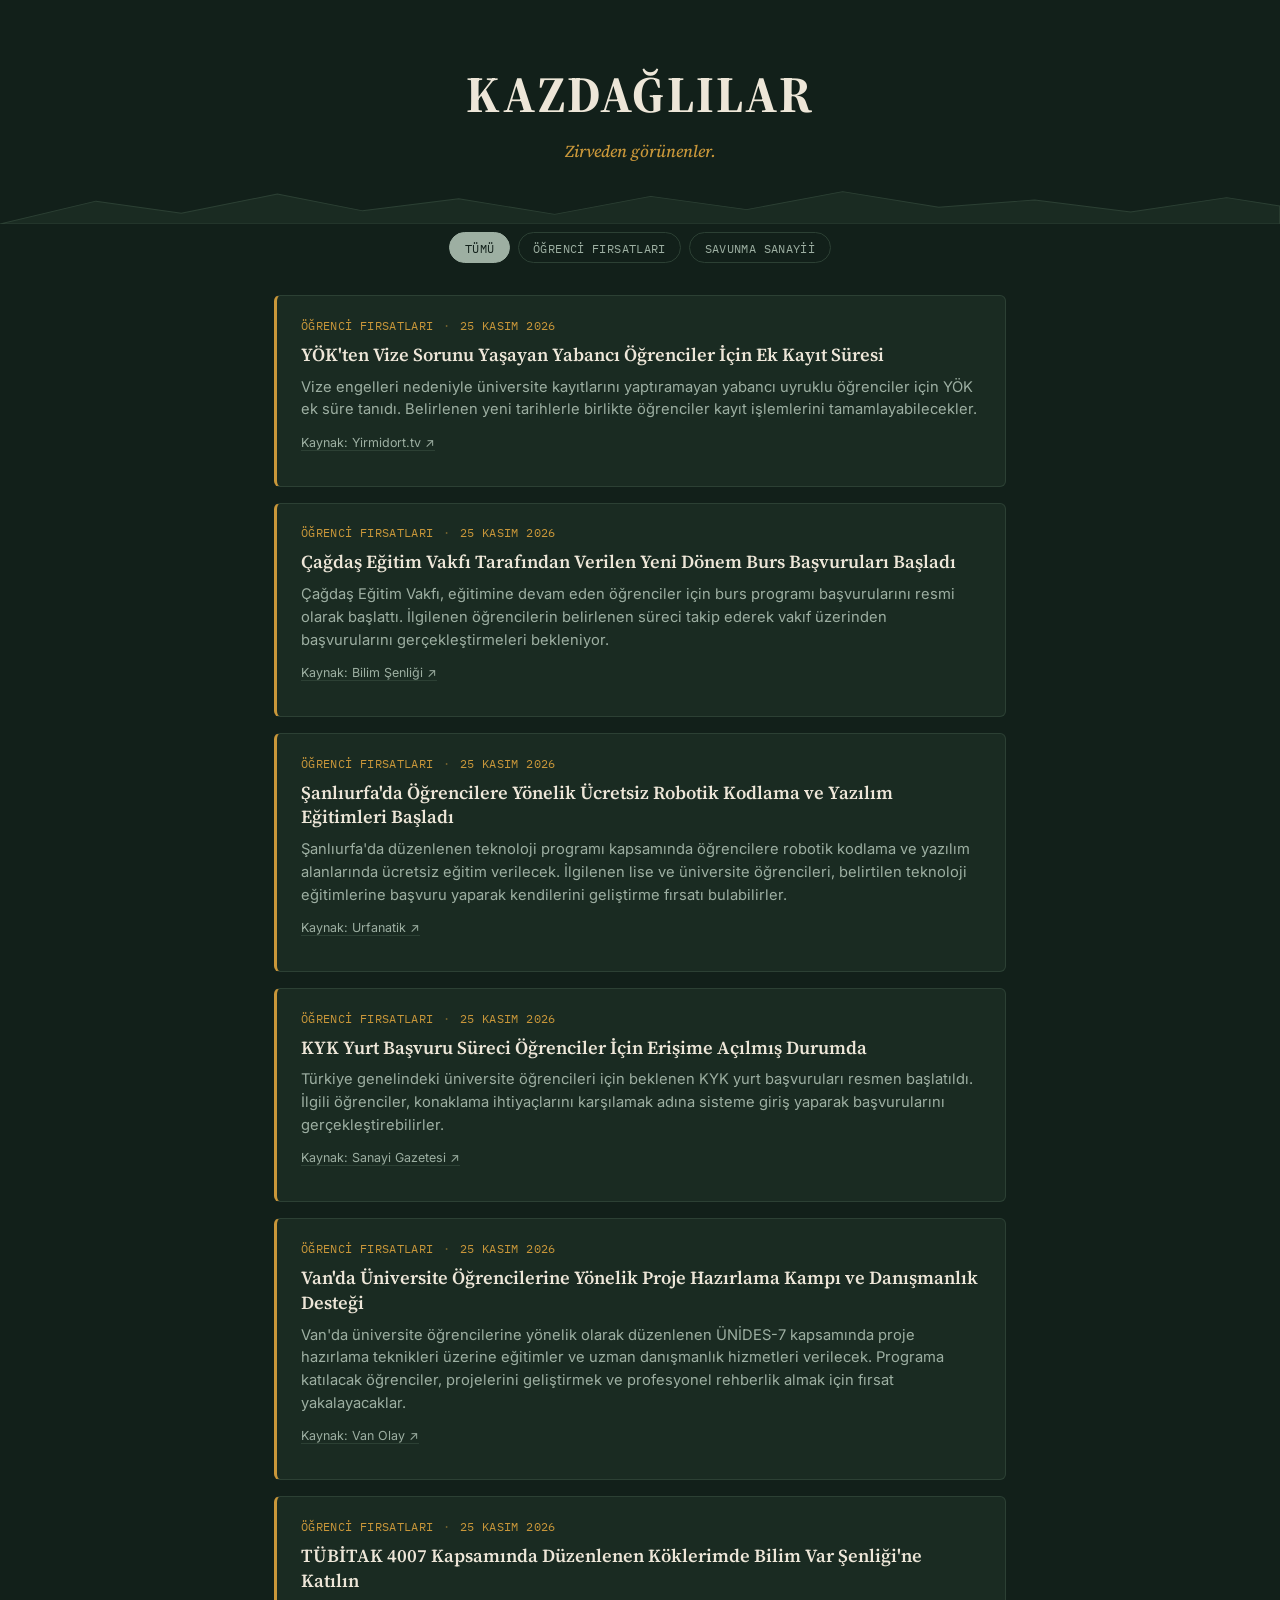
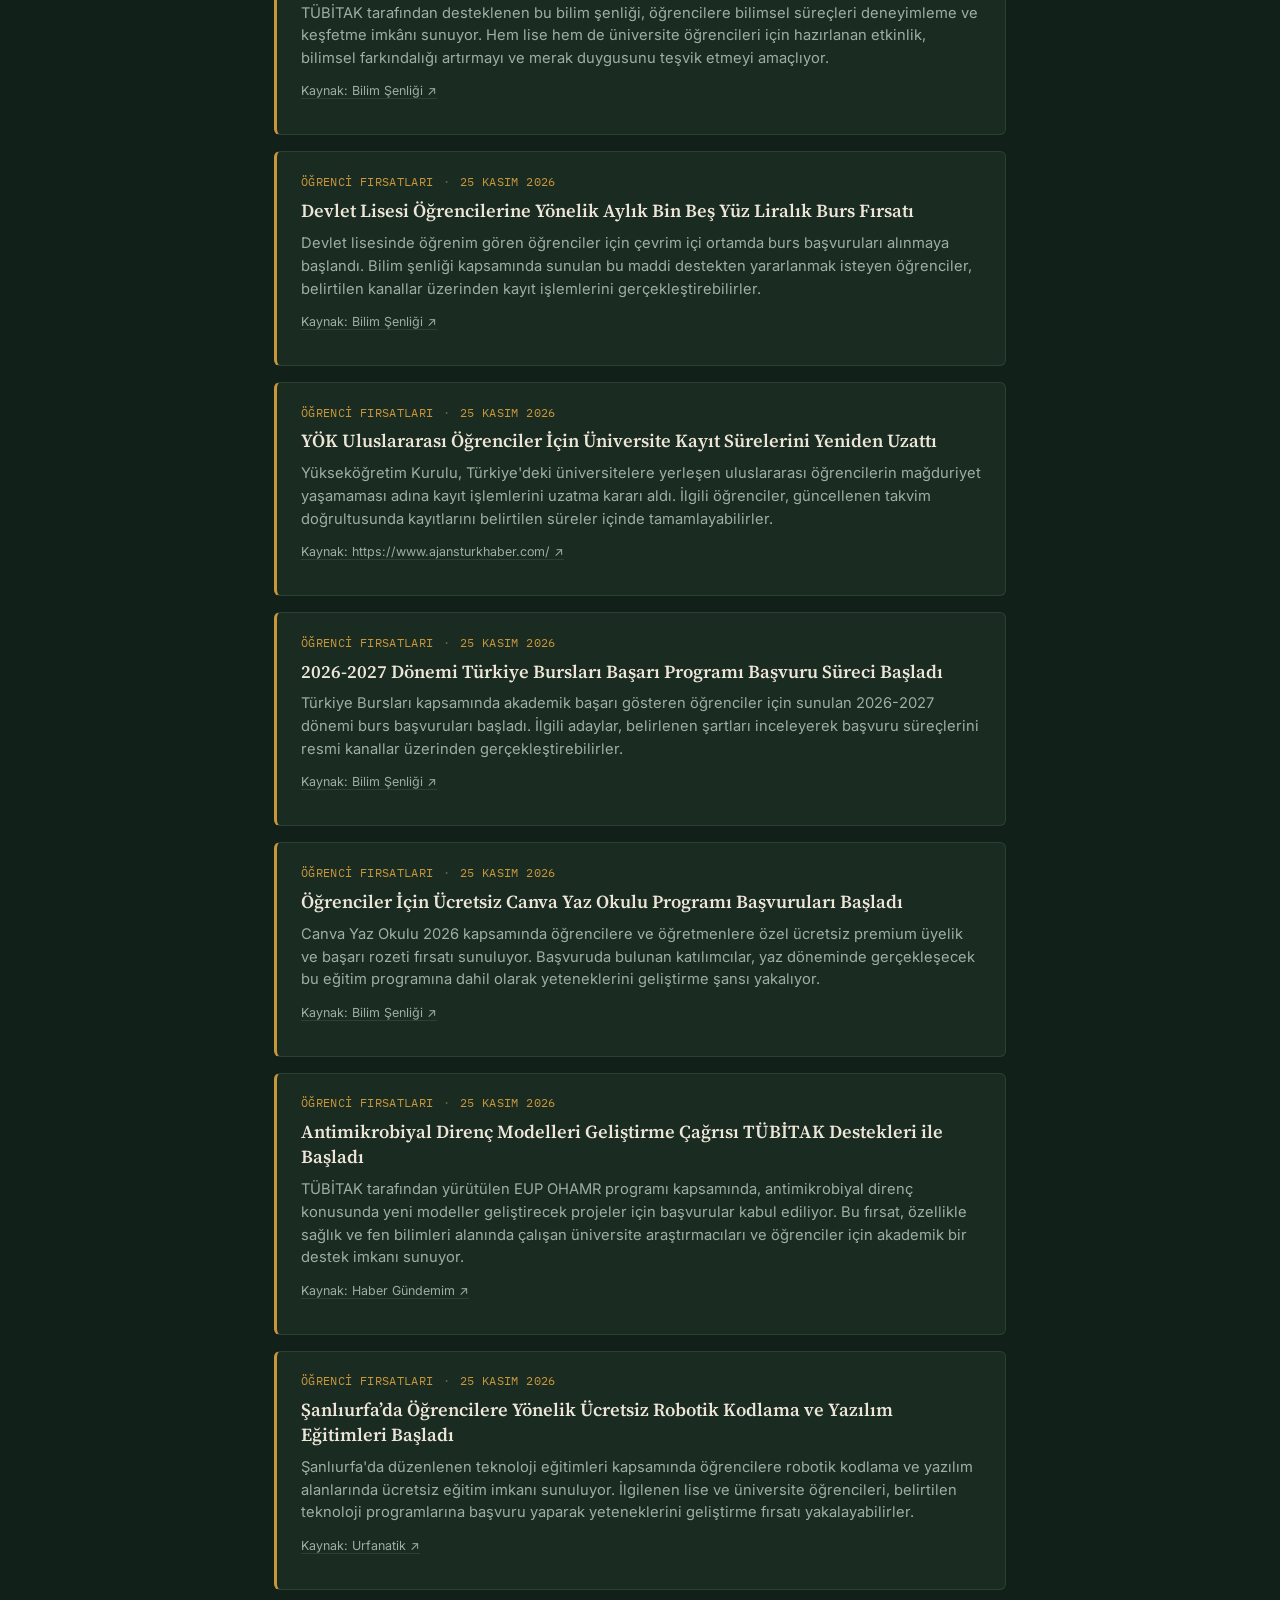
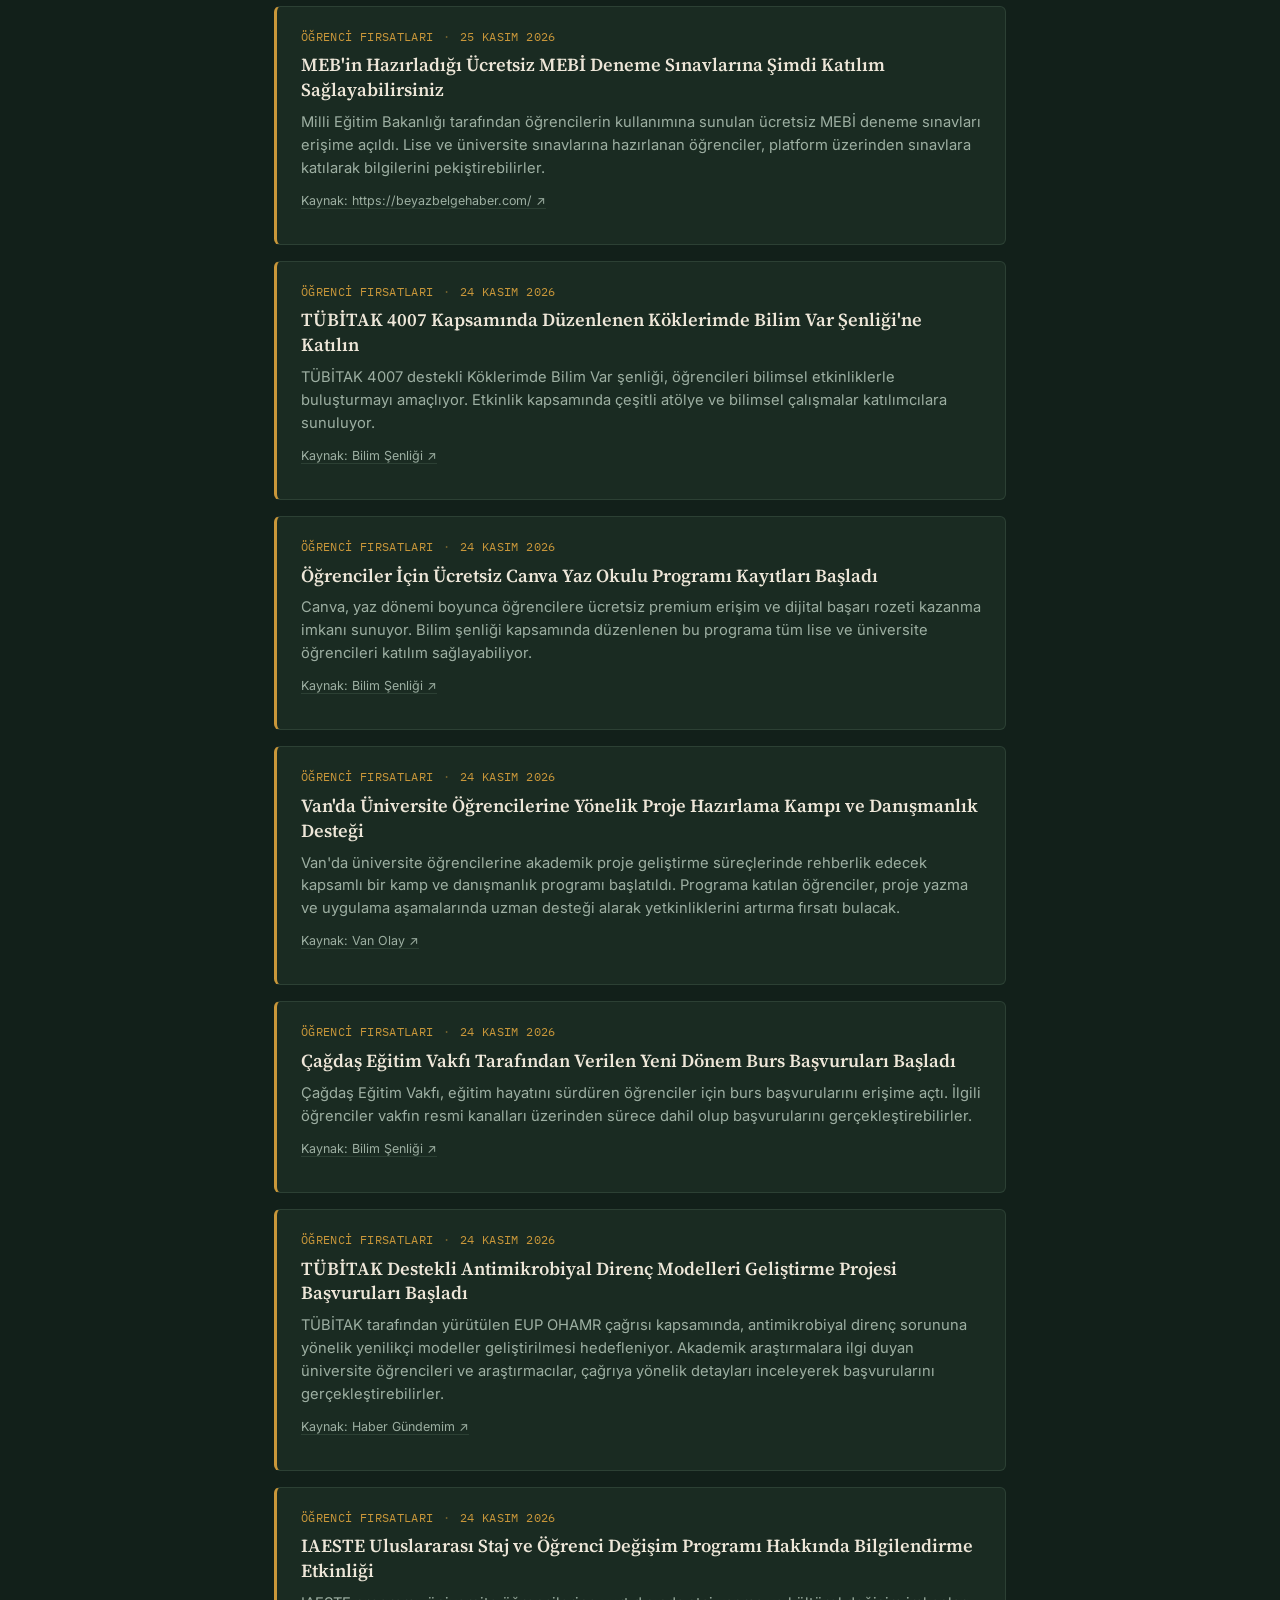
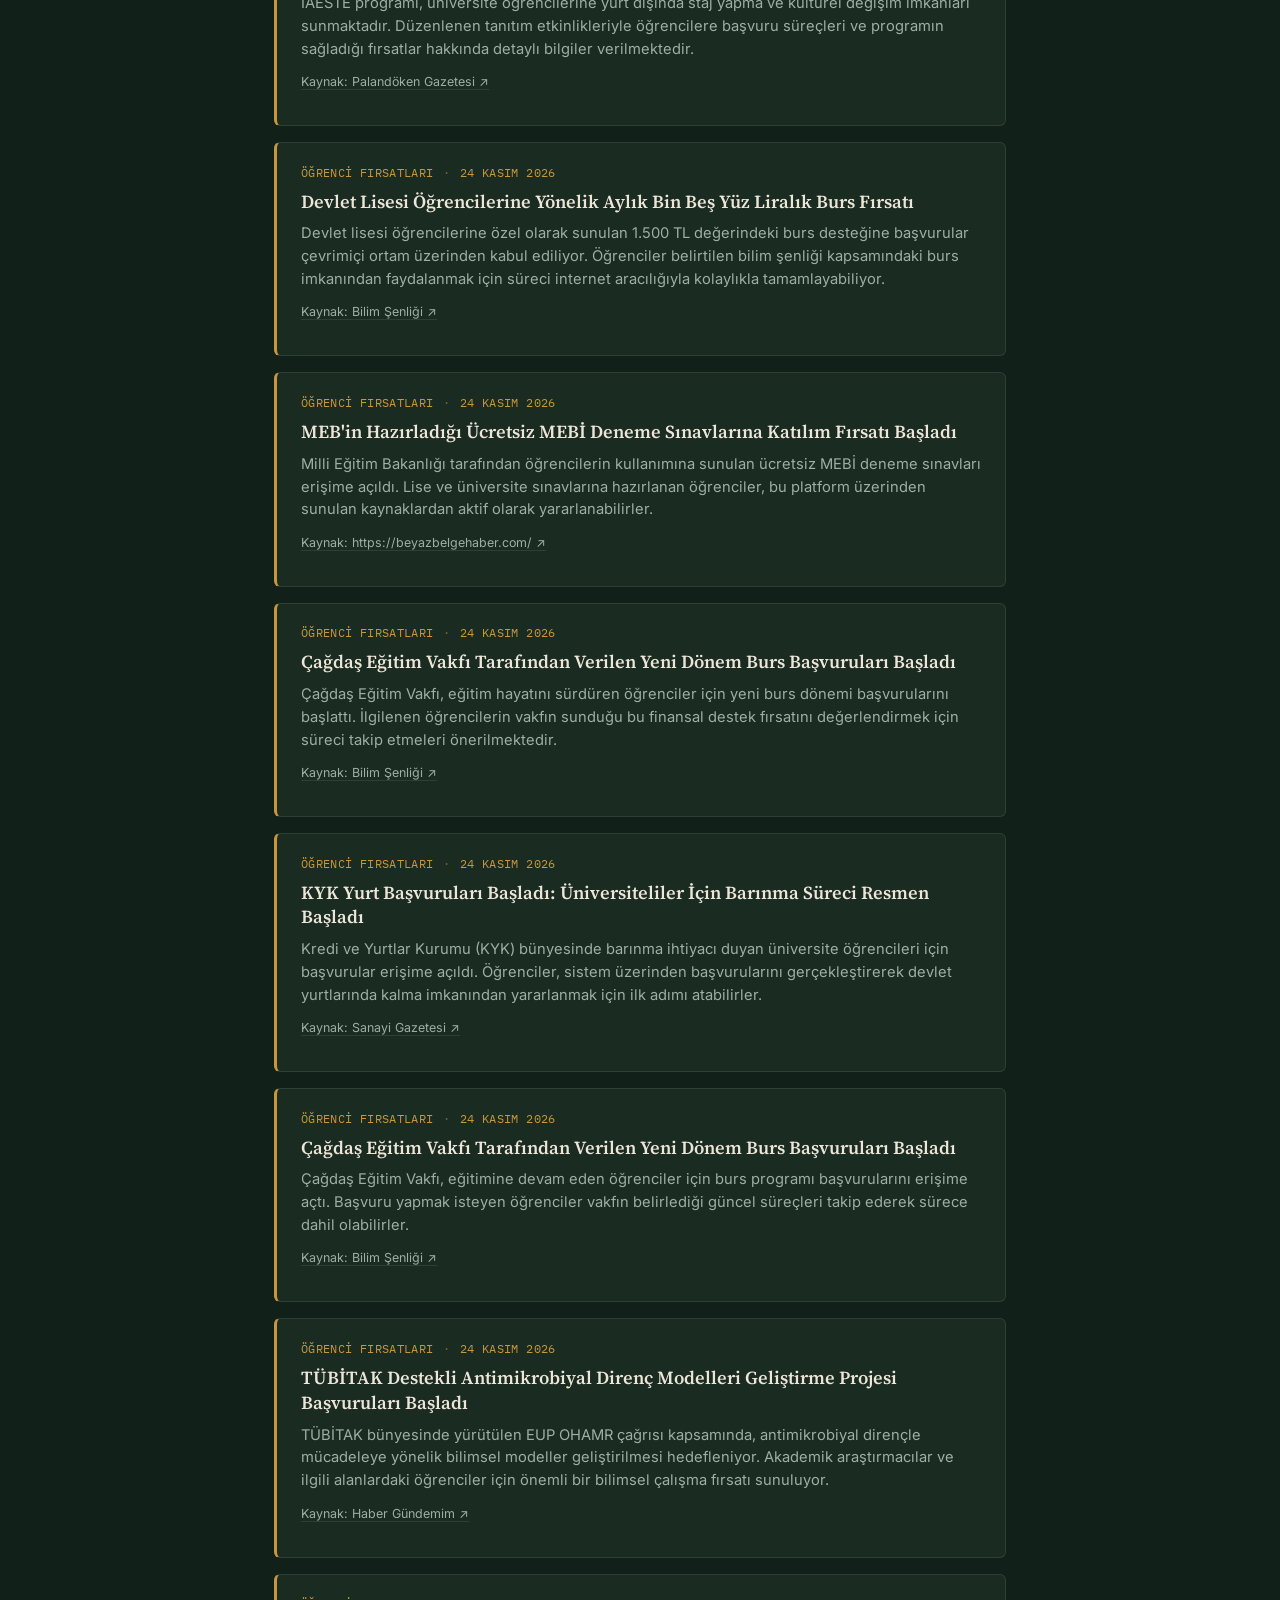
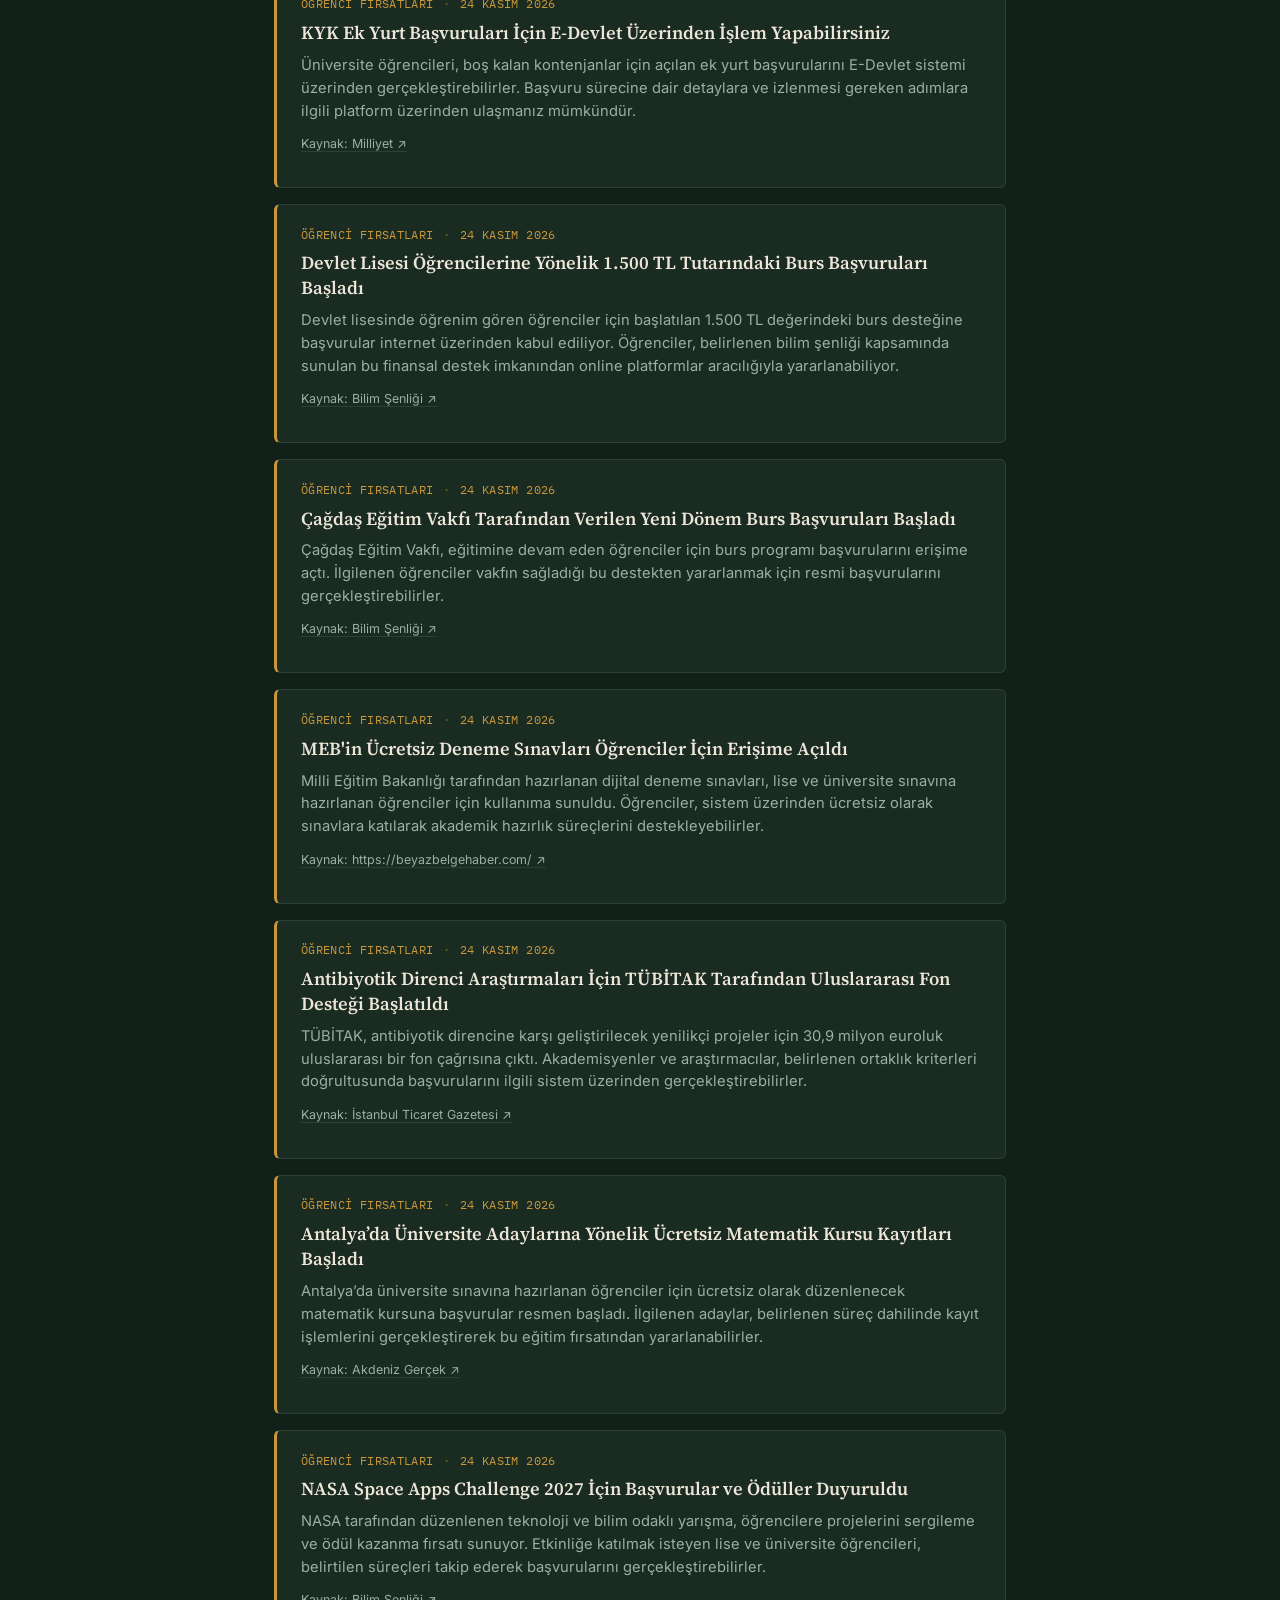
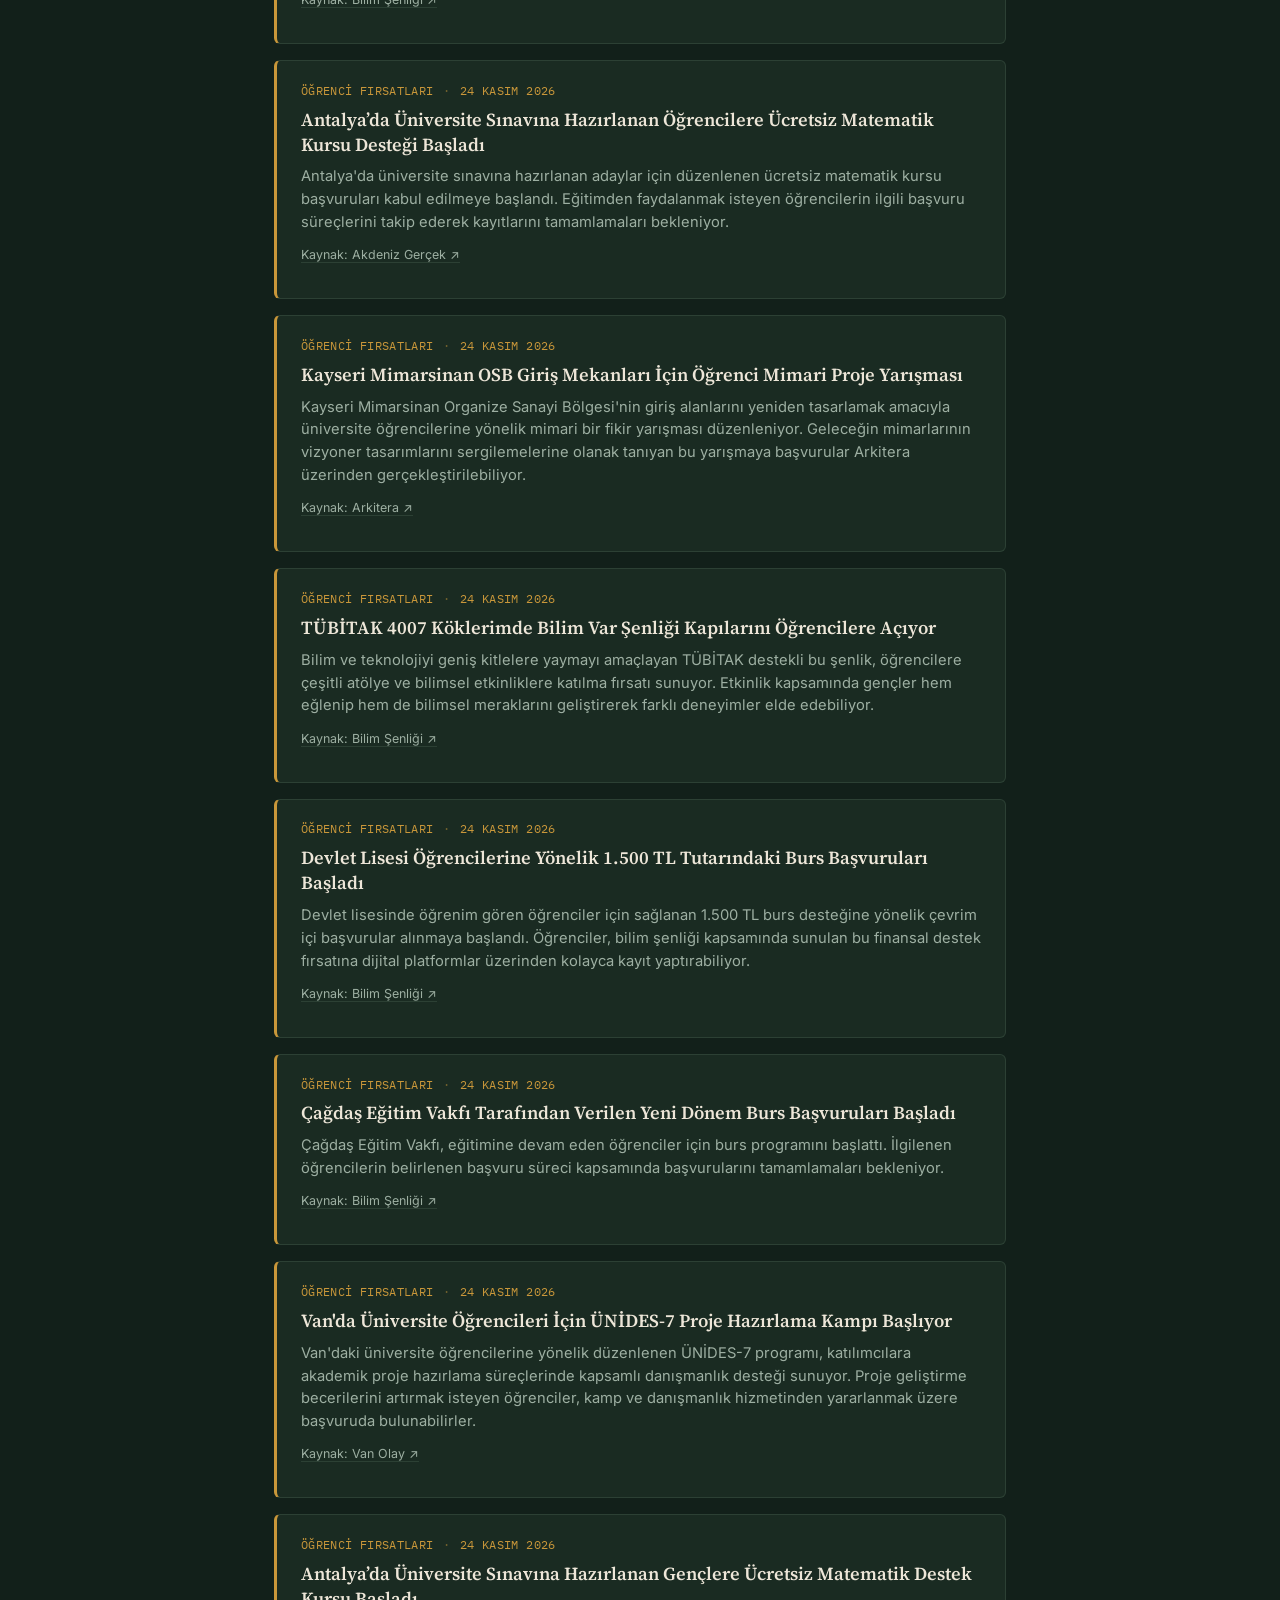
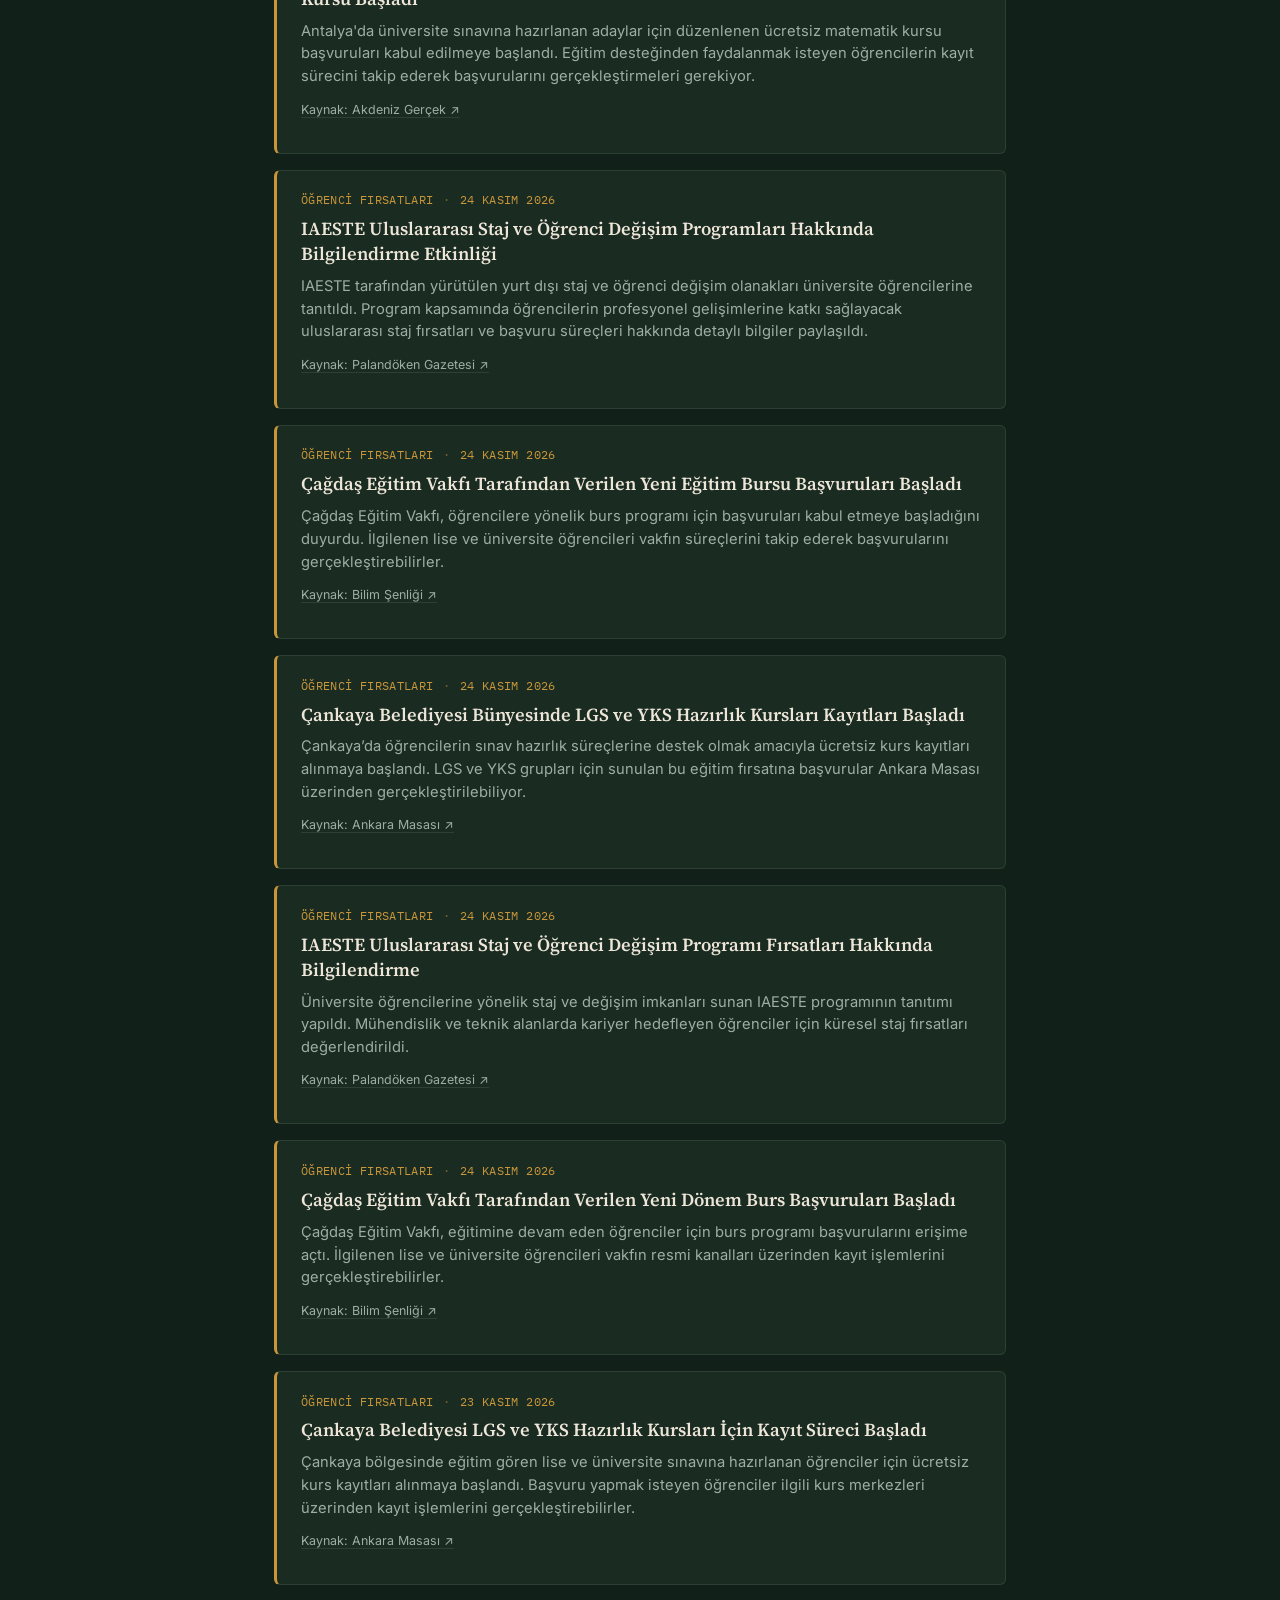
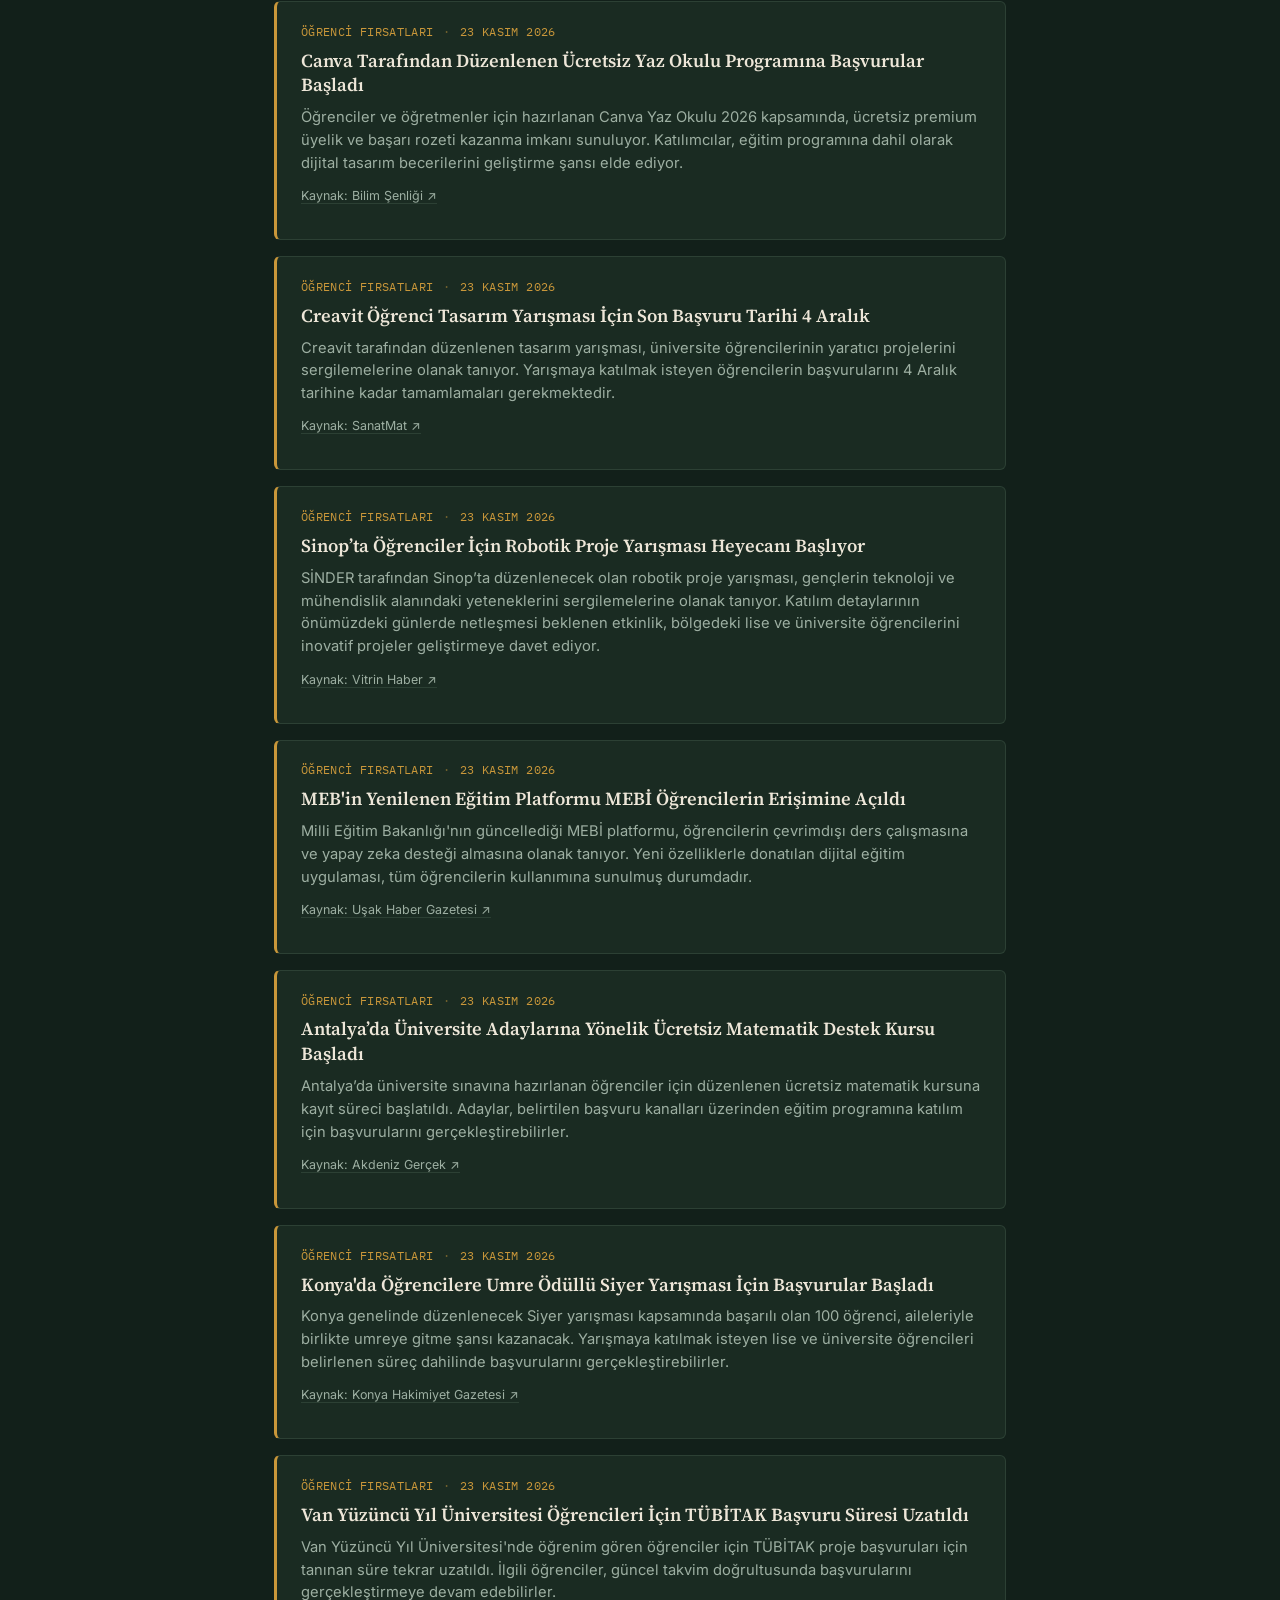
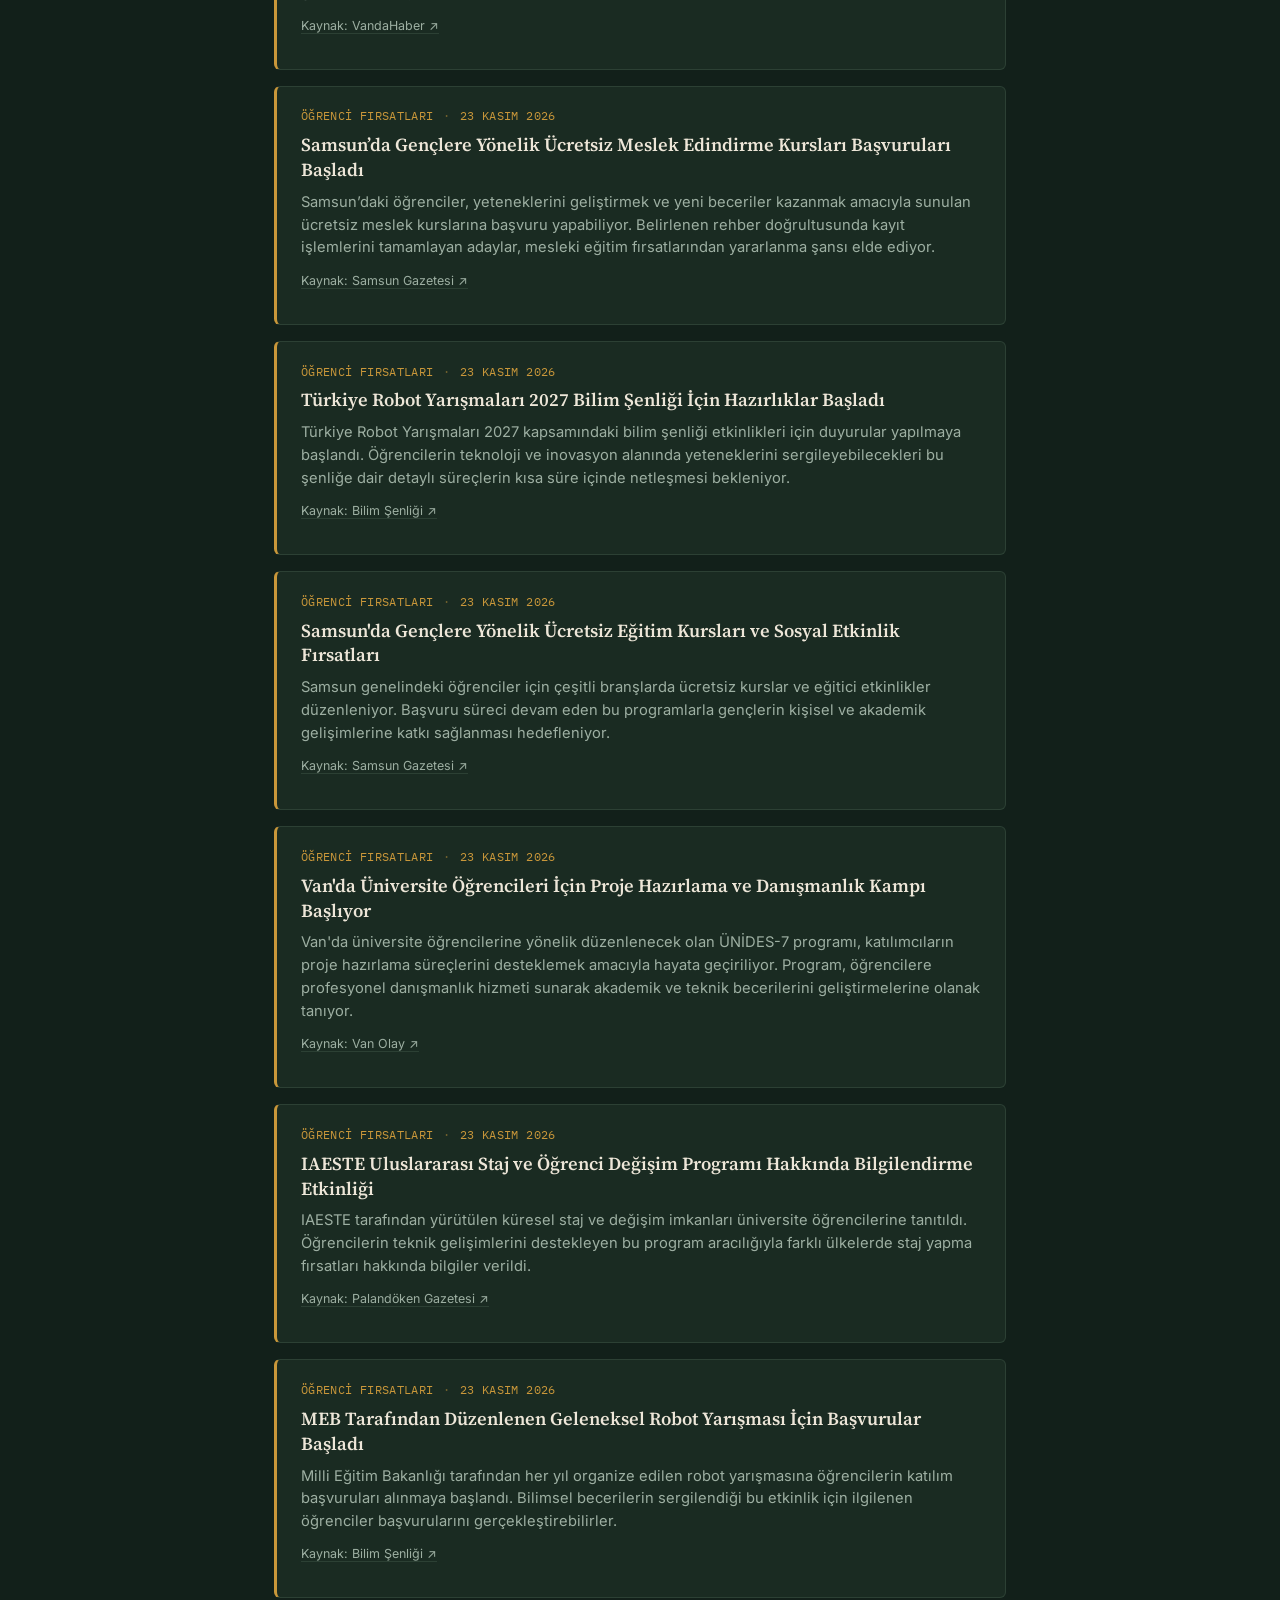
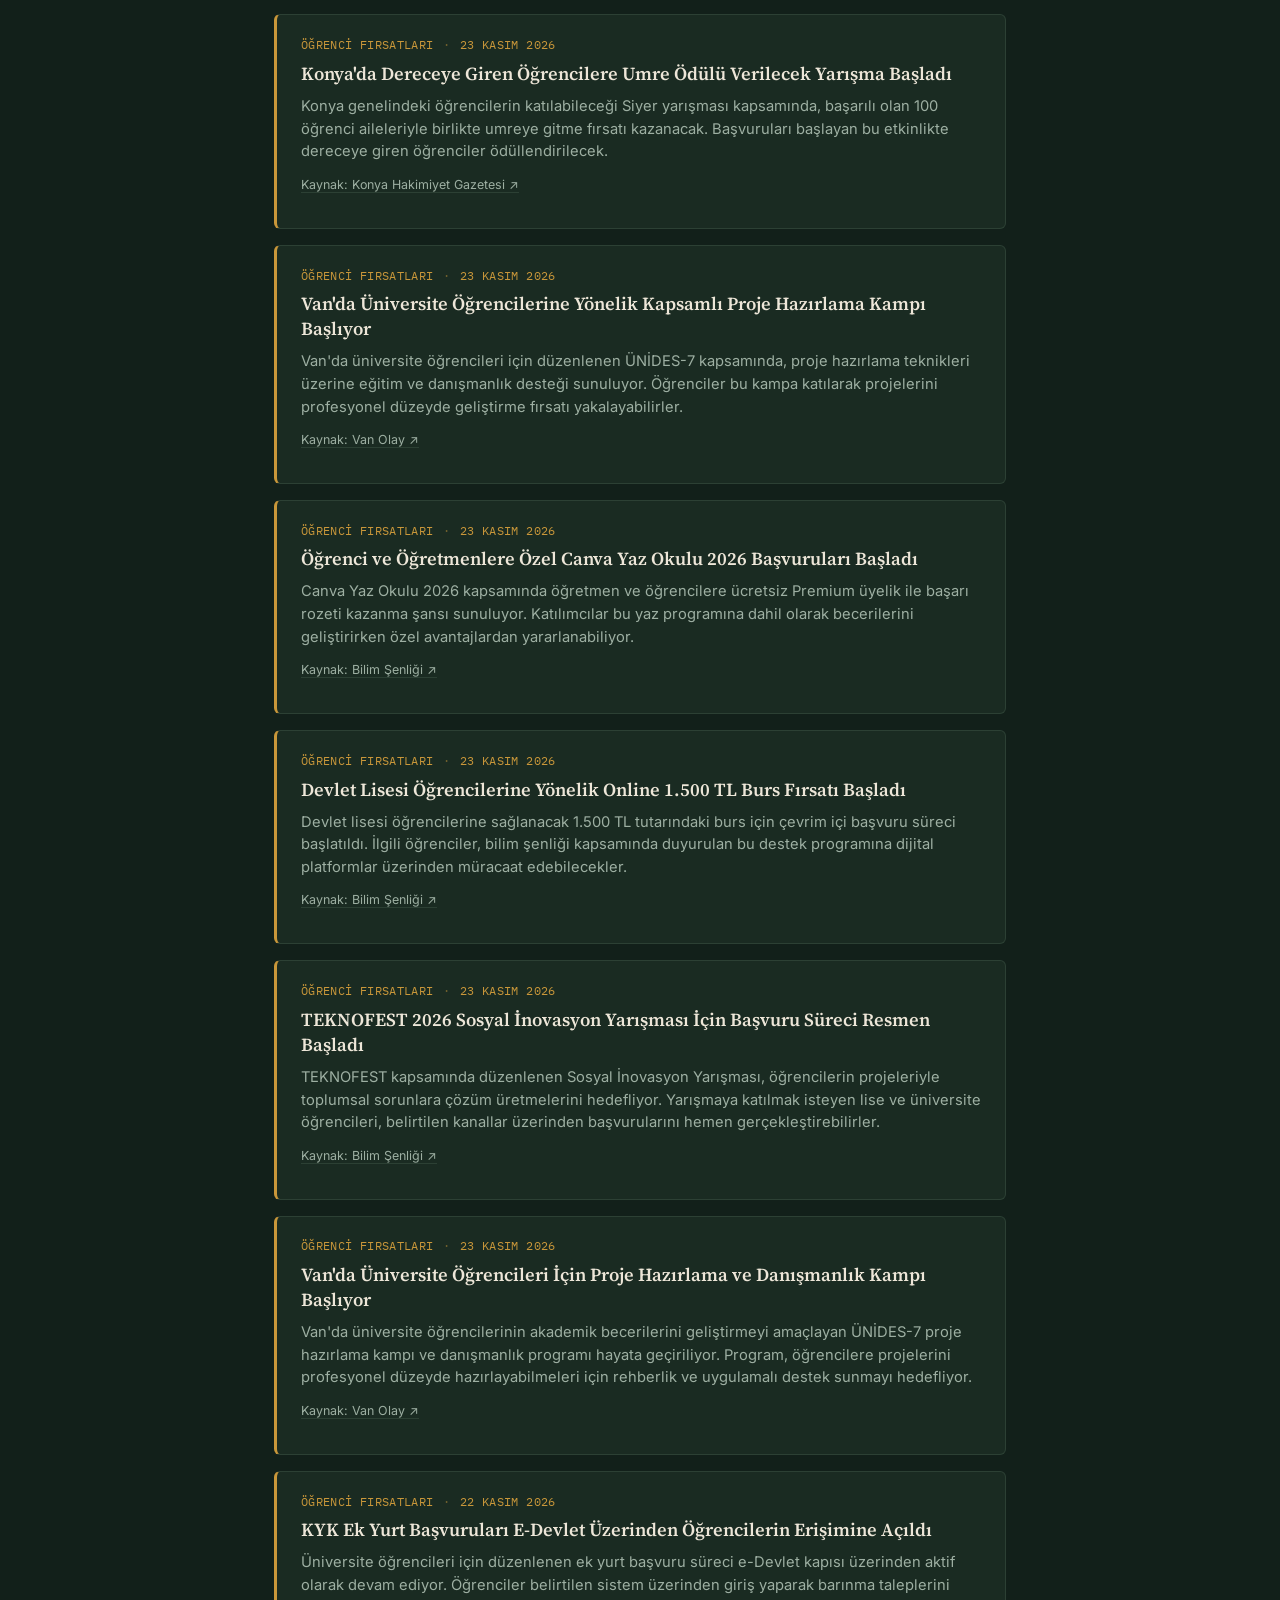
<file: index.html>
<!DOCTYPE html>
<html lang="tr">
<head>
<meta charset="UTF-8">
<meta name="viewport" content="width=device-width, initial-scale=1.0">
<title>Kazdağlılar</title>
<meta name="description" content="Öğrenci fırsatları, savunma sanayii ve daha fazlası — zirveden görünenler.">
<link rel="preconnect" href="https://fonts.googleapis.com">
<link rel="preconnect" href="https://fonts.gstatic.com" crossorigin>
<link href="https://fonts.googleapis.com/css2?family=Source+Serif+4:ital,opsz,wght@0,8..60,400;0,8..60,600;0,8..60,700;1,8..60,500&family=Inter:wght@400;500;600&family=IBM+Plex+Mono:wght@400;500&display=swap" rel="stylesheet">
<link rel="stylesheet" href="style.css">
</head>
<body>

<header class="masthead">
  <div class="masthead-inner">
    <h1 class="wordmark">KAZDAĞLILAR</h1>
    <p class="tagline">Zirveden görünenler.</p>
  </div>
</header>

<svg class="ridge" viewBox="0 0 1200 60" preserveAspectRatio="none" aria-hidden="true">
  <polyline points="0,60 90,22 170,42 260,10 340,38 430,18 520,44 610,14 700,36 790,6 880,32 970,20 1060,40 1150,16 1200,30 1200,60 0,60" />
</svg>

<nav class="filters" id="filters" aria-label="Kategori filtreleri">
  <!-- JS ile doldurulacak -->
</nav>

<main id="feed" class="feed" aria-live="polite">
  <!-- JS ile doldurulacak -->
</main>

<footer class="site-footer">
  <p>Kazdağlılar &middot; içerikler otomatik olarak derlenir ve yayınlanır.</p>
</footer>

<script src="script.js"></script>
</body>
</html>
</file>
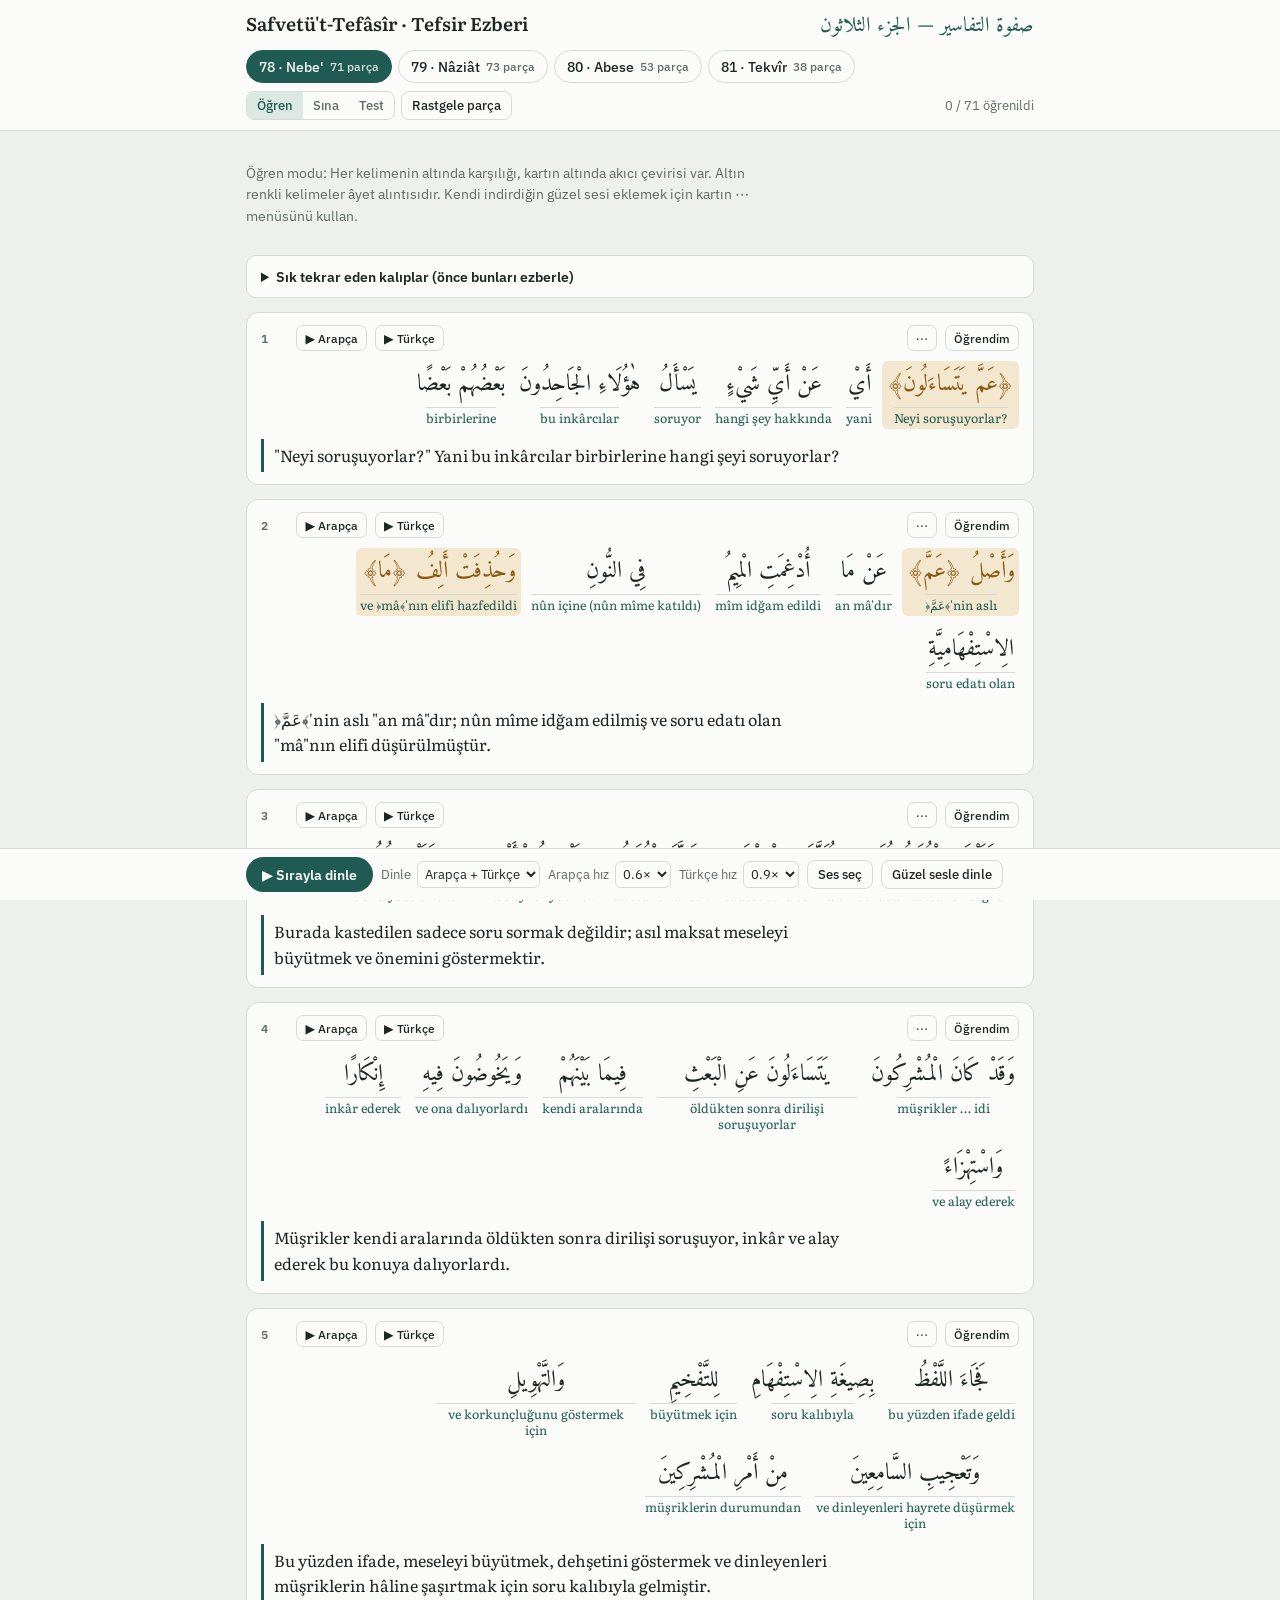
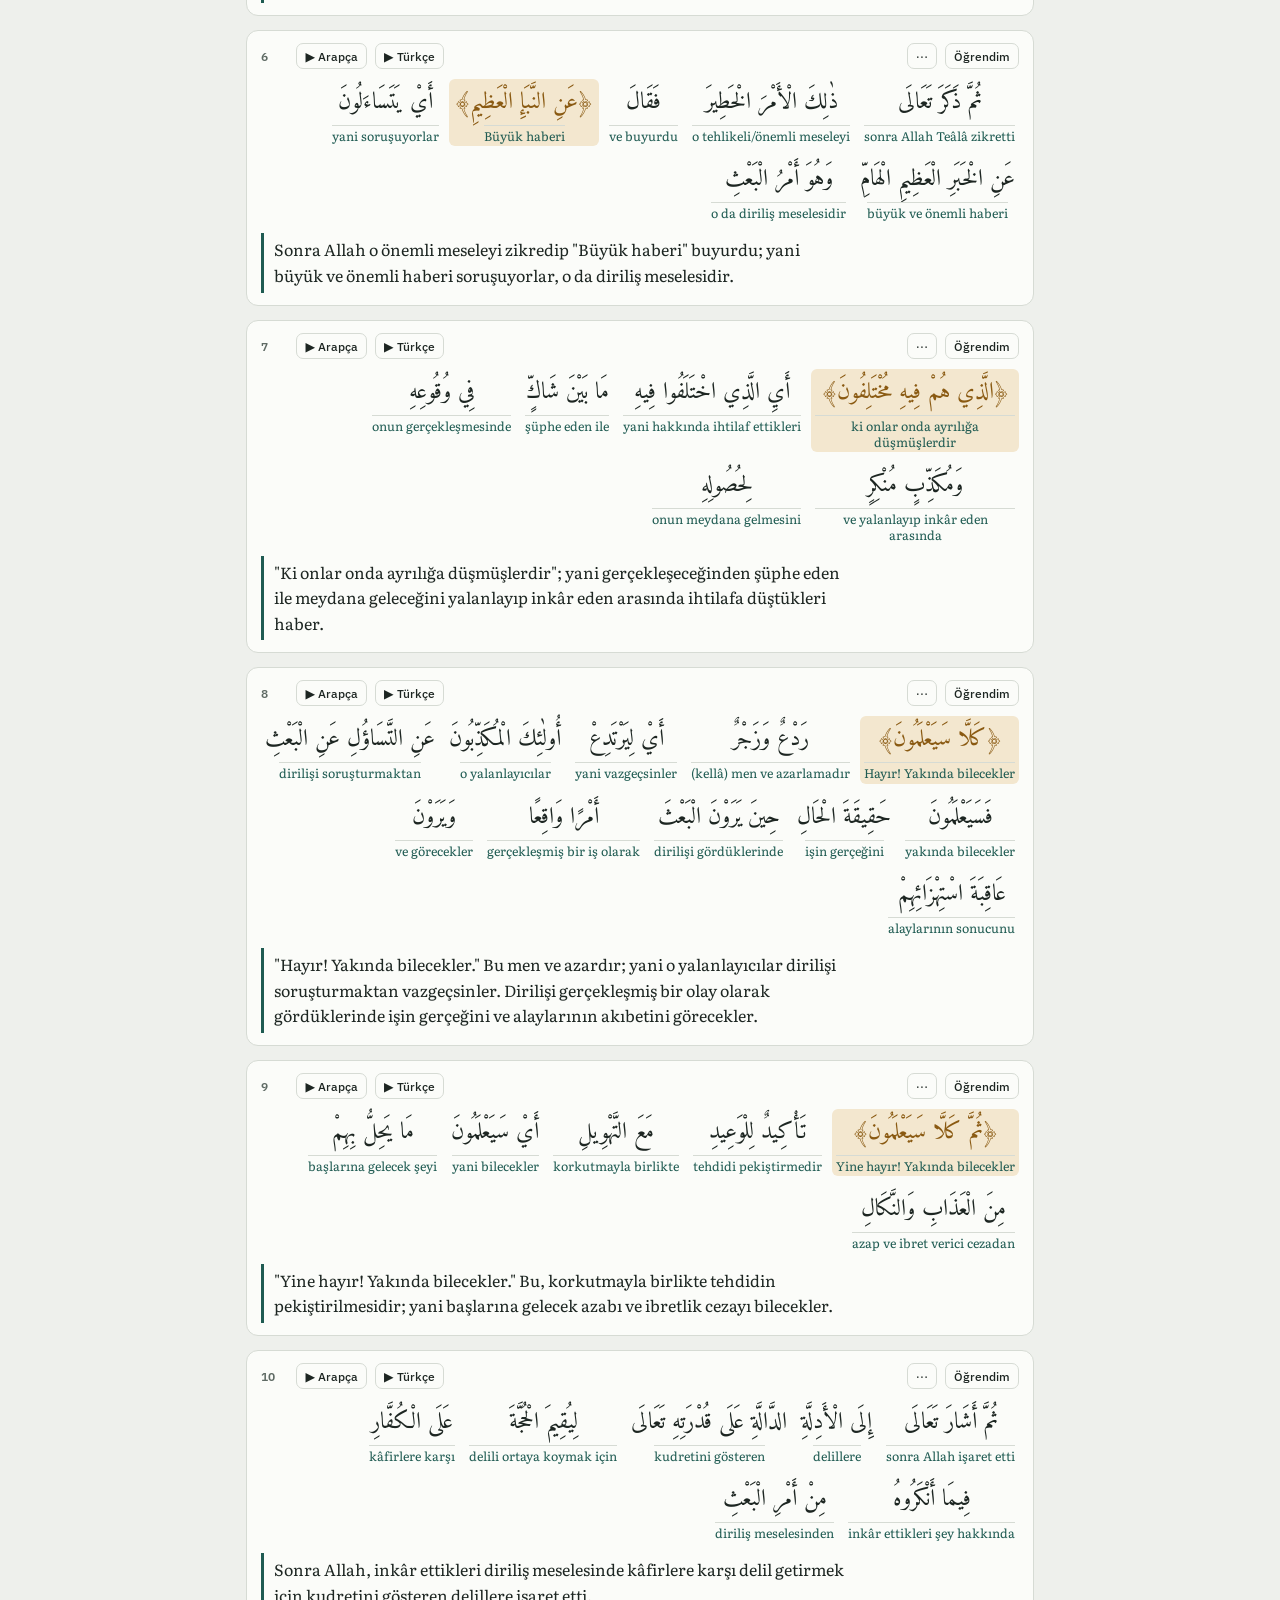
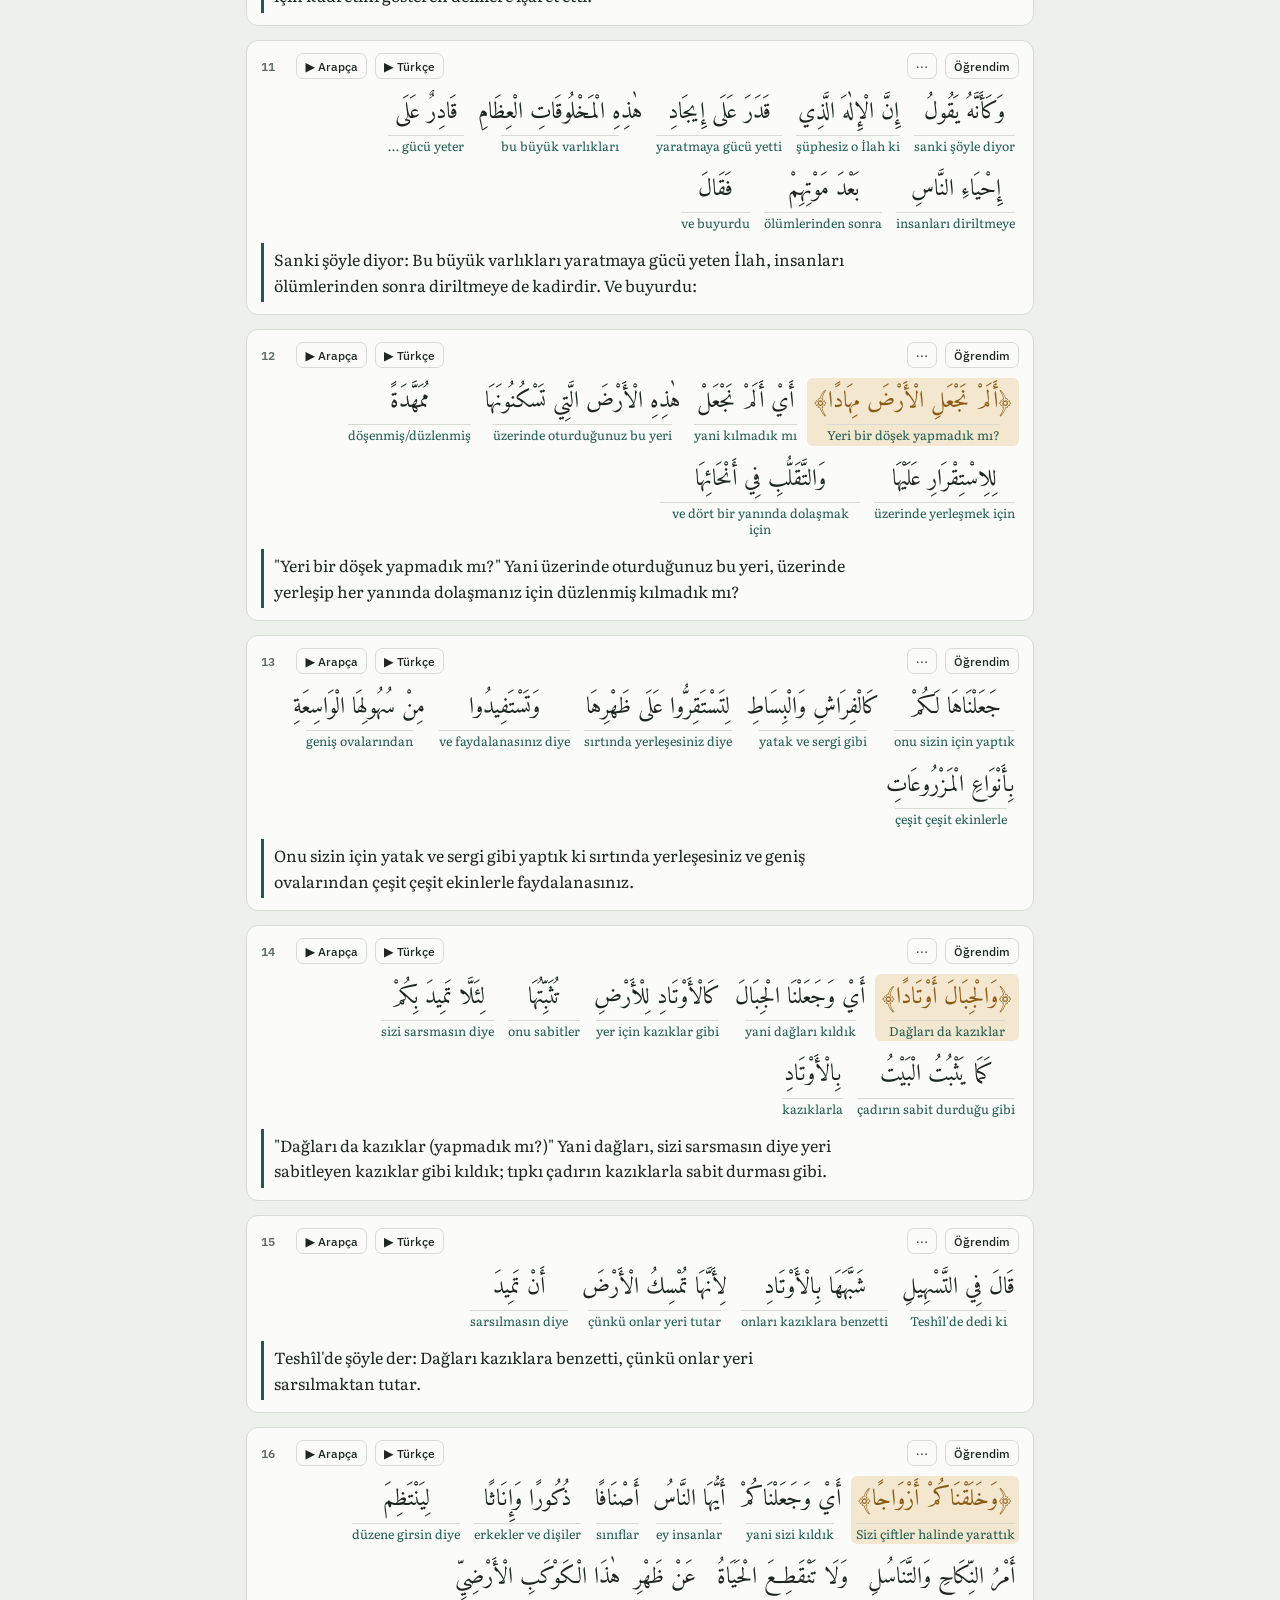
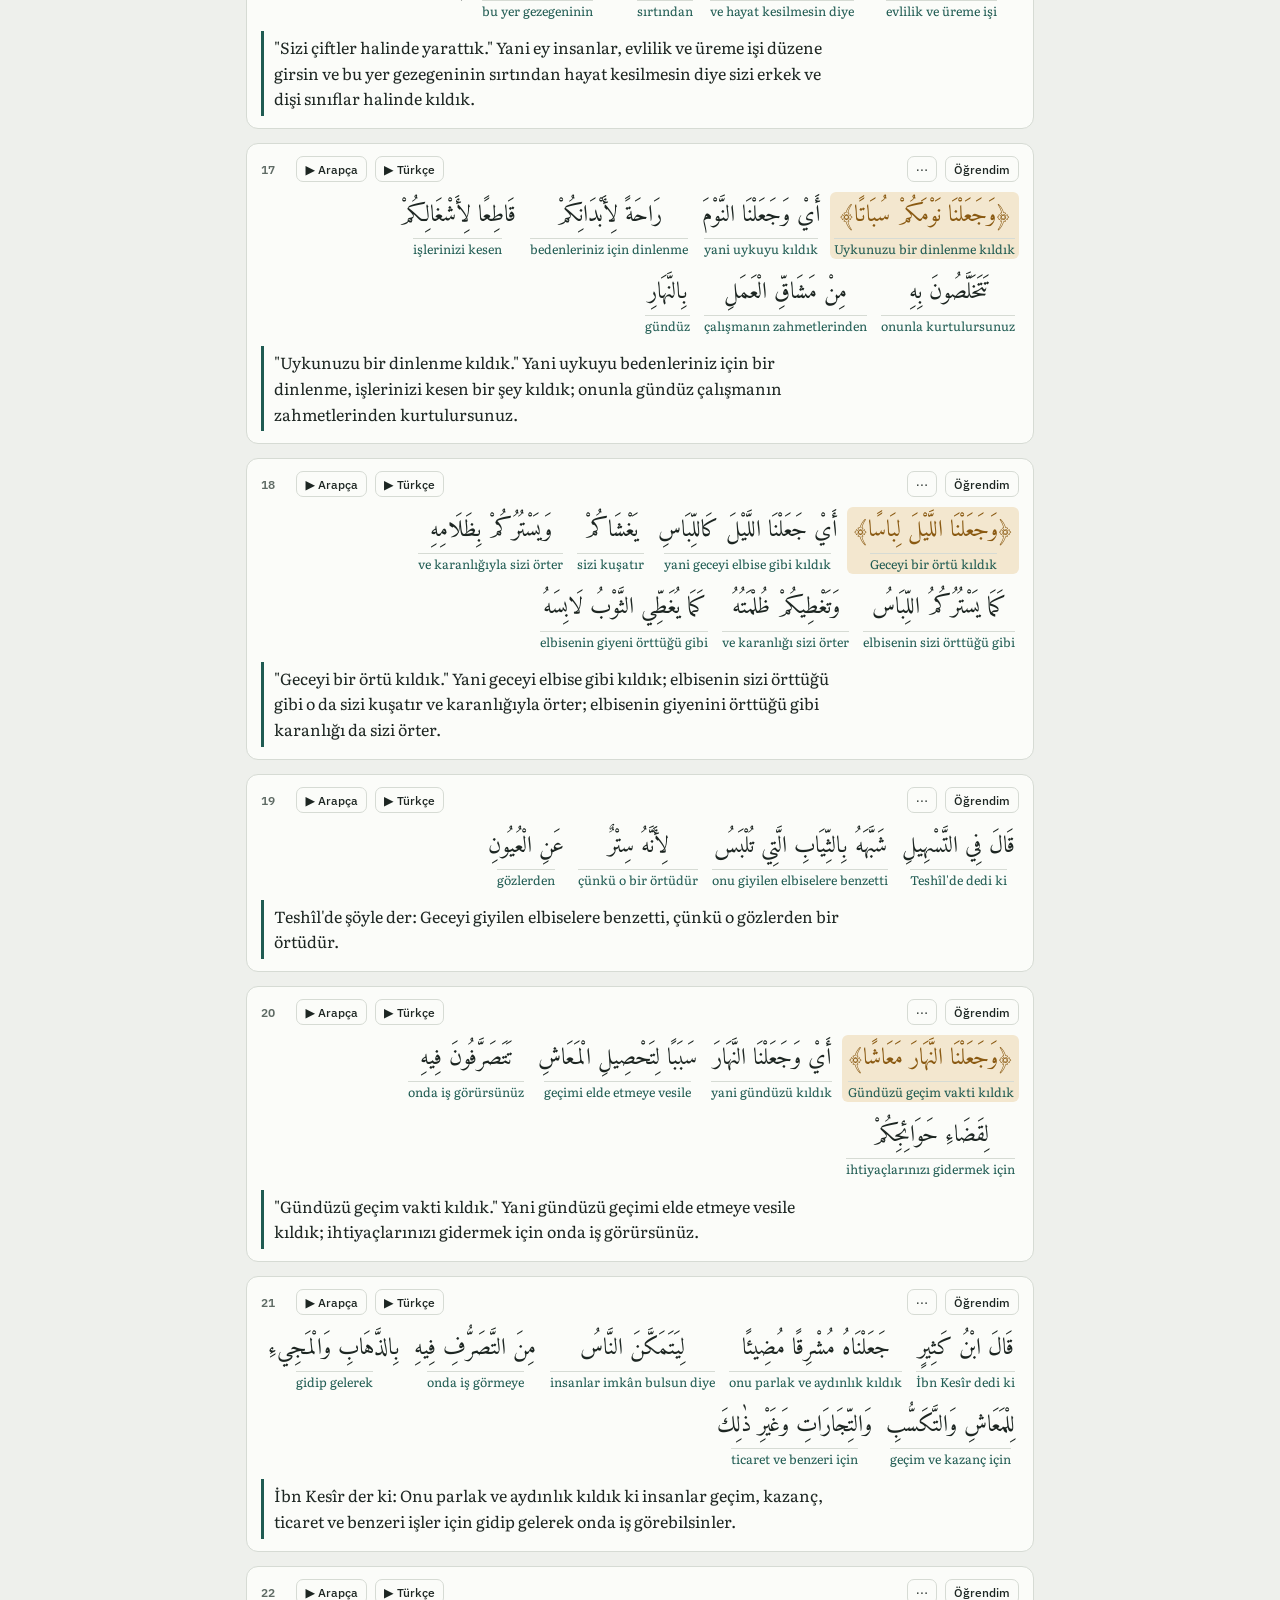
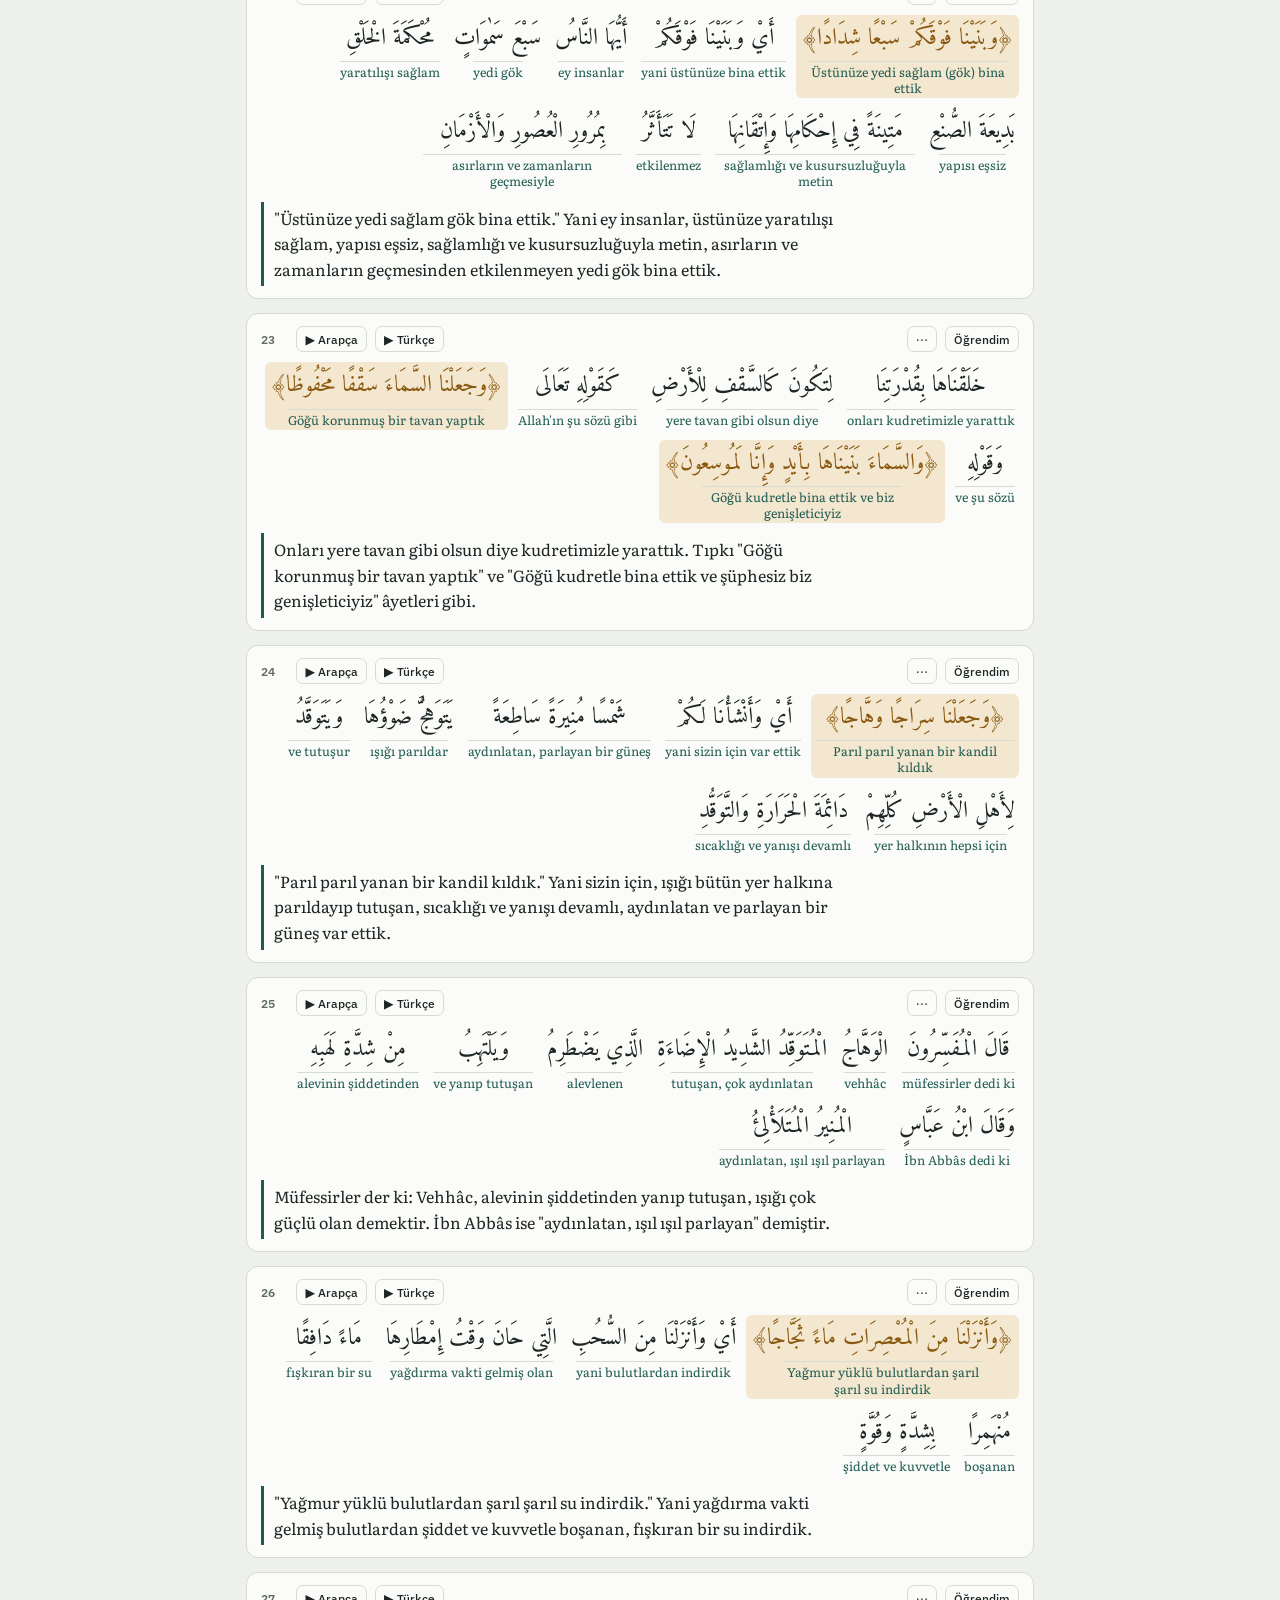
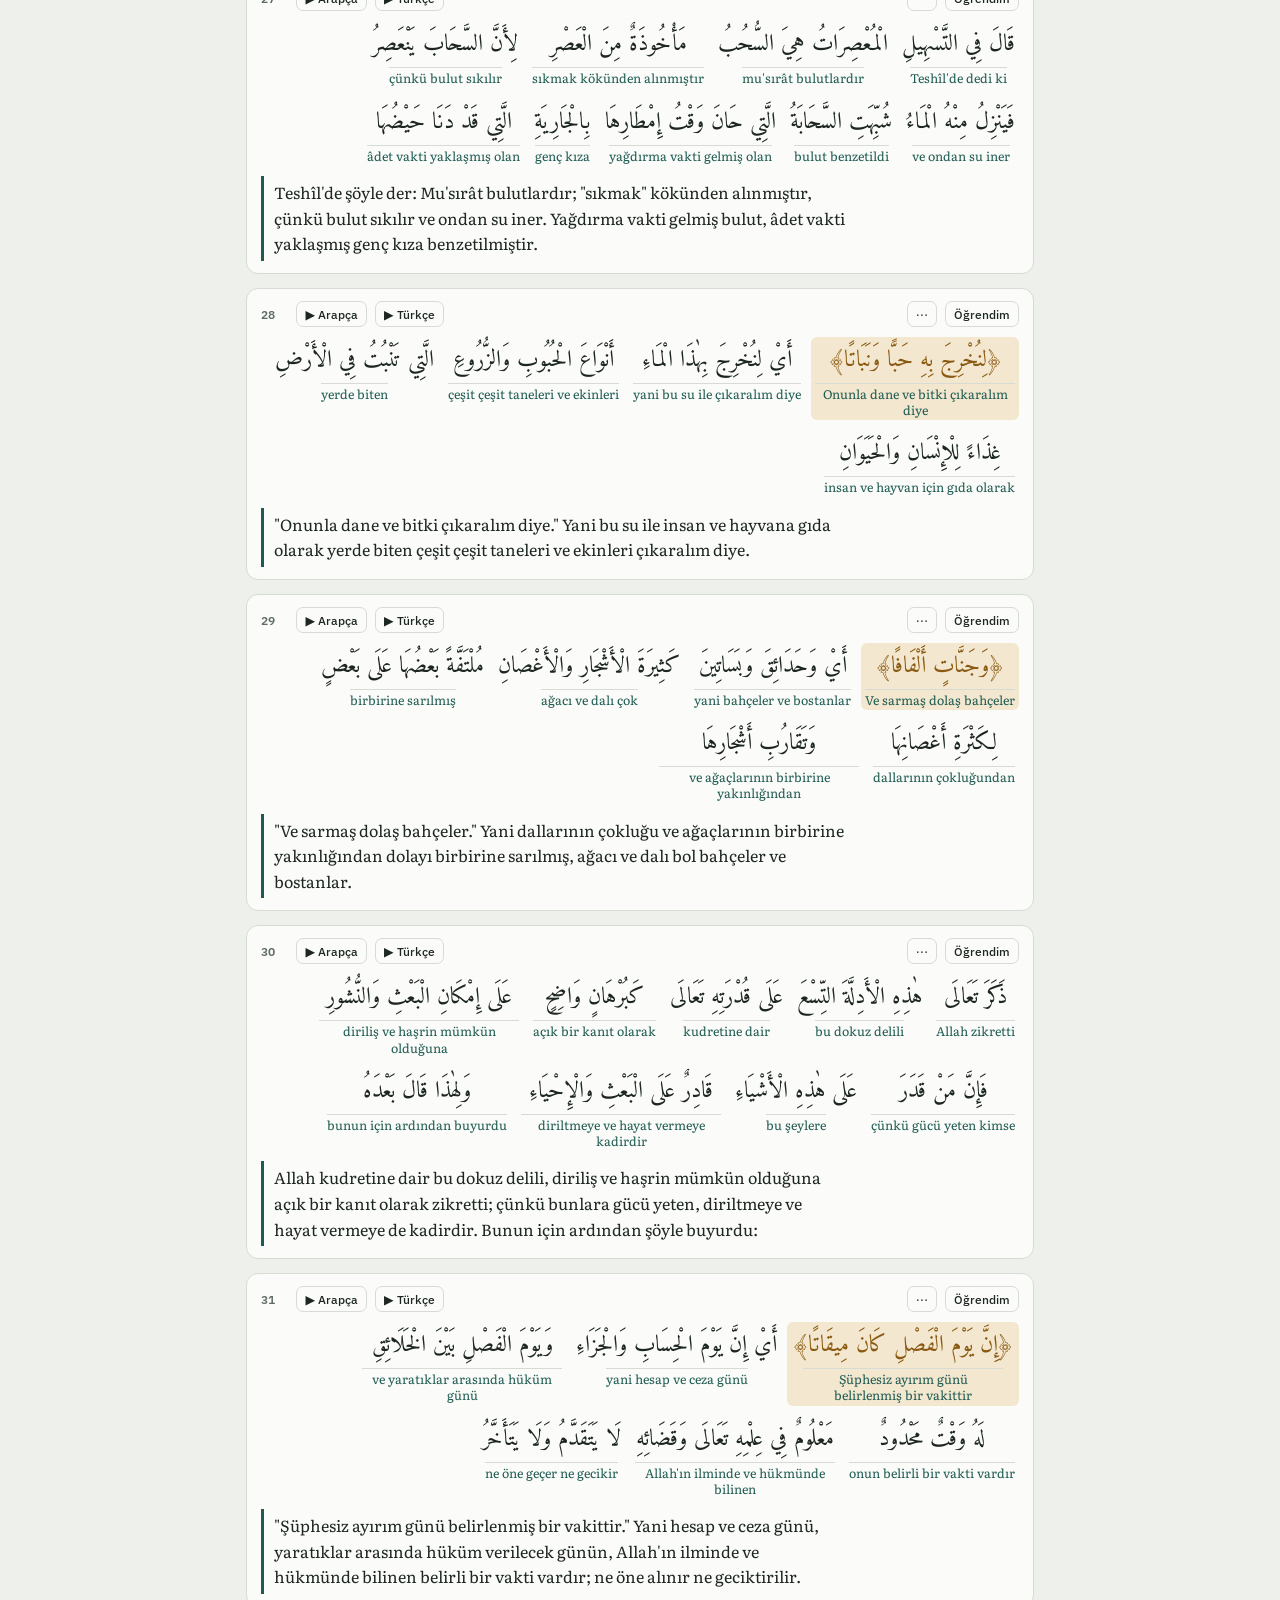
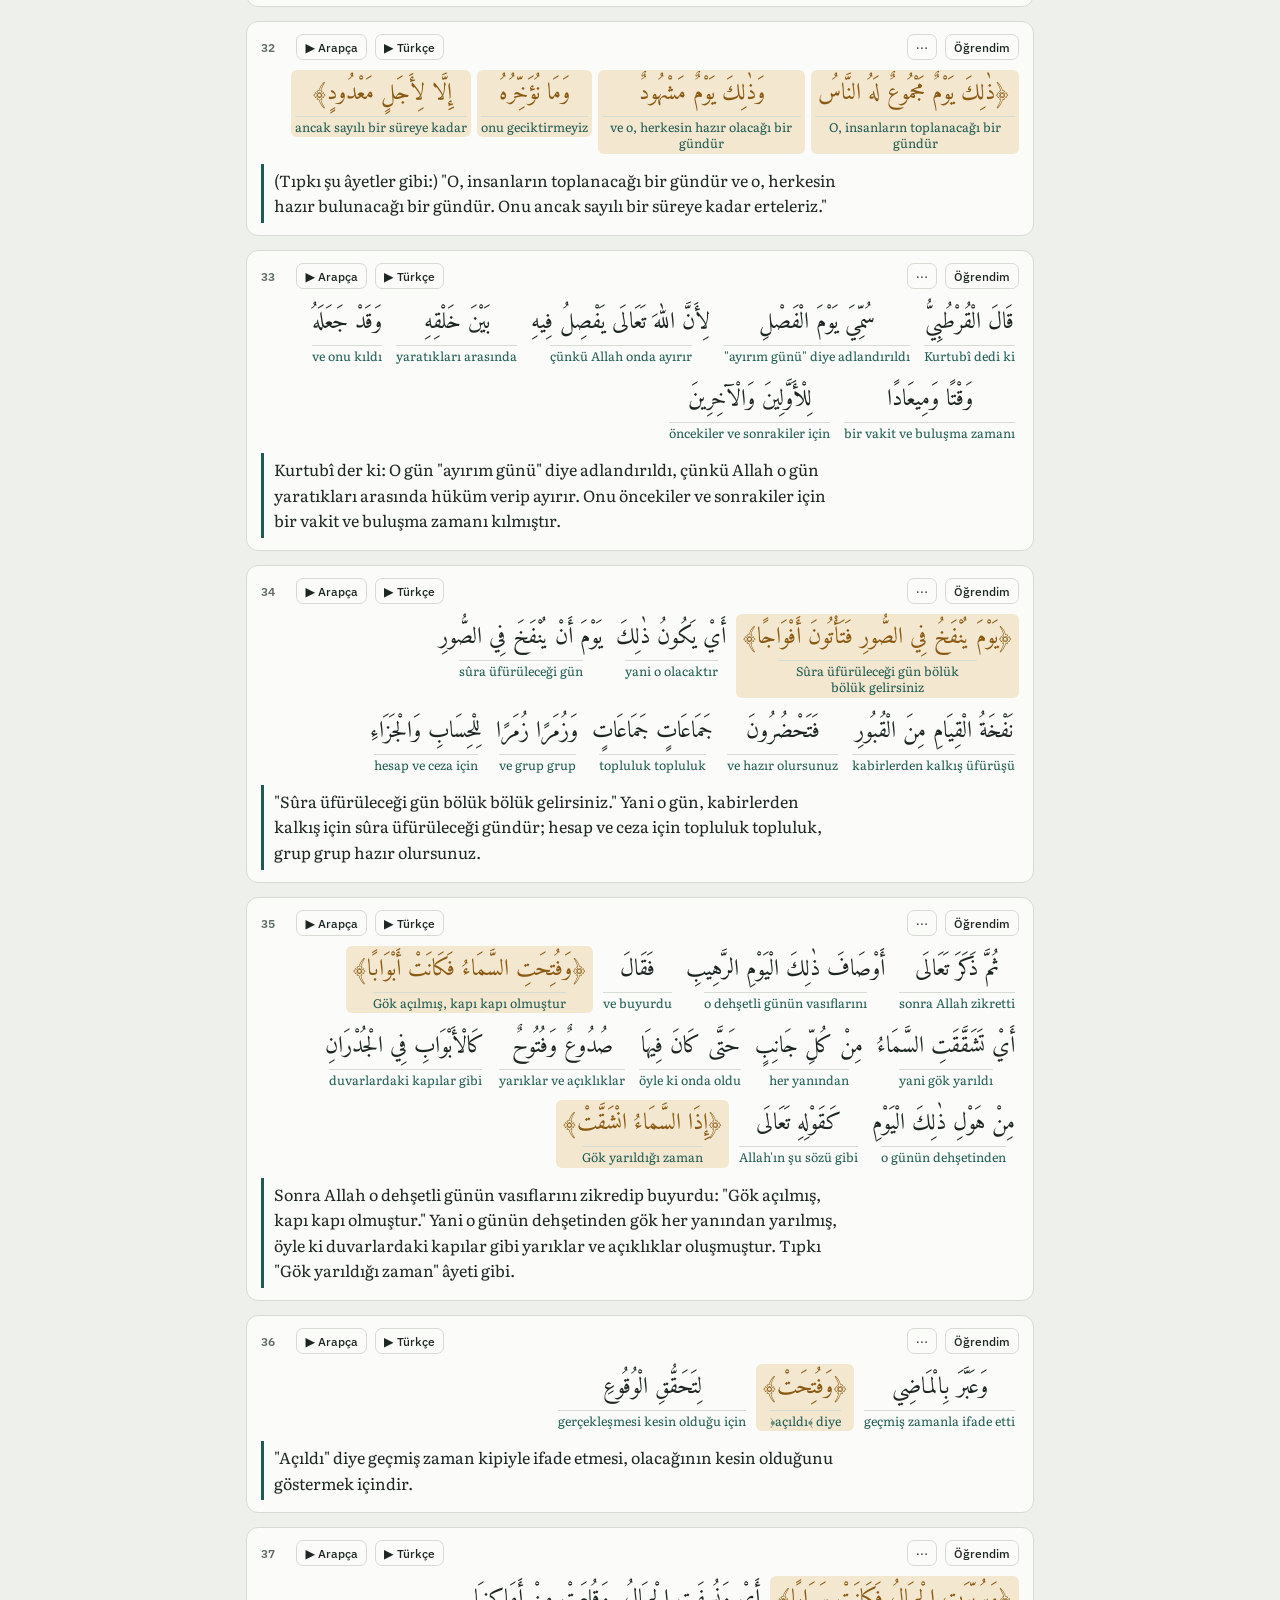
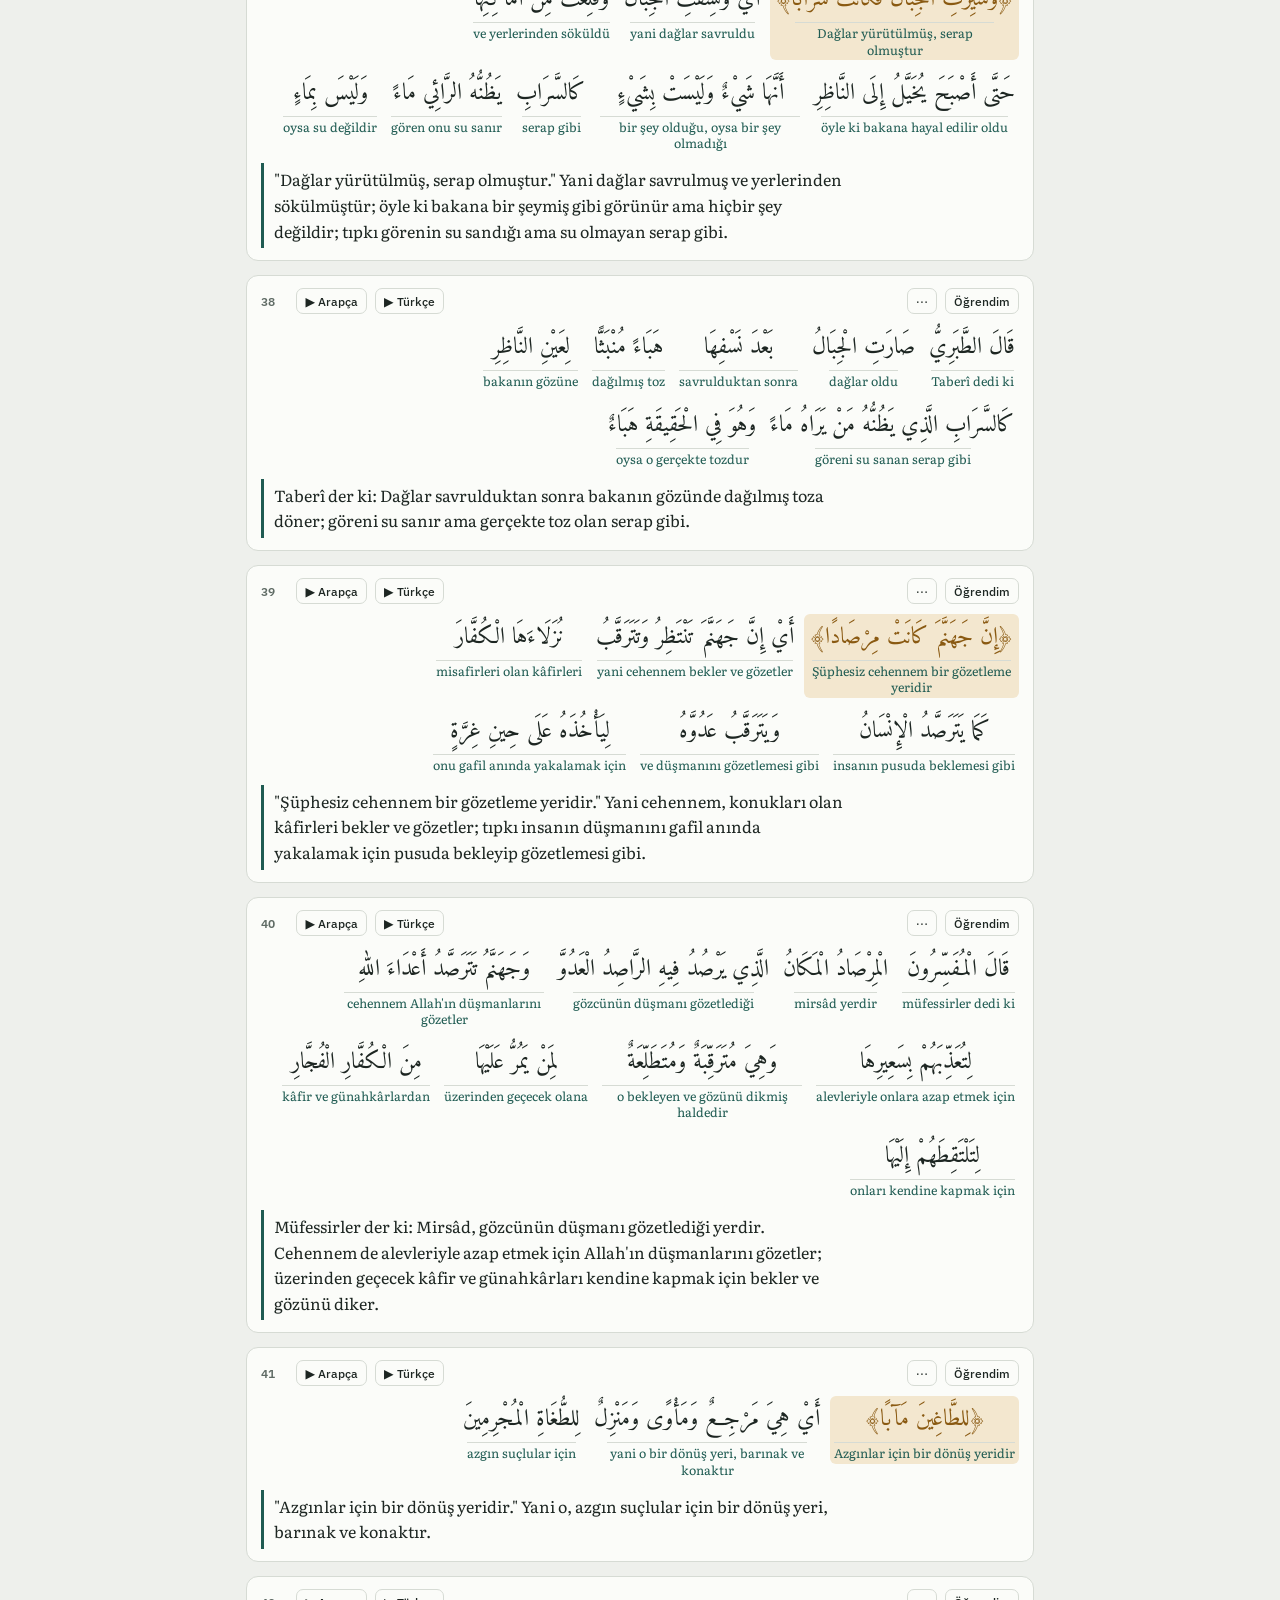
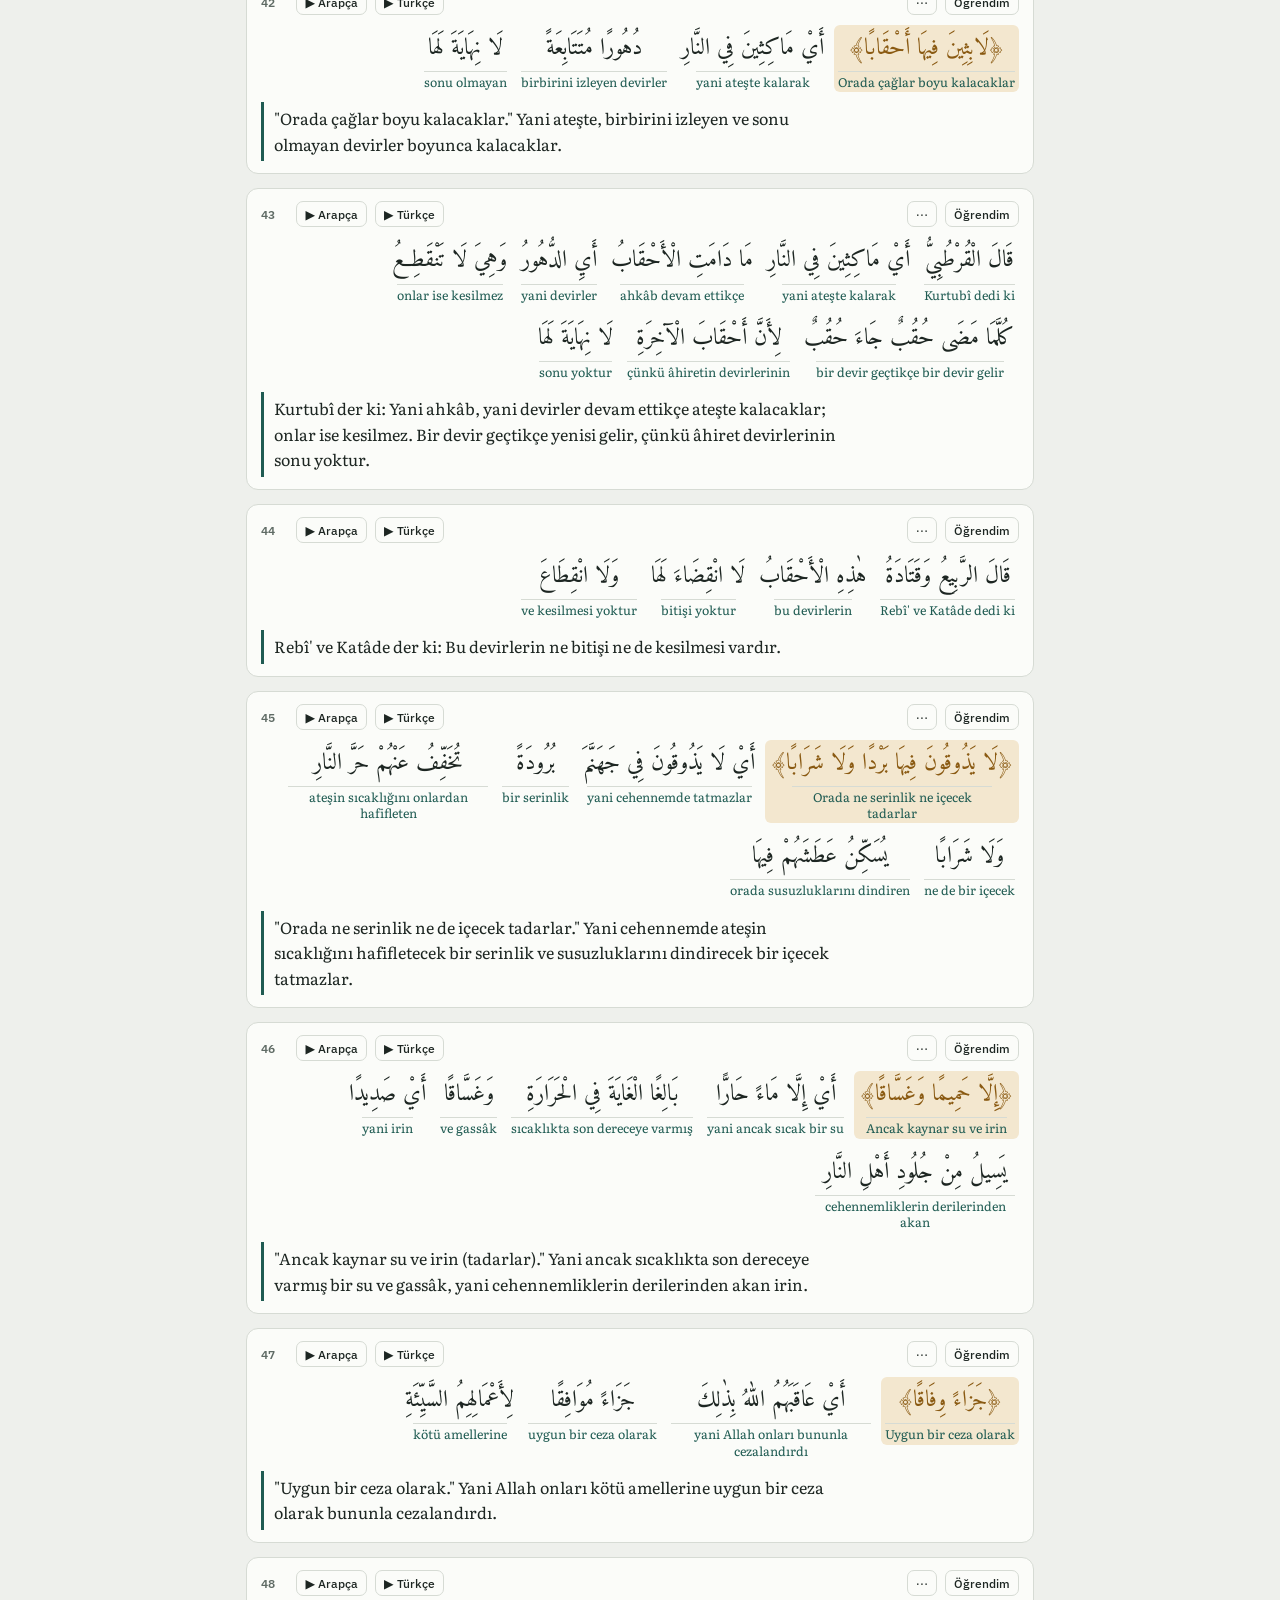
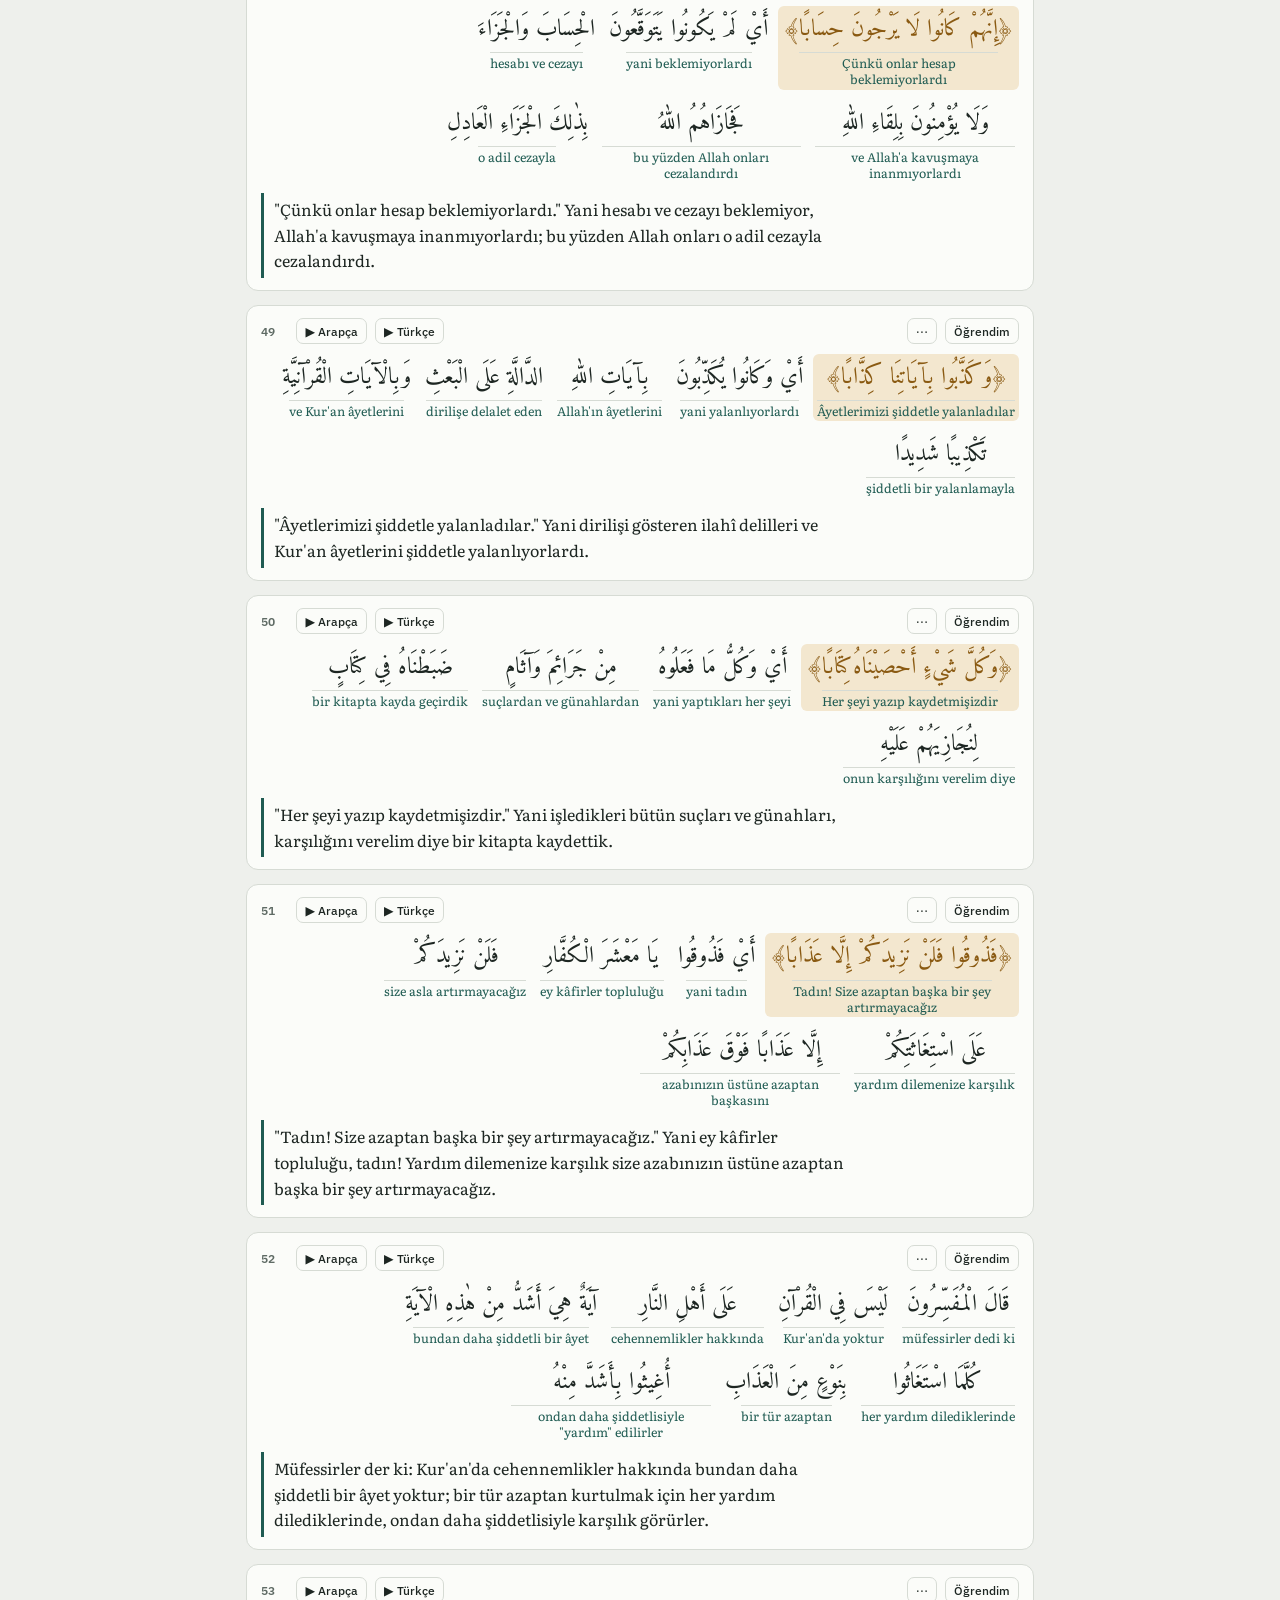
<file: tefsir/index.html>
<!doctype html>
<html lang="tr">
<head>
<meta charset="utf-8">
<meta name="viewport" content="width=device-width, initial-scale=1, viewport-fit=cover">
<title>Safvetü't-Tefâsîr Ezber</title>
<meta name="claude:viewport-fit-sides" content="cover">
<link rel="preconnect" href="https://fonts.googleapis.com">
<link rel="preconnect" href="https://fonts.gstatic.com" crossorigin>
<link rel="stylesheet" href="https://fonts.googleapis.com/css2?family=Amiri:wght@400;700&family=Literata:opsz,wght@7..72,400;7..72,600&family=IBM+Plex+Sans:wght@400;500;600&display=swap">
<style>
/* Layout: a single reading column of numbered passage cards; sticky surah bar on top, audio dock at the bottom. */
:root{
  --bg:#eef0ec; --surface:#fbfcf9; --ink:#1d2622; --muted:#5f6b65; --line:#d6dbd4;
  --accent:#1f5b52; --accent-soft:#dbe8e3; --ayah:#8a5a12; --ayah-soft:#f3e7cf; --ok:#2f7a3d; --ok-soft:#dcefdc;
  --f-ar:"Amiri","Noto Naskh Arabic","Traditional Arabic",serif;
  --f-tr:"Literata",Georgia,"Times New Roman",serif;
  --f-ui:"IBM Plex Sans",system-ui,-apple-system,"Segoe UI",sans-serif;
}
@media (prefers-color-scheme: dark){:root:not([data-theme="light"]){
  --bg:#121815; --surface:#1a221e; --ink:#e4ebe6; --muted:#9aa8a1; --line:#2c3833;
  --accent:#7cc2b3; --accent-soft:#1f3530; --ayah:#e3b766; --ayah-soft:#3a2f1b; --ok:#7fcf8c; --ok-soft:#1d3322; color-scheme:dark}}
:root[data-theme="dark"]{
  --bg:#121815; --surface:#1a221e; --ink:#e4ebe6; --muted:#9aa8a1; --line:#2c3833;
  --accent:#7cc2b3; --accent-soft:#1f3530; --ayah:#e3b766; --ayah-soft:#3a2f1b; --ok:#7fcf8c; --ok-soft:#1d3322; color-scheme:dark}
*{box-sizing:border-box}
[hidden]{display:none!important}
html,body{margin:0}
body{background:var(--bg);color:var(--ink);font-family:var(--f-ui);font-size:15px;line-height:1.5;padding-bottom:170px}
body::before{content:"";position:fixed;inset:0 0 auto;height:env(safe-area-inset-top,0px);z-index:10;background:var(--surface)}
.wrap{max-width:820px;margin:0 auto;padding-left:max(16px,env(safe-area-inset-left,0px));padding-right:max(16px,env(safe-area-inset-right,0px))}
header.top{position:sticky;top:env(safe-area-inset-top,0px);z-index:5;background:var(--surface);border-bottom:1px solid var(--line)}
header.top .wrap{padding-block:10px;display:flex;flex-direction:column;gap:8px}
.brand{display:flex;align-items:baseline;justify-content:space-between;gap:12px;flex-wrap:wrap}
.brand h1{font-family:var(--f-tr);font-size:1.15rem;font-weight:600;margin:0;text-wrap:balance}
.brand .ar{font-family:var(--f-ar);font-size:1.3rem;color:var(--accent)}
.tabs{display:flex;gap:6px;overflow-x:auto;scrollbar-width:none}
.tabs button{flex:0 0 auto;font:500 .9rem var(--f-ui);border:1px solid var(--line);background:transparent;color:var(--ink);padding:6px 12px;border-radius:999px;cursor:pointer;display:flex;gap:6px;align-items:center}
.tabs button .n{font-size:.75rem;color:var(--muted);font-variant-numeric:tabular-nums}
.tabs button[aria-selected="true"]{background:var(--accent);border-color:var(--accent);color:var(--surface)}
.tabs button[aria-selected="true"] .n{color:var(--surface);opacity:.85}
.tabs button:disabled{opacity:.45;cursor:default}
.tools{display:flex;gap:6px;flex-wrap:wrap;align-items:center}
.seg{display:inline-flex;border:1px solid var(--line);border-radius:8px;overflow:hidden}
.seg button{font:500 .82rem var(--f-ui);border:0;background:transparent;color:var(--muted);padding:5px 10px;cursor:pointer}
.seg button[aria-pressed="true"]{background:var(--accent-soft);color:var(--accent)}
.btn{font:500 .82rem var(--f-ui);border:1px solid var(--line);background:var(--surface);color:var(--ink);padding:5px 10px;border-radius:8px;cursor:pointer}
.btn:hover{border-color:var(--accent)}
button:focus-visible,summary:focus-visible{outline:2px solid var(--accent);outline-offset:2px}
.progress{margin-left:auto;font-size:.8rem;color:var(--muted);font-variant-numeric:tabular-nums}
main .wrap{padding-block:16px;display:flex;flex-direction:column;gap:14px}
.intro{font-size:.9rem;color:var(--muted);max-width:65ch}
details.kalip{background:var(--surface);border:1px solid var(--line);border-radius:10px}
details.kalip summary{cursor:pointer;padding:10px 14px;font-weight:600;font-size:.9rem}
.kgrid{display:grid;grid-template-columns:repeat(auto-fill,minmax(220px,1fr));gap:6px 16px;padding:0 14px 14px}
.kgrid div{display:flex;justify-content:space-between;gap:10px;align-items:baseline;border-bottom:1px dashed var(--line);padding-block:4px}
.kgrid .a{font-family:var(--f-ar);font-size:1.15rem;direction:rtl}
.kgrid .t{font-size:.82rem;color:var(--muted);text-align:left}
article.card{background:var(--surface);border:1px solid var(--line);border-radius:12px;padding:12px 14px;display:flex;flex-direction:column;gap:10px;scroll-margin-top:150px}
article.card.playing{border-color:var(--accent);box-shadow:0 0 0 2px var(--accent-soft)}
article.card.done{border-color:color-mix(in srgb,var(--ok) 45%,var(--line))}
.chead{display:flex;align-items:center;gap:8px}
.num{font:600 .78rem var(--f-ui);color:var(--muted);font-variant-numeric:tabular-nums;min-width:2.2em}
.chead .sp{flex:1}
.ic{font:500 .78rem var(--f-ui);border:1px solid var(--line);background:transparent;color:var(--ink);border-radius:7px;padding:4px 8px;cursor:pointer;white-space:nowrap}
.ic.on{background:var(--ok-soft);color:var(--ok);border-color:var(--ok)}
.words{direction:rtl;display:flex;flex-wrap:wrap;gap:10px 6px;align-items:flex-start}
.w{display:inline-flex;flex-direction:column;align-items:center;text-align:center;max-width:100%;padding:2px 4px;border-radius:6px;cursor:pointer;min-width:0}
.w .a{font-family:var(--f-ar);font-size:1.45rem;line-height:1.9;direction:rtl}
.w .t{direction:ltr;font-family:var(--f-tr);font-size:.78rem;line-height:1.3;color:var(--accent);max-width:16em;border-top:1px solid var(--line);padding-top:2px}
.w.q{background:var(--ayah-soft)}
.w.q .a{color:var(--ayah)}
.quiz .w .t{visibility:hidden}
.quiz .w.show .t{visibility:visible}
.w:hover{background:var(--accent-soft)}
.w.q:hover{background:var(--ayah-soft);outline:1px solid var(--ayah)}
.tr{font-family:var(--f-tr);font-size:1rem;line-height:1.6;border-left:3px solid var(--accent);padding:4px 0 4px 10px;max-width:65ch}
.quiz .tr.hide{filter:blur(6px);cursor:pointer;user-select:none}
.dock{position:fixed;left:0;right:0;bottom:0;z-index:6;background:var(--surface);border-top:1px solid var(--line);padding-bottom:env(safe-area-inset-bottom,0px)}
.dock .wrap{padding-block:8px;display:flex;gap:8px;align-items:center;flex-wrap:wrap}
.dock .play{font:600 .9rem var(--f-ui);background:var(--accent);color:var(--surface);border:0;border-radius:999px;padding:8px 16px;cursor:pointer}
.dock label{font-size:.8rem;color:var(--muted);display:flex;gap:6px;align-items:center}
.dock select{max-width:40vw;font:.82rem var(--f-ui);background:var(--surface);color:var(--ink);border:1px solid var(--line);border-radius:6px;padding:3px}
.status{font-size:.78rem;color:var(--muted);flex:1 1 100%}
.empty{padding:28px;text-align:center;color:var(--muted);background:var(--surface);border:1px dashed var(--line);border-radius:12px}
@media (min-width:640px){.status{flex:1 1 auto;text-align:right}}
.sheet{position:fixed;inset:0;z-index:20;background:color-mix(in srgb,var(--ink) 40%,transparent);display:flex;align-items:flex-end;justify-content:center}
.sheet-in{background:var(--surface);color:var(--ink);width:100%;max-width:640px;max-height:85vh;overflow-y:auto;border-radius:16px 16px 0 0;padding:16px max(16px,env(safe-area-inset-right,0px)) calc(16px + env(safe-area-inset-bottom,0px)) max(16px,env(safe-area-inset-left,0px));display:flex;flex-direction:column;gap:10px}
.sh-head{display:flex;justify-content:space-between;align-items:center}
.sh-note{margin:0;font-size:.82rem;color:var(--muted)}
.sheet h3{margin:6px 0 0;font:600 .85rem var(--f-ui);color:var(--accent);letter-spacing:.04em;text-transform:uppercase}
.sh-pitch{display:flex;gap:8px;align-items:center;font-size:.85rem}
.vlist{display:flex;flex-direction:column;gap:6px}
.vrow{display:flex;align-items:center;gap:8px;border:1px solid var(--line);border-radius:10px;padding:8px 10px}
.vrow.sel{border-color:var(--accent);background:var(--accent-soft)}
.vrow .nm{flex:1;min-width:0;font-size:.88rem;overflow-wrap:anywhere}
.vrow .nm small{display:block;color:var(--muted);font-size:.74rem}
.more{position:relative}
.more summary{list-style:none}.more summary::-webkit-details-marker{display:none}
.more .menu{position:absolute;right:0;top:calc(100% + 4px);z-index:4;background:var(--surface);border:1px solid var(--line);border-radius:10px;padding:6px;display:flex;flex-direction:column;min-width:210px;box-shadow:0 6px 20px color-mix(in srgb,var(--ink) 18%,transparent)}
.more .menu button,.more .menu label{font:.85rem var(--f-ui);text-align:left;background:transparent;border:0;color:var(--ink);padding:8px 10px;border-radius:6px;cursor:pointer}
.more .menu button:hover,.more .menu label:hover{background:var(--accent-soft)}
.has{font-size:.85rem;color:var(--accent)}
.toast{position:fixed;left:50%;transform:translateX(-50%);bottom:calc(90px + env(safe-area-inset-bottom,0px));background:var(--ink);color:var(--surface);padding:8px 14px;border-radius:999px;font-size:.85rem;z-index:30}
.steps{margin:0;padding-left:1.2em;display:flex;flex-direction:column;gap:4px;font-size:.86rem}
.blk{border:1px solid var(--line);border-radius:10px;padding:10px;display:flex;flex-direction:column;gap:8px}
.blk.has-a{border-color:var(--accent)}
.blk .bt{display:flex;justify-content:space-between;gap:8px;align-items:baseline;flex-wrap:wrap}
.blk .bt strong{font-size:.9rem}.blk .bt span{font-size:.78rem;color:var(--muted);font-variant-numeric:tabular-nums}
.blk .row{display:flex;gap:6px;flex-wrap:wrap}
.blk label.btn{display:inline-flex;align-items:center}
.tst{background:var(--surface);border:1px solid var(--line);border-radius:12px;padding:14px;display:flex;flex-direction:column;gap:14px}
.tst-top{display:flex;align-items:center;gap:8px;flex-wrap:wrap}
.tst-top .ttl{font-weight:600;font-variant-numeric:tabular-nums}
.tst-top .sc{margin-left:auto;font-size:.82rem;color:var(--muted);font-variant-numeric:tabular-nums}
.tst-top .sc b{color:var(--ok)} .tst-top .sc i{font-style:normal;color:#b3402f}
.bar{height:6px;border-radius:999px;background:var(--line);overflow:hidden}
.bar span{display:block;height:100%;background:var(--accent);transition:width .25s}
.tw{direction:rtl;display:flex;flex-wrap:wrap;gap:8px 6px}
.tw .w{cursor:default}
.tw .w .a{font-size:1.25rem;line-height:1.7}
body.testing .dock{display:none}
body.testing{padding-bottom:24px}
.tw .w .t{display:none}
.tw .w.rev .t{display:block}
.tw .w.cur{background:var(--accent-soft);outline:2px solid var(--accent)}
.tw .w.bad .t{color:#b3402f}
.qbox{display:flex;flex-direction:column;gap:10px}
.qhead{display:flex;align-items:center;gap:10px;flex-wrap:wrap}
.qhead .qa{font-family:var(--f-ar);font-size:1.9rem;direction:rtl;line-height:1.6}
.qhead .qs{color:var(--muted);font-size:.9rem}
.opts{display:grid;grid-template-columns:repeat(2,minmax(0,1fr));gap:8px}
.opts.long{grid-template-columns:1fr}
.opt{font:1rem var(--f-tr);text-align:left;background:var(--bg);color:var(--ink);border:1px solid var(--line);border-radius:10px;padding:12px;cursor:pointer;display:flex;gap:10px;align-items:flex-start;min-width:0;overflow-wrap:anywhere}
.opt .k{font:600 .75rem var(--f-ui);color:var(--muted);border:1px solid var(--line);border-radius:6px;padding:1px 6px;flex:0 0 auto;margin-top:2px}
.opt:hover:not(:disabled){border-color:var(--accent)}
.opt:disabled{cursor:default}
.opt.ok{background:var(--ok-soft);border-color:var(--ok);color:var(--ink)}
.opt.no{background:color-mix(in srgb,#b3402f 14%,var(--surface));border-color:#b3402f}
.fb{font-size:.92rem;min-height:1.4em}
.fb.ok{color:var(--ok)} .fb.no{color:#b3402f}
.next{align-self:flex-start;font:600 .92rem var(--f-ui);background:var(--accent);color:var(--surface);border:0;border-radius:999px;padding:9px 18px;cursor:pointer}
.done-box{display:flex;flex-direction:column;gap:10px}
@media (max-width:520px){.opts{grid-template-columns:1fr}}
@media (prefers-reduced-motion:reduce){*{scroll-behavior:auto!important}}
</style>
</head>
<body>

<header class="top"><div class="wrap">
  <div class="brand"><h1>Safvetü't-Tefâsîr · Tefsir Ezberi</h1><span class="ar">صفوة التفاسير — الجزء الثلاثون</span></div>
  <div class="tabs" role="tablist" id="tabs"></div>
  <div class="tools">
    <div class="seg" role="group" aria-label="Mod">
      <button id="mLearn" aria-pressed="true">Öğren</button>
      <button id="mQuiz" aria-pressed="false">Sına</button>
      <button id="mTest" aria-pressed="false">Test</button>
    </div>
    <button class="btn" id="rand">Rastgele parça</button>
    <span class="progress" id="prog"></span>
  </div>
</div></header>

<main><div class="wrap" id="main"></div></main>

<div class="dock"><div class="wrap">
  <button class="play" id="playAll">▶ Sırayla dinle</button>
  <label for="what">Dinle <select id="what"><option value="both">Arapça + Türkçe</option><option value="ar">Sadece Arapça</option><option value="tr">Sadece Türkçe</option></select></label>
  <label for="rateAr">Arapça hız <select id="rateAr"><option value="0.3">0.3×</option><option value="0.4">0.4×</option><option value="0.5">0.5×</option><option value="0.6" selected>0.6×</option><option value="0.7">0.7×</option><option value="0.8">0.8×</option><option value="0.9">0.9×</option><option value="1">1×</option><option value="1.1">1.1×</option><option value="1.2">1.2×</option></select></label>
  <label for="rateTr">Türkçe hız <select id="rateTr"><option value="0.3">0.3×</option><option value="0.4">0.4×</option><option value="0.5">0.5×</option><option value="0.6">0.6×</option><option value="0.7">0.7×</option><option value="0.8">0.8×</option><option value="0.9" selected>0.9×</option><option value="1">1×</option><option value="1.1">1.1×</option><option value="1.2">1.2×</option></select></label>
  <button class="btn" id="vOpen">Ses seç</button>
  <button class="btn" id="bOpen">Güzel sesle dinle</button>
  <select id="vAr" hidden></select><select id="vTr" hidden></select>
  <span class="status" id="status"></span>
</div></div>

<div class="toast" id="toast" hidden></div>
<div class="sheet" id="bsheet" hidden><div class="sheet-in" role="dialog" aria-label="Güzel sesle dinle">
  <div class="sh-head"><strong>Güzel sesle dinle</strong><button class="btn" id="bClose">Kapat</button></div>
  <ol class="steps">
    <li>Bir bloğun "Metni kopyala" düğmesine bas. Metin her parça için önce Arapça, sonra Türkçe çeviri sırasıyla hazır gelir.</li>
    <li>Metni Speechma gibi bir siteye yapıştır. Hem Arapça hem Türkçe okuyabilen bir ses seç (adında genelde "Multilingual" geçer) ve MP3 olarak indir.</li>
    <li>Aynı bloğun "Ses dosyası ekle" düğmesiyle MP3'ü seç. Sonra "▶ Çal" ile ya da alttaki "Sırayla dinle" ile dinle.</li>
  </ol>
  <p class="sh-note">Sitede iki dili birden okuyan ses yoksa her kartın ⋯ menüsünden Arapça ve Türkçe sesi ayrı ayrı ekleyebilirsin; uygulama yine önce Arapçayı sonra Türkçeyi çalar.</p>
  <div class="vlist" id="blist"></div>
</div></div>
<div class="sheet" id="sheet" hidden><div class="sheet-in" role="dialog" aria-label="Ses seç">
  <div class="sh-head"><strong>Okuyucu sesini seç</strong><button class="btn" id="vClose">Kapat</button></div>
  <p class="sh-note">Her sesi "Dinle" ile dene, hoşuna gideni "Seç" ile işaretle. Seçimin bu cihazda hatırlanır.</p>
  <label class="sh-pitch" for="pitch">Ses tonu <input type="range" id="pitch" min="0.7" max="1.3" step="0.05" value="1"> <span id="pitchV">1.00</span></label>
  <h3>Arapça sesler</h3><div class="vlist" id="listAr"></div>
  <h3>Türkçe sesler</h3><div class="vlist" id="listTr"></div>
  <p class="sh-note" id="fewNote"></p>
</div></div>

<script>
const SURAHS = [{"id": "nebe", "name": "78 · Nebe'", "segs": [{"w": [["﴿عَمَّ يَتَسَاءَلُونَ﴾", "Neyi soruşuyorlar?"], ["أَيْ", "yani"], ["عَنْ أَيِّ شَيْءٍ", "hangi şey hakkında"], ["يَسْأَلُ", "soruyor"], ["هٰؤُلَاءِ الْجَاحِدُونَ", "bu inkârcılar"], ["بَعْضُهُمْ بَعْضًا", "birbirlerine"]], "t": "\"Neyi soruşuyorlar?\" Yani bu inkârcılar birbirlerine hangi şeyi soruyorlar?"}, {"w": [["وَأَصْلُ ﴿عَمَّ﴾", "﴿عَمَّ﴾'nin aslı"], ["عَنْ مَا", "an mâ'dır"], ["أُدْغِمَتِ الْمِيمُ", "mîm idğam edildi"], ["فِي النُّونِ", "nûn içine (nûn mîme katıldı)"], ["وَحُذِفَتْ أَلِفُ ﴿مَا﴾", "ve ﴿mâ﴾'nın elifi hazfedildi"], ["الِاسْتِفْهَامِيَّةِ", "soru edatı olan"]], "t": "﴿عَمَّ﴾'nin aslı \"an mâ\"dır; nûn mîme idğam edilmiş ve soru edatı olan \"mâ\"nın elifi düşürülmüştür."}, {"w": [["وَلَيْسَ الْمُرَادُ هُنَا", "burada kastedilen değildir"], ["مُجَرَّدَ الِاسْتِفْهَامِ", "sadece soru sormak"], ["وَإِنَّمَا الْمُرَادُ", "kastedilen ancak"], ["تَفْخِيمُ الْأَمْرِ", "meseleyi büyütmek"], ["وَتَعْظِيمُهُ", "ve onu yüceltmektir"]], "t": "Burada kastedilen sadece soru sormak değildir; asıl maksat meseleyi büyütmek ve önemini göstermektir."}, {"w": [["وَقَدْ كَانَ الْمُشْرِكُونَ", "müşrikler … idi"], ["يَتَسَاءَلُونَ عَنِ الْبَعْثِ", "öldükten sonra dirilişi soruşuyorlar"], ["فِيمَا بَيْنَهُمْ", "kendi aralarında"], ["وَيَخُوضُونَ فِيهِ", "ve ona dalıyorlardı"], ["إِنْكَارًا", "inkâr ederek"], ["وَاسْتِهْزَاءً", "ve alay ederek"]], "t": "Müşrikler kendi aralarında öldükten sonra dirilişi soruşuyor, inkâr ve alay ederek bu konuya dalıyorlardı."}, {"w": [["فَجَاءَ اللَّفْظُ", "bu yüzden ifade geldi"], ["بِصِيغَةِ الِاسْتِفْهَامِ", "soru kalıbıyla"], ["لِلتَّفْخِيمِ", "büyütmek için"], ["وَالتَّهْوِيلِ", "ve korkunçluğunu göstermek için"], ["وَتَعْجِيبِ السَّامِعِينَ", "ve dinleyenleri hayrete düşürmek için"], ["مِنْ أَمْرِ الْمُشْرِكِينَ", "müşriklerin durumundan"]], "t": "Bu yüzden ifade, meseleyi büyütmek, dehşetini göstermek ve dinleyenleri müşriklerin hâline şaşırtmak için soru kalıbıyla gelmiştir."}, {"w": [["ثُمَّ ذَكَرَ تَعَالَى", "sonra Allah Teâlâ zikretti"], ["ذٰلِكَ الْأَمْرَ الْخَطِيرَ", "o tehlikeli/önemli meseleyi"], ["فَقَالَ", "ve buyurdu"], ["﴿عَنِ النَّبَإِ الْعَظِيمِ﴾", "Büyük haberi"], ["أَيْ يَتَسَاءَلُونَ", "yani soruşuyorlar"], ["عَنِ الْخَبَرِ الْعَظِيمِ الْهَامِّ", "büyük ve önemli haberi"], ["وَهُوَ أَمْرُ الْبَعْثِ", "o da diriliş meselesidir"]], "t": "Sonra Allah o önemli meseleyi zikredip \"Büyük haberi\" buyurdu; yani büyük ve önemli haberi soruşuyorlar, o da diriliş meselesidir."}, {"w": [["﴿الَّذِي هُمْ فِيهِ مُخْتَلِفُونَ﴾", "ki onlar onda ayrılığa düşmüşlerdir"], ["أَيِ الَّذِي اخْتَلَفُوا فِيهِ", "yani hakkında ihtilaf ettikleri"], ["مَا بَيْنَ شَاكٍّ", "şüphe eden ile"], ["فِي وُقُوعِهِ", "onun gerçekleşmesinde"], ["وَمُكَذِّبٍ مُنْكِرٍ", "ve yalanlayıp inkâr eden arasında"], ["لِحُصُولِهِ", "onun meydana gelmesini"]], "t": "\"Ki onlar onda ayrılığa düşmüşlerdir\"; yani gerçekleşeceğinden şüphe eden ile meydana geleceğini yalanlayıp inkâr eden arasında ihtilafa düştükleri haber."}, {"w": [["﴿كَلَّا سَيَعْلَمُونَ﴾", "Hayır! Yakında bilecekler"], ["رَدْعٌ وَزَجْرٌ", "(kellâ) men ve azarlamadır"], ["أَيْ لِيَرْتَدِعْ", "yani vazgeçsinler"], ["أُولٰئِكَ الْمُكَذِّبُونَ", "o yalanlayıcılar"], ["عَنِ التَّسَاؤُلِ عَنِ الْبَعْثِ", "dirilişi soruşturmaktan"], ["فَسَيَعْلَمُونَ", "yakında bilecekler"], ["حَقِيقَةَ الْحَالِ", "işin gerçeğini"], ["حِينَ يَرَوْنَ الْبَعْثَ", "dirilişi gördüklerinde"], ["أَمْرًا وَاقِعًا", "gerçekleşmiş bir iş olarak"], ["وَيَرَوْنَ", "ve görecekler"], ["عَاقِبَةَ اسْتِهْزَائِهِمْ", "alaylarının sonucunu"]], "t": "\"Hayır! Yakında bilecekler.\" Bu men ve azardır; yani o yalanlayıcılar dirilişi soruşturmaktan vazgeçsinler. Dirilişi gerçekleşmiş bir olay olarak gördüklerinde işin gerçeğini ve alaylarının akıbetini görecekler."}, {"w": [["﴿ثُمَّ كَلَّا سَيَعْلَمُونَ﴾", "Yine hayır! Yakında bilecekler"], ["تَأْكِيدٌ لِلْوَعِيدِ", "tehdidi pekiştirmedir"], ["مَعَ التَّهْوِيلِ", "korkutmayla birlikte"], ["أَيْ سَيَعْلَمُونَ", "yani bilecekler"], ["مَا يَحِلُّ بِهِمْ", "başlarına gelecek şeyi"], ["مِنَ الْعَذَابِ وَالنَّكَالِ", "azap ve ibret verici cezadan"]], "t": "\"Yine hayır! Yakında bilecekler.\" Bu, korkutmayla birlikte tehdidin pekiştirilmesidir; yani başlarına gelecek azabı ve ibretlik cezayı bilecekler."}, {"w": [["ثُمَّ أَشَارَ تَعَالَى", "sonra Allah işaret etti"], ["إِلَى الْأَدِلَّةِ", "delillere"], ["الدَّالَّةِ عَلَى قُدْرَتِهِ تَعَالَى", "kudretini gösteren"], ["لِيُقِيمَ الْحُجَّةَ", "delili ortaya koymak için"], ["عَلَى الْكُفَّارِ", "kâfirlere karşı"], ["فِيمَا أَنْكَرُوهُ", "inkâr ettikleri şey hakkında"], ["مِنْ أَمْرِ الْبَعْثِ", "diriliş meselesinden"]], "t": "Sonra Allah, inkâr ettikleri diriliş meselesinde kâfirlere karşı delil getirmek için kudretini gösteren delillere işaret etti."}, {"w": [["وَكَأَنَّهُ يَقُولُ", "sanki şöyle diyor"], ["إِنَّ الْإِلٰهَ الَّذِي", "şüphesiz o İlah ki"], ["قَدَرَ عَلَى إِيجَادِ", "yaratmaya gücü yetti"], ["هٰذِهِ الْمَخْلُوقَاتِ الْعِظَامِ", "bu büyük varlıkları"], ["قَادِرٌ عَلَى", "… gücü yeter"], ["إِحْيَاءِ النَّاسِ", "insanları diriltmeye"], ["بَعْدَ مَوْتِهِمْ", "ölümlerinden sonra"], ["فَقَالَ", "ve buyurdu"]], "t": "Sanki şöyle diyor: Bu büyük varlıkları yaratmaya gücü yeten İlah, insanları ölümlerinden sonra diriltmeye de kadirdir. Ve buyurdu:"}, {"w": [["﴿أَلَمْ نَجْعَلِ الْأَرْضَ مِهَادًا﴾", "Yeri bir döşek yapmadık mı?"], ["أَيْ أَلَمْ نَجْعَلْ", "yani kılmadık mı"], ["هٰذِهِ الْأَرْضَ الَّتِي تَسْكُنُونَهَا", "üzerinde oturduğunuz bu yeri"], ["مُمَهَّدَةً", "döşenmiş/düzlenmiş"], ["لِلِاسْتِقْرَارِ عَلَيْهَا", "üzerinde yerleşmek için"], ["وَالتَّقَلُّبِ فِي أَنْحَائِهَا", "ve dört bir yanında dolaşmak için"]], "t": "\"Yeri bir döşek yapmadık mı?\" Yani üzerinde oturduğunuz bu yeri, üzerinde yerleşip her yanında dolaşmanız için düzlenmiş kılmadık mı?"}, {"w": [["جَعَلْنَاهَا لَكُمْ", "onu sizin için yaptık"], ["كَالْفِرَاشِ وَالْبِسَاطِ", "yatak ve sergi gibi"], ["لِتَسْتَقِرُّوا عَلَى ظَهْرِهَا", "sırtında yerleşesiniz diye"], ["وَتَسْتَفِيدُوا", "ve faydalanasınız diye"], ["مِنْ سُهُولِهَا الْوَاسِعَةِ", "geniş ovalarından"], ["بِأَنْوَاعِ الْمَزْرُوعَاتِ", "çeşit çeşit ekinlerle"]], "t": "Onu sizin için yatak ve sergi gibi yaptık ki sırtında yerleşesiniz ve geniş ovalarından çeşit çeşit ekinlerle faydalanasınız."}, {"w": [["﴿وَالْجِبَالَ أَوْتَادًا﴾", "Dağları da kazıklar"], ["أَيْ وَجَعَلْنَا الْجِبَالَ", "yani dağları kıldık"], ["كَالْأَوْتَادِ لِلْأَرْضِ", "yer için kazıklar gibi"], ["تُثَبِّتُهَا", "onu sabitler"], ["لِئَلَّا تَمِيدَ بِكُمْ", "sizi sarsmasın diye"], ["كَمَا يَثْبُتُ الْبَيْتُ", "çadırın sabit durduğu gibi"], ["بِالْأَوْتَادِ", "kazıklarla"]], "t": "\"Dağları da kazıklar (yapmadık mı?)\" Yani dağları, sizi sarsmasın diye yeri sabitleyen kazıklar gibi kıldık; tıpkı çadırın kazıklarla sabit durması gibi."}, {"w": [["قَالَ فِي التَّسْهِيلِ", "Teshîl'de dedi ki"], ["شَبَّهَهَا بِالْأَوْتَادِ", "onları kazıklara benzetti"], ["لِأَنَّهَا تُمْسِكُ الْأَرْضَ", "çünkü onlar yeri tutar"], ["أَنْ تَمِيدَ", "sarsılmasın diye"]], "t": "Teshîl'de şöyle der: Dağları kazıklara benzetti, çünkü onlar yeri sarsılmaktan tutar."}, {"w": [["﴿وَخَلَقْنَاكُمْ أَزْوَاجًا﴾", "Sizi çiftler halinde yarattık"], ["أَيْ وَجَعَلْنَاكُمْ", "yani sizi kıldık"], ["أَيُّهَا النَّاسُ", "ey insanlar"], ["أَصْنَافًا", "sınıflar"], ["ذُكُورًا وَإِنَاثًا", "erkekler ve dişiler"], ["لِيَنْتَظِمَ", "düzene girsin diye"], ["أَمْرُ النِّكَاحِ وَالتَّنَاسُلِ", "evlilik ve üreme işi"], ["وَلَا تَنْقَطِعَ الْحَيَاةُ", "ve hayat kesilmesin diye"], ["عَنْ ظَهْرِ", "sırtından"], ["هٰذَا الْكَوْكَبِ الْأَرْضِيِّ", "bu yer gezegeninin"]], "t": "\"Sizi çiftler halinde yarattık.\" Yani ey insanlar, evlilik ve üreme işi düzene girsin ve bu yer gezegeninin sırtından hayat kesilmesin diye sizi erkek ve dişi sınıflar halinde kıldık."}, {"w": [["﴿وَجَعَلْنَا نَوْمَكُمْ سُبَاتًا﴾", "Uykunuzu bir dinlenme kıldık"], ["أَيْ وَجَعَلْنَا النَّوْمَ", "yani uykuyu kıldık"], ["رَاحَةً لِأَبْدَانِكُمْ", "bedenleriniz için dinlenme"], ["قَاطِعًا لِأَشْغَالِكُمْ", "işlerinizi kesen"], ["تَتَخَلَّصُونَ بِهِ", "onunla kurtulursunuz"], ["مِنْ مَشَاقِّ الْعَمَلِ", "çalışmanın zahmetlerinden"], ["بِالنَّهَارِ", "gündüz"]], "t": "\"Uykunuzu bir dinlenme kıldık.\" Yani uykuyu bedenleriniz için bir dinlenme, işlerinizi kesen bir şey kıldık; onunla gündüz çalışmanın zahmetlerinden kurtulursunuz."}, {"w": [["﴿وَجَعَلْنَا اللَّيْلَ لِبَاسًا﴾", "Geceyi bir örtü kıldık"], ["أَيْ جَعَلْنَا اللَّيْلَ كَاللِّبَاسِ", "yani geceyi elbise gibi kıldık"], ["يَغْشَاكُمْ", "sizi kuşatır"], ["وَيَسْتُرُكُمْ بِظَلَامِهِ", "ve karanlığıyla sizi örter"], ["كَمَا يَسْتُرُكُمُ اللِّبَاسُ", "elbisenin sizi örttüğü gibi"], ["وَتَغْطِيكُمْ ظُلْمَتُهُ", "ve karanlığı sizi örter"], ["كَمَا يُغَطِّي الثَّوْبُ لَابِسَهُ", "elbisenin giyeni örttüğü gibi"]], "t": "\"Geceyi bir örtü kıldık.\" Yani geceyi elbise gibi kıldık; elbisenin sizi örttüğü gibi o da sizi kuşatır ve karanlığıyla örter; elbisenin giyenini örttüğü gibi karanlığı da sizi örter."}, {"w": [["قَالَ فِي التَّسْهِيلِ", "Teshîl'de dedi ki"], ["شَبَّهَهُ بِالثِّيَابِ الَّتِي تُلْبَسُ", "onu giyilen elbiselere benzetti"], ["لِأَنَّهُ سِتْرٌ", "çünkü o bir örtüdür"], ["عَنِ الْعُيُونِ", "gözlerden"]], "t": "Teshîl'de şöyle der: Geceyi giyilen elbiselere benzetti, çünkü o gözlerden bir örtüdür."}, {"w": [["﴿وَجَعَلْنَا النَّهَارَ مَعَاشًا﴾", "Gündüzü geçim vakti kıldık"], ["أَيْ وَجَعَلْنَا النَّهَارَ", "yani gündüzü kıldık"], ["سَبَبًا لِتَحْصِيلِ الْمَعَاشِ", "geçimi elde etmeye vesile"], ["تَتَصَرَّفُونَ فِيهِ", "onda iş görürsünüz"], ["لِقَضَاءِ حَوَائِجِكُمْ", "ihtiyaçlarınızı gidermek için"]], "t": "\"Gündüzü geçim vakti kıldık.\" Yani gündüzü geçimi elde etmeye vesile kıldık; ihtiyaçlarınızı gidermek için onda iş görürsünüz."}, {"w": [["قَالَ ابْنُ كَثِيرٍ", "İbn Kesîr dedi ki"], ["جَعَلْنَاهُ مُشْرِقًا مُضِيئًا", "onu parlak ve aydınlık kıldık"], ["لِيَتَمَكَّنَ النَّاسُ", "insanlar imkân bulsun diye"], ["مِنَ التَّصَرُّفِ فِيهِ", "onda iş görmeye"], ["بِالذَّهَابِ وَالْمَجِيءِ", "gidip gelerek"], ["لِلْمَعَاشِ وَالتَّكَسُّبِ", "geçim ve kazanç için"], ["وَالتِّجَارَاتِ وَغَيْرِ ذٰلِكَ", "ticaret ve benzeri için"]], "t": "İbn Kesîr der ki: Onu parlak ve aydınlık kıldık ki insanlar geçim, kazanç, ticaret ve benzeri işler için gidip gelerek onda iş görebilsinler."}, {"w": [["﴿وَبَنَيْنَا فَوْقَكُمْ سَبْعًا شِدَادًا﴾", "Üstünüze yedi sağlam (gök) bina ettik"], ["أَيْ وَبَنَيْنَا فَوْقَكُمْ", "yani üstünüze bina ettik"], ["أَيُّهَا النَّاسُ", "ey insanlar"], ["سَبْعَ سَمٰوَاتٍ", "yedi gök"], ["مُحْكَمَةَ الْخَلْقِ", "yaratılışı sağlam"], ["بَدِيعَةَ الصُّنْعِ", "yapısı eşsiz"], ["مَتِينَةً فِي إِحْكَامِهَا وَإِتْقَانِهَا", "sağlamlığı ve kusursuzluğuyla metin"], ["لَا تَتَأَثَّرُ", "etkilenmez"], ["بِمُرُورِ الْعُصُورِ وَالْأَزْمَانِ", "asırların ve zamanların geçmesiyle"]], "t": "\"Üstünüze yedi sağlam gök bina ettik.\" Yani ey insanlar, üstünüze yaratılışı sağlam, yapısı eşsiz, sağlamlığı ve kusursuzluğuyla metin, asırların ve zamanların geçmesinden etkilenmeyen yedi gök bina ettik."}, {"w": [["خَلَقْنَاهَا بِقُدْرَتِنَا", "onları kudretimizle yarattık"], ["لِتَكُونَ كَالسَّقْفِ لِلْأَرْضِ", "yere tavan gibi olsun diye"], ["كَقَوْلِهِ تَعَالَى", "Allah'ın şu sözü gibi"], ["﴿وَجَعَلْنَا السَّمَاءَ سَقْفًا مَحْفُوظًا﴾", "Göğü korunmuş bir tavan yaptık"], ["وَقَوْلِهِ", "ve şu sözü"], ["﴿وَالسَّمَاءَ بَنَيْنَاهَا بِأَيْدٍ وَإِنَّا لَمُوسِعُونَ﴾", "Göğü kudretle bina ettik ve biz genişleticiyiz"]], "t": "Onları yere tavan gibi olsun diye kudretimizle yarattık. Tıpkı \"Göğü korunmuş bir tavan yaptık\" ve \"Göğü kudretle bina ettik ve şüphesiz biz genişleticiyiz\" âyetleri gibi."}, {"w": [["﴿وَجَعَلْنَا سِرَاجًا وَهَّاجًا﴾", "Parıl parıl yanan bir kandil kıldık"], ["أَيْ وَأَنْشَأْنَا لَكُمْ", "yani sizin için var ettik"], ["شَمْسًا مُنِيرَةً سَاطِعَةً", "aydınlatan, parlayan bir güneş"], ["يَتَوَهَّجُ ضَوْؤُهَا", "ışığı parıldar"], ["وَيَتَوَقَّدُ", "ve tutuşur"], ["لِأَهْلِ الْأَرْضِ كُلِّهِمْ", "yer halkının hepsi için"], ["دَائِمَةَ الْحَرَارَةِ وَالتَّوَقُّدِ", "sıcaklığı ve yanışı devamlı"]], "t": "\"Parıl parıl yanan bir kandil kıldık.\" Yani sizin için, ışığı bütün yer halkına parıldayıp tutuşan, sıcaklığı ve yanışı devamlı, aydınlatan ve parlayan bir güneş var ettik."}, {"w": [["قَالَ الْمُفَسِّرُونَ", "müfessirler dedi ki"], ["الْوَهَّاجُ", "vehhâc"], ["الْمُتَوَقِّدُ الشَّدِيدُ الْإِضَاءَةِ", "tutuşan, çok aydınlatan"], ["الَّذِي يَضْطَرِمُ", "alevlenen"], ["وَيَلْتَهِبُ", "ve yanıp tutuşan"], ["مِنْ شِدَّةِ لَهَبِهِ", "alevinin şiddetinden"], ["وَقَالَ ابْنُ عَبَّاسٍ", "İbn Abbâs dedi ki"], ["الْمُنِيرُ الْمُتَلَأْلِئُ", "aydınlatan, ışıl ışıl parlayan"]], "t": "Müfessirler der ki: Vehhâc, alevinin şiddetinden yanıp tutuşan, ışığı çok güçlü olan demektir. İbn Abbâs ise \"aydınlatan, ışıl ışıl parlayan\" demiştir."}, {"w": [["﴿وَأَنْزَلْنَا مِنَ الْمُعْصِرَاتِ مَاءً ثَجَّاجًا﴾", "Yağmur yüklü bulutlardan şarıl şarıl su indirdik"], ["أَيْ وَأَنْزَلْنَا مِنَ السُّحُبِ", "yani bulutlardan indirdik"], ["الَّتِي حَانَ وَقْتُ إِمْطَارِهَا", "yağdırma vakti gelmiş olan"], ["مَاءً دَافِقًا", "fışkıran bir su"], ["مُنْهَمِرًا", "boşanan"], ["بِشِدَّةٍ وَقُوَّةٍ", "şiddet ve kuvvetle"]], "t": "\"Yağmur yüklü bulutlardan şarıl şarıl su indirdik.\" Yani yağdırma vakti gelmiş bulutlardan şiddet ve kuvvetle boşanan, fışkıran bir su indirdik."}, {"w": [["قَالَ فِي التَّسْهِيلِ", "Teshîl'de dedi ki"], ["الْمُعْصِرَاتُ هِيَ السُّحُبُ", "mu'sırât bulutlardır"], ["مَأْخُوذَةٌ مِنَ الْعَصْرِ", "sıkmak kökünden alınmıştır"], ["لِأَنَّ السَّحَابَ يَنْعَصِرُ", "çünkü bulut sıkılır"], ["فَيَنْزِلُ مِنْهُ الْمَاءُ", "ve ondan su iner"], ["شُبِّهَتِ السَّحَابَةُ", "bulut benzetildi"], ["الَّتِي حَانَ وَقْتُ إِمْطَارِهَا", "yağdırma vakti gelmiş olan"], ["بِالْجَارِيَةِ", "genç kıza"], ["الَّتِي قَدْ دَنَا حَيْضُهَا", "âdet vakti yaklaşmış olan"]], "t": "Teshîl'de şöyle der: Mu'sırât bulutlardır; \"sıkmak\" kökünden alınmıştır, çünkü bulut sıkılır ve ondan su iner. Yağdırma vakti gelmiş bulut, âdet vakti yaklaşmış genç kıza benzetilmiştir."}, {"w": [["﴿لِنُخْرِجَ بِهِ حَبًّا وَنَبَاتًا﴾", "Onunla dane ve bitki çıkaralım diye"], ["أَيْ لِنُخْرِجَ بِهٰذَا الْمَاءِ", "yani bu su ile çıkaralım diye"], ["أَنْوَاعَ الْحُبُوبِ وَالزُّرُوعِ", "çeşit çeşit taneleri ve ekinleri"], ["الَّتِي تَنْبُتُ فِي الْأَرْضِ", "yerde biten"], ["غِذَاءً لِلْإِنْسَانِ وَالْحَيَوَانِ", "insan ve hayvan için gıda olarak"]], "t": "\"Onunla dane ve bitki çıkaralım diye.\" Yani bu su ile insan ve hayvana gıda olarak yerde biten çeşit çeşit taneleri ve ekinleri çıkaralım diye."}, {"w": [["﴿وَجَنَّاتٍ أَلْفَافًا﴾", "Ve sarmaş dolaş bahçeler"], ["أَيْ وَحَدَائِقَ وَبَسَاتِينَ", "yani bahçeler ve bostanlar"], ["كَثِيرَةَ الْأَشْجَارِ وَالْأَغْصَانِ", "ağacı ve dalı çok"], ["مُلْتَفَّةً بَعْضُهَا عَلَى بَعْضٍ", "birbirine sarılmış"], ["لِكَثْرَةِ أَغْصَانِهَا", "dallarının çokluğundan"], ["وَتَقَارُبِ أَشْجَارِهَا", "ve ağaçlarının birbirine yakınlığından"]], "t": "\"Ve sarmaş dolaş bahçeler.\" Yani dallarının çokluğu ve ağaçlarının birbirine yakınlığından dolayı birbirine sarılmış, ağacı ve dalı bol bahçeler ve bostanlar."}, {"w": [["ذَكَرَ تَعَالَى", "Allah zikretti"], ["هٰذِهِ الْأَدِلَّةَ التِّسْعَ", "bu dokuz delili"], ["عَلَى قُدْرَتِهِ تَعَالَى", "kudretine dair"], ["كَبُرْهَانٍ وَاضِحٍ", "açık bir kanıt olarak"], ["عَلَى إِمْكَانِ الْبَعْثِ وَالنُّشُورِ", "diriliş ve haşrin mümkün olduğuna"], ["فَإِنَّ مَنْ قَدَرَ", "çünkü gücü yeten kimse"], ["عَلَى هٰذِهِ الْأَشْيَاءِ", "bu şeylere"], ["قَادِرٌ عَلَى الْبَعْثِ وَالْإِحْيَاءِ", "diriltmeye ve hayat vermeye kadirdir"], ["وَلِهٰذَا قَالَ بَعْدَهُ", "bunun için ardından buyurdu"]], "t": "Allah kudretine dair bu dokuz delili, diriliş ve haşrin mümkün olduğuna açık bir kanıt olarak zikretti; çünkü bunlara gücü yeten, diriltmeye ve hayat vermeye de kadirdir. Bunun için ardından şöyle buyurdu:"}, {"w": [["﴿إِنَّ يَوْمَ الْفَصْلِ كَانَ مِيقَاتًا﴾", "Şüphesiz ayırım günü belirlenmiş bir vakittir"], ["أَيْ إِنَّ يَوْمَ الْحِسَابِ وَالْجَزَاءِ", "yani hesap ve ceza günü"], ["وَيَوْمَ الْفَصْلِ بَيْنَ الْخَلَائِقِ", "ve yaratıklar arasında hüküm günü"], ["لَهُ وَقْتٌ مَحْدُودٌ", "onun belirli bir vakti vardır"], ["مَعْلُومٌ فِي عِلْمِهِ تَعَالَى وَقَضَائِهِ", "Allah'ın ilminde ve hükmünde bilinen"], ["لَا يَتَقَدَّمُ وَلَا يَتَأَخَّرُ", "ne öne geçer ne gecikir"]], "t": "\"Şüphesiz ayırım günü belirlenmiş bir vakittir.\" Yani hesap ve ceza günü, yaratıklar arasında hüküm verilecek günün, Allah'ın ilminde ve hükmünde bilinen belirli bir vakti vardır; ne öne alınır ne geciktirilir."}, {"w": [["﴿ذٰلِكَ يَوْمٌ مَجْمُوعٌ لَهُ النَّاسُ", "O, insanların toplanacağı bir gündür"], ["وَذٰلِكَ يَوْمٌ مَشْهُودٌ", "ve o, herkesin hazır olacağı bir gündür"], ["وَمَا نُؤَخِّرُهُ", "onu geciktirmeyiz"], ["إِلَّا لِأَجَلٍ مَعْدُودٍ﴾", "ancak sayılı bir süreye kadar"]], "t": "(Tıpkı şu âyetler gibi:) \"O, insanların toplanacağı bir gündür ve o, herkesin hazır bulunacağı bir gündür. Onu ancak sayılı bir süreye kadar erteleriz.\""}, {"w": [["قَالَ الْقُرْطُبِيُّ", "Kurtubî dedi ki"], ["سُمِّيَ يَوْمَ الْفَصْلِ", "\"ayırım günü\" diye adlandırıldı"], ["لِأَنَّ اللّٰهَ تَعَالَى يَفْصِلُ فِيهِ", "çünkü Allah onda ayırır"], ["بَيْنَ خَلْقِهِ", "yaratıkları arasında"], ["وَقَدْ جَعَلَهُ", "ve onu kıldı"], ["وَقْتًا وَمِيعَادًا", "bir vakit ve buluşma zamanı"], ["لِلْأَوَّلِينَ وَالْآخِرِينَ", "öncekiler ve sonrakiler için"]], "t": "Kurtubî der ki: O gün \"ayırım günü\" diye adlandırıldı, çünkü Allah o gün yaratıkları arasında hüküm verip ayırır. Onu öncekiler ve sonrakiler için bir vakit ve buluşma zamanı kılmıştır."}, {"w": [["﴿يَوْمَ يُنْفَخُ فِي الصُّورِ فَتَأْتُونَ أَفْوَاجًا﴾", "Sûra üfürüleceği gün bölük bölük gelirsiniz"], ["أَيْ يَكُونُ ذٰلِكَ", "yani o olacaktır"], ["يَوْمَ أَنْ يُنْفَخَ فِي الصُّورِ", "sûra üfürüleceği gün"], ["نَفْخَةُ الْقِيَامِ مِنَ الْقُبُورِ", "kabirlerden kalkış üfürüşü"], ["فَتَحْضُرُونَ", "ve hazır olursunuz"], ["جَمَاعَاتٍ جَمَاعَاتٍ", "topluluk topluluk"], ["وَزُمَرًا زُمَرًا", "ve grup grup"], ["لِلْحِسَابِ وَالْجَزَاءِ", "hesap ve ceza için"]], "t": "\"Sûra üfürüleceği gün bölük bölük gelirsiniz.\" Yani o gün, kabirlerden kalkış için sûra üfürüleceği gündür; hesap ve ceza için topluluk topluluk, grup grup hazır olursunuz."}, {"w": [["ثُمَّ ذَكَرَ تَعَالَى", "sonra Allah zikretti"], ["أَوْصَافَ ذٰلِكَ الْيَوْمِ الرَّهِيبِ", "o dehşetli günün vasıflarını"], ["فَقَالَ", "ve buyurdu"], ["﴿وَفُتِحَتِ السَّمَاءُ فَكَانَتْ أَبْوَابًا﴾", "Gök açılmış, kapı kapı olmuştur"], ["أَيْ تَشَقَّقَتِ السَّمَاءُ", "yani gök yarıldı"], ["مِنْ كُلِّ جَانِبٍ", "her yanından"], ["حَتَّى كَانَ فِيهَا", "öyle ki onda oldu"], ["صُدُوعٌ وَفُتُوحٌ", "yarıklar ve açıklıklar"], ["كَالْأَبْوَابِ فِي الْجُدْرَانِ", "duvarlardaki kapılar gibi"], ["مِنْ هَوْلِ ذٰلِكَ الْيَوْمِ", "o günün dehşetinden"], ["كَقَوْلِهِ تَعَالَى", "Allah'ın şu sözü gibi"], ["﴿إِذَا السَّمَاءُ انْشَقَّتْ﴾", "Gök yarıldığı zaman"]], "t": "Sonra Allah o dehşetli günün vasıflarını zikredip buyurdu: \"Gök açılmış, kapı kapı olmuştur.\" Yani o günün dehşetinden gök her yanından yarılmış, öyle ki duvarlardaki kapılar gibi yarıklar ve açıklıklar oluşmuştur. Tıpkı \"Gök yarıldığı zaman\" âyeti gibi."}, {"w": [["وَعَبَّرَ بِالْمَاضِي", "geçmiş zamanla ifade etti"], ["﴿وَفُتِحَتْ﴾", "﴿açıldı﴾ diye"], ["لِتَحَقُّقِ الْوُقُوعِ", "gerçekleşmesi kesin olduğu için"]], "t": "\"Açıldı\" diye geçmiş zaman kipiyle ifade etmesi, olacağının kesin olduğunu göstermek içindir."}, {"w": [["﴿وَسُيِّرَتِ الْجِبَالُ فَكَانَتْ سَرَابًا﴾", "Dağlar yürütülmüş, serap olmuştur"], ["أَيْ وَنُسِفَتِ الْجِبَالُ", "yani dağlar savruldu"], ["وَقُلِعَتْ مِنْ أَمَاكِنِهَا", "ve yerlerinden söküldü"], ["حَتَّى أَصْبَحَ يُخَيَّلُ إِلَى النَّاظِرِ", "öyle ki bakana hayal edilir oldu"], ["أَنَّهَا شَيْءٌ وَلَيْسَتْ بِشَيْءٍ", "bir şey olduğu, oysa bir şey olmadığı"], ["كَالسَّرَابِ", "serap gibi"], ["يَظُنُّهُ الرَّائِي مَاءً", "gören onu su sanır"], ["وَلَيْسَ بِمَاءٍ", "oysa su değildir"]], "t": "\"Dağlar yürütülmüş, serap olmuştur.\" Yani dağlar savrulmuş ve yerlerinden sökülmüştür; öyle ki bakana bir şeymiş gibi görünür ama hiçbir şey değildir; tıpkı görenin su sandığı ama su olmayan serap gibi."}, {"w": [["قَالَ الطَّبَرِيُّ", "Taberî dedi ki"], ["صَارَتِ الْجِبَالُ", "dağlar oldu"], ["بَعْدَ نَسْفِهَا", "savrulduktan sonra"], ["هَبَاءً مُنْبَثًّا", "dağılmış toz"], ["لِعَيْنِ النَّاظِرِ", "bakanın gözüne"], ["كَالسَّرَابِ الَّذِي يَظُنُّهُ مَنْ يَرَاهُ مَاءً", "göreni su sanan serap gibi"], ["وَهُوَ فِي الْحَقِيقَةِ هَبَاءٌ", "oysa o gerçekte tozdur"]], "t": "Taberî der ki: Dağlar savrulduktan sonra bakanın gözünde dağılmış toza döner; göreni su sanır ama gerçekte toz olan serap gibi."}, {"w": [["﴿إِنَّ جَهَنَّمَ كَانَتْ مِرْصَادًا﴾", "Şüphesiz cehennem bir gözetleme yeridir"], ["أَيْ إِنَّ جَهَنَّمَ تَنْتَظِرُ وَتَتَرَقَّبُ", "yani cehennem bekler ve gözetler"], ["نُزَلَاءَهَا الْكُفَّارَ", "misafirleri olan kâfirleri"], ["كَمَا يَتَرَصَّدُ الْإِنْسَانُ", "insanın pusuda beklemesi gibi"], ["وَيَتَرَقَّبُ عَدُوَّهُ", "ve düşmanını gözetlemesi gibi"], ["لِيَأْخُذَهُ عَلَى حِينِ غِرَّةٍ", "onu gafil anında yakalamak için"]], "t": "\"Şüphesiz cehennem bir gözetleme yeridir.\" Yani cehennem, konukları olan kâfirleri bekler ve gözetler; tıpkı insanın düşmanını gafil anında yakalamak için pusuda bekleyip gözetlemesi gibi."}, {"w": [["قَالَ الْمُفَسِّرُونَ", "müfessirler dedi ki"], ["الْمِرْصَادُ الْمَكَانُ", "mirsâd yerdir"], ["الَّذِي يَرْصُدُ فِيهِ الرَّاصِدُ الْعَدُوَّ", "gözcünün düşmanı gözetlediği"], ["وَجَهَنَّمُ تَتَرَصَّدُ أَعْدَاءَ اللّٰهِ", "cehennem Allah'ın düşmanlarını gözetler"], ["لِتُعَذِّبَهُمْ بِسَعِيرِهَا", "alevleriyle onlara azap etmek için"], ["وَهِيَ مُتَرَقِّبَةٌ وَمُتَطَلِّعَةٌ", "o bekleyen ve gözünü dikmiş haldedir"], ["لِمَنْ يَمُرُّ عَلَيْهَا", "üzerinden geçecek olana"], ["مِنَ الْكُفَّارِ الْفُجَّارِ", "kâfir ve günahkârlardan"], ["لِتَلْتَقِطَهُمْ إِلَيْهَا", "onları kendine kapmak için"]], "t": "Müfessirler der ki: Mirsâd, gözcünün düşmanı gözetlediği yerdir. Cehennem de alevleriyle azap etmek için Allah'ın düşmanlarını gözetler; üzerinden geçecek kâfir ve günahkârları kendine kapmak için bekler ve gözünü diker."}, {"w": [["﴿لِلطَّاغِينَ مَآبًا﴾", "Azgınlar için bir dönüş yeridir"], ["أَيْ هِيَ مَرْجِعٌ وَمَأْوًى وَمَنْزِلٌ", "yani o bir dönüş yeri, barınak ve konaktır"], ["لِلطُّغَاةِ الْمُجْرِمِينَ", "azgın suçlular için"]], "t": "\"Azgınlar için bir dönüş yeridir.\" Yani o, azgın suçlular için bir dönüş yeri, barınak ve konaktır."}, {"w": [["﴿لَابِثِينَ فِيهَا أَحْقَابًا﴾", "Orada çağlar boyu kalacaklar"], ["أَيْ مَاكِثِينَ فِي النَّارِ", "yani ateşte kalarak"], ["دُهُورًا مُتَتَابِعَةً", "birbirini izleyen devirler"], ["لَا نِهَايَةَ لَهَا", "sonu olmayan"]], "t": "\"Orada çağlar boyu kalacaklar.\" Yani ateşte, birbirini izleyen ve sonu olmayan devirler boyunca kalacaklar."}, {"w": [["قَالَ الْقُرْطُبِيُّ", "Kurtubî dedi ki"], ["أَيْ مَاكِثِينَ فِي النَّارِ", "yani ateşte kalarak"], ["مَا دَامَتِ الْأَحْقَابُ", "ahkâb devam ettikçe"], ["أَيِ الدُّهُورُ", "yani devirler"], ["وَهِيَ لَا تَنْقَطِعُ", "onlar ise kesilmez"], ["كُلَّمَا مَضَى حُقُبٌ جَاءَ حُقُبٌ", "bir devir geçtikçe bir devir gelir"], ["لِأَنَّ أَحْقَابَ الْآخِرَةِ", "çünkü âhiretin devirlerinin"], ["لَا نِهَايَةَ لَهَا", "sonu yoktur"]], "t": "Kurtubî der ki: Yani ahkâb, yani devirler devam ettikçe ateşte kalacaklar; onlar ise kesilmez. Bir devir geçtikçe yenisi gelir, çünkü âhiret devirlerinin sonu yoktur."}, {"w": [["قَالَ الرَّبِيعُ وَقَتَادَةُ", "Rebî' ve Katâde dedi ki"], ["هٰذِهِ الْأَحْقَابُ", "bu devirlerin"], ["لَا انْقِضَاءَ لَهَا", "bitişi yoktur"], ["وَلَا انْقِطَاعَ", "ve kesilmesi yoktur"]], "t": "Rebî' ve Katâde der ki: Bu devirlerin ne bitişi ne de kesilmesi vardır."}, {"w": [["﴿لَا يَذُوقُونَ فِيهَا بَرْدًا وَلَا شَرَابًا﴾", "Orada ne serinlik ne içecek tadarlar"], ["أَيْ لَا يَذُوقُونَ فِي جَهَنَّمَ", "yani cehennemde tatmazlar"], ["بُرُودَةً", "bir serinlik"], ["تُخَفِّفُ عَنْهُمْ حَرَّ النَّارِ", "ateşin sıcaklığını onlardan hafifleten"], ["وَلَا شَرَابًا", "ne de bir içecek"], ["يُسَكِّنُ عَطَشَهُمْ فِيهَا", "orada susuzluklarını dindiren"]], "t": "\"Orada ne serinlik ne de içecek tadarlar.\" Yani cehennemde ateşin sıcaklığını hafifletecek bir serinlik ve susuzluklarını dindirecek bir içecek tatmazlar."}, {"w": [["﴿إِلَّا حَمِيمًا وَغَسَّاقًا﴾", "Ancak kaynar su ve irin"], ["أَيْ إِلَّا مَاءً حَارًّا", "yani ancak sıcak bir su"], ["بَالِغًا الْغَايَةَ فِي الْحَرَارَةِ", "sıcaklıkta son dereceye varmış"], ["وَغَسَّاقًا", "ve gassâk"], ["أَيْ صَدِيدًا", "yani irin"], ["يَسِيلُ مِنْ جُلُودِ أَهْلِ النَّارِ", "cehennemliklerin derilerinden akan"]], "t": "\"Ancak kaynar su ve irin (tadarlar).\" Yani ancak sıcaklıkta son dereceye varmış bir su ve gassâk, yani cehennemliklerin derilerinden akan irin."}, {"w": [["﴿جَزَاءً وِفَاقًا﴾", "Uygun bir ceza olarak"], ["أَيْ عَاقَبَهُمُ اللّٰهُ بِذٰلِكَ", "yani Allah onları bununla cezalandırdı"], ["جَزَاءً مُوَافِقًا", "uygun bir ceza olarak"], ["لِأَعْمَالِهِمُ السَّيِّئَةِ", "kötü amellerine"]], "t": "\"Uygun bir ceza olarak.\" Yani Allah onları kötü amellerine uygun bir ceza olarak bununla cezalandırdı."}, {"w": [["﴿إِنَّهُمْ كَانُوا لَا يَرْجُونَ حِسَابًا﴾", "Çünkü onlar hesap beklemiyorlardı"], ["أَيْ لَمْ يَكُونُوا يَتَوَقَّعُونَ", "yani beklemiyorlardı"], ["الْحِسَابَ وَالْجَزَاءَ", "hesabı ve cezayı"], ["وَلَا يُؤْمِنُونَ بِلِقَاءِ اللّٰهِ", "ve Allah'a kavuşmaya inanmıyorlardı"], ["فَجَازَاهُمُ اللّٰهُ", "bu yüzden Allah onları cezalandırdı"], ["بِذٰلِكَ الْجَزَاءِ الْعَادِلِ", "o adil cezayla"]], "t": "\"Çünkü onlar hesap beklemiyorlardı.\" Yani hesabı ve cezayı beklemiyor, Allah'a kavuşmaya inanmıyorlardı; bu yüzden Allah onları o adil cezayla cezalandırdı."}, {"w": [["﴿وَكَذَّبُوا بِآيَاتِنَا كِذَّابًا﴾", "Âyetlerimizi şiddetle yalanladılar"], ["أَيْ وَكَانُوا يُكَذِّبُونَ", "yani yalanlıyorlardı"], ["بِآيَاتِ اللّٰهِ", "Allah'ın âyetlerini"], ["الدَّالَّةِ عَلَى الْبَعْثِ", "dirilişe delalet eden"], ["وَبِالْآيَاتِ الْقُرْآنِيَّةِ", "ve Kur'an âyetlerini"], ["تَكْذِيبًا شَدِيدًا", "şiddetli bir yalanlamayla"]], "t": "\"Âyetlerimizi şiddetle yalanladılar.\" Yani dirilişi gösteren ilahî delilleri ve Kur'an âyetlerini şiddetle yalanlıyorlardı."}, {"w": [["﴿وَكُلَّ شَيْءٍ أَحْصَيْنَاهُ كِتَابًا﴾", "Her şeyi yazıp kaydetmişizdir"], ["أَيْ وَكُلُّ مَا فَعَلُوهُ", "yani yaptıkları her şeyi"], ["مِنْ جَرَائِمَ وَآثَامٍ", "suçlardan ve günahlardan"], ["ضَبَطْنَاهُ فِي كِتَابٍ", "bir kitapta kayda geçirdik"], ["لِنُجَازِيَهُمْ عَلَيْهِ", "onun karşılığını verelim diye"]], "t": "\"Her şeyi yazıp kaydetmişizdir.\" Yani işledikleri bütün suçları ve günahları, karşılığını verelim diye bir kitapta kaydettik."}, {"w": [["﴿فَذُوقُوا فَلَنْ نَزِيدَكُمْ إِلَّا عَذَابًا﴾", "Tadın! Size azaptan başka bir şey artırmayacağız"], ["أَيْ فَذُوقُوا", "yani tadın"], ["يَا مَعْشَرَ الْكُفَّارِ", "ey kâfirler topluluğu"], ["فَلَنْ نَزِيدَكُمْ", "size asla artırmayacağız"], ["عَلَى اسْتِغَاثَتِكُمْ", "yardım dilemenize karşılık"], ["إِلَّا عَذَابًا فَوْقَ عَذَابِكُمْ", "azabınızın üstüne azaptan başkasını"]], "t": "\"Tadın! Size azaptan başka bir şey artırmayacağız.\" Yani ey kâfirler topluluğu, tadın! Yardım dilemenize karşılık size azabınızın üstüne azaptan başka bir şey artırmayacağız."}, {"w": [["قَالَ الْمُفَسِّرُونَ", "müfessirler dedi ki"], ["لَيْسَ فِي الْقُرْآنِ", "Kur'an'da yoktur"], ["عَلَى أَهْلِ النَّارِ", "cehennemlikler hakkında"], ["آيَةٌ هِيَ أَشَدُّ مِنْ هٰذِهِ الْآيَةِ", "bundan daha şiddetli bir âyet"], ["كُلَّمَا اسْتَغَاثُوا", "her yardım dilediklerinde"], ["بِنَوْعٍ مِنَ الْعَذَابِ", "bir tür azaptan"], ["أُغِيثُوا بِأَشَدَّ مِنْهُ", "ondan daha şiddetlisiyle \"yardım\" edilirler"]], "t": "Müfessirler der ki: Kur'an'da cehennemlikler hakkında bundan daha şiddetli bir âyet yoktur; bir tür azaptan kurtulmak için her yardım dilediklerinde, ondan daha şiddetlisiyle karşılık görürler."}, {"w": [["وَلَمَّا ذَكَرَ تَعَالَى", "Allah zikredince"], ["أَحْوَالَ الْأَشْقِيَاءِ أَهْلِ النَّارِ", "bedbahtların, cehennemliklerin hallerini"], ["ذَكَرَ بَعْدَهَا", "ardından zikretti"], ["أَحْوَالَ السُّعَدَاءِ الْأَبْرَارِ", "bahtiyar iyilerin hallerini"], ["فَقَالَ", "ve buyurdu"], ["﴿إِنَّ لِلْمُتَّقِينَ مَفَازًا﴾", "Takvâ sahipleri için bir kurtuluş vardır"], ["أَيْ إِنَّ لِلْمُؤْمِنِينَ الْأَبْرَارِ", "yani iyi müminler için"], ["الَّذِينَ أَطَاعُوا رَبَّهُمْ فِي الدُّنْيَا", "dünyada Rablerine itaat eden"], ["مَوْضِعَ ظَفَرٍ وَفَوْزٍ", "bir zafer ve kurtuluş yeri vardır"], ["بِجَنَّاتِ النَّعِيمِ", "nimet cennetleriyle"], ["وَخَلَاصٍ مِنْ عَذَابِ الْجَحِيمِ", "ve cehennem azabından kurtuluş"]], "t": "Allah bedbahtların, yani cehennemliklerin hallerini zikredince, ardından bahtiyar iyilerin hallerini zikredip buyurdu: \"Takvâ sahipleri için bir kurtuluş vardır.\" Yani dünyada Rablerine itaat eden iyi müminler için nimet cennetlerine kavuşma ve cehennem azabından kurtulma yeri vardır."}, {"w": [["ثُمَّ فَسَّرَ هٰذَا الْفَوْزَ", "sonra bu kurtuluşu açıkladı"], ["فَقَالَ", "ve buyurdu"], ["﴿حَدَائِقَ وَأَعْنَابًا﴾", "Bahçeler ve üzüm bağları"], ["أَيْ بَسَاتِينَ نَاضِرَةً", "yani yemyeşil bahçeler"], ["فِيهَا مِنْ جَمِيعِ الْأَشْجَارِ وَالْأَزْهَارِ", "içinde her türlü ağaç ve çiçek bulunan"], ["وَفِيهَا كُرُومُ الْأَعْنَابِ", "içinde üzüm bağları"], ["الطَّيِّبَةِ الْمُتَنَوِّعَةِ", "güzel ve çeşit çeşit"], ["مِنْ كُلِّ مَا تَشْتَهِيهِ النُّفُوسُ", "canların arzu ettiği her şeyden"]], "t": "Sonra bu kurtuluşu açıklayıp buyurdu: \"Bahçeler ve üzüm bağları.\" Yani içinde her türlü ağaç ve çiçek bulunan yemyeşil bahçeler; içinde canların arzuladığı her türden güzel ve çeşit çeşit üzüm bağları."}, {"w": [["﴿وَكَوَاعِبَ أَتْرَابًا﴾", "Ve yaşıt genç kızlar"], ["أَيْ وَنِسَاءً عَذَارَى", "yani bakire kadınlar"], ["نَوَاهِدَ", "göğüsleri yeni belirmiş"], ["قَدْ بَرَزَتْ أَثْدَاؤُهُنَّ", "göğüsleri belirmiş"], ["وَهُنَّ فِي سِنٍّ وَاحِدَةٍ", "ve onlar aynı yaştadır"]], "t": "\"Ve yaşıt genç kızlar.\" Yani göğüsleri yeni belirmiş bakire kızlar; hepsi aynı yaştadır."}, {"w": [["قَالَ فِي التَّسْهِيلِ", "Teshîl'de dedi ki"], ["الْكَوَاعِبُ جَمْعُ كَاعِبٍ", "kevâib, kâib'in çoğuludur"], ["وَهِيَ الْجَارِيَةُ", "o genç kızdır"], ["الَّتِي خَرَجَ ثَدْيُهَا", "göğsü belirmiş olan"]], "t": "Teshîl'de şöyle der: Kevâib, kâib'in çoğuludur; kâib göğsü belirmiş genç kızdır."}, {"w": [["﴿وَكَأْسًا دِهَاقًا﴾", "Ve dolu dolu kadeh"], ["أَيْ وَكَأْسًا مِنَ الْخَمْرِ", "yani şaraptan bir kadeh"], ["مُمْتَلِئَةً صَافِيَةً", "dolu ve saf"]], "t": "\"Ve dolu dolu kadeh.\" Yani dolu ve saf bir şarap kadehi."}, {"w": [["قَالَ الْقُرْطُبِيُّ", "Kurtubî dedi ki"], ["الْمُرَادُ بِالْكَأْسِ الْخَمْرُ", "kadehten kasıt şaraptır"], ["كَأَنَّهُ قَالَ", "sanki şöyle dedi"], ["وَخَمْرًا ذَاتَ دِهَاقٍ", "ve dolu şarap"], ["أَيْ مَمْلُوءَةً", "yani doldurulmuş"], ["قَدْ عُصِرَتْ وَصُفِّيَتْ", "sıkılmış ve süzülmüş"]], "t": "Kurtubî der ki: Kadehten kasıt şaraptır; sanki \"dolu şarap\" demiştir, yani sıkılıp süzülmüş, doldurulmuş şarap."}, {"w": [["﴿لَا يَسْمَعُونَ فِيهَا لَغْوًا وَلَا كِذَّابًا﴾", "Orada ne boş söz ne yalan işitirler"], ["أَيْ لَا يَسْمَعُونَ فِي الْجَنَّةِ", "yani cennette işitmezler"], ["كَلَامًا فَارِغًا", "boş bir söz"], ["لَا فَائِدَةَ فِيهِ", "faydası olmayan"], ["وَلَا كَذِبًا مِنَ الْقَوْلِ", "ne de yalan bir söz"], ["لِأَنَّ الْجَنَّةَ دَارُ السَّلَامِ", "çünkü cennet esenlik yurdudur"], ["وَكُلُّ مَا فِيهَا", "ve içindeki her şey"], ["سَالِمٌ مِنَ الْبَاطِلِ وَالنَّقْصِ", "bâtıldan ve eksiklikten uzaktır"]], "t": "\"Orada ne boş söz ne de yalan işitirler.\" Yani cennette faydasız boş bir söz de yalan bir söz de işitmezler; çünkü cennet esenlik yurdudur ve içindeki her şey bâtıldan ve eksiklikten uzaktır."}, {"w": [["﴿جَزَاءً مِنْ رَبِّكَ عَطَاءً حِسَابًا﴾", "Rabbinden bir karşılık, yeterli bir ihsan"], ["أَيْ جَازَاهُمُ اللّٰهُ", "yani Allah onları mükâfatlandırdı"], ["بِذٰلِكَ الْجَزَاءِ الْعَظِيمِ", "o büyük karşılıkla"], ["تَفَضُّلًا مِنْهُ", "kendisinden bir lütuf olarak"], ["وَإِحْسَانًا كَافِيًا", "ve yeterli bir ihsan olarak"], ["عَلَى حَسَبِ أَعْمَالِهِمْ", "amellerine göre"]], "t": "\"Rabbinden bir karşılık, yeterli bir ihsan.\" Yani Allah onları, amellerine göre kendisinden bir lütuf ve yeterli bir ihsan olarak o büyük karşılıkla mükâfatlandırdı."}, {"w": [["﴿رَبِّ السَّمٰوَاتِ وَالْأَرْضِ وَمَا بَيْنَهُمَا الرَّحْمٰنِ﴾", "Göklerin, yerin ve ikisi arasındakilerin Rabbi, Rahmân'dan"], ["أَيْ هٰذَا الْجَزَاءُ صَادِرٌ", "yani bu karşılık çıkmıştır"], ["مِنَ الرَّحْمٰنِ", "Rahmân'dan"], ["الَّذِي شَمِلَتْ رَحْمَتُهُ كُلَّ شَيْءٍ", "rahmeti her şeyi kuşatan"]], "t": "\"Göklerin, yerin ve ikisi arasındakilerin Rabbi olan Rahmân'dan.\" Yani bu karşılık, rahmeti her şeyi kuşatan Rahmân'dan gelmektedir."}, {"w": [["﴿لَا يَمْلِكُونَ مِنْهُ خِطَابًا﴾", "Ona hitap etmeye güç yetiremezler"], ["أَيْ لَا يَقْدِرُ أَحَدٌ", "yani kimse güç yetiremez"], ["أَنْ يُخَاطِبَهُ", "O'na hitap etmeye"], ["فِي دَفْعِ بَلَاءٍ", "bir belayı savmak için"], ["أَوْ رَفْعِ عَذَابٍ", "veya bir azabı kaldırmak için"], ["فِي ذٰلِكَ الْيَوْمِ", "o günde"], ["هَيْبَةً وَجَلَالًا", "heybetinden ve celalinden"]], "t": "\"O'na hitap etmeye güç yetiremezler.\" Yani o gün heybet ve celalinden dolayı kimse bir belayı savmak veya bir azabı kaldırmak için O'na hitap etmeye güç yetiremez."}, {"w": [["﴿يَوْمَ يَقُومُ الرُّوحُ وَالْمَلَائِكَةُ صَفًّا﴾", "Rûh ve meleklerin saf saf durduğu gün"], ["أَيْ فِي ذٰلِكَ الْيَوْمِ الرَّهِيبِ", "yani o dehşetli günde"], ["يَقِفُ جِبْرِيلُ وَالْمَلَائِكَةُ", "Cebrâil ve melekler durur"], ["مُصْطَفِّينَ خَاشِعِينَ", "saf saf dizilmiş ve huşû içinde"]], "t": "\"Rûh'un ve meleklerin saf saf durduğu gün.\" Yani o dehşetli günde Cebrâil ve melekler saf saf dizilmiş, huşû içinde dururlar."}, {"w": [["﴿لَا يَتَكَلَّمُونَ إِلَّا مَنْ أَذِنَ لَهُ الرَّحْمٰنُ وَقَالَ صَوَابًا﴾", "Rahmân'ın izin verdiği ve doğru söyleyen dışında konuşamazlar"], ["أَيْ لَا يَتَكَلَّمُ أَحَدٌ مِنْهُمْ", "yani onlardan hiçbiri konuşamaz"], ["إِلَّا مَنْ أَذِنَ اللّٰهُ لَهُ", "Allah'ın izin verdiği kimse hariç"], ["بِالْكَلَامِ وَالشَّفَاعَةِ", "konuşmaya ve şefaate"], ["وَنَطَقَ بِالصَّوَابِ", "ve doğruyu söyleyen"]], "t": "\"Rahmân'ın izin verdiği ve doğruyu söyleyen dışında konuşamazlar.\" Yani onlardan hiçbiri, Allah'ın konuşmaya ve şefaate izin verdiği ve doğruyu söyleyen kimse dışında konuşamaz."}, {"w": [["قَالَ الصَّاوِيُّ", "Sâvî dedi ki"], ["وَإِذَا كَانَ الْمَلَائِكَةُ", "melekler … olunca"], ["الَّذِينَ هُمْ أَفْضَلُ الْخَلَائِقِ", "yaratıkların en faziletlisi olan"], ["وَأَقْرَبُهُمْ مِنَ اللّٰهِ", "ve Allah'a en yakın olan"], ["لَا يَقْدِرُونَ أَنْ يَشْفَعُوا", "şefaat edemiyorsa"], ["إِلَّا بِإِذْنِهِ", "ancak O'nun izniyle"], ["فَكَيْفَ يَمْلِكُ غَيْرُهُمْ", "başkaları nasıl güç yetirsin?"]], "t": "Sâvî der ki: Yaratıkların en faziletlisi ve Allah'a en yakını olan melekler ancak O'nun izniyle şefaat edebiliyorsa, başkaları buna nasıl güç yetirebilir?"}, {"w": [["﴿ذٰلِكَ الْيَوْمُ الْحَقُّ﴾", "İşte o, hak olan gündür"], ["أَيْ ذٰلِكَ هُوَ الْيَوْمُ", "yani o gündür"], ["الْكَائِنُ الْوَاقِعُ", "olacak ve gerçekleşecek olan"], ["لَا مَحَالَةَ", "kaçınılmaz olarak"]], "t": "\"İşte o, hak olan gündür.\" Yani o, kaçınılmaz olarak gerçekleşecek gündür."}, {"w": [["﴿فَمَنْ شَاءَ اتَّخَذَ إِلَى رَبِّهِ مَآبًا﴾", "Dileyen Rabbine bir dönüş yolu edinir"], ["أَيْ فَمَنْ شَاءَ", "yani kim dilerse"], ["أَنْ يَسْلُكَ إِلَى رَبِّهِ", "Rabbine doğru yol tutmayı"], ["مَرْجِعًا كَرِيمًا", "şerefli bir dönüş yeri"], ["بِالْإِيمَانِ وَالْعَمَلِ الصَّالِحِ", "iman ve salih amelle"], ["فَلْيَفْعَلْ", "yapsın"], ["وَهُوَ حَثٌّ وَتَرْغِيبٌ", "bu bir teşvik ve özendirmedir"]], "t": "\"Dileyen Rabbine bir dönüş yolu edinir.\" Yani kim iman ve salih amelle Rabbine doğru şerefli bir dönüş yolu tutmak isterse yapsın. Bu bir teşvik ve özendirmedir."}, {"w": [["﴿إِنَّا أَنْذَرْنَاكُمْ عَذَابًا قَرِيبًا﴾", "Biz sizi yakın bir azapla uyardık"], ["الْخِطَابُ لِكُفَّارِ قُرَيْشٍ", "hitap Kureyş kâfirlerinedir"], ["الْمُنْكِرِينَ لِلْبَعْثِ", "dirilişi inkâr eden"], ["أَيْ إِنَّا حَذَّرْنَاكُمْ وَخَوَّفْنَاكُمْ", "yani sizi uyardık ve korkuttuk"], ["عَذَابًا قَرِيبًا وُقُوعُهُ", "gerçekleşmesi yakın bir azapla"], ["هُوَ عَذَابُ الْآخِرَةِ", "o âhiret azabıdır"], ["سَمَّاهُ قَرِيبًا", "onu yakın diye adlandırdı"], ["لِأَنَّ كُلَّ مَا هُوَ آتٍ قَرِيبٌ", "çünkü gelecek olan her şey yakındır"]], "t": "\"Biz sizi yakın bir azapla uyardık.\" Hitap dirilişi inkâr eden Kureyş kâfirlerinedir; yani sizi gerçekleşmesi yakın bir azapla uyardık ve korkuttuk, o da âhiret azabıdır. Ona \"yakın\" dedi, çünkü gelecek olan her şey yakındır."}, {"w": [["﴿يَوْمَ يَنْظُرُ الْمَرْءُ مَا قَدَّمَتْ يَدَاهُ﴾", "Kişinin elleriyle önden gönderdiğine bakacağı gün"], ["أَيْ يَوْمَ يَرَى كُلُّ إِنْسَانٍ", "yani her insanın göreceği gün"], ["مَا قَدَّمَ مِنْ خَيْرٍ أَوْ شَرٍّ", "önden gönderdiği hayrı veya şerri"], ["مُثْبَتًا فِي صَحِيفَتِهِ", "amel defterinde kayıtlı olarak"], ["كَقَوْلِهِ تَعَالَى", "Allah'ın şu sözü gibi"], ["﴿وَوَجَدُوا مَا عَمِلُوا حَاضِرًا﴾", "Yaptıklarını hazır buldular"]], "t": "\"Kişinin elleriyle önden gönderdiğine bakacağı gün.\" Yani her insanın önden gönderdiği hayrı veya şerri amel defterinde kayıtlı olarak göreceği gün. Tıpkı \"Yaptıklarını hazır buldular\" âyeti gibi."}, {"w": [["﴿وَيَقُولُ الْكَافِرُ يَا لَيْتَنِي كُنْتُ تُرَابًا﴾", "Kâfir: Keşke toprak olsaydım! der"], ["أَيْ وَيَتَمَنَّى الْكَافِرُ", "yani kâfir temenni eder"], ["أَنَّهُ لَمْ يُخْلَقْ", "yaratılmamış olmayı"], ["وَلَمْ يُكَلَّفْ", "ve mükellef tutulmamış olmayı"], ["وَيَقُولُ", "ve der"], ["يَا لَيْتَنِي كُنْتُ تُرَابًا", "keşke toprak olsaydım"], ["حَتَّى لَا أُحَاسَبَ وَلَا أُعَاقَبَ", "hesaba çekilmeyeyim ve cezalandırılmayayım diye"]], "t": "\"Kâfir 'Keşke toprak olsaydım!' der.\" Yani kâfir yaratılmamış ve mükellef tutulmamış olmayı temenni eder ve \"Keşke toprak olsaydım da hesaba çekilmeseydim, cezalandırılmasaydım!\" der."}, {"w": [["قَالَ الْمُفَسِّرُونَ", "müfessirler dedi ki"], ["وَذٰلِكَ حِينَ يَحْشُرُ اللّٰهُ الْحَيَوَانَاتِ", "bu, Allah hayvanları haşredeceği zamandır"], ["يَوْمَ الْقِيَامَةِ", "kıyamet günü"], ["فَيَقْتَصُّ لِلْجَمَّاءِ مِنَ الْقَرْنَاءِ", "boynuzsuz koyunun hakkını boynuzludan alır"], ["وَبَعْدَ ذٰلِكَ يُصَيِّرُهَا تُرَابًا", "bundan sonra onları toprağa çevirir"], ["فَيَتَمَنَّى الْكَافِرُ", "kâfir de temenni eder"], ["أَنْ لَوْ كَانَ كَذٰلِكَ", "keşke öyle olsaydı diye"], ["حَتَّى لَا يُعَذَّبَ", "azap görmesin diye"]], "t": "Müfessirler der ki: Bu, Allah'ın kıyamet günü hayvanları haşredip boynuzsuz koyunun hakkını boynuzludan alacağı, sonra onları toprağa çevireceği zamandır. Kâfir de azap görmemek için keşke öyle olsaydı diye temenni eder."}]}, {"id": "naz", "name": "79 · Nâziât", "segs": [{"w": [["﴿وَالنَّازِعَاتِ غَرْقًا﴾", "Şiddetle söküp çekenlere andolsun"], ["أَيْ أُقْسِمُ بِالْمَلَائِكَةِ", "yani meleklere yemin ederim"], ["الَّتِي تَنْزِعُ أَرْوَاحَ الْكُفَّارِ", "kâfirlerin ruhlarını söken"], ["نَزْعًا بَالِغًا", "varan bir sökmeyle"], ["أَقْصَى الْغَايَةِ", "en son sınıra"], ["فِي الشِّدَّةِ وَالْعُسْرِ", "şiddette ve zorlukta"]], "t": "\"Şiddetle söküp çekenlere andolsun.\" Yani kâfirlerin ruhlarını şiddet ve zorlukta en son sınıra varan bir sökmeyle söken meleklere yemin ederim."}, {"w": [["﴿وَالنَّاشِطَاتِ نَشْطًا﴾", "Kolayca çıkaranlara andolsun"], ["أَيْ وَأُقْسِمُ بِالْمَلَائِكَةِ", "yani meleklere yemin ederim"], ["الَّتِي تَنْزِعُ أَرْوَاحَ الْمُؤْمِنِينَ", "müminlerin ruhlarını alan"], ["بِسُهُولَةٍ وَيُسْرٍ", "kolaylıkla ve rahatlıkla"], ["وَتَسُلُّهَا سَلًّا رَفِيقًا", "ve onları yumuşakça sıyırıp çeken"]], "t": "\"Kolayca çıkaranlara andolsun.\" Yani müminlerin ruhlarını kolaylık ve rahatlıkla alan, onları yumuşakça sıyırıp çeken meleklere yemin ederim."}, {"w": [["قَالَ ابْنُ مَسْعُودٍ", "İbn Mes'ûd dedi ki"], ["إِنَّ مَلَكَ الْمَوْتِ وَأَعْوَانَهُ", "ölüm meleği ve yardımcıları"], ["يَنْزِعُونَ رُوحَ الْكَافِرِ", "kâfirin ruhunu sökerler"], ["كَمَا يُنْزَعُ السَّفُّودُ", "şişin söküldüğü gibi"], ["سِيخُ الْحَدِيدِ", "demir şiş"], ["الْكَثِيرُ الشُّعَبِ", "çok çatallı"], ["مِنَ الصُّوفِ الْمُبْتَلِّ", "ıslak yünden"]], "t": "İbn Mes'ûd der ki: Ölüm meleği ve yardımcıları kâfirin ruhunu, çok çatallı demir şişin ıslak yünden söküldüğü gibi sökerler."}, {"w": [["فَتَخْرُجُ نَفْسُ الْكَافِرِ", "kâfirin canı çıkar"], ["كَالْغَرِيقِ فِي الْمَاءِ", "suda boğulan gibi"], ["وَيَنْزِعُ رُوحَ الْمُؤْمِنِ", "mümin ruhunu alır"], ["بِرِفْقٍ وَلِينٍ", "yumuşaklık ve nezaketle"], ["وَيَقْبِضُهَا", "ve onu kabzeder"], ["كَمَا يُنْشَطُ الْعِقَالُ", "bağın çözüldüğü gibi"], ["مِنْ يَدِ الْبَعِيرِ", "devenin ayağından"]], "t": "Kâfirin canı suda boğulan biri gibi çıkar. Müminin ruhunu ise yumuşaklık ve nezaketle alır; devenin ayağındaki bağın çözülmesi gibi kabzeder."}, {"w": [["قَالَ ابْنُ كَثِيرٍ", "İbn Kesîr dedi ki"], ["أَقْسَمَ سُبْحَانَهُ بِالْمَلَائِكَةِ", "Allah meleklere yemin etti"], ["حِينَ تَنْزِعُ أَرْوَاحَ بَنِي آدَمَ", "Âdemoğullarının ruhlarını alırken"], ["فَمِنْهُمْ مَنْ تَأْخُذُ رُوحَهُ بِعُسْرٍ", "kimisinin ruhunu zorlukla alır"], ["فَتُغْرِقُ فِي نَزْعِهَا", "onu sökmede derine dalar"], ["وَمِنْهُمْ مَنْ تَأْخُذُ رُوحَهُ بِسُهُولَةٍ", "kimisinin ruhunu kolaylıkla alır"], ["وَكَأَنَّمَا حَلَّتْهُ مِنْ نَشَاطٍ", "sanki onu bir bağdan çözmüş gibi"]], "t": "İbn Kesîr der ki: Allah, Âdemoğullarının ruhlarını alırken meleklere yemin etti. Onlar kimisinin ruhunu zorlukla, derine dalarak söker; kimisinin ruhunu ise kolaylıkla, sanki bir bağdan çözüyormuş gibi alır."}, {"w": [["﴿وَالسَّابِحَاتِ سَبْحًا﴾", "Yüzdükçe yüzenlere andolsun"], ["أَيْ وَأُقْسِمُ بِالْمَلَائِكَةِ", "yani meleklere yemin ederim"], ["الَّتِي تَنْزِلُ بِأَمْرِ اللّٰهِ وَوَحْيِهِ", "Allah'ın emri ve vahyiyle inen"], ["مِنَ السَّمَاءِ", "gökten"], ["كَالَّذِي يَسْبَحُ فِي الْمَاءِ", "suda yüzen kimse gibi"], ["مُسْرِعِينَ", "hızla"], ["لِتَنْفِيذِ أَمْرِ اللّٰهِ", "Allah'ın emrini yerine getirmek için"]], "t": "\"Yüzdükçe yüzenlere andolsun.\" Yani Allah'ın emrini yerine getirmek için suda yüzen biri gibi hızla, Allah'ın emri ve vahyiyle gökten inen meleklere yemin ederim."}, {"w": [["﴿فَالسَّابِقَاتِ سَبْقًا﴾", "Yarıştıkça öne geçenlere"], ["أَيِ الْمَلَائِكَةُ الَّتِي تَسْبِقُ", "yani öne geçen melekler"], ["بِأَرْوَاحِ الْمُؤْمِنِينَ", "müminlerin ruhlarıyla"], ["إِلَى الْجَنَّةِ", "cennete"]], "t": "\"Yarıştıkça öne geçenlere.\" Yani müminlerin ruhlarını cennete götürmekte öne geçen melekler."}, {"w": [["﴿فَالْمُدَبِّرَاتِ أَمْرًا﴾", "İşi düzenleyip yürütenlere"], ["أَيِ الْمَلَائِكَةُ تُدَبِّرُ", "yani melekler idare eder"], ["شُؤُونَ الْكَوْنِ", "kâinatın işlerini"], ["بِأَمْرِهِ تَعَالَى", "O'nun emriyle"], ["فِي الرِّيَاحِ وَالْأَمْطَارِ", "rüzgârlarda ve yağmurlarda"], ["وَالْأَرْزَاقِ وَالْأَعْمَارِ", "rızıklarda ve ömürlerde"], ["وَغَيْرِ ذٰلِكَ مِنْ شُؤُونِ الدُّنْيَا", "ve dünyanın diğer işlerinde"]], "t": "\"İşi düzenleyip yürütenlere.\" Yani Allah'ın emriyle rüzgârlar, yağmurlar, rızıklar, ömürler ve dünyanın diğer işlerinde kâinatın işlerini idare eden melekler."}, {"w": [["أَقْسَمَ سُبْحَانَهُ", "Allah yemin etti"], ["بِهٰذِهِ الْأَصْنَافِ الْخَمْسَةِ", "bu beş sınıfa"], ["عَلَى أَنَّ الْقِيَامَةَ حَقٌّ", "kıyametin hak olduğuna"], ["وَجَوَابُ الْقَسَمِ مَحْذُوفٌ", "yeminin cevabı hazfedilmiştir"], ["تَقْدِيرُهُ", "takdiri şudur"], ["لَتُبْعَثُنَّ وَلَتُحَاسَبُنَّ", "mutlaka diriltilecek ve hesaba çekileceksiniz"], ["وَقَدْ دَلَّ عَلَيْهِ قَوْلُهُ", "ona şu sözü delalet etmiştir"]], "t": "Allah bu beş sınıfa, kıyametin hak olduğuna dair yemin etti. Yeminin cevabı hazfedilmiştir; takdiri \"Mutlaka diriltilecek ve hesaba çekileceksiniz\"dir. Ona şu âyet delalet eder:"}, {"w": [["﴿يَوْمَ تَرْجُفُ الرَّاجِفَةُ", "Sarsıcının sarsacağı gün"], ["تَتْبَعُهَا الرَّادِفَةُ﴾", "ardından ikincisi gelir"], ["أَيْ يَوْمَ يُنْفَخُ فِي الصُّورِ", "yani sûra üfürüleceği gün"], ["النَّفْخَةَ الْأُولَى", "ilk üfürüş"], ["الَّتِي يَرْتَجِفُ وَيَتَزَلْزَلُ لَهَا كُلُّ شَيْءٍ", "onunla her şeyin titreyip sarsıldığı"], ["تَتْبَعُهَا النَّفْخَةُ الثَّانِيَةُ", "onu ikinci üfürüş izler"], ["وَهِيَ نَفْخَةُ الْقِيَامِ مِنَ الْقُبُورِ", "o da kabirlerden kalkış üfürüşüdür"]], "t": "\"Sarsıcının sarsacağı, ardından ikincisinin geleceği gün.\" Yani her şeyin onunla titreyip sarsıldığı ilk üfürüşle sûra üfürüleceği gün; onu ikinci üfürüş izler, o da kabirlerden kalkış üfürüşüdür."}, {"w": [["قَالَ ابْنُ عَبَّاسٍ", "İbn Abbâs dedi ki"], ["الرَّاجِفَةُ وَالرَّادِفَةُ", "râcife ve râdife"], ["هُمَا النَّفْخَتَانِ الْأُولَى وَالثَّانِيَةُ", "birinci ve ikinci üfürüştür"], ["أَمَّا الْأُولَى", "birincisine gelince"], ["فَتُمِيتُ كُلَّ شَيْءٍ", "her şeyi öldürür"], ["بِإِذْنِ اللّٰهِ تَعَالَى", "Allah'ın izniyle"], ["وَأَمَّا الثَّانِيَةُ", "ikincisine gelince"], ["فَتُحْيِي كُلَّ شَيْءٍ", "her şeyi diriltir"]], "t": "İbn Abbâs der ki: Râcife ve râdife birinci ve ikinci üfürüştür. Birincisi Allah'ın izniyle her şeyi öldürür, ikincisi de Allah'ın izniyle her şeyi diriltir."}, {"w": [["ثُمَّ ذَكَرَ تَعَالَى", "sonra Allah zikretti"], ["حَالَةَ الْمُكَذِّبِينَ", "yalanlayıcıların halini"], ["وَمَا يَلْقَوْنَهُ", "ve karşılaşacakları şeyi"], ["مِنَ الشَّدَائِدِ وَالْأَهْوَالِ", "sıkıntılardan ve dehşetlerden"], ["فَقَالَ", "ve buyurdu"], ["﴿قُلُوبٌ يَوْمَئِذٍ وَاجِفَةٌ﴾", "O gün kalpler titrer"], ["أَيْ قُلُوبُ الْكُفَّارِ", "yani kâfirlerin kalpleri"], ["فِي ذٰلِكَ الْيَوْمِ", "o günde"], ["خَائِفَةٌ وَجِلَةٌ مُضْطَرِبَةٌ", "korkmuş, ürpermiş, çalkantılıdır"]], "t": "Sonra Allah yalanlayıcıların halini ve karşılaşacakları sıkıntı ve dehşetleri zikredip buyurdu: \"O gün kalpler titrer.\" Yani o gün kâfirlerin kalpleri korkmuş, ürpermiş ve çalkantılıdır."}, {"w": [["﴿أَبْصَارُهَا خَاشِعَةٌ﴾", "Gözleri düşüktür"], ["أَيْ أَبْصَارُ أَصْحَابِهَا", "yani sahiplerinin gözleri"], ["ذَلِيلَةٌ حَقِيرَةٌ", "zelil ve hakirdir"], ["مِمَّا عَايَنَتْ مِنَ الْأَهْوَالِ", "gördüğü dehşetlerden dolayı"]], "t": "\"Gözleri düşüktür.\" Yani o kalplerin sahiplerinin gözleri, gördükleri dehşetlerden dolayı zelil ve hakirdir."}, {"w": [["﴿يَقُولُونَ أَئِنَّا لَمَرْدُودُونَ فِي الْحَافِرَةِ﴾", "Derler ki: Biz gerçekten eski halimize mi döndürüleceğiz?"], ["أَيْ يَقُولُونَ فِي الدُّنْيَا", "yani dünyada derler"], ["اسْتِهْزَاءً", "alay ederek"], ["وَاسْتِبْعَادًا لِلْبَعْثِ", "ve dirilişi uzak görerek"], ["أَنُرَدُّ بَعْدَ الْمَوْتِ", "ölümden sonra döndürülecek miyiz"], ["فَنَصِيرُ أَحْيَاءً", "ve diri mi olacağız"], ["بَعْدَ فَنَائِنَا", "yok olduktan sonra"], ["وَنَرْجِعُ كَمَا كُنَّا أَوَّلَ مَرَّةٍ", "ve ilk defa olduğumuz gibi dönecek miyiz?"]], "t": "\"Derler ki: Biz gerçekten eski halimize mi döndürüleceğiz?\" Yani dünyada alay ederek ve dirilişi uzak görerek derler: Ölümden sonra döndürülecek, yok olduktan sonra diri olacak ve ilk halimize mi döneceğiz?"}, {"w": [["قَالَ الْقُرْطُبِيُّ", "Kurtubî dedi ki"], ["إِذَا قِيلَ لَهُمْ", "onlara denildiğinde"], ["إِنَّكُمْ تُبْعَثُونَ", "siz diriltileceksiniz"], ["قَالُوا مُنْكِرِينَ مُتَعَجِّبِينَ", "inkâr edip şaşırarak dediler"], ["أَنُرَدُّ بَعْدَ مَوْتِنَا", "ölümümüzden sonra döndürülecek miyiz"], ["إِلَى أَوَّلِ الْأَمْرِ", "işin başına"], ["فَنَعُودُ أَحْيَاءً", "ve diri olarak döneceğiz"], ["كَمَا كُنَّا قَبْلَ الْمَوْتِ", "ölümden önce olduğumuz gibi"]], "t": "Kurtubî der ki: Onlara \"Siz diriltileceksiniz\" denildiğinde inkâr edip şaşırarak: \"Ölümümüzden sonra işin başına döndürülüp ölümden önceki gibi diri mi olacağız?\" dediler."}, {"w": [["وَالْعَرَبُ تَقُولُ", "Araplar der ki"], ["رَجَعَ فُلَانٌ فِي حَافِرَتِهِ", "falanca hâfiresine döndü"], ["أَيْ رَجَعَ مِنْ حَيْثُ جَاءَ", "yani geldiği yere döndü"]], "t": "Araplar \"Falanca hâfiresine döndü\" der; yani geldiği yere döndü demektir."}, {"w": [["﴿أَئِذَا كُنَّا عِظَامًا نَخِرَةً﴾", "Çürümüş kemikler olduğumuzda mı?"], ["أَيْ هَلْ إِذَا صِرْنَا", "yani olduğumuzda mı"], ["عِظَامًا بَالِيَةً مُتَفَتِّتَةً", "çürümüş, ufalanmış kemikler"], ["سَنُرَدُّ وَنُبْعَثُ مِنْ جَدِيدٍ", "döndürülüp yeniden diriltileceğiz?"]], "t": "\"Çürümüş kemikler olduğumuzda mı?\" Yani çürümüş, ufalanmış kemikler olduğumuzda mı döndürülüp yeniden diriltileceğiz?"}, {"w": [["﴿قَالُوا تِلْكَ إِذًا كَرَّةٌ خَاسِرَةٌ﴾", "Dediler ki: Öyleyse bu zararlı bir dönüştür"], ["أَيْ إِنْ كَانَ الْبَعْثُ حَقًّا", "yani eğer diriliş hak ise"], ["وَبُعِثْنَا بَعْدَ مَوْتِنَا", "ve ölümümüzden sonra diriltilirsek"], ["فَسَوْفَ نَكُونُ مِنَ الْخَاسِرِينَ", "hüsrana uğrayanlardan olacağız"], ["لِأَنَّنَا مِنْ أَهْلِ النَّارِ", "çünkü biz cehennemliklerdeniz"]], "t": "\"Dediler ki: Öyleyse bu zararlı bir dönüştür.\" Yani eğer diriliş hak ise ve ölümümüzden sonra diriltilirsek hüsrana uğrayanlardan olacağız, çünkü biz cehennemliklerdeniz."}, {"w": [["قَالَ تَعَالَى", "Allah buyurdu"], ["﴿فَإِنَّمَا هِيَ زَجْرَةٌ وَاحِدَةٌ﴾", "O ancak tek bir haykırıştır"], ["أَيْ فَإِنَّمَا هِيَ صَيْحَةٌ وَاحِدَةٌ", "yani o ancak tek bir çığlıktır"], ["يُنْفَخُ فِيهَا فِي الصُّورِ", "onda sûra üfürülür"], ["لِلْقِيَامِ مِنَ الْقُبُورِ", "kabirlerden kalkmak için"]], "t": "Allah buyurdu: \"O ancak tek bir haykırıştır.\" Yani o, kabirlerden kalkmak için sûra üfürülen tek bir çığlıktır."}, {"w": [["﴿فَإِذَا هُمْ بِالسَّاهِرَةِ﴾", "Bir de bakarsın yeryüzündedirler"], ["أَيْ فَإِذَا الْخَلَائِقُ جَمِيعًا", "yani bir de bakarsın bütün yaratıklar"], ["عَلَى وَجْهِ الْأَرْضِ", "yeryüzündedir"], ["بَعْدَمَا كَانُوا فِي بَطْنِهَا", "onun karnında olduktan sonra"]], "t": "\"Bir de bakarsın yeryüzündedirler.\" Yani yerin karnında olduktan sonra bir de bakarsın bütün yaratıklar yeryüzündedir."}, {"w": [["ثُمَّ ذَكَرَ تَعَالَى", "sonra Allah zikretti"], ["قِصَّةَ مُوسَى مَعَ فِرْعَوْنَ", "Mûsâ'nın Firavun'la kıssasını"], ["تَسْلِيَةً لِرَسُولِ اللّٰهِ ﷺ", "Resûlullah'ı teselli etmek için"], ["وَتَحْذِيرًا لِقَوْمِهِ", "ve kavmini uyarmak için"], ["أَنْ يَحِلَّ بِهِمْ", "başlarına gelmesinden"], ["مَا حَلَّ بِالطُّغَاةِ الْمُكَذِّبِينَ", "azgın yalanlayıcıların başına gelenin"], ["مِنْ قَوْمِ فِرْعَوْنَ", "Firavun kavminden"], ["فَقَالَ", "ve buyurdu"]], "t": "Sonra Allah, Resûlullah'ı (s.a.v.) teselli etmek ve Firavun kavminden azgın yalanlayıcıların başına gelenin kendi başlarına gelmesinden kavmini sakındırmak için Mûsâ'nın Firavun'la kıssasını zikredip buyurdu:"}, {"w": [["﴿هَلْ أَتَاكَ حَدِيثُ مُوسَى﴾", "Mûsâ'nın haberi sana geldi mi?"], ["أُسْلُوبُ تَشْوِيقٍ وَتَرْغِيبٍ", "merak uyandırma ve teşvik üslubudur"], ["لِسَمَاعِ الْقِصَّةِ", "kıssayı dinlemeye"], ["أَيْ هَلْ جَاءَكَ يَا مُحَمَّدُ", "yani sana geldi mi ey Muhammed"], ["خَبَرُ مُوسَى الْكَلِيمِ", "Kelîm Mûsâ'nın haberi"]], "t": "\"Mûsâ'nın haberi sana geldi mi?\" Bu, kıssayı dinlemeye merak uyandırma ve teşvik üslubudur; yani ey Muhammed, Allah'la konuşan Mûsâ'nın haberi sana geldi mi?"}, {"w": [["﴿إِذْ نَادَاهُ رَبُّهُ بِالْوَادِ الْمُقَدَّسِ طُوًى﴾", "Hani Rabbi ona mukaddes Tuvâ vadisinde seslenmişti"], ["أَيْ حِينَ نَاجَاهُ رَبُّهُ", "yani Rabbi onunla gizlice konuştuğu zaman"], ["بِالْوَادِي الْمُطَهَّرِ الْمُبَارَكِ", "temiz ve mübarek vadide"], ["الْمُسَمَّى ﴿طُوًى﴾", "Tuvâ diye adlandırılan"], ["فِي أَسْفَلِ جَبَلِ طُورِ سَيْنَاءَ", "Tûr-i Sînâ dağının eteğinde"]], "t": "\"Hani Rabbi ona mukaddes Tuvâ vadisinde seslenmişti.\" Yani Rabbi onunla Tûr-i Sînâ dağının eteğinde, Tuvâ denilen temiz ve mübarek vadide konuştuğu zaman."}, {"w": [["قَائِلًا لَهُ", "ona diyerek"], ["﴿اذْهَبْ إِلَى فِرْعَوْنَ إِنَّهُ طَغَى﴾", "Firavun'a git, çünkü o azdı"], ["أَيِ اذْهَبْ إِلَى فِرْعَوْنَ", "yani Firavun'a git"], ["الطَّاغِيَةِ الْجَبَّارِ", "azgın zorbaya"], ["الَّذِي جَاوَزَ الْحَدَّ", "sınırı aşan"], ["فِي الظُّلْمِ وَالطُّغْيَانِ", "zulümde ve azgınlıkta"]], "t": "Ona şöyle diyerek: \"Firavun'a git, çünkü o azdı.\" Yani zulüm ve azgınlıkta sınırı aşan azgın zorba Firavun'a git."}, {"w": [["﴿فَقُلْ هَلْ لَكَ إِلَى أَنْ تَزَكَّى﴾", "De ki: Arınmaya ne dersin?"], ["أَيْ هَلْ لَكَ رَغْبَةٌ وَمَيْلٌ", "yani bir isteğin ve meylin var mı"], ["إِلَى أَنْ تَتَطَهَّرَ", "temizlenmeye"], ["مِنَ الذُّنُوبِ وَالْآثَامِ", "günahlardan ve suçlardan"]], "t": "\"De ki: Arınmaya ne dersin?\" Yani günahlardan ve suçlardan temizlenmeye bir isteğin ve meylin var mı?"}, {"w": [["﴿وَأَهْدِيَكَ إِلَى رَبِّكَ فَتَخْشَى﴾", "Seni Rabbine yönelteyim de O'ndan korkasın"], ["أَيْ وَأُرْشِدَكَ", "yani sana yol göstereyim"], ["إِلَى مَعْرِفَةِ رَبِّكَ وَطَاعَتِهِ", "Rabbini tanımaya ve O'na itaate"], ["فَتَتَّقِيَهُ وَتَخْشَاهُ", "de O'ndan sakınıp korkasın"]], "t": "\"Seni Rabbine yönelteyim de O'ndan korkasın.\" Yani seni Rabbini tanımaya ve O'na itaate yönelteyim de O'ndan sakınıp korkasın."}, {"w": [["قَالَ الزَّمَخْشَرِيُّ", "Zemahşerî dedi ki"], ["ذَكَرَ الْخَشْيَةَ", "korkuyu zikretti"], ["لِأَنَّهَا مِلَاكُ الْأَمْرِ", "çünkü o işin temelidir"], ["مَنْ خَشِيَ اللّٰهَ", "kim Allah'tan korkarsa"], ["أَتَى مِنْهُ كُلُّ خَيْرٍ", "ondan her hayır gelir"]], "t": "Zemahşerî der ki: Korkuyu (haşyeti) zikretti, çünkü o işin temelidir; Allah'tan korkandan her türlü hayır gelir."}, {"w": [["وَبَدَأَ مُخَاطَبَتَهُ بِالِاسْتِفْهَامِ", "ona hitabına soruyla başladı"], ["الَّذِي مَعْنَاهُ الْعَرْضُ", "anlamı teklif olan"], ["كَمَا يَقُولُ الرَّجُلُ لِضَيْفِهِ", "adamın misafirine dediği gibi"], ["هَلْ لَكَ أَنْ تَنْزِلَ بِنَا", "bize konuk olmaya ne dersin?"]], "t": "Ona hitabına, teklif anlamı taşıyan bir soruyla başladı; tıpkı birinin misafirine \"Bize konuk olmaya ne dersin?\" demesi gibi."}, {"w": [["وَأَرْدَفَهُ الْكَلَامَ الرَّفِيقَ الرَّقِيقَ", "ardından yumuşak, ince söz getirdi"], ["لِيَسْتَدْعِيَهُ بِالتَّلَطُّفِ", "onu nezaketle davet etmek için"], ["وَيَسْتَنْزِلَهُ بِالْمُدَارَاةِ", "ve onu yumuşaklıkla indirmek için"], ["مِنْ عُتُوِّهِ", "kibrinden"], ["كَمَا فِي قَوْلِهِ تَعَالَى", "Allah'ın şu sözünde olduğu gibi"], ["﴿فَقُولَا لَهُ قَوْلًا لَيِّنًا﴾", "Ona yumuşak söz söyleyin"]], "t": "Ardından, onu nezaketle davet etmek ve yumuşaklıkla kibrinden indirmek için yumuşak ve ince bir söz getirdi; tıpkı \"Ona yumuşak söz söyleyin\" âyetinde olduğu gibi."}, {"w": [["﴿فَأَرَاهُ الْآيَةَ الْكُبْرَى﴾", "Ona en büyük mucizeyi gösterdi"], ["فِي الْكَلَامِ مَحْذُوفٌ", "sözde hazfedilmiş kısım var"], ["أَيْ فَذَهَبَ مُوسَى إِلَيْهِ", "yani Mûsâ ona gitti"], ["وَدَعَاهُ وَكَلَّمَهُ", "onu davet etti ve konuştu"], ["فَلَمَّا امْتَنَعَ عَنِ الْإِيمَانِ", "iman etmekten kaçınınca"], ["أَرَاهُ الْمُعْجِزَةَ الْكُبْرَى", "ona en büyük mucizeyi gösterdi"], ["وَهِيَ قَلْبُ الْعَصَا حَيَّةً تَسْعَى", "o da asânın koşan bir yılana dönüşmesidir"]], "t": "\"Ona en büyük mucizeyi gösterdi.\" Sözde hazfedilmiş bir kısım vardır; yani Mûsâ ona gitti, onu davet edip konuştu. İman etmekten kaçınınca ona en büyük mucizeyi gösterdi; o da asânın koşan bir yılana dönüşmesidir."}, {"w": [["قَالَ الْقُرْطُبِيُّ", "Kurtubî dedi ki"], ["أَرَاهُ الْعَلَامَةَ الْعُظْمَى", "ona en büyük alameti gösterdi"], ["وَهِيَ الْمُعْجِزَةُ", "o da mucizedir"], ["قَالَ ابْنُ عَبَّاسٍ", "İbn Abbâs dedi ki"], ["هِيَ الْعَصَا", "o asâdır"]], "t": "Kurtubî der ki: Ona en büyük alameti, yani mucizeyi gösterdi. İbn Abbâs \"O asâdır\" demiştir."}, {"w": [["﴿فَكَذَّبَ وَعَصَى﴾", "O ise yalanladı ve isyan etti"], ["أَيْ فَكَذَّبَ فِرْعَوْنُ", "yani Firavun yalanladı"], ["نَبِيَّ اللّٰهِ مُوسَى", "Allah'ın peygamberi Mûsâ'yı"], ["وَعَصَى أَمْرَ اللّٰهِ", "ve Allah'ın emrine isyan etti"], ["بَعْدَ ظُهُورِ", "ortaya çıktıktan sonra"], ["تِلْكَ الْمُعْجِزَةِ الْبَاهِرَةِ", "o göz kamaştırıcı mucizenin"]], "t": "\"O ise yalanladı ve isyan etti.\" Yani o göz kamaştırıcı mucize ortaya çıktıktan sonra Firavun, Allah'ın peygamberi Mûsâ'yı yalanladı ve Allah'ın emrine isyan etti."}, {"w": [["﴿ثُمَّ أَدْبَرَ يَسْعَى﴾", "Sonra koşarak arkasını döndü"], ["أَيْ وَلَّى مُدْبِرًا", "yani arkasını dönüp gitti"], ["هَارِبًا مِنَ الْحَيَّةِ", "yılandan kaçarak"], ["يُسْرِعُ فِي مَشْيِهِ", "yürüyüşünü hızlandırarak"], ["مِنْ هَوْلِ مَا رَأَى", "gördüğünün dehşetinden"]], "t": "\"Sonra koşarak arkasını döndü.\" Yani gördüğünün dehşetinden yılandan kaçarak, adımlarını hızlandırıp arkasını dönüp gitti."}, {"w": [["﴿فَحَشَرَ فَنَادَى﴾", "Toplayıp seslendi"], ["أَيْ فَجَمَعَ السَّحَرَةَ", "yani sihirbazları topladı"], ["وَالْجُنُودَ وَالْأَتْبَاعَ", "askerleri ve tabileri"], ["وَوَقَفَ خَطِيبًا فِي النَّاسِ", "ve insanlara hitap etmek için ayağa kalktı"]], "t": "\"Toplayıp seslendi.\" Yani sihirbazları, askerleri ve tabilerini topladı ve insanların karşısında hitabet için ayağa kalktı."}, {"w": [["﴿فَقَالَ أَنَا رَبُّكُمُ الْأَعْلَى﴾", "Ben sizin en yüce rabbinizim, dedi"], ["أَيْ فَقَالَ لَهُمْ بِصَوْتٍ عَالٍ", "yani onlara yüksek sesle dedi"], ["أَنَا رَبُّكُمُ الْمَعْبُودُ الْعَظِيمُ", "ben sizin büyük, tapılan rabbinizim"], ["الَّذِي لَا رَبَّ فَوْقِي", "benim üstümde rab yoktur"]], "t": "\"Ben sizin en yüce rabbinizim, dedi.\" Yani onlara yüksek sesle: \"Ben sizin tapılan büyük rabbinizim, benim üstümde rab yoktur\" dedi."}, {"w": [["﴿فَأَخَذَهُ اللّٰهُ نَكَالَ الْآخِرَةِ وَالْأُولَى﴾", "Allah onu sonraki ve önceki sözünün cezasıyla yakaladı"], ["أَيْ فَأَهْلَكَهُ اللّٰهُ", "yani Allah onu helak etti"], ["عُقُوبَةً لَهُ", "ona ceza olarak"], ["عَلَى مَقَالَتِهِ الْأَخِيرَةِ", "son sözünden dolayı"], ["﴿أَنَا رَبُّكُمُ الْأَعْلَى﴾", "Ben sizin en yüce rabbinizim"], ["وَالْأُولَى", "ve ilk sözünden dolayı"], ["وَهِيَ قَوْلُهُ", "o da şu sözüdür"], ["﴿مَا عَلِمْتُ لَكُمْ مِنْ إِلٰهٍ غَيْرِي﴾", "Sizin için benden başka ilah bilmiyorum"]], "t": "\"Allah onu sonraki ve önceki sözünün cezasıyla yakaladı.\" Yani Allah onu son sözü olan \"Ben sizin en yüce rabbinizim\" ile ilk sözü olan \"Sizin için benden başka bir ilah bilmiyorum\" sözlerine ceza olarak helak etti."}, {"w": [["﴿إِنَّ فِي ذٰلِكَ لَعِبْرَةً لِمَنْ يَخْشَى﴾", "Şüphesiz bunda korkan için ibret vardır"], ["أَيْ إِنَّ فِيمَا ذُكِرَ", "yani anlatılanlarda"], ["مِنْ قِصَّةِ فِرْعَوْنَ وَطُغْيَانِهِ", "Firavun'un kıssasından ve azgınlığından"], ["وَمَا حَلَّ بِهِ", "ve başına gelenden"], ["مِنَ الْعَذَابِ وَالنَّكَالِ", "azap ve cezadan"], ["لَعِظَةً وَاعْتِبَارًا", "bir öğüt ve ibret vardır"], ["لِمَنْ يَخَافُ اللّٰهَ عَزَّ وَجَلَّ", "Allah'tan korkan için"], ["وَيَخْشَى عِقَابَهُ", "ve cezasından çekinen için"]], "t": "\"Şüphesiz bunda korkan için ibret vardır.\" Yani Firavun'un kıssası, azgınlığı ve başına gelen azap ile cezada, Allah'tan korkan ve cezasından çekinen için bir öğüt ve ibret vardır."}, {"w": [["وَلَمَّا انْتَهَى الْحَدِيثُ", "söz bitince"], ["عَنْ قِصَّةِ الطَّاغِيَةِ فِرْعَوْنَ", "azgın Firavun'un kıssasıyla ilgili"], ["رَجَعَ إِلَى مُنْكِرِي الْبَعْثِ", "dirilişi inkâr edenlere döndü"], ["مِنْ كُفَّارِ قُرَيْشٍ", "Kureyş kâfirlerinden"], ["فَنَبَّهَهُمْ إِلَى آثَارِ قُدْرَتِهِ", "onların dikkatini kudretinin eserlerine çekti"], ["وَمَظَاهِرِ عَظَمَتِهِ وَجَلَالِهِ", "azamet ve celalinin görünümlerine"], ["فَقَالَ", "ve buyurdu"]], "t": "Azgın Firavun'un kıssası bitince, Kureyş kâfirlerinden dirilişi inkâr edenlere döndü; onların dikkatini kudretinin eserlerine, azamet ve celalinin görünümlerine çekerek buyurdu:"}, {"w": [["﴿أَأَنْتُمْ أَشَدُّ خَلْقًا أَمِ السَّمَاءُ﴾", "Sizi yaratmak mı daha zor, yoksa göğü mü?"], ["الِاسْتِفْهَامُ لِلتَّقْرِيعِ وَالتَّوْبِيخِ", "soru azarlamak ve kınamak içindir"], ["وَالْمَعْنَى", "anlamı şudur"], ["هَلْ أَنْتُمْ يَا مَعْشَرَ الْمُشْرِكِينَ", "ey müşrikler topluluğu, siz mi"], ["أَشَقُّ وَأَصْعَبُ خَلْقًا", "yaratılışça daha zor ve daha çetin"], ["أَمْ خَلْقُ السَّمَاءِ الْعَظِيمَةِ الْبَدِيعَةِ", "yoksa büyük ve eşsiz göğün yaratılışı mı?"]], "t": "\"Sizi yaratmak mı daha zor, yoksa göğü mü?\" Soru azarlamak ve kınamak içindir. Anlamı şudur: Ey müşrikler topluluğu, sizi yaratmak mı daha zor ve çetin, yoksa büyük ve eşsiz göğü yaratmak mı?"}, {"w": [["فَإِنَّ مَنْ رَفَعَ السَّمَاءَ", "göğü yükselten kimse"], ["عَلَى عِظَمِهَا", "büyüklüğüne rağmen"], ["هَيِّنٌ عَلَيْهِ", "ona kolaydır"], ["خَلْقُكُمْ وَإِحْيَاؤُكُمْ", "sizi yaratmak ve diriltmek"], ["بَعْدَ مَمَاتِكُمْ", "ölümünüzden sonra"], ["فَكَيْفَ تُنْكِرُونَ الْبَعْثَ", "öyleyse dirilişi nasıl inkâr edersiniz?"]], "t": "Göğü bunca büyüklüğüne rağmen yükseltene, sizi yaratmak ve ölümünüzden sonra diriltmek kolaydır; öyleyse dirilişi nasıl inkâr edersiniz?"}, {"w": [["قَالَ الرَّازِيُّ", "Râzî dedi ki"], ["نَبَّهَهُمْ عَلَى أَمْرٍ", "onları bir şeye dikkat çekti"], ["يُعْلَمُ بِالْمُشَاهَدَةِ", "gözle görülerek bilinen"], ["وَذٰلِكَ لِأَنَّ خَلْقَ الْإِنْسَانِ", "bu, insanın yaratılışı"], ["عَلَى صِغَرِهِ وَضَعْفِهِ", "küçüklüğü ve zayıflığıyla"], ["إِذَا أُضِيفَ إِلَى خَلْقِ السَّمَاءِ", "göğün yaratılışına kıyaslanınca"], ["عَلَى عِظَمِهَا وَعِظَمِ أَحْوَالِهَا", "onun büyüklüğü ve hallerinin büyüklüğüyle"], ["يَسِيرٌ", "kolaydır"]], "t": "Râzî der ki: Onların dikkatini gözle görülerek bilinen bir şeye çekti. Çünkü küçüklüğü ve zayıflığıyla insanın yaratılışı, büyüklüğü ve hallerinin azametiyle göğün yaratılışına kıyaslanınca kolaydır."}, {"w": [["وَإِذَا كَانَ كَذٰلِكَ", "durum böyle olunca"], ["فَإِعَادَتُهُمْ سَهْلَةٌ", "onları yeniden yaratmak kolaydır"], ["فَكَيْفَ يُنْكِرُونَ ذٰلِكَ", "öyleyse bunu nasıl inkâr ederler?"], ["كَقَوْلِهِ تَعَالَى", "Allah'ın şu sözü gibi"], ["﴿لَخَلْقُ السَّمٰوَاتِ وَالْأَرْضِ أَكْبَرُ مِنْ خَلْقِ النَّاسِ﴾", "Göklerin ve yerin yaratılışı insanların yaratılışından daha büyüktür"]], "t": "Durum böyle olunca onları yeniden yaratmak kolaydır; öyleyse bunu nasıl inkâr ederler? Tıpkı \"Göklerin ve yerin yaratılışı, insanların yaratılışından elbette daha büyüktür\" âyeti gibi."}, {"w": [["﴿بَنَاهَا﴾", "Onu bina etti"], ["أَيْ رَفَعَهَا عَالِيَةً فَوْقَكُمْ", "yani onu üstünüzde yüksek kıldı"], ["مُحْكَمَةَ الْبِنَاءِ", "binası sağlam"], ["بِلَا عَمَدٍ وَلَا أَوْتَادٍ", "direksiz ve kazıksız"]], "t": "\"Onu bina etti.\" Yani onu üstünüzde direksiz ve kazıksız, binası sağlam ve yüksek kıldı."}, {"w": [["ثُمَّ زَادَ فِي التَّوْضِيحِ وَالْبَيَانِ", "sonra açıklamayı artırdı"], ["فَقَالَ", "ve buyurdu"], ["﴿رَفَعَ سَمْكَهَا فَسَوَّاهَا﴾", "Tavanını yükseltti ve onu düzenledi"], ["أَيْ رَفَعَ جِرْمَهَا", "yani cismini yükseltti"], ["وَأَعْلَى سَقْفَهَا فَوْقَكُمْ", "ve tavanını üstünüzde yükseltti"], ["فَجَعَلَهَا مُسْتَوِيَةً", "onu dümdüz kıldı"], ["لَا تَفَاوُتَ فِيهَا", "onda uyumsuzluk yok"], ["وَلَا شُقُوقَ وَلَا فُطُورَ", "ne yarık ne çatlak"]], "t": "Sonra açıklamayı artırıp buyurdu: \"Tavanını yükseltti ve onu düzenledi.\" Yani cismini yükseltti, tavanını üstünüzde yüceltti ve onu uyumsuzluk, yarık ve çatlak olmayan dümdüz bir yapı kıldı."}, {"w": [["قَالَ ابْنُ كَثِيرٍ", "İbn Kesîr dedi ki"], ["أَيْ جَعَلَهَا عَالِيَةَ الْبِنَاءِ", "yani onu binası yüksek kıldı"], ["بَعِيدَةَ الْفِنَاءِ", "avlusu uzak/geniş"], ["مُسْتَوِيَةَ الْأَرْجَاءِ", "her yanı düzgün"], ["مُكَلَّلَةً بِالْكَوَاكِبِ", "yıldızlarla taçlandırılmış"], ["فِي اللَّيْلَةِ الظَّلْمَاءِ", "karanlık gecede"]], "t": "İbn Kesîr der ki: Yani onu binası yüksek, avlusu geniş, her yanı düzgün ve karanlık gecede yıldızlarla taçlanmış kıldı."}, {"w": [["﴿وَأَغْطَشَ لَيْلَهَا وَأَخْرَجَ ضُحَاهَا﴾", "Gecesini karanlık kıldı, kuşluğunu çıkardı"], ["أَيْ جَعَلَ لَيْلَهَا مُظْلِمًا حَالِكًا", "yani gecesini zifiri karanlık kıldı"], ["وَنَهَارَهَا مُشْرِقًا مُضِيئًا", "ve gündüzünü parlak ve aydınlık"], ["قَالَ ابْنُ عَبَّاسٍ", "İbn Abbâs dedi ki"], ["أَظْلَمَ لَيْلَهَا وَأَنَارَ نَهَارَهَا", "gecesini karanlık, gündüzünü aydınlık yaptı"]], "t": "\"Gecesini karanlık kıldı, kuşluğunu (aydınlığını) çıkardı.\" Yani gecesini zifiri karanlık, gündüzünü parlak ve aydınlık kıldı. İbn Abbâs der ki: Gecesini karartıp gündüzünü aydınlattı."}, {"w": [["﴿وَالْأَرْضَ بَعْدَ ذٰلِكَ دَحَاهَا﴾", "Yeri de bundan sonra döşedi"], ["أَيْ وَالْأَرْضَ بَعْدَ خَلْقِ السَّمَاءِ", "yani yeri göğün yaratılışından sonra"], ["بَسَطَهَا وَمَهَّدَهَا", "yaydı ve döşedi"], ["لِسُكْنَى أَهْلِهَا", "sakinlerinin oturması için"]], "t": "\"Yeri de bundan sonra döşedi.\" Yani yeri, göğün yaratılışından sonra sakinlerinin oturması için yaydı ve döşedi."}, {"w": [["﴿أَخْرَجَ مِنْهَا مَاءَهَا وَمَرْعَاهَا﴾", "Ondan suyunu ve otlağını çıkardı"], ["أَيْ أَخْرَجَ مِنَ الْأَرْضِ", "yani yerden çıkardı"], ["عُيُونَ الْمَاءِ الْمُتَفَجِّرَةَ", "fışkıran su kaynaklarını"], ["وَأَجْرَى فِيهَا الْأَنْهَارَ", "ve onda nehirleri akıttı"], ["وَأَنْبَتَ فِيهَا الْكَلَأَ وَالْمَرْعَى", "ve onda otu ve meraları bitirdi"], ["مِمَّا يَأْكُلُهُ النَّاسُ وَالْأَنْعَامُ", "insanların ve hayvanların yediklerinden"]], "t": "\"Ondan suyunu ve otlağını çıkardı.\" Yani yerden fışkıran su kaynaklarını çıkardı, onda nehirleri akıttı ve onda insanların ve hayvanların yediği ot ve meraları bitirdi."}, {"w": [["﴿وَالْجِبَالَ أَرْسَاهَا﴾", "Dağları da sabitledi"], ["أَيْ وَالْجِبَالَ أَثْبَتَهَا فِي الْأَرْضِ", "yani dağları yerde sabitledi"], ["وَجَعَلَهَا كَالْأَوْتَادِ", "ve onları kazıklar gibi kıldı"], ["لِتَسْتَقِرَّ وَتَسْكُنَ بِأَهْلِهَا", "sakinleriyle birlikte dursun ve sakin olsun diye"]], "t": "\"Dağları da sabitledi.\" Yani dağları yerde sabitledi ve yer, sakinleriyle birlikte sabit ve sakin dursun diye onları kazıklar gibi kıldı."}, {"w": [["﴿مَتَاعًا لَكُمْ وَلِأَنْعَامِكُمْ﴾", "Size ve hayvanlarınıza fayda olsun diye"], ["أَيْ فَعَلَ ذٰلِكَ كُلَّهُ", "yani bunların hepsini yaptı"], ["فَأَنْبَعَ الْعُيُونَ", "kaynakları fışkırttı"], ["وَأَجْرَى الْأَنْهَارَ", "nehirleri akıttı"], ["وَأَنْبَتَ الزُّرُوعَ وَالْأَشْجَارَ", "ekinleri ve ağaçları bitirdi"], ["كُلُّ ذٰلِكَ مَنْفَعَةً لِلْعِبَادِ", "bunların hepsi kullara fayda olarak"], ["وَتَحْقِيقًا لِمَصَالِحِهِمْ", "ve onların maslahatlarını gerçekleştirmek için"], ["وَمَصَالِحِ أَنْعَامِهِمْ وَمَوَاشِيهِمْ", "ve hayvanlarının ve davarlarının yararları için"]], "t": "\"Size ve hayvanlarınıza fayda olsun diye.\" Yani bunların hepsini yaptı: kaynakları fışkırttı, nehirleri akıttı, ekinleri ve ağaçları bitirdi. Bütün bunlar kullara bir fayda ve onların ve hayvanlarının yararlarını gerçekleştirmek içindir."}, {"w": [["قَالَ الرَّازِيُّ", "Râzî dedi ki"], ["أَرَادَ بِمَرْعَاهَا", "otlağıyla kastetti"], ["مَا يَأْكُلُهُ النَّاسُ وَالْأَنْعَامُ", "insanların ve hayvanların yediğini"], ["بِدَلِيلِ قَوْلِهِ", "şu sözünün delaletiyle"], ["﴿مَتَاعًا لَكُمْ وَلِأَنْعَامِكُمْ﴾", "size ve hayvanlarınıza fayda olsun diye"]], "t": "Râzî der ki: \"Otlağı\" ile insanların ve hayvanların yediği şeyi kastetti; delili \"Size ve hayvanlarınıza fayda olsun diye\" sözüdür."}, {"w": [["وَانْظُرْ كَيْفَ دَلَّ بِقَوْلِهِ", "bak, şu sözüyle nasıl delalet etti"], ["﴿أَخْرَجَ مِنْهَا مَاءَهَا وَمَرْعَاهَا﴾", "Ondan suyunu ve otlağını çıkardı"], ["عَلَى جَمِيعِ مَا أَخْرَجَهُ مِنَ الْأَرْضِ", "yerden çıkardığı her şeye"], ["قُوتًا وَمَتَاعًا", "gıda ve fayda olarak"], ["لِلْأَنَامِ وَالْأَنْعَامِ", "insanlara ve hayvanlara"], ["مِنَ الْعُشْبِ وَالشَّجَرِ", "ottan ve ağaçtan"], ["وَالْحَبِّ وَالثَّمَرِ", "daneden ve meyveden"], ["وَالْعَصْفِ وَالْحَطَبِ", "saman ve odundan"], ["وَاللِّبَاسِ وَالدَّوَاءِ", "elbise ve ilaçtan"], ["حَتَّى الْمِلْحِ وَالنَّارِ", "tuz ve ateşe varıncaya kadar"]], "t": "Bak, \"Ondan suyunu ve otlağını çıkardı\" sözüyle, insanlara ve hayvanlara gıda ve fayda olarak yerden çıkardığı her şeye nasıl işaret etti: ot, ağaç, dane, meyve, saman, odun, elbise ve ilaç; tuz ve ateşe varıncaya kadar."}, {"w": [["فَالْمِلْحُ مُتَوَلِّدٌ مِنَ الْمَاءِ", "tuz sudan oluşur"], ["وَالنَّارُ مِنَ الْأَشْجَارِ", "ateş de ağaçlardan"]], "t": "Çünkü tuz sudan, ateş de ağaçlardan meydana gelir."}, {"w": [["وَلَمَّا ذَكَرَ تَعَالَى", "Allah zikredince"], ["خَلْقَ السَّمٰوَاتِ وَالْأَرْضِ", "göklerin ve yerin yaratılışını"], ["وَمَا أَبْدَعَ فِيهِمَا", "ve onlarda eşsiz yarattığı"], ["مِنْ عَجَائِبِ الْخَلْقِ وَالتَّكْوِينِ", "yaratılış ve oluşumun harikalarını"], ["لِيُقِيمَ الدَّلِيلَ", "delil ortaya koymak için"], ["عَلَى إِمْكَانِ الْحَشْرِ عَقْلًا", "haşrin akılca mümkün olduğuna"], ["أَخْبَرَ بَعْدَ ذٰلِكَ", "bundan sonra haber verdi"], ["عَنْ وُقُوعِهِ فِعْلًا", "onun fiilen gerçekleşeceğini"], ["فَقَالَ", "ve buyurdu"]], "t": "Allah, haşrin akılca mümkün olduğuna delil getirmek için göklerin ve yerin yaratılışını ve onlarda eşsiz biçimde yarattığı harikaları zikredince, ardından onun fiilen gerçekleşeceğini haber verip buyurdu:"}, {"w": [["﴿فَإِذَا جَاءَتِ الطَّامَّةُ الْكُبْرَى﴾", "O en büyük felaket geldiği zaman"], ["أَيْ فَإِذَا جَاءَتِ الْقِيَامَةُ", "yani kıyamet geldiği zaman"], ["وَهِيَ الدَّاهِيَةُ الْعُظْمَى", "o en büyük belâdır"], ["الَّتِي تَعُمُّ بِأَهْوَالِهَا كُلَّ شَيْءٍ", "dehşetleriyle her şeyi kuşatan"], ["وَتَعْلُو عَلَى سَائِرِ الدَّوَاهِي", "ve diğer bütün belaların üstüne çıkan"]], "t": "\"O en büyük felaket geldiği zaman.\" Yani dehşetleriyle her şeyi kuşatan ve diğer bütün belaların üstüne çıkan en büyük belâ olan kıyamet geldiği zaman."}, {"w": [["قَالَ ابْنُ عَبَّاسٍ", "İbn Abbâs dedi ki"], ["هِيَ الْقِيَامَةُ", "o kıyamettir"], ["سُمِّيَتْ بِذٰلِكَ", "bu adla anıldı"], ["لِأَنَّهَا تَطُمُّ", "çünkü o örter/bastırır"], ["عَلَى كُلِّ أَمْرٍ هَائِلٍ مُفْظِعٍ", "her korkunç ve dehşetli işin üstünü"]], "t": "İbn Abbâs der ki: O kıyamettir; bu adla anıldı, çünkü korkunç ve dehşetli her işin üstünü örter (hepsini aşar)."}, {"w": [["﴿يَوْمَ يَتَذَكَّرُ الْإِنْسَانُ مَا سَعَى﴾", "O gün insan yaptıklarını hatırlar"], ["أَيْ فِي ذٰلِكَ الْيَوْمِ", "yani o günde"], ["يَتَذَكَّرُ الْإِنْسَانُ", "insan hatırlar"], ["مَا عَمِلَهُ مِنْ خَيْرٍ أَوْ شَرٍّ", "yaptığı hayrı veya şerri"], ["وَيَرَاهُ مُدَوَّنًا", "ve onu yazılmış görür"], ["فِي صَحِيفَةِ أَعْمَالِهِ", "amel defterinde"]], "t": "\"O gün insan yaptıklarını hatırlar.\" Yani o gün insan yaptığı hayrı veya şerri hatırlar ve onu amel defterinde yazılmış olarak görür."}, {"w": [["﴿وَبُرِّزَتِ الْجَحِيمُ لِمَنْ يَرَى﴾", "Cehennem de görenlere açıkça gösterilir"], ["أَيْ أُظْهِرَتْ جَهَنَّمُ لِلنَّاظِرِينَ", "yani cehennem bakanlara gösterildi"], ["فَرَآهَا النَّاسُ عِيَانًا", "insanlar onu açıkça gördü"], ["بَادِيَةً لِكُلِّ ذِي بَصَرٍ", "gözü olan herkese görünür halde"]], "t": "\"Cehennem de görenlere açıkça gösterilir.\" Yani cehennem bakanlara gösterilir, gözü olan herkese görünür halde olur ve insanlar onu apaçık görür."}, {"w": [["وَبَعْدَ أَنْ وَصَفَ", "vasfettikten sonra"], ["حَالَ الْقِيَامَةِ وَأَهْوَالَهَا", "kıyametin halini ve dehşetlerini"], ["ذَكَرَ انْقِسَامَ النَّاسِ", "insanların ayrılışını zikretti"], ["إِلَى فَرِيقَيْنِ", "iki gruba"], ["أَشْقِيَاءَ وَسُعَدَاءَ", "bedbahtlar ve bahtiyarlar"], ["فَقَالَ", "ve buyurdu"]], "t": "Kıyametin halini ve dehşetlerini vasfettikten sonra insanların bedbahtlar ve bahtiyarlar diye iki gruba ayrılışını zikredip buyurdu:"}, {"w": [["﴿فَأَمَّا مَنْ طَغَى﴾", "Azgınlık eden kimseye gelince"], ["أَيْ جَاوَزَ الْحَدَّ", "yani sınırı aştı"], ["فِي الْكُفْرِ وَالْعِصْيَانِ", "küfürde ve isyanda"]], "t": "\"Azgınlık eden kimseye gelince.\" Yani küfürde ve isyanda sınırı aşan kimse."}, {"w": [["﴿وَآثَرَ الْحَيَاةَ الدُّنْيَا﴾", "Ve dünya hayatını tercih eden"], ["أَيْ فَضَّلَ الْحَيَاةَ الْفَانِيَةَ", "yani fâni hayatı üstün tuttu"], ["عَلَى الْآخِرَةِ الْبَاقِيَةِ", "kalıcı âhirete"], ["وَانْهَمَكَ فِي شَهَوَاتِ الْحَيَاةِ الْمُحَرَّمَةِ", "hayatın haram şehvetlerine daldı"], ["وَلَمْ يَسْتَعِدَّ لِآخِرَتِهِ", "ve âhireti için hazırlanmadı"], ["بِالْعَمَلِ الصَّالِحِ", "salih amelle"]], "t": "\"Ve dünya hayatını tercih eden.\" Yani fâni hayatı kalıcı âhirete üstün tuttu, hayatın haram şehvetlerine daldı ve âhireti için salih amelle hazırlanmadı."}, {"w": [["﴿فَإِنَّ الْجَحِيمَ هِيَ الْمَأْوَى﴾", "Şüphesiz cehennem onun barınağıdır"], ["أَيْ فَإِنَّ جَهَنَّمَ الْمُتَأَجِّجَةَ", "yani alev alev yanan cehennem"], ["هِيَ مَنْزِلُهُ وَمَأْوَاهُ", "onun konağı ve barınağıdır"], ["لَا مَنْزِلَ لَهُ سِوَاهَا", "ondan başka konağı yoktur"]], "t": "\"Şüphesiz cehennem onun barınağıdır.\" Yani alev alev yanan cehennem onun konağı ve barınağıdır; ondan başka konağı yoktur."}, {"w": [["﴿وَأَمَّا مَنْ خَافَ مَقَامَ رَبِّهِ﴾", "Rabbinin makamından korkana gelince"], ["أَيْ وَأَمَّا مَنْ خَافَ", "yani korkana gelince"], ["عَظَمَةَ رَبِّهِ وَجَلَالَهُ", "Rabbinin azametinden ve celalinden"], ["وَخَافَ مَقَامَهُ بَيْنَ يَدَيْ رَبِّهِ", "ve Rabbinin huzurunda duruşundan korktu"], ["يَوْمَ الْحِسَابِ", "hesap gününde"], ["لِعِلْمِهِ وَيَقِينِهِ", "bilgisi ve kesin inancı sebebiyle"], ["بِالْمَبْدَإِ وَالْمَعَادِ", "başlangıca ve dönüşe"]], "t": "\"Rabbinin makamından korkana gelince.\" Yani başlangıca ve dönüşe dair bilgisi ve kesin inancı sebebiyle Rabbinin azamet ve celalinden, hesap günü Rabbinin huzurunda duracağından korkan kimse."}, {"w": [["﴿وَنَهَى النَّفْسَ عَنِ الْهَوَى﴾", "Ve nefsini hevâdan alıkoyan"], ["أَيْ وَزَجَرَ نَفْسَهُ", "yani nefsini men etti"], ["عَنِ الْمَعَاصِي وَالْمَحَارِمِ", "günahlardan ve haramlardan"], ["وَكَفَّهَا عَنِ الشَّهَوَاتِ", "ve onu şehvetlerden alıkoydu"], ["الَّتِي تُودِي بِهَا إِلَى الْمَعَاطِبِ", "onu helak yerlerine sürükleyen"]], "t": "\"Ve nefsini hevâdan alıkoyan.\" Yani nefsini günahlardan ve haramlardan men eden, onu helak yerlerine sürükleyen şehvetlerden alıkoyan kimse."}, {"w": [["﴿فَإِنَّ الْجَنَّةَ هِيَ الْمَأْوَى﴾", "Şüphesiz cennet onun barınağıdır"], ["أَيْ فَإِنَّ مَنْزِلَهُ وَمَصِيرَهُ", "yani onun konağı ve varacağı yer"], ["هِيَ الْجَنَّةُ دَارُ النَّعِيمِ", "nimet yurdu olan cennettir"], ["لَيْسَ لَهُ مَنْزِلٌ غَيْرُهَا", "ondan başka konağı yoktur"]], "t": "\"Şüphesiz cennet onun barınağıdır.\" Yani onun konağı ve varacağı yer nimet yurdu olan cennettir; ondan başka konağı yoktur."}, {"w": [["ثُمَّ ذَكَرَ تَعَالَى", "sonra Allah zikretti"], ["مَوْقِفَ الْمُكَذِّبِينَ بِالْقِيَامَةِ", "kıyameti yalanlayanların tavrını"], ["الْمُسْتَهْزِئِينَ بِأَخْبَارِ السَّاعَةِ", "kıyamet haberleriyle alay edenlerin"], ["فَقَالَ", "ve buyurdu"], ["﴿يَسْأَلُونَكَ عَنِ السَّاعَةِ أَيَّانَ مُرْسَاهَا﴾", "Sana kıyameti, ne zaman demir atacağını sorarlar"], ["أَيْ يَسْأَلُكَ يَا مُحَمَّدُ", "yani sana sorarlar ey Muhammed"], ["هٰؤُلَاءِ الْمُشْرِكُونَ", "bu müşrikler"], ["عَنِ الْقِيَامَةِ", "kıyameti"], ["مَتَى وُقُوعُهَا وَقِيَامُهَا", "ne zaman gerçekleşip kopacağını"]], "t": "Sonra Allah, kıyameti yalanlayan ve kıyamet haberleriyle alay edenlerin tavrını zikredip buyurdu: \"Sana kıyameti, ne zaman demir atacağını (kopacağını) sorarlar.\" Yani ey Muhammed, bu müşrikler sana kıyametin ne zaman gerçekleşip kopacağını sorarlar."}, {"w": [["قَالَ الْمُفَسِّرُونَ", "müfessirler dedi ki"], ["كَانَ الْمُشْرِكُونَ يَسْمَعُونَ", "müşrikler duyuyorlardı"], ["أَنْبَاءَ الْقِيَامَةِ", "kıyametin haberlerini"], ["وَوَصْفَهَا بِالْأَوْصَافِ الْهَائِلَةِ", "ve onun korkunç sıfatlarla vasfedilmesini"], ["مِثْلَ طَامَّةٍ وَصَاخَّةٍ وَقَارِعَةٍ", "Tâmme, Sâhhe ve Kâria gibi"], ["فَيَقُولُونَ عَلَى سَبِيلِ الِاسْتِهْزَاءِ", "alay yoluyla derlerdi"], ["مَتَى يُوجِدُهَا اللّٰهُ وَيُقِيمُهَا", "Allah onu ne zaman var edip koparacak"], ["وَمَتَى تَحْدُثُ وَتَقَعُ", "ve ne zaman olup gerçekleşecek?"], ["فَنَزَلَتِ الْآيَةُ", "bunun üzerine âyet indi"]], "t": "Müfessirler der ki: Müşrikler kıyametin haberlerini ve onun Tâmme, Sâhhe, Kâria gibi korkunç sıfatlarla vasfedildiğini duyuyor, alay yoluyla \"Allah onu ne zaman var edip koparacak, ne zaman olup gerçekleşecek?\" diyorlardı. Bunun üzerine âyet indi."}, {"w": [["﴿فِيمَ أَنْتَ مِنْ ذِكْرَاهَا﴾", "Sen onu anmanın neresindesin?"], ["أَيْ لَيْسَ عِلْمُهَا إِلَيْكَ", "yani onun bilgisi sana ait değildir"], ["حَتَّى تَذْكُرَهَا لَهُمْ", "ki onlara onu söyleyesin"], ["لِأَنَّهَا مِنَ الْغُيُوبِ", "çünkü o gaybî şeylerdendir"], ["الَّتِي اسْتَأْثَرَ اللّٰهُ بِعِلْمِهَا", "Allah'ın bilgisini kendine ayırdığı"], ["فَلِمَاذَا يَسْأَلُونَكَ عَنْهَا", "öyleyse onu sana niye soruyorlar"], ["وَيُلِحُّونَ فِي السُّؤَالِ", "ve soruda ısrar ediyorlar?"]], "t": "\"Sen onu anmanın neresindesin?\" Yani onu onlara söyleyesin diye onun bilgisi sana ait değildir; çünkü o, Allah'ın bilgisini kendine ayırdığı gayblardandır. Öyleyse onu sana niye soruyor ve soruda ısrar ediyorlar?"}, {"w": [["﴿إِلَى رَبِّكَ مُنْتَهَاهَا﴾", "Onun son bilgisi Rabbine aittir"], ["أَيْ مَرَدُّهَا وَمَرْجِعُهَا", "yani onun dönüşü ve mercii"], ["إِلَى اللّٰهِ عَزَّ وَجَلَّ", "Allah'adır"], ["فَهُوَ الَّذِي يَعْلَمُ وَقْتَهَا", "onun vaktini bilen O'dur"], ["عَلَى التَّعْيِينِ", "kesin olarak"], ["لَا يَعْلَمُهُ أَحَدٌ سِوَاهُ", "O'ndan başka kimse bilmez"]], "t": "\"Onun son bilgisi Rabbine aittir.\" Yani onun dönüşü ve mercii Allah'adır; onun vaktini kesin olarak bilen O'dur, O'ndan başka kimse bilmez."}, {"w": [["﴿إِنَّمَا أَنْتَ مُنْذِرُ مَنْ يَخْشَاهَا﴾", "Sen ancak ondan korkanı uyarıcısın"], ["أَيْ مَا وَاجِبُكَ يَا مُحَمَّدُ", "yani senin görevin değil ey Muhammed"], ["إِلَّا إِنْذَارُ مَنْ يَخَافُ الْقِيَامَةَ", "kıyametten korkanı uyarmaktan başka"], ["لَا الْإِعْلَامُ بِوَقْتِهَا", "onun vaktini bildirmek değil"], ["وَخَصَّ الْإِنْذَارَ بِمَنْ يَخْشَى", "uyarmayı korkana özgü kıldı"], ["لِأَنَّهُ هُوَ الَّذِي يَنْتَفِعُ", "çünkü faydalanan odur"], ["بِذٰلِكَ الْإِنْذَارِ", "o uyarıdan"]], "t": "\"Sen ancak ondan korkanı uyarıcısın.\" Yani ey Muhammed, senin görevin kıyametin vaktini bildirmek değil, ancak ondan korkanı uyarmaktır. Uyarıyı korkana özgü kıldı, çünkü o uyarıdan faydalanan odur."}, {"w": [["﴿كَأَنَّهُمْ يَوْمَ يَرَوْنَهَا لَمْ يَلْبَثُوا إِلَّا عَشِيَّةً أَوْ ضُحَاهَا﴾", "Onu gördükleri gün sanki bir akşam ya da kuşluk vakti kadar kalmışlardır"], ["أَيْ كَأَنَّ هٰؤُلَاءِ الْكُفَّارَ", "yani sanki bu kâfirler"], ["يَوْمَ يُشَاهِدُونَ الْقِيَامَةَ", "kıyameti gördükleri gün"], ["وَمَا فِيهَا مِنَ الْأَهْوَالِ", "ve içindeki dehşetleri"], ["لَمْ يَلْبَثُوا فِي الدُّنْيَا", "dünyada kalmamışlar"], ["إِلَّا سَاعَةً مِنْ نَهَارٍ", "gündüzden bir saat dışında"], ["بِمِقْدَارِ عَشِيَّةٍ أَوْ ضُحَاهَا", "bir akşam veya kuşluğu kadar"]], "t": "\"Onu gördükleri gün sanki bir akşam ya da kuşluk vakti kadar kalmışlardır.\" Yani bu kâfirler kıyameti ve içindeki dehşetleri gördükleri gün, sanki dünyada gündüzün bir saati, bir akşam ya da kuşluk vakti kadar kalmışlardır."}, {"w": [["قَالَ ابْنُ كَثِيرٍ", "İbn Kesîr dedi ki"], ["يَسْتَقْصِرُونَ مُدَّةَ الْحَيَاةِ الدُّنْيَا", "dünya hayatının süresini kısa bulurlar"], ["حَتَّى كَأَنَّهَا عِنْدَهُمْ", "öyle ki sanki onlara göre o"], ["عَشِيَّةُ يَوْمٍ أَوْ ضُحَى يَوْمٍ", "bir günün akşamı ya da kuşluğudur"]], "t": "İbn Kesîr der ki: Dünya hayatının süresini o kadar kısa bulurlar ki sanki onlara göre bir günün akşamı ya da kuşluğu kadardır."}, {"w": [["خَتَمَ تَعَالَى السُّورَةَ الْكَرِيمَةَ", "Allah kerim sûreyi bitirdi"], ["بِمَا أَقْسَمَ عَلَيْهِ فِي أَوَّلِهَا", "başında üzerine yemin ettiği şeyle"], ["مِنْ إِثْبَاتِ الْحَشْرِ وَالْبَعْثِ", "haşir ve dirilişi ispatlamaktan"], ["فَكَانَ ذٰلِكَ", "bu oldu"], ["كَالدَّلِيلِ وَالْبُرْهَانِ", "delil ve kanıt gibi"], ["عَلَى مَجِيءِ الْقِيَامَةِ وَالسَّاعَةِ", "kıyametin ve saatin gelişine"], ["وَلِيَتَنَاسَقَ الْبَدْءُ مَعَ الْخِتَامِ", "ve başlangıç sonla uyumlu olsun diye"]], "t": "Allah bu kerim sûreyi, başında üzerine yemin ettiği haşir ve dirilişin ispatıyla bitirdi. Bu, kıyametin ve saatin gelişine bir delil ve kanıt gibi oldu; başlangıç da sonla uyumlu olsun diye."}]}, {"id": "abe", "name": "80 · Abese", "segs": [{"w": [["﴿عَبَسَ وَتَوَلَّى", "Yüzünü ekşitti ve döndü"], ["أَنْ جَاءَهُ الْأَعْمَى﴾", "kendisine âmâ geldi diye"], ["أَيْ كَلَحَ وَجْهَهُ", "yani yüzünü buruşturdu"], ["وَقَطَّبَهُ", "ve kaşlarını çattı"], ["وَأَعْرَضَ عَنْهُ كَارِهًا", "ve hoşlanmayarak ondan yüz çevirdi"], ["لِأَنْ جَاءَهُ الْأَعْمَى", "âmâ ona geldiği için"], ["يَسْأَلُ عَنْ أُمُورِ دِينِهِ", "dininin işlerini soruyor"]], "t": "\"Yüzünü ekşitti ve döndü, kendisine âmâ geldi diye.\" Yani dininin işlerini sormak için âmâ yanına geldiğinden dolayı yüzünü buruşturdu, kaşlarını çattı ve hoşlanmayarak ondan yüz çevirdi."}, {"w": [["قَالَ الصَّاوِيُّ", "Sâvî dedi ki"], ["إِنَّمَا أَتَى بِضَمَائِرِ الْغَيْبَةِ", "üçüncü şahıs zamirlerini getirdi"], ["﴿عَبَسَ وَتَوَلَّى﴾", "yüzünü ekşitti ve döndü"], ["تَلَطُّفًا بِهِ ﷺ", "ona (s.a.v.) incelik göstermek için"], ["وَإِجْلَالًا لَهُ", "ve ona saygı için"], ["لِمَا فِي الْمُشَافَهَةِ", "yüz yüze hitapta bulunan"], ["بِتَاءِ الْخِطَابِ", "\"sen\" eki ile"], ["مَا لَا يَخْفَى", "gizli olmayan"], ["مِنَ الشِّدَّةِ وَالصُّعُوبَةِ", "sertlik ve ağırlıktan dolayı"]], "t": "Sâvî der ki: \"Yüzünü ekşitti ve döndü\" ifadelerinde üçüncü şahıs zamirlerini, Peygamber'e (s.a.v.) incelik ve saygı göstermek için getirdi; çünkü \"sen\" ekiyle yüz yüze hitapta açıkça bilinen bir sertlik ve ağırlık vardır."}, {"w": [["وَاسْمُ الْأَعْمَى", "âmânın adı"], ["عَبْدُ اللّٰهِ بْنُ أُمِّ مَكْتُومٍ", "Abdullah b. Ümmi Mektûm'dur"], ["وَكَانَ بَعْدَ نُزُولِ آيَاتِ الْعِتَابِ", "sitem âyetleri indikten sonra"], ["إِذَا جَاءَهُ", "ona geldiğinde"], ["يَقُولُ لَهُ", "ona derdi"], ["مَرْحَبًا بِمَنْ عَاتَبَنِي فِيهِ رَبِّي", "Rabbimin beni hakkında sitem ettiği kişiye merhaba"], ["وَيَبْسُطُ لَهُ رِدَاءَهُ", "ve ona ridasını sererdi"]], "t": "Âmânın adı Abdullah b. Ümmi Mektûm'dur. Sitem âyetleri indikten sonra o geldiğinde Peygamber ona \"Rabbimin beni hakkında sitem ettiği kişiye merhaba!\" der ve ona ridasını sererdi."}, {"w": [["﴿وَمَا يُدْرِيكَ لَعَلَّهُ يَزَّكَّى﴾", "Ne bilirsin, belki o arınacak"], ["أَيْ وَمَا يُعْلِمُكَ", "yani sana ne bildirir"], ["وَيُخْبِرُكَ يَا مُحَمَّدُ", "ve sana haber verir ey Muhammed"], ["لَعَلَّ هٰذَا الْأَعْمَى", "belki bu âmâ"], ["الَّذِي عَبَسْتَ فِي وَجْهِهِ", "yüzüne karşı kaşlarını çattığın"], ["يَتَطَهَّرُ مِنْ ذُنُوبِهِ", "günahlarından temizlenir"], ["بِمَا يَتَلَقَّاهُ عَنْكَ", "senden alacağı şeyle"], ["مِنَ الْعِلْمِ وَالْمَعْرِفَةِ", "ilim ve marifetten"]], "t": "\"Ne bilirsin, belki o arınacak.\" Yani ey Muhammed, sana ne bildirir; belki yüzüne karşı kaşlarını çattığın bu âmâ, senden alacağı ilim ve marifetle günahlarından temizlenecek!"}, {"w": [["﴿أَوْ يَذَّكَّرُ فَتَنْفَعَهُ الذِّكْرَى﴾", "Ya da öğüt alacak da öğüt ona fayda verecek"], ["أَيْ أَوْ يَتَّعِظُ بِمَا يَسْمَعُ", "yani ya da işittiğinden öğüt alır"], ["فَتَنْفَعُهُ مَوْعِظَتُكَ", "de senin öğüdün ona fayda verir"]], "t": "\"Ya da öğüt alacak da öğüt ona fayda verecek.\" Yani ya da işittiğinden öğüt alacak da senin öğüdün ona fayda verecek!"}, {"w": [["﴿أَمَّا مَنِ اسْتَغْنَى﴾", "Kendini muhtaç görmeyene gelince"], ["أَيْ أَمَّا مَنِ اسْتَغْنَى", "yani müstağni olana gelince"], ["عَنِ اللّٰهِ وَعَنِ الْإِيمَانِ", "Allah'tan ve imandan"], ["بِمَا لَهُ مِنَ الثَّرْوَةِ وَالْمَالِ", "sahip olduğu servet ve malla"]], "t": "\"Kendini muhtaç görmeyene gelince.\" Yani sahip olduğu servet ve mal sebebiyle kendini Allah'a ve imana muhtaç görmeyene gelince,"}, {"w": [["﴿فَأَنْتَ لَهُ تَصَدَّى﴾", "Sen ona yöneliyorsun"], ["أَيْ فَأَنْتَ تَتَعَرَّضُ لَهُ", "yani sen ona yöneliyorsun"], ["وَتُصْغِي لِكَلَامِهِ", "ve sözüne kulak veriyorsun"], ["وَتَهْتَمُّ بِتَبْلِيغِهِ دَعْوَتَكَ", "ve davetini ona ulaştırmaya önem veriyorsun"]], "t": "\"Sen ona yöneliyorsun.\" Yani sen ona yöneliyor, sözüne kulak veriyor ve davetini ona ulaştırmaya önem veriyorsun."}, {"w": [["﴿وَمَا عَلَيْكَ أَلَّا يَزَّكَّى﴾", "Onun arınmamasından sana ne?"], ["أَيْ وَلَا حَرَجَ عَلَيْكَ", "yani sana bir sorumluluk yoktur"], ["أَنْ لَا يَتَطَهَّرَ", "onun temizlenmemesinden"], ["مِنْ دَنَسِ الْكُفْرِ وَالْعِصْيَانِ", "küfür ve isyan kirinden"], ["وَلَسْتَ بِمُطَالَبٍ بِهِدَايَتِهِ", "sen onun hidayetinden sorumlu tutulmuyorsun"], ["إِنَّمَا عَلَيْكَ الْبَلَاغُ", "sana düşen ancak tebliğdir"]], "t": "\"Onun arınmamasından sana ne?\" Yani onun küfür ve isyan kirinden temizlenmemesinden sana bir sorumluluk yoktur; sen onun hidayetinden sorumlu değilsin, sana düşen ancak tebliğdir."}, {"w": [["قَالَ الْأَلُوسِيُّ", "Âlûsî dedi ki"], ["وَفِيهِ مَزِيدُ تَنْفِيرٍ لَهُ ﷺ", "bunda Peygamber'i (s.a.v.) daha çok uzaklaştırma vardır"], ["عَنْ مُصَاحَبَتِهِمْ", "onlarla arkadaşlıktan"], ["فَإِنَّ الْإِقْبَالَ عَلَى الْمُدْبِرِ", "çünkü yüz çevirene yönelmek"], ["مُخِلٌّ بِالْمُرُوءَةِ", "mürüvvete aykırıdır"], ["كَمَا قَالَ الْقَائِلُ", "şairin dediği gibi"]], "t": "Âlûsî der ki: Bunda Peygamber'i (s.a.v.) onlarla yakınlıktan daha da uzaklaştırma vardır; çünkü yüz çevirene yönelmek mürüvvete aykırıdır. Şairin dediği gibi:"}, {"w": [["وَاللّٰهِ لَوْ كَرِهَتْ كَفِّي مُصَاحَبَتِي", "vallahi elim bile benimle olmayı istemese"], ["يَوْمًا", "bir gün"], ["لَقُلْتُ لَهَا", "ona derdim ki"], ["عَنْ صُحْبَتِي بِينِي", "benden ayrıl git"]], "t": "\"Vallahi bir gün elim bile benimle olmaktan hoşlanmasa, ona 'Benden ayrıl git!' derdim.\""}, {"w": [["﴿وَأَمَّا مَنْ جَاءَكَ يَسْعَى﴾", "Koşarak sana gelene gelince"], ["أَيْ وَأَمَّا مَنْ جَاءَكَ", "yani sana gelene gelince"], ["يُسْرِعُ وَيَمْشِي", "koşarak ve yürüyerek"], ["فِي طَلَبِ الْعِلْمِ لِلّٰهِ", "Allah için ilim talebinde"], ["وَيَحْرِصُ عَلَى طَلَبِ الْخَيْرِ", "ve hayrı istemeye hırslı olarak"]], "t": "\"Koşarak sana gelene gelince.\" Yani Allah için ilim talebinde koşarak gelen ve hayrı istemeye hırslı olan kimseye gelince,"}, {"w": [["﴿وَهُوَ يَخْشَى﴾", "O da (Allah'tan) korkarken"], ["أَيْ وَهُوَ يَخَافُ اللّٰهَ تَعَالَى", "yani o Allah'tan korkar"], ["وَيَتَّقِي مَحَارِمَهُ", "ve haramlarından sakınır"]], "t": "\"O da (Allah'tan) korkarken.\" Yani o, Allah'tan korkar ve haramlarından sakınır."}, {"w": [["﴿فَأَنْتَ عَنْهُ تَلَهَّى﴾", "Sen ondan başkasıyla meşgul oluyorsun"], ["أَيْ فَأَنْتَ يَا مُحَمَّدُ", "yani sen ey Muhammed"], ["تَتَشَاغَلُ عَنْهُ", "ondan yüz çevirip meşgul oluyorsun"], ["وَتَتَلَهَّى بِالِانْصِرَافِ عَنْهُ", "ve ondan dönerek oyalanıyorsun"], ["إِلَى رُؤَسَاءِ الْكُفْرِ وَالضَّلَالِ", "küfür ve sapıklığın elebaşlarına"]], "t": "\"Sen ondan başkasıyla meşgul oluyorsun.\" Yani ey Muhammed, sen ondan yüz çevirip küfür ve sapıklığın elebaşlarına yönelerek ondan uzaklaşıyorsun!"}, {"w": [["﴿كَلَّا إِنَّهَا تَذْكِرَةٌ﴾", "Hayır! Şüphesiz bu bir öğüttür"], ["أَيْ لَا تَفْعَلْ بَعْدَ الْيَوْمِ", "yani bugünden sonra yapma"], ["مِثْلَ ذٰلِكَ", "bunun gibisini"], ["فَهٰذِهِ الْآيَاتُ", "bu âyetler"], ["مَوْعِظَةٌ وَتَبْصِرَةٌ لِلْخَلْقِ", "yaratıklar için öğüt ve ibrettir"], ["يَجِبُ أَنْ يَتَّعِظَ بِهَا", "onunla öğüt alması gerekir"], ["وَيَعْمَلَ بِمُوجَبِهَا الْعُقَلَاءُ", "ve akıllıların gereğiyle amel etmesi"]], "t": "\"Hayır! Şüphesiz bu bir öğüttür.\" Yani bugünden sonra böyle yapma. Bu âyetler yaratıklar için bir öğüt ve ibrettir; akıl sahiplerinin onlardan öğüt alması ve gereğiyle amel etmesi gerekir."}, {"w": [["﴿فَمَنْ شَاءَ ذَكَرَهُ﴾", "Dileyen ondan öğüt alır"], ["أَيْ فَمَنْ شَاءَ مِنْ عِبَادِ اللّٰهِ", "yani Allah'ın kullarından kim dilerse"], ["اتَّعَظَ بِالْقُرْآنِ", "Kur'an'la öğüt alır"], ["وَاسْتَفَادَ مِنْ إِرْشَادَاتِهِ وَتَوْجِيهَاتِهِ", "ve onun irşat ve yönlendirmelerinden faydalanır"]], "t": "\"Dileyen ondan öğüt alır.\" Yani Allah'ın kullarından dileyen Kur'an'la öğüt alır ve onun irşat ve yönlendirmelerinden faydalanır."}, {"w": [["قَالَ الْمُفَسِّرُونَ", "müfessirler dedi ki"], ["كَانَ ﷺ بَعْدَ هٰذَا الْعِتَابِ", "Peygamber (s.a.v.) bu sitemden sonra"], ["لَا يَعْبِسُ فِي وَجْهِ فَقِيرٍ قَطُّ", "hiçbir fakirin yüzüne kaşlarını çatmazdı"], ["وَلَا يَتَصَدَّى لِغَنِيٍّ أَبَدًا", "ve asla bir zengine yönelmezdi"], ["وَكَانَ الْفُقَرَاءُ فِي مَجْلِسِهِ أُمَرَاءَ", "fakirler onun meclisinde emîrlerdi"]], "t": "Müfessirler der ki: Peygamber (s.a.v.) bu sitemden sonra hiçbir fakire kaşlarını çatmaz, hiçbir zengine de özellikle yönelmezdi; fakirler onun meclisinde emîrler gibiydi."}, {"w": [["وَكَانَ إِذَا دَخَلَ عَلَيْهِ", "yanına girdiğinde"], ["ابْنُ أُمِّ مَكْتُومٍ", "İbn Ümmi Mektûm"], ["يَبْسُطُ لَهُ رِدَاءَهُ", "ona ridasını sererdi"], ["وَيَقُولُ", "ve derdi"], ["مَرْحَبًا بِمَنْ عَاتَبَنِي فِيهِ رَبِّي", "Rabbimin beni hakkında sitem ettiği kişiye merhaba"]], "t": "İbn Ümmi Mektûm yanına girdiğinde ona ridasını serer ve \"Rabbimin beni hakkında sitem ettiği kişiye merhaba!\" derdi."}, {"w": [["ثُمَّ بَعْدَ هٰذَا الْبَيَانِ", "sonra bu açıklamadan sonra"], ["أَخْبَرَ عَنْ جَلَالَةِ قَدْرِ الْقُرْآنِ", "Kur'an'ın değerinin yüceliğini haber verdi"], ["فَقَالَ", "ve buyurdu"], ["﴿فِي صُحُفٍ مُكَرَّمَةٍ﴾", "Değerli sayfalardadır"], ["أَيْ هُوَ فِي صُحُفٍ مُكَرَّمَةٍ", "yani o değerli sayfalardadır"], ["عِنْدَ اللّٰهِ", "Allah katında"]], "t": "Bu açıklamadan sonra Kur'an'ın değerinin yüceliğini haber verip buyurdu: \"Değerli sayfalardadır.\" Yani o, Allah katında değerli sayfalardadır."}, {"w": [["﴿مَرْفُوعَةٍ مُطَهَّرَةٍ﴾", "Yüceltilmiş, tertemiz"], ["أَيْ عَالِيَةِ الْقَدْرِ وَالْمَكَانَةِ", "yani değeri ve mertebesi yüksek"], ["مُنَزَّهَةٍ عَنْ أَيْدِي الشَّيَاطِينِ", "şeytanların ellerinden uzak"], ["وَعَنْ كُلِّ دَنَسٍ وَنَقْصٍ", "ve her türlü kir ve eksiklikten"]], "t": "\"Yüceltilmiş, tertemiz.\" Yani değeri ve mertebesi yüksek, şeytanların ellerinden ve her türlü kir ve eksiklikten uzak sayfalar."}, {"w": [["﴿بِأَيْدِي سَفَرَةٍ﴾", "Elçilerin ellerindedir"], ["أَيْ بِأَيْدِي مَلَائِكَةٍ", "yani meleklerin ellerinde"], ["جَعَلَهُمُ اللّٰهُ سُفَرَاءَ", "Allah'ın elçi kıldığı"], ["بَيْنَهُ وَبَيْنَ رُسُلِهِ", "kendisiyle peygamberleri arasında"]], "t": "\"Elçilerin ellerindedir.\" Yani Allah'ın kendisiyle peygamberleri arasında elçi kıldığı meleklerin ellerindedir."}, {"w": [["﴿كِرَامٍ بَرَرَةٍ﴾", "Değerli ve iyi (elçilerin)"], ["أَيْ مُكَرَّمِينَ مُعَظَّمِينَ عِنْدَ اللّٰهِ", "yani Allah katında değerli ve saygın"], ["أَتْقِيَاءَ صُلَحَاءَ", "takvalı ve salih"], ["﴿لَا يَعْصُونَ اللّٰهَ مَا أَمَرَهُمْ", "Allah'ın emrine isyan etmezler"], ["وَيَفْعَلُونَ مَا يُؤْمَرُونَ﴾", "ve emrolunduklarını yaparlar"]], "t": "\"Değerli ve iyi (elçilerin).\" Yani Allah katında değerli ve saygın, takvalı ve salih olan, \"Allah'ın kendilerine emrettiğine isyan etmeyen ve emrolunduklarını yapan\" melekler."}, {"w": [["ثُمَّ ذَكَرَ تَعَالَى", "sonra Allah zikretti"], ["قُبْحَ جَرِيمَةِ الْكَافِرِ", "kâfirin suçunun çirkinliğini"], ["وَإِفْرَاطَهُ فِي الْكُفْرِ وَالْعِصْيَانِ", "ve küfür ve isyandaki aşırılığını"], ["مَعَ كَثْرَةِ إِحْسَانِ اللّٰهِ إِلَيْهِ", "Allah'ın ona ihsanının çokluğuna rağmen"], ["فَقَالَ", "ve buyurdu"], ["﴿قُتِلَ الْإِنْسَانُ مَا أَكْفَرَهُ﴾", "Kahrolası insan! Ne kadar da nankör!"], ["أَيْ لُعِنَ الْكَافِرُ", "yani kâfir lanetlendi"], ["وَطُرِدَ مِنْ رَحْمَةِ اللّٰهِ", "ve Allah'ın rahmetinden kovuldu"], ["مَا أَشَدَّ كُفْرَهُ بِاللّٰهِ", "Allah'ı inkârı ne kadar şiddetli"], ["مَعَ كَثْرَةِ إِحْسَانِهِ إِلَيْهِ", "O'nun ona ihsanının çokluğuna rağmen"], ["وَأَيَادِيهِ عِنْدَهُ", "ve üzerindeki nimetlerine rağmen"]], "t": "Sonra Allah, kendisine olan ihsanının çokluğuna rağmen kâfirin suçunun çirkinliğini ve küfür ve isyandaki aşırılığını zikredip buyurdu: \"Kahrolası insan! Ne kadar da nankör!\" Yani kâfir lanetlendi ve Allah'ın rahmetinden kovuldu; O'nun ona bunca ihsanına ve nimetlerine rağmen Allah'ı inkârı ne kadar şiddetli!"}, {"w": [["قَالَ الْأَلُوسِيُّ", "Âlûsî dedi ki"], ["وَالْآيَةُ دُعَاءٌ عَلَيْهِ", "âyet onun aleyhine bir bedduadır"], ["بِأَشْنَعِ الدَّعَوَاتِ وَأَفْظَعِهَا", "bedduaların en çirkini ve en ağırıyla"], ["وَتَعْجِيبٌ مِنْ إِفْرَاطِهِ", "ve aşırılığına şaşırtmadır"], ["فِي الْكُفْرِ وَالْعِصْيَانِ", "küfür ve isyandaki"], ["وَهٰذَا فِي غَايَةِ الْإِيجَازِ وَالْبَيَانِ", "bu, özlülük ve açıklığın son noktasıdır"]], "t": "Âlûsî der ki: Âyet, onun aleyhine bedduaların en çirkini ve en ağırıyla yapılmış bir bedduadır ve küfür ve isyandaki aşırılığına hayret ettirmedir; bu, özlülük ve açıklığın son noktasıdır."}, {"w": [["﴿مِنْ أَيِّ شَيْءٍ خَلَقَهُ﴾", "Onu neden yarattı?"], ["أَيْ مِنْ أَيِّ شَيْءٍ", "yani hangi şeyden"], ["خَلَقَ اللّٰهُ هٰذَا الْكَافِرَ", "Allah bu kâfiri yarattı"], ["حَتَّى يَتَكَبَّرَ عَلَى رَبِّهِ", "ki Rabbine karşı büyüklensin?"]], "t": "\"Onu neden yarattı?\" Yani Allah bu kâfiri neden yarattı ki Rabbine karşı büyükleniyor?"}, {"w": [["ثُمَّ وَضَّحَ ذٰلِكَ فَقَالَ", "sonra bunu açıklayıp buyurdu"], ["﴿مِنْ نُطْفَةٍ خَلَقَهُ فَقَدَّرَهُ﴾", "Bir damla sudan yarattı ve ona ölçü verdi"], ["أَيْ مِنْ مَاءٍ مَهِينٍ حَقِيرٍ", "yani değersiz, hakir bir sudan"], ["بَدَأَ خَلْقَهُ", "yaratılışını başlattı"], ["فَقَدَّرَهُ فِي بَطْنِ أُمِّهِ أَطْوَارًا", "ve onu annesinin karnında safha safha takdir etti"], ["مِنْ نُطْفَةٍ ثُمَّ مِنْ عَلَقَةٍ", "nutfeden, sonra alakadan"], ["إِلَى أَنْ تَمَّ خَلْقُهُ", "yaratılışı tamamlanıncaya kadar"]], "t": "Sonra bunu açıklayıp buyurdu: \"Bir damla sudan yarattı ve ona ölçü verdi.\" Yani yaratılışını değersiz, hakir bir sudan başlattı ve onu annesinin karnında nutfeden sonra alakaya, yaratılışı tamamlanıncaya kadar safha safha takdir etti."}, {"w": [["قَالَ ابْنُ كَثِيرٍ", "İbn Kesîr dedi ki"], ["قَدَّرَ رِزْقَهُ وَأَجَلَهُ", "rızkını ve ecelini takdir etti"], ["وَعَمَلَهُ", "ve amelini"], ["وَشَقِيٌّ أَوْ سَعِيدٌ", "ve bedbaht mı bahtiyar mı olduğunu"]], "t": "İbn Kesîr der ki: Rızkını, ecelini, amelini ve bedbaht mı bahtiyar mı olacağını takdir etti."}, {"w": [["﴿ثُمَّ السَّبِيلَ يَسَّرَهُ﴾", "Sonra ona yolu kolaylaştırdı"], ["أَيْ ثُمَّ سَهَّلَ لَهُ", "yani sonra ona kolaylaştırdı"], ["طَرِيقَ الْخُرُوجِ", "çıkış yolunu"], ["مِنْ بَطْنِ أُمِّهِ", "annesinin karnından"]], "t": "\"Sonra ona yolu kolaylaştırdı.\" Yani sonra ona annesinin karnından çıkış yolunu kolaylaştırdı."}, {"w": [["قَالَ الْحَسَنُ الْبَصْرِيُّ", "Hasan-ı Basrî dedi ki"], ["كَيْفَ يَتَكَبَّرُ", "nasıl büyüklenir"], ["مَنْ خَرَجَ مِنْ سَبِيلِ الْبَوْلِ مَرَّتَيْنِ", "idrar yolundan iki kez çıkan kimse?"], ["يَعْنِي الذَّكَرَ وَالْفَرْجَ", "yani erkek ve kadın uzvundan"]], "t": "Hasan-ı Basrî der ki: İdrar yolundan iki kez (önce babanın, sonra annenin uzvundan) çıkan kimse nasıl büyüklenir?"}, {"w": [["﴿ثُمَّ أَمَاتَهُ فَأَقْبَرَهُ﴾", "Sonra onu öldürdü ve kabre koydurdu"], ["أَيْ ثُمَّ أَمَاتَهُ", "yani sonra onu öldürdü"], ["وَجَعَلَ لَهُ قَبْرًا", "ve ona bir kabir kıldı"], ["يُوَارَى فِيهِ", "içinde örtüleceği"], ["إِكْرَامًا لَهُ", "ona ikram olarak"], ["وَلَمْ يَجْعَلْهُ مُلْقًى", "ve onu atılmış bırakmadı"], ["لِلسِّبَاعِ وَالْوُحُوشِ وَالطُّيُورِ", "yırtıcılara, vahşi hayvanlara ve kuşlara"]], "t": "\"Sonra onu öldürdü ve kabre koydurdu.\" Yani sonra onu öldürdü ve ona ikram olarak içinde örtüleceği bir kabir kıldı; onu yırtıcılara, vahşi hayvanlara ve kuşlara atılmış bırakmadı."}, {"w": [["قَالَ الْخَازِنُ", "Hâzin dedi ki"], ["وَهٰذِهِ تَكْرِمَةٌ لِبَنِي آدَمَ", "bu Âdemoğullarına bir ikramdır"], ["عَلَى سَائِرِ الْحَيَوَانَاتِ", "diğer bütün canlılara karşı"]], "t": "Hâzin der ki: Bu, Âdemoğullarına diğer bütün canlılardan farklı olarak yapılmış bir ikramdır."}, {"w": [["﴿ثُمَّ إِذَا شَاءَ أَنْشَرَهُ﴾", "Sonra dilediği zaman onu diriltir"], ["أَيْ ثُمَّ حِينَ يَشَاءُ اللّٰهُ إِحْيَاءَهُ", "yani sonra Allah onu diriltmeyi dilediği zaman"], ["يُحْيِيهِ بَعْدَ مَوْتِهِ", "onu ölümünden sonra diriltir"], ["لِلْبَعْثِ وَالْحِسَابِ وَالْجَزَاءِ", "diriliş, hesap ve ceza için"]], "t": "\"Sonra dilediği zaman onu diriltir.\" Yani sonra Allah onu diriltmeyi dilediği zaman, diriliş, hesap ve ceza için onu ölümünden sonra diriltir."}, {"w": [["وَإِنَّمَا قَالَ ﴿إِذَا شَاءَ﴾", "dilediği zaman demesinin sebebi"], ["لِأَنَّ وَقْتَ الْبَعْثِ", "çünkü dirilişin vakti"], ["غَيْرُ مَعْلُومٍ لِأَحَدٍ", "kimse tarafından bilinmez"], ["فَهُوَ إِلَى مَشِيئَةِ اللّٰهِ تَعَالَى", "o Allah'ın dilemesine bağlıdır"], ["مَتَى شَاءَ أَنْ يُحْيِيَ الْخَلْقَ", "yaratıkları diriltmeyi ne zaman dilerse"], ["أَحْيَاهُمْ", "onları diriltir"]], "t": "\"Dilediği zaman\" demesinin sebebi, dirilişin vaktini kimsenin bilmemesidir; o Allah'ın dilemesine bağlıdır, yaratıkları ne zaman diriltmek isterse onları diriltir."}, {"w": [["﴿كَلَّا لَمَّا يَقْضِ مَا أَمَرَهُ﴾", "Hayır! O, Allah'ın emrettiğini yerine getirmedi"], ["أَيْ لِيَرْتَدِعْ وَيَنْزَجِرْ", "yani vazgeçsin ve sakınsın"], ["هٰذَا الْكَافِرُ", "bu kâfir"], ["عَنْ تَكَبُّرِهِ وَتَجَبُّرِهِ", "büyüklenmesinden ve zorbalığından"], ["فَإِنَّهُ لَمْ يُؤَدِّ مَا فُرِضَ عَلَيْهِ", "çünkü o kendisine farz kılınanı yapmadı"], ["وَلَمْ يَفْعَلْ مَا كَلَّفَهُ بِهِ رَبُّهُ", "ve Rabbinin onu yükümlü kıldığını yapmadı"], ["مِنَ الْإِيمَانِ وَالطَّاعَةِ", "iman ve itaatten"]], "t": "\"Hayır! O, Allah'ın emrettiğini yerine getirmedi.\" Yani bu kâfir büyüklenmesinden ve zorbalığından vazgeçsin; çünkü o kendisine farz kılınanı, Rabbinin onu yükümlü kıldığı iman ve itaati yerine getirmedi."}, {"w": [["وَلَمَّا ذَكَرَ خَلْقَ الْإِنْسَانِ", "insanın yaratılışını zikredince"], ["ذَكَرَ بَعْدَهُ رِزْقَهُ", "ardından rızkını zikretti"], ["لِيَعْتَبِرَ", "ibret alsın diye"], ["بِمَا أَغْدَقَ اللّٰهُ عَلَيْهِ", "Allah'ın ona bol bol verdiklerinden"], ["مِنْ أَنْوَاعِ النِّعَمِ", "nimet çeşitlerinden"], ["فَيَشْكُرَ رَبَّهُ وَيُطِيعَهُ", "de Rabbine şükredip O'na itaat etsin"], ["فَقَالَ", "ve buyurdu"]], "t": "İnsanın yaratılışını zikredince ardından rızkını zikretti ki Allah'ın ona bol bol verdiği nimet çeşitlerinden ibret alıp Rabbine şükretsin ve O'na itaat etsin. Ve buyurdu:"}, {"w": [["﴿فَلْيَنْظُرِ الْإِنْسَانُ إِلَى طَعَامِهِ﴾", "İnsan yiyeceğine bir baksın"], ["أَيْ فَلْيَنْظُرْ هٰذَا الْإِنْسَانُ الْجَاحِدُ", "yani bu inkârcı insan baksın"], ["نَظَرَ تَفَكُّرٍ وَاعْتِبَارٍ", "tefekkür ve ibret bakışıyla"], ["إِلَى أَمْرِ حَيَاتِهِ", "hayatının işine"], ["كَيْفَ خَلَقَهُ بِقُدْرَتِهِ", "onu kudretiyle nasıl yarattı"], ["وَيَسَّرَهُ بِرَحْمَتِهِ", "ve rahmetiyle nasıl kolaylaştırdı"], ["وَكَيْفَ هَيَّأَ لَهُ أَسْبَابَ الْمَعَاشِ", "ve ona geçim sebeplerini nasıl hazırladı"], ["وَخَلَقَ لَهُ الطَّعَامَ", "ve onun için yiyeceği yarattı"], ["الَّذِي بِهِ قِوَامُ حَيَاتِهِ", "hayatının ayakta durduğu"]], "t": "\"İnsan yiyeceğine bir baksın.\" Yani bu inkârcı insan, hayatının işine tefekkür ve ibret gözüyle baksın: Allah onu kudretiyle nasıl yarattı, rahmetiyle nasıl kolaylaştırdı, ona geçim sebeplerini nasıl hazırladı ve hayatının ayakta durduğu yiyeceği onun için nasıl yarattı?"}, {"w": [["ثُمَّ فَصَّلَ ذٰلِكَ فَقَالَ", "sonra bunu ayrıntılandırıp buyurdu"], ["﴿أَنَّا صَبَبْنَا الْمَاءَ صَبًّا﴾", "Biz suyu bol bol yağdırdık"], ["أَيْ أَنَّا بِقُدْرَتِنَا", "yani biz kudretimizle"], ["أَنْزَلْنَا الْمَاءَ مِنَ السَّحَابِ", "buluttan suyu indirdik"], ["عَلَى الْأَرْضِ", "yeryüzüne"], ["إِنْزَالًا عَجِيبًا", "şaşırtıcı bir indirişle"]], "t": "Sonra bunu ayrıntılandırıp buyurdu: \"Biz suyu bol bol yağdırdık.\" Yani biz kudretimizle buluttan yeryüzüne şaşırtıcı bir şekilde su indirdik."}, {"w": [["﴿ثُمَّ شَقَقْنَا الْأَرْضَ شَقًّا﴾", "Sonra yeri yardıkça yardık"], ["أَيْ شَقَقْنَا الْأَرْضَ", "yani yeri yardık"], ["بِخُرُوجِ النَّبَاتِ مِنْهَا", "ondan bitkilerin çıkmasıyla"], ["شَقًّا بَدِيعًا", "eşsiz bir yarışla"]], "t": "\"Sonra yeri yardıkça yardık.\" Yani bitkilerin ondan çıkmasıyla yeri eşsiz bir şekilde yardık."}, {"w": [["﴿فَأَنْبَتْنَا فِيهَا حَبًّا", "Orada daneler bitirdik"], ["وَعِنَبًا وَقَضْبًا﴾", "üzümler ve yonca"], ["أَيْ فَأَخْرَجْنَا بِذٰلِكَ الْمَاءِ", "yani o su ile çıkardık"], ["أَنْوَاعَ الْحُبُوبِ وَالنَّبَاتَاتِ", "dane ve bitki çeşitlerini"], ["حَبًّا يَقْتَاتُ النَّاسُ بِهِ", "insanların onunla beslendiği daneyi"], ["وَيَدَّخِرُونَهُ", "ve onu biriktirdikleri"], ["وَعِنَبًا شَهِيًّا لَذِيذًا", "iştah açıcı, lezzetli üzümü"], ["وَسَائِرَ الْبُقُولِ", "ve diğer sebzeleri"], ["مِمَّا يُؤْكَلُ رَطْبًا", "taze yenenlerden"]], "t": "\"Orada daneler, üzümler ve yonca bitirdik.\" Yani o su ile dane ve bitki çeşitlerini çıkardık: insanların beslendiği ve biriktirdiği daneyi, iştah açıcı ve lezzetli üzümü ve taze yenen diğer sebzeleri."}, {"w": [["﴿وَزَيْتُونًا وَنَخْلًا﴾", "Zeytin ve hurma ağaçları"], ["أَيْ وَأَخْرَجْنَا كَذٰلِكَ", "yani aynı şekilde çıkardık"], ["أَشْجَارَ الزَّيْتُونِ وَالنَّخِيلِ", "zeytin ve hurma ağaçlarını"], ["يُخْرِجُ مِنْهَا الزَّيْتَ", "ondan yağı çıkarır"], ["وَالرُّطَبَ وَالتَّمْرَ", "yaş ve kuru hurmayı"]], "t": "\"Zeytin ve hurma ağaçları.\" Yani aynı şekilde, kendilerinden yağ, yaş ve kuru hurma çıkarılan zeytin ve hurma ağaçlarını çıkardık."}, {"w": [["﴿وَحَدَائِقَ غُلْبًا﴾", "Ve sık ağaçlı bahçeler"], ["أَيْ وَبَسَاتِينَ كَثِيرَةَ الْأَشْجَارِ", "yani ağaçları çok bahçeler"], ["مُلْتَفَّةَ الْأَغْصَانِ", "dalları birbirine sarılmış"]], "t": "\"Ve sık ağaçlı bahçeler.\" Yani ağaçları çok, dalları birbirine sarılmış bahçeler."}, {"w": [["﴿وَفَاكِهَةً وَأَبًّا﴾", "Meyveler ve çayırlar"], ["أَيْ وَأَنْوَاعَ الْفَوَاكِهِ وَالثِّمَارِ", "yani meyve ve semere çeşitleri"], ["كَمَا أَخْرَجْنَا", "çıkardığımız gibi"], ["مَا تَرْعَاهُ الْبَهَائِمُ", "hayvanların otladığını"], ["قَالَ الْقُرْطُبِيُّ", "Kurtubî dedi ki"], ["الْأَبُّ", "ebb"], ["مَا تَأْكُلُهُ الْبَهَائِمُ مِنَ الْعُشْبِ", "hayvanların yediği ottur"]], "t": "\"Meyveler ve çayırlar.\" Yani meyve ve semere çeşitlerini çıkardığımız gibi hayvanların otladığını da çıkardık. Kurtubî der ki: Ebb, hayvanların yediği ottur."}, {"w": [["﴿مَتَاعًا لَكُمْ وَلِأَنْعَامِكُمْ﴾", "Size ve hayvanlarınıza fayda olsun diye"], ["أَيْ أَخْرَجْنَا ذٰلِكَ وَأَنْبَتْنَاهُ", "yani bunları çıkardık ve bitirdik"], ["لِيَكُونَ مَنْفَعَةً وَمَعَاشًا", "fayda ve geçim olsun diye"], ["لَكُمْ أَيُّهَا النَّاسُ", "size ey insanlar"], ["وَلِأَنْعَامِكُمْ", "ve hayvanlarınıza"]], "t": "\"Size ve hayvanlarınıza fayda olsun diye.\" Yani ey insanlar, size ve hayvanlarınıza fayda ve geçim olsun diye bunları çıkardık ve bitirdik."}, {"w": [["قَالَ ابْنُ كَثِيرٍ", "İbn Kesîr dedi ki"], ["وَفِي هٰذِهِ الْآيَاتِ", "bu âyetlerde"], ["امْتِنَانٌ عَلَى الْعِبَادِ", "kullara nimetini hatırlatma vardır"], ["وَفِيهَا اسْتِدْلَالٌ", "ve onlarda delil getirme vardır"], ["بِإِحْيَاءِ النَّبَاتِ", "bitkinin diriltilmesiyle"], ["مِنَ الْأَرْضِ الْهَامِدَةِ", "kupkuru yerden"], ["عَلَى إِحْيَاءِ الْأَجْسَامِ", "cesetlerin diriltilmesine"], ["بَعْدَمَا كَانَتْ عِظَامًا بَالِيَةً", "çürümüş kemikler olduktan sonra"], ["وَأَوْصَالًا مُتَفَرِّقَةً", "ve dağılmış uzuvlar"]], "t": "İbn Kesîr der ki: Bu âyetlerde kullara nimet hatırlatması vardır; ayrıca kupkuru yerden bitkinin diriltilmesiyle, çürümüş kemikler ve dağılmış uzuvlar olduktan sonra cesetlerin diriltileceğine delil getirme vardır."}, {"w": [["ثُمَّ ذَكَرَ تَعَالَى بَعْدَ ذٰلِكَ", "sonra Allah bundan sonra zikretti"], ["أَهْوَالَ الْقِيَامَةِ", "kıyametin dehşetlerini"], ["فَقَالَ", "ve buyurdu"], ["﴿فَإِذَا جَاءَتِ الصَّاخَّةُ﴾", "Kulakları sağır eden o çığlık geldiğinde"], ["أَيْ فَإِذَا جَاءَتْ صَيْحَةُ الْقِيَامَةِ", "yani kıyamet çığlığı geldiğinde"], ["الَّتِي تَصُخُّ الْآذَانَ", "kulakları tırmalayan"], ["حَتَّى تَكَادُ تُصِمُّهَا", "neredeyse onları sağır edecek kadar"]], "t": "Sonra Allah bundan sonra kıyametin dehşetlerini zikredip buyurdu: \"Kulakları sağır eden o çığlık geldiğinde.\" Yani kulakları neredeyse sağır edecek kadar tırmalayan kıyamet çığlığı geldiğinde."}, {"w": [["﴿يَوْمَ يَفِرُّ الْمَرْءُ مِنْ أَخِيهِ", "O gün kişi kardeşinden kaçar"], ["وَأُمِّهِ وَأَبِيهِ", "annesinden ve babasından"], ["وَصَاحِبَتِهِ وَبَنِيهِ﴾", "eşinden ve oğullarından"], ["أَيْ فِي ذٰلِكَ الْيَوْمِ الرَّهِيبِ", "yani o dehşetli günde"], ["يَهْرُبُ الْإِنْسَانُ مِنْ أَحْبَابِهِ", "insan sevdiklerinden kaçar"], ["مِنْ أَخِيهِ وَأُمِّهِ وَأَبِيهِ", "kardeşinden, annesinden, babasından"], ["وَزَوْجَتِهِ وَأَوْلَادِهِ", "eşinden ve çocuklarından"], ["لِاشْتِغَالِهِ بِنَفْسِهِ", "kendisiyle meşgul olduğu için"]], "t": "\"O gün kişi kardeşinden, annesinden, babasından, eşinden ve oğullarından kaçar.\" Yani o dehşetli günde insan kendi derdiyle meşgul olduğu için sevdiklerinden, yani kardeşinden, annesinden, babasından, eşinden ve çocuklarından kaçar."}, {"w": [["قَالَ فِي التَّسْهِيلِ", "Teshîl'de dedi ki"], ["ذَكَرَ تَعَالَى فِرَارَ الْإِنْسَانِ مِنْ أَحْبَابِهِ", "Allah insanın sevdiklerinden kaçışını zikretti"], ["وَرَتَّبَهُمْ عَلَى مَرَاتِبِهِمْ", "ve onları derecelerine göre sıraladı"], ["فِي الْحُنُوِّ وَالشَّفَقَةِ", "şefkat ve merhamette"], ["فَبَدَأَ بِالْأَقَلِّ", "en azından başladı"], ["وَخَتَمَ بِالْأَكْثَرِ", "ve en çokla bitirdi"], ["لِأَنَّ الْإِنْسَانَ أَشَدُّ شَفَقَةً عَلَى بَنِيهِ", "çünkü insan oğullarına daha şefkatlidir"], ["مِنْ كُلِّ مَنْ تَقَدَّمَ ذِكْرُهُ", "daha önce anılan herkesten"]], "t": "Teshîl'de şöyle der: Allah insanın sevdiklerinden kaçışını zikretti ve onları şefkat ve merhamet derecelerine göre sıraladı; en azdan başlayıp en çokla bitirdi. Çünkü insan oğullarına, daha önce anılan herkesten daha şefkatlidir."}, {"w": [["﴿لِكُلِّ امْرِئٍ مِنْهُمْ يَوْمَئِذٍ شَأْنٌ يُغْنِيهِ﴾", "O gün onlardan her birinin kendine yetecek bir derdi vardır"], ["أَيْ لِكُلِّ إِنْسَانٍ مِنْهُمْ", "yani onlardan her insanın"], ["فِي ذٰلِكَ الْيَوْمِ الْعَصِيبِ", "o çetin günde"], ["شَأْنٌ يَشْغَلُهُ عَنْ شَأْنِ غَيْرِهِ", "onu başkasının işinden alıkoyan bir işi vardır"], ["فَإِنَّهُ لَا يُفَكِّرُ فِي سِوَى نَفْسِهِ", "çünkü o kendisinden başkasını düşünmez"], ["حَتَّى إِنَّ الْأَنْبِيَاءَ", "öyle ki peygamberler bile"], ["صَلَوَاتُ اللّٰهِ عَلَيْهِمْ", "Allah'ın salâtı üzerlerine olsun"], ["لَيَقُولُ الْوَاحِدُ مِنْهُمْ يَوْمَئِذٍ", "o gün onlardan biri der"], ["نَفْسِي نَفْسِي", "nefsim, nefsim"]], "t": "\"O gün onlardan her birinin kendine yetecek bir derdi vardır.\" Yani o çetin günde her insanın, onu başkasının işinden alıkoyan bir derdi vardır; kendisinden başkasını düşünmez. Öyle ki peygamberlerden (Allah'ın salâtı üzerlerine olsun) biri bile o gün \"Nefsim, nefsim!\" der."}, {"w": [["وَلَمَّا بَيَّنَ تَعَالَى", "Allah açıklayınca"], ["حَالَ الْقِيَامَةِ وَأَهْوَالَهَا", "kıyametin halini ve dehşetlerini"], ["بَيَّنَ بَعْدَهَا", "ardından açıkladı"], ["حَالَ النَّاسِ", "insanların halini"], ["وَانْقِسَامَهُمْ فِي ذٰلِكَ الْيَوْمِ", "ve o gün ayrılışlarını"], ["إِلَى سُعَدَاءَ وَأَشْقِيَاءَ", "bahtiyarlar ve bedbahtlar olarak"], ["فَقَالَ فِي وَصْفِ السُّعَدَاءِ", "bahtiyarları vasfederken buyurdu"], ["﴿وُجُوهٌ يَوْمَئِذٍ مُسْفِرَةٌ﴾", "O gün yüzler parlaktır"], ["أَيْ وُجُوهٌ فِي ذٰلِكَ الْيَوْمِ", "yani o gün yüzler"], ["مُضِيئَةٌ مُشْرِقَةٌ", "aydınlık ve parlaktır"], ["مِنَ الْبَهْجَةِ وَالسُّرُورِ", "sevinçten ve neşeden"]], "t": "Allah kıyametin halini ve dehşetlerini açıklayınca, ardından insanların halini ve o gün bahtiyarlar ve bedbahtlar diye ayrılışlarını açıkladı. Bahtiyarları vasfederken buyurdu: \"O gün yüzler parlaktır.\" Yani o gün bazı yüzler sevinçten ve neşeden aydınlık ve parlaktır."}, {"w": [["﴿ضَاحِكَةٌ مُسْتَبْشِرَةٌ﴾", "Güler ve sevinir"], ["أَيْ فَرِحَةٌ مَسْرُورَةٌ", "yani sevinçli ve neşeli"], ["بِمَا رَأَتْهُ مِنْ كَرَامَةِ اللّٰهِ وَرِضْوَانِهِ", "Allah'ın ikramından ve rızasından gördükleriyle"], ["مُسْتَبْشِرَةٌ بِذٰلِكَ النَّعِيمِ الدَّائِمِ", "o kalıcı nimetle müjdelenip sevinen"]], "t": "\"Güler ve sevinir.\" Yani Allah'ın ikramından ve rızasından gördükleriyle sevinçli ve neşelidir; o kalıcı nimetle müjdelenip sevinir."}, {"w": [["﴿وَوُجُوهٌ يَوْمَئِذٍ عَلَيْهَا غَبَرَةٌ﴾", "O gün bazı yüzlerin üstünü toz kaplar"], ["أَيْ وَوُجُوهٌ فِي ذٰلِكَ الْيَوْمِ", "yani o gün bazı yüzler"], ["عَلَيْهَا غُبَارٌ وَدُخَانٌ", "üzerlerinde toz ve duman vardır"]], "t": "\"O gün bazı yüzlerin üstünü toz kaplar.\" Yani o gün bazı yüzlerin üzerinde toz ve duman vardır."}, {"w": [["﴿تَرْهَقُهَا قَتَرَةٌ﴾", "Onları bir karanlık bürür"], ["أَيْ تَغْشَاهَا وَتَعْلُوهَا", "yani onları kaplar ve üstlerine çıkar"], ["ظُلْمَةٌ وَسَوَادٌ", "karanlık ve siyahlık"]], "t": "\"Onları bir karanlık bürür.\" Yani onları karanlık ve siyahlık kaplar ve üstlerini örter."}, {"w": [["﴿أُولٰئِكَ هُمُ الْكَفَرَةُ الْفَجَرَةُ﴾", "İşte onlar kâfirler, günahkârlardır"], ["أَيْ أُولٰئِكَ الْمَوْصُوفُونَ", "yani vasfedilen o kimseler"], ["بِسَوَادِ الْوُجُوهِ", "yüzlerinin karalığıyla"], ["هُمُ الْجَامِعُونَ", "onlar bir araya getirenlerdir"], ["بَيْنَ الْكُفْرِ وَالْفُجُورِ", "küfür ile günahkârlığı"]], "t": "\"İşte onlar kâfirler, günahkârlardır.\" Yani yüzlerinin karalığıyla vasfedilen o kimseler, küfür ile günahkârlığı bir araya getirenlerdir."}, {"w": [["قَالَ الصَّاوِيُّ", "Sâvî dedi ki"], ["جَمَعَ اللّٰهُ تَعَالَى", "Allah bir araya getirdi"], ["إِلَى سَوَادِ وُجُوهِهِمُ الْغَبَرَةَ", "yüzlerinin karalığına tozu"], ["كَمَا جَمَعُوا الْكُفْرَ إِلَى الْفُجُورِ", "onların küfrü günahkârlıkla birleştirdikleri gibi"]], "t": "Sâvî der ki: Onlar küfrü günahkârlıkla birleştirdikleri gibi, Allah da yüzlerinin karalığına tozu ekledi."}]}, {"id": "tek", "name": "81 · Tekvîr", "segs": [{"w": [["﴿إِذَا الشَّمْسُ كُوِّرَتْ﴾", "Güneş dürülüp karardığında"], ["هٰذِهِ الْآيَاتُ بَيَانٌ", "bu âyetler açıklamadır"], ["لِأَهْوَالِ الْقِيَامَةِ", "kıyametin dehşetlerine"], ["وَمَا يَكُونُ فِيهَا", "ve onda olacaklara"], ["مِنَ الشَّدَائِدِ وَالْكَوَارِثِ", "sıkıntılardan ve felaketlerden"], ["وَمَا يَعْتَرِي الْكَوْنَ وَالْوُجُودَ", "ve kâinatı ve varlığı saracak"], ["مِنْ مَظَاهِرِ التَّغْيِيرِ وَالتَّخْرِيبِ", "değişim ve yıkım görüntülerinden"]], "t": "\"Güneş dürülüp karardığında.\" Bu âyetler kıyametin dehşetlerini, onda olacak sıkıntı ve felaketleri ve kâinatı saracak değişim ve yıkım görüntülerini açıklamaktadır."}, {"w": [["وَالْمَعْنَى", "anlamı şudur"], ["إِذَا الشَّمْسُ لُفَّتْ", "güneş dürüldüğünde"], ["وَمُحِيَ ضَوْؤُهَا", "ve ışığı silindiğinde"]], "t": "Anlamı şudur: Güneş dürülüp ışığı silindiğinde,"}, {"w": [["﴿وَإِذَا النُّجُومُ انْكَدَرَتْ﴾", "Yıldızlar döküldüğünde"], ["أَيْ وَإِذَا النُّجُومُ تَسَاقَطَتْ", "yani yıldızlar düştüğünde"], ["مِنْ مَوَاضِعِهَا", "yerlerinden"], ["وَتَنَاثَرَتْ", "ve saçıldığında"]], "t": "\"Yıldızlar döküldüğünde.\" Yani yıldızlar yerlerinden düşüp saçıldığında,"}, {"w": [["﴿وَإِذَا الْجِبَالُ سُيِّرَتْ﴾", "Dağlar yürütüldüğünde"], ["أَيْ وَإِذَا الْجِبَالُ حُرِّكَتْ مِنْ أَمَاكِنِهَا", "yani dağlar yerlerinden oynatıldığında"], ["وَسُيِّرَتْ فِي الْهَوَاءِ", "ve havada yürütüldüğünde"], ["حَتَّى صَارَتْ كَالْهَبَاءِ", "toz gibi oluncaya kadar"], ["كَقَوْلِهِ تَعَالَى", "Allah'ın şu sözü gibi"], ["﴿وَيَوْمَ نُسَيِّرُ الْجِبَالَ", "dağları yürüteceğimiz gün"], ["وَتَرَى الْأَرْضَ بَارِزَةً﴾", "ve yeri dümdüz göreceksin"]], "t": "\"Dağlar yürütüldüğünde.\" Yani dağlar yerlerinden oynatılıp toz gibi oluncaya kadar havada yürütüldüğünde. Tıpkı \"Dağları yürüteceğimiz ve yeri dümdüz göreceğin gün\" âyeti gibi."}, {"w": [["﴿وَإِذَا الْعِشَارُ عُطِّلَتْ﴾", "Gebe develer salıverildiğinde"], ["أَيْ وَإِذَا النُّوقُ الْحَوَامِلُ", "yani gebe dişi develer"], ["تُرِكَتْ هَمَلًا", "başıboş bırakıldığında"], ["بِلَا رَاعٍ وَلَا طَالِبٍ", "çobansız ve arayansız"], ["وَخَصَّ النُّوقَ بِالذِّكْرِ", "dişi develeri özellikle zikretti"], ["لِأَنَّهَا كَرَائِمُ أَمْوَالِ الْعَرَبِ", "çünkü onlar Arapların en değerli mallarıdır"]], "t": "\"Gebe develer salıverildiğinde.\" Yani gebe dişi develer çobansız ve arayansız başıboş bırakıldığında. Dişi develeri özellikle zikretti, çünkü onlar Arapların en değerli mallarıdır."}, {"w": [["﴿وَإِذَا الْوُحُوشُ حُشِرَتْ﴾", "Vahşi hayvanlar toplandığında"], ["أَيْ وَإِذَا الْوُحُوشُ جُمِعَتْ", "yani vahşi hayvanlar toplandığında"], ["مِنْ أَوْكَارِهَا وَأَجْحَارِهَا", "yuvalarından ve inlerinden"], ["ذَاهِلَةً مِنْ شِدَّةِ الْفَزَعِ", "korkunun şiddetinden şaşkın halde"]], "t": "\"Vahşi hayvanlar toplandığında.\" Yani vahşi hayvanlar korkunun şiddetinden şaşkın halde yuvalarından ve inlerinden toplandığında,"}, {"w": [["﴿وَإِذَا الْبِحَارُ سُجِّرَتْ﴾", "Denizler kaynatıldığında"], ["أَيْ وَإِذَا الْبِحَارُ تَأَجَّجَتْ نَارًا", "yani denizler ateşle tutuştuğunda"], ["وَصَارَتْ نِيرَانًا", "ve ateşler olduğunda"], ["تَضْطَرِمُ وَتَلْتَهِبُ", "alevlenen ve yanıp tutuşan"]], "t": "\"Denizler kaynatıldığında.\" Yani denizler ateşle tutuşup alevlenen ve yanıp tutuşan ateşlere dönüştüğünde,"}, {"w": [["﴿وَإِذَا النُّفُوسُ زُوِّجَتْ﴾", "Canlar eşleştirildiğinde"], ["أَيْ وَإِذَا النُّفُوسُ قُرِنَتْ بِأَشْبَاهِهَا", "yani canlar benzerleriyle birleştirildiğinde"], ["فَقُرِنَ الْفَاجِرُ مَعَ الْفَاجِرِ", "günahkâr günahkârla birleştirilir"], ["وَالصَّالِحُ مَعَ الصَّالِحِ", "salih de salihle"]], "t": "\"Canlar eşleştirildiğinde.\" Yani canlar benzerleriyle birleştirildiğinde; günahkâr günahkârla, salih de salihle birleştirilir."}, {"w": [["قَالَ الطَّبَرِيُّ", "Taberî dedi ki"], ["يُقْرَنُ بَيْنَ الرَّجُلِ الصَّالِحِ", "salih adam birleştirilir"], ["مَعَ الرَّجُلِ الصَّالِحِ فِي الْجَنَّةِ", "cennette salih adamla"], ["وَبَيْنَ الرَّجُلِ السُّوءِ", "kötü adam da"], ["مَعَ الرَّجُلِ السُّوءِ فِي النَّارِ", "cehennemde kötü adamla"]], "t": "Taberî der ki: Salih adam cennette salih adamla, kötü adam da cehennemde kötü adamla bir araya getirilir."}, {"w": [["﴿وَإِذَا الْمَوْءُودَةُ سُئِلَتْ", "Diri diri gömülen kıza sorulduğunda"], ["بِأَيِّ ذَنْبٍ قُتِلَتْ﴾", "hangi günah yüzünden öldürüldü diye"], ["أَيْ وَإِذَا الْبِنْتُ الَّتِي دُفِنَتْ", "yani gömülen kız"], ["وَهِيَ حَيَّةٌ", "diri iken"], ["سُئِلَتْ تَوْبِيخًا لِقَاتِلِهَا", "katilini azarlamak için kendisine sorulduğunda"], ["مَا هُوَ ذَنْبُهَا حَتَّى قُتِلَتْ", "onun günahı ne ki öldürüldü?"]], "t": "\"Diri diri gömülen kıza hangi günah yüzünden öldürüldüğü sorulduğunda.\" Yani diri iken gömülen kıza, katilini azarlamak için \"Senin günahın ne idi ki öldürüldün?\" diye sorulduğunda,"}, {"w": [["قَالَ فِي التَّسْهِيلِ", "Teshîl'de dedi ki"], ["الْمَوْءُودَةُ هِيَ الْبِنْتُ", "mev'ûde kız çocuğudur"], ["الَّتِي كَانَ بَعْضُ الْعَرَبِ يَدْفِنُهَا حَيَّةً", "bazı Arapların diri diri gömdüğü"], ["مِنْ كَرَاهَتِهِ لَهَا", "ondan hoşlanmadığı için"], ["أَوْ غَيْرَتِهِ عَلَيْهَا", "veya onu kıskandığı için"], ["فَتُسْأَلُ يَوْمَ الْقِيَامَةِ", "kıyamet günü ona sorulur"], ["﴿بِأَيِّ ذَنْبٍ قُتِلَتْ﴾", "hangi günah yüzünden öldürüldün"], ["عَلَى وَجْهِ التَّوْبِيخِ لِقَاتِلِهَا", "katilini azarlamak yoluyla"]], "t": "Teshîl'de şöyle der: Mev'ûde, bazı Arapların hoşlanmadıkları ya da kıskandıkları için diri diri gömdükleri kız çocuğudur. Kıyamet günü katilini azarlamak için ona \"Hangi günah yüzünden öldürüldün?\" diye sorulur."}, {"w": [["﴿وَإِذَا الصُّحُفُ نُشِرَتْ﴾", "Defterler açıldığında"], ["أَيْ وَإِذَا صُحُفُ الْأَعْمَالِ", "yani amel defterleri"], ["نُشِرَتْ وَبُسِطَتْ", "açılıp yayıldığında"], ["عِنْدَ الْحِسَابِ", "hesap sırasında"]], "t": "\"Defterler açıldığında.\" Yani amel defterleri hesap sırasında açılıp yayıldığında,"}, {"w": [["﴿وَإِذَا السَّمَاءُ كُشِطَتْ﴾", "Gök sıyrılıp alındığında"], ["أَيْ وَإِذَا السَّمَاءُ أُزِيلَتْ", "yani gök kaldırıldığında"], ["وَنُزِعَتْ مِنْ مَكَانِهَا", "ve yerinden söküldüğünde"], ["كَمَا يُنْزَعُ الْجِلْدُ عَنِ الشَّاةِ", "koyunun derisinin yüzüldüğü gibi"]], "t": "\"Gök sıyrılıp alındığında.\" Yani koyunun derisinin yüzüldüğü gibi gök kaldırılıp yerinden söküldüğünde,"}, {"w": [["﴿وَإِذَا الْجَحِيمُ سُعِّرَتْ﴾", "Cehennem tutuşturulduğunda"], ["أَيْ وَإِذَا نَارُ جَهَنَّمَ", "yani cehennem ateşi"], ["أُوقِدَتْ وَأُضْرِمَتْ", "yakılıp alevlendirildiğinde"], ["لِأَعْدَاءِ اللّٰهِ تَعَالَى", "Allah'ın düşmanları için"]], "t": "\"Cehennem tutuşturulduğunda.\" Yani cehennem ateşi Allah'ın düşmanları için yakılıp alevlendirildiğinde,"}, {"w": [["﴿وَإِذَا الْجَنَّةُ أُزْلِفَتْ﴾", "Cennet yaklaştırıldığında"], ["أَيْ وَإِذَا الْجَنَّةُ أُدْنِيَتْ", "yani cennet yaklaştırıldığında"], ["وَقُرِّبَتْ مِنَ الْمُتَّقِينَ", "ve takva sahiplerine yakın kılındığında"]], "t": "\"Cennet yaklaştırıldığında.\" Yani cennet yaklaştırılıp takva sahiplerine yakın kılındığında,"}, {"w": [["﴿عَلِمَتْ نَفْسٌ مَا أَحْضَرَتْ﴾", "Her can ne hazırladığını bilir"], ["أَيْ عَلِمَتْ كُلُّ نَفْسٍ", "yani her can bilir"], ["مَا أَحْضَرَتْ مِنْ خَيْرٍ أَوْ شَرٍّ", "getirdiği hayrı veya şerri"]], "t": "\"Her can ne hazırladığını bilir.\" Yani her can getirdiği hayrı veya şerri bilir."}, {"w": [["وَهٰذِهِ الْجُمْلَةُ", "bu cümle"], ["﴿عَلِمَتْ نَفْسٌ﴾", "her can bilir"], ["هِيَ جَوَابُ مَا تَقَدَّمَ", "öncekilerin cevabıdır"], ["مِنْ أَوَّلِ السُّورَةِ", "sûrenin başından"], ["﴿إِذَا الشَّمْسُ كُوِّرَتْ﴾", "güneş dürüldüğünde"], ["إِلَى هُنَا", "buraya kadar"]], "t": "\"Her can bilir\" cümlesi, sûrenin başındaki \"Güneş dürüldüğünde\"den buraya kadar geçen (şart cümlelerin)in cevabıdır."}, {"w": [["وَالْمَعْنَى", "anlamı şudur"], ["إِذَا حَدَثَتْ تِلْكَ الْأُمُورُ", "o işler olduğunda"], ["الْعَجِيبَةُ الْغَرِيبَةُ", "şaşırtıcı ve tuhaf"], ["عَلِمَتْ حِينَئِذٍ كُلُّ نَفْسٍ", "o zaman her can bilir"], ["مَا قَدَّمَتْهُ", "önden gönderdiğini"], ["مِنْ صَالِحٍ أَوْ طَالِحٍ", "iyiden veya kötüden"]], "t": "Anlamı şudur: O şaşırtıcı ve tuhaf olaylar meydana geldiğinde, o zaman her can iyi ya da kötü, önden ne gönderdiğini bilir."}, {"w": [["ثُمَّ أَقْسَمَ تَعَالَى", "sonra Allah yemin etti"], ["عَلَى صِدْقِ الْقُرْآنِ", "Kur'an'ın doğruluğuna"], ["وَصِحَّةِ رِسَالَةِ مُحَمَّدٍ عَلَيْهِ السَّلَامُ", "ve Muhammed'in (a.s.) risaletinin sıhhatine"], ["فَقَالَ", "ve buyurdu"], ["﴿فَلَا أُقْسِمُ بِالْخُنَّسِ﴾", "Hayır! Sinenlere yemin ederim"], ["أَيْ فَأُقْسِمُ قَسَمًا مُؤَكَّدًا", "yani kuvvetli bir yeminle yemin ederim"], ["بِالنُّجُومِ الْمُضِيئَةِ", "parlayan yıldızlara"], ["الَّتِي تَخْتَفِي بِالنَّهَارِ", "gündüz gizlenen"], ["وَتَظْهَرُ بِاللَّيْلِ", "ve gece ortaya çıkan"]], "t": "Sonra Allah Kur'an'ın doğruluğuna ve Muhammed'in (a.s.) risaletinin sıhhatine yemin edip buyurdu: \"Hayır! Sinenlere yemin ederim.\" Yani gündüz gizlenip gece ortaya çıkan parlak yıldızlara kuvvetli bir yeminle yemin ederim."}, {"w": [["﴿الْجَوَارِ الْكُنَّسِ﴾", "Akıp gidenlere, gizlenenlere"], ["أَيِ الَّتِي تَجْرِي وَتَسِيرُ", "yani akıp giden"], ["مَعَ الشَّمْسِ وَالْقَمَرِ", "güneş ve ayla birlikte"], ["ثُمَّ تَسْتَتِرُ وَقْتَ غُرُوبِهَا", "sonra batış vaktinde gizlenen"], ["كَمَا تَسْتَتِرُ الظِّبَاءُ", "ceylanların gizlendiği gibi"], ["فِي كِنَاسِهَا", "inlerinde"], ["مَغَارَاتِهَا", "mağaralarında"]], "t": "\"Akıp gidenlere, gizlenenlere.\" Yani güneş ve ayla birlikte akıp giden, sonra batış vaktinde, ceylanların inlerinde, yani mağaralarında gizlendiği gibi gizlenen yıldızlara."}, {"w": [["قَالَ الْقُرْطُبِيُّ", "Kurtubî dedi ki"], ["النُّجُومُ تَخْنِسُ بِالنَّهَارِ", "yıldızlar gündüz siner"], ["وَتَظْهَرُ بِاللَّيْلِ", "ve gece görünür"], ["وَتَكْنِسُ وَقْتَ غُرُوبِهَا", "ve batış vaktinde gizlenir"], ["أَيْ تَسْتَتِرُ", "yani saklanır"], ["كَمَا تَكْنِسُ الظِّبَاءُ فِي الْمَغَارِ", "ceylanların mağarada gizlendiği gibi"], ["وَهُوَ الْكِنَاسُ", "o da kinâs'tır"]], "t": "Kurtubî der ki: Yıldızlar gündüz siner, gece görünür ve batış vaktinde gizlenir, yani saklanır; tıpkı ceylanların mağarada (kinâs denilen yerde) gizlenmesi gibi."}, {"w": [["﴿وَاللَّيْلِ إِذَا عَسْعَسَ﴾", "Kararmaya başladığında geceye"], ["أَيْ وَأُقْسِمُ بِاللَّيْلِ", "yani geceye yemin ederim"], ["إِذَا أَقْبَلَ بِظَلَامِهِ", "karanlığıyla geldiğinde"], ["حَتَّى غَطَّى الْكَوْنَ", "kâinatı örtünceye kadar"]], "t": "\"Kararmaya başladığında geceye.\" Yani kâinatı örtünceye kadar karanlığıyla geldiğinde geceye yemin ederim."}, {"w": [["﴿وَالصُّبْحِ إِذَا تَنَفَّسَ﴾", "Ağardığında sabaha"], ["أَيْ وَبِالصُّبْحِ إِذَا أَضَاءَ", "yani aydınlandığında sabaha"], ["وَتَبَلَّجَ", "ve ağardığında"], ["وَاتَّسَعَ ضِيَاؤُهُ", "ve ışığı yayıldığında"], ["حَتَّى صَارَ نَهَارًا وَاضِحًا", "apaçık bir gündüz oluncaya kadar"]], "t": "\"Ağardığında sabaha.\" Yani apaçık bir gündüz oluncaya kadar aydınlanıp ağardığında ve ışığı yayıldığında sabaha (yemin ederim)."}, {"w": [["﴿إِنَّهُ لَقَوْلُ رَسُولٍ كَرِيمٍ﴾", "Şüphesiz o, değerli bir elçinin sözüdür"], ["هٰذَا هُوَ الْمُقْسَمُ عَلَيْهِ", "üzerine yemin edilen budur"], ["أَيْ إِنَّ هٰذَا الْقُرْآنَ الْكَرِيمَ", "yani bu Kur'an-ı Kerîm"], ["لَكَلَامُ اللّٰهِ الْمُنَزَّلُ", "Allah'ın indirilmiş kelamıdır"], ["بِوَاسِطَةِ مَلَكٍ عَزِيزٍ عَلَى اللّٰهِ", "Allah katında değerli bir melek aracılığıyla"], ["هُوَ جِبْرِيلُ", "o da Cebrâil'dir"], ["كَقَوْلِهِ تَعَالَى", "Allah'ın şu sözü gibi"], ["﴿نَزَلَ بِهِ الرُّوحُ الْأَمِينُ عَلَى قَلْبِكَ﴾", "Onu güvenilir Rûh senin kalbine indirdi"]], "t": "\"Şüphesiz o, değerli bir elçinin sözüdür.\" Üzerine yemin edilen budur; yani bu Kur'an-ı Kerîm, Allah katında değerli bir melek olan Cebrâil aracılığıyla indirilmiş Allah kelamıdır. Tıpkı \"Onu güvenilir Rûh (Cebrâil) senin kalbine indirdi\" âyeti gibi."}, {"w": [["قَالَ الْمُفَسِّرُونَ", "müfessirler dedi ki"], ["أَرَادَ بِالرَّسُولِ جِبْرِيلَ", "elçi ile Cebrâil'i kastetti"], ["وَأَضَافَ الْقُرْآنَ إِلَيْهِ", "ve Kur'an'ı ona izafe etti"], ["لِأَنَّهُ جَاءَ بِهِ", "çünkü onu o getirdi"], ["وَهُوَ فِي الْحَقِيقَةِ", "o ise gerçekte"], ["قَوْلُ اللّٰهِ تَعَالَى", "Allah'ın sözüdür"]], "t": "Müfessirler der ki: \"Elçi\" ile Cebrâil'i kastetti ve Kur'an'ı ona izafe etti, çünkü onu o getirdi; gerçekte ise o Allah'ın sözüdür."}, {"w": [["وَمِمَّا يَدُلُّ عَلَى", "delalet edenlerden biri"], ["أَنَّ الْمُرَادَ بِهِ جِبْرِيلُ", "onunla kastedilenin Cebrâil olduğuna"], ["قَوْلُهُ بَعْدَهُ", "ardından gelen sözüdür"], ["﴿ذِي قُوَّةٍ عِنْدَ ذِي الْعَرْشِ مَكِينٍ﴾", "Güçlüdür, Arş'ın sahibi katında itibarlıdır"], ["أَيْ شَدِيدِ الْقُوَّةِ", "yani gücü çok"], ["صَاحِبِ مَكَانَةٍ رَفِيعَةٍ", "yüksek mevki sahibi"], ["وَمَنْزِلَةٍ سَامِيَةٍ", "ve yüce makam sahibi"], ["عِنْدَ اللّٰهِ جَلَّ وَعَلَا", "Allah katında"]], "t": "Onunla kastedilenin Cebrâil olduğunu gösteren delillerden biri ardından gelen şu sözüdür: \"Güçlüdür, Arş'ın sahibi katında itibarlıdır.\" Yani gücü çok, Allah katında yüksek mevki ve yüce makam sahibidir."}, {"w": [["﴿مُطَاعٍ ثَمَّ أَمِينٍ﴾", "Orada itaat edilen, güvenilirdir"], ["أَيْ مُطَاعٍ هُنَاكَ", "yani orada itaat edilen"], ["فِي الْمَلَإِ الْأَعْلَى", "yüce topluluk içinde"], ["تُطِيعُهُ الْمَلَائِكَةُ الْأَبْرَارُ", "iyi melekler ona itaat eder"], ["مُؤْتَمَنٍ عَلَى الْوَحْيِ", "vahiy üzerine emin"], ["الَّذِي يَنْزِلُ بِهِ عَلَى الْأَنْبِيَاءِ", "peygamberlere indirdiği"]], "t": "\"Orada itaat edilen, güvenilirdir.\" Yani orada, yüce topluluk (Mele-i A'lâ) içinde iyi meleklerin itaat ettiği, peygamberlere indirdiği vahiy konusunda güvenilir olandır."}, {"w": [["﴿وَمَا صَاحِبُكُمْ بِمَجْنُونٍ﴾", "Arkadaşınız deli değildir"], ["أَيْ وَلَيْسَ مُحَمَّدٌ", "yani Muhammed değildir"], ["الَّذِي صَاحَبْتُمُوهُ يَا مَعْشَرَ قُرَيْشٍ", "ey Kureyş topluluğu, arkadaşlık ettiğiniz"], ["وَعَرَفْتُمْ صِدْقَهُ وَنَزَاهَتَهُ", "ve doğruluğunu ve temizliğini bildiğiniz"], ["وَرَجَاحَةَ عَقْلِهِ", "ve aklının üstünlüğünü"], ["بِمَجْنُونٍ كَمَا زَعَمْتُمْ", "iddia ettiğiniz gibi deli"]], "t": "\"Arkadaşınız deli değildir.\" Yani ey Kureyş topluluğu, arkadaşlık ettiğiniz, doğruluğunu, temizliğini ve aklının üstünlüğünü bildiğiniz Muhammed, iddia ettiğiniz gibi deli değildir."}, {"w": [["قَالَ الْخَازِنُ", "Hâzin dedi ki"], ["أَقْسَمَ تَعَالَى", "Allah yemin etti"], ["عَلَى أَنَّ الْقُرْآنَ نَزَلَ بِهِ جِبْرِيلُ الْأَمِينُ", "Kur'an'ı güvenilir Cebrâil'in indirdiğine"], ["وَأَنَّ مُحَمَّدًا ﷺ", "ve Muhammed'in (s.a.v.)"], ["لَيْسَ بِمَجْنُونٍ", "deli olmadığına"], ["كَمَا يَزْعُمُ أَهْلُ مَكَّةَ", "Mekkelilerin iddia ettiği gibi"], ["فَنَفَى تَعَالَى عَنْهُ الْجُنُونَ", "Allah ondan deliliği nefyetti"], ["وَكَوْنَ الْقُرْآنِ مِنْ عِنْدِ نَفْسِهِ", "ve Kur'an'ın kendi katından olmasını"]], "t": "Hâzin der ki: Allah, Kur'an'ı güvenilir Cebrâil'in indirdiğine ve Muhammed'in (s.a.v.) Mekkelilerin iddia ettiği gibi deli olmadığına yemin etti; böylece ondan deliliği ve Kur'an'ın onun kendi uydurması olduğunu nefyetti."}, {"w": [["﴿وَلَقَدْ رَآهُ بِالْأُفُقِ الْمُبِينِ﴾", "Andolsun onu apaçık ufukta gördü"], ["أَيْ وَأُقْسِمُ لَقَدْ رَأَى مُحَمَّدٌ ﷺ جِبْرِيلَ", "yani yemin ederim, Muhammed (s.a.v.) Cebrâil'i gördü"], ["فِي صُورَتِهِ الْمَلَكِيَّةِ", "melek suretinde"], ["الَّتِي خَلَقَهُ اللّٰهُ عَلَيْهَا", "Allah'ın onu yarattığı"], ["بِجِهَةِ الْأُفُقِ الْأَعْلَى الْبَيِّنِ", "apaçık en yüksek ufuk tarafında"], ["مِنْ نَاحِيَةِ الْمَشْرِقِ", "doğu tarafından"], ["حَيْثُ تَطْلُعُ الشَّمْسُ", "güneşin doğduğu yerde"]], "t": "\"Andolsun onu apaçık ufukta gördü.\" Yani yemin ederim ki Muhammed (s.a.v.), Cebrâil'i Allah'ın onu yarattığı melek suretinde, güneşin doğduğu doğu tarafında, apaçık en yüksek ufukta gördü."}, {"w": [["قَالَ فِي الْبَحْرِ", "Bahr'da dedi ki"], ["وَهٰذِهِ الرُّؤْيَةُ", "bu görme"], ["بَعْدَ أَمْرِ غَارِ حِرَاءٍ", "Hira mağarası olayından sonradır"], ["حِينَ رَأَى جِبْرِيلَ", "Cebrâil'i gördüğünde"], ["عَلَى كُرْسِيٍّ بَيْنَ السَّمَاءِ وَالْأَرْضِ", "gök ile yer arasında bir kürsü üzerinde"], ["فِي صُورَتِهِ", "kendi suretinde"], ["لَهُ سِتُّمِائَةِ جَنَاحٍ", "altı yüz kanadı vardı"], ["قَدْ سَدَّ مَا بَيْنَ الْمَشْرِقِ وَالْمَغْرِبِ", "doğu ile batı arasını kaplamıştı"]], "t": "Bahr'da şöyle der: Bu görme, Hira mağarası olayından sonradır; Cebrâil'i gök ile yer arasında bir kürsü üzerinde, kendi suretinde, doğu ile batı arasını kaplayan altı yüz kanadıyla gördüğü zamandır."}, {"w": [["﴿وَمَا هُوَ عَلَى الْغَيْبِ بِضَنِينٍ﴾", "O, gaybı bildirmekte cimri değildir"], ["أَيْ وَمَا مُحَمَّدٌ عَلَى الْوَحْيِ", "yani Muhammed vahiy konusunda değildir"], ["بِبَخِيلٍ", "cimri"], ["يُقَصِّرُ فِي تَبْلِيغِهِ وَتَعْلِيمِهِ", "onu tebliğde ve öğretmede kusur eden"], ["بَلْ يُبَلِّغُ رِسَالَةَ رَبِّهِ", "bilakis Rabbinin risaletini tebliğ eder"], ["بِكُلِّ أَمَانَةٍ وَصِدْقٍ", "tam bir emanet ve doğrulukla"]], "t": "\"O, gaybı bildirmekte cimri değildir.\" Yani Muhammed vahyi tebliğ etmede ve öğretmede kusur eden bir cimri değildir; bilakis Rabbinin risaletini tam bir emanet ve doğrulukla tebliğ eder."}, {"w": [["﴿وَمَا هُوَ بِقَوْلِ شَيْطَانٍ رَجِيمٍ﴾", "O, kovulmuş şeytanın sözü değildir"], ["أَيْ وَمَا هٰذَا الْقُرْآنُ", "yani bu Kur'an değildir"], ["بِقَوْلِ شَيْطَانٍ مَلْعُونٍ", "lanetlenmiş bir şeytanın sözü"], ["كَمَا يَقُولُ الْمُشْرِكُونَ", "müşriklerin dediği gibi"]], "t": "\"O, kovulmuş şeytanın sözü değildir.\" Yani bu Kur'an, müşriklerin dediği gibi lanetlenmiş bir şeytanın sözü değildir."}, {"w": [["﴿فَأَيْنَ تَذْهَبُونَ﴾", "Öyleyse nereye gidiyorsunuz?"], ["أَيْ فَأَيَّ طَرِيقٍ تَسْلُكُونَ", "yani hangi yolu tutuyorsunuz"], ["فِي تَكْذِيبِكُمْ لِلْقُرْآنِ", "Kur'an'ı yalanlamanızda"], ["وَاتِّهَامِكُمْ لَهُ", "ve onu itham etmenizde"], ["بِالسِّحْرِ وَالْكَهَانَةِ وَالشِّعْرِ", "sihir, kâhinlik ve şiirle"], ["مَعَ وُضُوحِ آيَاتِهِ", "âyetlerinin açıklığına"], ["وَسُطُوعِ بَرَاهِينِهِ", "ve delillerinin parlaklığına rağmen"]], "t": "\"Öyleyse nereye gidiyorsunuz?\" Yani âyetlerinin açıklığına ve delillerinin parlaklığına rağmen Kur'an'ı yalanlamakta, onu sihir, kâhinlik ve şiirle itham etmekte hangi yolu tutuyorsunuz?"}, {"w": [["وَهٰذَا كَمَا تَقُولُ", "bu senin dediğin gibidir"], ["لِمَنْ تَرَكَ الطَّرِيقَ الْمُسْتَقِيمَ", "dosdoğru yolu bırakana"], ["هٰذَا الطَّرِيقُ الْوَاضِحُ", "yol bu apaçık yol"], ["فَأَيْنَ تَذْهَبُ", "öyleyse nereye gidiyorsun?"]], "t": "Bu, dosdoğru yolu bırakan birine \"Yol bu apaçık yol, sen nereye gidiyorsun?\" demen gibidir."}, {"w": [["﴿إِنْ هُوَ إِلَّا ذِكْرٌ لِلْعَالَمِينَ﴾", "O, âlemler için ancak bir öğüttür"], ["أَيْ مَا هٰذَا الْقُرْآنُ", "yani bu Kur'an değildir"], ["إِلَّا مَوْعِظَةٌ وَتَذْكِرَةٌ", "ancak bir öğüt ve hatırlatma"], ["لِلْخَلْقِ أَجْمَعِينَ", "bütün yaratıklar için"]], "t": "\"O, âlemler için ancak bir öğüttür.\" Yani bu Kur'an bütün yaratıklar için ancak bir öğüt ve hatırlatmadır."}, {"w": [["﴿لِمَنْ شَاءَ مِنْكُمْ أَنْ يَسْتَقِيمَ﴾", "Sizden doğru yolda gitmek isteyen için"], ["أَيْ لِمَنْ شَاءَ مِنْكُمْ", "yani sizden dileyen için"], ["أَنْ يَتَّبِعَ الْحَقَّ", "hakka uymayı"], ["وَيَسْتَقِيمَ عَلَى شَرِيعَةِ اللّٰهِ", "ve Allah'ın şeriatı üzere dosdoğru olmayı"], ["وَيَسْلُكَ طَرِيقَ الْأَبْرَارِ", "ve iyilerin yolunu tutmayı"]], "t": "\"Sizden doğru yolda gitmek isteyen için.\" Yani sizden hakka uymayı, Allah'ın şeriatı üzere dosdoğru olmayı ve iyilerin yolunu tutmayı dileyen için."}, {"w": [["﴿وَمَا تَشَاءُونَ إِلَّا أَنْ يَشَاءَ اللّٰهُ رَبُّ الْعَالَمِينَ﴾", "Âlemlerin Rabbi Allah dilemedikçe siz dileyemezsiniz"], ["أَيْ وَمَا تَقْدِرُونَ عَلَى شَيْءٍ", "yani hiçbir şeye güç yetiremezsiniz"], ["إِلَّا بِتَوْفِيقِ اللّٰهِ وَلُطْفِهِ", "ancak Allah'ın muvaffak kılması ve lütfuyla"], ["فَاطْلُبُوا مِنَ اللّٰهِ التَّوْفِيقَ", "Allah'tan muvaffakiyet isteyin"], ["إِلَى أَفْضَلِ طَرِيقٍ", "en güzel yola"]], "t": "\"Âlemlerin Rabbi Allah dilemedikçe siz dileyemezsiniz.\" Yani ancak Allah'ın muvaffak kılması ve lütfuyla bir şeye güç yetirebilirsiniz; öyleyse en güzel yola ulaşmak için Allah'tan muvaffakiyet isteyin."}]}];
const KALIP = [
 ["أَيْ","yani"],["قَالَ فِي التَّسْهِيلِ","Teshîl'de der ki"],["قَالَ الْمُفَسِّرُونَ","müfessirler der ki"],["قَالَ ابْنُ كَثِيرٍ","İbn Kesîr der ki"],
 ["كَقَوْلِهِ تَعَالَى","Allah'ın şu sözü gibi"],["ثُمَّ ذَكَرَ تَعَالَى … فَقَالَ","sonra Allah … zikredip buyurdu"],["وَلَمَّا ذَكَرَ … ذَكَرَ بَعْدَهَا","… zikredince ardından … zikretti"],
 ["رَدْعٌ وَزَجْرٌ","men ve azar (kellâ için)"],["لَا مَحَالَةَ","kaçınılmaz olarak"],["لِئَلَّا","-mesin diye"],["لِـ + fiil","-sin diye / -mek için"],
 ["حَتَّى","öyle ki / -e kadar"],["كَمَا","… gibi"],["وَهُوَ","o da şudur"],["مَا بَيْنَ … وَ …","… ile … arasında"],["جَمْعُ","… çoğulu"],
 ["مَأْخُوذٌ مِنْ","… kökünden alınmıştır"],["سُمِّيَ … لِأَنَّ","… diye adlandırıldı, çünkü"],["عَبَّرَ بِالْمَاضِي لِتَحَقُّقِ الْوُقُوعِ","kesinliği için geçmiş zamanla ifade etti"],
 ["أَقْسَمَ","yemin etti"],["الِاسْتِفْهَامُ لِلتَّقْرِيعِ","soru, azarlamak içindir"],["عَلَى حِينِ غِرَّةٍ","gafil anında"]
];
const $=s=>document.querySelector(s);
const store={get(k,d){try{const v=localStorage.getItem(k);return v?JSON.parse(v):d}catch(e){return d}},set(k,v){try{localStorage.setItem(k,JSON.stringify(v))}catch(e){}}};
let cur=store.get("tf_cur",SURAHS[0]?.id), mode=store.get("tf_mode",store.get("tf_quiz",false)?"quiz":"learn"), quiz=mode==="quiz", learned=store.get("tf_learned",{});
if(!SURAHS.find(s=>s.id===cur&&s.segs.length)) cur=SURAHS[0].id;
const isQ=a=>/^[﴿]/.test(a)||/[﴾]$/.test(a)||a.includes("﴾");

function renderTabs(){
  const t=$("#tabs"); t.innerHTML="";
  SURAHS.forEach(s=>{
    const b=document.createElement("button"); b.role="tab"; b.setAttribute("aria-selected",s.id===cur);
    b.disabled=!s.segs.length;
    b.innerHTML=`${s.name} <span class="n">${s.segs.length?s.segs.length+" parça":"hazırlanıyor"}</span>`;
    b.onclick=()=>{stop();cur=s.id;store.set("tf_cur",cur);T.part=store.get("tf_tpos_"+cur,0);T.step=0;T.answers=[];T.opts=null;T.locked=false;renderTabs();render();scrollTo(0,0)};
    t.appendChild(b);
  });
}
function prog(){
  const s=SURAHS.find(x=>x.id===cur), L=learned[cur]||[];
  $("#prog").textContent=`${L.length} / ${s.segs.length} öğrenildi`;
}
function render(){
  if(mode==="test") return renderTest();
  const s=SURAHS.find(x=>x.id===cur), m=$("#main"); m.innerHTML="";
  m.classList.toggle("quiz",quiz);
  const intro=document.createElement("p"); intro.className="intro";
  intro.textContent=quiz?"Sına modu: Türkçe karşılıklar gizli. Önce kendin çevir, sonra kelimeye dokunup kontrol et; akıcı çeviriyi görmek için bulanık satıra dokun.":"Öğren modu: Her kelimenin altında karşılığı, kartın altında akıcı çevirisi var. Altın renkli kelimeler âyet alıntısıdır. Kendi indirdiğin güzel sesi eklemek için kartın ⋯ menüsünü kullan.";
  m.appendChild(intro);
  const d=document.createElement("details"); d.className="kalip";
  d.innerHTML=`<summary>Sık tekrar eden kalıplar (önce bunları ezberle)</summary><div class="kgrid">${KALIP.map(k=>`<div><span class="t">${k[1]}</span><span class="a">${k[0]}</span></div>`).join("")}</div>`;
  m.appendChild(d);
  const L=new Set(learned[cur]||[]);
  s.segs.forEach((g,i)=>{
    const c=document.createElement("article"); c.className="card"+(L.has(i)?" done":""); c.id=`p${i}`;
    let inQ=false;
    const words=g.w.map(([a,t])=>{
      const st=a.includes("﴿"); if(st) inQ=true; const q=inQ; if(a.includes("﴾")) inQ=false;
      return `<span class="w${q?" q":""}"><span class="a">${a}</span><span class="t">${t}</span></span>`}).join("");
    c.innerHTML=`<div class="chead"><span class="num">${i+1}</span><button class="ic" data-a="ar">▶ Arapça</button><button class="ic" data-a="tr">▶ Türkçe</button><span class="sp"></span><details class="more"><summary class="ic" aria-label="Diğer">⋯</summary><div class="menu">
<button data-m="cpAr">Arapça metni kopyala</button><button data-m="cpTr">Türkçe çeviriyi kopyala</button>
<label>Arapça ses dosyası ekle<input type="file" accept="audio/*" data-m="upAr" hidden></label>
<label>Türkçe ses dosyası ekle<input type="file" accept="audio/*" data-m="upTr" hidden></label>
<button data-m="del">Ekli sesleri sil</button></div></details><span class="has" hidden>♪</span><button class="ic${L.has(i)?" on":""}" data-a="ok">${L.has(i)?"✓ Öğrendim":"Öğrendim"}</button></div><div class="words">${words}</div><div class="tr${quiz?" hide":""}">${g.t}</div>`;
    c.querySelector(".words").addEventListener("click",e=>{const w=e.target.closest(".w"); if(w) w.classList.toggle("show")});
    c.querySelector(".tr").onclick=e=>e.currentTarget.classList.remove("hide");
    c.querySelectorAll(".ic").forEach(b=>b.onclick=()=>{
      const a=b.dataset.a;
      if(a==="ok"){const arr=new Set(learned[cur]||[]); arr.has(i)?arr.delete(i):arr.add(i); learned[cur]=[...arr]; store.set("tf_learned",learned);
        b.classList.toggle("on"); b.textContent=arr.has(i)?"✓ Öğrendim":"Öğrendim"; c.classList.toggle("done",arr.has(i)); prog();}
      else {stop(); if(AK.has(`${cur}-${i}-${a}`)) unlock(); queue=[{i,lang:a}]; runQueue();}
    });
    wireMenu(c,i);
    m.appendChild(c);
  });
  prog(); markAudio();
}
function setMode(m){ if(m===true) m="quiz"; if(m===false) m="learn"; stop(); mode=m; quiz=m==="quiz"; store.set("tf_mode",m); document.body.classList.toggle("testing",m==="test");
  $("#mLearn").setAttribute("aria-pressed",m==="learn"); $("#mQuiz").setAttribute("aria-pressed",m==="quiz"); $("#mTest").setAttribute("aria-pressed",m==="test"); render(); scrollTo(0,0)}
$("#mLearn").onclick=()=>setMode("learn"); $("#mQuiz").onclick=()=>setMode("quiz"); $("#mTest").onclick=()=>setMode("test");
$("#rand").onclick=()=>{const s=SURAHS.find(x=>x.id===cur);
  if(mode==="test"){ T.part=Math.floor(Math.random()*s.segs.length); startPart(); return }
  if(!quiz) setMode("quiz"); const i=Math.floor(Math.random()*s.segs.length); const el=document.getElementById("p"+i); el.scrollIntoView({behavior:"smooth",block:"start"}); el.classList.add("playing"); setTimeout(()=>el.classList.remove("playing"),1800)};



/* ---- Test mode: one part at a time, 4 choices per word, then the whole sentence ---- */
const T={part:0,step:0,answers:[],opts:null,locked:false,score:{ok:0,no:0}};
function shuffle(a){for(let i=a.length-1;i>0;i--){const j=Math.floor(Math.random()*(i+1));[a[i],a[j]]=[a[j],a[i]]}return a}
const norm=t=>t.replace(/[()…"'.,;:!?]/g,"").trim().toLocaleLowerCase("tr");
function wordOpts(seg,k){
  const s=SURAHS.find(x=>x.id===cur), right=seg.w[k][1], R=norm(right);
  const pool=[], seen=new Set([R]);
  // prefer other words of the same part, then nearby parts, then the whole surah
  const order=[T.part]; for(let d=1;d<s.segs.length;d++){ if(T.part-d>=0) order.push(T.part-d); if(T.part+d<s.segs.length) order.push(T.part+d) }
  for(const pi of order){ for(const [,t] of s.segs[pi].w){ const n=norm(t); if(!seen.has(n)&&!n.includes(R)&&!R.includes(n)){seen.add(n); pool.push(t)} } if(pool.length>=24) break }
  const near=pool.sort((a,b)=>Math.abs(a.length-right.length)-Math.abs(b.length-right.length)).slice(0,10);
  return shuffle([right,...shuffle(near).slice(0,3)]);
}
function sentOpts(){
  const s=SURAHS.find(x=>x.id===cur), right=s.segs[T.part].t, c=[];
  for(let d=1;c.length<8&&d<s.segs.length;d++){ [T.part-d,T.part+d].forEach(i=>{ if(i>=0&&i<s.segs.length&&c.length<8) c.push(s.segs[i].t) }) }
  return shuffle([right,...shuffle(c).slice(0,3)]);
}
function startPart(){ const s=SURAHS.find(x=>x.id===cur); T.part=Math.max(0,Math.min(T.part,s.segs.length-1)); T.step=0; T.answers=[]; T.opts=null; T.locked=false; store.set("tf_tpos_"+cur,T.part); renderTest() }
function renderTest(){
  const s=SURAHS.find(x=>x.id===cur), seg=s.segs[T.part], m=$("#main"); m.classList.remove("quiz");
  const n=seg.w.length, total=n+1, isSent=T.step===n, finished=T.step>n;
  if(!T.opts&&!finished) T.opts=isSent?sentOpts():wordOpts(seg,T.step);
  let inQ=false;
  const words=seg.w.map(([a,t],k)=>{const st=a.includes("﴿"); if(st) inQ=true; const q=inQ; if(a.includes("﴾")) inQ=false;
    const cls=["w"]; if(q) cls.push("q"); if(k<T.step||finished||isSent) cls.push("rev"); if(k===T.step&&!isSent&&!finished) cls.push("cur"); if(T.answers[k]===false) cls.push("bad");
    return `<span class="${cls.join(" ")}" data-k="${k}"><span class="a">${a}</span><span class="t">${t}</span></span>`}).join("");
  let q="";
  if(finished){
    const okN=T.answers.filter(Boolean).length;
    q=`<div class="done-box"><div class="fb ok">Parça bitti: ${okN} / ${total} doğru.</div><div class="tr">${seg.t}</div>
      <div class="row" style="display:flex;gap:8px;flex-wrap:wrap"><button class="next" id="tNext">${T.part+1<s.segs.length?"Sonraki parça →":"Sûre bitti · başa dön"}</button><button class="btn" id="tAgain">Bu parçayı tekrarla</button></div></div>`;
  } else {
    const head=isSent?`<div class="qhead"><span class="qs">Cümlenin tamamının doğru çevirisi hangisi?</span></div>`
      :`<div class="qhead"><span class="qa">${seg.w[T.step][0]}</span><button class="ic" id="tSay">▶ Dinle</button><span class="qs">ne demek?</span></div>`;
    q=`<div class="qbox">${head}<div class="opts${isSent?" long":""}">${T.opts.map((o,i)=>`<button class="opt" data-i="${i}"><span class="k">${i+1}</span><span>${o}</span></button>`).join("")}</div><div class="fb" id="tFb"></div><button class="next" id="tGo" hidden>Devam →</button></div>`;
  }
  m.innerHTML=`${T.part===0&&T.step===0?`<p class="intro">Her kelimenin karşılığını seç, sonunda cümlenin tamamını seç.</p>`:""}
  <section class="tst"><div class="tst-top"><button class="btn" id="tPrev" ${T.part===0?"disabled":""}>←</button><span class="ttl">Parça ${T.part+1} / ${s.segs.length}</span><button class="btn" id="tFwd" ${T.part+1>=s.segs.length?"disabled":""}>→</button>
  <span class="sc">Doğru <b>${T.score.ok}</b> · Yanlış <i>${T.score.no}</i></span></div>
  <div class="bar"><span style="width:${Math.min(100,Math.round(Math.min(T.step,total)/total*100))}%"></span></div>
  <div class="tw">${words}</div>${q}</section>`;
  $("#tPrev").onclick=()=>{T.part--; startPart()}; $("#tFwd").onclick=()=>{T.part++; startPart()};
  if(finished){ $("#tNext").onclick=()=>{T.part=T.part+1<s.segs.length?T.part+1:0; startPart(); scrollTo(0,0)}; $("#tAgain").onclick=()=>startPart(); prog(); return }
  if(!isSent) $("#tSay").onclick=()=>{stop(); playing=true; say(clean(seg.w[T.step][0]),"ar").then(()=>playing=false)};
  m.querySelectorAll(".opt").forEach(b=>b.onclick=()=>answer(+b.dataset.i));
  $("#tGo").onclick=advance;
  prog();
}
function answer(i){
  if(T.locked) return; T.locked=true;
  const s=SURAHS.find(x=>x.id===cur), seg=s.segs[T.part], isSent=T.step===seg.w.length;
  const right=isSent?seg.t:seg.w[T.step][1], ok=T.opts[i]===right;
  T.answers[T.step]=ok; ok?T.score.ok++:T.score.no++;
  document.querySelectorAll(".opt").forEach((b,j)=>{b.disabled=true; if(T.opts[j]===right) b.classList.add("ok"); else if(j===i) b.classList.add("no")});
  const fb=$("#tFb"); fb.className="fb "+(ok?"ok":"no"); fb.textContent=ok?"Doğru!":"Yanlış. Doğrusu yeşil olan.";
  if(!isSent){ const w=document.querySelector(`.tw .w[data-k="${T.step}"]`); if(w){w.classList.add("rev"); if(!ok) w.classList.add("bad")} }
  $(".tst-top .sc").innerHTML=`Doğru <b>${T.score.ok}</b> · Yanlış <i>${T.score.no}</i>`;
  if(ok&&!isSent) setTimeout(()=>{ if(T.locked) advance() },650); else { const g=$("#tGo"); g.hidden=false; g.focus() }
}
function advance(){ T.step++; T.opts=null; T.locked=false; renderTest() }
document.addEventListener("keydown",e=>{
  if(mode!=="test"||e.target.closest("input,select,textarea")) return;
  const k=parseInt(e.key,10);
  if(k>=1&&k<=4&&!T.locked){ const b=document.querySelector(`.opt[data-i="${k-1}"]`); if(b){e.preventDefault(); answer(k-1)} }
  else if(e.key==="Enter"&&T.locked){ e.preventDefault(); advance() }
});
/* ---- own audio files (stored in this browser) ---- */
let dbp=null;
function db(){ if(dbp) return dbp; dbp=new Promise((res,rej)=>{const to=setTimeout(()=>rej(new Error("timeout")),2000); try{const r=indexedDB.open("tefsir-audio",1); r.onupgradeneeded=()=>r.result.createObjectStore("a"); r.onsuccess=()=>{clearTimeout(to);res(r.result)}; r.onerror=()=>{clearTimeout(to);rej(r.error)}}catch(e){clearTimeout(to);rej(e)}}); return dbp }
let AK=new Set();
async function refreshKeys(){AK=new Set(await aKeys()); markAudio()}
async function aGet(k){try{const d=await db(); return await new Promise(r=>{const q=d.transaction("a").objectStore("a").get(k); q.onsuccess=()=>r(q.result||null); q.onerror=()=>r(null)})}catch(e){return null}}
async function aSet(k,v){const d=await db(); await new Promise((r,j)=>{const t=d.transaction("a","readwrite"); v===null?t.objectStore("a").delete(k):t.objectStore("a").put(v,k); t.oncomplete=r; t.onerror=()=>j(t.error)}); v===null?AK.delete(k):AK.add(k)}
async function aKeys(){try{const d=await db(); return await new Promise(r=>{const q=d.transaction("a").objectStore("a").getAllKeys(); q.onsuccess=()=>r(q.result); q.onerror=()=>r([])})}catch(e){return []}}
function toast(t){const el=$("#toast"); el.textContent=t; el.hidden=false; clearTimeout(toast.h); toast.h=setTimeout(()=>el.hidden=true,2200)}
async function copy(t){try{await navigator.clipboard.writeText(t); toast("Kopyalandı")}catch(e){const ta=document.createElement("textarea"); ta.value=t; document.body.appendChild(ta); ta.select(); try{document.execCommand("copy"); toast("Kopyalandı")}catch(_){toast("Kopyalanamadı, metni elle seç")} ta.remove()}}
function arText(g){return clean(g.w.map(x=>x[0]).join(" "))}
function wireMenu(c,i){
  const g=SURAHS.find(x=>x.id===cur).segs[i], det=c.querySelector(".more");
  c.querySelector('[data-m="cpAr"]').onclick=()=>{copy(arText(g)); det.open=false};
  c.querySelector('[data-m="cpTr"]').onclick=()=>{copy(g.t); det.open=false};
  c.querySelectorAll('input[type=file]').forEach(inp=>inp.onchange=async()=>{
    const f=inp.files[0]; if(!f) return; const lang=inp.dataset.m==="upAr"?"ar":"tr";
    try{await aSet(`${cur}-${i}-${lang}`,f); toast((lang==="ar"?"Arapça":"Türkçe")+" ses eklendi"); markAudio()}catch(e){toast("Ses kaydedilemedi; tarayıcı depolamaya izin vermiyor")}
    inp.value=""; det.open=false});
  c.querySelector('[data-m="del"]').onclick=async()=>{try{await aSet(`${cur}-${i}-ar`,null); await aSet(`${cur}-${i}-tr`,null)}catch(e){} toast("Ekli sesler silindi"); markAudio(); det.open=false};
}
function markAudio(){document.querySelectorAll(".card").forEach((c,i)=>{const h=c.querySelector(".has"); if(h) h.hidden=!(AK.has(`${cur}-${i}-ar`)||AK.has(`${cur}-${i}-tr`))})}
const player=new Audio(); let audioEl=null;
function unlock(){try{player.src="[data-uri]"; const p=player.play(); if(p) p.catch(()=>{})}catch(e){}}
function playBlob(b,lang){return new Promise(res=>{const url=URL.createObjectURL(b); audioEl=player; player.onended=player.onerror=null; player.src=url; player.playbackRate=Math.max(.3,rateOf(lang||"ar")); const done=()=>{player.onended=player.onerror=null; URL.revokeObjectURL(url); res()}; player.onended=done; player.onerror=done; const p=player.play(); if(p) p.catch(done)})}

/* ---- blocks: mixed Arabic+Turkish script for one good voice ---- */
function blocks(){const s=SURAHS.find(x=>x.id===cur), out=[]; let b=null;
  s.segs.forEach((g,i)=>{const piece=arText(g)+"\n"+g.t+"\n\n"; if(!b||b.text.length+piece.length>1600){b={from:i,to:i,text:""}; out.push(b)} b.text+=piece; b.to=i}); return out}
function renderBlocks(){
  const box=$("#blist"), ks=AK; box.innerHTML="";
  blocks().forEach((b,n)=>{
    const key=`${cur}-blk-${n}`, has=ks.has(key);
    const d=document.createElement("div"); d.className="blk"+(has?" has-a":"");
    d.innerHTML=`<div class="bt"><strong>Blok ${n+1}${has?" · ♪ ses ekli":""}</strong><span>${b.from+1}–${b.to+1}. parçalar · ${b.text.length} karakter</span></div>
    <div class="row"><button class="btn" data-k="cp">Metni kopyala</button><label class="btn">Ses dosyası ekle<input type="file" accept="audio/*" hidden></label>${has?'<button class="btn" data-k="pl">▶ Çal</button><button class="btn" data-k="rm">Sil</button>':""}</div>`;
    d.querySelector('[data-k="cp"]').onclick=()=>copy(b.text.trim());
    d.querySelector("input").onchange=async e=>{const f=e.target.files[0]; if(!f) return; try{await aSet(key,f); toast(`Blok ${n+1} sesi eklendi`); renderBlocks()}catch(_){toast("Ses kaydedilemedi; tarayıcı depolamaya izin vermiyor")}};
    if(has){d.querySelector('[data-k="pl"]').onclick=()=>{unlock(); $("#bsheet").hidden=true; playBlocks(n)};
      d.querySelector('[data-k="rm"]').onclick=async()=>{await aSet(key,null); toast("Silindi"); renderBlocks()}}
    box.appendChild(d);
  });
}
async function playBlocks(start){
  stop(); playing=true; $("#playAll").textContent="■ Durdur"; const bl=blocks();
  for(let n=start;n<bl.length&&playing;n++){
    const a=await aGet(`${cur}-blk-${n}`); if(!a) continue;
    document.querySelectorAll(".card.playing").forEach(x=>x.classList.remove("playing"));
    const el=document.getElementById("p"+bl[n].from); if(el){el.classList.add("playing"); el.scrollIntoView({behavior:"smooth",block:"start"})}
    $("#status").textContent=`Blok ${n+1} · ${bl[n].from+1}–${bl[n].to+1}. parçalar`;
    await playBlob(a,"ar");
  }
  if(playing) stop();
}
function blockAt(i){const bl=blocks(); const n=bl.findIndex(b=>i>=b.from&&i<=b.to); return n>=0&&AK.has(`${cur}-blk-${n}`)?n:-1}
$("#bOpen").onclick=()=>{renderBlocks(); $("#bsheet").hidden=false};
$("#bClose").onclick=()=>$("#bsheet").hidden=true;
$("#bsheet").onclick=e=>{if(e.target.id==="bsheet") $("#bsheet").hidden=true};
function rateOf(lang){return parseFloat($(lang==="ar"?"#rateAr":"#rateTr").value)||1}
["ar","tr"].forEach(l=>{const el=$(l==="ar"?"#rateAr":"#rateTr"); const v=store.get("tf_rate_"+l,null); if(v&&[...el.options].some(o=>o.value===v)) el.value=v; el.onchange=()=>store.set("tf_rate_"+l,el.value)});
/* ---- speech ---- */
const synth=window.speechSynthesis; let voices=[], queue=[], playing=false;
const GOOD=/enhanced|premium|neural|natural|online|gelişmiş|wavenet|google|siri|majed|maged|yelda|cem/i;
const SAMPLE={ar:"أَيْ عَنْ أَيِّ شَيْءٍ يَسْأَلُ هٰؤُلَاءِ الْجَاحِدُونَ بَعْضُهُمْ بَعْضًا",tr:"Yani bu inkârcılar birbirlerine hangi şeyi soruyorlar?"};
function langVoices(lang){const seen=new Set(); return voices.filter(v=>v.lang&&v.lang.toLowerCase().replace("_","-").startsWith(lang)&&!seen.has(v.name)&&seen.add(v.name)).sort((a,b)=>GOOD.test(b.name)-GOOD.test(a.name))}
function fillVoices(lang,sel){
  const list=langVoices(lang), saved=store.get("tf_v_"+lang,"");
  sel.innerHTML=list.map(v=>`<option value="${v.name}">${v.name}</option>`).join("");
  if(saved&&list.some(v=>v.name===saved)) sel.value=saved;
  const box=$(lang==="ar"?"#listAr":"#listTr");
  box.innerHTML=list.length?"":`<p class="sh-note">Bu cihazda ${lang==="ar"?"Arapça":"Türkçe"} ses yok.</p>`;
  list.forEach(v=>{
    const r=document.createElement("div"); r.className="vrow"+(v.name===sel.value?" sel":"");
    r.innerHTML=`<span class="nm">${v.name}${GOOD.test(v.name)?" ★":""}<small>${v.lang}${v.localService===false?" · internet":""}</small></span><button class="btn" data-k="try">▶ Dinle</button><button class="btn" data-k="pick">${v.name===sel.value?"✓ Seçili":"Seç"}</button>`;
    r.querySelector('[data-k="try"]').onclick=()=>{stop(); playing=true; say(SAMPLE[lang],lang,v).then(()=>playing=false)};
    r.querySelector('[data-k="pick"]').onclick=()=>{sel.value=v.name; store.set("tf_v_"+lang,v.name); fillVoices(lang,sel)};
    box.appendChild(r);
  });
  const few=langVoices("ar").length<=2||langVoices("tr").length<=2;
  $("#fewNote").textContent=few?"Liste kısaysa telefonuna yeni sesler yükleyebilirsin. iPhone: Ayarlar → Erişilebilirlik → Seslendirilen İçerik → Sesler (Majed, Yelda gibi seslerin Gelişmiş sürümleri). Android: Google Konuşma Hizmetleri → Ses verilerini yükle. Sonra bu sayfayı yenile.":"Daha doğal sesler için telefon ayarlarından Gelişmiş/Premium sesleri de yükleyebilirsin.";
}
$("#vOpen").onclick=()=>{loadVoices(); $("#sheet").hidden=false};
$("#vClose").onclick=()=>{stop(); $("#sheet").hidden=true};
$("#sheet").onclick=e=>{if(e.target.id==="sheet"){stop(); $("#sheet").hidden=true}};
const pitchEl=$("#pitch"); pitchEl.value=store.get("tf_pitch",1); $("#pitchV").textContent=(+pitchEl.value).toFixed(2);
pitchEl.oninput=()=>{$("#pitchV").textContent=(+pitchEl.value).toFixed(2); store.set("tf_pitch",+pitchEl.value)};
function loadVoices(){voices=synth?synth.getVoices():[]; fillVoices("ar",$("#vAr")); fillVoices("tr",$("#vTr"))}
if(synth){loadVoices(); synth.onvoiceschanged=loadVoices}
const pick=l=>{const name=$(l==="ar"?"#vAr":"#vTr").value; return voices.find(v=>v.name===name)||voices.find(v=>v.lang&&v.lang.toLowerCase().startsWith(l))};
function firstVisible(){const cards=[...document.querySelectorAll(".card")]; for(let k=0;k<cards.length;k++){if(cards[k].getBoundingClientRect().bottom>160) return k} return 0}
function clean(t){return t.replace(/[﴿﴾]/g,"").replace(/[…]/g," ")}
function chunks(text,max){const parts=[];let s="";for(const w of text.split(/\s+/)){if((s+" "+w).length>max&&s){parts.push(s);s=w}else s=s?s+" "+w:w}if(s)parts.push(s);return parts}
function say(text,lang,voice){return new Promise(res=>{
  const u=new SpeechSynthesisUtterance(text); const v=voice||pick(lang); u.lang=v?v.lang:(lang==="ar"?"ar-SA":"tr-TR"); if(v) u.voice=v;
  u.rate=rateOf(lang); u.pitch=parseFloat($("#pitch").value)||1; u.onend=res; u.onerror=res; synth.speak(u);})}
async function speakSeg(i,lang){
  const k=`${cur}-${i}-${lang}`; if(AK.has(k)){ const own=await aGet(k); if(own&&playing) await playBlob(own,lang); return }
  if(!synth){$("#status").textContent="Bu tarayıcı sesli okumayı desteklemiyor.";return}
  const g=SURAHS.find(x=>x.id===cur).segs[i];
  const text=lang==="ar"?clean(g.w.map(x=>x[0]).join(" ")):g.t.replace(/[«»"]/g,"");
  for(const part of chunks(text,lang==="ar"?180:220)){ if(!playing) return; await say(part,lang); }
}
async function runQueue(){
  
  playing=true; $("#playAll").textContent="■ Durdur";
  const noAr=synth?!pick("ar"):false; $("#status").textContent=noAr?"Cihazda Arapça ses bulunamadı; telefon ayarlarından Arapça metin okuma sesi yükleyebilirsin.":"";
  while(queue.length&&playing){
    const {i,lang}=queue.shift(); const el=document.getElementById("p"+i);
    document.querySelectorAll(".card.playing").forEach(x=>x.classList.remove("playing"));
    if(el){el.classList.add("playing"); el.scrollIntoView({behavior:"smooth",block:"start"})}
    if(!noAr||lang==="tr") $("#status").textContent=`${i+1}. parça · ${lang==="ar"?"Arapça":"Türkçe"}`;
    await speakSeg(i,lang);
  }
  if(playing) stop();
}
function stop(){playing=false; queue=[]; if(synth) synth.cancel(); try{player.pause()}catch(e){} audioEl=null; $("#playAll").textContent="▶ Sırayla dinle"; document.querySelectorAll(".card.playing").forEach(x=>x.classList.remove("playing"))}
$("#playAll").onclick=()=>{
  if(playing){stop();return}
  const s=SURAHS.find(x=>x.id===cur), what=$("#what").value;
  // start from the card nearest the top of the screen
  let start=0; const cards=[...document.querySelectorAll(".card")]; for(let k=0;k<cards.length;k++){if(cards[k].getBoundingClientRect().bottom>160){start=k;break}}
  if([...AK].some(k=>k.startsWith(cur+"-"))) unlock();
  if(what==="both"){ const n=blockAt(start); if(n>=0){ playBlocks(n); return } }
  queue=[]; for(let i=start;i<s.segs.length;i++){ if(what!=="tr") queue.push({i,lang:"ar"}); if(what!=="ar") queue.push({i,lang:"tr"}); }
  runQueue();
};
T.part=store.get("tf_tpos_"+cur,0); renderTabs(); setMode(mode); refreshKeys();
</script>

</body>
</html>
</file>
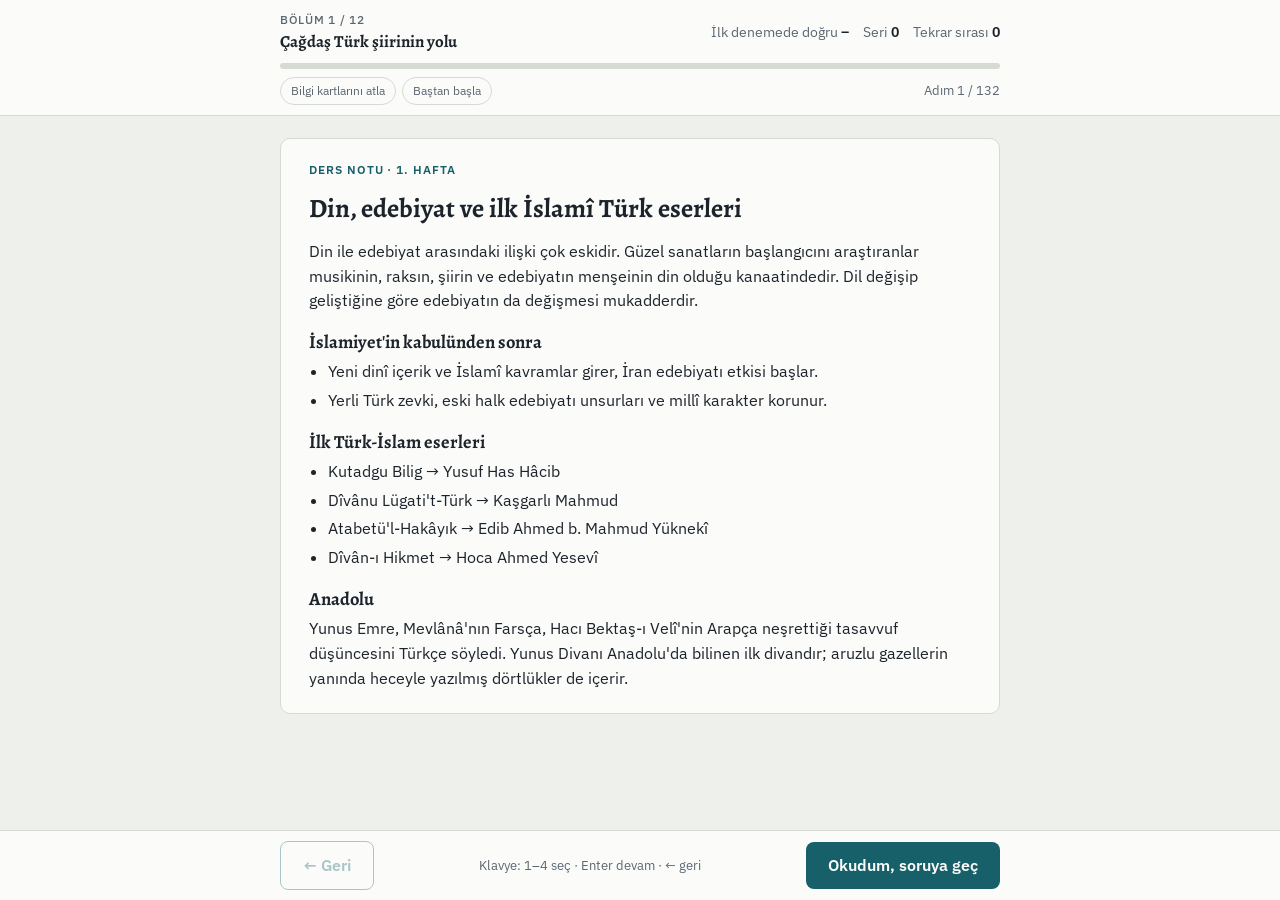
<file: cagdas-turk-siiri.html>
<!doctype html>
<html lang="tr">
<head>
<meta charset="utf-8">
<meta name="viewport" content="width=device-width, initial-scale=1, viewport-fit=cover">
<title>Çağdaş Türk Şiiri Testi</title>
<meta name="claude:viewport-fit-sides" content="cover">
<link rel="preconnect" href="https://fonts.googleapis.com">
<link rel="preconnect" href="https://fonts.gstatic.com" crossorigin>
<link rel="stylesheet" href="https://fonts.googleapis.com/css2?family=Alegreya:ital,wght@0,500;0,700;1,500&family=IBM+Plex+Sans:wght@400;500;600&display=swap">
<style>
html{color-scheme:light}
[hidden]{display:none!important}
/* Layout: tek sütunlu akış — üstte yapışkan ilerleme şeridi, altında sırayla gelen kart */
:root{
  --bg:#eef0ec; --surface:#fbfcfa; --ink:#1c232b; --muted:#5b6670; --line:#d5dad3;
  --accent:#17606a; --accent-soft:#dcebea; --verse:#3c2f5e;
  --good:#1f7a43; --good-soft:#dcefe2; --bad:#b03a2e; --bad-soft:#f6dfdb;
  --display:"Alegreya", Georgia, "Times New Roman", serif;
  --body:"IBM Plex Sans", system-ui, -apple-system, "Segoe UI", sans-serif;
}
@media (prefers-color-scheme: dark){:root:not([data-theme="light"]){
  --bg:#121619; --surface:#1a2024; --ink:#e4e8e6; --muted:#9aa6ad; --line:#2d363c;
  --accent:#6fc0c4; --accent-soft:#1d3436; --verse:#c7b8ee;
  --good:#6fcf92; --good-soft:#1b3326; --bad:#f08a7e; --bad-soft:#3a201d; color-scheme:dark}}
:root[data-theme="dark"]{
  --bg:#121619; --surface:#1a2024; --ink:#e4e8e6; --muted:#9aa6ad; --line:#2d363c;
  --accent:#6fc0c4; --accent-soft:#1d3436; --verse:#c7b8ee;
  --good:#6fcf92; --good-soft:#1b3326; --bad:#f08a7e; --bad-soft:#3a201d; color-scheme:dark}

*{box-sizing:border-box}
body{background:var(--bg);color:var(--ink);font-family:var(--body);font-size:16px;line-height:1.55;margin:0}
body::before{content:"";position:fixed;inset:0 0 auto;height:env(safe-area-inset-top,0px);z-index:10;background:var(--surface)}
.bar{position:sticky;top:env(safe-area-inset-top,0px);z-index:5;background:var(--surface);border-bottom:1px solid var(--line);
  padding-block:10px;padding-left:max(16px,env(safe-area-inset-left,0px));padding-right:max(16px,env(safe-area-inset-right,0px))}
.bar-in{max-width:720px;margin:0 auto;display:grid;gap:8px}
.bar-row{display:flex;align-items:center;justify-content:space-between;gap:12px;flex-wrap:wrap}
.chapter{font-family:var(--display);font-weight:700;font-size:1.05rem;min-width:0}
.chapter small{font-family:var(--body);font-weight:500;color:var(--muted);font-size:.78rem;letter-spacing:.06em;text-transform:uppercase;display:block}
.stats{display:flex;gap:14px;font-size:.85rem;color:var(--muted);font-variant-numeric:tabular-nums;align-items:center;flex-wrap:wrap}
.stats b{color:var(--ink);font-weight:600}
.track{height:6px;background:var(--line);border-radius:3px;overflow:hidden}
.fill{height:100%;background:var(--accent);width:0;transition:width .35s ease}
.chips{display:flex;gap:6px;flex-wrap:wrap}
.chip{font:inherit;font-size:.78rem;border:1px solid var(--line);background:transparent;color:var(--muted);border-radius:999px;padding:3px 10px;cursor:pointer}
.chip[aria-pressed="true"]{background:var(--accent-soft);color:var(--accent);border-color:var(--accent)}
.chip:focus-visible,.opt:focus-visible,.btn:focus-visible,.side:focus-visible,.mi:focus-visible{outline:2px solid var(--accent);outline-offset:2px}

main{padding-block:22px 120px;padding-left:max(16px,env(safe-area-inset-left,0px));padding-right:max(16px,env(safe-area-inset-right,0px))}
.wrap{max-width:720px;margin:0 auto;display:grid;gap:16px}
.card{background:var(--surface);border:1px solid var(--line);border-radius:10px;padding:22px clamp(16px,4vw,28px);display:grid;gap:14px;min-width:0}
.kind{font-size:.74rem;letter-spacing:.08em;text-transform:uppercase;color:var(--accent);font-weight:600}
h1,h2{font-family:var(--display);font-weight:700;margin:0;text-wrap:balance;line-height:1.2}
h1{font-size:1.65rem} h2{font-size:1.15rem;margin-top:4px}
p{margin:0}
.sec{display:grid;gap:6px}
.sec ul{margin:0;padding-left:1.2em;display:grid;gap:4px}
.verse{font-family:var(--display);font-style:italic;font-size:1.12rem;color:var(--verse);border-left:3px solid var(--verse);padding:2px 0 2px 14px;white-space:pre-line;line-height:1.5}
.src{font-size:.8rem;color:var(--muted)}
.tbl{overflow-x:auto}
table{border-collapse:collapse;width:100%;font-size:.92rem;min-width:520px}
th,td{border-bottom:1px solid var(--line);padding:8px 10px;text-align:left;vertical-align:top}
th{font-weight:600;color:var(--muted);font-size:.8rem;text-transform:uppercase;letter-spacing:.05em}
.q{font-size:1.12rem;font-weight:500}
.opts{display:grid;gap:8px}
.opt{font:inherit;text-align:left;background:var(--bg);color:var(--ink);border:1.5px solid var(--line);border-radius:8px;padding:11px 14px;cursor:pointer;display:flex;gap:10px;align-items:flex-start}
.opt:hover:not([disabled]){border-color:var(--accent)}
.opt .k{font-size:.75rem;color:var(--muted);border:1px solid var(--line);border-radius:4px;padding:0 6px;margin-top:2px;font-variant-numeric:tabular-nums}
.opt[disabled]{cursor:default}
.opt.ok{border-color:var(--good);background:var(--good-soft)}
.opt.no{border-color:var(--bad);background:var(--bad-soft)}
.fb{border-radius:8px;padding:12px 14px;display:grid;gap:4px}
.fb.ok{background:var(--good-soft)} .fb.no{background:var(--bad-soft)}
.fb strong{font-weight:600}
.fb.ok strong{color:var(--good)} .fb.no strong{color:var(--bad)}
.foot{position:fixed;left:0;right:0;bottom:0;z-index:5;background:var(--surface);border-top:1px solid var(--line);
  padding-top:10px;padding-bottom:calc(10px + env(safe-area-inset-bottom,0px));padding-left:max(16px,env(safe-area-inset-left,0px));padding-right:max(16px,env(safe-area-inset-right,0px))}
.foot-in{max-width:720px;margin:0 auto;display:flex;gap:10px;align-items:center;justify-content:space-between}
.hint{font-size:.8rem;color:var(--muted)}
.btn{font:inherit;font-weight:600;border:none;border-radius:8px;padding:11px 22px;cursor:pointer;background:var(--accent);color:var(--surface)}
.btn[disabled]{opacity:.35;cursor:default}
.btn.ghost{background:transparent;color:var(--accent);border:1.5px solid var(--accent)}
.match{display:grid;grid-template-columns:1fr 1fr;gap:10px}
.col{display:grid;gap:8px;align-content:start;min-width:0}
.mi{font:inherit;font-size:.92rem;text-align:left;background:var(--bg);color:var(--ink);border:1.5px solid var(--line);border-radius:8px;padding:9px 11px;cursor:pointer;min-width:0;overflow-wrap:anywhere}
.mi.sel{border-color:var(--accent);background:var(--accent-soft)}
.mi.done{border-color:var(--good);background:var(--good-soft);color:var(--good);cursor:default}
.mi.shake{border-color:var(--bad);background:var(--bad-soft);animation:sh .3s}
@keyframes sh{25%{transform:translateX(-4px)}75%{transform:translateX(4px)}}
.stmt{font-family:var(--display);font-size:1.15rem;background:var(--bg);border:1px solid var(--line);border-radius:8px;padding:14px 16px;min-height:4.5em}
.sides{display:grid;grid-template-columns:1fr 1fr;gap:10px}
.side{font:inherit;font-weight:600;background:var(--bg);color:var(--ink);border:1.5px solid var(--line);border-radius:8px;padding:12px;cursor:pointer}
.side:hover{border-color:var(--accent)}
.dots{display:flex;gap:5px;flex-wrap:wrap}
.dot{width:10px;height:10px;border-radius:50%;background:var(--line)}
.dot.ok{background:var(--good)} .dot.no{background:var(--bad)} .dot.cur{outline:2px solid var(--accent);outline-offset:1px}
.res{display:grid;gap:8px}
.rrow{display:grid;grid-template-columns:1fr auto;gap:12px;align-items:center;font-size:.95rem}
.rbar{grid-column:1/-1;height:5px;background:var(--line);border-radius:3px;overflow:hidden}
.rbar i{display:block;height:100%;background:var(--accent)}
.big{font-family:var(--display);font-size:2.4rem;font-weight:700;font-variant-numeric:tabular-nums;line-height:1}
.row{display:flex;gap:10px;flex-wrap:wrap}
.retry-tag{font-size:.74rem;color:var(--bad);font-weight:600;letter-spacing:.06em;text-transform:uppercase}
.review-tag{font-size:.74rem;color:var(--muted);font-weight:600;letter-spacing:.06em;text-transform:uppercase}
@media (max-width:480px){ #footHint{display:none} h1{font-size:1.4rem} .match{grid-template-columns:1fr 1fr;gap:8px} .mi{font-size:.85rem;padding:8px} .stats{gap:10px} }
@media (prefers-reduced-motion: reduce){ .fill{transition:none} .mi.shake{animation:none} }
</style>
</head>
<body>

<header class="bar">
  <div class="bar-in">
    <div class="bar-row">
      <div class="chapter" id="chapter"><small>Bölüm</small><span>—</span></div>
      <div class="stats">
        <span>İlk denemede doğru <b id="acc">–</b></span>
        <span>Seri <b id="streak">0</b></span>
        <span>Tekrar sırası <b id="queue">0</b></span>
      </div>
    </div>
    <div class="track" aria-hidden="true"><div class="fill" id="fill"></div></div>
    <div class="bar-row">
      <div class="chips">
        <button class="chip" id="modeQ" aria-pressed="false" type="button">Bilgi kartlarını atla</button>
        <button class="chip" id="restart" type="button">Baştan başla</button>
      </div>
      <span class="hint" id="pos"></span>
    </div>
  </div>
</header>

<main><div class="wrap" id="stage"></div></main>

<div class="foot"><div class="foot-in"><button class="btn ghost" id="back" type="button" disabled>← Geri</button><span class="hint" id="footHint">Klavye: 1–4 seç · Enter devam · ← geri</span><button class="btn" id="next" type="button" disabled>Devam</button></div></div>

<script>
/* =========================================================
   İÇERİK — kaynaklar: Mehmet Kaplan, Şiir Tahlilleri 1; ders notları (1., 3., 4. hafta);
   Keflioğlu 2023; Gül 2016; Turgay 2012; Makber Mukaddimesi.
   ========================================================= */
const MODULES = [
/* ---------- 0 ---------- */
{ id:"giris", title:"Çağdaş Türk şiirinin yolu", steps:[
 {t:"info", kind:"Ders notu · 1. hafta", title:"Din, edebiyat ve ilk İslamî Türk eserleri", secs:[
   {p:"Din ile edebiyat arasındaki ilişki çok eskidir. Güzel sanatların başlangıcını araştıranlar musikinin, raksın, şiirin ve edebiyatın menşeinin din olduğu kanaatindedir. Dil değişip geliştiğine göre edebiyatın da değişmesi mukadderdir."},
   {h:"İslamiyet'in kabulünden sonra", list:["Yeni dinî içerik ve İslamî kavramlar girer, İran edebiyatı etkisi başlar.","Yerli Türk zevki, eski halk edebiyatı unsurları ve millî karakter korunur."]},
   {h:"İlk Türk-İslam eserleri", list:["Kutadgu Bilig → Yusuf Has Hâcib","Dîvânu Lügati't-Türk → Kaşgarlı Mahmud","Atabetü'l-Hakâyık → Edib Ahmed b. Mahmud Yüknekî","Dîvân-ı Hikmet → Hoca Ahmed Yesevî"]},
   {h:"Anadolu", p:"Yunus Emre, Mevlânâ'nın Farsça, Hacı Bektaş-ı Velî'nin Arapça neşrettiği tasavvuf düşüncesini Türkçe söyledi. Yunus Divanı Anadolu'da bilinen ilk divandır; aruzlu gazellerin yanında heceyle yazılmış dörtlükler de içerir."}
 ]},
 {t:"match", q:"İlk Türk-İslam eserlerini yazarlarıyla eşleştir.", pairs:[["Kutadgu Bilig","Yusuf Has Hâcib"],["Dîvânu Lügati't-Türk","Kaşgarlı Mahmud"],["Atabetü'l-Hakâyık","Edib Ahmed"],["Dîvân-ı Hikmet","Ahmed Yesevî"]]},
 {t:"info", kind:"Ders notu · 1. hafta", title:"Tanzimat: yeni bir yol arayışı", secs:[
   {list:["Tanzimat Fermanı: 3 Kasım 1839, Gülhane Parkı, Abdülmecid Han zamanı. Osmanlı başka bir medeniyet dairesine girdiğini kabul eder.","Siyasî gerileme, XIX. asırda Batı tarzı söyleyişe ve dilde sadeleşmeye doğru bir arayış doğurur.","Batılılaşma geleneksel olarak Şinasi ile başlatılır. Orhan Okay'a göre itibarî başlangıç 1859 yılıdır.","Şiire Batı tesiri tedricen girer; divan şiirinin şekil ve kaideleri direnir. Yenilikçiler bile asrın sonuna kadar divan tarzından tamamen kurtulamaz.","Harbiye ve Tıbbiye'de Avrupalı hocalardan okuyan gençler gelenekten kopar; dinin sorgulanamaz sayılan bileşenleri değişim isteyenleri krize sokar.","Bu krizin şiirdeki ilk belirtileri Âkif Paşa, Şinasi ve Ziya Paşa'da görülür."]}
 ]},
 {t:"mc", q:"Orhan Okay'a göre edebiyatta Batılılaşmanın itibarî başlangıcı olarak hangi yıl kabul edilebilir?", o:["1859","1839","1876","1908"], a:0, why:"Şinasi birçok hususta ilk olduğu için, onun bazı eserleri esas alınarak 1859 yılı itibarî başlangıç sayılır. 1839 Tanzimat Fermanı'nın yılıdır."},
 {t:"mc", q:"Tanzimat'ta geleneksel din anlayışının değişmeye başladığına dair ilk belirtiler hangi şairlerde görülür?", o:["Âkif Paşa, Şinasi, Ziya Paşa","Namık Kemal, Hâmid, Ekrem","Nâcî, Hâmid, Mehmet Âkif","Fikret, Haşim, Yahya Kemal"], a:0, why:"Ders notu ve Keflioğlu makalesi bu üç ismi, değişen din algısının ilk temsilcileri olarak sayar: Adem Kasidesi, Münâcât, Terci-i Bend."},
 {t:"info", kind:"Kaplan · Netice", title:"Yeni Türk şiirinin seyri", secs:[
   {p:"Yüzyıllarca hemen hemen aynı kalan eski edebiyata karşılık, Tanzimat'tan sonraki edebiyatın başlıca hususiyeti değişikliktir. Her nesil yeni bir şey getirir; şahsiyet ve orijinallik asli kıymet olur."},
   {h:"Üç kaynak", p:"Bu devir edebiyatı Batı, Divan ve Halk edebiyatından gelen tesirlerin, nesillere ve şahsiyetlere göre değişen terkip denemeleridir. Onu sadece \"Batı tesiri altında Türk edebiyatı\" diye tanımlamak doğru olmaz."},
   {h:"Varlığa dönüş: kim kâinatta ne görür?", list:["Şinasi: ilahî bir nizam","Ziya Paşa: hayret verici bir anlaşılmazlık","Hâmid: hayranlıkla seyredilecek bir güzellik","Sâdullah Paşa: ilimle ortaya çıkan sırlar","Servet-i Fünuncular: tabiatı ressam gibi seyreder","Haşim: varlığın ötesinde bir âlem","Yahya Kemal: tabiatta ıztırap ve teselli"]},
   {h:"Muhtevacılık – şekilcilik diyalektiği", list:["Tanzimat şiiri, Divan'ın şekilciliğine karşı bir muhteva hareketidir.","Nâcî bu muhtevacılığa karşı bir nevi neo-klasisizmi savunur; dışı imar ederken içi ihmal eder.","Servet-i Fünun muhteva ile şekil arasında ilk dengeyi kurar ama dilde yanılır.","1908'den sonra Âkif, Mehmed Emin ve Gökalp ile yeni bir muhtevacılık başlar. Haşim \"saf şiir\" fikriyle, Yahya Kemal yeni bir neo-klasisizmle karşı çıkar."]}
 ]},
 {t:"match", q:"Kaplan'a göre şairin kâinatta gördüğü şeyi eşleştir.", pairs:[["Şinasi","İlahî bir nizam"],["Ziya Paşa","Hayret verici anlaşılmazlık"],["Abdülhak Hâmid","Hayranlıkla seyredilecek güzellik"],["Yahya Kemal","Tabiatta ıztırap ve teselli"]]},
 {t:"mc", q:"Kaplan'a göre yeni Türk edebiyatı hangi üç kaynaktan gelen tesirlerin terkibidir?", o:["Batı, Divan ve Halk edebiyatı","Fars, Arap ve Fransız edebiyatı","Tasavvuf, medrese ve saray","Halk, tekke ve Servet-i Fünun"], a:0, why:"Netice bölümü: Bu devir edebiyatı Batı, Divan ve Halk edebiyatından gelen tesirlerin başarılı veya başarısız terkip denemeleridir."},
 {t:"tf", q:"Kaplan'a göre yeni Türk edebiyatını sadece \"Batı tesiri altında Türk edebiyatı\" diye tanımlamak doğrudur.", a:false, why:"Yanlış. Yahya Kemal eskiyi diriltir, Gökalp en eskiye döner; Batı tesiri her nesilde ve şahsiyette ayrı bir şekil alır."}
]},
/* ---------- 1 ---------- */
{ id:"adem", title:"Âkif Paşa · Adem Kasidesi", steps:[
 {t:"info", kind:"Şiir kartı", title:"Kaside-i Adem", poet:"Âkif Paşa", verse:"Var ise andadır ancak yoğise yoktur yok\nRahat istersen eğer eyle temennâ-yı adem", secs:[
   {h:"Künye", p:"69 beyitlik kaside. Redifi \"adem\", yani yokluktur. Âkif Paşa Tanzimat'a yetişmiş ama zihniyet bakımından eskidir. Kasideyi gözden düştüğü ve ağır hasta olduğu bir devirde yazar."},
   {h:"Ne anlatır?", p:"Hayattan bıkmış, ümitsiz bir insanın varlıktan nefretini ve yokluğa duyduğu özlemi. Yokluk; gamın, kederin, korku ve ümidin olmadığı mutlak bir huzur ülkesi olarak övülür. Şair onu cennete benzetir, sonra \"yanıldım\" diyerek yokluğun huzurunu cennetten de üstün tutar."},
   {h:"Ana fikir", p:"Varlık ıztıraptır; insanı ıztıraptan ancak yokluk kurtarır."},
   {h:"Bedbinliğin üç kaynağı", p:"Bir medeniyetin (eski zihniyet dünyayı kötü görür), bir devrin (Osmanlı'nın büyük ümitsizliği) ve bir şahsın (muhteris, mevki düşkünü, kindar; emelleri gerçekleşmemiş, hasta) bedbinliği eski şiirin süslü diliyle birleşir."}
 ]},
 {t:"mc", q:"Adem Kasidesi'nin redifi olan \"adem\" kelimesi ne anlama gelir?", o:["Yokluk","İlk insan Hz. Âdem","Ölümsüzlük","Cennet"], a:0, why:"Adem = yokluk. Şair bir beyitte Hz. Âdem ile kelime oyunu da yapar (insanlar \"yokluğun çocukları\"), ama redif yokluk anlamındadır."},
 {t:"mc", q:"Adem Kasidesi esas olarak neyi anlatır?", o:["Varlıktan nefreti ve yokluğu mutlak bir huzur ülkesi olarak özlemeyi","Allah'ın kâinattaki nizamını ve kulun af dilemesini","Vatan ve hürriyet uğrunda çekilen ıztırabı","Tabiat karşısında duyulan hayranlığı"], a:0, why:"Kaplan: Şair varlığı beğenmiyor, ondan kurtulmak istiyor; göçmek istediği yer ne dünya ne ahirettir, yokluktur."},
 {t:"mc", q:"Kaplan'a göre Âkif Paşa'yı bu kadar ıztıraba düşüren şahsi sebep nedir?", o:["İhtiraslarına ve emellerine ulaşamaması, üstelik hasta olması","Eşini kaybetmesi","Sürgüne gönderilmesi","İnancını kaybetmesi"], a:0, why:"\"Ber-murâd olmayacak ben yere geçsin âlem\": emellerine ulaşamayan Paşa, kendisini mesut etmeyen âlemin yok olmasını ister. 38. beyit hastalığına işaret eder."},
 {t:"info", kind:"Kaplan'ın tahlili", title:"Kasidenin üç cephesi", poet:"Âkif Paşa", verse:"İki kâğıttan ibâret nüsah-ı kevn ü mekân\nBiri ibkâ-yı vücûd u biri ifnâ-yı adem", secs:[
   {h:"1 · Psikolojik (34–52. beyitler)", p:"\"Ben o bîzâr-ı vücûdum ki…\", \"Öyle bîmâr-ı gamım kim…\" diye başlayan beyitlerde şair ne kadar muzdarip olduğunu tekrar ve benzetmelerle anlatır. Maddi ve manevi ıztırap bir aradadır."},
   {h:"2 · Metafizik (8–23. beyitler)", p:"Kâinatta varlık ile yokluk bir aradadır; var olan yok olur, yokluk varlıktan güçlüdür. Mâder-i dehr (zaman-ana) doğurur, bâbâ-yı adem (yokluk-baba) alır götürür. Kâinat iki sayfalık bir kitaptır: biri varlığı tutma çabası, öteki yokluğun onu silmesi."},
   {h:"3 · Estetik", p:"Fikirler büyük ölçüde kelime oyunlarından, benzetmelerden ve kafiyeden doğar. Âkif Paşa bu yönüyle tam bir Divan şairidir: fikir ile oyunu karıştırır. Kaside içinde bir gazel bile söyler (55–63)."},
   {h:"Üslup", list:["\"Adem\" redifi bir musallat fikir gibi kasideyi hükmü altına alır.","Mücerret \"adem\" müşahhas şeylere benzetilir: sahbâ, mînâ, sahrâ, deryâ, bâbâ, ankâ, lâlâ, kâğıt, hayme, âhû…","Tezat makinesi: ıztıraba karşı huzur, varlığa karşı yokluk, hayata karşı ölüm.","Medrese dili ve ıstılahları (vücûd, cevher, araz, selb, icâb, kaziye, netice…); Farsça ikili, üçlü terkipler.","Övülen yönü: cümleleri mısralara rahat yerleştirir, tabii bir nazım sentaksı kurar."]}
 ]},
 {t:"mc", q:"Kaplan, Adem Kasidesi'ni hangi üç cepheden inceler?", o:["Psikolojik, metafizik, estetik","Tarihî, sosyal, dinî","Şekil, dil, vezin","Ahlaki, siyasi, felsefi"], a:0, why:"Kaplan'a göre kasidenin birbiriyle yakından ilgili başlıca üç cephesi vardır: psikolojik, metafizik ve estetik."},
 {t:"mc", q:"Kaplan'a göre Âkif Paşa'nın yokluk tasavvuru Hint Nirvana'sından nasıl ayrılır?", o:["Nirvana'da istekler yok edilerek huzura erilir; Âkif Paşa ise arzularını gaye bilir ve varlığı onları tatmin etmediği için kötüler","Nirvana bir ülkedir, Âkif Paşa'nın yokluğu ise bir ruh hâlidir","Nirvana ölümden sonradır, Âkif Paşa'nın yokluğu bu dünyadadır","Hiçbir farkı yoktur; tamamen aynıdır"], a:0, why:"Hint felsefesinde ıztırap isteklerin neticesidir, istekler yok edilince saadet gelir. Âkif Paşa'da böyle bir fikir yoktur."},
 {t:"mc", q:"Âkif Paşa'yı tasavvuftaki yokluk anlayışından ayıran temel fark nedir?", o:["Tanrı üzerinde değil, yokluk üzerinde ısrar etmesi; kaside boyunca Tanrı'ya yer vermemesi","Yokluğu hiç övmemesi","Varlığı Tanrı'nın tecellisi olarak sevmesi","Aşkı merkeze alması"], a:0, why:"Kaplan: Bütün kaside boyunca Tanrı ile değil, ıztırap verici varlık ve kurtarıcı yokluk ile baş başa kalırız. Kacıroğlu da Allah düşüncesine yer vermemesini gelenekte olmayan taraf sayar."},
 {t:"tf", q:"Kaplan'a göre Adem Kasidesi'ndeki fikirler, psikolojik ve metafizik düşünceden çok kelime oyunlarından ve kafiyeden doğmuş gibidir.", a:true, why:"Doğru. \"Yok\" kelimesinin varlığından yokluğun varlığına geçmek bir kelime oyunudur. Benzetmelerin çoğu da kafiyeden doğar."},
 {t:"mc", q:"Kaplan, Adem Kasidesi'ni nasıl nitelendirir?", o:["Ölüm fikrine dayanan bir medeniyetin en son karanlık şarkısı","Yeni edebiyatın ilk müjdecisi","Cemiyet mistisizminin ilk örneği","Halk diline gidişin başlangıcı"], a:0, why:"Kaplan: Âkif Paşa bir bitiş ve sondur; adeta bir dünyanın çöküşünü anlatır."},
 {t:"mc", q:"Aşağıdaki mısralardan hangisi Adem Kasidesi'ne aittir?", o:["Rahat istersen eğer eyle temennâ-yı adem","Vahdet-i zâtına aklımca şehâdet lâzım","Cihan titrer sebât-ı pây-ı erbâb-ı metânetten","Bu yerlerde doğan bir şâir olmak pek tabiîdir"], a:0, why:"Diğerleri sırasıyla Şinasi (Münâcât), Namık Kemal (Hürriyet Kasidesi) ve Hâmid (Külbe-i İştiyak)."}
]},
/* ---------- 2 ---------- */
{ id:"munacat", title:"Şinasi · Münâcât", steps:[
 {t:"info", kind:"Şiir kartı", title:"Münâcât", poet:"Şinasi", verse:"Hak Teâlâ azamet âleminin pâdişehi\nLâ-mekândır olamaz devletinin taht-gehi", secs:[
   {h:"Künye", p:"20 beyit. Konu eskidir (Allah'a yakarış), ama işleyiş ve üslup yenidir."},
   {h:"Ne anlatır?", p:"İlk kısımda Tanrı ile kâinat arasındaki münasebeti anlatır: Allah azamet âleminin padişahıdır, mekândan münezzehtir. Yer onun emriyle döner, mevsimler değişir; güneş ve ay rahmetinin ışığı, yıldızlar heybetinin kıvılcımlarıdır. Her biri onun varlığının parlak delilidir. İkinci kısımda (10–20) şair kendisi ile Tanrı arasındaki münasebeti anlatır: günahını, pişmanlığını, ümitsizliğini, sonunda Allah'ın sonsuz keremine güvenip huzura erişini."},
   {h:"Ana fikirler (Kaplan)", list:["Tanrı kâinata hâkimdir; kâinat Tanrı'nın varlığını ispat eder.","Tanrı günahkâr kulunu bağışlar."]},
   {h:"Ayırıcı özellik", p:"Şinasi, eski münâcâtlar gibi yeryüzü teferruatına (çiçekler, bitkiler) dalmaz. Daha çok gözle görülen âleme, özellikle yıldızlara ve astronomik varlıklara bakar, kâinatın bütünlüğü içinde Tanrı'yı gösterir."}
 ]},
 {t:"mc", q:"Münâcât'ın ilk kısmında Şinasi Allah'ın varlığına neyi delil olarak gösterir?", o:["Kâinattaki nizamı; yıldızlar, güneş, ay ve yerin hareketi gibi gözle görülen varlıkları","Kur'an ayetlerini","Tasavvuftaki aşk ve vecd hâlini","Peygamberlerin mucizelerini"], a:0, why:"Kaplan: Akli bir tip olan Şinasi, Tanrı'yı ispat için \"objektif\" bir delil olarak kâinatı gösterir. Kacıroğlu'na göre Kur'an'a hiç atıf yapmaz."},
 {t:"mc", q:"Münâcât'ın iki ana fikri hangisidir?", o:["Kâinat Tanrı'nın varlığını ispat eder; Tanrı günahkâr kulunu bağışlar","Varlık ıztıraptır; yokluk kurtuluştur","Hürriyet ebedîdir; zulüm geçicidir","Tabiat şiirdir; şair tabiatın çocuğudur"], a:0, why:"Kaplan, şiirin iki kısmını bu iki basit fikirde toplar: 1) Tanrı kâinata hâkimdir, 2) Tanrı insanı bağışlar."},
 {t:"info", kind:"Kaplan + Keflioğlu", title:"Akıl ile gönül arasında", poet:"Şinasi", verse:"Vahdet-i zâtına aklımca şehâdet lâzım\nCân u gönlümle münâcât u ibâdet lâzım", secs:[
   {h:"Aklın şehadeti", p:"Eskiler için Tanrı akılla ispat edilemezdi; eski edebiyat akla karşı aşkı savunur, kalbin şehadetini üstün tutar. Fuzûlî: \"Bilmek bu yeter ki bilmek olmaz.\" Şinasi ise Allah'ın birliğine \"aklınca şehadet\" arar. Kaplan bunu Avrupa'da XVIII. yüzyıldan sonra gelişen akli ve ilmî dinciliğin tesirine bağlar."},
   {h:"İç göze dönüş", p:"Delilin çürüklüğünü sezmiş gibi dış dünyadan insana döner: \"Göremez zâtını mahlûkunun âdî nazarı / Hisseder nûrunu ammâ ki basîret basarı.\" Sonunda Şark'ın eski fikrine döner."},
   {h:"Pozitivist arka plan (Keflioğlu)", p:"Paris yıllarında Ernest Renan ve Auguste Comte'un öğrencisi Littré ile yakınlaşır. Münâcât'ın hareket noktası ilham veya iman değil, akıldır. Kolcu'ya göre bütün beyitler 11. beyti söylemek ve ondan doğan günah duygusundan sıyrılmak için yazılmıştır."},
   {h:"İç konuşma", p:"12–18. beyitler içten yapılan bir diyalogdur: \"Ne dedim, tevbeler olsun, bu da fi'l-i şerdir!\" Kaplan'a göre bu cinsten iç konuşma edebiyatımızda yenidir ve Fransız şiirinin tesirini gösterir. Şüphe değil, iman ve emniyet ifade eder."}
 ]},
 {t:"mc", q:"\"Vahdet-i zâtına aklımca şehâdet lâzım\" mısraı neyi gösterir?", o:["Şinasi'nin Allah'ın birliğini akılla da kabul etmek istediğini","Allah'ın varlığını reddettiğini","Tasavvufi aşkla Allah'a ulaştığını","Yokluğu övdüğünü"], a:0, why:"Kaplan: Şinasi bir fikri aklıyla da kabul etmek ister; bu fikir Allah'ın varlığı ve birliğidir. Bu tavır eskilerden ayrı bir davranış tarzıdır."},
 {t:"mc", q:"Kaplan'a göre Şinasi'nin \"aklınca şehadet\" araması hangi tesirden ileri gelir?", o:["Avrupa'da XVIII. yüzyıldan sonra gelişen akli ve ilmî dincilikten","Yunus Emre'nin ilahilerinden","Fuzûlî'nin münâcâtlarından","Medrese kelamından"], a:0, why:"Keflioğlu'na göre de Renan ve Littré üzerinden pozitivist düşüncenin etkisi açıktır."},
 {t:"tf", q:"Münâcât'ın ikinci kısmındaki sorular, Hâmid'de olduğu gibi şüphe ifade eder.", a:false, why:"Yanlış. Kaplan: Tanrı'nın lütfu hakkındaki sorular Hâmid'de olduğu gibi şüphe değil, bilakis iman ve emniyet ifade eder."},
 {t:"info", kind:"Kaplan'ın tahlili", title:"Sadelik: Münâcât'ın üslubu", poet:"Şinasi", verse:"Ne dedim tevbeler olsun bu da fi'l-i şerdir\nBenim özrüm günehimden iki kat bed-terdir", secs:[
   {list:["En mühim hususiyeti sadeliktir. Divan şiiri tesadüfen sade olur; Şinasi bilerek sade yazar.","Muhtevada temizlik yapar: lüzumsuz teferruatı atar, bir iki fikri alıp genişletir. Bu bir kompozisyon fikri gösterir.","Mazmunları kaldırır: Münâcât'ta benzetme ve mecaz sayısı dördü geçmez; hiç sanat bulunmayan çıplak mısralar yazar.","Konuşma diline gider, Farsça terkipleri son derece azaltır.","Bu sadeleştirme şuurludur; arkasında bir kültür ve ideoloji vardır.","Eski münâcâtlar minyatüre, Şinasi'ninki sade çizgilerle yapılmış bir desene benzer."]},
   {h:"Namık Kemal'in hayranlığı", p:"Namık Kemal 1278'de bir ramazan günü Bayezid Camii avlusunda bu şiiri taş baskı bir kâğıtta yirmi paraya alır. Önce Yunus ilahisi sanır. Şiir onun yazısını ve \"milletin lisanını\" değiştirmesine sebep olur, gidip Şinasi'nin gazetesine yardımcı olur. Kaplan: \"Namık Kemal'i yaratan Şinasi'dir.\""},
   {h:"Açtığı yol", p:"Halka ve halk diline gidiş Yunus'un yoludur. Teşbihe tahammül edemeyen Beşir Fuad ve \"edebiyatsız bir edebiyat\" isteyen Orhan Veli, Şinasi'nin açtığı yoldan gelir."}
 ]},
 {t:"mc", q:"Kaplan'a göre Münâcât'ta kaç benzetme ve mecaz vardır?", o:["Dördü geçmez","Her beyitte en az iki tane","Yaklaşık yirmi","Hiç yoktur"], a:0, why:"Bütünüyle şiir, fikir ve duyguların yalın ifadesinden ibaret gibidir; benzetme ve mecazların sayısı dördü geçmez."},
 {t:"mc", q:"Namık Kemal, Münâcât'ı ilk okuduğunda onu neyle karıştırmıştır?", o:["Derviş Yunus ilahisiyle","Fuzûlî'nin tevhidiyle","Bir Fransız şiiri tercümesiyle","Ziya Paşa'nın Terci-i Bend'iyle"], a:0, why:"\"Üstünde ilahi ünvanını gördüm. Derviş Yunus ilahisi zannettim.\" Kaplan bu benzetmeyi dikkate değer bulur: Şinasi de Yunus gibi halka ve halk diline gider."},
 {t:"mc", q:"Kaplan, eski münâcâtları minyatüre benzetir. Şinasi'nin Münâcât'ını neye benzetir?", o:["Sade çizgilerle yapılmış bir desene","Renkli bir tezhibe","Bir mimari plana","Bir yağlıboya tabloya"], a:0, why:"Birinde teferruat üzerinde ince işleyen bir kalem, ötekinde birkaç karakteristik hatla bütünü vermek isteyen bir düşünce vardır."}
]},
/* ---------- 3 ---------- */
{ id:"karsilastirma", title:"Âkif Paşa ile Şinasi", steps:[
 {t:"info", kind:"Karşılaştırma", title:"İki şiir, iki devir, iki medeniyet", table:{head:["","Adem Kasidesi · Âkif Paşa","Münâcât · Şinasi"],rows:[
   ["Esas aldığı","Yokluk","Varlık"],
   ["Varlığa bakış","Bedbin; varlık ıztırap verici bir yük","Hayran; kâinat güzel ve manalı"],
   ["Tanrı","Kaside boyunca görülmez; ancak son beyitte","Kâinatın nizamında görülür"],
   ["Iztırap","Ağır, karanlık, insanı ezen","Nedamet duygusu; Tanrı'nın lütfuyla yenilir"],
   ["Akıl–kalp","Eski görüş; medreseli mantık oyunu","\"Aklımca şehâdet lâzım\""],
   ["Üslup","Süslü; mazmun, kelime oyunu, medrese dili","Sade; mazmunsuz, konuşma diline yakın"],
   ["Medeniyet","Ahirete yönelen eski medeniyet","Dünyaya dönüşün ifadesi"]
 ]}, secs:[
   {h:"Kaplan'ın hükmü", p:"Adem Kasidesi ile Münâcât arasındaki fark, eski edebiyat ile yeni edebiyat arasındaki ayrılığı gösterir. Dinî dünya görüşünden çıkılmıyor, fakat dine bakış tarzı değişiyor: Tanrı sadece ölüm tanrısı değil, aynı zamanda hayat tanrısı oluyor. Varlığı yok etmek isteyen Âkif Paşa ile Tanrı'yı varlıkta arayan Şinasi arasındaki gizli tezat, zamanla büyüyerek muazzam bir medeniyet buhranına dönüşecektir."},
   {h:"Ortak nokta (Keflioğlu)", p:"Üç metin de (Adem Kasidesi, Münâcât, Terci-i Bend) gelenek ile yeni düşüncenin çatışmasının ürünüdür. Toplum ve yönetim baskısı altındaki aydınlar tepkiden korkup geri adım atar; hiçbiri keskin bir inkâra varmaz."}
 ]},
 {t:"sort", q:"Bu özellik hangi şiire ait?", L:"Adem Kasidesi", R:"Münâcât", items:[
   ["Tanrı'yı varlıkta, yıldızların nizamında arar","R"],
   ["Redifi bir musallat fikir gibi şiire hükmeder","L"],
   ["Benzetme ve mecaz sayısı dördü geçmez","R"],
   ["İçinde bir gazel söylenir","L"],
   ["Iztırap nedamettir, Tanrı'nın lütfuyla yenilir","R"],
   ["Medrese lügati ve Farsça terkipler hâkimdir","L"],
   ["Nirvana'ya benzetilen bir özlem dile gelir","L"],
   ["İç konuşma: \"Ne dedim, tevbeler olsun\"","R"],
   ["Dünyaya dönüşün ifadesidir","R"],
   ["Ölüm fikrine dayanan medeniyetin son şarkısıdır","L"]
 ]},
 {t:"mc", q:"Kaplan'a göre Âkif Paşa ile Şinasi'yi karşılaştırdığımızda ne görürüz?", o:["Sadece iki şairi değil; iki devri, iki medeniyeti, iki kâinat anlayışını","İki farklı tasavvuf tarikatını","Aynı dünya görüşünün iki farklı üslubunu","Divan şiirinin iki farklı nazım şeklini"], a:0, why:"\"Adem Kasidesi ile Münâcât'ta biz sadece Âkif Paşa ile Şinasi'yi değil, iki devri, iki medeniyeti, iki kâinat anlayışını görüyoruz.\""},
 {t:"mc", q:"Münâcât'ta dine bakış nasıl değişir?", o:["Dinî dünya görüşünden çıkılmaz ama Tanrı ölüm tanrısının yanında hayat tanrısı olur","Din tamamen reddedilir","Ahiret inkâr edilir","Tanrı yalnızca ahiretle ilişkilendirilir"], a:0, why:"Kaplan: Ahiret inkâr edilmemekle beraber dünyanın harikuladeliği üzerinde durulur."},
 {t:"tf", q:"Keflioğlu'na göre Âkif Paşa, Şinasi ve Ziya Paşa, düşüncelerini açıkça savunup keskin bir inkâra varmışlardır.", a:false, why:"Yanlış. Üç metinde de ürkek yapının izleri vardır; tepkiden korkup geri adım atarlar. Toplumsal baskı onları keskin inkârdan uzak tutar."}
]},
/* ---------- 4 ---------- */
{ id:"nkemal", title:"Namık Kemal · Hürriyet Kasidesi", steps:[
 {t:"info", kind:"Şiir kartı", title:"Hürriyet Kasidesi", poet:"Namık Kemal", verse:"Görüp ahkâm-ı asrı münharif sıdk u selâmetten\nÇekildik izzet ü ikbâl ile bâb-ı hükûmetten", secs:[
   {h:"Doğuşu", p:"Kıvılcım, Encümen-i Şuarâ'dan Leskofçalı Gâlib'in bir beytidir: \"Olup mecrûh-ı peykân-ı havâdis tâir-i devlet / Demâdem hûn akar çeşmim gibi enzâr-ı milletten.\" Kemal bu beyti okuyunca \"divane gibi\" sokağa fırlar. Kasidenin vezni, kafiyesi ve ilhamı bu beyitten gelir. Bâb-ı Hükûmet'ten çekilme 1867'dedir; bazı beyitleri Londra'da çıkardığı Hürriyet gazetesinde yer alır."},
   {h:"Ne anlatır?", p:"Zulme karşı çıkan, iktidardan çekilen, vatan, millet ve hürriyet uğrunda her ıztıraba katlanmaya hazır ihtilalci bir insanı ve onun yücelttiği kıymetleri."},
   {h:"Ana fikir", p:"Vatan, millet ve hürriyet uğrunda çekilen ıztırap şereftir; zulüm hürriyeti yok edemez, çünkü hürriyet insanın düşünme kabiliyetinden doğar."},
   {h:"Dört kısım (Kaplan)", list:["1–14: Yüksek kıymetleri ortaya koyan prensip beyitleri","15–17: Osmanlı tarihine hayranlık (\"Cihangirâne bir devlet çıkardık bir aşiretten\")","18–24: Korkusuzluk ve şairin şahsi tavrı","25–31: Hürriyet, bir sevgili gibi"]}
 ]},
 {t:"mc", q:"Hürriyet Kasidesi'nin ilhamı hangi şairin beytinden gelir?", o:["Leskofçalı Gâlib","Şinasi","Ziya Paşa","Fuzûlî"], a:0, why:"Encümen-i Şuarâ arkadaşı Leskofçalı Gâlib, eski tarzda yazan, tasavvufa meyyal bir şairdi. Kemal kıvılcımı ondan alır, fakat bundan bir ihtilal yangını çıkar."},
 {t:"mc", q:"Hürriyet Kasidesi esas olarak neyi anlatır?", o:["Zulme karşı çıkan, vatan, millet ve hürriyet uğrunda her ıztıraba katlanan ihtilalci bir insanı","Varlıktan bıkmış bir insanın yokluk özlemini","Bir köylü kızın nişanlı delikanlıya hayranlığını","1908 hürriyetinin doğurduğu anarşiyi"], a:0, why:"Daha ilk beyitten itibaren karşımıza devrin iktidarına bir prensip namına karşı gelen bir ihtilalci tipi çıkar."},
 {t:"info", kind:"Kaplan'ın tahlili", title:"Kıymetler ve cemiyet mistisizmi", poet:"Namık Kemal", verse:"Ne mümkün zulm ile bî-dâd ile imhâ-yı hürriyet\nÇalış idrâki kaldır muktedirsen âdemiyetten", secs:[
   {h:"Yüceltilen kıymetler", list:["Sıdk ve selamet, halka hizmet, mazluma yardım","Millet bir cevherdir; yere düşmekle kıymetinden bir şey kaybetmez","Vatan ile fert arasında cevher birliği: vücudumuzun mayası vatan toprağıdır","Fani olan değil, ebedi olan (iyi şöhret) değerlidir","Hürriyet düşünme kabiliyetinin zaruri neticesidir; düşünce yok edilmeden hürriyet yok edilemez","İrade: \"Cihan titrer sebât-ı pây-ı erbâb-ı metânetten\""]},
   {h:"Cemiyet mistisizmi", p:"Eskinin iktidarı öven dalkavuk şairi yerine, arkasını halka dayayan ihtilal adamı gelir. Edebiyat bir kelime oyunu olmaktan çıkıp bir mizacın, bir fikrin, bir hayatın ifadesi olur. Kaplan, Kemal'i yeni çağın cemiyet mistisizminin bizdeki ilk havarisi sayar: ferdin kendisini yüce kıymetler uğruna feda etmesi."},
   {h:"Hayatı fikirlerinin tatbikidir", p:"Kemal bu kıymetleri Fransız ihtilalini hazırlayan yazarlardan alır ama milli kültürle kaynaştırır. Onları kendi hayatının esası yapar; tesirinin sırrı buradadır."}
 ]},
 {t:"mc", q:"Kaplan, Namık Kemal'i hangi kavramın bizdeki ilk havarisi sayar?", o:["Cemiyet mistisizmi","Panteizm","Saf şiir","Nirvana mistisizmi"], a:0, why:"Cemiyet mistisizmi, din mistisizmi gibi, ferdin yüce kıymetler uğruna kendini feda etmesidir."},
 {t:"mc", q:"Namık Kemal'e göre hürriyet niçin yok edilemez?", o:["Hürriyet insanın düşünme kabiliyetinin zaruri neticesidir; düşünce yok edilmeden hürriyet yok edilemez","Çünkü padişah onu korur","Çünkü hürriyet bir ahiret nimetidir","Çünkü Batı milletleri onu garanti eder"], a:0, why:"\"Ne mümkün zulm ile bî-dâd ile imhâ-yı hürriyet / Çalış idrâki kaldır muktedirsen âdemiyetten.\" Baskı, aksine direnme gücünü artırır."},
 {t:"mc", q:"Kasidede hürriyet nasıl sembolize edilir?", o:["Âşık olunan bir sevgili olarak","Bir ateş olarak","Bir kale olarak","Bir yokluk deryası olarak"], a:0, why:"Batı milletlerinin yaptığı gibi hürriyeti bir sevgili şeklinde sembolize eder; on mısra bu sembole ayrılmıştır: \"Ne efsunkâr imişsin ah ey dîdâr-ı hürriyet.\""},
 {t:"info", kind:"Kaplan'ın tahlili", title:"Namık Kemal'in şiir anlayışı ve kusurları", poet:"Namık Kemal", secs:[
   {h:"Şiir bir gayenin hizmetinde", p:"Tanzimat'tan sonra şiir kendi dışında bir gayeye bağlanır. Namık Kemal eserleriyle milleti uyandırmak ister; makalesindeki fikirleri nazma geçirir."},
   {h:"Şinasi'den gelen", p:"Divan mazmunlarını bırakıp yalın fikir ifadesini tercih etmesi, benzetmelerinde \"şahsi\" olmaya çalışması."},
   {h:"Kusurları", list:["Muhtevada kompozisyon yoktur; şiiri bütün olarak değil, beyitler dizisi olarak görür.","Fazla mücerret kelime, gazeteci dili, halkın bilmediği lügat kelimeleri; Şinasi'nin halka yaklaşma prensibini iyi uygulayamaz.","Nazım sentaksında Âkif Paşa ve Şinasi kadar başarılı değildir; kasideye \"Görüp\" diye başlaması bir zaaftır.","Nesri nazmından üstündür."]},
   {h:"Değeri", p:"Türk edebiyatında sosyal şiirin, vatan ve hürriyet aşkının ilk ve en kuvvetli örneğidir. Ona \"saf şiir\" gözüyle bakılamaz; kusurlu fakat hayatla dolu bir \"hayat şiiri\"dir. Kaplan onunla mukayese edilebilecek tek örnek olarak Mehmet Âkif'in İstiklal Marşı'nı gösterir. Şekli ise hâlâ bir kasidedir: eski şekil, yeni muhteva."}
 ]},
 {t:"mc", q:"Kaplan, Hürriyet Kasidesi'ni hangi tür şiire örnek gösterir?", o:["\"Hayat şiiri\"ne: kusurlu fakat hayatla dolu ve tesirli","\"Saf şiir\"e","Mensur şiire","Tasavvufi şiire"], a:0, why:"Saf şiir dil üzerinde sabırlı bir çalışma meselesidir; hayat şiiri ise yazanın bütün hayatı ve cemiyetin hayatıyla ilgilidir. Bu cinsten bir diğer örnek İstiklal Marşı'dır."},
 {t:"tf", q:"Kaplan'a göre Namık Kemal, Şinasi'nin halk diline yaklaşma prensibini başarıyla uygulamıştır.", a:false, why:"Yanlış. Kullandığı kelimeler halkın bildiklerinden uzak, lügat malıdır; gazeteci diliyle konuşur."},
 {t:"mc", q:"Kaplan'a göre Hürriyet Kasidesi'nin teknik bakımdan en büyük kusuru nedir?", o:["Muhtevanın kuvvetli bir kompozisyona sahip olmaması","Aruz veznini kullanması","Çok sade olması","Hiç benzetme içermemesi"], a:0, why:"Düstur niteliğindeki fikirlerle heyecan ifade eden mısralar birbirine karışmıştır; şiir beyitlerden oluşan bir dizi gibidir."}
]},
/* ---------- 5 ---------- */
{ id:"encumen", title:"Ziya Paşa ve Encümen-i Şuarâ", steps:[
 {t:"info", kind:"Keflioğlu + Kaplan", title:"Ziya Paşa: hayret ve sorgulama", poet:"Ziya Paşa", verse:"Subhâne men tahayyere fî sun'ihi'l-ukûl\nSubhâne men bi-kudretihî ya'cizü'l-fuhûl", secs:[
   {h:"Terci-i Bend (1859)", p:"Şekilce tamamen Divan'a bağlı, içerikçe kısmen yenidir. Kâinat düzeni, insan, hayvanlar âlemi, dünyadaki zıtlıklar, peygamberlerin çileleri gözden geçirilir. Sürekli soru soran bir şair vardır: \"Yârab nedir bu keşmekeş-i derd-i ihtiyâç / İnsanın ihtiyâcı ki bir lokma nândır.\" Her bendin sonunda gelen vasıta beyti onu inkârdan alıkoyar; şiir Allah'a sığınma ve teslimiyetle biter."},
   {h:"Kaplan'ın tespiti", p:"Ziya Paşa kâinatta hayret verici bir anlaşılmazlık bulur. Âkif Paşa'nın nefretine karşı Ziya Paşa'nın hayreti, Hâmid'in hayranlığı vardır."},
   {h:"Terkib-i Bend (ders notu)", p:"Toplumsal eleştiri: \"Pek rengine aldanma felek eski felektir\", \"Zer-dûz pâlân ursan eşek yine eşektir\", \"Îmân ile dîn akçedir erbâb-ı gınâda / Nâmûs u hamiyyet sözü kaldı fukarâda.\""}
 ]},
 {t:"mc", q:"Terci-i Bend'de her bendin sonunda tekrarlanan vasıta beytinin işlevi nedir?", o:["Sorgulamalarına rağmen şairi inkârdan alıkoyar, Allah'a teslimiyeti gösterir","Yokluğu över","Hürriyeti sevgili gibi selamlar","Tabiatın güzelliğini tekrar eder"], a:0, why:"\"Subhâne men tahayyere fî sun'ihi'l-ukûl…\": Akılların sanatı karşısında hayrete düştüğü Allah'ı tesbih eder."},
 {t:"info", kind:"Ders notu · 3. hafta", title:"Encümen-i Şuarâ", secs:[
   {list:["Mayıs-Haziran 1861'den Ocak 1862'ye kadar sürer.","Hersekli Ârif Hikmet Bey'in Lâleli Çukurçeşme'deki evinde toplanır.","Aynı zevki paylaşan, aynı kültürden gelen insanların dost meclisidir.","Edebiyat tarihlerinin hemen hepsinde \"eski şiirin son temsilcisi\" hükmü yer alır."]},
   {h:"Bazı üyeler", p:"Osman Şems Efendi, Konîçeli Mûsâ Kâzım Paşa, Kazasker Mustafa İzzet Efendi, Hoca Sâlih Nâilî, Ziyâ Bey (Paşa), Nâmık Kemal, Recâizâde Mehmed Celâl, Sâdullah Râmi Bey, İbrâhim Hâlet Bey, Memduh Fâik Bey…"},
   {h:"Onları bir araya getiren sebepler", list:["Soy, doğum ya da memuriyet yoluyla Rumeli bağlantısı","Aynı dairede çalışmış iş arkadaşlığı","İtikadi yakınlık: Nakşibendî, Kâdirî, Mevlevî bağlar","Aynı konakların müdavimi olmak (Abdurrahman Sâmi Paşa konağı vb.)","Tekke ve dergâhlarda tanışıklık","Aynı kahvehaneler"]},
   {h:"Notlardaki örnek şiirler", list:["Kazasker Mustafa İzzet: \"Ey habîb-i kibriyâ v'ey matla'-ı nûr-ı Hüdâ\" (naat)","Konîçeli Kâzım Paşa, Mersiye-i Hüseyn: \"Düşdü Hüseyn atından sahrâ-yı Kerbelâ'ya\"","Osman Şems Efendi, Mersiye: \"Bugün mâh-ı Muharrem vakt-i mâtemdir safâ olmaz\""]}
 ]},
 {t:"mc", q:"Encümen-i Şuarâ toplantıları nerede yapılırdı?", o:["Hersekli Ârif Hikmet Bey'in Lâleli'deki evinde","Bâbıâli'de","Tercümân-ı Hakîkat matbaasında","Süleymaniye Camii'nde"], a:0, why:"Toplantılar 1861–1862 arasında Hersekli Ârif Hikmet Bey'in Lâleli Çukurçeşme'deki evinde yapılmıştır."},
 {t:"match", q:"Mısraları şairleriyle eşleştir.", pairs:[["Düşdü Hüseyn atından sahrâ-yı Kerbelâ'ya","Konîçeli Kâzım Paşa"],["Ey habîb-i kibriyâ v'ey matla'-ı nûr-ı Hüdâ","Kazasker Mustafa İzzet"],["Zer-dûz pâlân ursan eşek yine eşektir","Ziya Paşa"],["Esîr-i aşkın olduk gerçi kurtulduk esâretten","Namık Kemal"]]},
 {t:"tf", q:"Edebiyat tarihlerinde Encümen-i Şuarâ, yeni şiirin ilk temsilcisi olarak kabul edilir.", a:false, why:"Yanlış. Hemen bütün edebiyat tarihlerinde Encümen-i Şuarâ'nın eski şiirin son temsilcisi olduğu hükmü yer alır."}
]},
/* ---------- 6 ---------- */
{ id:"naci", title:"Muallim Nâcî", steps:[
 {t:"info", kind:"Ders notu · 3. hafta", title:"Muallim Nâcî (1849–1893)", poet:"Muallim Nâcî", secs:[
   {list:["İstanbul Saraçhanebaşı'nda doğdu; asıl adı Ömer. Babası ölünce Varna'ya gitti.","Hat hocası Abdülhalim Efendi'nin verdiği ilk mahlası \"Hulûsî\"dir; \"Nâcî\" mahlasını okuduğu bir hikâyenin kahramanından aldı.","Ahmed Midhat'ın isteğiyle Tercümân-ı Hakîkat'in edebî sütununu yönetti (1883). Sütun, eski edebiyat taraftarlarının merkezi oldu.","1887'den itibaren Mecmûa-i Muallim'i çıkardı.","1889'da Stockholm'deki VIII. Müsteşrikler Kongresi Türkçeye hizmetlerinden dolayı ona altın madalya verdi.","\"Gazi Ertuğrul Bey\" manzumesi üzerine II. Abdülhamid onu Osmanlı tarihini yazmakla görevlendirdi. 1893'te kalp krizinden öldü."]},
   {h:"Edebî kişiliği", p:"Hâmid ve Ekrem'e karşı çıktığı için eski edebiyatın bayraktarı diye tanıtıldı. Oysa eski edebiyatı en iyi bilen, klasik tarza bağlı biri olmakla beraber yeni tarzda da başarılı manzumeler yazdı. Türkçeyi aruza rahatça uydurdu; Fikret, Mehmet Âkif ve Yahya Kemal'in aruzu başarıyla kullanmasının arkasında onun çabaları vardır. Mehmet Âkif Darülfünun'daki ilk dersinde Nâcî'nin \"Tevhid\" şiirini okutmuştur."},
   {h:"Kaplan'a göre", p:"Şinasi'nin dil inkılabı unutulmuş, Hâmid gramere meydan okumuş, Recâizâde'de dil zevksizleşmişti. Nâcî bu çöküşe karşı dili ve ahengi savundu. Divan şiirini olduğu gibi değil, en iyi taraflarını (kesif ifade, musiki) aldı."}
 ]},
 {t:"mc", q:"Muallim Nâcî'nin ilk mahlası nedir ve nereden gelir?", o:["Hulûsî; hat hocasının verdiği mahlas","Nâcî; babasının verdiği ad","Ömer; doğum adı","Muallim; öğretmenlik mesleği"], a:0, why:"Hat muallimi Abdülhalim Efendi'nin verdiği \"Hulûsî\" mahlasıyla sülüs levhalar yazdı. \"Nâcî\" ise okuduğu bir hikâyenin kahramanının adıdır."},
 {t:"mc", q:"Nâcî'nin hangi eseri Recâizâde Ekrem'in eleştirilerine cevap olarak yazılmıştır?", o:["Demdeme","Âteşpâre","Lugat-ı Nâcî","Esâmî"], a:0, why:"Demdeme, Ekrem'in Zemzeme mukaddimesi ve Takdîr-i Elhân'daki eleştirilerine karşı Saâdet gazetesinde yayımlanan makalelerden oluşur."},
 {t:"info", kind:"Ders notu · 3. hafta", title:"Nâcî'nin eserleri", poet:"Muallim Nâcî", secs:[
   {h:"Manzum", list:["Mûsâ b. Ebü'l-Gāzân yahud Hamiyyet: Endülüs Emevîlerinin son kumandanının şehadetini anlatan 266 beyitlik mesnevi","Terkîb-i Bend-i Muallim Nâcî: Rûhî-i Bağdâdî ile Ziyâ Paşa'ya nazire","Âteşpâre: daha çok yeni şekillerle yazılmış şiirler; ilk şöhretini sağladı","Şerâre: gazel, şarkı, kıta, terbî', rubâî","Fürûzan","Sünbüle: \"Küçük Bir Mudhike\" ile sosyal muhtevalı kısa hikâyenin ilk örneklerinden","Zâtü'n-Nitâkayn yahud İbnü'z-Zübeyr: klasik Fransız trajedisi örnek alınmış","Mir'ât-ı Bedâyi' (Mesnevî-i Muallim Nâcî)","Yâdigâr-ı Nâcî: Şeyh Vasfî'nin derlemesi"]},
   {h:"Mensur", list:["Muallim: Tercümân-ı Hakîkat'teki makaleleri","Demdeme: Ekrem'e cevap","Müdâfaanâme: Mîzan gazetesine karşı","Istılâhât-ı Edebiyye: nazım şekilleri ve edebiyat terimleri","Lugat-ı Nâcî: \"fetva\" kelimesine kadar; gerisini Müstecâbîzâde İsmet tamamladı","Çocuklar İçin Lugat Kitabı","Osmanlı Şairleri","Esâmî: İslam dünyasından 850 şahsiyet hakkında ansiklopedik eser"]}
 ]},
 {t:"match", q:"Nâcî'nin eserlerini içerikleriyle eşleştir.", pairs:[["Âteşpâre","İlk şöhretini sağlayan şiirler"],["Istılâhât-ı Edebiyye","Edebiyat terimleri"],["Esâmî","850 şahsiyet hakkında bilgi"],["Sünbüle","\"Küçük Bir Mudhike\"yi içerir"]]},
 {t:"info", kind:"Şiir kartı", title:"Köylü Kızların Şarkısı", poet:"Muallim Nâcî", verse:"Tepeden nasıl iniyor bakın\nŞu kızın nişanlısı şanlıdır\nYaradan nazardan esirgesin\nKoca dağ gibi delikanlıdır", secs:[
   {h:"Ne anlatır?", p:"Köylü bir kız, tepeden inen yakışıklı delikanlıyı över, onun nişanlısı olan kızla şakalaşır: kızardığını görür, onu kıskandırır (\"Benim olsa bari şu kahraman / Olamaz ne çare nişanlıdır\"). Sonunda alay eder ve kendi nişanlısının ondan \"daha şanlı, daha anlı\" olduğunu söyler."},
   {h:"Ana fikir", p:"Köylü gençlerin temiz, saf, hafif ve neşeli duyguları."},
   {h:"Kaplan'ın tespitleri", list:["Divan şarkısı değildir: Divan'da köylü kızın duygusu hiç konu olmamıştır. Tem tamamen yenidir, muhtemelen Batılı bir şiirden alınmıştır.","Şinasi hariç hiçbir Tanzimat şairi bu kadar halka yakın bir dil kullanmamıştır; halk dilini zevkle kullanmakta Nâcî Şinasi'den de ileridir.","Duygunun gelişmesine göre ince bir tertip vardır; Nâcî iç şeklin, kompozisyonun önemini Servet-i Fünun'dan önce anlamıştır.","Uyarı: Sade ve ahenkli üslup yaratırken muhtevayı fazla hafifletir; muhtevasız şekilcilik de tehlikelidir. Valery: \"son et sens\" (ses ve mana)."]}
 ]},
 {t:"mc", q:"Köylü Kızların Şarkısı neyi anlatır?", o:["Bir köylü kızın, nişanlı bir delikanlıyı övüp onun nişanlısıyla şakalaşmasını","Bir köy düğününde yaşanan kavgayı","Köyden şehre göç eden bir kızın hasretini","Savaşa giden nişanlıya ağıtı"], a:0, why:"Kaplan duygunun gelişimini sırayla gösterir: delikanlının tasviri, nişanlı kızla şaka, kıskandırma, alay ve gurur."},
 {t:"mc", q:"Kaplan'a göre bu şiiri Divan şiirinden ayıran temel yenilik nedir?", o:["Konu ve dil: köylü kızın duygusu ilk kez konu edilir, halk diline çok yakın bir ifade kullanılır","Aruz yerine serbest vezin kullanılması","Tasavvufi bir tem işlemesi","Kaside şeklinde yazılması"], a:0, why:"Hem muhteva hem üslup bakımından yeni bir şiirdir."},
 {t:"tf", q:"Kaplan'a göre Nâcî, Köylü Kızların Şarkısı'nda kompozisyonun önemini Servet-i Fünunculardan önce anlamış ve uygulamıştır.", a:true, why:"Doğru. Tanzimat şairlerinin çoğu duygularını tertipsiz verirken Nâcî temini ustaca atlamalarla ince bir tertibe göre düzenler."}
]},
/* ---------- 7 ---------- */
{ id:"hamid", title:"Abdülhak Hâmid Tarhan", steps:[
 {t:"info", kind:"Ders notu · 4. hafta", title:"Hâmid'in hayatı (1852–1937)", poet:"Abdülhak Hâmid", secs:[
   {list:["Bebek'te, dedesinden kalma yalıda doğdu. Babası tarihçi Hayrullah Efendi; dedesi Hekimbaşı Abdülhak Molla.","Çocukken Paris'e, ardından elçi olan babasıyla Tahran'a gitti.","1883'te Bombay şehbenderi oldu. Veremli eşi Fatma Hanım dönüş yolunda Beyrut'ta öldü; Hâmid Makber'i Beyrut'ta yazmaya başladı.","Londra sefaretinde görev yaptı; İngiliz Nelly Clower ile evlendi. Sonra Lahey ve Brüksel; Nelly'nin ölümünden sonra Lüsyen Hanım ile evlendi.","1914'te Âyan üyesi, 1928'de İstanbul milletvekili oldu. 13 Nisan 1937'de öldü."]},
   {h:"Edebî yeri", list:["Tanzimat'ın ikinci nesline mensuptur; şekil ve muhtevada gerçek anlamda yenilik yapanların başındadır.","Sosyal meseleleri daha çok ferdî planda ele alır. Yaşarken \"Şâir-i Âzam\" ve \"Dâhî-i Âzam\" unvanlarını aldı.","Konularını kendi hayatından seçer; şiire ilk defa ferdî tecrübeleri sokar.","Tiyatro türünde de birçok eser verdi."]},
   {h:"İnanç dünyası (Gül 2016)", p:"Şüphe ile iman, isyan ile teslimiyet baş başa gider. Felsefi şüphenin tohumunu atan kişi Felekiyat hocası Hoca Tahsin'dir. Sahrâ'da tabiata yönelir ve panteist, taklidi bir inanç görülür. Garam'da vahdet-i vücûda yaklaşırken panteizme kayar. Sonunda çoğu zaman Tanrı'nın sonsuz kudretine sığınır."}
 ]},
 {t:"mc", q:"Hâmid, Makber'i hangi olay üzerine yazmıştır?", o:["Eşi Fatma Hanım'ın Beyrut'ta veremden ölümü","Babasının Tahran'da ölümü","Londra'dan azledilmesi","Osmanlı'nın Balkanlarda yenilmesi"], a:0, why:"Fatma Hanım henüz yirmi altı yaşında Beyrut'ta öldü; Hâmid büyük bir acıyla Makber'i burada yazmaya başladı (ilk neşri 1885)."},
 {t:"mc", q:"Gül'e göre Hâmid'in zihnine felsefi şüphenin tohumunu atan kişi kimdir?", o:["Hoca Tahsin","Şinasi","Namık Kemal","Ahmed Vefik Paşa"], a:0, why:"Materyalist felsefeye sahip Felekiyat hocası Hoca Tahsin'dir. Kaplan da Tahsin Efendi'nin panteizm telkin ettiğini söyler."},
 {t:"info", kind:"Ders notu · 4. hafta", title:"Hâmid'in eserleri", poet:"Abdülhak Hâmid", secs:[
   {h:"Şiir", list:["Sahrâ","Dîvânelikleri yahut Belde (1885)","Bunlar O'dur (1885)","Makber (1885)","Ölü (1885)","Hacle (1885)","Kahbe yahut Bir Sefîlenin Hasbıhâli (1886)","Bâlâdan Bir Ses (1912)","Vâlidem (1913)","İlhâm-ı Vatan (1916)","Garam (1923)"]},
   {h:"Tiyatro (seçme)", list:["Mâcerâ-yı Aşk (1873), Sabr u Sebat, İçli Kız","Duhter-i Hindû (1876), Nesteren (1878)","Târık yahut Endülüs Fethi (1879)","Tezer, Eşber (1880)","Zeyneb, İlhan, Turhan, Finten, Sardanapal","Tayflar Geçidi, Nazife, Yâdigâr-ı Harb, Ruhlar","Yabancı Dostlar, Arzîler, Hâkan (1935)"]},
   {p:"Kaplan'ın kitabındaki şiiri ise Külbe-i İştiyak'tır; Hindistan'da yazılmıştır."}
 ]},
 {t:"sort", q:"Bu eser şiir mi, tiyatro mu?", L:"Şiir", R:"Tiyatro", items:[
   ["Makber","L"],["Eşber","R"],["Sahrâ","L"],["Finten","R"],["Ölü","L"],["Târık yahut Endülüs Fethi","R"],["Garam","L"],["Duhter-i Hindû","R"],["Bâlâdan Bir Ses","L"],["Sardanapal","R"]
 ]},
 {t:"info", kind:"Şiir kartı", title:"Külbe-i İştiyak", poet:"Abdülhak Hâmid", verse:"Çemendir, bahrdır, kûhsârdır, subh-ı rebîdir\nBu yerlerde doğan bir şâir olmak pek tabiîdir", secs:[
   {h:"Ne anlatır?", p:"Hindistan'daki büyük tabiat karşısında duyulan derin hayranlığı. Işıklar (güneş, ay, yıldız, şimşek), sesler, ağaçlar, dalgalar, kuşlar, çiçekler, şelaleler… Hepsi şaire bir şiir gibi görünür ve Tanrı'ya doğru uzanır: ağaçlar sonsuzluğu işaret eder, dalgalar Kudret'in perdesini öper."},
   {h:"Ana fikir", p:"Tabiat ilahî bir güzelliktir; Tanrı bir şairdir, yarattıkları onun şiiridir: \"Ne şâirdir ki Kudret, şi'r söyler döktüğü âsâr.\""},
   {h:"Dünya görüşü", list:["Âkif Paşa'nın nefretine, Ziya Paşa'nın hayretine karşı kâinat hakkında iyimser ve ulvi bir hayranlık getirir.","Kaynağı Batı'dır: J. J. Rousseau ve romantiklerin tabiatı güzel ve ilahî sayan görüşü.","Fizikten metafiziğe, görünürden görünmeze geçer: hareket noktası varlık, gayesi Tanrı'dır. Varlığa dindarca hayretle bakarak panteizme varır."]},
   {h:"Üslup (Kaplan)", list:["Türk şiirine dış dünyadan gelen duyular girmeye başlar; önce görme ve ışık, sonra ses.","Kompozisyon dağınıktır; zaman seher olduğu hâlde güneş, ay ve yıldızları bir arada anar.","Şekilden çok ruha önem verir. Duyma, düşünme, hayal kurma ve ifade etme hürriyetini ilan eder; gramere meydan okur.","İsim hâkimdir, sıfat azdır; tabiatı henüz ressam gibi görmez.","Divan'ın unsur şiirinden Batı'nın perspektif tablo şiirine doğru gidiş vardır."]}
 ]},
 {t:"mc", q:"Külbe-i İştiyak'ın ana fikri hangisidir?", o:["Tabiat ilahî bir güzelliktir; Tanrı bir şair, yarattıkları onun şiiridir","Varlık ıztıraptır, kurtuluş yokluktadır","Hürriyet düşünme kabiliyetinden doğar","Sonsuzluk özlemi hiçbir kıyıda dinmez"], a:0, why:"\"Ne şâirdir ki Kudret şi'r söyler döktüğü âsâr\" mısraı bu görüşü özetler."},
 {t:"mc", q:"Kaplan'a göre Hâmid'in tabiat karşısındaki hayranlığının kaynağı nedir?", o:["Batı: J. J. Rousseau ve romantikler","Divan şiirinin bahariyeleri","Halk şiirindeki güzellemeler","Fars mesnevileri"], a:0, why:"Rousseau tabiatın medeniyetten üstün olduğunu söylemiş, bu fikir romantiklere geçmişti. Hâmid bunu Sahrâ'da nazari olarak işler, Hindistan'da gerçekten duyar."},
 {t:"tf", q:"Kaplan'a göre Külbe-i İştiyak'ta sıkı bir kompozisyon vardır ve zaman birliğine dikkat edilmiştir.", a:false, why:"Yanlış. Kompozisyon çözük ve dağınıktır; seher vakti olduğu hâlde güneşi, ay ışığını, yıldızları ve şimşekleri bir arada anar."},
 {t:"info", kind:"Makber Mukaddimesi + ders notu + Gül", title:"Makber: mezar başında akıl ile gönül", poet:"Abdülhak Hâmid", verse:"Pîşimde bu secdegâh-ı tevhîd\nAklımda şükûk, dilde ümmîd", secs:[
   {h:"Ne anlatır?", p:"Eşi Fatma Hanım'ın ölümü karşısındaki acıyı ve bu acının doğurduğu metafizik soruları: Ölüm yokluk mu, başka bir hayat mı? Lâhût nedir, nâsût nedir? Ölüm meselesi zamanla yalnız Fatma Hanım'ın mezarıyla sınırlı kalmaz; tabut ayrılığın ve bilinmeyene geçişin sembolüdür."},
   {h:"Ana fikir", p:"Ölüm karşısında insan aklı acizdir; şair isyan, şüphe ve teslimiyet arasında gider gelir, sonunda Allah'ın kudretine sığınır: \"Sen Hâlık'ımızsın, ettik îmân / Bir sende bulur bu ye's pâyân.\""},
   {h:"İsyan: tıfl-ı ekber", p:"Hâmid, yarattıklarını yok eden Tanrı'yı oyuncağını kıran bir çocuğa benzetir: \"Çıktın mı huzûr-ı Kibriyâ'ya? / Bildin mi nedir tıfl-ı ekber?\" Gül'e göre Hâmid'e kadar Allah'ın varlığını bu kadar sorgulayan bir sanatkâr olmamıştır."},
   {h:"Mukaddime: \"Birkaç Perişan Söz\"", list:["\"En güzel, en büyük, en doğru şiir, bir hakikat-i müdhişenin tazyiki altında hiçbir şey söyleyememektir.\"","\"Makber, hayat-ı edebîmizin kabristanıdır, benim zevâlimdir.\"","\"Makber, edebiyat nokta-i nazarından çirkin bir çocuktur: masum, fakat güzel değil.\""]}
 ]},
 {t:"mc", q:"Makber'de geçen \"tıfl-ı ekber\" ifadesiyle Hâmid ne kastetmiştir?", o:["Yarattıklarını yok eden Tanrı'yı oyuncağını kıran bir çocuğa benzeterek isyanını","Ölen eşinin çocukluğunu","Kendi şairliğinin yeni doğduğunu","Hz. Peygamber'in çocukluğunu"], a:0, why:"Tıfl (çocuk) ile ekber (en büyük) bir araya gelir: hem yücelik hem noksanlık. Tanpınar bu ifadenin Victor Hugo için kullanıldığını ve paganizm etkisini hatırlatır."},
 {t:"mc", q:"Makber Mukaddimesi'ne göre \"en güzel, en büyük, en doğru şiir\" nedir?", o:["Bir hakikat-i müdhişenin baskısı altında hiçbir şey söyleyememek","Kurallara tam uyan bir kaside","Halkın anlayacağı sade bir şarkı","Tabiatı resim gibi tasvir eden şiir"], a:0, why:"Kaplan da bu sözü Hâmid'in estetiğini açıklarken anar: şiir ifade etmekten çok duymaktır."},
 {t:"mc", q:"Makber'in ana fikrine en uygun ifade hangisidir?", o:["Ölüm karşısında insan aklı acizdir; ruh isyan ile teslimiyet arasında gider gelir","Ölüm bir huzur ülkesidir, arzulanmalıdır","Hürriyet uğrunda ölmek şereftir","Tabiat Tanrı'nın şiiridir"], a:0, why:"Rıza Tevfik: Makber'in bütün felsefesi gönül ile aklın mezar başındaki çatışmasından doğar."}
]},
/* ---------- 8 ---------- */
{ id:"akif", title:"Mehmet Âkif Ersoy", steps:[
 {t:"info", kind:"Turgay 2012", title:"Mehmet Âkif'in hayatı", poet:"Mehmet Âkif", verse:"Doğrudan doğruya Kur'ân'dan alıp ilhâmı\nAsrın idrâkine söyletmeliyiz İslâm'ı", secs:[
   {list:["1873'te İstanbul Fatih Sarıgüzel'de doğdu. Annesi Buharalı Emine Şerife Hanım, babası Arnavutluklu Mehmet Tahir Efendi.","Yüksek Baytar Mektebi'ni birincilikle bitirdi; baytarlık işleri müdüriyetinde memur oldu.","Darülfünun'da Osmanlı edebiyatı müderrisliği yaptı; ilk dersinde Muallim Nâcî'nin \"Tevhid\"ini okutup açıkladı.","Burdur milletvekilliği yaptı; İstiklal Marşı'nın şairidir.","Millî Mücadele'de Fatih, Süleymaniye, Beyazıt; Balıkesir Zağanos Paşa (6 Şubat 1920) ve Kastamonu Nasrullah camilerinde vaazlar verdi.","Celâleyn tefsirini 18 defa baştan sona okumuştu.","TBMM'nin verdiği Kur'an meali görevini yaptı ama Türkçe ibadete malzeme yapılmasından çekindiği için teslim etmedi, aldığı parayı iade etti. Meal vasiyeti üzerine yakıldı.","27 Aralık 1936'da İstanbul'da öldü; Edirnekapı'da yatıyor."]}
 ]},
 {t:"mc", q:"Mehmet Âkif Darülfünun'daki ilk dersinde hangi şiiri okutup açıklamıştır?", o:["Muallim Nâcî'nin \"Tevhid\"i","Şinasi'nin Münâcât'ı","Namık Kemal'in Hürriyet Kasidesi","Fuzûlî'nin Su Kasidesi"], a:0, why:"Kaynaklara göre ilk dersinde Nâcî'nin meşhur \"Tevhid\" şiirini okuyarak bir ders boyu açıklayıp yazdırmıştır."},
 {t:"mc", q:"Âkif, Kur'an mealini neden teslim etmemiştir?", o:["Mealin Türkçe ibadet politikasına malzeme yapılmasından çekindiği için","Tamamlayamadığı için","Ücreti az bulduğu için","Mısır'a yerleştiği için"], a:0, why:"Bütün ısrarlara rağmen tercümeyi teslim etmedi, mukaveleyi feshettirip parayı kuruşu kuruşuna iade etti."},
 {t:"info", kind:"Safahat ve İslamcı görüş", title:"Safahat ve bölümleri", poet:"Mehmet Âkif", secs:[
   {h:"Safahat'ın yedi kitabı (genel bilgi)", list:["1. Safahat (1911)","2. Süleymaniye Kürsüsünde (1912)","3. Hakkın Sesleri (1913)","4. Fatih Kürsüsünde (1914)","5. Hatıralar (1917)","6. Âsım (1924)","7. Gölgeler (1933)"]},
   {h:"Kaplan'a göre Safahat", p:"Belli bir bakış açısından tasvir edilen manzum bir romana benzer: sokak, ev, kulübe, saray, meyhane, cami, köy, şehir, zengin, fakir… Âkif tasvirler yapar, portreler çizer, hikâyeler, fıkralar, konuşmalar, vaazlar kullanır. Şiirin hududunu nesir kadar genişletir."},
   {h:"İslamcı görüş", list:["Eski tip dindar Allah'ı ve ahireti düşünür, cemiyete önem vermez. Âkif'in esas konusu dünya ve cemiyettir.","Din, ihtirasları tanzim eden ve insanları nizama sokan kuvvettir; Müslümanlık dünyayı da düzeltebilir.","Mabede sokağı, dinin içine hayatı sokar.","Şiirlerinin çoğu bir ayetle başlar; ayeti şiirle tefsir eder.","Kaplan: Fikret'teki dinî buhrana karşı imanı müdafaa eden Âkif'tir; Âkif samimiyete sanatı feda eder."]},
   {h:"Ayetten şiire (Turgay)", list:["Zümer 9, \"Hiç bilenlerle bilmeyenler bir olur mu?\" → \"Olmaz ya… Tabiî… Biri insan, biri hayvan!\" (ilim, maarif)","Yusuf 87, \"Allah'ın rahmetinden ümit kesmeyin\" → \"Âtiyi karanlık görerek azmi bırakmak / Alçak bir ölüm varsa, eminim, budur ancak\"","Âl-i İmrân 102 → \"Fazilet hissi insanlarda Allah korkusundandır\"","Âl-i İmrân 103, birlik (Zağanos Paşa vaazı) → \"Cemaatten uzaklaşmak, uzaklaşmaktır Allah'tan\""]}
 ]},
 {t:"match", q:"Safahat kitaplarını yayın sırasına göre düşün: numarasıyla eşleştir.", pairs:[["Süleymaniye Kürsüsünde","2. kitap"],["Fatih Kürsüsünde","4. kitap"],["Âsım","6. kitap"],["Gölgeler","7. kitap"]]},
 {t:"mc", q:"\"Âtiyi karanlık görerek azmi bırakmak / Alçak bir ölüm varsa, eminim, budur ancak\" mısraları hangi düşünceyi işler?", o:["Ümitsizliğe karşı azim: Allah'ın rahmetinden ümit kesilmez","İlmin cehalete üstünlüğü","Birlik ve beraberlik","Hürriyetin sevgili oluşu"], a:0, why:"Yusuf Suresi 87. ayetin şiirle tefsiridir; şiir \"Ey millet-i merhûme, sakın ye'se kapılma\" diye biter."},
 {t:"mc", q:"Kaplan'a göre Âkif'i eski tip dindarlardan ayıran özellik nedir?", o:["Esas konusunun dünya ve cemiyet olması; dinin dünyayı da düzeltebileceğine inanması","Sadece ahireti düşünmesi","Tasavvufa çekilmesi","Dini şiire hiç sokmaması"], a:0, why:"Âkif Müslümanlığa sadece bir ahiret dini gözüyle bakmaz. Yunus şehre varıp feryat koparmak ister ama ruhun içinde dolaşır; Âkif şehrin içine gerçekten girer."},
 {t:"info", kind:"Şiir kartı", title:"Süleymaniye Kürsüsünden (bir parça)", poet:"Mehmet Âkif", verse:"Kim ne söylerse, hemen el vurup alkışlayacak:\n— Yaşasın! — Kim yaşasın? — Ömrü olan. — Şak! Şak! Şak!", secs:[
   {h:"Ne anlatır?", p:"Süleymaniye kürsüsündeki bir vaizin ağzından, 1908 hürriyetinden sonraki İstanbul'u: çarşı pazar naralarla çalkalanır, kalabalık neyi alkışladığını bilmez, mektepler \"hürriyet zevki\" için kapatılır, gazeteler ayrılık tohumu eker, dine saldırmak vicdan hürriyeti sanılır, borçla Avrupa'ya koşulur."},
   {h:"Ana fikir", p:"Hakiki hürriyet akıl ve ahlak nizamıyla çatışmaz; ihtirasları başıboş bırakan şuursuzluk hürriyet değil, anarşidir."},
   {h:"Kaplan'ın tespitleri", list:["Kelimenin tam manasıyla bir sosyal satirdir: hiddet, hiciv, alay.","Gülünç, akıl ve ahlak nizamı ile ihtirasların şuursuz, mekanik hareketleri arasındaki tezattan doğar.","Benzetmeler: zincirden boşanan deliler, dilli düdük, Çamlıbel'e dönmüş şehir, kör çıban.","Âkif kalabalığın dilini, deyimlerini, hatta cümlelerini alır; yine de üslubu çok şahsidir. \"Düdük / hödük\" kafiyesi gülünç bir tesir yaratır.","Haşim akşam karanlığında varlığın dışına çıkmak isterken, Âkif öğle güneşi altında hayatın içine girer."]},
   {h:"Ümit", p:"Vaiz, dinleyicilerin ümitsizliğe düştüğünü görünce şöyle der: \"Ye'se düşmeyecek zerrece îmânı olan, / Sade siz derdi bulun, sonra kolaydır derman.\""}
 ]},
 {t:"mc", q:"Süleymaniye Kürsüsünden parçası neyi eleştirir?", o:["1908 hürriyetini yanlış anlayıp ihtiraslarını başıboş bırakan şuursuz kalabalığı","II. Abdülhamid'in istibdadını","Divan şairlerinin dalkavukluğunu","Servet-i Fünuncuların dilini"], a:0, why:"Galeyanı hürriyet sananlar sarhoş veya deli gibidir; şuursuzluk mekteplere, gazetelere, hükümet dairelerine yayılır."},
 {t:"mc", q:"Kaplan, Süleymaniye Kürsüsünden parçasını tür olarak nasıl nitelendirir?", o:["Sosyal satir (hiciv ve alay)","Lirik bir aşk şiiri","Pastoral bir tablo","Tasavvufi bir ilahi"], a:0, why:"Âkif'in komiği ve hicvi ahlaki bir gaye taşır; maksadı güldürmek değil, kötülüğü ortaya koymaktır."},
 {t:"tf", q:"Kaplan'a göre Âkif kalabalığın dilini benimsediği için üslubu kişiliksizdir.", a:false, why:"Yanlış. Şaşılacak taraf, üslubunun herkese benzemekle beraber çok şahsi olmasıdır. Toplama, değiştirme, vezne sokma işi Âkif'in kendi emeğidir."}
]},
/* ---------- 9 ---------- */
{ id:"yk", title:"Yahya Kemal Beyatlı", steps:[
 {t:"info", kind:"Şiir kartı", title:"Açık Deniz", poet:"Yahya Kemal", verse:"Dindirmez, anladım, bunu hiçbir güzel kıyı;\nBir bitmeyen susuzluğa benzer bu ağrıyı.", secs:[
   {h:"Ne anlatır?", p:"Balkan şehirlerinde geçen çocukluğunu, akıncı atalarının ihtirasını duyuşunu; ordu mağlup, vatan yaslıyken rüyasına giren fetih hayallerini; sonra \"istemem artık ne yer, ne yâr\" deyip gurbete çıkışını. Garbın ucunda, med zamanında bin başlı bir ejder gibi kükreyen denizle karşılaşır, onun hüznünde kendi ruhunu tanır."},
   {h:"Ana fikir", p:"İnsan ruhundaki sonsuzluk (hudutları aşma) özlemi hiçbir sınırlı şeyle tatmin edilemez; insan ve tabiat bu hudutlu âlemde ebedî ıztıraba mahkûmdur."},
   {h:"Üç plan (Kaplan)", list:["Tarihî: Türk tarihi hudutları aşma ihtirasının ifadesidir. \"Her yaz, şimale doğru asırlarca bir koşu.\"","Ferdî: Çocukluğundan beri ruhunda aynı iştiyak; içtimai akıncılık mümkün olmayınca ferdî seyahatle ufukların tadını arar.","Tabii: Deniz de hudutlu olmaktan muzdariptir; şairle deniz arasında bir yakınlık kurulur."]},
   {h:"Hayat felsefesi", p:"Haşim çirkin realiteden hayali âlemlere kaçar; Yahya Kemal ise tarihin kahramanlık ve güzellik dolu ülkelerine çekilir: \"Mes'uddur o insan ki yaşar hatıralarla / İnsan âlemde hayal ettiği müddetçe yaşar.\""}
 ]},
 {t:"mc", q:"Açık Deniz'in ana fikri hangisidir?", o:["İnsan ruhundaki sonsuzluk özlemi hiçbir sınırlı şeyle dindirilemez","Denizcilik Türk tarihinin temelidir","Gurbet insanı olgunlaştırır","Tabiat Tanrı'nın şiiridir"], a:0, why:"Hiçbir güzel kıyı \"bir bitmeyen susuzluğa benzeyen bu ağrı\"yı, yani sonsuzluk iştiyakını gideremez."},
 {t:"mc", q:"Kaplan'a göre Açık Deniz'deki duygu hangi üç plan içinde gelişir?", o:["Tarihî, ferdî, tabii","Dinî, siyasi, ahlaki","Psikolojik, metafizik, estetik","Şekil, dil, ahenk"], a:0, why:"Hudutları aşma hissi Türk tarihine, şairin kendi macerasına ve denize bağlanır; böylece cihanşümul bir mahiyet kazanır."},
 {t:"info", kind:"Kaplan'ın tahlili", title:"Yahya Kemal'in şiir anlayışı", poet:"Yahya Kemal", verse:"Aldım Rakofça kırlarının hür havasını,\nDuydum akıncı cedlerimin ihtirasını.", secs:[
   {h:"Şiir bir duygu meselesidir", p:"Eskiler ve Tanzimat şairleri şiiri fikir meselesi sandı; Servet-i Fünuncular resim sandı; Âkif ve Gökalp bir ideoloji meselesi yaptı. Yahya Kemal şiirin duygu meselesi olduğunu kavradı. Şair fikre duygu ve hayal yoluyla ulaşır."},
   {h:"Gizli ideoloji, açık güzellik", p:"Onda da ideoloji vardır, ama Gökalp'teki gibi açık değil, \"meyvanın içindeki gıdalı usare gibi\" gizlidir. Faydalıya değil güzele değer verir; asla didaktik değildir."},
   {h:"Teknik", list:["Şiiri baştan sona gelişen bir oluş, musiki gibi bir akış hâlinde kurar.","İmajları ölçülüdür; Açık Deniz'de çoğunluk hiç benzetmesiz çıplak mısralardır.","Her mısra veya beyit müstakil bir cümledir; kelimeler vezne uymak için ezilmez.","Aruzu yüksek bir musiki vasıtası yapar; dolgun kafiye ve ses ahengi (deniz kısmında kalın ünlüler ağırlıktadır).","İnsandan tabiata, içten dışa gider; Servet-i Fünun ise dıştan içe gidiyordu.","Kelimelerin yaşama kabiliyetini, hakiki Türkçeyi ilk defa idrak eden odur."]},
   {h:"Vezin tavrı", p:"Kaplan'ın Netice'sine göre Yahya Kemal ile Haşim hece veznini kullanmayı reddeder; Yahya Kemal yeni bir neo-klasisizme başvurur. Serbest vezni de benimsemedi; şiirin \"serbest\"liği onda vezinden değil, didaktizmden ve ideolojiden arınmaktan gelir."},
   {h:"Eserleri (genel bilgi)", p:"Kendi Gök Kubbemiz, Eski Şiirin Rüzgârıyle, Rubâîler ve Hayyam Rubâîlerini Türkçe Söyleyiş. Kitapları ölümünden sonra yayımlanmıştır."}
 ]},
 {t:"mc", q:"Kaplan'a göre Yahya Kemal'in şiirdeki en büyük keşfi nedir?", o:["Şiirin bir fikir değil, duygu meselesi olduğunu kavraması","Şiirin bir resim olduğunu göstermesi","Şiiri ideolojinin hizmetine vermesi","Serbest vezni Türk şiirine getirmesi"], a:0, why:"\"Yahya Kemal, şiirin bir duygu meselesi olduğunu kavramış ve bunu eserleriyle göstermiş olan insandır.\""},
 {t:"mc", q:"Kaplan, Yahya Kemal'in şiirindeki ideolojiyi neye benzetir?", o:["Meyvanın içindeki gıdalı usareye","Bir bayrağa","Bir minyatüre","Bir yokluk deryasına"], a:0, why:"Gökalp'te açık olan ideoloji, Yahya Kemal'de \"meyvanın içindeki gıdalı usare gibi\" gizlidir."},
 {t:"tf", q:"Kaplan'a göre Yahya Kemal, Servet-i Fünuncular gibi tabiattan duyguya (dıştan içe) gider.", a:false, why:"Yanlış. Yahya Kemal duygudan tabiata, içten dışa gider; Açık Deniz'de denizi manalı gösteren kendi hisleridir."},
 {t:"mc", q:"Yahya Kemal'in vezin konusundaki tavrı hangisidir?", o:["Aruzu savunup onu yüksek bir musiki vasıtası yaptı","Heceyi tek millî vezin ilan etti","Serbest vezni başlattı","Vezni tamamen reddetti"], a:0, why:"Herkesin hor görmeye başladığı aruzu, ahengi savunarak yüksek bir musiki vasıtası yaptı (Kaplan)."}
]},
/* ---------- 10 · KESİT ---------- */
{ id:"kesit", title:"Şiirden kesitler", steps:[
 {t:"info", kind:"Kesit turu", title:"Kesiti oku, şairi ve temayı bul", secs:[
   {p:"Bu bölümde her soruda bir şiirden kısa bir kesit göreceksin. Önce kesitin hangi şaire ait olduğunu, sonra temasını seçeceksin. Bazı kesitlerde yalnızca şair sorulur. İki aşamadan birini yanlış yaparsan soru birkaç adım sonra tekrar gelir."},
   {h:"İpuçları", list:["\"adem\" redifi → Âkif Paşa","Yalın dil, Tanrı ve yıldızlar, günah ve af → Şinasi","Vatan, millet, hürriyet, \"biz\" diye konuşan ses → Namık Kemal","Soru soran, hayret eden ses; \"Kimdir…\" → Ziya Paşa","Tabiat, ışık, Kudret; ölüm ve mezar → Abdülhak Hâmid","Halk ağzı, köylü kız, hafif ve ahenkli → Muallim Nâcî","Sokak, konuşma dili, vaaz, ayet, cemiyet → Mehmet Âkif","Akıncı atalar, deniz, gurbet, sonsuzluk → Yahya Kemal"]}
 ]},
 {t:"kesit", v:"Ne gam u gussa ne renc ü elem ü bîm ü ümîd\nOlsa şâyeste cihan cân ile cûyâ-yı adem", p:"Âkif Paşa", th:"Yokluğu gamsız, korkusuz, huzurlu bir ülke olarak özleme", why:"Adem Kasidesi. Kaplan bu beyti yokluğun mutlak bir huzur ülkesi olarak gösterildiği yer olarak anır."},
 {t:"kesit", v:"Kimi sâbit kimi seyyâr be-takdîr-i Kadîr\nTanrı'nın varlığına her biri bürhân-ı münîr", p:"Şinasi", th:"Yıldızların nizamını Tanrı'nın varlığına delil sayma", why:"Münâcât: Duran ya da dolaşan her yıldız, Tanrı'nın varlığını ispat eden parlak bir delildir."},
 {t:"kesit", v:"Vücudun kim hamîr-i mâyesi hâk-i vatandandır\nNe gam râh-ı vatanda hâk olursa cevr ü mihnetten", p:"Namık Kemal", th:"Vatan uğruna çekilen ıstırabın ve ölümün tabiiliği", why:"Hürriyet Kasidesi: Fert ile vatan arasında cevher birliği vardır; mayamız vatan toprağıdır."},
 {t:"kesit", v:"Ne âlemdir bu âlem akl u fikri bî-karâr eyler\nHep i'câzât-ı Kudret pîş-i çeşmimden güzâr eyler", p:"Abdülhak Hâmid", th:"Tabiat karşısında duyulan hayranlık ve onda Kudret'i görme", why:"Külbe-i İştiyak'ın ilk mısraları. Kaplan bu mısraları Hâmid'in varlığa dindarca hayretle bakmasına örnek gösterir."},
 {t:"kesit", v:"Yakışıklıdır seviyor cihan\nOnu ben de pek severim inan\nBenim olsa bari şu kahraman\nOlamaz ne çare nişanlıdır", p:"Muallim Nâcî", th:"Köylü gençlerin saf, şakacı ve neşeli duyguları", why:"Köylü Kızların Şarkısı: Dördüncü parçada şaka, nişanlı kızı kıskandırmaya kadar gider."},
 {t:"kesit", v:"Yürüyor dine beş on maskara, alkışlanıyor,\nNesl-i hâzır bunu hürriyyet-i vicdan sanıyor.", p:"Mehmet Âkif", th:"1908 hürriyetinin yanlış anlaşılmasını ve şuursuzluğu hicvetme", why:"Süleymaniye Kürsüsünden: Dine hücum etmek vicdan hürriyeti sanılıyor."},
 {t:"kesit", v:"Bir gün dedim ki istemem artık ne yer, ne yâr!\nÇıktım sürekli gurbete, gezdim diyar diyar;", p:"Yahya Kemal", th:"Sınırları aşma, sonsuzluğu arama isteği", why:"Açık Deniz: İçtimai akıncılık mümkün olmayınca şair ferdî seyahatle ufukların tadını arar."},
 {t:"kesit", v:"Kimdir bu aczi has kılan nev'-i âdeme\nKimdir bu nev'i eşref eden cümle âleme", p:"Ziya Paşa", th:"İnsanın aczi ve kader üzerine sorgulama", why:"Terci-i Bend'in dokuzuncu bendi. Ziya Paşa'nın şüphesi bazen \"kimdir\" sorusuna kadar gider (Keflioğlu)."},
 {t:"kesit", v:"Herkese bâr-ı belâ kendisinin varlığıdır\nGam u âlâmdan âzâde berâyâ-yı adem", p:"Âkif Paşa", th:"Varlığı bir yük, yokluğu kurtuluş sayma", why:"Adem Kasidesi: Herkesin belâ yükü kendi varlığıdır; yokluk ise gamdan ve acıdan âzâdedir."},
 {t:"kesit", v:"Nûr-ı rahmet niye güldürmeye rûy-ı siyehim\nTanrı'nın mağfiretinden de büyük mü günehim", p:"Şinasi", th:"Günahkar kulun Tanrı'nın affına güvenmesi", why:"Münâcât'ın ikinci kısmı. Kaplan'a göre bu sorular şüphe değil, iman ve emniyet ifade eder."},
 {t:"kesit", v:"Ne efsûnkâr imişsin âh ey dîdâr-ı hürriyet\nEsîr-i aşkın olduk gerçi kurtulduk esâretten", p:"Namık Kemal", th:"Hürriyeti bir sevgili gibi yüceltme", why:"Hürriyet Kasidesi'nin hürriyet kısmı (25–31). On mısra bu sevgili sembolüne ayrılmıştır."},
 {t:"kesit", v:"Olmaz ya… Tabiî… Biri insan, biri hayvan!\nÖyleyse, \"cehalet\" denilen yüz karasından\nKurtulmaya azmetmeli baştanbaşa millet.", p:"Mehmet Âkif", th:"İlmin üstünlüğü, cehaletten kurtulma çağrısı", why:"Zümer 9. ayetin (\"Hiç bilenlerle bilmeyenler bir olur mu?\") şiirle tefsiri (Turgay)."},
 {t:"kesit", v:"Sezdim bir âşinâ gibi, heybetli hüznünü!\nRuhunla karşı karşıya kaldım o med günü,", p:"Yahya Kemal", th:"Şairin ruhu ile deniz arasındaki yakınlık", why:"Açık Deniz: Denizin hudutlu olmaktan duyduğu ıstırap şairin ruhuyla buluşur; Kaplan'a göre insana benzer bir deniz \"mit\"i yaratılır."},
 {t:"kesit", v:"Fese bak fese ne güzel de al\nNe de hoş belindeki morlu şal", p:"Muallim Nâcî", th:"Köylü gençlerin saf, şakacı ve neşeli duyguları", why:"Köylü Kızların Şarkısı: Delikanlının kıyafeti beğenilerek tasvir edilir."},
 {t:"kesit", v:"İşâret kılmada eşcâr semt-i lâ-tenâhîyi\nÖper emvâc kalkıp perde-i Kudret-penâhîyi", p:"Abdülhak Hâmid", th:"Tabiat karşısında duyulan hayranlık ve onda Kudret'i görme", why:"Külbe-i İştiyak'ın dördüncü parçası: Ağaçlar sonsuzluğu işaret eder, dalgalar Kudret'in perdesini öper."},
 {t:"kesit", v:"Bu kârgâh-ı sun' aceb dershânedir\nHer nakş bir kitâb-ı ledünden nişânedir", p:"Ziya Paşa", th:"Kâinatı hayretle seyredip sırrını sorgulama", why:"Terci-i Bend'in ilk beyti: Kâinat bir dershanedir, her nakış gizli bir bilgiden işarettir."},
 {t:"kesit", only:"p", v:"Mâder-i dehr mevâlîdi ki durmaz doğurur\nDer-kenâr etmek içindir anı bâbâ-yı adem", p:"Âkif Paşa", why:"Adem Kasidesi: Varlık-ana doğurur, yokluk-baba alır götürür."},
 {t:"kesit", only:"p", v:"Hak Teâlâ azamet âleminin pâdişehi\nLâ-mekândır olamaz devletinin taht-gehi", p:"Şinasi", why:"Münâcât'ın ilk beyti. Namık Kemal bu beyti okuyunca şiiri Yunus ilahisi sanmıştı."},
 {t:"kesit", only:"p", v:"Felek her türlü esbâb-ı cefâsın toplasın gelsin\nDönersem kahbeyim millet yolunda bir azîmetten", p:"Namık Kemal", why:"Hürriyet Kasidesi: Korkusuzluk ve şairin şahsi tavrı (18–24. beyitler)."},
 {t:"kesit", only:"p", v:"Düşdü Hüseyn atından sahrâ-yı Kerbelâ'ya\nCibrîl var haber ver \"Sultân-ı Enbiyâ\"ya", p:"Konîçeli Kâzım Paşa", why:"Mersiye-i Hüseyn; Encümen-i Şuarâ şairlerinden (ders notu)."},
 {t:"kesit", only:"p", v:"Bir de İstanbul'a geldim ki: bütün çarşı pazar\nNâradan çalkalanıyor, öyle ya… Hürriyet var!", p:"Mehmet Âkif", why:"Süleymaniye Kürsüsünden'in ilk beyti. Kaplan, Âkif'in konuşma dilini bütün unsurlarıyla benimsediğine örnek gösterir."},
 {t:"kesit", only:"p", v:"Her yaz, şimâle doğru asırlarca bir koşu\nBağrımda bir akis gibi kalmış uğultulu…", p:"Yahya Kemal", why:"Açık Deniz: Kaplan'a göre bu mısra Türk tarihinin ruhunu, hudutları aşma ihtirasını hulasa eder."},
 {t:"kesit", only:"p", v:"Hüsn-i Kur'ân'ı görür insân olur hayrân sana\nDest-i kudretle yazılmış hilyedir Kur'ân sana", p:"Muallim Nâcî", why:"Ders notunda Nâcî bölümünde yer alan, Hz. Peygamber'e hitap eden manzume."}
]},
/* ---------- 11 ---------- */
{ id:"karma", title:"Karma tekrar · Kim, ne yazdı?", steps:[
 {t:"info", kind:"Son tur", title:"Şimdi hepsini karıştırıyoruz", secs:[
   {p:"Sınavda hoca şair verip eser, ya da şiir verip şair sorabilir. Bu bölümde her iki yönde eşleştirme, mısradan şair bulma ve dünya görüşü soruları var. Yanlış yaptıkların birkaç adım sonra yeniden gelecek."},
   {h:"Hızlı hatırlatma", list:["Âkif Paşa → Adem Kasidesi (yokluk, bedbinlik)","Şinasi → Münâcât (akıl, kâinatta Tanrı, sadelik)","Namık Kemal → Hürriyet Kasidesi (vatan, millet, hürriyet)","Ziya Paşa → Terci-i Bend, Terkib-i Bend (hayret, sorgulama)","Muallim Nâcî → Köylü Kızların Şarkısı (halk dili, ahenk)","Abdülhak Hâmid → Külbe-i İştiyak, Makber (tabiat hayranlığı, ölüm, şüphe)","Mehmet Âkif → Safahat, Süleymaniye Kürsüsünden (İslamcı, toplumcu)","Yahya Kemal → Açık Deniz (sonsuzluk özlemi, tarih, ahenk)"]}
 ]},
 {t:"match", q:"Şiiri şairiyle eşleştir.", pairs:[["Adem Kasidesi","Âkif Paşa"],["Münâcât","Şinasi"],["Hürriyet Kasidesi","Namık Kemal"],["Külbe-i İştiyak","Abdülhak Hâmid"]]},
 {t:"match", q:"Şiiri şairiyle eşleştir.", pairs:[["Köylü Kızların Şarkısı","Muallim Nâcî"],["Süleymaniye Kürsüsünden","Mehmet Âkif"],["Açık Deniz","Yahya Kemal"],["Terci-i Bend","Ziya Paşa"]]},
 {t:"match", q:"Eseri yazarıyla eşleştir.", pairs:[["Makber","Abdülhak Hâmid"],["Demdeme","Muallim Nâcî"],["Âsım","Mehmet Âkif"],["Kendi Gök Kubbemiz","Yahya Kemal"]]},
 {t:"match", q:"Eseri yazarıyla eşleştir.", pairs:[["Sahrâ","Abdülhak Hâmid"],["Âteşpâre","Muallim Nâcî"],["Gölgeler","Mehmet Âkif"],["Lugat-ı Nâcî","Muallim Nâcî"]]},
 {t:"mc", q:"\"Ne şâirdir ki Kudret, şi'r söyler döktüğü âsâr\" mısraı kime aittir?", o:["Abdülhak Hâmid","Şinasi","Yahya Kemal","Muallim Nâcî"], a:0, why:"Külbe-i İştiyak: Tanrı bir şairdir, tabiat onun şiiridir."},
 {t:"mc", q:"\"Göremez zâtını mahlûkunun âdî nazarı / Hisseder nûrunu ammâ ki basîret basarı\" beyti kime aittir?", o:["Şinasi","Âkif Paşa","Ziya Paşa","Abdülhak Hâmid"], a:0, why:"Münâcât: Şinasi dış gözden iç göze döner."},
 {t:"mc", q:"\"Mağlûpken ordu, yaslı dururken bütün vatan / Rüyama girdi her gece bir fâtihâne zan\" beyti kime aittir?", o:["Yahya Kemal","Namık Kemal","Mehmet Âkif","Ziya Paşa"], a:0, why:"Açık Deniz: Yenilginin içinde şair fetih hayalleri kurar; sosyal kurtuluş ümidi kalmayınca ferdî yolculuğa çıkar."},
 {t:"mc", q:"\"Biz ol nesl-i kerîm-i dûde-i Osmâniyânız kim / Muhammerdir serâpâ mâyemiz hûn-ı şehâdetten\" beyti kime aittir?", o:["Namık Kemal","Ziya Paşa","Âkif Paşa","Mehmet Âkif"], a:0, why:"Hürriyet Kasidesi'nin Osmanlı tarihini yücelten kısmı (15–17. beyitler)."},
 {t:"mc", q:"\"Ötüyor her taşın üstünde birer dilli düdük / Dinliyor kaplamış etrafını yüzlerce hödük\" beyti kime aittir?", o:["Mehmet Âkif","Ziya Paşa","Muallim Nâcî","Namık Kemal"], a:0, why:"Süleymaniye Kürsüsünden: halk dilindeki \"dilli düdük, ötmek, hödük\" tabirleri bir araya getirilerek gülünç bir tablo kurulur."},
 {t:"mc", q:"\"Yârab nedir bu keşmekeş-i derd-i ihtiyâç / İnsanın ihtiyâcı ki bir lokma nândır\" beyti kime aittir?", o:["Ziya Paşa","Şinasi","Âkif Paşa","Abdülhak Hâmid"], a:0, why:"Terci-i Bend: insanlar arasındaki kavganın anlamsızlığını sorgular."},
 {t:"sort", q:"Bu dünya görüşü hangi şaire ait?", L:"Şinasi", R:"Abdülhak Hâmid", items:[
   ["Tanrı'nın varlığına aklınca şehadet arar","L"],["Tabiat karşısında panteizme varır","R"],["Tanrı'yı \"tıfl-ı ekber\" diye anar","R"],["Ondaki sorular şüphe değil, iman ve emniyet ifade eder","L"],["Rousseau ve romantiklerin tabiat görüşünü alır","R"],["Renan ve Littré ile yakınlaşır","L"]
 ]},
 {t:"sort", q:"Bu tespit kimin şiiri için?", L:"Mehmet Âkif", R:"Yahya Kemal", items:[
   ["İdeoloji açık; şiir vaaz ve satir olur","L"],["İdeoloji \"meyvanın içindeki usare gibi\" gizli","R"],["Safahat manzum bir romana benzer","L"],["Şiir bir duygu meselesidir","R"],["Mabede sokağı, dinin içine hayatı sokar","L"],["Hatıra ve hayal ile mazinin güzelliğini diriltir","R"]
 ]},
 {t:"mc", q:"Kaplan'a göre Tanzimat'tan sonraki Türk şairlerini Divan şairlerinden ayıran genel tavır nedir?", o:["Varlığa, tabiata ve cemiyete dönmeleri; onunla daha sıkı münasebet kurmaları","Tasavvufa daha çok yönelmeleri","Şiirde hiç fikre yer vermemeleri","Yalnızca hece veznini kullanmaları"], a:0, why:"Boş ve mücerret bir varlık tasavvurundan dolu ve müşahhas bir varlık idrakine doğru gidilir."}
]}
];

/* =========================================================
   MOTOR
   ========================================================= */
const KEY="cagdas-turk-siiri-testi-v1";
const POETS=["Âkif Paşa","Şinasi","Namık Kemal","Ziya Paşa","Abdülhak Hâmid","Muallim Nâcî","Mehmet Âkif","Yahya Kemal"];
const $=s=>document.querySelector(s);
const stage=$("#stage"), nextBtn=$("#next");
const STEPS=[]; MODULES.forEach((m,mi)=>m.steps.forEach((s,si)=>STEPS.push({...s,mod:mi,id:mi+"."+si})));
const isQ=s=>s.t!=="info";

let S=null;
function fresh(skipInfo){
  const deck=STEPS.map((_,i)=>i).filter(i=>!(skipInfo&&!isQ(STEPS[i])));
  return {deck, pos:0, maxPos:0, lastAns:-1, retry:{}, stats:{}, streak:0, best:0, skipInfo:!!skipInfo, finished:false, wrongIds:[]};
}
function load(){ try{ const r=localStorage.getItem(KEY); if(r){ const o=JSON.parse(r); if(o&&Array.isArray(o.deck)&&o.deck.every(i=>STEPS[i])) return o; } }catch(e){} return null; }
function save(){ try{ localStorage.setItem(KEY,JSON.stringify(S)); }catch(e){} }
S=load()||fresh(false);
if(S.maxPos==null) S.maxPos=S.pos;
if(S.lastAns==null) S.lastAns=-1;
const reviewing=()=>S.pos<S.maxPos || S.lastAns===S.pos;

function shuffle(a){ a=a.slice(); for(let i=a.length-1;i>0;i--){const j=Math.floor(Math.random()*(i+1));[a[i],a[j]]=[a[j],a[i]];} return a; }
function esc(t){ return String(t).replace(/[&<>"]/g,c=>({"&":"&amp;","<":"&lt;",">":"&gt;",'"':"&quot;"}[c])); }

function record(idx, ok){
  if(reviewing()) return; // geri dönülen adımlar puanı ve tekrar sırasını etkilemez
  S.lastAns=S.pos;
  const st=STEPS[idx]; const m=st.mod;
  S.stats[m]=S.stats[m]||{seen:0,first:0};
  const firstTime = !S.retry[idx+"_done"];
  if(firstTime){ S.stats[m].seen++; if(ok) S.stats[m].first++; S.retry[idx+"_done"]=1; }
  if(ok){ S.streak++; S.best=Math.max(S.best,S.streak); }
  else{
    S.streak=0;
    if(!S.wrongIds.includes(idx)) S.wrongIds.push(idx);
    const at=Math.min(S.pos+4, S.deck.length);
    S.deck.splice(at,0,idx);
    S.retry[idx]=(S.retry[idx]||0)+1;
  }
  save(); hud();
}

function hud(){
  const st=STEPS[S.deck[Math.min(S.pos,S.deck.length-1)]];
  const m=MODULES[st.mod];
  $("#chapter").innerHTML=`<small>Bölüm ${st.mod+1} / ${MODULES.length}</small><span>${esc(m.title)}</span>`;
  let seen=0,first=0; Object.values(S.stats).forEach(v=>{seen+=v.seen;first+=v.first;});
  $("#acc").textContent= seen? Math.round(first/seen*100)+"%" : "–";
  $("#streak").textContent=S.streak;
  const before=new Set(S.deck.slice(0,S.pos)); const remainingRetries=S.deck.slice(S.pos).filter(i=>before.has(i)).length;
  $("#queue").textContent=remainingRetries;
  const pct= S.finished?100: Math.round(S.pos/S.deck.length*100);
  $("#fill").style.width=pct+"%";
  $("#pos").textContent= S.finished? "Tamamlandı" : `Adım ${S.pos+1} / ${S.deck.length}`;
  $("#modeQ").setAttribute("aria-pressed", S.skipInfo?"true":"false");
}

let onNext=null;
function setNext(label, enabled, fn){ nextBtn.textContent=label; nextBtn.disabled=!enabled; onNext=fn; }
nextBtn.addEventListener("click",()=>{ if(!nextBtn.disabled&&onNext) onNext(); });
function advance(){ S.pos++; S.maxPos=Math.max(S.maxPos,S.pos); if(S.pos>=S.deck.length){ S.finished=true; } save(); render(); window.scrollTo({top:0,behavior:"smooth"}); }
function skipQ(){
  // cevaplanmadan geçilen soru puanı etkilemez, akisin sonuna eklenir
  if(S.pos>=S.deck.length-1){ advance(); return; }
  const idx=S.deck.splice(S.pos,1)[0]; S.deck.push(idx);
  S.skipped=(S.skipped||0)+1;
  save(); render(); window.scrollTo({top:0,behavior:"smooth"});
}
const backBtn=$("#back");
function goBack(){
  if(S.finished){ S.finished=false; S.pos=S.deck.length-1; }
  else if(S.pos>0){ S.pos--; } else return;
  save(); render(); window.scrollTo({top:0,behavior:"smooth"});
}
backBtn.addEventListener("click",goBack);

function render(){
  hud();
  backBtn.disabled = !S.finished && S.pos===0;
  if(S.finished) return renderEnd();
  const idx=S.deck[S.pos], st=STEPS[idx];
  const isRetry = S.deck.slice(0,S.pos).includes(idx);
  ({info:renderInfo, mc:renderMC, tf:renderTF, match:renderMatch, sort:renderSort, kesit:renderKesit})[st.t](st, idx, isRetry);
  if(nextBtn.disabled) setNext("Atla →", true, reviewing()? advance : skipQ);
}

function head(st,isRetry){
  const kind = st.t==="info" ? st.kind : ({mc:"Soru",tf:"Doğru mu, yanlış mı?",match:"Eşleştirme",sort:"Hangisi?",kesit:"Şiirden kesit"})[st.t];
  const rv = reviewing() ? '<span class="review-tag">Gözden geçirme · puan sayılmaz · </span>' : '';
  return `<div class="kind">${rv}${isRetry&&!rv?'<span class="retry-tag">Tekrar · </span>':''}${esc(kind)}</div>`;
}

function renderInfo(st){
  let h=`<article class="card">${head(st)}<h1>${esc(st.title)}</h1>`;
  if(st.poet) h+=`<p class="src">${esc(st.poet)}</p>`;
  if(st.verse) h+=`<div class="verse">${esc(st.verse)}</div>`;
  if(st.table){ h+=`<div class="tbl"><table><thead><tr>${st.table.head.map(x=>`<th>${esc(x)}</th>`).join("")}</tr></thead><tbody>${st.table.rows.map(r=>`<tr>${r.map((c,i)=>i?`<td>${esc(c)}</td>`:`<th scope="row">${esc(c)}</th>`).join("")}</tr>`).join("")}</tbody></table></div>`; }
  (st.secs||[]).forEach(s=>{ h+=`<section class="sec">${s.h?`<h2>${esc(s.h)}</h2>`:""}${s.p?`<p>${esc(s.p)}</p>`:""}${s.list?`<ul>${s.list.map(x=>`<li>${esc(x)}</li>`).join("")}</ul>`:""}</section>`; });
  h+=`</article>`;
  stage.innerHTML=h;
  setNext("Okudum, soruya geç", true, advance);
}

function feedback(ok, why){
  const d=document.createElement("div"); d.className="fb "+(ok?"ok":"no");
  d.innerHTML=`<strong>${ok?"Doğru.":(reviewing()?"Yanlış.":"Yanlış. Bu soru birkaç adım sonra tekrar gelecek.")}</strong>${why?`<span>${esc(why)}</span>`:""}`;
  return d;
}

function renderChoice(st, idx, isRetry, opts, correctIdx){
  const order = opts.length>2 ? shuffle(opts.map((_,i)=>i)) : opts.map((_,i)=>i);
  stage.innerHTML=`<article class="card">${head(st,isRetry)}<p class="q">${esc(st.q)}</p><div class="opts">${order.map((oi,k)=>`<button class="opt" type="button" data-i="${oi}"><span class="k">${k+1}</span><span>${esc(opts[oi])}</span></button>`).join("")}</div></article>`;
  const card=stage.querySelector(".card");
  setNext("Devam", false, null);
  stage.querySelectorAll(".opt").forEach(b=>b.addEventListener("click",()=>{
    const pick=+b.dataset.i, ok=pick===correctIdx;
    stage.querySelectorAll(".opt").forEach(x=>{ x.disabled=true; if(+x.dataset.i===correctIdx) x.classList.add("ok"); });
    if(!ok) b.classList.add("no");
    card.appendChild(feedback(ok, st.why));
    record(idx, ok);
    setNext("Devam", true, advance); nextBtn.focus();
  }));
}
function renderMC(st,idx,r){ renderChoice(st,idx,r,st.o,st.a); }
function renderTF(st,idx,r){ renderChoice(st,idx,r,["Doğru","Yanlış"], st.a?0:1); }

function renderKesit(st, idx, isRetry){
  const poetOpts=shuffle([st.p, ...shuffle(POETS.filter(x=>x!==st.p)).slice(0,3)]);
  let themeOpts=null;
  if(st.only!=="p"){
    const pool=[...new Set(STEPS.filter(s=>s.t==="kesit"&&s.th&&s.p!==st.p).map(s=>s.th))].filter(x=>x!==st.th);
    themeOpts=shuffle([st.th, ...shuffle(pool).slice(0,3)]);
  }
  const stages = themeOpts ? 2 : 1;
  stage.innerHTML=`<article class="card">${head(st,isRetry)}<div class="verse">${esc(st.v)}</div><div id="kq"></div></article>`;
  const card=stage.querySelector(".card"), kq=card.querySelector("#kq");
  let allOk=true;
  setNext("Devam", false, null);
  function ask(label, opts, correct, isLast){
    const box=document.createElement("div"); box.className="sec"; box.style.gap="10px";
    box.innerHTML=`<p class="q">${esc(label)}</p><div class="opts">${opts.map((o,k)=>`<button class="opt" type="button" data-v="${esc(o)}"><span class="k">${k+1}</span><span>${esc(o)}</span></button>`).join("")}</div>`;
    kq.appendChild(box);
    box.querySelectorAll(".opt").forEach(b=>b.addEventListener("click",()=>{
      const ok=b.dataset.v===correct; if(!ok) allOk=false;
      box.querySelectorAll(".opt").forEach(x=>{ x.disabled=true; if(x.dataset.v===correct) x.classList.add("ok"); });
      if(!ok) b.classList.add("no");
      if(!isLast){
        const note=document.createElement("p"); note.className="src"; note.textContent= ok?"Doğru şair. Şimdi temayı seç.":`Şair: ${correct}. Şimdi temayı seç.`; box.appendChild(note);
        ask("Bu kesitin teması nedir?", themeOpts, st.th, true);
      } else {
        card.appendChild(feedback(allOk, (stages===2&&!allOk?`Şair: ${st.p}. Tema: ${st.th}. `:"")+(st.why||"")));
        record(idx, allOk); setNext("Devam", true, advance); nextBtn.focus();
      }
    }));
  }
  ask("Bu kesit hangi şaire ait?", poetOpts, st.p, stages===1);
}

function renderMatch(st, idx, isRetry){
  const L=shuffle(st.pairs.map((p,i)=>i)), R=shuffle(st.pairs.map((p,i)=>i));
  stage.innerHTML=`<article class="card">${head(st,isRetry)}<p class="q">${esc(st.q)}</p><p class="src">Soldan birini, sonra sağdan karşılığını seç.</p>
   <div class="match"><div class="col">${L.map(i=>`<button class="mi" type="button" data-side="L" data-i="${i}">${esc(st.pairs[i][0])}</button>`).join("")}</div>
   <div class="col">${R.map(i=>`<button class="mi" type="button" data-side="R" data-i="${i}">${esc(st.pairs[i][1])}</button>`).join("")}</div></div></article>`;
  const card=stage.querySelector(".card");
  let selL=null, selR=null, errors=0, done=0;
  setNext("Devam", false, null);
  const same=(a,b)=>st.pairs[a][1]===st.pairs[b][1]; // aynı sağ değerli eşler (ör. iki Nâcî eseri) birbirinin yerine geçebilir
  function tryPair(){
    if(selL==null||selR==null) return;
    const lb=stage.querySelector(`.mi[data-side="L"][data-i="${selL}"]`), rb=stage.querySelector(`.mi[data-side="R"][data-i="${selR}"]`);
    if(selL===selR || same(selL,selR)){
      lb.className="mi done"; rb.className="mi done"; lb.disabled=rb.disabled=true; done++;
    } else {
      errors++; [lb,rb].forEach(b=>{b.classList.remove("sel");b.classList.add("shake");setTimeout(()=>b.classList.remove("shake"),350);});
    }
    selL=selR=null;
    if(done===st.pairs.length){
      const ok=errors===0;
      card.appendChild(feedback(ok, ok? (st.why||"Hepsini ilk denemede eşleştirdin.") : `${errors} hatalı deneme. ${st.why||""}`));
      record(idx, ok); setNext("Devam", true, advance); nextBtn.focus();
    }
  }
  stage.querySelectorAll(".mi").forEach(b=>b.addEventListener("click",()=>{
    if(b.classList.contains("done")) return;
    const side=b.dataset.side, i=+b.dataset.i;
    stage.querySelectorAll(`.mi[data-side="${side}"]`).forEach(x=>{ if(!x.classList.contains("done")) x.classList.remove("sel"); });
    b.classList.add("sel");
    if(side==="L") selL=i; else selR=i;
    tryPair();
  }));
}

function renderSort(st, idx, isRetry){
  const items=shuffle(st.items); let k=0, errors=0; const res=[];
  stage.innerHTML=`<article class="card">${head(st,isRetry)}<p class="q">${esc(st.q)}</p>
   <div class="dots">${items.map(()=>`<span class="dot"></span>`).join("")}</div>
   <div class="stmt" id="stmt"></div>
   <div class="sides"><button class="side" type="button" data-s="L"><span class="k">1</span> ${esc(st.L)}</button><button class="side" type="button" data-s="R"><span class="k">2</span> ${esc(st.R)}</button></div>
   <div id="sfb"></div></article>`;
  const card=stage.querySelector(".card"), dots=stage.querySelectorAll(".dot");
  setNext("Devam", false, null);
  function show(){ dots.forEach((d,i)=>d.classList.toggle("cur",i===k)); $("#stmt").textContent=items[k][0]; }
  show();
  stage.querySelectorAll(".side").forEach(b=>b.addEventListener("click",()=>{
    if(k>=items.length) return;
    const ok=b.dataset.s===items[k][1];
    dots[k].classList.add(ok?"ok":"no"); if(!ok){ errors++; res.push(items[k]); }
    const f=$("#sfb"); f.innerHTML="";
    if(!ok){ const d=document.createElement("div"); d.className="fb no"; d.innerHTML=`<strong>Yanlış.</strong><span>"${esc(items[k][0])}" → ${esc(items[k][1]==="L"?st.L:st.R)}</span>`; f.appendChild(d); }
    k++;
    if(k<items.length){ show(); }
    else {
      dots.forEach(d=>d.classList.remove("cur")); $("#stmt").textContent="Bitti.";
      stage.querySelectorAll(".side").forEach(x=>x.disabled=true);
      const ok2=errors===0;
      f.innerHTML=""; f.appendChild(feedback(ok2, ok2?`${items.length} ifadenin hepsi doğru.`:`${items.length} ifadeden ${errors} tanesini karıştırdın.`));
      record(idx, ok2); setNext("Devam", true, advance); nextBtn.focus();
    }
  }));
}

function renderEnd(){
  let seen=0,first=0; Object.values(S.stats).forEach(v=>{seen+=v.seen;first+=v.first;});
  const rows=MODULES.map((m,i)=>{ const v=S.stats[i]; if(!v||!v.seen) return ""; const p=Math.round(v.first/v.seen*100);
    return `<div class="rrow"><span>${esc(m.title)}</span><b style="font-variant-numeric:tabular-nums">${v.first}/${v.seen}</b><div class="rbar"><i style="width:${p}%"></i></div></div>`; }).join("");
  const weak=MODULES.map((m,i)=>({m,i,v:S.stats[i]})).filter(x=>x.v&&x.v.seen&&x.v.first/x.v.seen<.75).map(x=>x.m.title);
  stage.innerHTML=`<article class="card"><div class="kind">Sonuç</div><h1>Akış tamamlandı</h1>
    <div class="row" style="align-items:end;gap:28px"><div><div class="big">${seen?Math.round(first/seen*100):0}%</div><p class="src">ilk denemede doğru</p></div><div><div class="big">${S.best}</div><p class="src">en uzun seri</p></div><div><div class="big">${S.wrongIds.length}</div><p class="src">en az bir kez yanlış yapılan soru</p></div></div>
    <section class="sec"><h2>Bölümlere göre</h2><div class="res">${rows}</div></section>
    ${weak.length?`<section class="sec"><h2>Tekrar etmen gerekenler</h2><p>${esc(weak.join(" · "))}</p></section>`:""}
    <div class="row"><button class="btn" type="button" id="redoWrong" ${S.wrongIds.length?"":"disabled"}>Yanlış yaptıklarımı yeniden çöz</button><button class="btn ghost" type="button" id="redoAll">Baştan başla</button></div></article>`;
  setNext("Bitti", false, null);
  $("#redoAll").onclick=()=>{ S=fresh(S.skipInfo); save(); render(); };
  const rw=$("#redoWrong"); if(rw) rw.onclick=()=>{ const w=S.wrongIds.slice(); const sk=S.skipInfo; S=fresh(sk); S.deck=shuffle(w); save(); render(); };
}

$("#restart").addEventListener("click",()=>{ S=fresh(S.skipInfo); save(); render(); window.scrollTo({top:0}); });
$("#modeQ").addEventListener("click",()=>{
  const sk=!S.skipInfo;
  if(S.finished||S.pos===0){ S=fresh(sk); }
  else {
    const cur=S.deck[S.pos];
    const rest=S.deck.slice(S.pos).filter(i=>!(sk&&!isQ(STEPS[i])));
    let tail=rest;
    if(!sk){ // bilgi kartlarını geri ekle: kalan sorulardan önce gelen bilgi kartlarını sıraya koy
      const lastDone=S.deck.slice(0,S.pos); const maxDone=lastDone.length?Math.max(...lastDone):-1;
      tail=STEPS.map((_,i)=>i).filter(i=>i>maxDone && (!isQ(STEPS[i]) || rest.includes(i)));
      rest.forEach(i=>{ if(i<=maxDone) tail.push(i); });
    }
    S.deck=S.deck.slice(0,S.pos).concat(tail.length?tail:[cur]);
    S.skipInfo=sk;
  }
  save(); render();
});
document.addEventListener("keydown",e=>{
  if(e.metaKey||e.ctrlKey||e.altKey) return;
  if(e.key==="ArrowLeft"&&!backBtn.disabled){ e.preventDefault(); goBack(); return; }
  if(e.key==="Enter"&&!nextBtn.disabled&&onNext!==skipQ&&document.activeElement?.tagName!=="BUTTON"){ e.preventDefault(); nextBtn.click(); return; }
  const n=parseInt(e.key,10);
  if(n>=1&&n<=4){
    const opts=stage.querySelectorAll(".opt:not([disabled])"); if(opts[n-1]){ opts[n-1].click(); return; }
    const sides=stage.querySelectorAll(".side:not([disabled])"); if(sides[n-1]) sides[n-1].click();
  }
});
render();
</script>

</body>
</html>
</file>
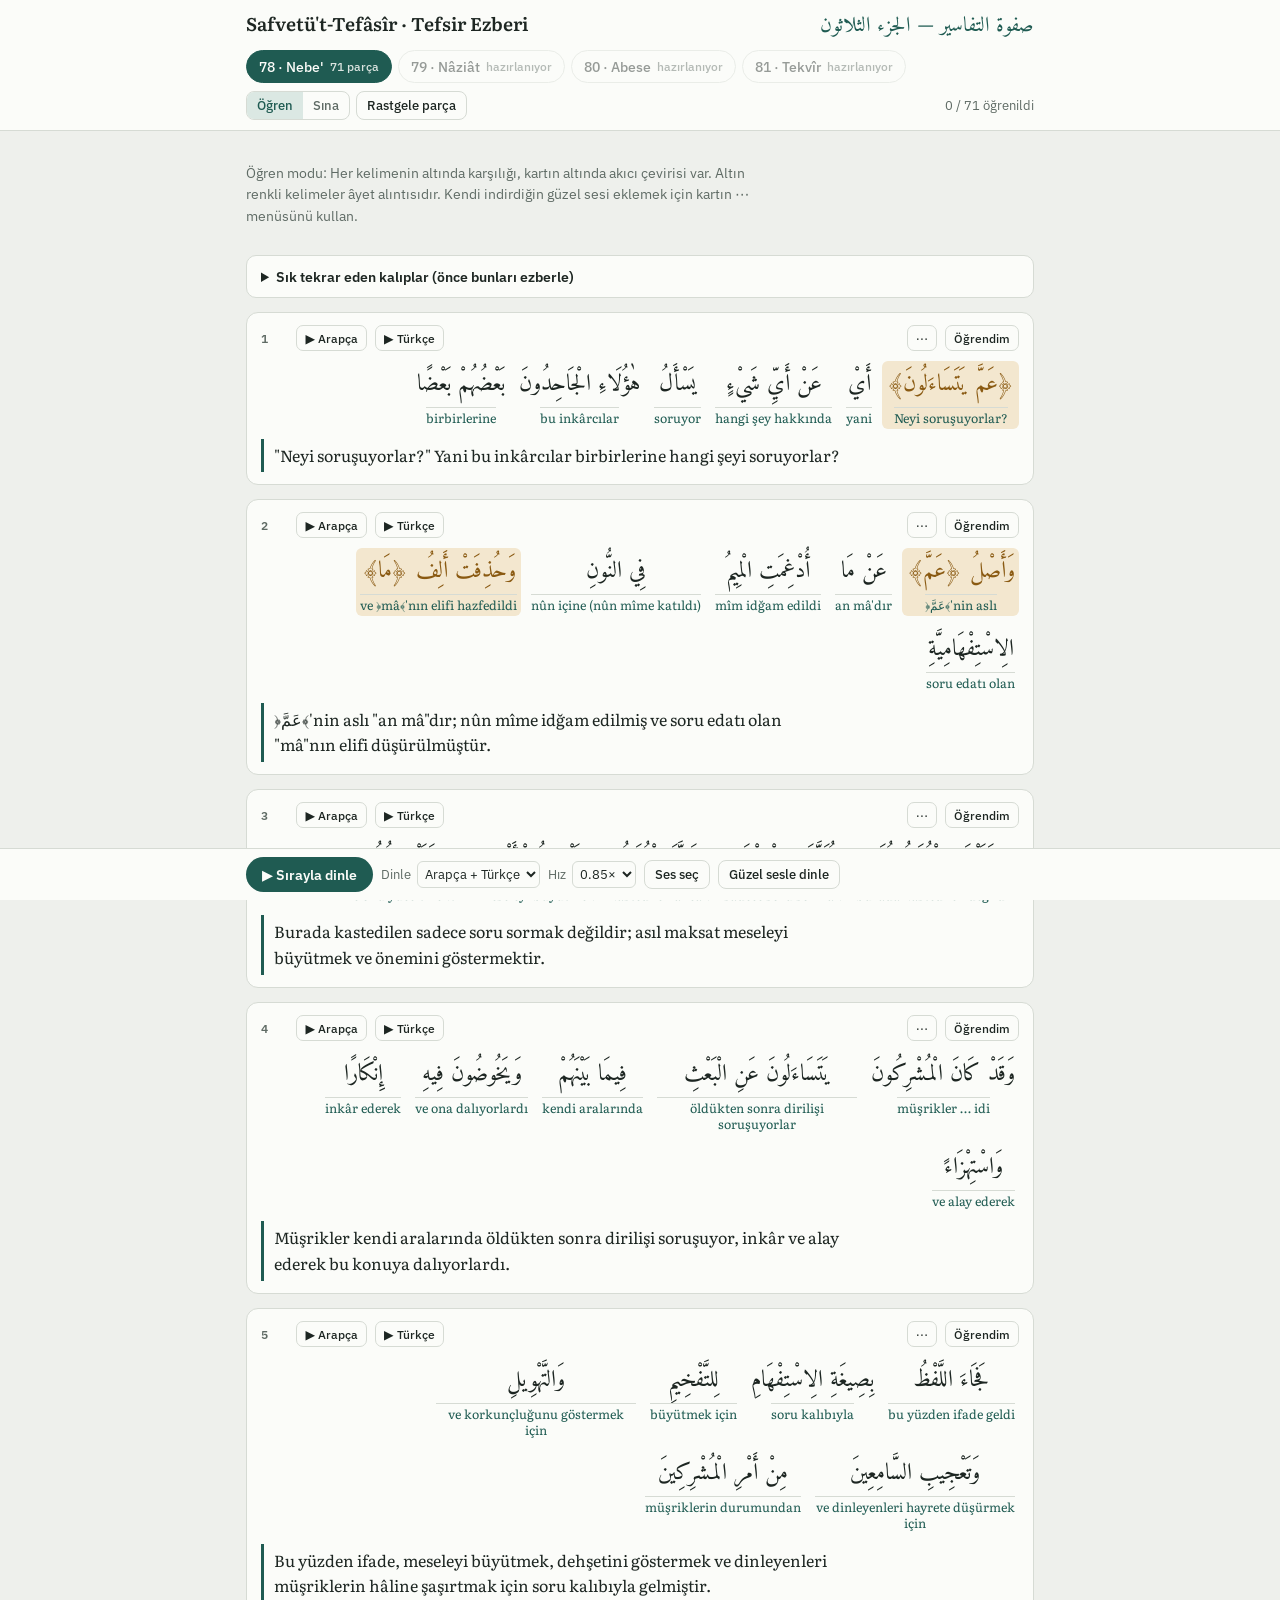
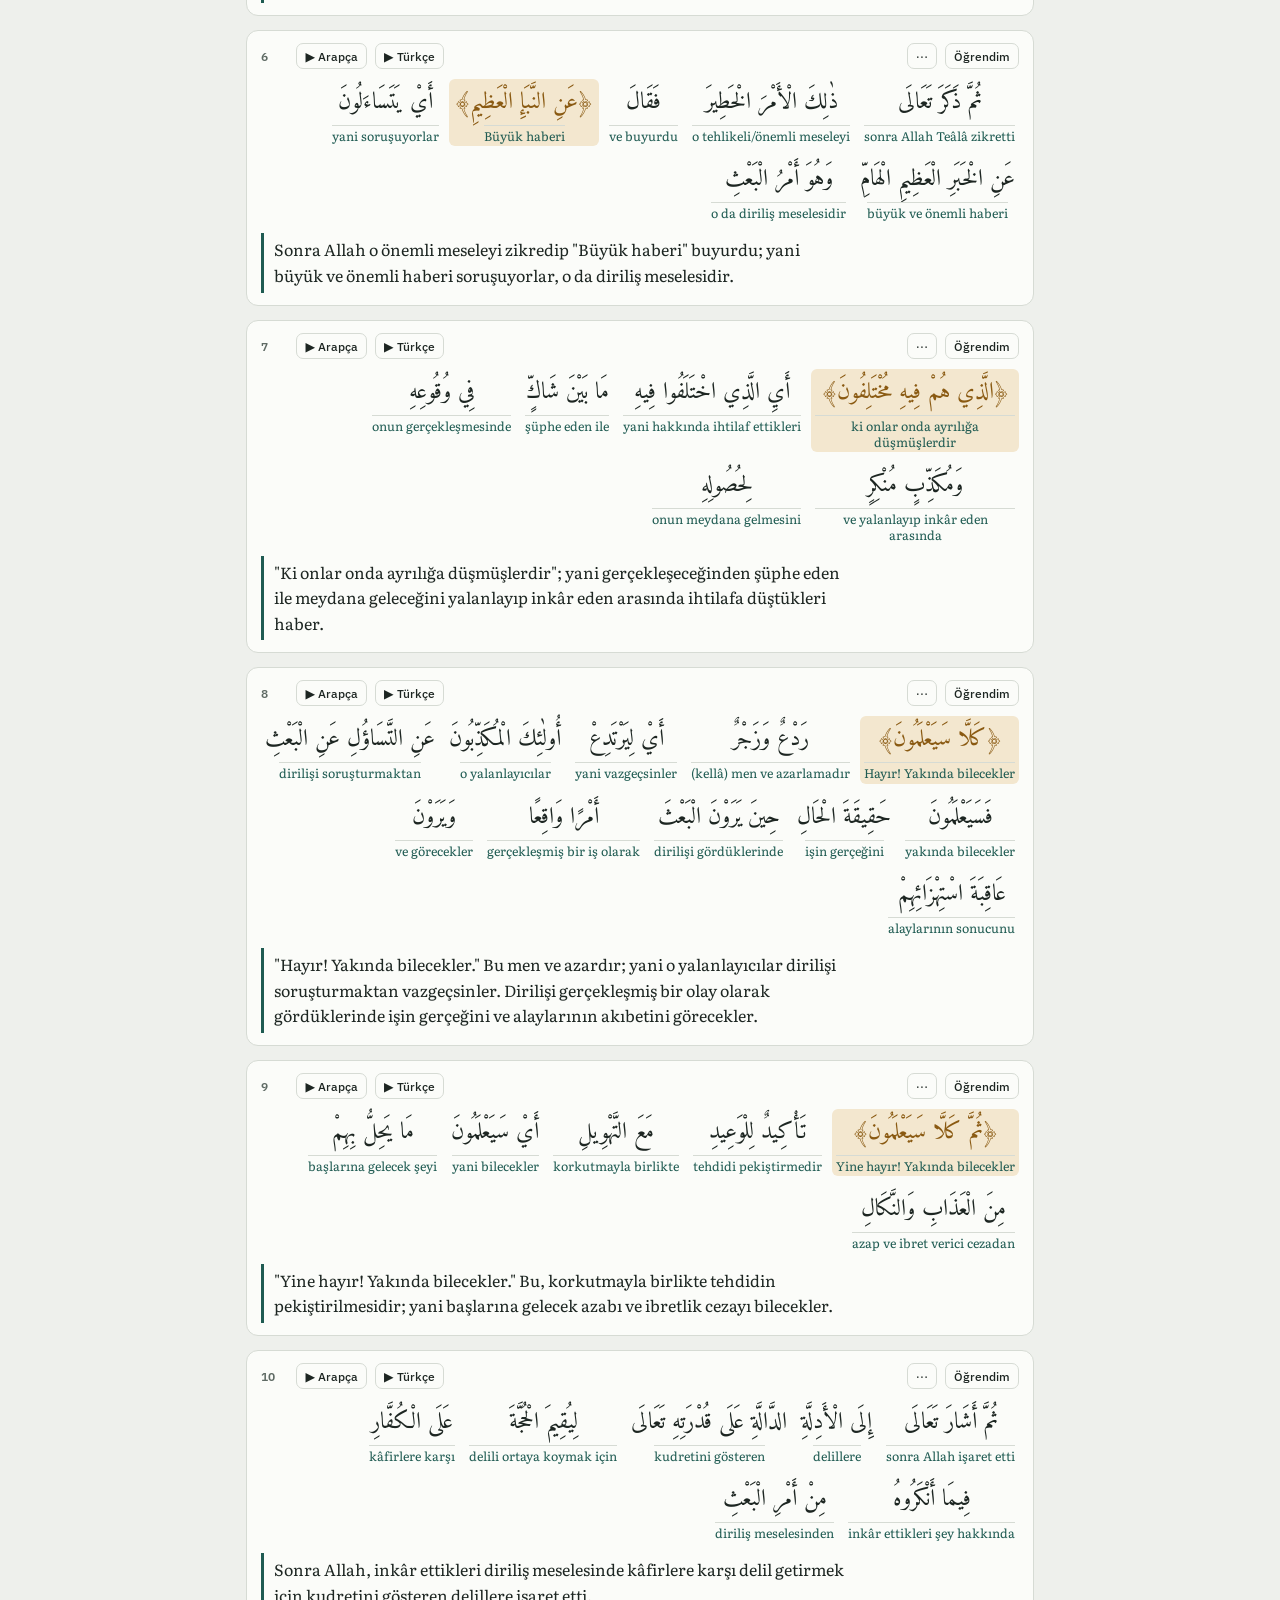
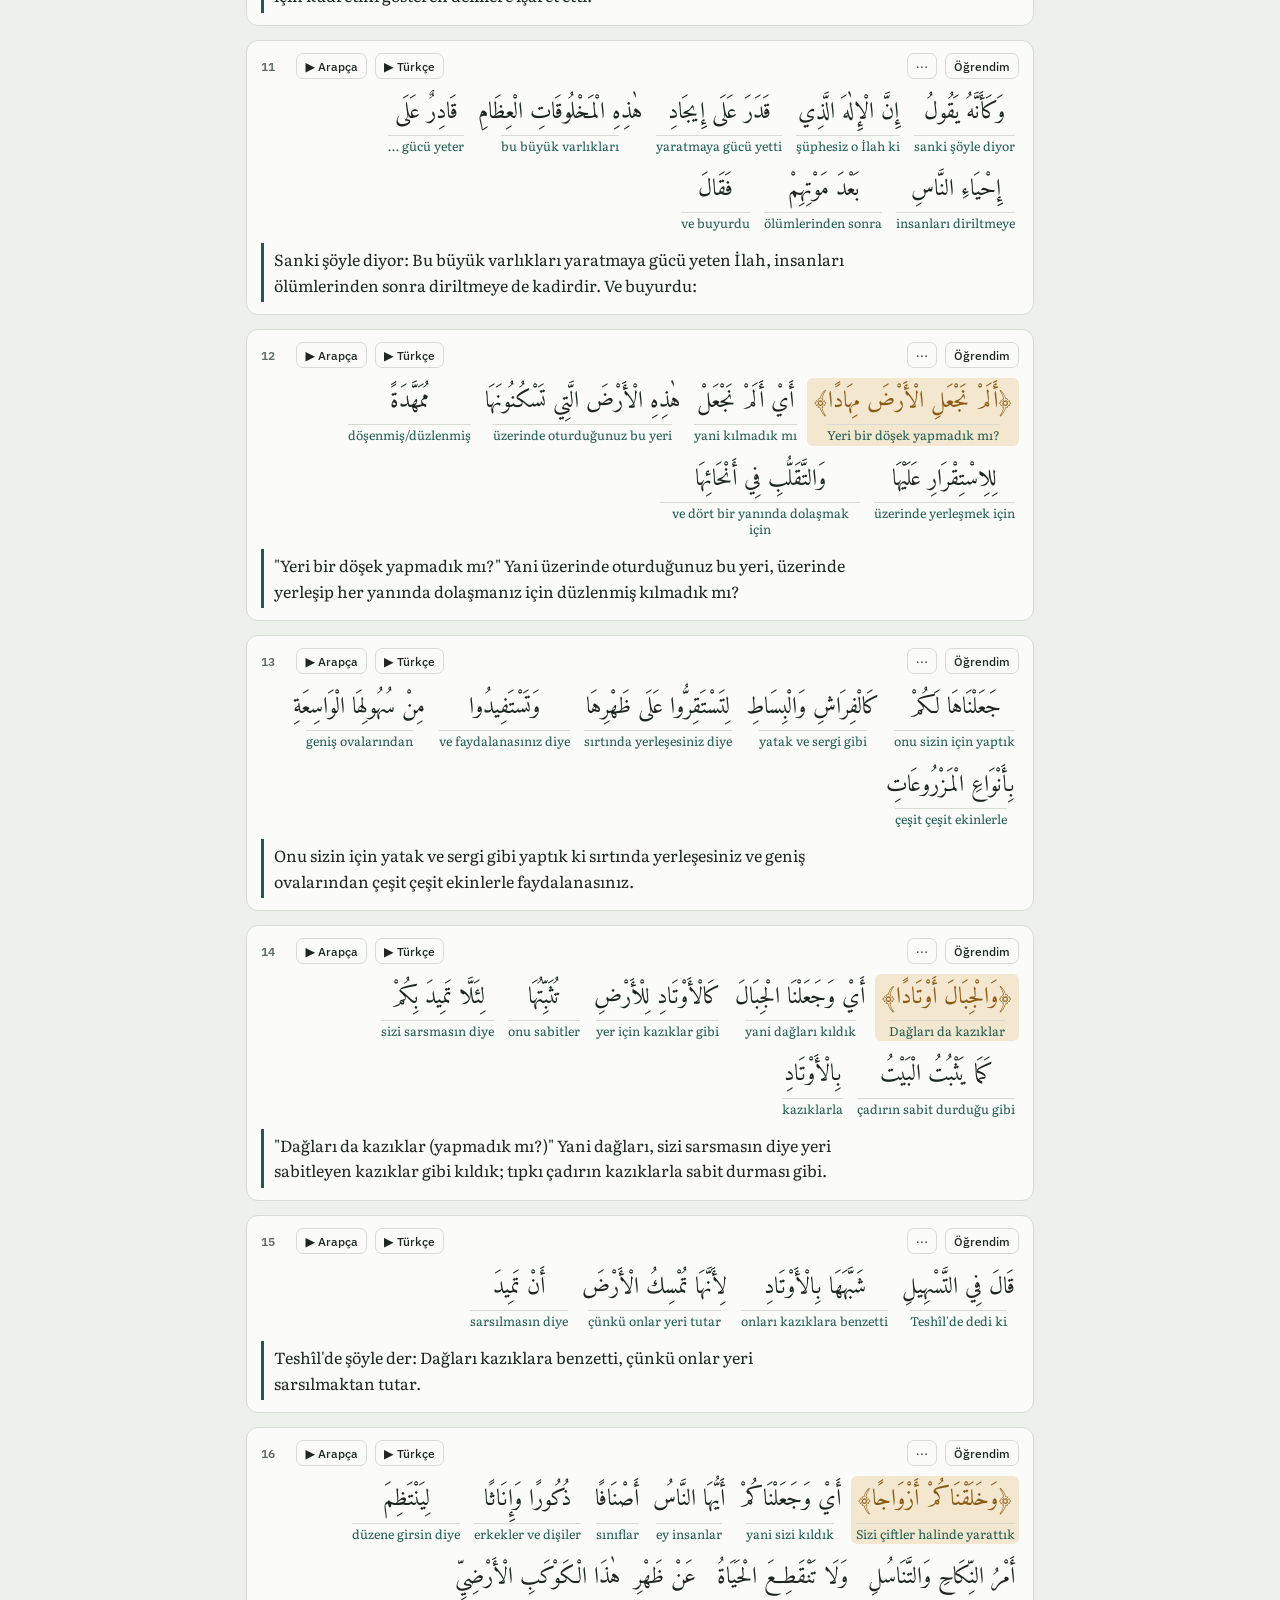
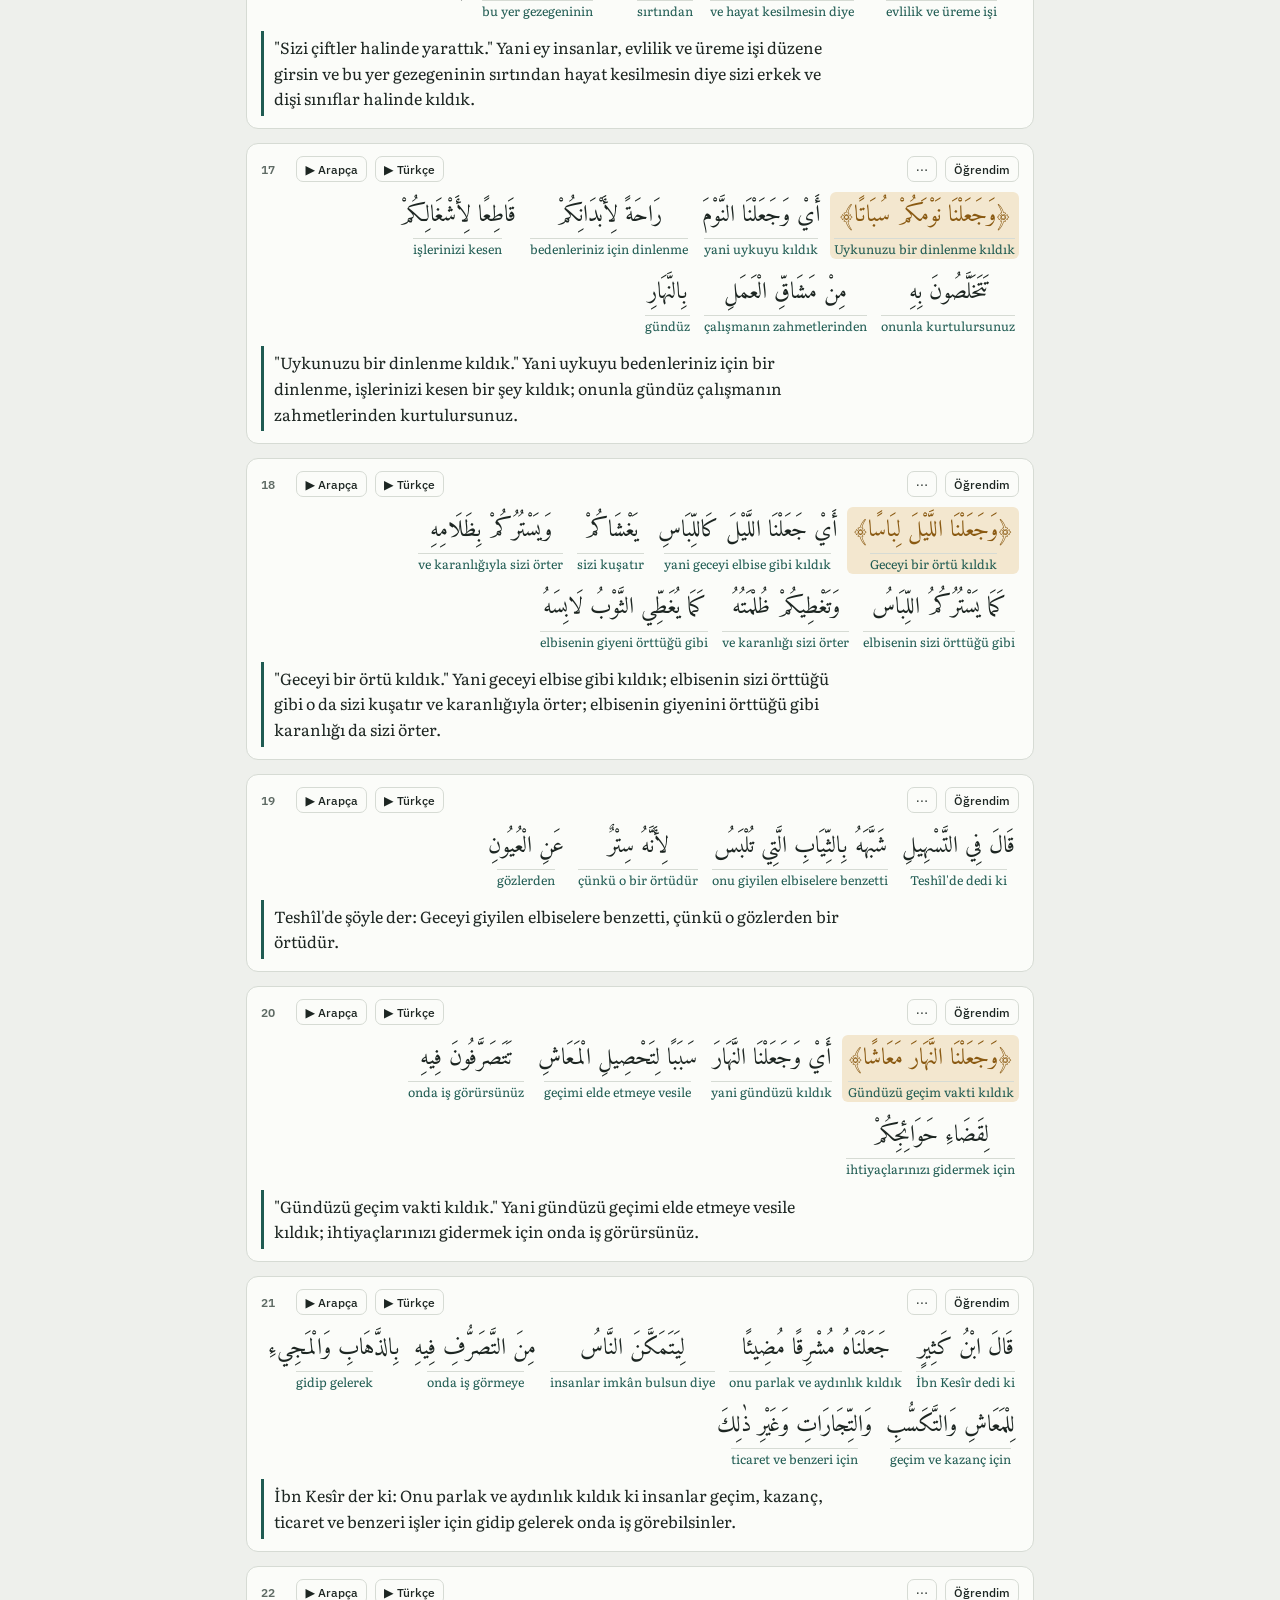
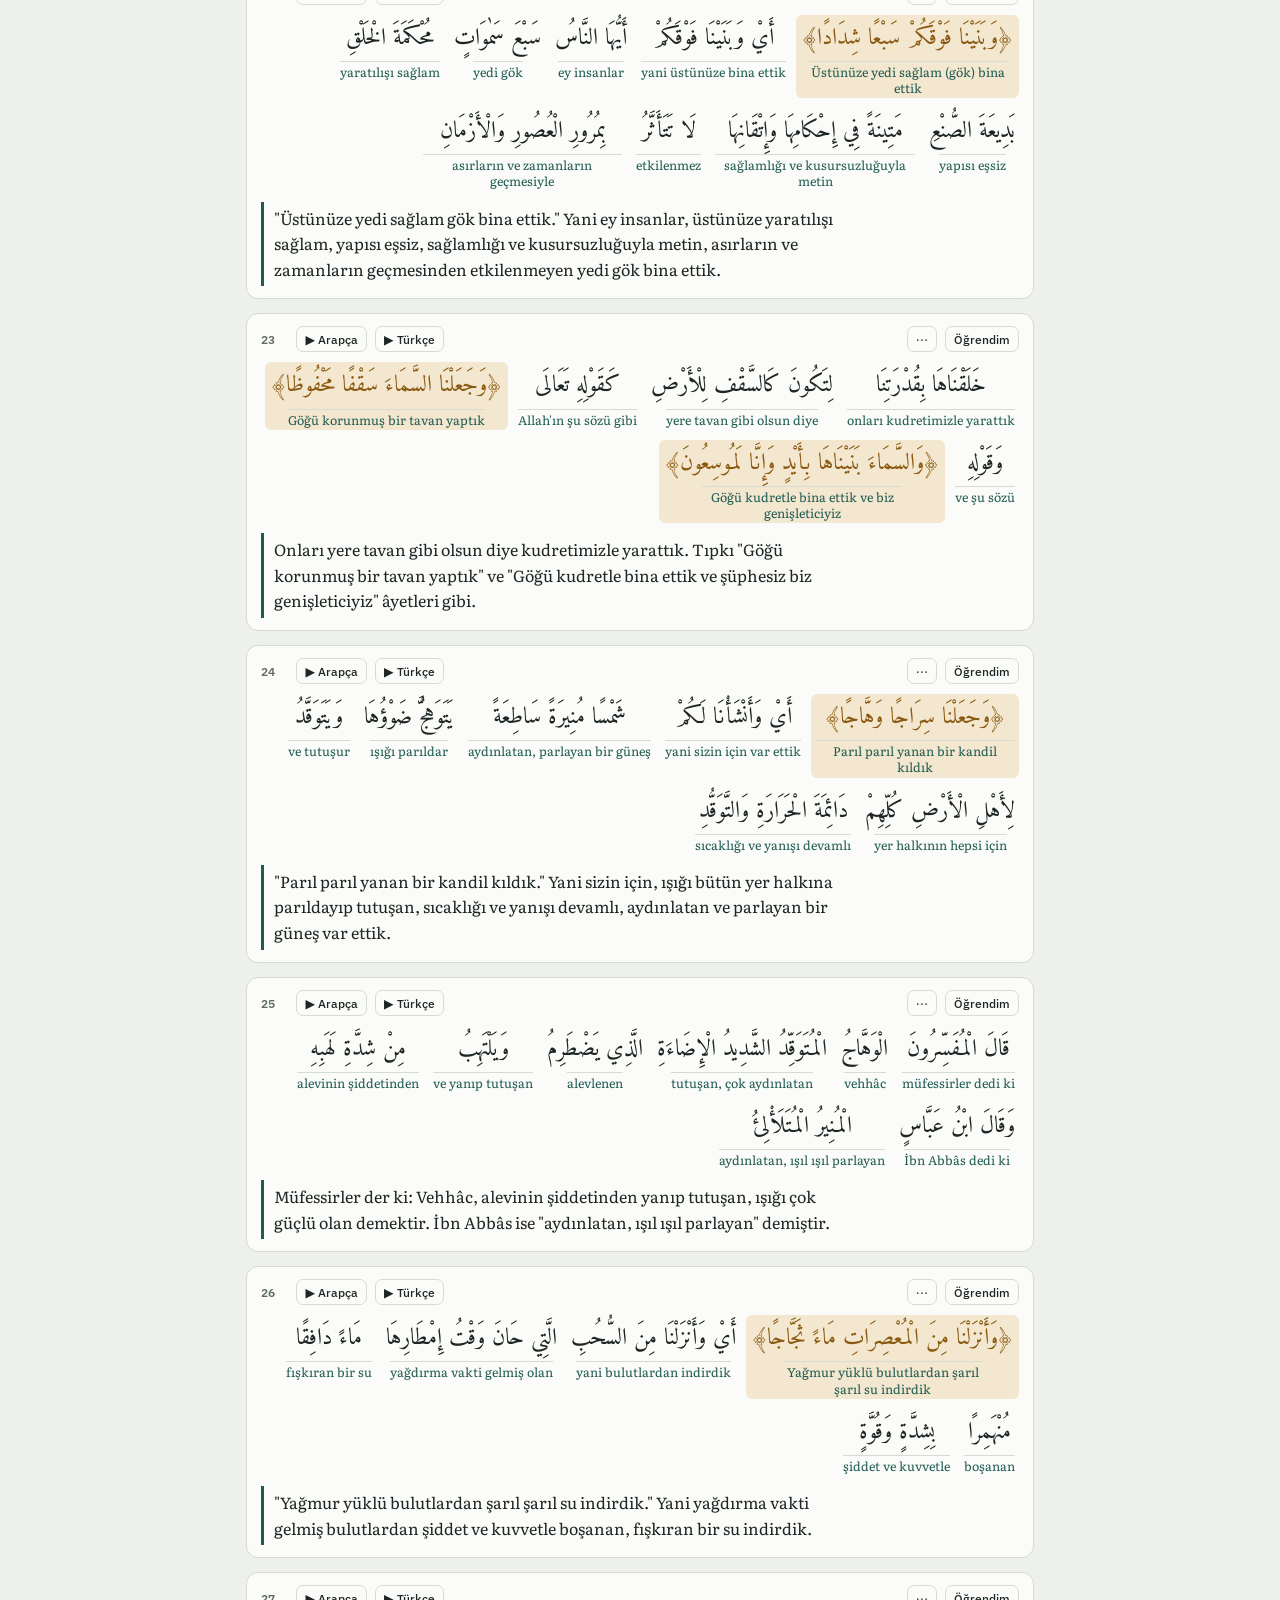
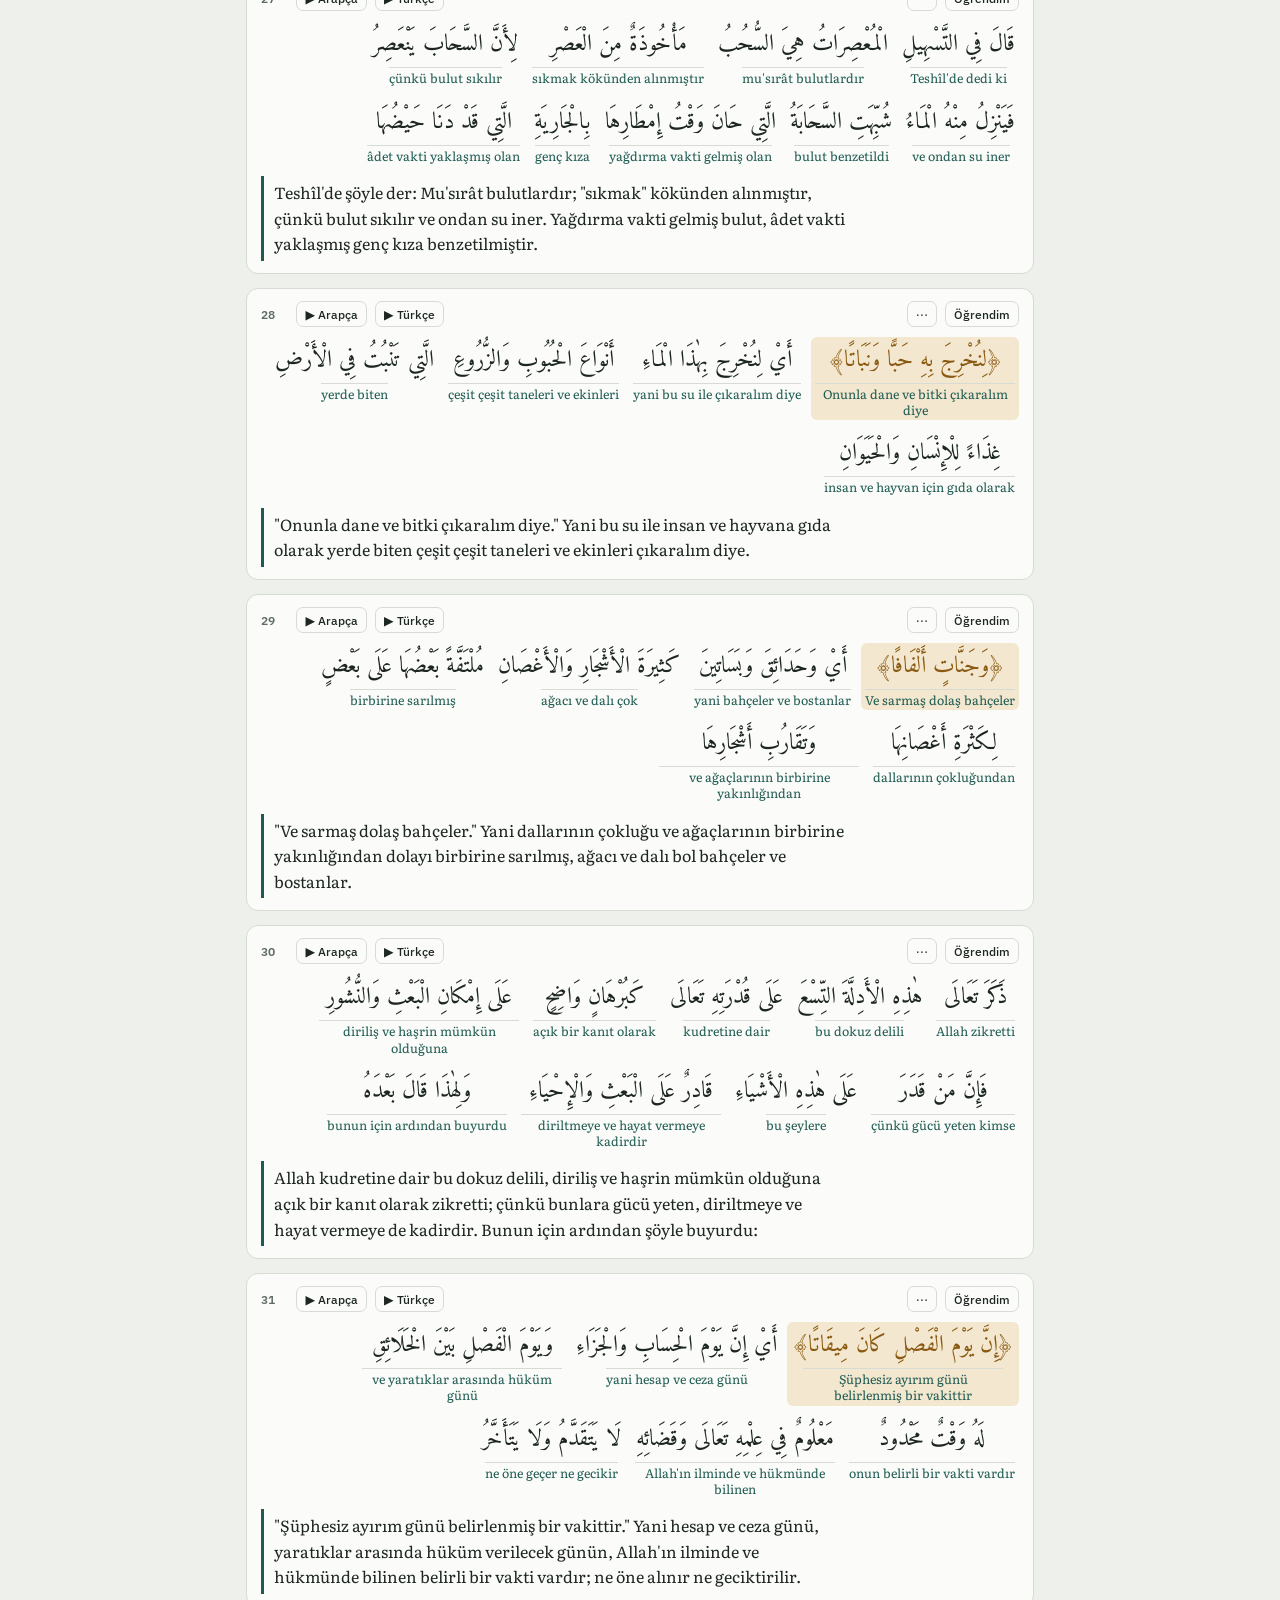
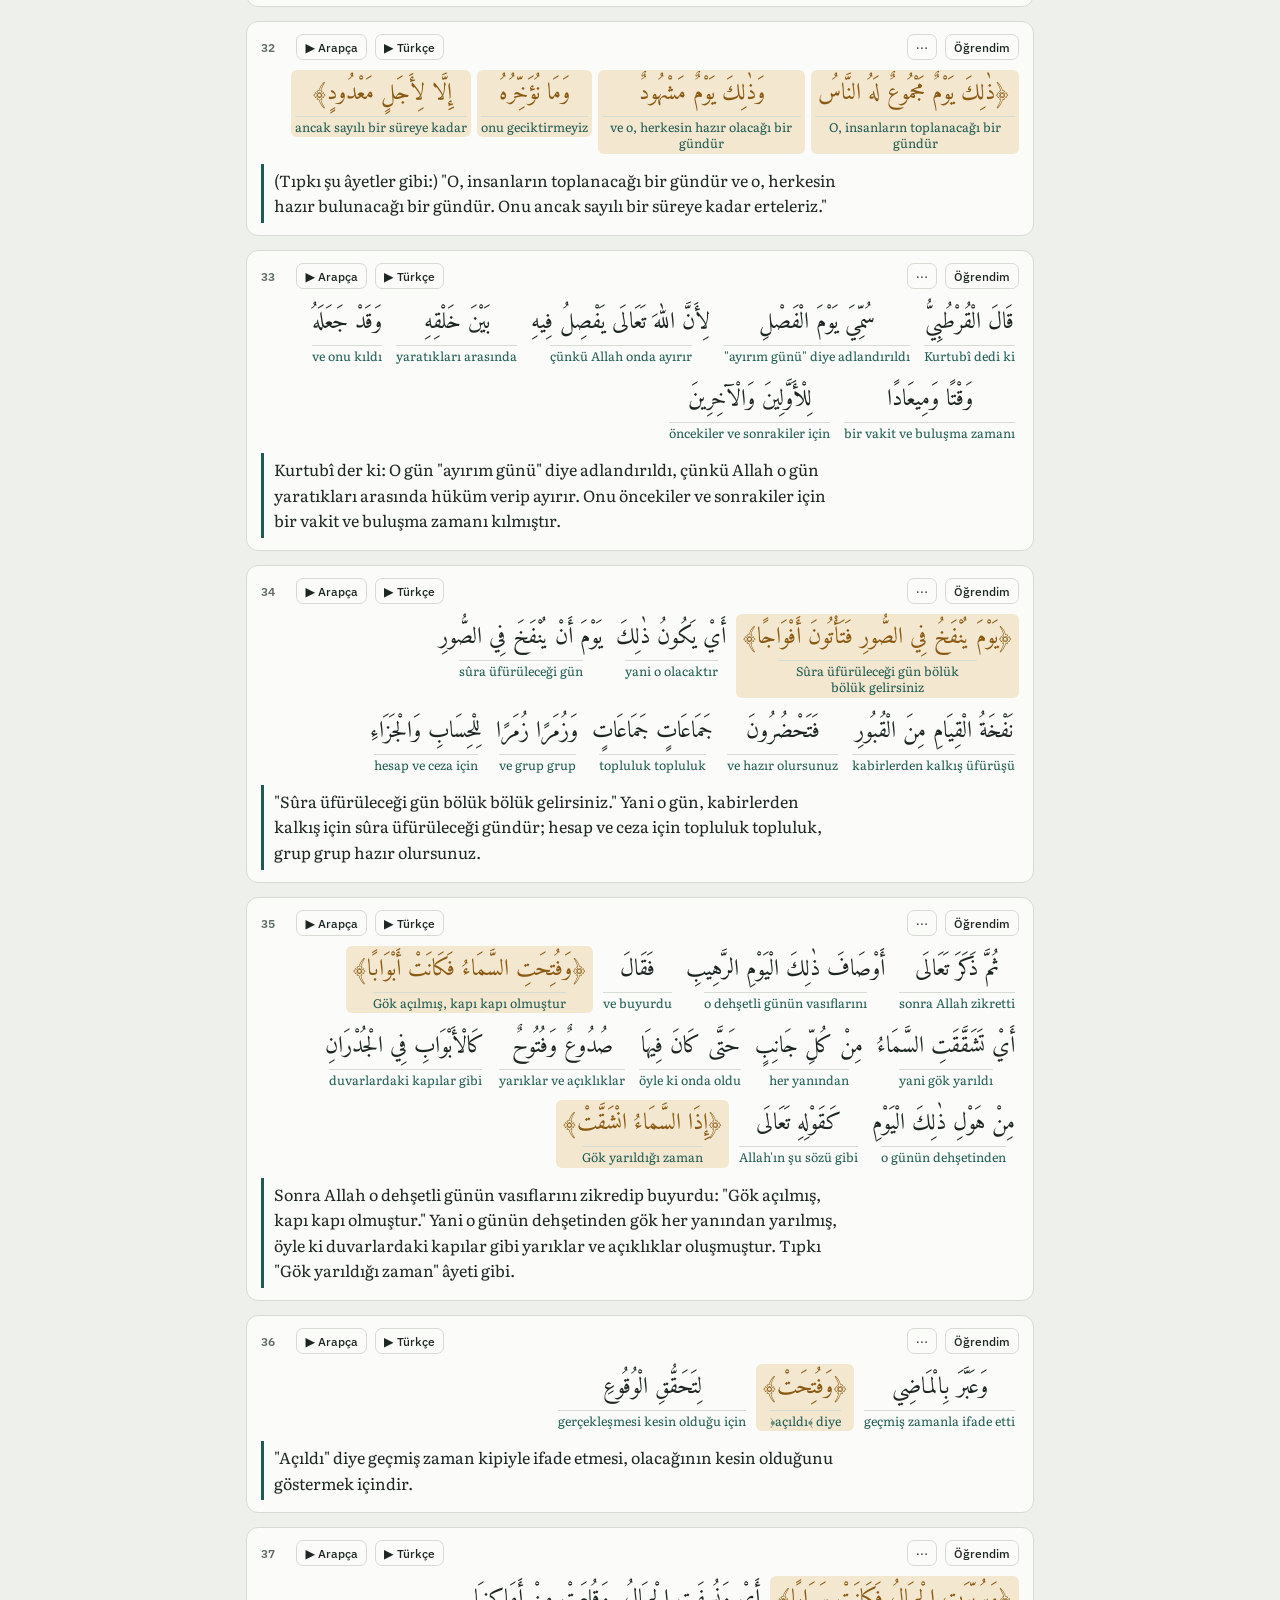
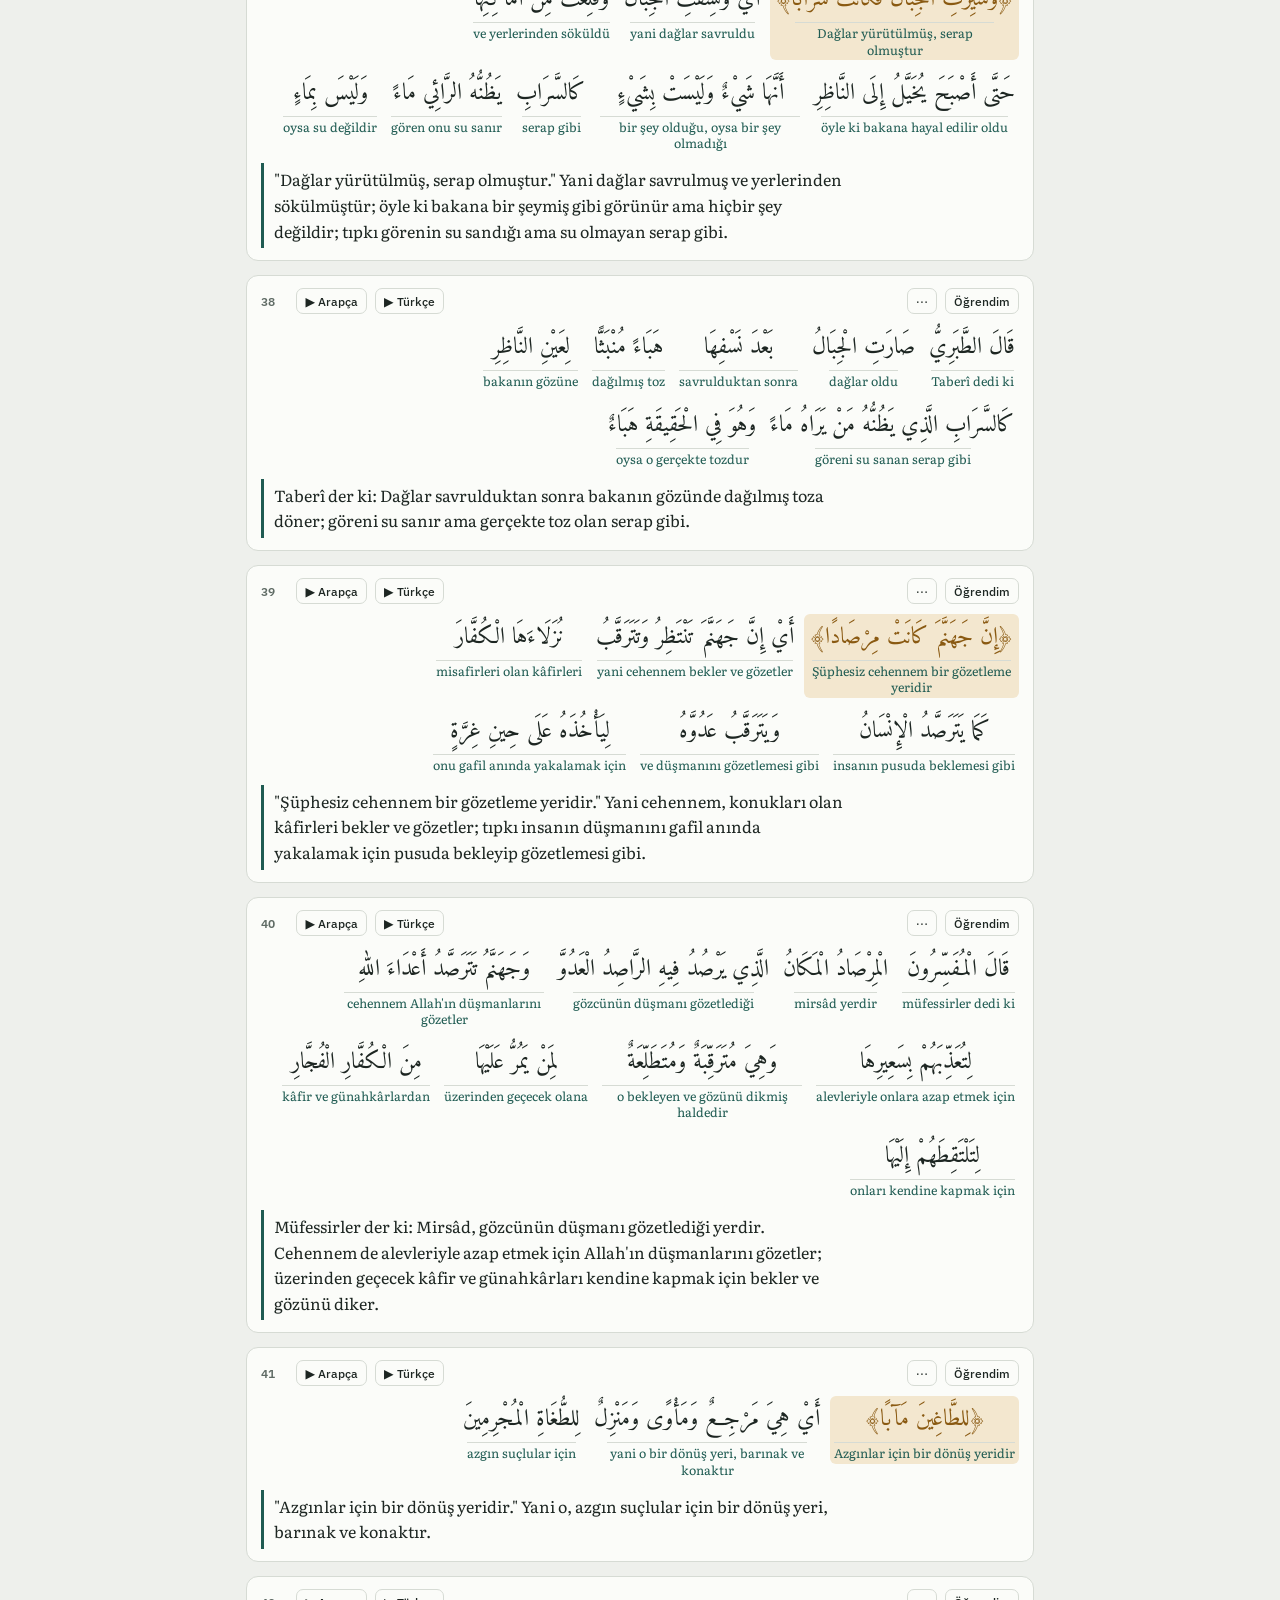
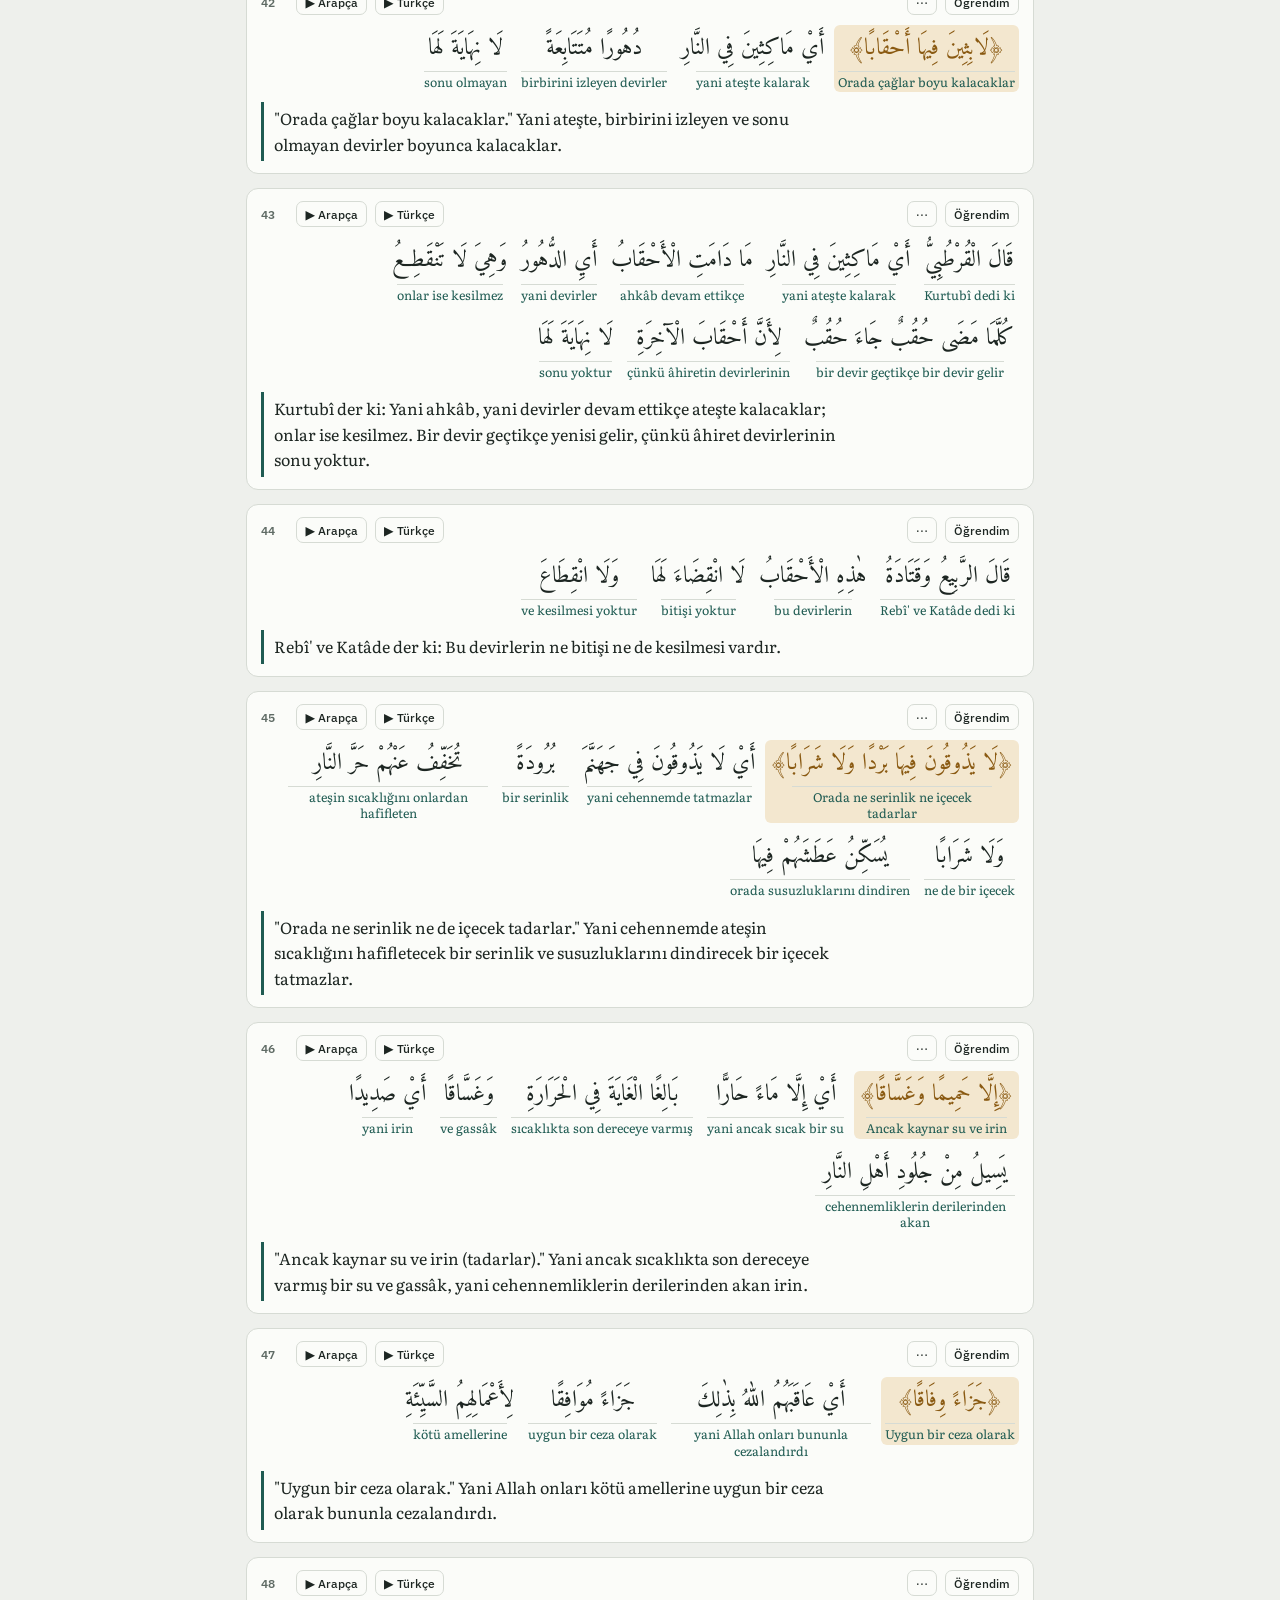
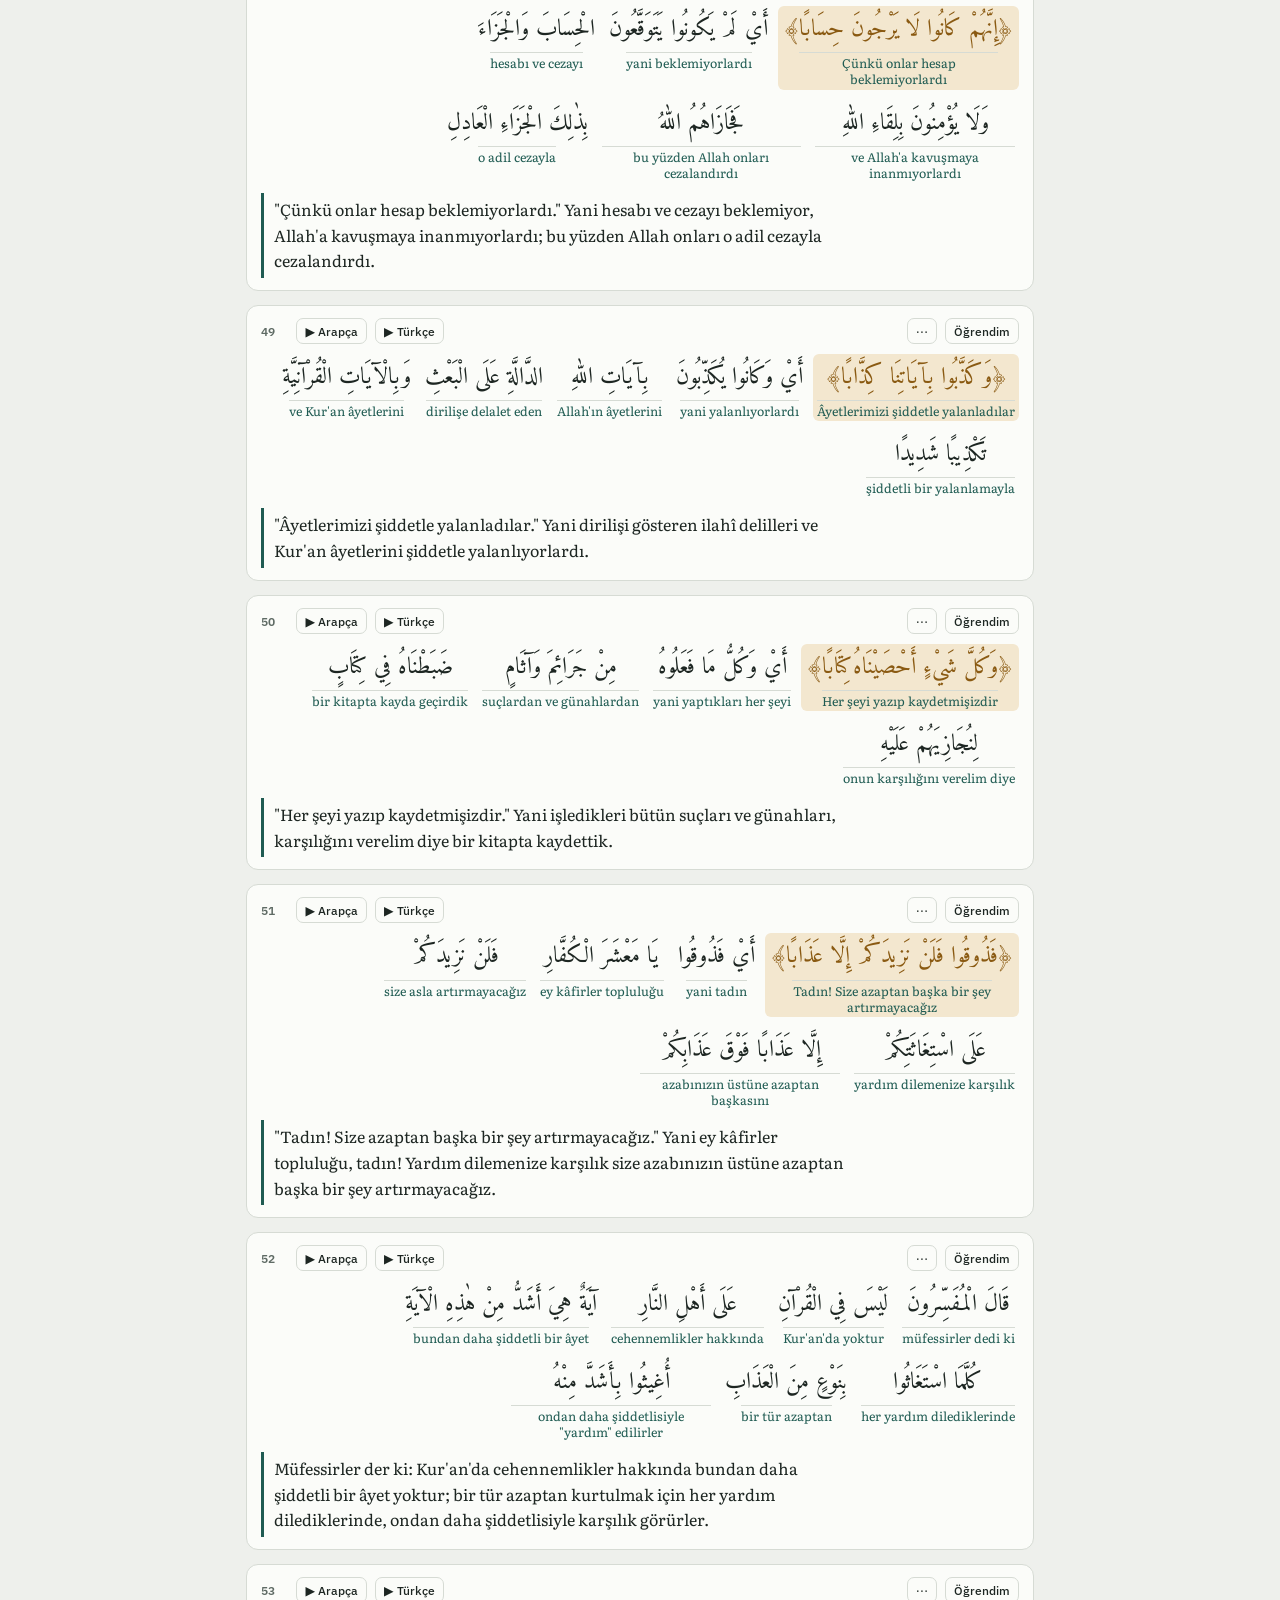
<file: tefsir/index-13.html>
<!doctype html>
<html lang="tr">
<head>
<meta charset="utf-8">
<meta name="viewport" content="width=device-width, initial-scale=1, viewport-fit=cover">
<title>Safvetü't-Tefâsîr Ezber</title>
<meta name="claude:viewport-fit-sides" content="cover">
<link rel="preconnect" href="https://fonts.googleapis.com">
<link rel="preconnect" href="https://fonts.gstatic.com" crossorigin>
<link rel="stylesheet" href="https://fonts.googleapis.com/css2?family=Amiri:wght@400;700&family=Literata:opsz,wght@7..72,400;7..72,600&family=IBM+Plex+Sans:wght@400;500;600&display=swap">
<style>
/* Layout: a single reading column of numbered passage cards; sticky surah bar on top, audio dock at the bottom. */
:root{
  --bg:#eef0ec; --surface:#fbfcf9; --ink:#1d2622; --muted:#5f6b65; --line:#d6dbd4;
  --accent:#1f5b52; --accent-soft:#dbe8e3; --ayah:#8a5a12; --ayah-soft:#f3e7cf; --ok:#2f7a3d; --ok-soft:#dcefdc;
  --f-ar:"Amiri","Noto Naskh Arabic","Traditional Arabic",serif;
  --f-tr:"Literata",Georgia,"Times New Roman",serif;
  --f-ui:"IBM Plex Sans",system-ui,-apple-system,"Segoe UI",sans-serif;
}
@media (prefers-color-scheme: dark){:root:not([data-theme="light"]){
  --bg:#121815; --surface:#1a221e; --ink:#e4ebe6; --muted:#9aa8a1; --line:#2c3833;
  --accent:#7cc2b3; --accent-soft:#1f3530; --ayah:#e3b766; --ayah-soft:#3a2f1b; --ok:#7fcf8c; --ok-soft:#1d3322; color-scheme:dark}}
:root[data-theme="dark"]{
  --bg:#121815; --surface:#1a221e; --ink:#e4ebe6; --muted:#9aa8a1; --line:#2c3833;
  --accent:#7cc2b3; --accent-soft:#1f3530; --ayah:#e3b766; --ayah-soft:#3a2f1b; --ok:#7fcf8c; --ok-soft:#1d3322; color-scheme:dark}
*{box-sizing:border-box}
[hidden]{display:none!important}
html,body{margin:0}
body{background:var(--bg);color:var(--ink);font-family:var(--f-ui);font-size:15px;line-height:1.5;padding-bottom:170px}
body::before{content:"";position:fixed;inset:0 0 auto;height:env(safe-area-inset-top,0px);z-index:10;background:var(--surface)}
.wrap{max-width:820px;margin:0 auto;padding-left:max(16px,env(safe-area-inset-left,0px));padding-right:max(16px,env(safe-area-inset-right,0px))}
header.top{position:sticky;top:env(safe-area-inset-top,0px);z-index:5;background:var(--surface);border-bottom:1px solid var(--line)}
header.top .wrap{padding-block:10px;display:flex;flex-direction:column;gap:8px}
.brand{display:flex;align-items:baseline;justify-content:space-between;gap:12px;flex-wrap:wrap}
.brand h1{font-family:var(--f-tr);font-size:1.15rem;font-weight:600;margin:0;text-wrap:balance}
.brand .ar{font-family:var(--f-ar);font-size:1.3rem;color:var(--accent)}
.tabs{display:flex;gap:6px;overflow-x:auto;scrollbar-width:none}
.tabs button{flex:0 0 auto;font:500 .9rem var(--f-ui);border:1px solid var(--line);background:transparent;color:var(--ink);padding:6px 12px;border-radius:999px;cursor:pointer;display:flex;gap:6px;align-items:center}
.tabs button .n{font-size:.75rem;color:var(--muted);font-variant-numeric:tabular-nums}
.tabs button[aria-selected="true"]{background:var(--accent);border-color:var(--accent);color:var(--surface)}
.tabs button[aria-selected="true"] .n{color:var(--surface);opacity:.85}
.tabs button:disabled{opacity:.45;cursor:default}
.tools{display:flex;gap:6px;flex-wrap:wrap;align-items:center}
.seg{display:inline-flex;border:1px solid var(--line);border-radius:8px;overflow:hidden}
.seg button{font:500 .82rem var(--f-ui);border:0;background:transparent;color:var(--muted);padding:5px 10px;cursor:pointer}
.seg button[aria-pressed="true"]{background:var(--accent-soft);color:var(--accent)}
.btn{font:500 .82rem var(--f-ui);border:1px solid var(--line);background:var(--surface);color:var(--ink);padding:5px 10px;border-radius:8px;cursor:pointer}
.btn:hover{border-color:var(--accent)}
button:focus-visible,summary:focus-visible{outline:2px solid var(--accent);outline-offset:2px}
.progress{margin-left:auto;font-size:.8rem;color:var(--muted);font-variant-numeric:tabular-nums}
main .wrap{padding-block:16px;display:flex;flex-direction:column;gap:14px}
.intro{font-size:.9rem;color:var(--muted);max-width:65ch}
details.kalip{background:var(--surface);border:1px solid var(--line);border-radius:10px}
details.kalip summary{cursor:pointer;padding:10px 14px;font-weight:600;font-size:.9rem}
.kgrid{display:grid;grid-template-columns:repeat(auto-fill,minmax(220px,1fr));gap:6px 16px;padding:0 14px 14px}
.kgrid div{display:flex;justify-content:space-between;gap:10px;align-items:baseline;border-bottom:1px dashed var(--line);padding-block:4px}
.kgrid .a{font-family:var(--f-ar);font-size:1.15rem;direction:rtl}
.kgrid .t{font-size:.82rem;color:var(--muted);text-align:left}
article.card{background:var(--surface);border:1px solid var(--line);border-radius:12px;padding:12px 14px;display:flex;flex-direction:column;gap:10px;scroll-margin-top:150px}
article.card.playing{border-color:var(--accent);box-shadow:0 0 0 2px var(--accent-soft)}
article.card.done{border-color:color-mix(in srgb,var(--ok) 45%,var(--line))}
.chead{display:flex;align-items:center;gap:8px}
.num{font:600 .78rem var(--f-ui);color:var(--muted);font-variant-numeric:tabular-nums;min-width:2.2em}
.chead .sp{flex:1}
.ic{font:500 .78rem var(--f-ui);border:1px solid var(--line);background:transparent;color:var(--ink);border-radius:7px;padding:4px 8px;cursor:pointer;white-space:nowrap}
.ic.on{background:var(--ok-soft);color:var(--ok);border-color:var(--ok)}
.words{direction:rtl;display:flex;flex-wrap:wrap;gap:10px 6px;align-items:flex-start}
.w{display:inline-flex;flex-direction:column;align-items:center;text-align:center;max-width:100%;padding:2px 4px;border-radius:6px;cursor:pointer;min-width:0}
.w .a{font-family:var(--f-ar);font-size:1.45rem;line-height:1.9;direction:rtl}
.w .t{direction:ltr;font-family:var(--f-tr);font-size:.78rem;line-height:1.3;color:var(--accent);max-width:16em;border-top:1px solid var(--line);padding-top:2px}
.w.q{background:var(--ayah-soft)}
.w.q .a{color:var(--ayah)}
.quiz .w .t{visibility:hidden}
.quiz .w.show .t{visibility:visible}
.w:hover{background:var(--accent-soft)}
.w.q:hover{background:var(--ayah-soft);outline:1px solid var(--ayah)}
.tr{font-family:var(--f-tr);font-size:1rem;line-height:1.6;border-left:3px solid var(--accent);padding:4px 0 4px 10px;max-width:65ch}
.quiz .tr.hide{filter:blur(6px);cursor:pointer;user-select:none}
.dock{position:fixed;left:0;right:0;bottom:0;z-index:6;background:var(--surface);border-top:1px solid var(--line);padding-bottom:env(safe-area-inset-bottom,0px)}
.dock .wrap{padding-block:8px;display:flex;gap:8px;align-items:center;flex-wrap:wrap}
.dock .play{font:600 .9rem var(--f-ui);background:var(--accent);color:var(--surface);border:0;border-radius:999px;padding:8px 16px;cursor:pointer}
.dock label{font-size:.8rem;color:var(--muted);display:flex;gap:6px;align-items:center}
.dock select{max-width:40vw;font:.82rem var(--f-ui);background:var(--surface);color:var(--ink);border:1px solid var(--line);border-radius:6px;padding:3px}
.status{font-size:.78rem;color:var(--muted);flex:1 1 100%}
.empty{padding:28px;text-align:center;color:var(--muted);background:var(--surface);border:1px dashed var(--line);border-radius:12px}
@media (min-width:640px){.status{flex:1 1 auto;text-align:right}}
.sheet{position:fixed;inset:0;z-index:20;background:color-mix(in srgb,var(--ink) 40%,transparent);display:flex;align-items:flex-end;justify-content:center}
.sheet-in{background:var(--surface);color:var(--ink);width:100%;max-width:640px;max-height:85vh;overflow-y:auto;border-radius:16px 16px 0 0;padding:16px max(16px,env(safe-area-inset-right,0px)) calc(16px + env(safe-area-inset-bottom,0px)) max(16px,env(safe-area-inset-left,0px));display:flex;flex-direction:column;gap:10px}
.sh-head{display:flex;justify-content:space-between;align-items:center}
.sh-note{margin:0;font-size:.82rem;color:var(--muted)}
.sheet h3{margin:6px 0 0;font:600 .85rem var(--f-ui);color:var(--accent);letter-spacing:.04em;text-transform:uppercase}
.sh-pitch{display:flex;gap:8px;align-items:center;font-size:.85rem}
.vlist{display:flex;flex-direction:column;gap:6px}
.vrow{display:flex;align-items:center;gap:8px;border:1px solid var(--line);border-radius:10px;padding:8px 10px}
.vrow.sel{border-color:var(--accent);background:var(--accent-soft)}
.vrow .nm{flex:1;min-width:0;font-size:.88rem;overflow-wrap:anywhere}
.vrow .nm small{display:block;color:var(--muted);font-size:.74rem}
.more{position:relative}
.more summary{list-style:none}.more summary::-webkit-details-marker{display:none}
.more .menu{position:absolute;right:0;top:calc(100% + 4px);z-index:4;background:var(--surface);border:1px solid var(--line);border-radius:10px;padding:6px;display:flex;flex-direction:column;min-width:210px;box-shadow:0 6px 20px color-mix(in srgb,var(--ink) 18%,transparent)}
.more .menu button,.more .menu label{font:.85rem var(--f-ui);text-align:left;background:transparent;border:0;color:var(--ink);padding:8px 10px;border-radius:6px;cursor:pointer}
.more .menu button:hover,.more .menu label:hover{background:var(--accent-soft)}
.has{font-size:.85rem;color:var(--accent)}
.toast{position:fixed;left:50%;transform:translateX(-50%);bottom:calc(90px + env(safe-area-inset-bottom,0px));background:var(--ink);color:var(--surface);padding:8px 14px;border-radius:999px;font-size:.85rem;z-index:30}
.steps{margin:0;padding-left:1.2em;display:flex;flex-direction:column;gap:4px;font-size:.86rem}
.blk{border:1px solid var(--line);border-radius:10px;padding:10px;display:flex;flex-direction:column;gap:8px}
.blk.has-a{border-color:var(--accent)}
.blk .bt{display:flex;justify-content:space-between;gap:8px;align-items:baseline;flex-wrap:wrap}
.blk .bt strong{font-size:.9rem}.blk .bt span{font-size:.78rem;color:var(--muted);font-variant-numeric:tabular-nums}
.blk .row{display:flex;gap:6px;flex-wrap:wrap}
.blk label.btn{display:inline-flex;align-items:center}
@media (prefers-reduced-motion:reduce){*{scroll-behavior:auto!important}}
</style>
</head>
<body>

<header class="top"><div class="wrap">
  <div class="brand"><h1>Safvetü't-Tefâsîr · Tefsir Ezberi</h1><span class="ar">صفوة التفاسير — الجزء الثلاثون</span></div>
  <div class="tabs" role="tablist" id="tabs"></div>
  <div class="tools">
    <div class="seg" role="group" aria-label="Mod">
      <button id="mLearn" aria-pressed="true">Öğren</button>
      <button id="mQuiz" aria-pressed="false">Sına</button>
    </div>
    <button class="btn" id="rand">Rastgele parça</button>
    <span class="progress" id="prog"></span>
  </div>
</div></header>

<main><div class="wrap" id="main"></div></main>

<div class="dock"><div class="wrap">
  <button class="play" id="playAll">▶ Sırayla dinle</button>
  <label for="what">Dinle <select id="what"><option value="both">Arapça + Türkçe</option><option value="ar">Sadece Arapça</option><option value="tr">Sadece Türkçe</option></select></label>
  <label for="rate">Hız <select id="rate"><option value="0.7">0.7×</option><option value="0.85" selected>0.85×</option><option value="1">1×</option><option value="1.2">1.2×</option></select></label>
  <button class="btn" id="vOpen">Ses seç</button>
  <button class="btn" id="bOpen">Güzel sesle dinle</button>
  <select id="vAr" hidden></select><select id="vTr" hidden></select>
  <span class="status" id="status"></span>
</div></div>

<div class="toast" id="toast" hidden></div>
<div class="sheet" id="bsheet" hidden><div class="sheet-in" role="dialog" aria-label="Güzel sesle dinle">
  <div class="sh-head"><strong>Güzel sesle dinle</strong><button class="btn" id="bClose">Kapat</button></div>
  <ol class="steps">
    <li>Bir bloğun "Metni kopyala" düğmesine bas. Metin her parça için önce Arapça, sonra Türkçe çeviri sırasıyla hazır gelir.</li>
    <li>Metni Speechma gibi bir siteye yapıştır. Hem Arapça hem Türkçe okuyabilen bir ses seç (adında genelde "Multilingual" geçer) ve MP3 olarak indir.</li>
    <li>Aynı bloğun "Ses dosyası ekle" düğmesiyle MP3'ü seç. Sonra "▶ Çal" ile ya da alttaki "Sırayla dinle" ile dinle.</li>
  </ol>
  <p class="sh-note">Sitede iki dili birden okuyan ses yoksa her kartın ⋯ menüsünden Arapça ve Türkçe sesi ayrı ayrı ekleyebilirsin; uygulama yine önce Arapçayı sonra Türkçeyi çalar.</p>
  <div class="vlist" id="blist"></div>
</div></div>
<div class="sheet" id="sheet" hidden><div class="sheet-in" role="dialog" aria-label="Ses seç">
  <div class="sh-head"><strong>Okuyucu sesini seç</strong><button class="btn" id="vClose">Kapat</button></div>
  <p class="sh-note">Her sesi "Dinle" ile dene, hoşuna gideni "Seç" ile işaretle. Seçimin bu cihazda hatırlanır.</p>
  <label class="sh-pitch" for="pitch">Ses tonu <input type="range" id="pitch" min="0.7" max="1.3" step="0.05" value="1"> <span id="pitchV">1.00</span></label>
  <h3>Arapça sesler</h3><div class="vlist" id="listAr"></div>
  <h3>Türkçe sesler</h3><div class="vlist" id="listTr"></div>
  <p class="sh-note" id="fewNote"></p>
</div></div>

<script>
const SURAHS = [{"id": "nebe", "name": "78 · Nebe'", "segs": [{"w": [["﴿عَمَّ يَتَسَاءَلُونَ﴾", "Neyi soruşuyorlar?"], ["أَيْ", "yani"], ["عَنْ أَيِّ شَيْءٍ", "hangi şey hakkında"], ["يَسْأَلُ", "soruyor"], ["هٰؤُلَاءِ الْجَاحِدُونَ", "bu inkârcılar"], ["بَعْضُهُمْ بَعْضًا", "birbirlerine"]], "t": "\"Neyi soruşuyorlar?\" Yani bu inkârcılar birbirlerine hangi şeyi soruyorlar?"}, {"w": [["وَأَصْلُ ﴿عَمَّ﴾", "﴿عَمَّ﴾'nin aslı"], ["عَنْ مَا", "an mâ'dır"], ["أُدْغِمَتِ الْمِيمُ", "mîm idğam edildi"], ["فِي النُّونِ", "nûn içine (nûn mîme katıldı)"], ["وَحُذِفَتْ أَلِفُ ﴿مَا﴾", "ve ﴿mâ﴾'nın elifi hazfedildi"], ["الِاسْتِفْهَامِيَّةِ", "soru edatı olan"]], "t": "﴿عَمَّ﴾'nin aslı \"an mâ\"dır; nûn mîme idğam edilmiş ve soru edatı olan \"mâ\"nın elifi düşürülmüştür."}, {"w": [["وَلَيْسَ الْمُرَادُ هُنَا", "burada kastedilen değildir"], ["مُجَرَّدَ الِاسْتِفْهَامِ", "sadece soru sormak"], ["وَإِنَّمَا الْمُرَادُ", "kastedilen ancak"], ["تَفْخِيمُ الْأَمْرِ", "meseleyi büyütmek"], ["وَتَعْظِيمُهُ", "ve onu yüceltmektir"]], "t": "Burada kastedilen sadece soru sormak değildir; asıl maksat meseleyi büyütmek ve önemini göstermektir."}, {"w": [["وَقَدْ كَانَ الْمُشْرِكُونَ", "müşrikler … idi"], ["يَتَسَاءَلُونَ عَنِ الْبَعْثِ", "öldükten sonra dirilişi soruşuyorlar"], ["فِيمَا بَيْنَهُمْ", "kendi aralarında"], ["وَيَخُوضُونَ فِيهِ", "ve ona dalıyorlardı"], ["إِنْكَارًا", "inkâr ederek"], ["وَاسْتِهْزَاءً", "ve alay ederek"]], "t": "Müşrikler kendi aralarında öldükten sonra dirilişi soruşuyor, inkâr ve alay ederek bu konuya dalıyorlardı."}, {"w": [["فَجَاءَ اللَّفْظُ", "bu yüzden ifade geldi"], ["بِصِيغَةِ الِاسْتِفْهَامِ", "soru kalıbıyla"], ["لِلتَّفْخِيمِ", "büyütmek için"], ["وَالتَّهْوِيلِ", "ve korkunçluğunu göstermek için"], ["وَتَعْجِيبِ السَّامِعِينَ", "ve dinleyenleri hayrete düşürmek için"], ["مِنْ أَمْرِ الْمُشْرِكِينَ", "müşriklerin durumundan"]], "t": "Bu yüzden ifade, meseleyi büyütmek, dehşetini göstermek ve dinleyenleri müşriklerin hâline şaşırtmak için soru kalıbıyla gelmiştir."}, {"w": [["ثُمَّ ذَكَرَ تَعَالَى", "sonra Allah Teâlâ zikretti"], ["ذٰلِكَ الْأَمْرَ الْخَطِيرَ", "o tehlikeli/önemli meseleyi"], ["فَقَالَ", "ve buyurdu"], ["﴿عَنِ النَّبَإِ الْعَظِيمِ﴾", "Büyük haberi"], ["أَيْ يَتَسَاءَلُونَ", "yani soruşuyorlar"], ["عَنِ الْخَبَرِ الْعَظِيمِ الْهَامِّ", "büyük ve önemli haberi"], ["وَهُوَ أَمْرُ الْبَعْثِ", "o da diriliş meselesidir"]], "t": "Sonra Allah o önemli meseleyi zikredip \"Büyük haberi\" buyurdu; yani büyük ve önemli haberi soruşuyorlar, o da diriliş meselesidir."}, {"w": [["﴿الَّذِي هُمْ فِيهِ مُخْتَلِفُونَ﴾", "ki onlar onda ayrılığa düşmüşlerdir"], ["أَيِ الَّذِي اخْتَلَفُوا فِيهِ", "yani hakkında ihtilaf ettikleri"], ["مَا بَيْنَ شَاكٍّ", "şüphe eden ile"], ["فِي وُقُوعِهِ", "onun gerçekleşmesinde"], ["وَمُكَذِّبٍ مُنْكِرٍ", "ve yalanlayıp inkâr eden arasında"], ["لِحُصُولِهِ", "onun meydana gelmesini"]], "t": "\"Ki onlar onda ayrılığa düşmüşlerdir\"; yani gerçekleşeceğinden şüphe eden ile meydana geleceğini yalanlayıp inkâr eden arasında ihtilafa düştükleri haber."}, {"w": [["﴿كَلَّا سَيَعْلَمُونَ﴾", "Hayır! Yakında bilecekler"], ["رَدْعٌ وَزَجْرٌ", "(kellâ) men ve azarlamadır"], ["أَيْ لِيَرْتَدِعْ", "yani vazgeçsinler"], ["أُولٰئِكَ الْمُكَذِّبُونَ", "o yalanlayıcılar"], ["عَنِ التَّسَاؤُلِ عَنِ الْبَعْثِ", "dirilişi soruşturmaktan"], ["فَسَيَعْلَمُونَ", "yakında bilecekler"], ["حَقِيقَةَ الْحَالِ", "işin gerçeğini"], ["حِينَ يَرَوْنَ الْبَعْثَ", "dirilişi gördüklerinde"], ["أَمْرًا وَاقِعًا", "gerçekleşmiş bir iş olarak"], ["وَيَرَوْنَ", "ve görecekler"], ["عَاقِبَةَ اسْتِهْزَائِهِمْ", "alaylarının sonucunu"]], "t": "\"Hayır! Yakında bilecekler.\" Bu men ve azardır; yani o yalanlayıcılar dirilişi soruşturmaktan vazgeçsinler. Dirilişi gerçekleşmiş bir olay olarak gördüklerinde işin gerçeğini ve alaylarının akıbetini görecekler."}, {"w": [["﴿ثُمَّ كَلَّا سَيَعْلَمُونَ﴾", "Yine hayır! Yakında bilecekler"], ["تَأْكِيدٌ لِلْوَعِيدِ", "tehdidi pekiştirmedir"], ["مَعَ التَّهْوِيلِ", "korkutmayla birlikte"], ["أَيْ سَيَعْلَمُونَ", "yani bilecekler"], ["مَا يَحِلُّ بِهِمْ", "başlarına gelecek şeyi"], ["مِنَ الْعَذَابِ وَالنَّكَالِ", "azap ve ibret verici cezadan"]], "t": "\"Yine hayır! Yakında bilecekler.\" Bu, korkutmayla birlikte tehdidin pekiştirilmesidir; yani başlarına gelecek azabı ve ibretlik cezayı bilecekler."}, {"w": [["ثُمَّ أَشَارَ تَعَالَى", "sonra Allah işaret etti"], ["إِلَى الْأَدِلَّةِ", "delillere"], ["الدَّالَّةِ عَلَى قُدْرَتِهِ تَعَالَى", "kudretini gösteren"], ["لِيُقِيمَ الْحُجَّةَ", "delili ortaya koymak için"], ["عَلَى الْكُفَّارِ", "kâfirlere karşı"], ["فِيمَا أَنْكَرُوهُ", "inkâr ettikleri şey hakkında"], ["مِنْ أَمْرِ الْبَعْثِ", "diriliş meselesinden"]], "t": "Sonra Allah, inkâr ettikleri diriliş meselesinde kâfirlere karşı delil getirmek için kudretini gösteren delillere işaret etti."}, {"w": [["وَكَأَنَّهُ يَقُولُ", "sanki şöyle diyor"], ["إِنَّ الْإِلٰهَ الَّذِي", "şüphesiz o İlah ki"], ["قَدَرَ عَلَى إِيجَادِ", "yaratmaya gücü yetti"], ["هٰذِهِ الْمَخْلُوقَاتِ الْعِظَامِ", "bu büyük varlıkları"], ["قَادِرٌ عَلَى", "… gücü yeter"], ["إِحْيَاءِ النَّاسِ", "insanları diriltmeye"], ["بَعْدَ مَوْتِهِمْ", "ölümlerinden sonra"], ["فَقَالَ", "ve buyurdu"]], "t": "Sanki şöyle diyor: Bu büyük varlıkları yaratmaya gücü yeten İlah, insanları ölümlerinden sonra diriltmeye de kadirdir. Ve buyurdu:"}, {"w": [["﴿أَلَمْ نَجْعَلِ الْأَرْضَ مِهَادًا﴾", "Yeri bir döşek yapmadık mı?"], ["أَيْ أَلَمْ نَجْعَلْ", "yani kılmadık mı"], ["هٰذِهِ الْأَرْضَ الَّتِي تَسْكُنُونَهَا", "üzerinde oturduğunuz bu yeri"], ["مُمَهَّدَةً", "döşenmiş/düzlenmiş"], ["لِلِاسْتِقْرَارِ عَلَيْهَا", "üzerinde yerleşmek için"], ["وَالتَّقَلُّبِ فِي أَنْحَائِهَا", "ve dört bir yanında dolaşmak için"]], "t": "\"Yeri bir döşek yapmadık mı?\" Yani üzerinde oturduğunuz bu yeri, üzerinde yerleşip her yanında dolaşmanız için düzlenmiş kılmadık mı?"}, {"w": [["جَعَلْنَاهَا لَكُمْ", "onu sizin için yaptık"], ["كَالْفِرَاشِ وَالْبِسَاطِ", "yatak ve sergi gibi"], ["لِتَسْتَقِرُّوا عَلَى ظَهْرِهَا", "sırtında yerleşesiniz diye"], ["وَتَسْتَفِيدُوا", "ve faydalanasınız diye"], ["مِنْ سُهُولِهَا الْوَاسِعَةِ", "geniş ovalarından"], ["بِأَنْوَاعِ الْمَزْرُوعَاتِ", "çeşit çeşit ekinlerle"]], "t": "Onu sizin için yatak ve sergi gibi yaptık ki sırtında yerleşesiniz ve geniş ovalarından çeşit çeşit ekinlerle faydalanasınız."}, {"w": [["﴿وَالْجِبَالَ أَوْتَادًا﴾", "Dağları da kazıklar"], ["أَيْ وَجَعَلْنَا الْجِبَالَ", "yani dağları kıldık"], ["كَالْأَوْتَادِ لِلْأَرْضِ", "yer için kazıklar gibi"], ["تُثَبِّتُهَا", "onu sabitler"], ["لِئَلَّا تَمِيدَ بِكُمْ", "sizi sarsmasın diye"], ["كَمَا يَثْبُتُ الْبَيْتُ", "çadırın sabit durduğu gibi"], ["بِالْأَوْتَادِ", "kazıklarla"]], "t": "\"Dağları da kazıklar (yapmadık mı?)\" Yani dağları, sizi sarsmasın diye yeri sabitleyen kazıklar gibi kıldık; tıpkı çadırın kazıklarla sabit durması gibi."}, {"w": [["قَالَ فِي التَّسْهِيلِ", "Teshîl'de dedi ki"], ["شَبَّهَهَا بِالْأَوْتَادِ", "onları kazıklara benzetti"], ["لِأَنَّهَا تُمْسِكُ الْأَرْضَ", "çünkü onlar yeri tutar"], ["أَنْ تَمِيدَ", "sarsılmasın diye"]], "t": "Teshîl'de şöyle der: Dağları kazıklara benzetti, çünkü onlar yeri sarsılmaktan tutar."}, {"w": [["﴿وَخَلَقْنَاكُمْ أَزْوَاجًا﴾", "Sizi çiftler halinde yarattık"], ["أَيْ وَجَعَلْنَاكُمْ", "yani sizi kıldık"], ["أَيُّهَا النَّاسُ", "ey insanlar"], ["أَصْنَافًا", "sınıflar"], ["ذُكُورًا وَإِنَاثًا", "erkekler ve dişiler"], ["لِيَنْتَظِمَ", "düzene girsin diye"], ["أَمْرُ النِّكَاحِ وَالتَّنَاسُلِ", "evlilik ve üreme işi"], ["وَلَا تَنْقَطِعَ الْحَيَاةُ", "ve hayat kesilmesin diye"], ["عَنْ ظَهْرِ", "sırtından"], ["هٰذَا الْكَوْكَبِ الْأَرْضِيِّ", "bu yer gezegeninin"]], "t": "\"Sizi çiftler halinde yarattık.\" Yani ey insanlar, evlilik ve üreme işi düzene girsin ve bu yer gezegeninin sırtından hayat kesilmesin diye sizi erkek ve dişi sınıflar halinde kıldık."}, {"w": [["﴿وَجَعَلْنَا نَوْمَكُمْ سُبَاتًا﴾", "Uykunuzu bir dinlenme kıldık"], ["أَيْ وَجَعَلْنَا النَّوْمَ", "yani uykuyu kıldık"], ["رَاحَةً لِأَبْدَانِكُمْ", "bedenleriniz için dinlenme"], ["قَاطِعًا لِأَشْغَالِكُمْ", "işlerinizi kesen"], ["تَتَخَلَّصُونَ بِهِ", "onunla kurtulursunuz"], ["مِنْ مَشَاقِّ الْعَمَلِ", "çalışmanın zahmetlerinden"], ["بِالنَّهَارِ", "gündüz"]], "t": "\"Uykunuzu bir dinlenme kıldık.\" Yani uykuyu bedenleriniz için bir dinlenme, işlerinizi kesen bir şey kıldık; onunla gündüz çalışmanın zahmetlerinden kurtulursunuz."}, {"w": [["﴿وَجَعَلْنَا اللَّيْلَ لِبَاسًا﴾", "Geceyi bir örtü kıldık"], ["أَيْ جَعَلْنَا اللَّيْلَ كَاللِّبَاسِ", "yani geceyi elbise gibi kıldık"], ["يَغْشَاكُمْ", "sizi kuşatır"], ["وَيَسْتُرُكُمْ بِظَلَامِهِ", "ve karanlığıyla sizi örter"], ["كَمَا يَسْتُرُكُمُ اللِّبَاسُ", "elbisenin sizi örttüğü gibi"], ["وَتَغْطِيكُمْ ظُلْمَتُهُ", "ve karanlığı sizi örter"], ["كَمَا يُغَطِّي الثَّوْبُ لَابِسَهُ", "elbisenin giyeni örttüğü gibi"]], "t": "\"Geceyi bir örtü kıldık.\" Yani geceyi elbise gibi kıldık; elbisenin sizi örttüğü gibi o da sizi kuşatır ve karanlığıyla örter; elbisenin giyenini örttüğü gibi karanlığı da sizi örter."}, {"w": [["قَالَ فِي التَّسْهِيلِ", "Teshîl'de dedi ki"], ["شَبَّهَهُ بِالثِّيَابِ الَّتِي تُلْبَسُ", "onu giyilen elbiselere benzetti"], ["لِأَنَّهُ سِتْرٌ", "çünkü o bir örtüdür"], ["عَنِ الْعُيُونِ", "gözlerden"]], "t": "Teshîl'de şöyle der: Geceyi giyilen elbiselere benzetti, çünkü o gözlerden bir örtüdür."}, {"w": [["﴿وَجَعَلْنَا النَّهَارَ مَعَاشًا﴾", "Gündüzü geçim vakti kıldık"], ["أَيْ وَجَعَلْنَا النَّهَارَ", "yani gündüzü kıldık"], ["سَبَبًا لِتَحْصِيلِ الْمَعَاشِ", "geçimi elde etmeye vesile"], ["تَتَصَرَّفُونَ فِيهِ", "onda iş görürsünüz"], ["لِقَضَاءِ حَوَائِجِكُمْ", "ihtiyaçlarınızı gidermek için"]], "t": "\"Gündüzü geçim vakti kıldık.\" Yani gündüzü geçimi elde etmeye vesile kıldık; ihtiyaçlarınızı gidermek için onda iş görürsünüz."}, {"w": [["قَالَ ابْنُ كَثِيرٍ", "İbn Kesîr dedi ki"], ["جَعَلْنَاهُ مُشْرِقًا مُضِيئًا", "onu parlak ve aydınlık kıldık"], ["لِيَتَمَكَّنَ النَّاسُ", "insanlar imkân bulsun diye"], ["مِنَ التَّصَرُّفِ فِيهِ", "onda iş görmeye"], ["بِالذَّهَابِ وَالْمَجِيءِ", "gidip gelerek"], ["لِلْمَعَاشِ وَالتَّكَسُّبِ", "geçim ve kazanç için"], ["وَالتِّجَارَاتِ وَغَيْرِ ذٰلِكَ", "ticaret ve benzeri için"]], "t": "İbn Kesîr der ki: Onu parlak ve aydınlık kıldık ki insanlar geçim, kazanç, ticaret ve benzeri işler için gidip gelerek onda iş görebilsinler."}, {"w": [["﴿وَبَنَيْنَا فَوْقَكُمْ سَبْعًا شِدَادًا﴾", "Üstünüze yedi sağlam (gök) bina ettik"], ["أَيْ وَبَنَيْنَا فَوْقَكُمْ", "yani üstünüze bina ettik"], ["أَيُّهَا النَّاسُ", "ey insanlar"], ["سَبْعَ سَمٰوَاتٍ", "yedi gök"], ["مُحْكَمَةَ الْخَلْقِ", "yaratılışı sağlam"], ["بَدِيعَةَ الصُّنْعِ", "yapısı eşsiz"], ["مَتِينَةً فِي إِحْكَامِهَا وَإِتْقَانِهَا", "sağlamlığı ve kusursuzluğuyla metin"], ["لَا تَتَأَثَّرُ", "etkilenmez"], ["بِمُرُورِ الْعُصُورِ وَالْأَزْمَانِ", "asırların ve zamanların geçmesiyle"]], "t": "\"Üstünüze yedi sağlam gök bina ettik.\" Yani ey insanlar, üstünüze yaratılışı sağlam, yapısı eşsiz, sağlamlığı ve kusursuzluğuyla metin, asırların ve zamanların geçmesinden etkilenmeyen yedi gök bina ettik."}, {"w": [["خَلَقْنَاهَا بِقُدْرَتِنَا", "onları kudretimizle yarattık"], ["لِتَكُونَ كَالسَّقْفِ لِلْأَرْضِ", "yere tavan gibi olsun diye"], ["كَقَوْلِهِ تَعَالَى", "Allah'ın şu sözü gibi"], ["﴿وَجَعَلْنَا السَّمَاءَ سَقْفًا مَحْفُوظًا﴾", "Göğü korunmuş bir tavan yaptık"], ["وَقَوْلِهِ", "ve şu sözü"], ["﴿وَالسَّمَاءَ بَنَيْنَاهَا بِأَيْدٍ وَإِنَّا لَمُوسِعُونَ﴾", "Göğü kudretle bina ettik ve biz genişleticiyiz"]], "t": "Onları yere tavan gibi olsun diye kudretimizle yarattık. Tıpkı \"Göğü korunmuş bir tavan yaptık\" ve \"Göğü kudretle bina ettik ve şüphesiz biz genişleticiyiz\" âyetleri gibi."}, {"w": [["﴿وَجَعَلْنَا سِرَاجًا وَهَّاجًا﴾", "Parıl parıl yanan bir kandil kıldık"], ["أَيْ وَأَنْشَأْنَا لَكُمْ", "yani sizin için var ettik"], ["شَمْسًا مُنِيرَةً سَاطِعَةً", "aydınlatan, parlayan bir güneş"], ["يَتَوَهَّجُ ضَوْؤُهَا", "ışığı parıldar"], ["وَيَتَوَقَّدُ", "ve tutuşur"], ["لِأَهْلِ الْأَرْضِ كُلِّهِمْ", "yer halkının hepsi için"], ["دَائِمَةَ الْحَرَارَةِ وَالتَّوَقُّدِ", "sıcaklığı ve yanışı devamlı"]], "t": "\"Parıl parıl yanan bir kandil kıldık.\" Yani sizin için, ışığı bütün yer halkına parıldayıp tutuşan, sıcaklığı ve yanışı devamlı, aydınlatan ve parlayan bir güneş var ettik."}, {"w": [["قَالَ الْمُفَسِّرُونَ", "müfessirler dedi ki"], ["الْوَهَّاجُ", "vehhâc"], ["الْمُتَوَقِّدُ الشَّدِيدُ الْإِضَاءَةِ", "tutuşan, çok aydınlatan"], ["الَّذِي يَضْطَرِمُ", "alevlenen"], ["وَيَلْتَهِبُ", "ve yanıp tutuşan"], ["مِنْ شِدَّةِ لَهَبِهِ", "alevinin şiddetinden"], ["وَقَالَ ابْنُ عَبَّاسٍ", "İbn Abbâs dedi ki"], ["الْمُنِيرُ الْمُتَلَأْلِئُ", "aydınlatan, ışıl ışıl parlayan"]], "t": "Müfessirler der ki: Vehhâc, alevinin şiddetinden yanıp tutuşan, ışığı çok güçlü olan demektir. İbn Abbâs ise \"aydınlatan, ışıl ışıl parlayan\" demiştir."}, {"w": [["﴿وَأَنْزَلْنَا مِنَ الْمُعْصِرَاتِ مَاءً ثَجَّاجًا﴾", "Yağmur yüklü bulutlardan şarıl şarıl su indirdik"], ["أَيْ وَأَنْزَلْنَا مِنَ السُّحُبِ", "yani bulutlardan indirdik"], ["الَّتِي حَانَ وَقْتُ إِمْطَارِهَا", "yağdırma vakti gelmiş olan"], ["مَاءً دَافِقًا", "fışkıran bir su"], ["مُنْهَمِرًا", "boşanan"], ["بِشِدَّةٍ وَقُوَّةٍ", "şiddet ve kuvvetle"]], "t": "\"Yağmur yüklü bulutlardan şarıl şarıl su indirdik.\" Yani yağdırma vakti gelmiş bulutlardan şiddet ve kuvvetle boşanan, fışkıran bir su indirdik."}, {"w": [["قَالَ فِي التَّسْهِيلِ", "Teshîl'de dedi ki"], ["الْمُعْصِرَاتُ هِيَ السُّحُبُ", "mu'sırât bulutlardır"], ["مَأْخُوذَةٌ مِنَ الْعَصْرِ", "sıkmak kökünden alınmıştır"], ["لِأَنَّ السَّحَابَ يَنْعَصِرُ", "çünkü bulut sıkılır"], ["فَيَنْزِلُ مِنْهُ الْمَاءُ", "ve ondan su iner"], ["شُبِّهَتِ السَّحَابَةُ", "bulut benzetildi"], ["الَّتِي حَانَ وَقْتُ إِمْطَارِهَا", "yağdırma vakti gelmiş olan"], ["بِالْجَارِيَةِ", "genç kıza"], ["الَّتِي قَدْ دَنَا حَيْضُهَا", "âdet vakti yaklaşmış olan"]], "t": "Teshîl'de şöyle der: Mu'sırât bulutlardır; \"sıkmak\" kökünden alınmıştır, çünkü bulut sıkılır ve ondan su iner. Yağdırma vakti gelmiş bulut, âdet vakti yaklaşmış genç kıza benzetilmiştir."}, {"w": [["﴿لِنُخْرِجَ بِهِ حَبًّا وَنَبَاتًا﴾", "Onunla dane ve bitki çıkaralım diye"], ["أَيْ لِنُخْرِجَ بِهٰذَا الْمَاءِ", "yani bu su ile çıkaralım diye"], ["أَنْوَاعَ الْحُبُوبِ وَالزُّرُوعِ", "çeşit çeşit taneleri ve ekinleri"], ["الَّتِي تَنْبُتُ فِي الْأَرْضِ", "yerde biten"], ["غِذَاءً لِلْإِنْسَانِ وَالْحَيَوَانِ", "insan ve hayvan için gıda olarak"]], "t": "\"Onunla dane ve bitki çıkaralım diye.\" Yani bu su ile insan ve hayvana gıda olarak yerde biten çeşit çeşit taneleri ve ekinleri çıkaralım diye."}, {"w": [["﴿وَجَنَّاتٍ أَلْفَافًا﴾", "Ve sarmaş dolaş bahçeler"], ["أَيْ وَحَدَائِقَ وَبَسَاتِينَ", "yani bahçeler ve bostanlar"], ["كَثِيرَةَ الْأَشْجَارِ وَالْأَغْصَانِ", "ağacı ve dalı çok"], ["مُلْتَفَّةً بَعْضُهَا عَلَى بَعْضٍ", "birbirine sarılmış"], ["لِكَثْرَةِ أَغْصَانِهَا", "dallarının çokluğundan"], ["وَتَقَارُبِ أَشْجَارِهَا", "ve ağaçlarının birbirine yakınlığından"]], "t": "\"Ve sarmaş dolaş bahçeler.\" Yani dallarının çokluğu ve ağaçlarının birbirine yakınlığından dolayı birbirine sarılmış, ağacı ve dalı bol bahçeler ve bostanlar."}, {"w": [["ذَكَرَ تَعَالَى", "Allah zikretti"], ["هٰذِهِ الْأَدِلَّةَ التِّسْعَ", "bu dokuz delili"], ["عَلَى قُدْرَتِهِ تَعَالَى", "kudretine dair"], ["كَبُرْهَانٍ وَاضِحٍ", "açık bir kanıt olarak"], ["عَلَى إِمْكَانِ الْبَعْثِ وَالنُّشُورِ", "diriliş ve haşrin mümkün olduğuna"], ["فَإِنَّ مَنْ قَدَرَ", "çünkü gücü yeten kimse"], ["عَلَى هٰذِهِ الْأَشْيَاءِ", "bu şeylere"], ["قَادِرٌ عَلَى الْبَعْثِ وَالْإِحْيَاءِ", "diriltmeye ve hayat vermeye kadirdir"], ["وَلِهٰذَا قَالَ بَعْدَهُ", "bunun için ardından buyurdu"]], "t": "Allah kudretine dair bu dokuz delili, diriliş ve haşrin mümkün olduğuna açık bir kanıt olarak zikretti; çünkü bunlara gücü yeten, diriltmeye ve hayat vermeye de kadirdir. Bunun için ardından şöyle buyurdu:"}, {"w": [["﴿إِنَّ يَوْمَ الْفَصْلِ كَانَ مِيقَاتًا﴾", "Şüphesiz ayırım günü belirlenmiş bir vakittir"], ["أَيْ إِنَّ يَوْمَ الْحِسَابِ وَالْجَزَاءِ", "yani hesap ve ceza günü"], ["وَيَوْمَ الْفَصْلِ بَيْنَ الْخَلَائِقِ", "ve yaratıklar arasında hüküm günü"], ["لَهُ وَقْتٌ مَحْدُودٌ", "onun belirli bir vakti vardır"], ["مَعْلُومٌ فِي عِلْمِهِ تَعَالَى وَقَضَائِهِ", "Allah'ın ilminde ve hükmünde bilinen"], ["لَا يَتَقَدَّمُ وَلَا يَتَأَخَّرُ", "ne öne geçer ne gecikir"]], "t": "\"Şüphesiz ayırım günü belirlenmiş bir vakittir.\" Yani hesap ve ceza günü, yaratıklar arasında hüküm verilecek günün, Allah'ın ilminde ve hükmünde bilinen belirli bir vakti vardır; ne öne alınır ne geciktirilir."}, {"w": [["﴿ذٰلِكَ يَوْمٌ مَجْمُوعٌ لَهُ النَّاسُ", "O, insanların toplanacağı bir gündür"], ["وَذٰلِكَ يَوْمٌ مَشْهُودٌ", "ve o, herkesin hazır olacağı bir gündür"], ["وَمَا نُؤَخِّرُهُ", "onu geciktirmeyiz"], ["إِلَّا لِأَجَلٍ مَعْدُودٍ﴾", "ancak sayılı bir süreye kadar"]], "t": "(Tıpkı şu âyetler gibi:) \"O, insanların toplanacağı bir gündür ve o, herkesin hazır bulunacağı bir gündür. Onu ancak sayılı bir süreye kadar erteleriz.\""}, {"w": [["قَالَ الْقُرْطُبِيُّ", "Kurtubî dedi ki"], ["سُمِّيَ يَوْمَ الْفَصْلِ", "\"ayırım günü\" diye adlandırıldı"], ["لِأَنَّ اللّٰهَ تَعَالَى يَفْصِلُ فِيهِ", "çünkü Allah onda ayırır"], ["بَيْنَ خَلْقِهِ", "yaratıkları arasında"], ["وَقَدْ جَعَلَهُ", "ve onu kıldı"], ["وَقْتًا وَمِيعَادًا", "bir vakit ve buluşma zamanı"], ["لِلْأَوَّلِينَ وَالْآخِرِينَ", "öncekiler ve sonrakiler için"]], "t": "Kurtubî der ki: O gün \"ayırım günü\" diye adlandırıldı, çünkü Allah o gün yaratıkları arasında hüküm verip ayırır. Onu öncekiler ve sonrakiler için bir vakit ve buluşma zamanı kılmıştır."}, {"w": [["﴿يَوْمَ يُنْفَخُ فِي الصُّورِ فَتَأْتُونَ أَفْوَاجًا﴾", "Sûra üfürüleceği gün bölük bölük gelirsiniz"], ["أَيْ يَكُونُ ذٰلِكَ", "yani o olacaktır"], ["يَوْمَ أَنْ يُنْفَخَ فِي الصُّورِ", "sûra üfürüleceği gün"], ["نَفْخَةُ الْقِيَامِ مِنَ الْقُبُورِ", "kabirlerden kalkış üfürüşü"], ["فَتَحْضُرُونَ", "ve hazır olursunuz"], ["جَمَاعَاتٍ جَمَاعَاتٍ", "topluluk topluluk"], ["وَزُمَرًا زُمَرًا", "ve grup grup"], ["لِلْحِسَابِ وَالْجَزَاءِ", "hesap ve ceza için"]], "t": "\"Sûra üfürüleceği gün bölük bölük gelirsiniz.\" Yani o gün, kabirlerden kalkış için sûra üfürüleceği gündür; hesap ve ceza için topluluk topluluk, grup grup hazır olursunuz."}, {"w": [["ثُمَّ ذَكَرَ تَعَالَى", "sonra Allah zikretti"], ["أَوْصَافَ ذٰلِكَ الْيَوْمِ الرَّهِيبِ", "o dehşetli günün vasıflarını"], ["فَقَالَ", "ve buyurdu"], ["﴿وَفُتِحَتِ السَّمَاءُ فَكَانَتْ أَبْوَابًا﴾", "Gök açılmış, kapı kapı olmuştur"], ["أَيْ تَشَقَّقَتِ السَّمَاءُ", "yani gök yarıldı"], ["مِنْ كُلِّ جَانِبٍ", "her yanından"], ["حَتَّى كَانَ فِيهَا", "öyle ki onda oldu"], ["صُدُوعٌ وَفُتُوحٌ", "yarıklar ve açıklıklar"], ["كَالْأَبْوَابِ فِي الْجُدْرَانِ", "duvarlardaki kapılar gibi"], ["مِنْ هَوْلِ ذٰلِكَ الْيَوْمِ", "o günün dehşetinden"], ["كَقَوْلِهِ تَعَالَى", "Allah'ın şu sözü gibi"], ["﴿إِذَا السَّمَاءُ انْشَقَّتْ﴾", "Gök yarıldığı zaman"]], "t": "Sonra Allah o dehşetli günün vasıflarını zikredip buyurdu: \"Gök açılmış, kapı kapı olmuştur.\" Yani o günün dehşetinden gök her yanından yarılmış, öyle ki duvarlardaki kapılar gibi yarıklar ve açıklıklar oluşmuştur. Tıpkı \"Gök yarıldığı zaman\" âyeti gibi."}, {"w": [["وَعَبَّرَ بِالْمَاضِي", "geçmiş zamanla ifade etti"], ["﴿وَفُتِحَتْ﴾", "﴿açıldı﴾ diye"], ["لِتَحَقُّقِ الْوُقُوعِ", "gerçekleşmesi kesin olduğu için"]], "t": "\"Açıldı\" diye geçmiş zaman kipiyle ifade etmesi, olacağının kesin olduğunu göstermek içindir."}, {"w": [["﴿وَسُيِّرَتِ الْجِبَالُ فَكَانَتْ سَرَابًا﴾", "Dağlar yürütülmüş, serap olmuştur"], ["أَيْ وَنُسِفَتِ الْجِبَالُ", "yani dağlar savruldu"], ["وَقُلِعَتْ مِنْ أَمَاكِنِهَا", "ve yerlerinden söküldü"], ["حَتَّى أَصْبَحَ يُخَيَّلُ إِلَى النَّاظِرِ", "öyle ki bakana hayal edilir oldu"], ["أَنَّهَا شَيْءٌ وَلَيْسَتْ بِشَيْءٍ", "bir şey olduğu, oysa bir şey olmadığı"], ["كَالسَّرَابِ", "serap gibi"], ["يَظُنُّهُ الرَّائِي مَاءً", "gören onu su sanır"], ["وَلَيْسَ بِمَاءٍ", "oysa su değildir"]], "t": "\"Dağlar yürütülmüş, serap olmuştur.\" Yani dağlar savrulmuş ve yerlerinden sökülmüştür; öyle ki bakana bir şeymiş gibi görünür ama hiçbir şey değildir; tıpkı görenin su sandığı ama su olmayan serap gibi."}, {"w": [["قَالَ الطَّبَرِيُّ", "Taberî dedi ki"], ["صَارَتِ الْجِبَالُ", "dağlar oldu"], ["بَعْدَ نَسْفِهَا", "savrulduktan sonra"], ["هَبَاءً مُنْبَثًّا", "dağılmış toz"], ["لِعَيْنِ النَّاظِرِ", "bakanın gözüne"], ["كَالسَّرَابِ الَّذِي يَظُنُّهُ مَنْ يَرَاهُ مَاءً", "göreni su sanan serap gibi"], ["وَهُوَ فِي الْحَقِيقَةِ هَبَاءٌ", "oysa o gerçekte tozdur"]], "t": "Taberî der ki: Dağlar savrulduktan sonra bakanın gözünde dağılmış toza döner; göreni su sanır ama gerçekte toz olan serap gibi."}, {"w": [["﴿إِنَّ جَهَنَّمَ كَانَتْ مِرْصَادًا﴾", "Şüphesiz cehennem bir gözetleme yeridir"], ["أَيْ إِنَّ جَهَنَّمَ تَنْتَظِرُ وَتَتَرَقَّبُ", "yani cehennem bekler ve gözetler"], ["نُزَلَاءَهَا الْكُفَّارَ", "misafirleri olan kâfirleri"], ["كَمَا يَتَرَصَّدُ الْإِنْسَانُ", "insanın pusuda beklemesi gibi"], ["وَيَتَرَقَّبُ عَدُوَّهُ", "ve düşmanını gözetlemesi gibi"], ["لِيَأْخُذَهُ عَلَى حِينِ غِرَّةٍ", "onu gafil anında yakalamak için"]], "t": "\"Şüphesiz cehennem bir gözetleme yeridir.\" Yani cehennem, konukları olan kâfirleri bekler ve gözetler; tıpkı insanın düşmanını gafil anında yakalamak için pusuda bekleyip gözetlemesi gibi."}, {"w": [["قَالَ الْمُفَسِّرُونَ", "müfessirler dedi ki"], ["الْمِرْصَادُ الْمَكَانُ", "mirsâd yerdir"], ["الَّذِي يَرْصُدُ فِيهِ الرَّاصِدُ الْعَدُوَّ", "gözcünün düşmanı gözetlediği"], ["وَجَهَنَّمُ تَتَرَصَّدُ أَعْدَاءَ اللّٰهِ", "cehennem Allah'ın düşmanlarını gözetler"], ["لِتُعَذِّبَهُمْ بِسَعِيرِهَا", "alevleriyle onlara azap etmek için"], ["وَهِيَ مُتَرَقِّبَةٌ وَمُتَطَلِّعَةٌ", "o bekleyen ve gözünü dikmiş haldedir"], ["لِمَنْ يَمُرُّ عَلَيْهَا", "üzerinden geçecek olana"], ["مِنَ الْكُفَّارِ الْفُجَّارِ", "kâfir ve günahkârlardan"], ["لِتَلْتَقِطَهُمْ إِلَيْهَا", "onları kendine kapmak için"]], "t": "Müfessirler der ki: Mirsâd, gözcünün düşmanı gözetlediği yerdir. Cehennem de alevleriyle azap etmek için Allah'ın düşmanlarını gözetler; üzerinden geçecek kâfir ve günahkârları kendine kapmak için bekler ve gözünü diker."}, {"w": [["﴿لِلطَّاغِينَ مَآبًا﴾", "Azgınlar için bir dönüş yeridir"], ["أَيْ هِيَ مَرْجِعٌ وَمَأْوًى وَمَنْزِلٌ", "yani o bir dönüş yeri, barınak ve konaktır"], ["لِلطُّغَاةِ الْمُجْرِمِينَ", "azgın suçlular için"]], "t": "\"Azgınlar için bir dönüş yeridir.\" Yani o, azgın suçlular için bir dönüş yeri, barınak ve konaktır."}, {"w": [["﴿لَابِثِينَ فِيهَا أَحْقَابًا﴾", "Orada çağlar boyu kalacaklar"], ["أَيْ مَاكِثِينَ فِي النَّارِ", "yani ateşte kalarak"], ["دُهُورًا مُتَتَابِعَةً", "birbirini izleyen devirler"], ["لَا نِهَايَةَ لَهَا", "sonu olmayan"]], "t": "\"Orada çağlar boyu kalacaklar.\" Yani ateşte, birbirini izleyen ve sonu olmayan devirler boyunca kalacaklar."}, {"w": [["قَالَ الْقُرْطُبِيُّ", "Kurtubî dedi ki"], ["أَيْ مَاكِثِينَ فِي النَّارِ", "yani ateşte kalarak"], ["مَا دَامَتِ الْأَحْقَابُ", "ahkâb devam ettikçe"], ["أَيِ الدُّهُورُ", "yani devirler"], ["وَهِيَ لَا تَنْقَطِعُ", "onlar ise kesilmez"], ["كُلَّمَا مَضَى حُقُبٌ جَاءَ حُقُبٌ", "bir devir geçtikçe bir devir gelir"], ["لِأَنَّ أَحْقَابَ الْآخِرَةِ", "çünkü âhiretin devirlerinin"], ["لَا نِهَايَةَ لَهَا", "sonu yoktur"]], "t": "Kurtubî der ki: Yani ahkâb, yani devirler devam ettikçe ateşte kalacaklar; onlar ise kesilmez. Bir devir geçtikçe yenisi gelir, çünkü âhiret devirlerinin sonu yoktur."}, {"w": [["قَالَ الرَّبِيعُ وَقَتَادَةُ", "Rebî' ve Katâde dedi ki"], ["هٰذِهِ الْأَحْقَابُ", "bu devirlerin"], ["لَا انْقِضَاءَ لَهَا", "bitişi yoktur"], ["وَلَا انْقِطَاعَ", "ve kesilmesi yoktur"]], "t": "Rebî' ve Katâde der ki: Bu devirlerin ne bitişi ne de kesilmesi vardır."}, {"w": [["﴿لَا يَذُوقُونَ فِيهَا بَرْدًا وَلَا شَرَابًا﴾", "Orada ne serinlik ne içecek tadarlar"], ["أَيْ لَا يَذُوقُونَ فِي جَهَنَّمَ", "yani cehennemde tatmazlar"], ["بُرُودَةً", "bir serinlik"], ["تُخَفِّفُ عَنْهُمْ حَرَّ النَّارِ", "ateşin sıcaklığını onlardan hafifleten"], ["وَلَا شَرَابًا", "ne de bir içecek"], ["يُسَكِّنُ عَطَشَهُمْ فِيهَا", "orada susuzluklarını dindiren"]], "t": "\"Orada ne serinlik ne de içecek tadarlar.\" Yani cehennemde ateşin sıcaklığını hafifletecek bir serinlik ve susuzluklarını dindirecek bir içecek tatmazlar."}, {"w": [["﴿إِلَّا حَمِيمًا وَغَسَّاقًا﴾", "Ancak kaynar su ve irin"], ["أَيْ إِلَّا مَاءً حَارًّا", "yani ancak sıcak bir su"], ["بَالِغًا الْغَايَةَ فِي الْحَرَارَةِ", "sıcaklıkta son dereceye varmış"], ["وَغَسَّاقًا", "ve gassâk"], ["أَيْ صَدِيدًا", "yani irin"], ["يَسِيلُ مِنْ جُلُودِ أَهْلِ النَّارِ", "cehennemliklerin derilerinden akan"]], "t": "\"Ancak kaynar su ve irin (tadarlar).\" Yani ancak sıcaklıkta son dereceye varmış bir su ve gassâk, yani cehennemliklerin derilerinden akan irin."}, {"w": [["﴿جَزَاءً وِفَاقًا﴾", "Uygun bir ceza olarak"], ["أَيْ عَاقَبَهُمُ اللّٰهُ بِذٰلِكَ", "yani Allah onları bununla cezalandırdı"], ["جَزَاءً مُوَافِقًا", "uygun bir ceza olarak"], ["لِأَعْمَالِهِمُ السَّيِّئَةِ", "kötü amellerine"]], "t": "\"Uygun bir ceza olarak.\" Yani Allah onları kötü amellerine uygun bir ceza olarak bununla cezalandırdı."}, {"w": [["﴿إِنَّهُمْ كَانُوا لَا يَرْجُونَ حِسَابًا﴾", "Çünkü onlar hesap beklemiyorlardı"], ["أَيْ لَمْ يَكُونُوا يَتَوَقَّعُونَ", "yani beklemiyorlardı"], ["الْحِسَابَ وَالْجَزَاءَ", "hesabı ve cezayı"], ["وَلَا يُؤْمِنُونَ بِلِقَاءِ اللّٰهِ", "ve Allah'a kavuşmaya inanmıyorlardı"], ["فَجَازَاهُمُ اللّٰهُ", "bu yüzden Allah onları cezalandırdı"], ["بِذٰلِكَ الْجَزَاءِ الْعَادِلِ", "o adil cezayla"]], "t": "\"Çünkü onlar hesap beklemiyorlardı.\" Yani hesabı ve cezayı beklemiyor, Allah'a kavuşmaya inanmıyorlardı; bu yüzden Allah onları o adil cezayla cezalandırdı."}, {"w": [["﴿وَكَذَّبُوا بِآيَاتِنَا كِذَّابًا﴾", "Âyetlerimizi şiddetle yalanladılar"], ["أَيْ وَكَانُوا يُكَذِّبُونَ", "yani yalanlıyorlardı"], ["بِآيَاتِ اللّٰهِ", "Allah'ın âyetlerini"], ["الدَّالَّةِ عَلَى الْبَعْثِ", "dirilişe delalet eden"], ["وَبِالْآيَاتِ الْقُرْآنِيَّةِ", "ve Kur'an âyetlerini"], ["تَكْذِيبًا شَدِيدًا", "şiddetli bir yalanlamayla"]], "t": "\"Âyetlerimizi şiddetle yalanladılar.\" Yani dirilişi gösteren ilahî delilleri ve Kur'an âyetlerini şiddetle yalanlıyorlardı."}, {"w": [["﴿وَكُلَّ شَيْءٍ أَحْصَيْنَاهُ كِتَابًا﴾", "Her şeyi yazıp kaydetmişizdir"], ["أَيْ وَكُلُّ مَا فَعَلُوهُ", "yani yaptıkları her şeyi"], ["مِنْ جَرَائِمَ وَآثَامٍ", "suçlardan ve günahlardan"], ["ضَبَطْنَاهُ فِي كِتَابٍ", "bir kitapta kayda geçirdik"], ["لِنُجَازِيَهُمْ عَلَيْهِ", "onun karşılığını verelim diye"]], "t": "\"Her şeyi yazıp kaydetmişizdir.\" Yani işledikleri bütün suçları ve günahları, karşılığını verelim diye bir kitapta kaydettik."}, {"w": [["﴿فَذُوقُوا فَلَنْ نَزِيدَكُمْ إِلَّا عَذَابًا﴾", "Tadın! Size azaptan başka bir şey artırmayacağız"], ["أَيْ فَذُوقُوا", "yani tadın"], ["يَا مَعْشَرَ الْكُفَّارِ", "ey kâfirler topluluğu"], ["فَلَنْ نَزِيدَكُمْ", "size asla artırmayacağız"], ["عَلَى اسْتِغَاثَتِكُمْ", "yardım dilemenize karşılık"], ["إِلَّا عَذَابًا فَوْقَ عَذَابِكُمْ", "azabınızın üstüne azaptan başkasını"]], "t": "\"Tadın! Size azaptan başka bir şey artırmayacağız.\" Yani ey kâfirler topluluğu, tadın! Yardım dilemenize karşılık size azabınızın üstüne azaptan başka bir şey artırmayacağız."}, {"w": [["قَالَ الْمُفَسِّرُونَ", "müfessirler dedi ki"], ["لَيْسَ فِي الْقُرْآنِ", "Kur'an'da yoktur"], ["عَلَى أَهْلِ النَّارِ", "cehennemlikler hakkında"], ["آيَةٌ هِيَ أَشَدُّ مِنْ هٰذِهِ الْآيَةِ", "bundan daha şiddetli bir âyet"], ["كُلَّمَا اسْتَغَاثُوا", "her yardım dilediklerinde"], ["بِنَوْعٍ مِنَ الْعَذَابِ", "bir tür azaptan"], ["أُغِيثُوا بِأَشَدَّ مِنْهُ", "ondan daha şiddetlisiyle \"yardım\" edilirler"]], "t": "Müfessirler der ki: Kur'an'da cehennemlikler hakkında bundan daha şiddetli bir âyet yoktur; bir tür azaptan kurtulmak için her yardım dilediklerinde, ondan daha şiddetlisiyle karşılık görürler."}, {"w": [["وَلَمَّا ذَكَرَ تَعَالَى", "Allah zikredince"], ["أَحْوَالَ الْأَشْقِيَاءِ أَهْلِ النَّارِ", "bedbahtların, cehennemliklerin hallerini"], ["ذَكَرَ بَعْدَهَا", "ardından zikretti"], ["أَحْوَالَ السُّعَدَاءِ الْأَبْرَارِ", "bahtiyar iyilerin hallerini"], ["فَقَالَ", "ve buyurdu"], ["﴿إِنَّ لِلْمُتَّقِينَ مَفَازًا﴾", "Takvâ sahipleri için bir kurtuluş vardır"], ["أَيْ إِنَّ لِلْمُؤْمِنِينَ الْأَبْرَارِ", "yani iyi müminler için"], ["الَّذِينَ أَطَاعُوا رَبَّهُمْ فِي الدُّنْيَا", "dünyada Rablerine itaat eden"], ["مَوْضِعَ ظَفَرٍ وَفَوْزٍ", "bir zafer ve kurtuluş yeri vardır"], ["بِجَنَّاتِ النَّعِيمِ", "nimet cennetleriyle"], ["وَخَلَاصٍ مِنْ عَذَابِ الْجَحِيمِ", "ve cehennem azabından kurtuluş"]], "t": "Allah bedbahtların, yani cehennemliklerin hallerini zikredince, ardından bahtiyar iyilerin hallerini zikredip buyurdu: \"Takvâ sahipleri için bir kurtuluş vardır.\" Yani dünyada Rablerine itaat eden iyi müminler için nimet cennetlerine kavuşma ve cehennem azabından kurtulma yeri vardır."}, {"w": [["ثُمَّ فَسَّرَ هٰذَا الْفَوْزَ", "sonra bu kurtuluşu açıkladı"], ["فَقَالَ", "ve buyurdu"], ["﴿حَدَائِقَ وَأَعْنَابًا﴾", "Bahçeler ve üzüm bağları"], ["أَيْ بَسَاتِينَ نَاضِرَةً", "yani yemyeşil bahçeler"], ["فِيهَا مِنْ جَمِيعِ الْأَشْجَارِ وَالْأَزْهَارِ", "içinde her türlü ağaç ve çiçek bulunan"], ["وَفِيهَا كُرُومُ الْأَعْنَابِ", "içinde üzüm bağları"], ["الطَّيِّبَةِ الْمُتَنَوِّعَةِ", "güzel ve çeşit çeşit"], ["مِنْ كُلِّ مَا تَشْتَهِيهِ النُّفُوسُ", "canların arzu ettiği her şeyden"]], "t": "Sonra bu kurtuluşu açıklayıp buyurdu: \"Bahçeler ve üzüm bağları.\" Yani içinde her türlü ağaç ve çiçek bulunan yemyeşil bahçeler; içinde canların arzuladığı her türden güzel ve çeşit çeşit üzüm bağları."}, {"w": [["﴿وَكَوَاعِبَ أَتْرَابًا﴾", "Ve yaşıt genç kızlar"], ["أَيْ وَنِسَاءً عَذَارَى", "yani bakire kadınlar"], ["نَوَاهِدَ", "göğüsleri yeni belirmiş"], ["قَدْ بَرَزَتْ أَثْدَاؤُهُنَّ", "göğüsleri belirmiş"], ["وَهُنَّ فِي سِنٍّ وَاحِدَةٍ", "ve onlar aynı yaştadır"]], "t": "\"Ve yaşıt genç kızlar.\" Yani göğüsleri yeni belirmiş bakire kızlar; hepsi aynı yaştadır."}, {"w": [["قَالَ فِي التَّسْهِيلِ", "Teshîl'de dedi ki"], ["الْكَوَاعِبُ جَمْعُ كَاعِبٍ", "kevâib, kâib'in çoğuludur"], ["وَهِيَ الْجَارِيَةُ", "o genç kızdır"], ["الَّتِي خَرَجَ ثَدْيُهَا", "göğsü belirmiş olan"]], "t": "Teshîl'de şöyle der: Kevâib, kâib'in çoğuludur; kâib göğsü belirmiş genç kızdır."}, {"w": [["﴿وَكَأْسًا دِهَاقًا﴾", "Ve dolu dolu kadeh"], ["أَيْ وَكَأْسًا مِنَ الْخَمْرِ", "yani şaraptan bir kadeh"], ["مُمْتَلِئَةً صَافِيَةً", "dolu ve saf"]], "t": "\"Ve dolu dolu kadeh.\" Yani dolu ve saf bir şarap kadehi."}, {"w": [["قَالَ الْقُرْطُبِيُّ", "Kurtubî dedi ki"], ["الْمُرَادُ بِالْكَأْسِ الْخَمْرُ", "kadehten kasıt şaraptır"], ["كَأَنَّهُ قَالَ", "sanki şöyle dedi"], ["وَخَمْرًا ذَاتَ دِهَاقٍ", "ve dolu şarap"], ["أَيْ مَمْلُوءَةً", "yani doldurulmuş"], ["قَدْ عُصِرَتْ وَصُفِّيَتْ", "sıkılmış ve süzülmüş"]], "t": "Kurtubî der ki: Kadehten kasıt şaraptır; sanki \"dolu şarap\" demiştir, yani sıkılıp süzülmüş, doldurulmuş şarap."}, {"w": [["﴿لَا يَسْمَعُونَ فِيهَا لَغْوًا وَلَا كِذَّابًا﴾", "Orada ne boş söz ne yalan işitirler"], ["أَيْ لَا يَسْمَعُونَ فِي الْجَنَّةِ", "yani cennette işitmezler"], ["كَلَامًا فَارِغًا", "boş bir söz"], ["لَا فَائِدَةَ فِيهِ", "faydası olmayan"], ["وَلَا كَذِبًا مِنَ الْقَوْلِ", "ne de yalan bir söz"], ["لِأَنَّ الْجَنَّةَ دَارُ السَّلَامِ", "çünkü cennet esenlik yurdudur"], ["وَكُلُّ مَا فِيهَا", "ve içindeki her şey"], ["سَالِمٌ مِنَ الْبَاطِلِ وَالنَّقْصِ", "bâtıldan ve eksiklikten uzaktır"]], "t": "\"Orada ne boş söz ne de yalan işitirler.\" Yani cennette faydasız boş bir söz de yalan bir söz de işitmezler; çünkü cennet esenlik yurdudur ve içindeki her şey bâtıldan ve eksiklikten uzaktır."}, {"w": [["﴿جَزَاءً مِنْ رَبِّكَ عَطَاءً حِسَابًا﴾", "Rabbinden bir karşılık, yeterli bir ihsan"], ["أَيْ جَازَاهُمُ اللّٰهُ", "yani Allah onları mükâfatlandırdı"], ["بِذٰلِكَ الْجَزَاءِ الْعَظِيمِ", "o büyük karşılıkla"], ["تَفَضُّلًا مِنْهُ", "kendisinden bir lütuf olarak"], ["وَإِحْسَانًا كَافِيًا", "ve yeterli bir ihsan olarak"], ["عَلَى حَسَبِ أَعْمَالِهِمْ", "amellerine göre"]], "t": "\"Rabbinden bir karşılık, yeterli bir ihsan.\" Yani Allah onları, amellerine göre kendisinden bir lütuf ve yeterli bir ihsan olarak o büyük karşılıkla mükâfatlandırdı."}, {"w": [["﴿رَبِّ السَّمٰوَاتِ وَالْأَرْضِ وَمَا بَيْنَهُمَا الرَّحْمٰنِ﴾", "Göklerin, yerin ve ikisi arasındakilerin Rabbi, Rahmân'dan"], ["أَيْ هٰذَا الْجَزَاءُ صَادِرٌ", "yani bu karşılık çıkmıştır"], ["مِنَ الرَّحْمٰنِ", "Rahmân'dan"], ["الَّذِي شَمِلَتْ رَحْمَتُهُ كُلَّ شَيْءٍ", "rahmeti her şeyi kuşatan"]], "t": "\"Göklerin, yerin ve ikisi arasındakilerin Rabbi olan Rahmân'dan.\" Yani bu karşılık, rahmeti her şeyi kuşatan Rahmân'dan gelmektedir."}, {"w": [["﴿لَا يَمْلِكُونَ مِنْهُ خِطَابًا﴾", "Ona hitap etmeye güç yetiremezler"], ["أَيْ لَا يَقْدِرُ أَحَدٌ", "yani kimse güç yetiremez"], ["أَنْ يُخَاطِبَهُ", "O'na hitap etmeye"], ["فِي دَفْعِ بَلَاءٍ", "bir belayı savmak için"], ["أَوْ رَفْعِ عَذَابٍ", "veya bir azabı kaldırmak için"], ["فِي ذٰلِكَ الْيَوْمِ", "o günde"], ["هَيْبَةً وَجَلَالًا", "heybetinden ve celalinden"]], "t": "\"O'na hitap etmeye güç yetiremezler.\" Yani o gün heybet ve celalinden dolayı kimse bir belayı savmak veya bir azabı kaldırmak için O'na hitap etmeye güç yetiremez."}, {"w": [["﴿يَوْمَ يَقُومُ الرُّوحُ وَالْمَلَائِكَةُ صَفًّا﴾", "Rûh ve meleklerin saf saf durduğu gün"], ["أَيْ فِي ذٰلِكَ الْيَوْمِ الرَّهِيبِ", "yani o dehşetli günde"], ["يَقِفُ جِبْرِيلُ وَالْمَلَائِكَةُ", "Cebrâil ve melekler durur"], ["مُصْطَفِّينَ خَاشِعِينَ", "saf saf dizilmiş ve huşû içinde"]], "t": "\"Rûh'un ve meleklerin saf saf durduğu gün.\" Yani o dehşetli günde Cebrâil ve melekler saf saf dizilmiş, huşû içinde dururlar."}, {"w": [["﴿لَا يَتَكَلَّمُونَ إِلَّا مَنْ أَذِنَ لَهُ الرَّحْمٰنُ وَقَالَ صَوَابًا﴾", "Rahmân'ın izin verdiği ve doğru söyleyen dışında konuşamazlar"], ["أَيْ لَا يَتَكَلَّمُ أَحَدٌ مِنْهُمْ", "yani onlardan hiçbiri konuşamaz"], ["إِلَّا مَنْ أَذِنَ اللّٰهُ لَهُ", "Allah'ın izin verdiği kimse hariç"], ["بِالْكَلَامِ وَالشَّفَاعَةِ", "konuşmaya ve şefaate"], ["وَنَطَقَ بِالصَّوَابِ", "ve doğruyu söyleyen"]], "t": "\"Rahmân'ın izin verdiği ve doğruyu söyleyen dışında konuşamazlar.\" Yani onlardan hiçbiri, Allah'ın konuşmaya ve şefaate izin verdiği ve doğruyu söyleyen kimse dışında konuşamaz."}, {"w": [["قَالَ الصَّاوِيُّ", "Sâvî dedi ki"], ["وَإِذَا كَانَ الْمَلَائِكَةُ", "melekler … olunca"], ["الَّذِينَ هُمْ أَفْضَلُ الْخَلَائِقِ", "yaratıkların en faziletlisi olan"], ["وَأَقْرَبُهُمْ مِنَ اللّٰهِ", "ve Allah'a en yakın olan"], ["لَا يَقْدِرُونَ أَنْ يَشْفَعُوا", "şefaat edemiyorsa"], ["إِلَّا بِإِذْنِهِ", "ancak O'nun izniyle"], ["فَكَيْفَ يَمْلِكُ غَيْرُهُمْ", "başkaları nasıl güç yetirsin?"]], "t": "Sâvî der ki: Yaratıkların en faziletlisi ve Allah'a en yakını olan melekler ancak O'nun izniyle şefaat edebiliyorsa, başkaları buna nasıl güç yetirebilir?"}, {"w": [["﴿ذٰلِكَ الْيَوْمُ الْحَقُّ﴾", "İşte o, hak olan gündür"], ["أَيْ ذٰلِكَ هُوَ الْيَوْمُ", "yani o gündür"], ["الْكَائِنُ الْوَاقِعُ", "olacak ve gerçekleşecek olan"], ["لَا مَحَالَةَ", "kaçınılmaz olarak"]], "t": "\"İşte o, hak olan gündür.\" Yani o, kaçınılmaz olarak gerçekleşecek gündür."}, {"w": [["﴿فَمَنْ شَاءَ اتَّخَذَ إِلَى رَبِّهِ مَآبًا﴾", "Dileyen Rabbine bir dönüş yolu edinir"], ["أَيْ فَمَنْ شَاءَ", "yani kim dilerse"], ["أَنْ يَسْلُكَ إِلَى رَبِّهِ", "Rabbine doğru yol tutmayı"], ["مَرْجِعًا كَرِيمًا", "şerefli bir dönüş yeri"], ["بِالْإِيمَانِ وَالْعَمَلِ الصَّالِحِ", "iman ve salih amelle"], ["فَلْيَفْعَلْ", "yapsın"], ["وَهُوَ حَثٌّ وَتَرْغِيبٌ", "bu bir teşvik ve özendirmedir"]], "t": "\"Dileyen Rabbine bir dönüş yolu edinir.\" Yani kim iman ve salih amelle Rabbine doğru şerefli bir dönüş yolu tutmak isterse yapsın. Bu bir teşvik ve özendirmedir."}, {"w": [["﴿إِنَّا أَنْذَرْنَاكُمْ عَذَابًا قَرِيبًا﴾", "Biz sizi yakın bir azapla uyardık"], ["الْخِطَابُ لِكُفَّارِ قُرَيْشٍ", "hitap Kureyş kâfirlerinedir"], ["الْمُنْكِرِينَ لِلْبَعْثِ", "dirilişi inkâr eden"], ["أَيْ إِنَّا حَذَّرْنَاكُمْ وَخَوَّفْنَاكُمْ", "yani sizi uyardık ve korkuttuk"], ["عَذَابًا قَرِيبًا وُقُوعُهُ", "gerçekleşmesi yakın bir azapla"], ["هُوَ عَذَابُ الْآخِرَةِ", "o âhiret azabıdır"], ["سَمَّاهُ قَرِيبًا", "onu yakın diye adlandırdı"], ["لِأَنَّ كُلَّ مَا هُوَ آتٍ قَرِيبٌ", "çünkü gelecek olan her şey yakındır"]], "t": "\"Biz sizi yakın bir azapla uyardık.\" Hitap dirilişi inkâr eden Kureyş kâfirlerinedir; yani sizi gerçekleşmesi yakın bir azapla uyardık ve korkuttuk, o da âhiret azabıdır. Ona \"yakın\" dedi, çünkü gelecek olan her şey yakındır."}, {"w": [["﴿يَوْمَ يَنْظُرُ الْمَرْءُ مَا قَدَّمَتْ يَدَاهُ﴾", "Kişinin elleriyle önden gönderdiğine bakacağı gün"], ["أَيْ يَوْمَ يَرَى كُلُّ إِنْسَانٍ", "yani her insanın göreceği gün"], ["مَا قَدَّمَ مِنْ خَيْرٍ أَوْ شَرٍّ", "önden gönderdiği hayrı veya şerri"], ["مُثْبَتًا فِي صَحِيفَتِهِ", "amel defterinde kayıtlı olarak"], ["كَقَوْلِهِ تَعَالَى", "Allah'ın şu sözü gibi"], ["﴿وَوَجَدُوا مَا عَمِلُوا حَاضِرًا﴾", "Yaptıklarını hazır buldular"]], "t": "\"Kişinin elleriyle önden gönderdiğine bakacağı gün.\" Yani her insanın önden gönderdiği hayrı veya şerri amel defterinde kayıtlı olarak göreceği gün. Tıpkı \"Yaptıklarını hazır buldular\" âyeti gibi."}, {"w": [["﴿وَيَقُولُ الْكَافِرُ يَا لَيْتَنِي كُنْتُ تُرَابًا﴾", "Kâfir: Keşke toprak olsaydım! der"], ["أَيْ وَيَتَمَنَّى الْكَافِرُ", "yani kâfir temenni eder"], ["أَنَّهُ لَمْ يُخْلَقْ", "yaratılmamış olmayı"], ["وَلَمْ يُكَلَّفْ", "ve mükellef tutulmamış olmayı"], ["وَيَقُولُ", "ve der"], ["يَا لَيْتَنِي كُنْتُ تُرَابًا", "keşke toprak olsaydım"], ["حَتَّى لَا أُحَاسَبَ وَلَا أُعَاقَبَ", "hesaba çekilmeyeyim ve cezalandırılmayayım diye"]], "t": "\"Kâfir 'Keşke toprak olsaydım!' der.\" Yani kâfir yaratılmamış ve mükellef tutulmamış olmayı temenni eder ve \"Keşke toprak olsaydım da hesaba çekilmeseydim, cezalandırılmasaydım!\" der."}, {"w": [["قَالَ الْمُفَسِّرُونَ", "müfessirler dedi ki"], ["وَذٰلِكَ حِينَ يَحْشُرُ اللّٰهُ الْحَيَوَانَاتِ", "bu, Allah hayvanları haşredeceği zamandır"], ["يَوْمَ الْقِيَامَةِ", "kıyamet günü"], ["فَيَقْتَصُّ لِلْجَمَّاءِ مِنَ الْقَرْنَاءِ", "boynuzsuz koyunun hakkını boynuzludan alır"], ["وَبَعْدَ ذٰلِكَ يُصَيِّرُهَا تُرَابًا", "bundan sonra onları toprağa çevirir"], ["فَيَتَمَنَّى الْكَافِرُ", "kâfir de temenni eder"], ["أَنْ لَوْ كَانَ كَذٰلِكَ", "keşke öyle olsaydı diye"], ["حَتَّى لَا يُعَذَّبَ", "azap görmesin diye"]], "t": "Müfessirler der ki: Bu, Allah'ın kıyamet günü hayvanları haşredip boynuzsuz koyunun hakkını boynuzludan alacağı, sonra onları toprağa çevireceği zamandır. Kâfir de azap görmemek için keşke öyle olsaydı diye temenni eder."}]}, {"id": "naz", "name": "79 · Nâziât", "segs": []}, {"id": "abe", "name": "80 · Abese", "segs": []}, {"id": "tek", "name": "81 · Tekvîr", "segs": []}];
const KALIP = [
 ["أَيْ","yani"],["قَالَ فِي التَّسْهِيلِ","Teshîl'de der ki"],["قَالَ الْمُفَسِّرُونَ","müfessirler der ki"],["قَالَ ابْنُ كَثِيرٍ","İbn Kesîr der ki"],
 ["كَقَوْلِهِ تَعَالَى","Allah'ın şu sözü gibi"],["ثُمَّ ذَكَرَ تَعَالَى … فَقَالَ","sonra Allah … zikredip buyurdu"],["وَلَمَّا ذَكَرَ … ذَكَرَ بَعْدَهَا","… zikredince ardından … zikretti"],
 ["رَدْعٌ وَزَجْرٌ","men ve azar (kellâ için)"],["لَا مَحَالَةَ","kaçınılmaz olarak"],["لِئَلَّا","-mesin diye"],["لِـ + fiil","-sin diye / -mek için"],
 ["حَتَّى","öyle ki / -e kadar"],["كَمَا","… gibi"],["وَهُوَ","o da şudur"],["مَا بَيْنَ … وَ …","… ile … arasında"],["جَمْعُ","… çoğulu"],
 ["مَأْخُوذٌ مِنْ","… kökünden alınmıştır"],["سُمِّيَ … لِأَنَّ","… diye adlandırıldı, çünkü"],["عَبَّرَ بِالْمَاضِي لِتَحَقُّقِ الْوُقُوعِ","kesinliği için geçmiş zamanla ifade etti"],
 ["أَقْسَمَ","yemin etti"],["الِاسْتِفْهَامُ لِلتَّقْرِيعِ","soru, azarlamak içindir"],["عَلَى حِينِ غِرَّةٍ","gafil anında"]
];
const $=s=>document.querySelector(s);
const store={get(k,d){try{const v=localStorage.getItem(k);return v?JSON.parse(v):d}catch(e){return d}},set(k,v){try{localStorage.setItem(k,JSON.stringify(v))}catch(e){}}};
let cur=store.get("tf_cur",SURAHS[0]?.id), quiz=store.get("tf_quiz",false), learned=store.get("tf_learned",{});
if(!SURAHS.find(s=>s.id===cur&&s.segs.length)) cur=SURAHS[0].id;
const isQ=a=>/^[﴿]/.test(a)||/[﴾]$/.test(a)||a.includes("﴾");

function renderTabs(){
  const t=$("#tabs"); t.innerHTML="";
  SURAHS.forEach(s=>{
    const b=document.createElement("button"); b.role="tab"; b.setAttribute("aria-selected",s.id===cur);
    b.disabled=!s.segs.length;
    b.innerHTML=`${s.name} <span class="n">${s.segs.length?s.segs.length+" parça":"hazırlanıyor"}</span>`;
    b.onclick=()=>{stop();cur=s.id;store.set("tf_cur",cur);renderTabs();render();scrollTo(0,0)};
    t.appendChild(b);
  });
}
function prog(){
  const s=SURAHS.find(x=>x.id===cur), L=learned[cur]||[];
  $("#prog").textContent=`${L.length} / ${s.segs.length} öğrenildi`;
}
function render(){
  const s=SURAHS.find(x=>x.id===cur), m=$("#main"); m.innerHTML="";
  m.classList.toggle("quiz",quiz);
  const intro=document.createElement("p"); intro.className="intro";
  intro.textContent=quiz?"Sına modu: Türkçe karşılıklar gizli. Önce kendin çevir, sonra kelimeye dokunup kontrol et; akıcı çeviriyi görmek için bulanık satıra dokun.":"Öğren modu: Her kelimenin altında karşılığı, kartın altında akıcı çevirisi var. Altın renkli kelimeler âyet alıntısıdır. Kendi indirdiğin güzel sesi eklemek için kartın ⋯ menüsünü kullan.";
  m.appendChild(intro);
  const d=document.createElement("details"); d.className="kalip";
  d.innerHTML=`<summary>Sık tekrar eden kalıplar (önce bunları ezberle)</summary><div class="kgrid">${KALIP.map(k=>`<div><span class="t">${k[1]}</span><span class="a">${k[0]}</span></div>`).join("")}</div>`;
  m.appendChild(d);
  const L=new Set(learned[cur]||[]);
  s.segs.forEach((g,i)=>{
    const c=document.createElement("article"); c.className="card"+(L.has(i)?" done":""); c.id=`p${i}`;
    let inQ=false;
    const words=g.w.map(([a,t])=>{
      const st=a.includes("﴿"); if(st) inQ=true; const q=inQ; if(a.includes("﴾")) inQ=false;
      return `<span class="w${q?" q":""}"><span class="a">${a}</span><span class="t">${t}</span></span>`}).join("");
    c.innerHTML=`<div class="chead"><span class="num">${i+1}</span><button class="ic" data-a="ar">▶ Arapça</button><button class="ic" data-a="tr">▶ Türkçe</button><span class="sp"></span><details class="more"><summary class="ic" aria-label="Diğer">⋯</summary><div class="menu">
<button data-m="cpAr">Arapça metni kopyala</button><button data-m="cpTr">Türkçe çeviriyi kopyala</button>
<label>Arapça ses dosyası ekle<input type="file" accept="audio/*" data-m="upAr" hidden></label>
<label>Türkçe ses dosyası ekle<input type="file" accept="audio/*" data-m="upTr" hidden></label>
<button data-m="del">Ekli sesleri sil</button></div></details><span class="has" hidden>♪</span><button class="ic${L.has(i)?" on":""}" data-a="ok">${L.has(i)?"✓ Öğrendim":"Öğrendim"}</button></div><div class="words">${words}</div><div class="tr${quiz?" hide":""}">${g.t}</div>`;
    c.querySelector(".words").addEventListener("click",e=>{const w=e.target.closest(".w"); if(w) w.classList.toggle("show")});
    c.querySelector(".tr").onclick=e=>e.currentTarget.classList.remove("hide");
    c.querySelectorAll(".ic").forEach(b=>b.onclick=()=>{
      const a=b.dataset.a;
      if(a==="ok"){const arr=new Set(learned[cur]||[]); arr.has(i)?arr.delete(i):arr.add(i); learned[cur]=[...arr]; store.set("tf_learned",learned);
        b.classList.toggle("on"); b.textContent=arr.has(i)?"✓ Öğrendim":"Öğrendim"; c.classList.toggle("done",arr.has(i)); prog();}
      else {stop(); if(AK.has(`${cur}-${i}-${a}`)) unlock(); queue=[{i,lang:a}]; runQueue();}
    });
    wireMenu(c,i);
    m.appendChild(c);
  });
  prog(); markAudio();
}
function setMode(q){quiz=q;store.set("tf_quiz",q);$("#mLearn").setAttribute("aria-pressed",!q);$("#mQuiz").setAttribute("aria-pressed",q);render()}
$("#mLearn").onclick=()=>setMode(false); $("#mQuiz").onclick=()=>setMode(true);
$("#rand").onclick=()=>{const s=SURAHS.find(x=>x.id===cur); if(!quiz) setMode(true); const i=Math.floor(Math.random()*s.segs.length); const el=document.getElementById("p"+i); el.scrollIntoView({behavior:"smooth",block:"start"}); el.classList.add("playing"); setTimeout(()=>el.classList.remove("playing"),1800)};


/* ---- own audio files (stored in this browser) ---- */
let dbp=null;
function db(){ if(dbp) return dbp; dbp=new Promise((res,rej)=>{const to=setTimeout(()=>rej(new Error("timeout")),2000); try{const r=indexedDB.open("tefsir-audio",1); r.onupgradeneeded=()=>r.result.createObjectStore("a"); r.onsuccess=()=>{clearTimeout(to);res(r.result)}; r.onerror=()=>{clearTimeout(to);rej(r.error)}}catch(e){clearTimeout(to);rej(e)}}); return dbp }
let AK=new Set();
async function refreshKeys(){AK=new Set(await aKeys()); markAudio()}
async function aGet(k){try{const d=await db(); return await new Promise(r=>{const q=d.transaction("a").objectStore("a").get(k); q.onsuccess=()=>r(q.result||null); q.onerror=()=>r(null)})}catch(e){return null}}
async function aSet(k,v){const d=await db(); await new Promise((r,j)=>{const t=d.transaction("a","readwrite"); v===null?t.objectStore("a").delete(k):t.objectStore("a").put(v,k); t.oncomplete=r; t.onerror=()=>j(t.error)}); v===null?AK.delete(k):AK.add(k)}
async function aKeys(){try{const d=await db(); return await new Promise(r=>{const q=d.transaction("a").objectStore("a").getAllKeys(); q.onsuccess=()=>r(q.result); q.onerror=()=>r([])})}catch(e){return []}}
function toast(t){const el=$("#toast"); el.textContent=t; el.hidden=false; clearTimeout(toast.h); toast.h=setTimeout(()=>el.hidden=true,2200)}
async function copy(t){try{await navigator.clipboard.writeText(t); toast("Kopyalandı")}catch(e){const ta=document.createElement("textarea"); ta.value=t; document.body.appendChild(ta); ta.select(); try{document.execCommand("copy"); toast("Kopyalandı")}catch(_){toast("Kopyalanamadı, metni elle seç")} ta.remove()}}
function arText(g){return clean(g.w.map(x=>x[0]).join(" "))}
function wireMenu(c,i){
  const g=SURAHS.find(x=>x.id===cur).segs[i], det=c.querySelector(".more");
  c.querySelector('[data-m="cpAr"]').onclick=()=>{copy(arText(g)); det.open=false};
  c.querySelector('[data-m="cpTr"]').onclick=()=>{copy(g.t); det.open=false};
  c.querySelectorAll('input[type=file]').forEach(inp=>inp.onchange=async()=>{
    const f=inp.files[0]; if(!f) return; const lang=inp.dataset.m==="upAr"?"ar":"tr";
    try{await aSet(`${cur}-${i}-${lang}`,f); toast((lang==="ar"?"Arapça":"Türkçe")+" ses eklendi"); markAudio()}catch(e){toast("Ses kaydedilemedi; tarayıcı depolamaya izin vermiyor")}
    inp.value=""; det.open=false});
  c.querySelector('[data-m="del"]').onclick=async()=>{try{await aSet(`${cur}-${i}-ar`,null); await aSet(`${cur}-${i}-tr`,null)}catch(e){} toast("Ekli sesler silindi"); markAudio(); det.open=false};
}
function markAudio(){document.querySelectorAll(".card").forEach((c,i)=>{const h=c.querySelector(".has"); if(h) h.hidden=!(AK.has(`${cur}-${i}-ar`)||AK.has(`${cur}-${i}-tr`))})}
const player=new Audio(); let audioEl=null;
function unlock(){try{player.src="[data-uri]"; const p=player.play(); if(p) p.catch(()=>{})}catch(e){}}
function playBlob(b){return new Promise(res=>{const url=URL.createObjectURL(b); audioEl=player; player.onended=player.onerror=null; player.src=url; player.playbackRate=Math.max(.5,parseFloat($("#rate").value)/0.85); const done=()=>{player.onended=player.onerror=null; URL.revokeObjectURL(url); res()}; player.onended=done; player.onerror=done; const p=player.play(); if(p) p.catch(done)})}

/* ---- blocks: mixed Arabic+Turkish script for one good voice ---- */
function blocks(){const s=SURAHS.find(x=>x.id===cur), out=[]; let b=null;
  s.segs.forEach((g,i)=>{const piece=arText(g)+"\n"+g.t+"\n\n"; if(!b||b.text.length+piece.length>1600){b={from:i,to:i,text:""}; out.push(b)} b.text+=piece; b.to=i}); return out}
function renderBlocks(){
  const box=$("#blist"), ks=AK; box.innerHTML="";
  blocks().forEach((b,n)=>{
    const key=`${cur}-blk-${n}`, has=ks.has(key);
    const d=document.createElement("div"); d.className="blk"+(has?" has-a":"");
    d.innerHTML=`<div class="bt"><strong>Blok ${n+1}${has?" · ♪ ses ekli":""}</strong><span>${b.from+1}–${b.to+1}. parçalar · ${b.text.length} karakter</span></div>
    <div class="row"><button class="btn" data-k="cp">Metni kopyala</button><label class="btn">Ses dosyası ekle<input type="file" accept="audio/*" hidden></label>${has?'<button class="btn" data-k="pl">▶ Çal</button><button class="btn" data-k="rm">Sil</button>':""}</div>`;
    d.querySelector('[data-k="cp"]').onclick=()=>copy(b.text.trim());
    d.querySelector("input").onchange=async e=>{const f=e.target.files[0]; if(!f) return; try{await aSet(key,f); toast(`Blok ${n+1} sesi eklendi`); renderBlocks()}catch(_){toast("Ses kaydedilemedi; tarayıcı depolamaya izin vermiyor")}};
    if(has){d.querySelector('[data-k="pl"]').onclick=()=>{unlock(); $("#bsheet").hidden=true; playBlocks(n)};
      d.querySelector('[data-k="rm"]').onclick=async()=>{await aSet(key,null); toast("Silindi"); renderBlocks()}}
    box.appendChild(d);
  });
}
async function playBlocks(start){
  stop(); playing=true; $("#playAll").textContent="■ Durdur"; const bl=blocks();
  for(let n=start;n<bl.length&&playing;n++){
    const a=await aGet(`${cur}-blk-${n}`); if(!a) continue;
    document.querySelectorAll(".card.playing").forEach(x=>x.classList.remove("playing"));
    const el=document.getElementById("p"+bl[n].from); if(el){el.classList.add("playing"); el.scrollIntoView({behavior:"smooth",block:"start"})}
    $("#status").textContent=`Blok ${n+1} · ${bl[n].from+1}–${bl[n].to+1}. parçalar`;
    await playBlob(a);
  }
  if(playing) stop();
}
function blockAt(i){const bl=blocks(); const n=bl.findIndex(b=>i>=b.from&&i<=b.to); return n>=0&&AK.has(`${cur}-blk-${n}`)?n:-1}
$("#bOpen").onclick=()=>{renderBlocks(); $("#bsheet").hidden=false};
$("#bClose").onclick=()=>$("#bsheet").hidden=true;
$("#bsheet").onclick=e=>{if(e.target.id==="bsheet") $("#bsheet").hidden=true};
/* ---- speech ---- */
const synth=window.speechSynthesis; let voices=[], queue=[], playing=false;
const GOOD=/enhanced|premium|neural|natural|online|gelişmiş|wavenet|google|siri|majed|maged|yelda|cem/i;
const SAMPLE={ar:"أَيْ عَنْ أَيِّ شَيْءٍ يَسْأَلُ هٰؤُلَاءِ الْجَاحِدُونَ بَعْضُهُمْ بَعْضًا",tr:"Yani bu inkârcılar birbirlerine hangi şeyi soruyorlar?"};
function langVoices(lang){const seen=new Set(); return voices.filter(v=>v.lang&&v.lang.toLowerCase().replace("_","-").startsWith(lang)&&!seen.has(v.name)&&seen.add(v.name)).sort((a,b)=>GOOD.test(b.name)-GOOD.test(a.name))}
function fillVoices(lang,sel){
  const list=langVoices(lang), saved=store.get("tf_v_"+lang,"");
  sel.innerHTML=list.map(v=>`<option value="${v.name}">${v.name}</option>`).join("");
  if(saved&&list.some(v=>v.name===saved)) sel.value=saved;
  const box=$(lang==="ar"?"#listAr":"#listTr");
  box.innerHTML=list.length?"":`<p class="sh-note">Bu cihazda ${lang==="ar"?"Arapça":"Türkçe"} ses yok.</p>`;
  list.forEach(v=>{
    const r=document.createElement("div"); r.className="vrow"+(v.name===sel.value?" sel":"");
    r.innerHTML=`<span class="nm">${v.name}${GOOD.test(v.name)?" ★":""}<small>${v.lang}${v.localService===false?" · internet":""}</small></span><button class="btn" data-k="try">▶ Dinle</button><button class="btn" data-k="pick">${v.name===sel.value?"✓ Seçili":"Seç"}</button>`;
    r.querySelector('[data-k="try"]').onclick=()=>{stop(); playing=true; say(SAMPLE[lang],lang,v).then(()=>playing=false)};
    r.querySelector('[data-k="pick"]').onclick=()=>{sel.value=v.name; store.set("tf_v_"+lang,v.name); fillVoices(lang,sel)};
    box.appendChild(r);
  });
  const few=langVoices("ar").length<=2||langVoices("tr").length<=2;
  $("#fewNote").textContent=few?"Liste kısaysa telefonuna yeni sesler yükleyebilirsin. iPhone: Ayarlar → Erişilebilirlik → Seslendirilen İçerik → Sesler (Majed, Yelda gibi seslerin Gelişmiş sürümleri). Android: Google Konuşma Hizmetleri → Ses verilerini yükle. Sonra bu sayfayı yenile.":"Daha doğal sesler için telefon ayarlarından Gelişmiş/Premium sesleri de yükleyebilirsin.";
}
$("#vOpen").onclick=()=>{loadVoices(); $("#sheet").hidden=false};
$("#vClose").onclick=()=>{stop(); $("#sheet").hidden=true};
$("#sheet").onclick=e=>{if(e.target.id==="sheet"){stop(); $("#sheet").hidden=true}};
const pitchEl=$("#pitch"); pitchEl.value=store.get("tf_pitch",1); $("#pitchV").textContent=(+pitchEl.value).toFixed(2);
pitchEl.oninput=()=>{$("#pitchV").textContent=(+pitchEl.value).toFixed(2); store.set("tf_pitch",+pitchEl.value)};
function loadVoices(){voices=synth?synth.getVoices():[]; fillVoices("ar",$("#vAr")); fillVoices("tr",$("#vTr"))}
if(synth){loadVoices(); synth.onvoiceschanged=loadVoices}
const pick=l=>{const name=$(l==="ar"?"#vAr":"#vTr").value; return voices.find(v=>v.name===name)||voices.find(v=>v.lang&&v.lang.toLowerCase().startsWith(l))};
function firstVisible(){const cards=[...document.querySelectorAll(".card")]; for(let k=0;k<cards.length;k++){if(cards[k].getBoundingClientRect().bottom>160) return k} return 0}
function clean(t){return t.replace(/[﴿﴾]/g,"").replace(/[…]/g," ")}
function chunks(text,max){const parts=[];let s="";for(const w of text.split(/\s+/)){if((s+" "+w).length>max&&s){parts.push(s);s=w}else s=s?s+" "+w:w}if(s)parts.push(s);return parts}
function say(text,lang,voice){return new Promise(res=>{
  const u=new SpeechSynthesisUtterance(text); const v=voice||pick(lang); u.lang=v?v.lang:(lang==="ar"?"ar-SA":"tr-TR"); if(v) u.voice=v;
  u.rate=parseFloat($("#rate").value); u.pitch=parseFloat($("#pitch").value)||1; u.onend=res; u.onerror=res; synth.speak(u);})}
async function speakSeg(i,lang){
  const k=`${cur}-${i}-${lang}`; if(AK.has(k)){ const own=await aGet(k); if(own&&playing) await playBlob(own); return }
  if(!synth){$("#status").textContent="Bu tarayıcı sesli okumayı desteklemiyor.";return}
  const g=SURAHS.find(x=>x.id===cur).segs[i];
  const text=lang==="ar"?clean(g.w.map(x=>x[0]).join(" ")):g.t.replace(/[«»"]/g,"");
  for(const part of chunks(text,lang==="ar"?180:220)){ if(!playing) return; await say(part,lang); }
}
async function runQueue(){
  
  playing=true; $("#playAll").textContent="■ Durdur";
  const noAr=synth?!pick("ar"):false; $("#status").textContent=noAr?"Cihazda Arapça ses bulunamadı; telefon ayarlarından Arapça metin okuma sesi yükleyebilirsin.":"";
  while(queue.length&&playing){
    const {i,lang}=queue.shift(); const el=document.getElementById("p"+i);
    document.querySelectorAll(".card.playing").forEach(x=>x.classList.remove("playing"));
    if(el){el.classList.add("playing"); el.scrollIntoView({behavior:"smooth",block:"start"})}
    if(!noAr||lang==="tr") $("#status").textContent=`${i+1}. parça · ${lang==="ar"?"Arapça":"Türkçe"}`;
    await speakSeg(i,lang);
  }
  if(playing) stop();
}
function stop(){playing=false; queue=[]; if(synth) synth.cancel(); try{player.pause()}catch(e){} audioEl=null; $("#playAll").textContent="▶ Sırayla dinle"; document.querySelectorAll(".card.playing").forEach(x=>x.classList.remove("playing"))}
$("#playAll").onclick=()=>{
  if(playing){stop();return}
  const s=SURAHS.find(x=>x.id===cur), what=$("#what").value;
  // start from the card nearest the top of the screen
  let start=0; const cards=[...document.querySelectorAll(".card")]; for(let k=0;k<cards.length;k++){if(cards[k].getBoundingClientRect().bottom>160){start=k;break}}
  if([...AK].some(k=>k.startsWith(cur+"-"))) unlock();
  if(what==="both"){ const n=blockAt(start); if(n>=0){ playBlocks(n); return } }
  queue=[]; for(let i=start;i<s.segs.length;i++){ if(what!=="tr") queue.push({i,lang:"ar"}); if(what!=="ar") queue.push({i,lang:"tr"}); }
  runQueue();
};
renderTabs(); setMode(quiz); refreshKeys();
</script>

</body>
</html>
</file>
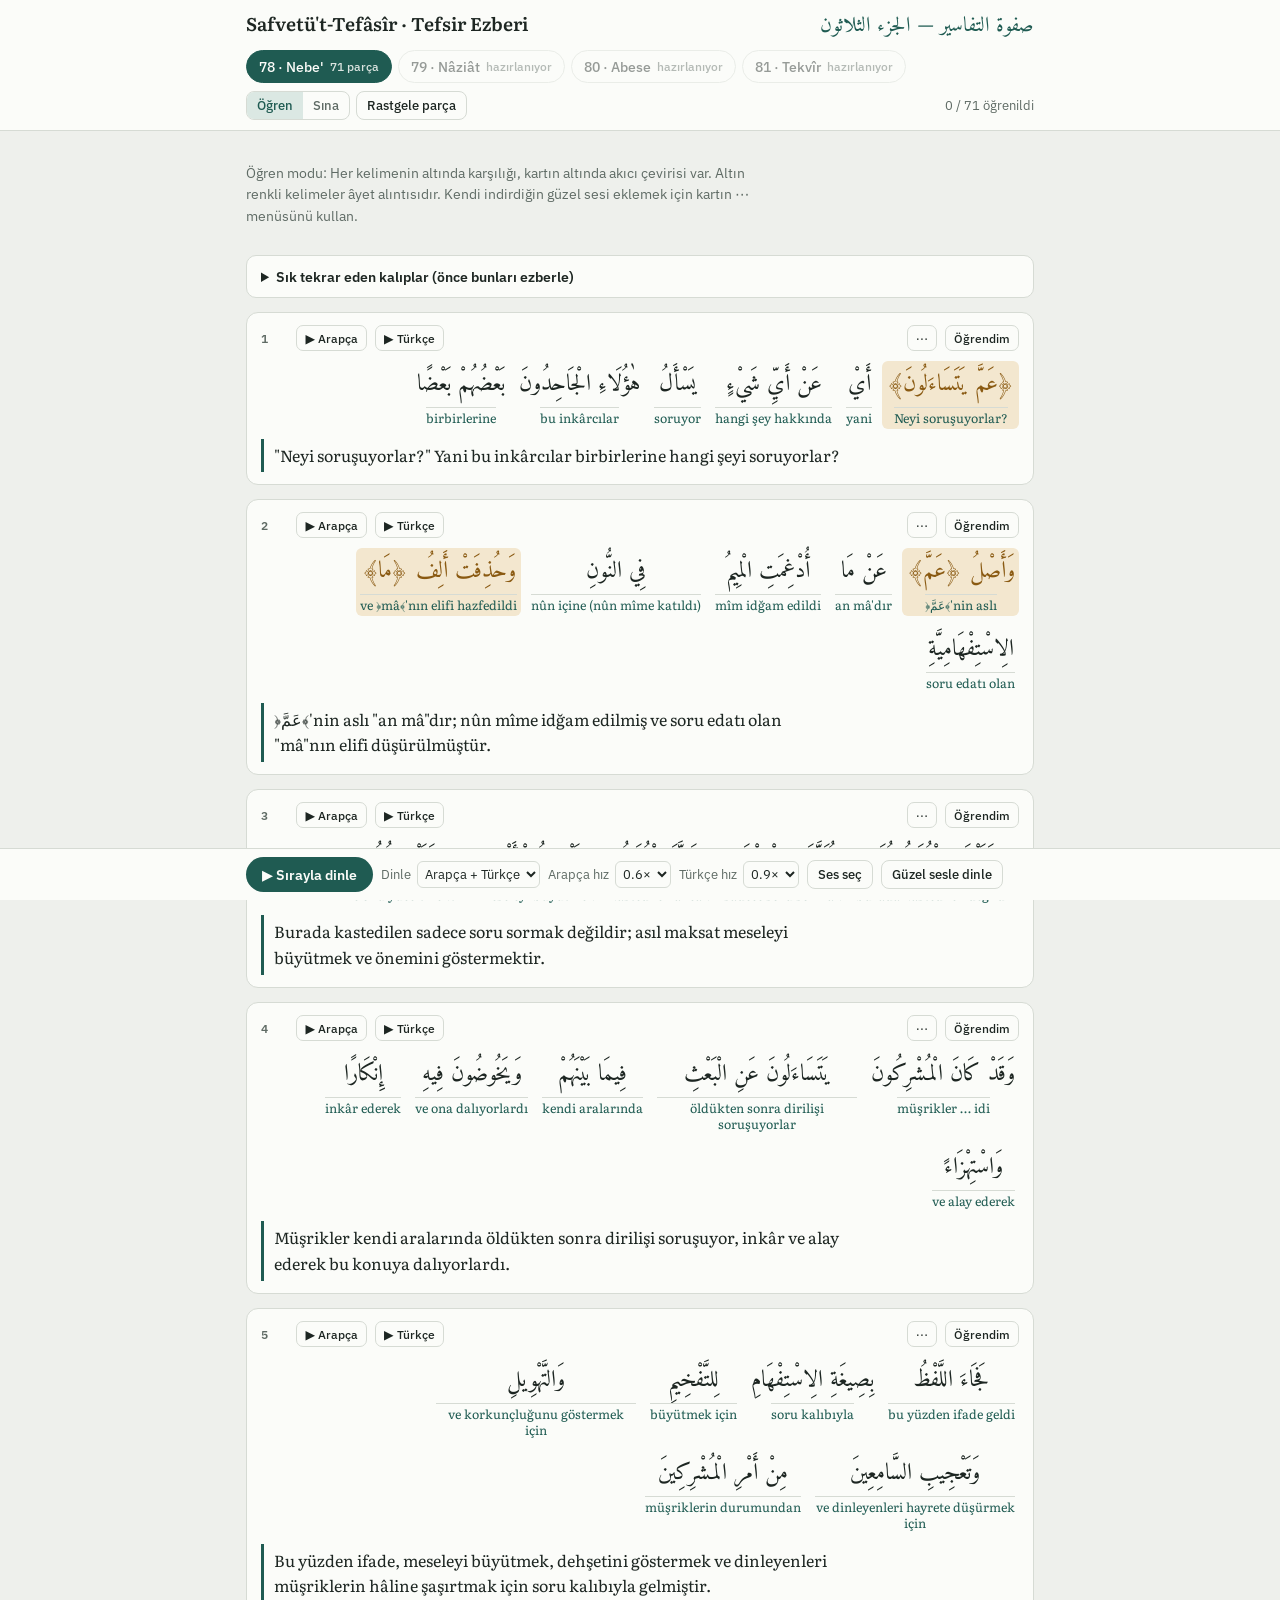
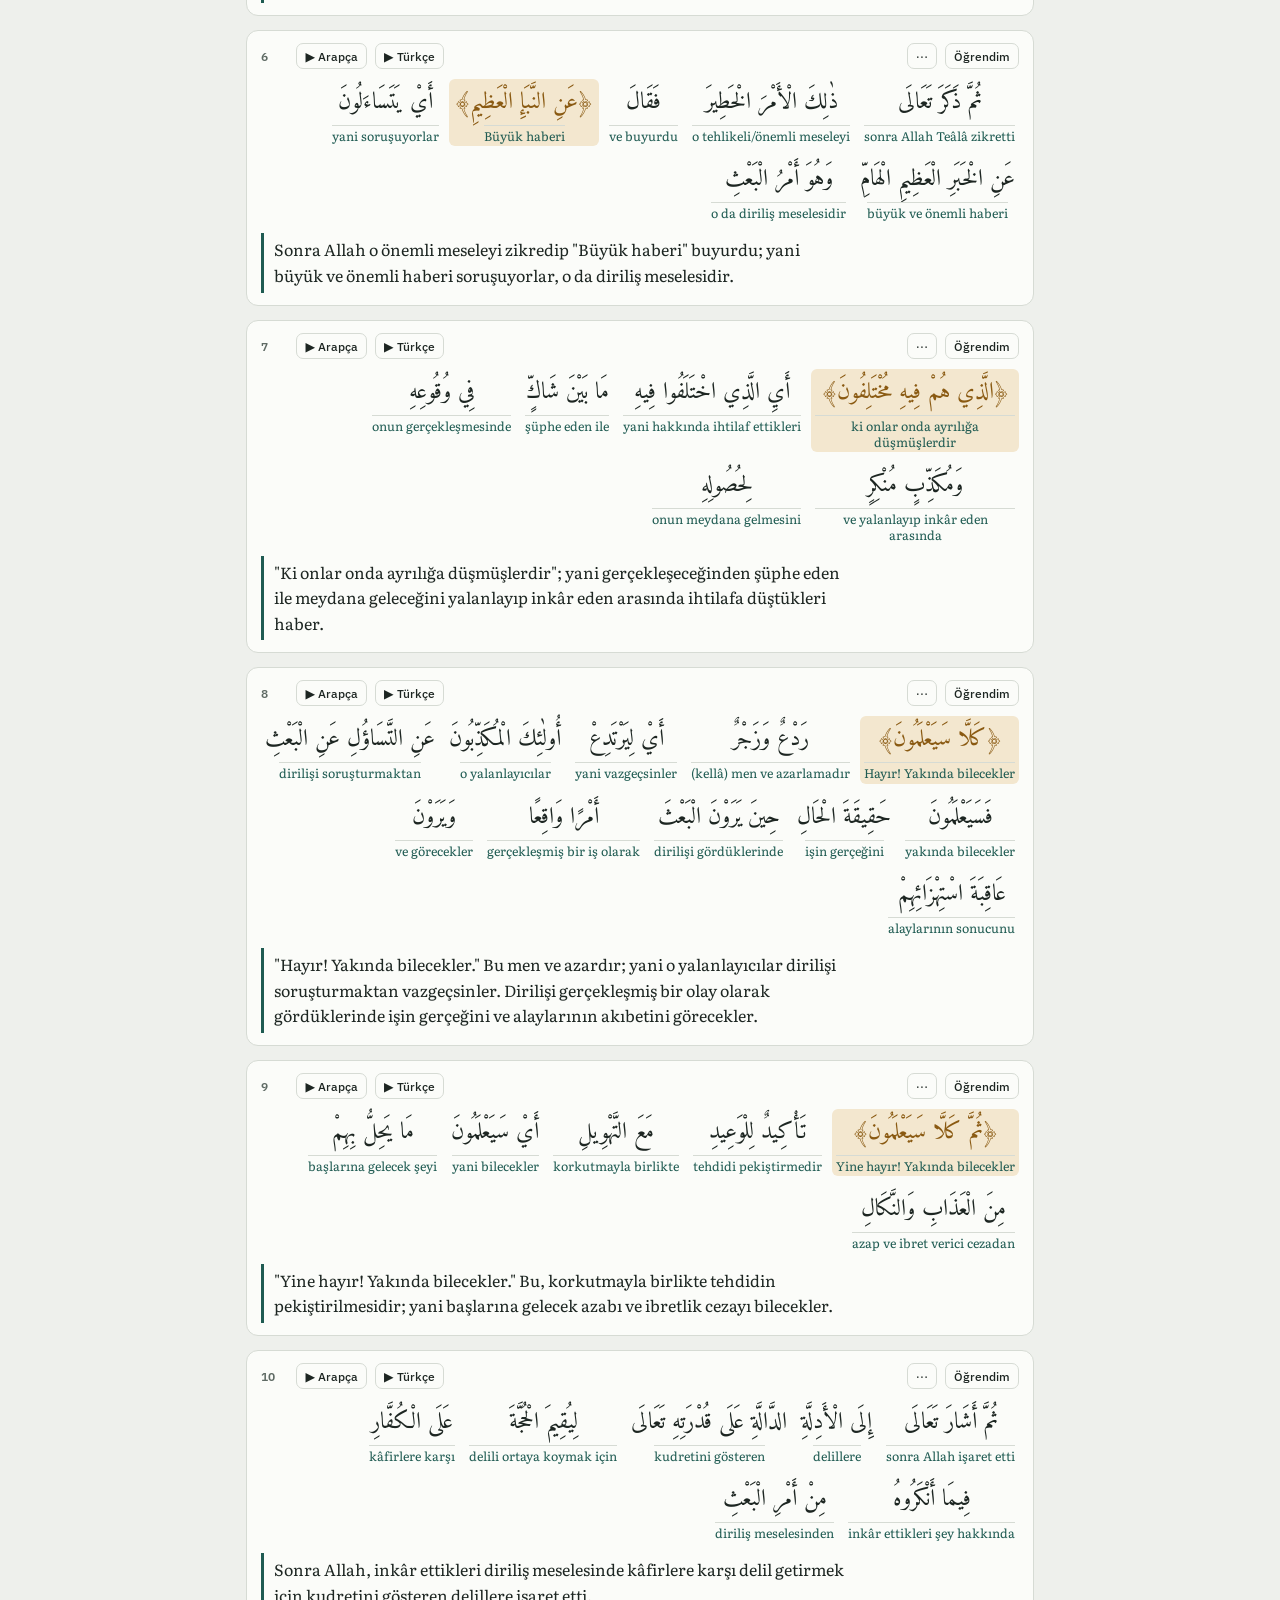
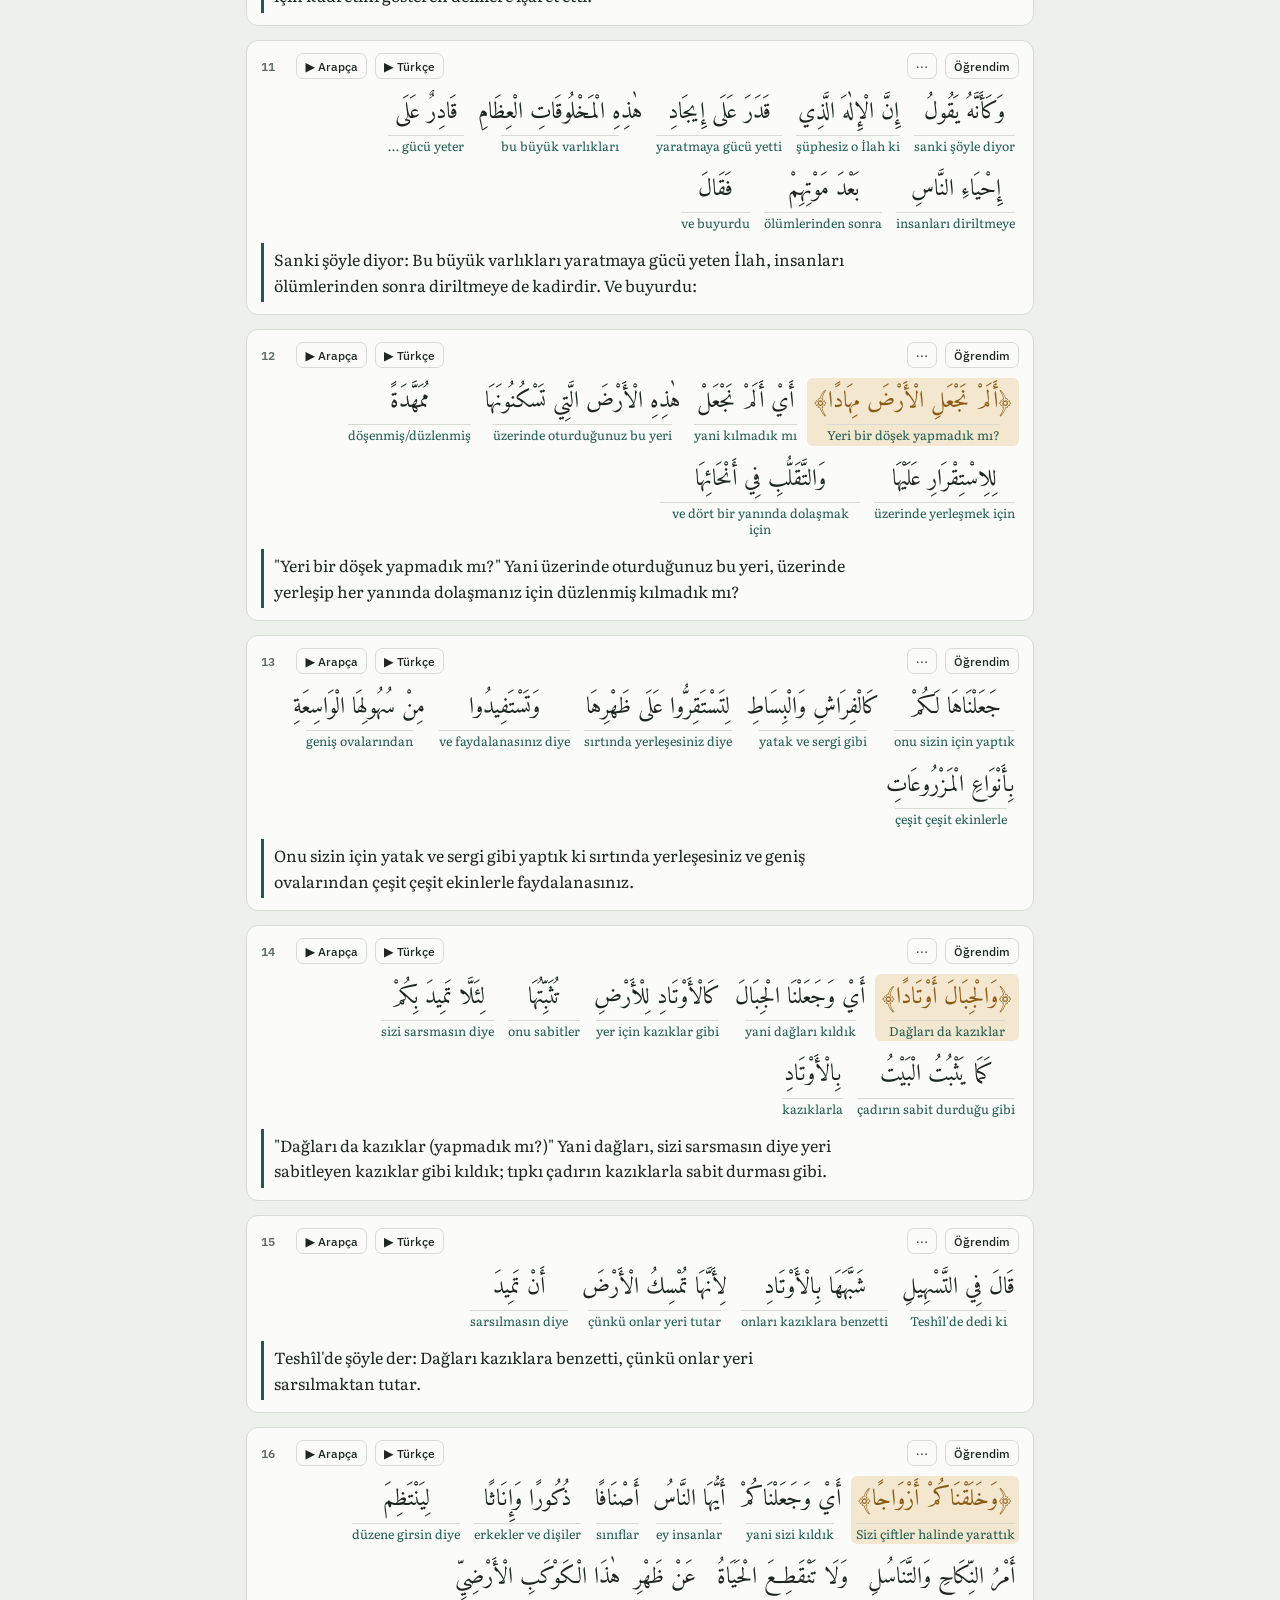
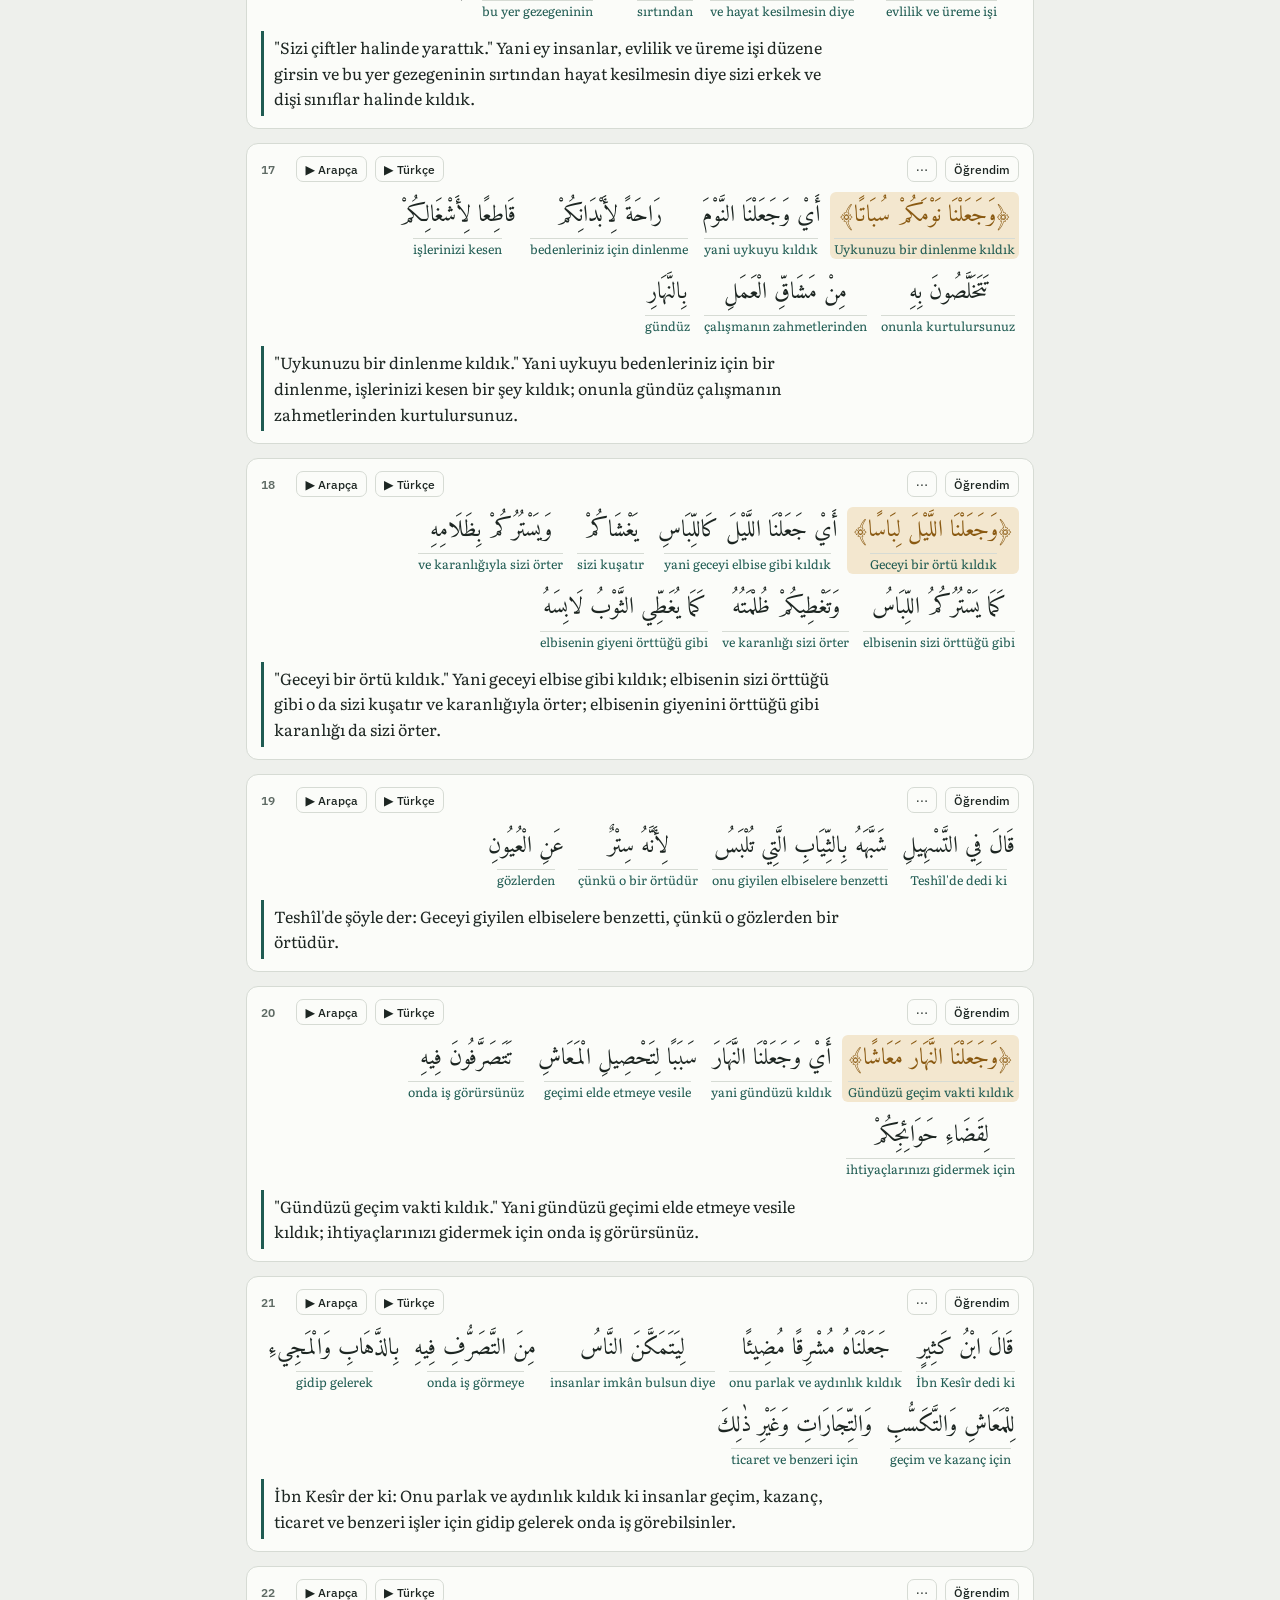
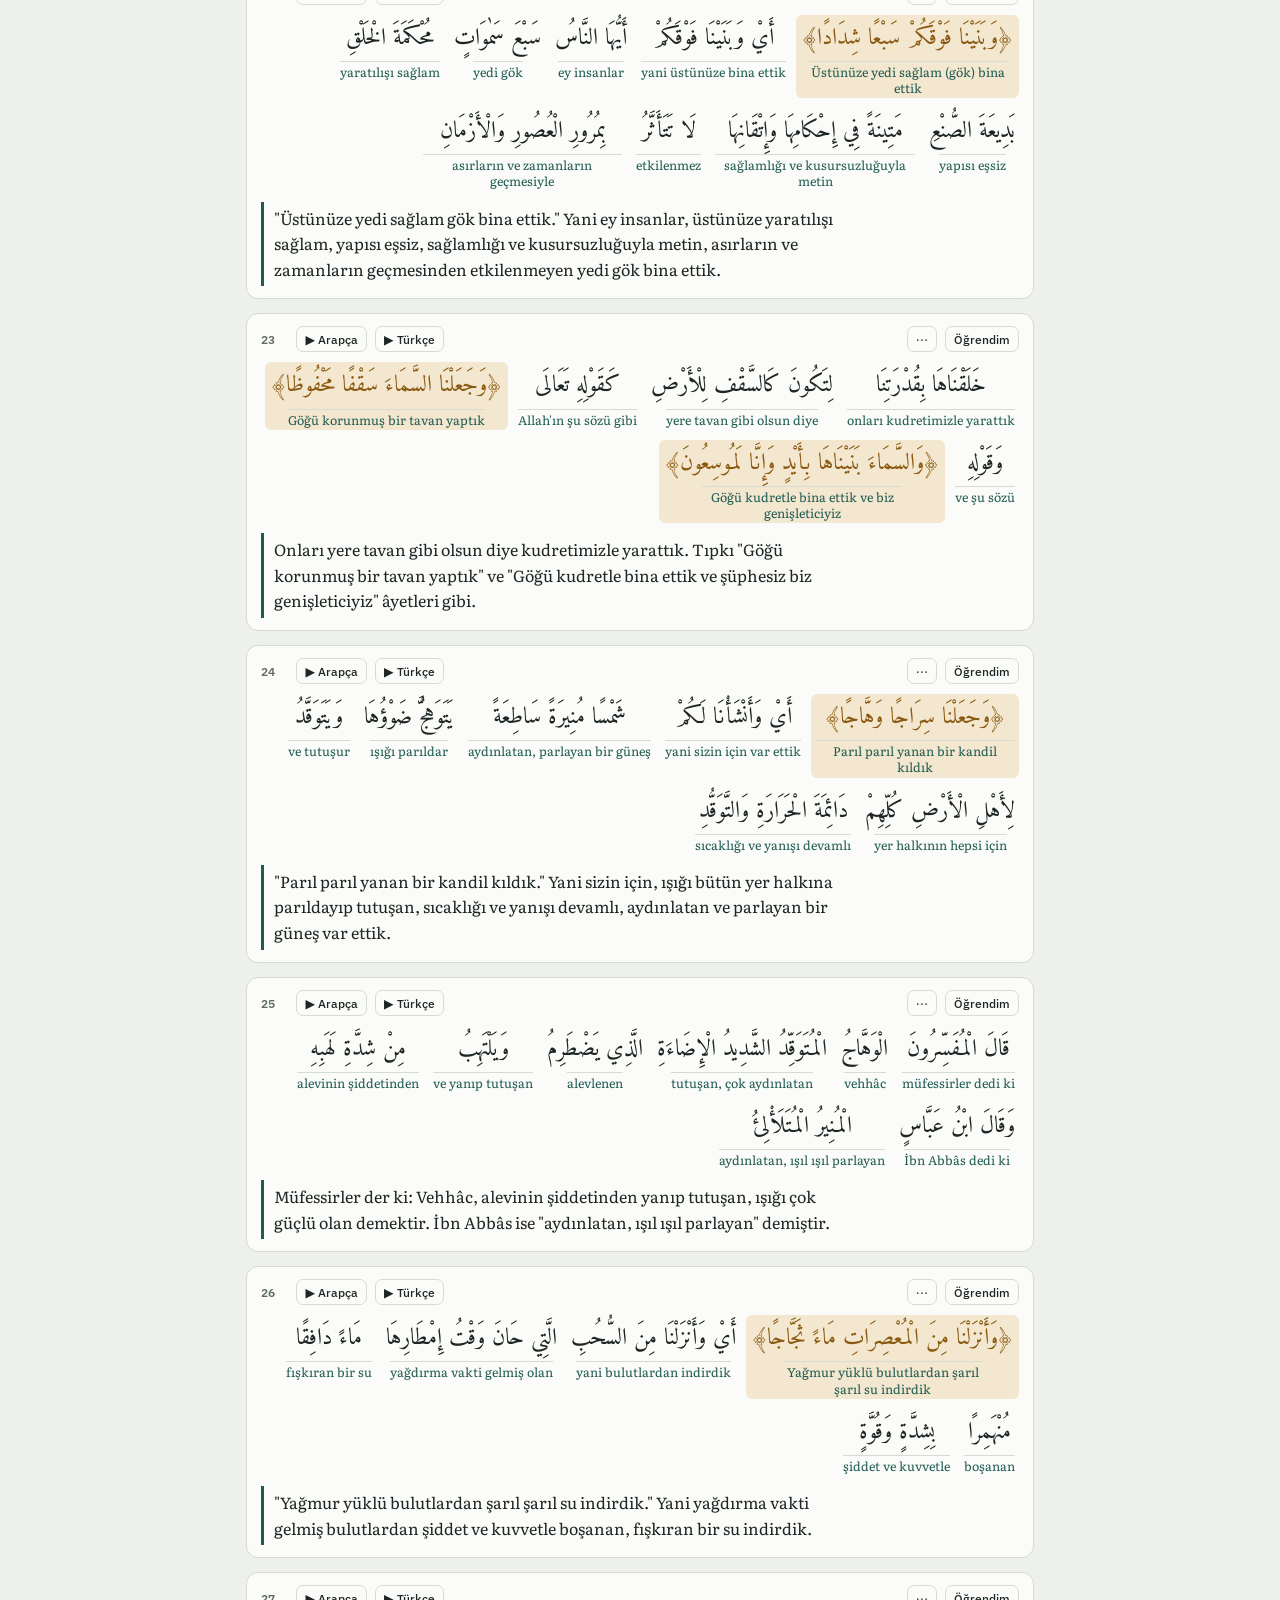
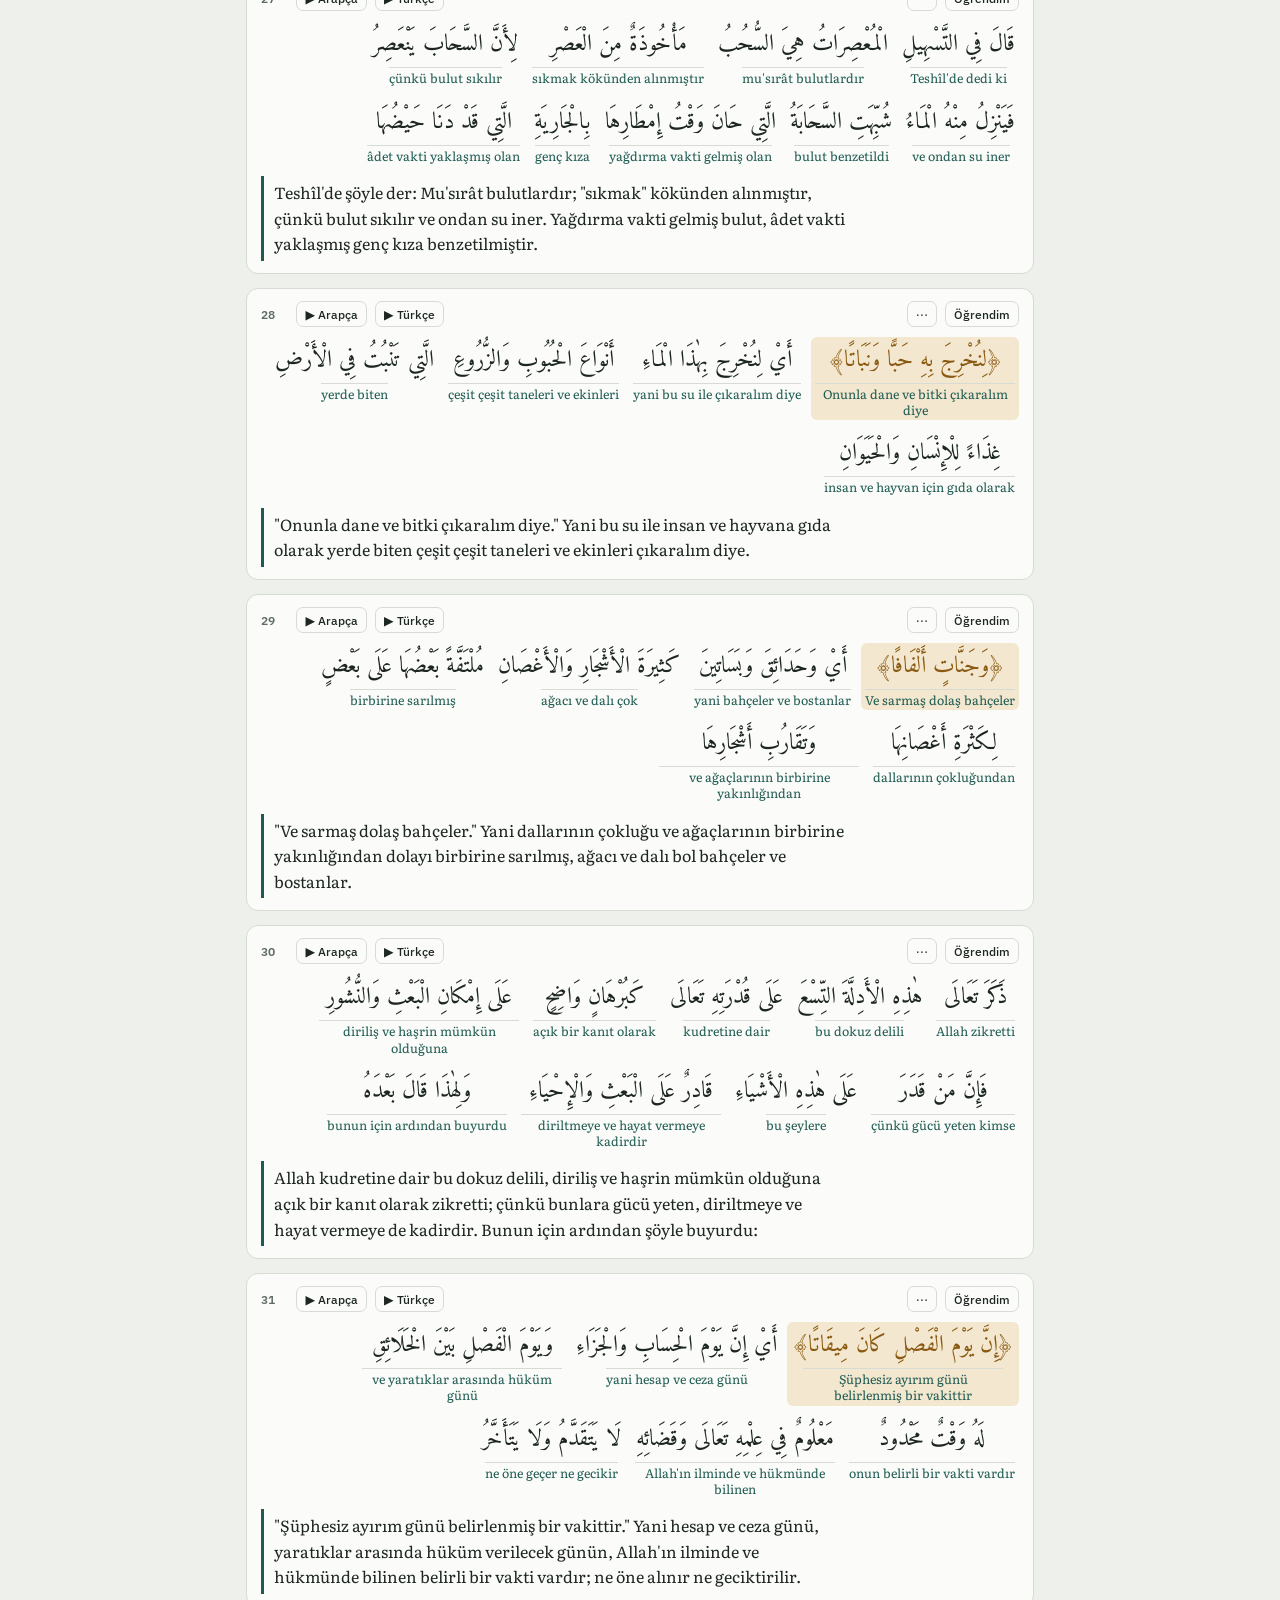
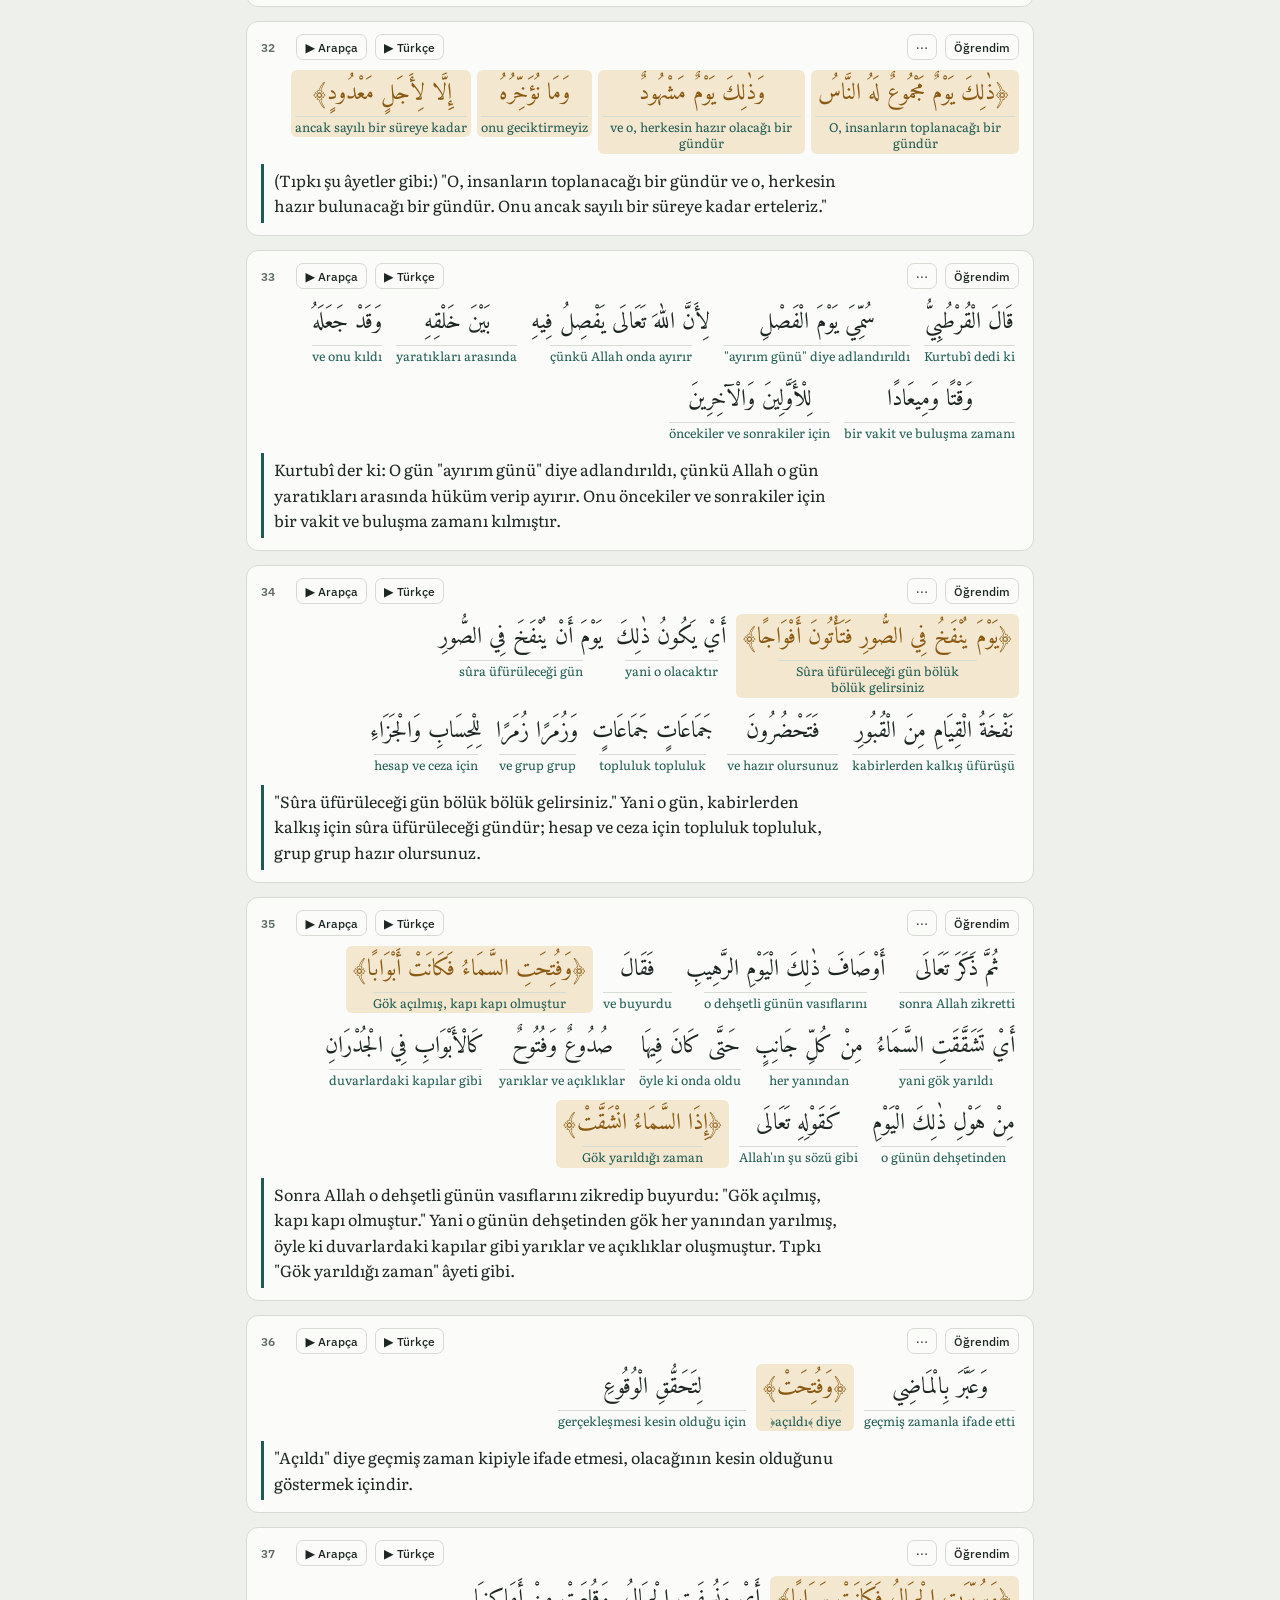
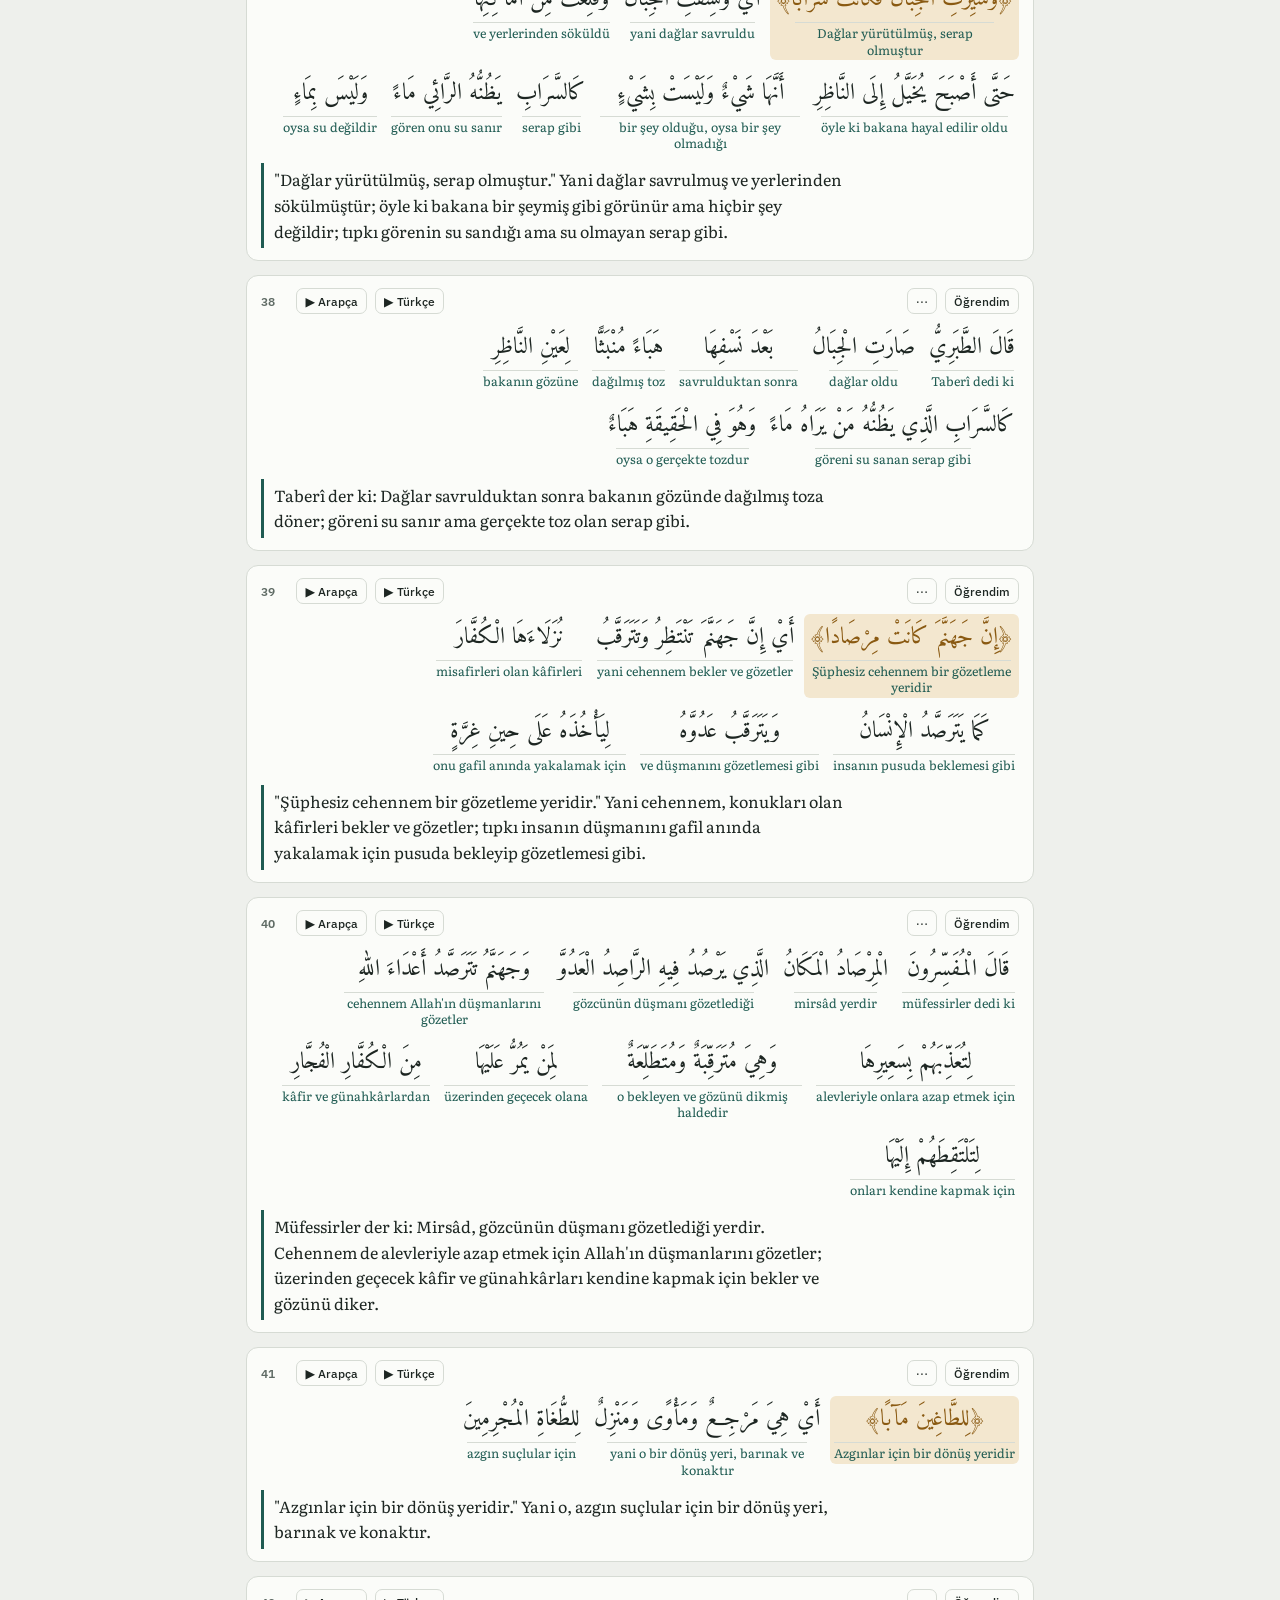
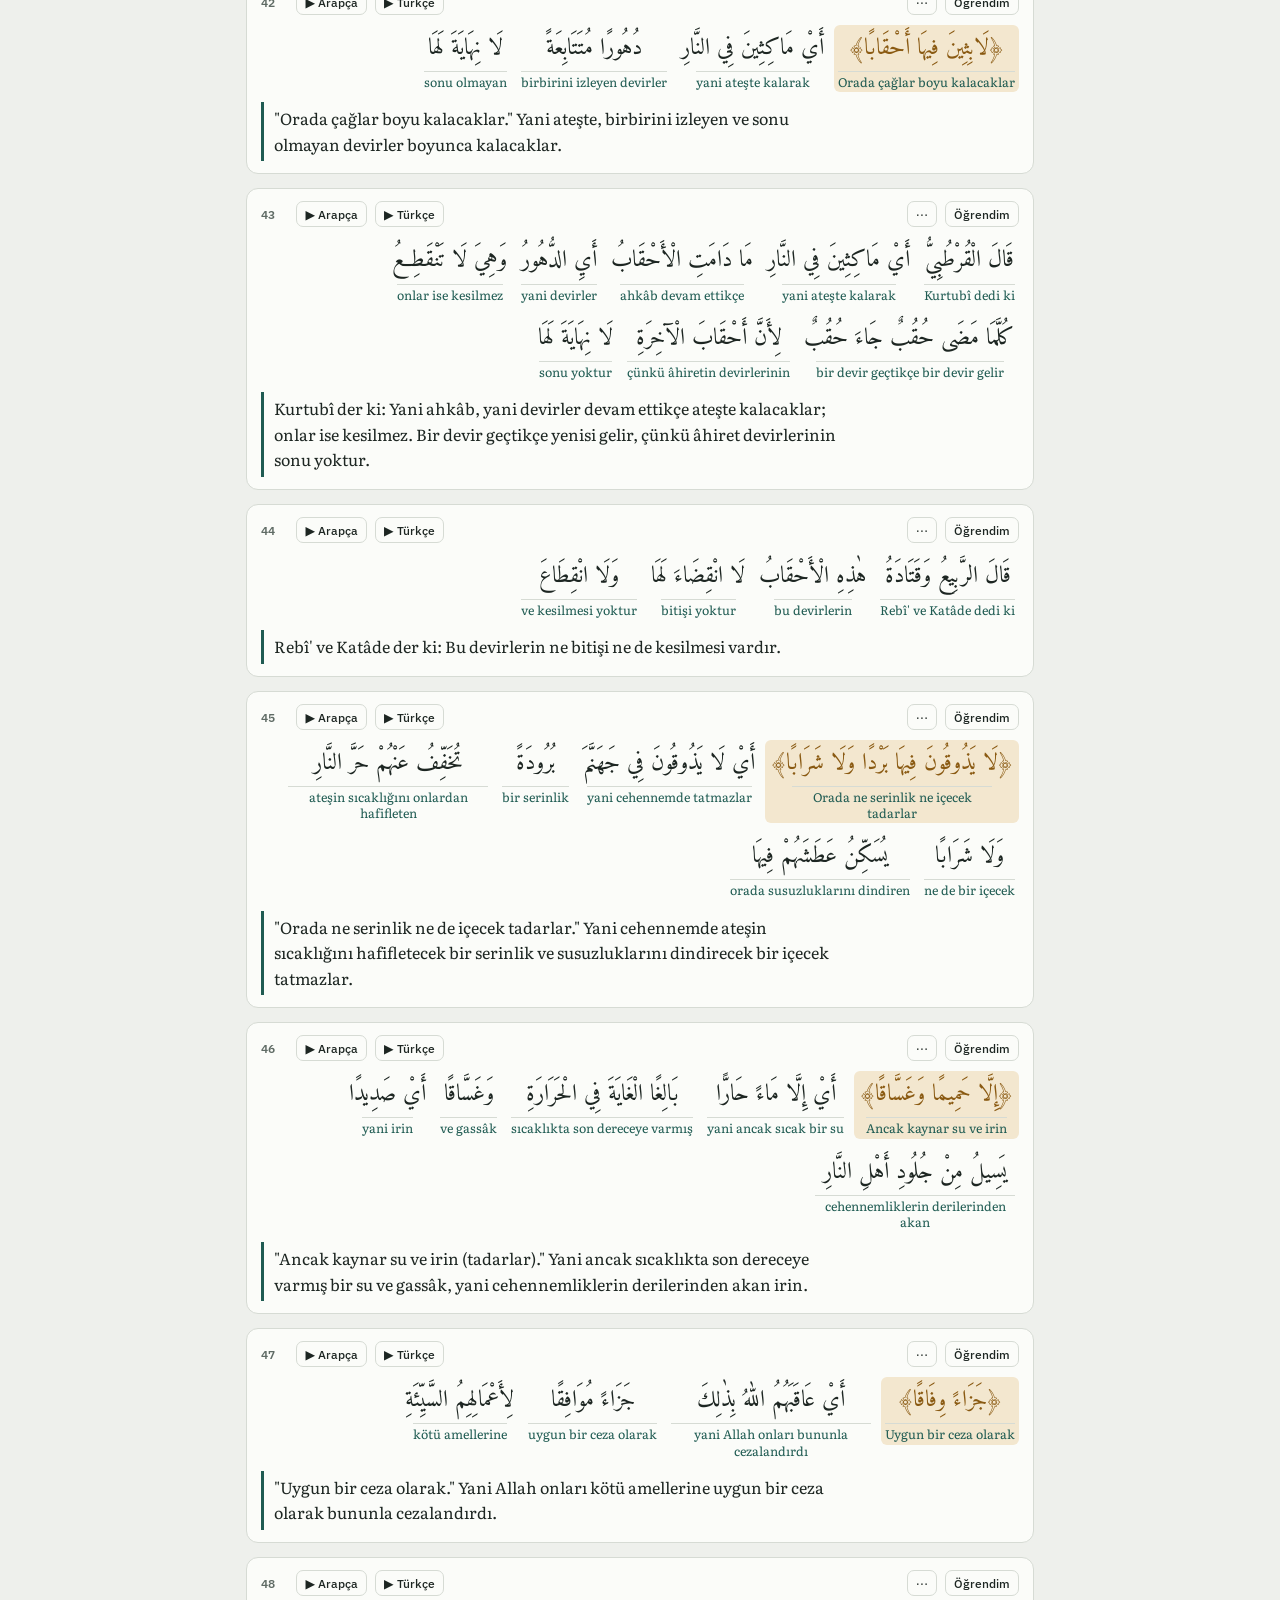
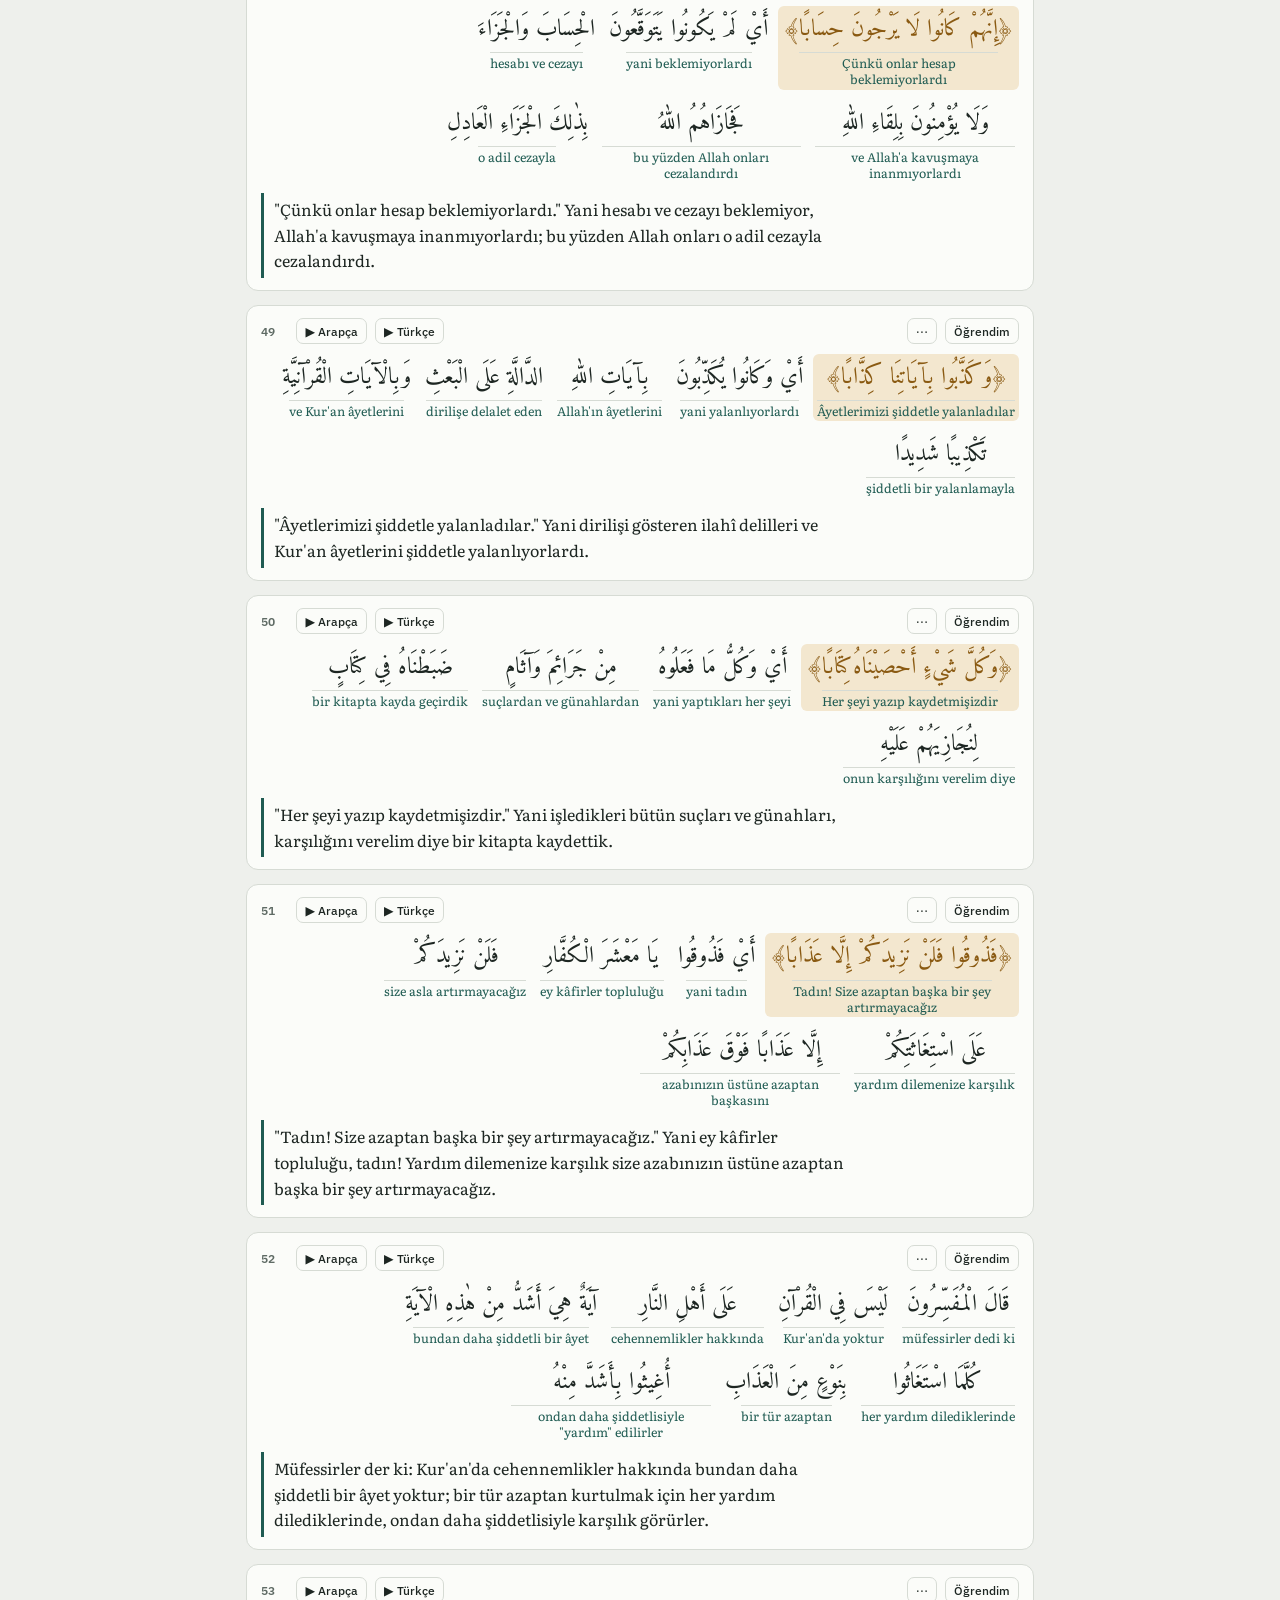
<file: tefsir/index-14.html>
<!doctype html>
<html lang="tr">
<head>
<meta charset="utf-8">
<meta name="viewport" content="width=device-width, initial-scale=1, viewport-fit=cover">
<title>Safvetü't-Tefâsîr Ezber</title>
<meta name="claude:viewport-fit-sides" content="cover">
<link rel="preconnect" href="https://fonts.googleapis.com">
<link rel="preconnect" href="https://fonts.gstatic.com" crossorigin>
<link rel="stylesheet" href="https://fonts.googleapis.com/css2?family=Amiri:wght@400;700&family=Literata:opsz,wght@7..72,400;7..72,600&family=IBM+Plex+Sans:wght@400;500;600&display=swap">
<style>
/* Layout: a single reading column of numbered passage cards; sticky surah bar on top, audio dock at the bottom. */
:root{
  --bg:#eef0ec; --surface:#fbfcf9; --ink:#1d2622; --muted:#5f6b65; --line:#d6dbd4;
  --accent:#1f5b52; --accent-soft:#dbe8e3; --ayah:#8a5a12; --ayah-soft:#f3e7cf; --ok:#2f7a3d; --ok-soft:#dcefdc;
  --f-ar:"Amiri","Noto Naskh Arabic","Traditional Arabic",serif;
  --f-tr:"Literata",Georgia,"Times New Roman",serif;
  --f-ui:"IBM Plex Sans",system-ui,-apple-system,"Segoe UI",sans-serif;
}
@media (prefers-color-scheme: dark){:root:not([data-theme="light"]){
  --bg:#121815; --surface:#1a221e; --ink:#e4ebe6; --muted:#9aa8a1; --line:#2c3833;
  --accent:#7cc2b3; --accent-soft:#1f3530; --ayah:#e3b766; --ayah-soft:#3a2f1b; --ok:#7fcf8c; --ok-soft:#1d3322; color-scheme:dark}}
:root[data-theme="dark"]{
  --bg:#121815; --surface:#1a221e; --ink:#e4ebe6; --muted:#9aa8a1; --line:#2c3833;
  --accent:#7cc2b3; --accent-soft:#1f3530; --ayah:#e3b766; --ayah-soft:#3a2f1b; --ok:#7fcf8c; --ok-soft:#1d3322; color-scheme:dark}
*{box-sizing:border-box}
[hidden]{display:none!important}
html,body{margin:0}
body{background:var(--bg);color:var(--ink);font-family:var(--f-ui);font-size:15px;line-height:1.5;padding-bottom:170px}
body::before{content:"";position:fixed;inset:0 0 auto;height:env(safe-area-inset-top,0px);z-index:10;background:var(--surface)}
.wrap{max-width:820px;margin:0 auto;padding-left:max(16px,env(safe-area-inset-left,0px));padding-right:max(16px,env(safe-area-inset-right,0px))}
header.top{position:sticky;top:env(safe-area-inset-top,0px);z-index:5;background:var(--surface);border-bottom:1px solid var(--line)}
header.top .wrap{padding-block:10px;display:flex;flex-direction:column;gap:8px}
.brand{display:flex;align-items:baseline;justify-content:space-between;gap:12px;flex-wrap:wrap}
.brand h1{font-family:var(--f-tr);font-size:1.15rem;font-weight:600;margin:0;text-wrap:balance}
.brand .ar{font-family:var(--f-ar);font-size:1.3rem;color:var(--accent)}
.tabs{display:flex;gap:6px;overflow-x:auto;scrollbar-width:none}
.tabs button{flex:0 0 auto;font:500 .9rem var(--f-ui);border:1px solid var(--line);background:transparent;color:var(--ink);padding:6px 12px;border-radius:999px;cursor:pointer;display:flex;gap:6px;align-items:center}
.tabs button .n{font-size:.75rem;color:var(--muted);font-variant-numeric:tabular-nums}
.tabs button[aria-selected="true"]{background:var(--accent);border-color:var(--accent);color:var(--surface)}
.tabs button[aria-selected="true"] .n{color:var(--surface);opacity:.85}
.tabs button:disabled{opacity:.45;cursor:default}
.tools{display:flex;gap:6px;flex-wrap:wrap;align-items:center}
.seg{display:inline-flex;border:1px solid var(--line);border-radius:8px;overflow:hidden}
.seg button{font:500 .82rem var(--f-ui);border:0;background:transparent;color:var(--muted);padding:5px 10px;cursor:pointer}
.seg button[aria-pressed="true"]{background:var(--accent-soft);color:var(--accent)}
.btn{font:500 .82rem var(--f-ui);border:1px solid var(--line);background:var(--surface);color:var(--ink);padding:5px 10px;border-radius:8px;cursor:pointer}
.btn:hover{border-color:var(--accent)}
button:focus-visible,summary:focus-visible{outline:2px solid var(--accent);outline-offset:2px}
.progress{margin-left:auto;font-size:.8rem;color:var(--muted);font-variant-numeric:tabular-nums}
main .wrap{padding-block:16px;display:flex;flex-direction:column;gap:14px}
.intro{font-size:.9rem;color:var(--muted);max-width:65ch}
details.kalip{background:var(--surface);border:1px solid var(--line);border-radius:10px}
details.kalip summary{cursor:pointer;padding:10px 14px;font-weight:600;font-size:.9rem}
.kgrid{display:grid;grid-template-columns:repeat(auto-fill,minmax(220px,1fr));gap:6px 16px;padding:0 14px 14px}
.kgrid div{display:flex;justify-content:space-between;gap:10px;align-items:baseline;border-bottom:1px dashed var(--line);padding-block:4px}
.kgrid .a{font-family:var(--f-ar);font-size:1.15rem;direction:rtl}
.kgrid .t{font-size:.82rem;color:var(--muted);text-align:left}
article.card{background:var(--surface);border:1px solid var(--line);border-radius:12px;padding:12px 14px;display:flex;flex-direction:column;gap:10px;scroll-margin-top:150px}
article.card.playing{border-color:var(--accent);box-shadow:0 0 0 2px var(--accent-soft)}
article.card.done{border-color:color-mix(in srgb,var(--ok) 45%,var(--line))}
.chead{display:flex;align-items:center;gap:8px}
.num{font:600 .78rem var(--f-ui);color:var(--muted);font-variant-numeric:tabular-nums;min-width:2.2em}
.chead .sp{flex:1}
.ic{font:500 .78rem var(--f-ui);border:1px solid var(--line);background:transparent;color:var(--ink);border-radius:7px;padding:4px 8px;cursor:pointer;white-space:nowrap}
.ic.on{background:var(--ok-soft);color:var(--ok);border-color:var(--ok)}
.words{direction:rtl;display:flex;flex-wrap:wrap;gap:10px 6px;align-items:flex-start}
.w{display:inline-flex;flex-direction:column;align-items:center;text-align:center;max-width:100%;padding:2px 4px;border-radius:6px;cursor:pointer;min-width:0}
.w .a{font-family:var(--f-ar);font-size:1.45rem;line-height:1.9;direction:rtl}
.w .t{direction:ltr;font-family:var(--f-tr);font-size:.78rem;line-height:1.3;color:var(--accent);max-width:16em;border-top:1px solid var(--line);padding-top:2px}
.w.q{background:var(--ayah-soft)}
.w.q .a{color:var(--ayah)}
.quiz .w .t{visibility:hidden}
.quiz .w.show .t{visibility:visible}
.w:hover{background:var(--accent-soft)}
.w.q:hover{background:var(--ayah-soft);outline:1px solid var(--ayah)}
.tr{font-family:var(--f-tr);font-size:1rem;line-height:1.6;border-left:3px solid var(--accent);padding:4px 0 4px 10px;max-width:65ch}
.quiz .tr.hide{filter:blur(6px);cursor:pointer;user-select:none}
.dock{position:fixed;left:0;right:0;bottom:0;z-index:6;background:var(--surface);border-top:1px solid var(--line);padding-bottom:env(safe-area-inset-bottom,0px)}
.dock .wrap{padding-block:8px;display:flex;gap:8px;align-items:center;flex-wrap:wrap}
.dock .play{font:600 .9rem var(--f-ui);background:var(--accent);color:var(--surface);border:0;border-radius:999px;padding:8px 16px;cursor:pointer}
.dock label{font-size:.8rem;color:var(--muted);display:flex;gap:6px;align-items:center}
.dock select{max-width:40vw;font:.82rem var(--f-ui);background:var(--surface);color:var(--ink);border:1px solid var(--line);border-radius:6px;padding:3px}
.status{font-size:.78rem;color:var(--muted);flex:1 1 100%}
.empty{padding:28px;text-align:center;color:var(--muted);background:var(--surface);border:1px dashed var(--line);border-radius:12px}
@media (min-width:640px){.status{flex:1 1 auto;text-align:right}}
.sheet{position:fixed;inset:0;z-index:20;background:color-mix(in srgb,var(--ink) 40%,transparent);display:flex;align-items:flex-end;justify-content:center}
.sheet-in{background:var(--surface);color:var(--ink);width:100%;max-width:640px;max-height:85vh;overflow-y:auto;border-radius:16px 16px 0 0;padding:16px max(16px,env(safe-area-inset-right,0px)) calc(16px + env(safe-area-inset-bottom,0px)) max(16px,env(safe-area-inset-left,0px));display:flex;flex-direction:column;gap:10px}
.sh-head{display:flex;justify-content:space-between;align-items:center}
.sh-note{margin:0;font-size:.82rem;color:var(--muted)}
.sheet h3{margin:6px 0 0;font:600 .85rem var(--f-ui);color:var(--accent);letter-spacing:.04em;text-transform:uppercase}
.sh-pitch{display:flex;gap:8px;align-items:center;font-size:.85rem}
.vlist{display:flex;flex-direction:column;gap:6px}
.vrow{display:flex;align-items:center;gap:8px;border:1px solid var(--line);border-radius:10px;padding:8px 10px}
.vrow.sel{border-color:var(--accent);background:var(--accent-soft)}
.vrow .nm{flex:1;min-width:0;font-size:.88rem;overflow-wrap:anywhere}
.vrow .nm small{display:block;color:var(--muted);font-size:.74rem}
.more{position:relative}
.more summary{list-style:none}.more summary::-webkit-details-marker{display:none}
.more .menu{position:absolute;right:0;top:calc(100% + 4px);z-index:4;background:var(--surface);border:1px solid var(--line);border-radius:10px;padding:6px;display:flex;flex-direction:column;min-width:210px;box-shadow:0 6px 20px color-mix(in srgb,var(--ink) 18%,transparent)}
.more .menu button,.more .menu label{font:.85rem var(--f-ui);text-align:left;background:transparent;border:0;color:var(--ink);padding:8px 10px;border-radius:6px;cursor:pointer}
.more .menu button:hover,.more .menu label:hover{background:var(--accent-soft)}
.has{font-size:.85rem;color:var(--accent)}
.toast{position:fixed;left:50%;transform:translateX(-50%);bottom:calc(90px + env(safe-area-inset-bottom,0px));background:var(--ink);color:var(--surface);padding:8px 14px;border-radius:999px;font-size:.85rem;z-index:30}
.steps{margin:0;padding-left:1.2em;display:flex;flex-direction:column;gap:4px;font-size:.86rem}
.blk{border:1px solid var(--line);border-radius:10px;padding:10px;display:flex;flex-direction:column;gap:8px}
.blk.has-a{border-color:var(--accent)}
.blk .bt{display:flex;justify-content:space-between;gap:8px;align-items:baseline;flex-wrap:wrap}
.blk .bt strong{font-size:.9rem}.blk .bt span{font-size:.78rem;color:var(--muted);font-variant-numeric:tabular-nums}
.blk .row{display:flex;gap:6px;flex-wrap:wrap}
.blk label.btn{display:inline-flex;align-items:center}
@media (prefers-reduced-motion:reduce){*{scroll-behavior:auto!important}}
</style>
</head>
<body>

<header class="top"><div class="wrap">
  <div class="brand"><h1>Safvetü't-Tefâsîr · Tefsir Ezberi</h1><span class="ar">صفوة التفاسير — الجزء الثلاثون</span></div>
  <div class="tabs" role="tablist" id="tabs"></div>
  <div class="tools">
    <div class="seg" role="group" aria-label="Mod">
      <button id="mLearn" aria-pressed="true">Öğren</button>
      <button id="mQuiz" aria-pressed="false">Sına</button>
    </div>
    <button class="btn" id="rand">Rastgele parça</button>
    <span class="progress" id="prog"></span>
  </div>
</div></header>

<main><div class="wrap" id="main"></div></main>

<div class="dock"><div class="wrap">
  <button class="play" id="playAll">▶ Sırayla dinle</button>
  <label for="what">Dinle <select id="what"><option value="both">Arapça + Türkçe</option><option value="ar">Sadece Arapça</option><option value="tr">Sadece Türkçe</option></select></label>
  <label for="rateAr">Arapça hız <select id="rateAr"><option value="0.3">0.3×</option><option value="0.4">0.4×</option><option value="0.5">0.5×</option><option value="0.6" selected>0.6×</option><option value="0.7">0.7×</option><option value="0.8">0.8×</option><option value="0.9">0.9×</option><option value="1">1×</option><option value="1.1">1.1×</option><option value="1.2">1.2×</option></select></label>
  <label for="rateTr">Türkçe hız <select id="rateTr"><option value="0.3">0.3×</option><option value="0.4">0.4×</option><option value="0.5">0.5×</option><option value="0.6">0.6×</option><option value="0.7">0.7×</option><option value="0.8">0.8×</option><option value="0.9" selected>0.9×</option><option value="1">1×</option><option value="1.1">1.1×</option><option value="1.2">1.2×</option></select></label>
  <button class="btn" id="vOpen">Ses seç</button>
  <button class="btn" id="bOpen">Güzel sesle dinle</button>
  <select id="vAr" hidden></select><select id="vTr" hidden></select>
  <span class="status" id="status"></span>
</div></div>

<div class="toast" id="toast" hidden></div>
<div class="sheet" id="bsheet" hidden><div class="sheet-in" role="dialog" aria-label="Güzel sesle dinle">
  <div class="sh-head"><strong>Güzel sesle dinle</strong><button class="btn" id="bClose">Kapat</button></div>
  <ol class="steps">
    <li>Bir bloğun "Metni kopyala" düğmesine bas. Metin her parça için önce Arapça, sonra Türkçe çeviri sırasıyla hazır gelir.</li>
    <li>Metni Speechma gibi bir siteye yapıştır. Hem Arapça hem Türkçe okuyabilen bir ses seç (adında genelde "Multilingual" geçer) ve MP3 olarak indir.</li>
    <li>Aynı bloğun "Ses dosyası ekle" düğmesiyle MP3'ü seç. Sonra "▶ Çal" ile ya da alttaki "Sırayla dinle" ile dinle.</li>
  </ol>
  <p class="sh-note">Sitede iki dili birden okuyan ses yoksa her kartın ⋯ menüsünden Arapça ve Türkçe sesi ayrı ayrı ekleyebilirsin; uygulama yine önce Arapçayı sonra Türkçeyi çalar.</p>
  <div class="vlist" id="blist"></div>
</div></div>
<div class="sheet" id="sheet" hidden><div class="sheet-in" role="dialog" aria-label="Ses seç">
  <div class="sh-head"><strong>Okuyucu sesini seç</strong><button class="btn" id="vClose">Kapat</button></div>
  <p class="sh-note">Her sesi "Dinle" ile dene, hoşuna gideni "Seç" ile işaretle. Seçimin bu cihazda hatırlanır.</p>
  <label class="sh-pitch" for="pitch">Ses tonu <input type="range" id="pitch" min="0.7" max="1.3" step="0.05" value="1"> <span id="pitchV">1.00</span></label>
  <h3>Arapça sesler</h3><div class="vlist" id="listAr"></div>
  <h3>Türkçe sesler</h3><div class="vlist" id="listTr"></div>
  <p class="sh-note" id="fewNote"></p>
</div></div>

<script>
const SURAHS = [{"id": "nebe", "name": "78 · Nebe'", "segs": [{"w": [["﴿عَمَّ يَتَسَاءَلُونَ﴾", "Neyi soruşuyorlar?"], ["أَيْ", "yani"], ["عَنْ أَيِّ شَيْءٍ", "hangi şey hakkında"], ["يَسْأَلُ", "soruyor"], ["هٰؤُلَاءِ الْجَاحِدُونَ", "bu inkârcılar"], ["بَعْضُهُمْ بَعْضًا", "birbirlerine"]], "t": "\"Neyi soruşuyorlar?\" Yani bu inkârcılar birbirlerine hangi şeyi soruyorlar?"}, {"w": [["وَأَصْلُ ﴿عَمَّ﴾", "﴿عَمَّ﴾'nin aslı"], ["عَنْ مَا", "an mâ'dır"], ["أُدْغِمَتِ الْمِيمُ", "mîm idğam edildi"], ["فِي النُّونِ", "nûn içine (nûn mîme katıldı)"], ["وَحُذِفَتْ أَلِفُ ﴿مَا﴾", "ve ﴿mâ﴾'nın elifi hazfedildi"], ["الِاسْتِفْهَامِيَّةِ", "soru edatı olan"]], "t": "﴿عَمَّ﴾'nin aslı \"an mâ\"dır; nûn mîme idğam edilmiş ve soru edatı olan \"mâ\"nın elifi düşürülmüştür."}, {"w": [["وَلَيْسَ الْمُرَادُ هُنَا", "burada kastedilen değildir"], ["مُجَرَّدَ الِاسْتِفْهَامِ", "sadece soru sormak"], ["وَإِنَّمَا الْمُرَادُ", "kastedilen ancak"], ["تَفْخِيمُ الْأَمْرِ", "meseleyi büyütmek"], ["وَتَعْظِيمُهُ", "ve onu yüceltmektir"]], "t": "Burada kastedilen sadece soru sormak değildir; asıl maksat meseleyi büyütmek ve önemini göstermektir."}, {"w": [["وَقَدْ كَانَ الْمُشْرِكُونَ", "müşrikler … idi"], ["يَتَسَاءَلُونَ عَنِ الْبَعْثِ", "öldükten sonra dirilişi soruşuyorlar"], ["فِيمَا بَيْنَهُمْ", "kendi aralarında"], ["وَيَخُوضُونَ فِيهِ", "ve ona dalıyorlardı"], ["إِنْكَارًا", "inkâr ederek"], ["وَاسْتِهْزَاءً", "ve alay ederek"]], "t": "Müşrikler kendi aralarında öldükten sonra dirilişi soruşuyor, inkâr ve alay ederek bu konuya dalıyorlardı."}, {"w": [["فَجَاءَ اللَّفْظُ", "bu yüzden ifade geldi"], ["بِصِيغَةِ الِاسْتِفْهَامِ", "soru kalıbıyla"], ["لِلتَّفْخِيمِ", "büyütmek için"], ["وَالتَّهْوِيلِ", "ve korkunçluğunu göstermek için"], ["وَتَعْجِيبِ السَّامِعِينَ", "ve dinleyenleri hayrete düşürmek için"], ["مِنْ أَمْرِ الْمُشْرِكِينَ", "müşriklerin durumundan"]], "t": "Bu yüzden ifade, meseleyi büyütmek, dehşetini göstermek ve dinleyenleri müşriklerin hâline şaşırtmak için soru kalıbıyla gelmiştir."}, {"w": [["ثُمَّ ذَكَرَ تَعَالَى", "sonra Allah Teâlâ zikretti"], ["ذٰلِكَ الْأَمْرَ الْخَطِيرَ", "o tehlikeli/önemli meseleyi"], ["فَقَالَ", "ve buyurdu"], ["﴿عَنِ النَّبَإِ الْعَظِيمِ﴾", "Büyük haberi"], ["أَيْ يَتَسَاءَلُونَ", "yani soruşuyorlar"], ["عَنِ الْخَبَرِ الْعَظِيمِ الْهَامِّ", "büyük ve önemli haberi"], ["وَهُوَ أَمْرُ الْبَعْثِ", "o da diriliş meselesidir"]], "t": "Sonra Allah o önemli meseleyi zikredip \"Büyük haberi\" buyurdu; yani büyük ve önemli haberi soruşuyorlar, o da diriliş meselesidir."}, {"w": [["﴿الَّذِي هُمْ فِيهِ مُخْتَلِفُونَ﴾", "ki onlar onda ayrılığa düşmüşlerdir"], ["أَيِ الَّذِي اخْتَلَفُوا فِيهِ", "yani hakkında ihtilaf ettikleri"], ["مَا بَيْنَ شَاكٍّ", "şüphe eden ile"], ["فِي وُقُوعِهِ", "onun gerçekleşmesinde"], ["وَمُكَذِّبٍ مُنْكِرٍ", "ve yalanlayıp inkâr eden arasında"], ["لِحُصُولِهِ", "onun meydana gelmesini"]], "t": "\"Ki onlar onda ayrılığa düşmüşlerdir\"; yani gerçekleşeceğinden şüphe eden ile meydana geleceğini yalanlayıp inkâr eden arasında ihtilafa düştükleri haber."}, {"w": [["﴿كَلَّا سَيَعْلَمُونَ﴾", "Hayır! Yakında bilecekler"], ["رَدْعٌ وَزَجْرٌ", "(kellâ) men ve azarlamadır"], ["أَيْ لِيَرْتَدِعْ", "yani vazgeçsinler"], ["أُولٰئِكَ الْمُكَذِّبُونَ", "o yalanlayıcılar"], ["عَنِ التَّسَاؤُلِ عَنِ الْبَعْثِ", "dirilişi soruşturmaktan"], ["فَسَيَعْلَمُونَ", "yakında bilecekler"], ["حَقِيقَةَ الْحَالِ", "işin gerçeğini"], ["حِينَ يَرَوْنَ الْبَعْثَ", "dirilişi gördüklerinde"], ["أَمْرًا وَاقِعًا", "gerçekleşmiş bir iş olarak"], ["وَيَرَوْنَ", "ve görecekler"], ["عَاقِبَةَ اسْتِهْزَائِهِمْ", "alaylarının sonucunu"]], "t": "\"Hayır! Yakında bilecekler.\" Bu men ve azardır; yani o yalanlayıcılar dirilişi soruşturmaktan vazgeçsinler. Dirilişi gerçekleşmiş bir olay olarak gördüklerinde işin gerçeğini ve alaylarının akıbetini görecekler."}, {"w": [["﴿ثُمَّ كَلَّا سَيَعْلَمُونَ﴾", "Yine hayır! Yakında bilecekler"], ["تَأْكِيدٌ لِلْوَعِيدِ", "tehdidi pekiştirmedir"], ["مَعَ التَّهْوِيلِ", "korkutmayla birlikte"], ["أَيْ سَيَعْلَمُونَ", "yani bilecekler"], ["مَا يَحِلُّ بِهِمْ", "başlarına gelecek şeyi"], ["مِنَ الْعَذَابِ وَالنَّكَالِ", "azap ve ibret verici cezadan"]], "t": "\"Yine hayır! Yakında bilecekler.\" Bu, korkutmayla birlikte tehdidin pekiştirilmesidir; yani başlarına gelecek azabı ve ibretlik cezayı bilecekler."}, {"w": [["ثُمَّ أَشَارَ تَعَالَى", "sonra Allah işaret etti"], ["إِلَى الْأَدِلَّةِ", "delillere"], ["الدَّالَّةِ عَلَى قُدْرَتِهِ تَعَالَى", "kudretini gösteren"], ["لِيُقِيمَ الْحُجَّةَ", "delili ortaya koymak için"], ["عَلَى الْكُفَّارِ", "kâfirlere karşı"], ["فِيمَا أَنْكَرُوهُ", "inkâr ettikleri şey hakkında"], ["مِنْ أَمْرِ الْبَعْثِ", "diriliş meselesinden"]], "t": "Sonra Allah, inkâr ettikleri diriliş meselesinde kâfirlere karşı delil getirmek için kudretini gösteren delillere işaret etti."}, {"w": [["وَكَأَنَّهُ يَقُولُ", "sanki şöyle diyor"], ["إِنَّ الْإِلٰهَ الَّذِي", "şüphesiz o İlah ki"], ["قَدَرَ عَلَى إِيجَادِ", "yaratmaya gücü yetti"], ["هٰذِهِ الْمَخْلُوقَاتِ الْعِظَامِ", "bu büyük varlıkları"], ["قَادِرٌ عَلَى", "… gücü yeter"], ["إِحْيَاءِ النَّاسِ", "insanları diriltmeye"], ["بَعْدَ مَوْتِهِمْ", "ölümlerinden sonra"], ["فَقَالَ", "ve buyurdu"]], "t": "Sanki şöyle diyor: Bu büyük varlıkları yaratmaya gücü yeten İlah, insanları ölümlerinden sonra diriltmeye de kadirdir. Ve buyurdu:"}, {"w": [["﴿أَلَمْ نَجْعَلِ الْأَرْضَ مِهَادًا﴾", "Yeri bir döşek yapmadık mı?"], ["أَيْ أَلَمْ نَجْعَلْ", "yani kılmadık mı"], ["هٰذِهِ الْأَرْضَ الَّتِي تَسْكُنُونَهَا", "üzerinde oturduğunuz bu yeri"], ["مُمَهَّدَةً", "döşenmiş/düzlenmiş"], ["لِلِاسْتِقْرَارِ عَلَيْهَا", "üzerinde yerleşmek için"], ["وَالتَّقَلُّبِ فِي أَنْحَائِهَا", "ve dört bir yanında dolaşmak için"]], "t": "\"Yeri bir döşek yapmadık mı?\" Yani üzerinde oturduğunuz bu yeri, üzerinde yerleşip her yanında dolaşmanız için düzlenmiş kılmadık mı?"}, {"w": [["جَعَلْنَاهَا لَكُمْ", "onu sizin için yaptık"], ["كَالْفِرَاشِ وَالْبِسَاطِ", "yatak ve sergi gibi"], ["لِتَسْتَقِرُّوا عَلَى ظَهْرِهَا", "sırtında yerleşesiniz diye"], ["وَتَسْتَفِيدُوا", "ve faydalanasınız diye"], ["مِنْ سُهُولِهَا الْوَاسِعَةِ", "geniş ovalarından"], ["بِأَنْوَاعِ الْمَزْرُوعَاتِ", "çeşit çeşit ekinlerle"]], "t": "Onu sizin için yatak ve sergi gibi yaptık ki sırtında yerleşesiniz ve geniş ovalarından çeşit çeşit ekinlerle faydalanasınız."}, {"w": [["﴿وَالْجِبَالَ أَوْتَادًا﴾", "Dağları da kazıklar"], ["أَيْ وَجَعَلْنَا الْجِبَالَ", "yani dağları kıldık"], ["كَالْأَوْتَادِ لِلْأَرْضِ", "yer için kazıklar gibi"], ["تُثَبِّتُهَا", "onu sabitler"], ["لِئَلَّا تَمِيدَ بِكُمْ", "sizi sarsmasın diye"], ["كَمَا يَثْبُتُ الْبَيْتُ", "çadırın sabit durduğu gibi"], ["بِالْأَوْتَادِ", "kazıklarla"]], "t": "\"Dağları da kazıklar (yapmadık mı?)\" Yani dağları, sizi sarsmasın diye yeri sabitleyen kazıklar gibi kıldık; tıpkı çadırın kazıklarla sabit durması gibi."}, {"w": [["قَالَ فِي التَّسْهِيلِ", "Teshîl'de dedi ki"], ["شَبَّهَهَا بِالْأَوْتَادِ", "onları kazıklara benzetti"], ["لِأَنَّهَا تُمْسِكُ الْأَرْضَ", "çünkü onlar yeri tutar"], ["أَنْ تَمِيدَ", "sarsılmasın diye"]], "t": "Teshîl'de şöyle der: Dağları kazıklara benzetti, çünkü onlar yeri sarsılmaktan tutar."}, {"w": [["﴿وَخَلَقْنَاكُمْ أَزْوَاجًا﴾", "Sizi çiftler halinde yarattık"], ["أَيْ وَجَعَلْنَاكُمْ", "yani sizi kıldık"], ["أَيُّهَا النَّاسُ", "ey insanlar"], ["أَصْنَافًا", "sınıflar"], ["ذُكُورًا وَإِنَاثًا", "erkekler ve dişiler"], ["لِيَنْتَظِمَ", "düzene girsin diye"], ["أَمْرُ النِّكَاحِ وَالتَّنَاسُلِ", "evlilik ve üreme işi"], ["وَلَا تَنْقَطِعَ الْحَيَاةُ", "ve hayat kesilmesin diye"], ["عَنْ ظَهْرِ", "sırtından"], ["هٰذَا الْكَوْكَبِ الْأَرْضِيِّ", "bu yer gezegeninin"]], "t": "\"Sizi çiftler halinde yarattık.\" Yani ey insanlar, evlilik ve üreme işi düzene girsin ve bu yer gezegeninin sırtından hayat kesilmesin diye sizi erkek ve dişi sınıflar halinde kıldık."}, {"w": [["﴿وَجَعَلْنَا نَوْمَكُمْ سُبَاتًا﴾", "Uykunuzu bir dinlenme kıldık"], ["أَيْ وَجَعَلْنَا النَّوْمَ", "yani uykuyu kıldık"], ["رَاحَةً لِأَبْدَانِكُمْ", "bedenleriniz için dinlenme"], ["قَاطِعًا لِأَشْغَالِكُمْ", "işlerinizi kesen"], ["تَتَخَلَّصُونَ بِهِ", "onunla kurtulursunuz"], ["مِنْ مَشَاقِّ الْعَمَلِ", "çalışmanın zahmetlerinden"], ["بِالنَّهَارِ", "gündüz"]], "t": "\"Uykunuzu bir dinlenme kıldık.\" Yani uykuyu bedenleriniz için bir dinlenme, işlerinizi kesen bir şey kıldık; onunla gündüz çalışmanın zahmetlerinden kurtulursunuz."}, {"w": [["﴿وَجَعَلْنَا اللَّيْلَ لِبَاسًا﴾", "Geceyi bir örtü kıldık"], ["أَيْ جَعَلْنَا اللَّيْلَ كَاللِّبَاسِ", "yani geceyi elbise gibi kıldık"], ["يَغْشَاكُمْ", "sizi kuşatır"], ["وَيَسْتُرُكُمْ بِظَلَامِهِ", "ve karanlığıyla sizi örter"], ["كَمَا يَسْتُرُكُمُ اللِّبَاسُ", "elbisenin sizi örttüğü gibi"], ["وَتَغْطِيكُمْ ظُلْمَتُهُ", "ve karanlığı sizi örter"], ["كَمَا يُغَطِّي الثَّوْبُ لَابِسَهُ", "elbisenin giyeni örttüğü gibi"]], "t": "\"Geceyi bir örtü kıldık.\" Yani geceyi elbise gibi kıldık; elbisenin sizi örttüğü gibi o da sizi kuşatır ve karanlığıyla örter; elbisenin giyenini örttüğü gibi karanlığı da sizi örter."}, {"w": [["قَالَ فِي التَّسْهِيلِ", "Teshîl'de dedi ki"], ["شَبَّهَهُ بِالثِّيَابِ الَّتِي تُلْبَسُ", "onu giyilen elbiselere benzetti"], ["لِأَنَّهُ سِتْرٌ", "çünkü o bir örtüdür"], ["عَنِ الْعُيُونِ", "gözlerden"]], "t": "Teshîl'de şöyle der: Geceyi giyilen elbiselere benzetti, çünkü o gözlerden bir örtüdür."}, {"w": [["﴿وَجَعَلْنَا النَّهَارَ مَعَاشًا﴾", "Gündüzü geçim vakti kıldık"], ["أَيْ وَجَعَلْنَا النَّهَارَ", "yani gündüzü kıldık"], ["سَبَبًا لِتَحْصِيلِ الْمَعَاشِ", "geçimi elde etmeye vesile"], ["تَتَصَرَّفُونَ فِيهِ", "onda iş görürsünüz"], ["لِقَضَاءِ حَوَائِجِكُمْ", "ihtiyaçlarınızı gidermek için"]], "t": "\"Gündüzü geçim vakti kıldık.\" Yani gündüzü geçimi elde etmeye vesile kıldık; ihtiyaçlarınızı gidermek için onda iş görürsünüz."}, {"w": [["قَالَ ابْنُ كَثِيرٍ", "İbn Kesîr dedi ki"], ["جَعَلْنَاهُ مُشْرِقًا مُضِيئًا", "onu parlak ve aydınlık kıldık"], ["لِيَتَمَكَّنَ النَّاسُ", "insanlar imkân bulsun diye"], ["مِنَ التَّصَرُّفِ فِيهِ", "onda iş görmeye"], ["بِالذَّهَابِ وَالْمَجِيءِ", "gidip gelerek"], ["لِلْمَعَاشِ وَالتَّكَسُّبِ", "geçim ve kazanç için"], ["وَالتِّجَارَاتِ وَغَيْرِ ذٰلِكَ", "ticaret ve benzeri için"]], "t": "İbn Kesîr der ki: Onu parlak ve aydınlık kıldık ki insanlar geçim, kazanç, ticaret ve benzeri işler için gidip gelerek onda iş görebilsinler."}, {"w": [["﴿وَبَنَيْنَا فَوْقَكُمْ سَبْعًا شِدَادًا﴾", "Üstünüze yedi sağlam (gök) bina ettik"], ["أَيْ وَبَنَيْنَا فَوْقَكُمْ", "yani üstünüze bina ettik"], ["أَيُّهَا النَّاسُ", "ey insanlar"], ["سَبْعَ سَمٰوَاتٍ", "yedi gök"], ["مُحْكَمَةَ الْخَلْقِ", "yaratılışı sağlam"], ["بَدِيعَةَ الصُّنْعِ", "yapısı eşsiz"], ["مَتِينَةً فِي إِحْكَامِهَا وَإِتْقَانِهَا", "sağlamlığı ve kusursuzluğuyla metin"], ["لَا تَتَأَثَّرُ", "etkilenmez"], ["بِمُرُورِ الْعُصُورِ وَالْأَزْمَانِ", "asırların ve zamanların geçmesiyle"]], "t": "\"Üstünüze yedi sağlam gök bina ettik.\" Yani ey insanlar, üstünüze yaratılışı sağlam, yapısı eşsiz, sağlamlığı ve kusursuzluğuyla metin, asırların ve zamanların geçmesinden etkilenmeyen yedi gök bina ettik."}, {"w": [["خَلَقْنَاهَا بِقُدْرَتِنَا", "onları kudretimizle yarattık"], ["لِتَكُونَ كَالسَّقْفِ لِلْأَرْضِ", "yere tavan gibi olsun diye"], ["كَقَوْلِهِ تَعَالَى", "Allah'ın şu sözü gibi"], ["﴿وَجَعَلْنَا السَّمَاءَ سَقْفًا مَحْفُوظًا﴾", "Göğü korunmuş bir tavan yaptık"], ["وَقَوْلِهِ", "ve şu sözü"], ["﴿وَالسَّمَاءَ بَنَيْنَاهَا بِأَيْدٍ وَإِنَّا لَمُوسِعُونَ﴾", "Göğü kudretle bina ettik ve biz genişleticiyiz"]], "t": "Onları yere tavan gibi olsun diye kudretimizle yarattık. Tıpkı \"Göğü korunmuş bir tavan yaptık\" ve \"Göğü kudretle bina ettik ve şüphesiz biz genişleticiyiz\" âyetleri gibi."}, {"w": [["﴿وَجَعَلْنَا سِرَاجًا وَهَّاجًا﴾", "Parıl parıl yanan bir kandil kıldık"], ["أَيْ وَأَنْشَأْنَا لَكُمْ", "yani sizin için var ettik"], ["شَمْسًا مُنِيرَةً سَاطِعَةً", "aydınlatan, parlayan bir güneş"], ["يَتَوَهَّجُ ضَوْؤُهَا", "ışığı parıldar"], ["وَيَتَوَقَّدُ", "ve tutuşur"], ["لِأَهْلِ الْأَرْضِ كُلِّهِمْ", "yer halkının hepsi için"], ["دَائِمَةَ الْحَرَارَةِ وَالتَّوَقُّدِ", "sıcaklığı ve yanışı devamlı"]], "t": "\"Parıl parıl yanan bir kandil kıldık.\" Yani sizin için, ışığı bütün yer halkına parıldayıp tutuşan, sıcaklığı ve yanışı devamlı, aydınlatan ve parlayan bir güneş var ettik."}, {"w": [["قَالَ الْمُفَسِّرُونَ", "müfessirler dedi ki"], ["الْوَهَّاجُ", "vehhâc"], ["الْمُتَوَقِّدُ الشَّدِيدُ الْإِضَاءَةِ", "tutuşan, çok aydınlatan"], ["الَّذِي يَضْطَرِمُ", "alevlenen"], ["وَيَلْتَهِبُ", "ve yanıp tutuşan"], ["مِنْ شِدَّةِ لَهَبِهِ", "alevinin şiddetinden"], ["وَقَالَ ابْنُ عَبَّاسٍ", "İbn Abbâs dedi ki"], ["الْمُنِيرُ الْمُتَلَأْلِئُ", "aydınlatan, ışıl ışıl parlayan"]], "t": "Müfessirler der ki: Vehhâc, alevinin şiddetinden yanıp tutuşan, ışığı çok güçlü olan demektir. İbn Abbâs ise \"aydınlatan, ışıl ışıl parlayan\" demiştir."}, {"w": [["﴿وَأَنْزَلْنَا مِنَ الْمُعْصِرَاتِ مَاءً ثَجَّاجًا﴾", "Yağmur yüklü bulutlardan şarıl şarıl su indirdik"], ["أَيْ وَأَنْزَلْنَا مِنَ السُّحُبِ", "yani bulutlardan indirdik"], ["الَّتِي حَانَ وَقْتُ إِمْطَارِهَا", "yağdırma vakti gelmiş olan"], ["مَاءً دَافِقًا", "fışkıran bir su"], ["مُنْهَمِرًا", "boşanan"], ["بِشِدَّةٍ وَقُوَّةٍ", "şiddet ve kuvvetle"]], "t": "\"Yağmur yüklü bulutlardan şarıl şarıl su indirdik.\" Yani yağdırma vakti gelmiş bulutlardan şiddet ve kuvvetle boşanan, fışkıran bir su indirdik."}, {"w": [["قَالَ فِي التَّسْهِيلِ", "Teshîl'de dedi ki"], ["الْمُعْصِرَاتُ هِيَ السُّحُبُ", "mu'sırât bulutlardır"], ["مَأْخُوذَةٌ مِنَ الْعَصْرِ", "sıkmak kökünden alınmıştır"], ["لِأَنَّ السَّحَابَ يَنْعَصِرُ", "çünkü bulut sıkılır"], ["فَيَنْزِلُ مِنْهُ الْمَاءُ", "ve ondan su iner"], ["شُبِّهَتِ السَّحَابَةُ", "bulut benzetildi"], ["الَّتِي حَانَ وَقْتُ إِمْطَارِهَا", "yağdırma vakti gelmiş olan"], ["بِالْجَارِيَةِ", "genç kıza"], ["الَّتِي قَدْ دَنَا حَيْضُهَا", "âdet vakti yaklaşmış olan"]], "t": "Teshîl'de şöyle der: Mu'sırât bulutlardır; \"sıkmak\" kökünden alınmıştır, çünkü bulut sıkılır ve ondan su iner. Yağdırma vakti gelmiş bulut, âdet vakti yaklaşmış genç kıza benzetilmiştir."}, {"w": [["﴿لِنُخْرِجَ بِهِ حَبًّا وَنَبَاتًا﴾", "Onunla dane ve bitki çıkaralım diye"], ["أَيْ لِنُخْرِجَ بِهٰذَا الْمَاءِ", "yani bu su ile çıkaralım diye"], ["أَنْوَاعَ الْحُبُوبِ وَالزُّرُوعِ", "çeşit çeşit taneleri ve ekinleri"], ["الَّتِي تَنْبُتُ فِي الْأَرْضِ", "yerde biten"], ["غِذَاءً لِلْإِنْسَانِ وَالْحَيَوَانِ", "insan ve hayvan için gıda olarak"]], "t": "\"Onunla dane ve bitki çıkaralım diye.\" Yani bu su ile insan ve hayvana gıda olarak yerde biten çeşit çeşit taneleri ve ekinleri çıkaralım diye."}, {"w": [["﴿وَجَنَّاتٍ أَلْفَافًا﴾", "Ve sarmaş dolaş bahçeler"], ["أَيْ وَحَدَائِقَ وَبَسَاتِينَ", "yani bahçeler ve bostanlar"], ["كَثِيرَةَ الْأَشْجَارِ وَالْأَغْصَانِ", "ağacı ve dalı çok"], ["مُلْتَفَّةً بَعْضُهَا عَلَى بَعْضٍ", "birbirine sarılmış"], ["لِكَثْرَةِ أَغْصَانِهَا", "dallarının çokluğundan"], ["وَتَقَارُبِ أَشْجَارِهَا", "ve ağaçlarının birbirine yakınlığından"]], "t": "\"Ve sarmaş dolaş bahçeler.\" Yani dallarının çokluğu ve ağaçlarının birbirine yakınlığından dolayı birbirine sarılmış, ağacı ve dalı bol bahçeler ve bostanlar."}, {"w": [["ذَكَرَ تَعَالَى", "Allah zikretti"], ["هٰذِهِ الْأَدِلَّةَ التِّسْعَ", "bu dokuz delili"], ["عَلَى قُدْرَتِهِ تَعَالَى", "kudretine dair"], ["كَبُرْهَانٍ وَاضِحٍ", "açık bir kanıt olarak"], ["عَلَى إِمْكَانِ الْبَعْثِ وَالنُّشُورِ", "diriliş ve haşrin mümkün olduğuna"], ["فَإِنَّ مَنْ قَدَرَ", "çünkü gücü yeten kimse"], ["عَلَى هٰذِهِ الْأَشْيَاءِ", "bu şeylere"], ["قَادِرٌ عَلَى الْبَعْثِ وَالْإِحْيَاءِ", "diriltmeye ve hayat vermeye kadirdir"], ["وَلِهٰذَا قَالَ بَعْدَهُ", "bunun için ardından buyurdu"]], "t": "Allah kudretine dair bu dokuz delili, diriliş ve haşrin mümkün olduğuna açık bir kanıt olarak zikretti; çünkü bunlara gücü yeten, diriltmeye ve hayat vermeye de kadirdir. Bunun için ardından şöyle buyurdu:"}, {"w": [["﴿إِنَّ يَوْمَ الْفَصْلِ كَانَ مِيقَاتًا﴾", "Şüphesiz ayırım günü belirlenmiş bir vakittir"], ["أَيْ إِنَّ يَوْمَ الْحِسَابِ وَالْجَزَاءِ", "yani hesap ve ceza günü"], ["وَيَوْمَ الْفَصْلِ بَيْنَ الْخَلَائِقِ", "ve yaratıklar arasında hüküm günü"], ["لَهُ وَقْتٌ مَحْدُودٌ", "onun belirli bir vakti vardır"], ["مَعْلُومٌ فِي عِلْمِهِ تَعَالَى وَقَضَائِهِ", "Allah'ın ilminde ve hükmünde bilinen"], ["لَا يَتَقَدَّمُ وَلَا يَتَأَخَّرُ", "ne öne geçer ne gecikir"]], "t": "\"Şüphesiz ayırım günü belirlenmiş bir vakittir.\" Yani hesap ve ceza günü, yaratıklar arasında hüküm verilecek günün, Allah'ın ilminde ve hükmünde bilinen belirli bir vakti vardır; ne öne alınır ne geciktirilir."}, {"w": [["﴿ذٰلِكَ يَوْمٌ مَجْمُوعٌ لَهُ النَّاسُ", "O, insanların toplanacağı bir gündür"], ["وَذٰلِكَ يَوْمٌ مَشْهُودٌ", "ve o, herkesin hazır olacağı bir gündür"], ["وَمَا نُؤَخِّرُهُ", "onu geciktirmeyiz"], ["إِلَّا لِأَجَلٍ مَعْدُودٍ﴾", "ancak sayılı bir süreye kadar"]], "t": "(Tıpkı şu âyetler gibi:) \"O, insanların toplanacağı bir gündür ve o, herkesin hazır bulunacağı bir gündür. Onu ancak sayılı bir süreye kadar erteleriz.\""}, {"w": [["قَالَ الْقُرْطُبِيُّ", "Kurtubî dedi ki"], ["سُمِّيَ يَوْمَ الْفَصْلِ", "\"ayırım günü\" diye adlandırıldı"], ["لِأَنَّ اللّٰهَ تَعَالَى يَفْصِلُ فِيهِ", "çünkü Allah onda ayırır"], ["بَيْنَ خَلْقِهِ", "yaratıkları arasında"], ["وَقَدْ جَعَلَهُ", "ve onu kıldı"], ["وَقْتًا وَمِيعَادًا", "bir vakit ve buluşma zamanı"], ["لِلْأَوَّلِينَ وَالْآخِرِينَ", "öncekiler ve sonrakiler için"]], "t": "Kurtubî der ki: O gün \"ayırım günü\" diye adlandırıldı, çünkü Allah o gün yaratıkları arasında hüküm verip ayırır. Onu öncekiler ve sonrakiler için bir vakit ve buluşma zamanı kılmıştır."}, {"w": [["﴿يَوْمَ يُنْفَخُ فِي الصُّورِ فَتَأْتُونَ أَفْوَاجًا﴾", "Sûra üfürüleceği gün bölük bölük gelirsiniz"], ["أَيْ يَكُونُ ذٰلِكَ", "yani o olacaktır"], ["يَوْمَ أَنْ يُنْفَخَ فِي الصُّورِ", "sûra üfürüleceği gün"], ["نَفْخَةُ الْقِيَامِ مِنَ الْقُبُورِ", "kabirlerden kalkış üfürüşü"], ["فَتَحْضُرُونَ", "ve hazır olursunuz"], ["جَمَاعَاتٍ جَمَاعَاتٍ", "topluluk topluluk"], ["وَزُمَرًا زُمَرًا", "ve grup grup"], ["لِلْحِسَابِ وَالْجَزَاءِ", "hesap ve ceza için"]], "t": "\"Sûra üfürüleceği gün bölük bölük gelirsiniz.\" Yani o gün, kabirlerden kalkış için sûra üfürüleceği gündür; hesap ve ceza için topluluk topluluk, grup grup hazır olursunuz."}, {"w": [["ثُمَّ ذَكَرَ تَعَالَى", "sonra Allah zikretti"], ["أَوْصَافَ ذٰلِكَ الْيَوْمِ الرَّهِيبِ", "o dehşetli günün vasıflarını"], ["فَقَالَ", "ve buyurdu"], ["﴿وَفُتِحَتِ السَّمَاءُ فَكَانَتْ أَبْوَابًا﴾", "Gök açılmış, kapı kapı olmuştur"], ["أَيْ تَشَقَّقَتِ السَّمَاءُ", "yani gök yarıldı"], ["مِنْ كُلِّ جَانِبٍ", "her yanından"], ["حَتَّى كَانَ فِيهَا", "öyle ki onda oldu"], ["صُدُوعٌ وَفُتُوحٌ", "yarıklar ve açıklıklar"], ["كَالْأَبْوَابِ فِي الْجُدْرَانِ", "duvarlardaki kapılar gibi"], ["مِنْ هَوْلِ ذٰلِكَ الْيَوْمِ", "o günün dehşetinden"], ["كَقَوْلِهِ تَعَالَى", "Allah'ın şu sözü gibi"], ["﴿إِذَا السَّمَاءُ انْشَقَّتْ﴾", "Gök yarıldığı zaman"]], "t": "Sonra Allah o dehşetli günün vasıflarını zikredip buyurdu: \"Gök açılmış, kapı kapı olmuştur.\" Yani o günün dehşetinden gök her yanından yarılmış, öyle ki duvarlardaki kapılar gibi yarıklar ve açıklıklar oluşmuştur. Tıpkı \"Gök yarıldığı zaman\" âyeti gibi."}, {"w": [["وَعَبَّرَ بِالْمَاضِي", "geçmiş zamanla ifade etti"], ["﴿وَفُتِحَتْ﴾", "﴿açıldı﴾ diye"], ["لِتَحَقُّقِ الْوُقُوعِ", "gerçekleşmesi kesin olduğu için"]], "t": "\"Açıldı\" diye geçmiş zaman kipiyle ifade etmesi, olacağının kesin olduğunu göstermek içindir."}, {"w": [["﴿وَسُيِّرَتِ الْجِبَالُ فَكَانَتْ سَرَابًا﴾", "Dağlar yürütülmüş, serap olmuştur"], ["أَيْ وَنُسِفَتِ الْجِبَالُ", "yani dağlar savruldu"], ["وَقُلِعَتْ مِنْ أَمَاكِنِهَا", "ve yerlerinden söküldü"], ["حَتَّى أَصْبَحَ يُخَيَّلُ إِلَى النَّاظِرِ", "öyle ki bakana hayal edilir oldu"], ["أَنَّهَا شَيْءٌ وَلَيْسَتْ بِشَيْءٍ", "bir şey olduğu, oysa bir şey olmadığı"], ["كَالسَّرَابِ", "serap gibi"], ["يَظُنُّهُ الرَّائِي مَاءً", "gören onu su sanır"], ["وَلَيْسَ بِمَاءٍ", "oysa su değildir"]], "t": "\"Dağlar yürütülmüş, serap olmuştur.\" Yani dağlar savrulmuş ve yerlerinden sökülmüştür; öyle ki bakana bir şeymiş gibi görünür ama hiçbir şey değildir; tıpkı görenin su sandığı ama su olmayan serap gibi."}, {"w": [["قَالَ الطَّبَرِيُّ", "Taberî dedi ki"], ["صَارَتِ الْجِبَالُ", "dağlar oldu"], ["بَعْدَ نَسْفِهَا", "savrulduktan sonra"], ["هَبَاءً مُنْبَثًّا", "dağılmış toz"], ["لِعَيْنِ النَّاظِرِ", "bakanın gözüne"], ["كَالسَّرَابِ الَّذِي يَظُنُّهُ مَنْ يَرَاهُ مَاءً", "göreni su sanan serap gibi"], ["وَهُوَ فِي الْحَقِيقَةِ هَبَاءٌ", "oysa o gerçekte tozdur"]], "t": "Taberî der ki: Dağlar savrulduktan sonra bakanın gözünde dağılmış toza döner; göreni su sanır ama gerçekte toz olan serap gibi."}, {"w": [["﴿إِنَّ جَهَنَّمَ كَانَتْ مِرْصَادًا﴾", "Şüphesiz cehennem bir gözetleme yeridir"], ["أَيْ إِنَّ جَهَنَّمَ تَنْتَظِرُ وَتَتَرَقَّبُ", "yani cehennem bekler ve gözetler"], ["نُزَلَاءَهَا الْكُفَّارَ", "misafirleri olan kâfirleri"], ["كَمَا يَتَرَصَّدُ الْإِنْسَانُ", "insanın pusuda beklemesi gibi"], ["وَيَتَرَقَّبُ عَدُوَّهُ", "ve düşmanını gözetlemesi gibi"], ["لِيَأْخُذَهُ عَلَى حِينِ غِرَّةٍ", "onu gafil anında yakalamak için"]], "t": "\"Şüphesiz cehennem bir gözetleme yeridir.\" Yani cehennem, konukları olan kâfirleri bekler ve gözetler; tıpkı insanın düşmanını gafil anında yakalamak için pusuda bekleyip gözetlemesi gibi."}, {"w": [["قَالَ الْمُفَسِّرُونَ", "müfessirler dedi ki"], ["الْمِرْصَادُ الْمَكَانُ", "mirsâd yerdir"], ["الَّذِي يَرْصُدُ فِيهِ الرَّاصِدُ الْعَدُوَّ", "gözcünün düşmanı gözetlediği"], ["وَجَهَنَّمُ تَتَرَصَّدُ أَعْدَاءَ اللّٰهِ", "cehennem Allah'ın düşmanlarını gözetler"], ["لِتُعَذِّبَهُمْ بِسَعِيرِهَا", "alevleriyle onlara azap etmek için"], ["وَهِيَ مُتَرَقِّبَةٌ وَمُتَطَلِّعَةٌ", "o bekleyen ve gözünü dikmiş haldedir"], ["لِمَنْ يَمُرُّ عَلَيْهَا", "üzerinden geçecek olana"], ["مِنَ الْكُفَّارِ الْفُجَّارِ", "kâfir ve günahkârlardan"], ["لِتَلْتَقِطَهُمْ إِلَيْهَا", "onları kendine kapmak için"]], "t": "Müfessirler der ki: Mirsâd, gözcünün düşmanı gözetlediği yerdir. Cehennem de alevleriyle azap etmek için Allah'ın düşmanlarını gözetler; üzerinden geçecek kâfir ve günahkârları kendine kapmak için bekler ve gözünü diker."}, {"w": [["﴿لِلطَّاغِينَ مَآبًا﴾", "Azgınlar için bir dönüş yeridir"], ["أَيْ هِيَ مَرْجِعٌ وَمَأْوًى وَمَنْزِلٌ", "yani o bir dönüş yeri, barınak ve konaktır"], ["لِلطُّغَاةِ الْمُجْرِمِينَ", "azgın suçlular için"]], "t": "\"Azgınlar için bir dönüş yeridir.\" Yani o, azgın suçlular için bir dönüş yeri, barınak ve konaktır."}, {"w": [["﴿لَابِثِينَ فِيهَا أَحْقَابًا﴾", "Orada çağlar boyu kalacaklar"], ["أَيْ مَاكِثِينَ فِي النَّارِ", "yani ateşte kalarak"], ["دُهُورًا مُتَتَابِعَةً", "birbirini izleyen devirler"], ["لَا نِهَايَةَ لَهَا", "sonu olmayan"]], "t": "\"Orada çağlar boyu kalacaklar.\" Yani ateşte, birbirini izleyen ve sonu olmayan devirler boyunca kalacaklar."}, {"w": [["قَالَ الْقُرْطُبِيُّ", "Kurtubî dedi ki"], ["أَيْ مَاكِثِينَ فِي النَّارِ", "yani ateşte kalarak"], ["مَا دَامَتِ الْأَحْقَابُ", "ahkâb devam ettikçe"], ["أَيِ الدُّهُورُ", "yani devirler"], ["وَهِيَ لَا تَنْقَطِعُ", "onlar ise kesilmez"], ["كُلَّمَا مَضَى حُقُبٌ جَاءَ حُقُبٌ", "bir devir geçtikçe bir devir gelir"], ["لِأَنَّ أَحْقَابَ الْآخِرَةِ", "çünkü âhiretin devirlerinin"], ["لَا نِهَايَةَ لَهَا", "sonu yoktur"]], "t": "Kurtubî der ki: Yani ahkâb, yani devirler devam ettikçe ateşte kalacaklar; onlar ise kesilmez. Bir devir geçtikçe yenisi gelir, çünkü âhiret devirlerinin sonu yoktur."}, {"w": [["قَالَ الرَّبِيعُ وَقَتَادَةُ", "Rebî' ve Katâde dedi ki"], ["هٰذِهِ الْأَحْقَابُ", "bu devirlerin"], ["لَا انْقِضَاءَ لَهَا", "bitişi yoktur"], ["وَلَا انْقِطَاعَ", "ve kesilmesi yoktur"]], "t": "Rebî' ve Katâde der ki: Bu devirlerin ne bitişi ne de kesilmesi vardır."}, {"w": [["﴿لَا يَذُوقُونَ فِيهَا بَرْدًا وَلَا شَرَابًا﴾", "Orada ne serinlik ne içecek tadarlar"], ["أَيْ لَا يَذُوقُونَ فِي جَهَنَّمَ", "yani cehennemde tatmazlar"], ["بُرُودَةً", "bir serinlik"], ["تُخَفِّفُ عَنْهُمْ حَرَّ النَّارِ", "ateşin sıcaklığını onlardan hafifleten"], ["وَلَا شَرَابًا", "ne de bir içecek"], ["يُسَكِّنُ عَطَشَهُمْ فِيهَا", "orada susuzluklarını dindiren"]], "t": "\"Orada ne serinlik ne de içecek tadarlar.\" Yani cehennemde ateşin sıcaklığını hafifletecek bir serinlik ve susuzluklarını dindirecek bir içecek tatmazlar."}, {"w": [["﴿إِلَّا حَمِيمًا وَغَسَّاقًا﴾", "Ancak kaynar su ve irin"], ["أَيْ إِلَّا مَاءً حَارًّا", "yani ancak sıcak bir su"], ["بَالِغًا الْغَايَةَ فِي الْحَرَارَةِ", "sıcaklıkta son dereceye varmış"], ["وَغَسَّاقًا", "ve gassâk"], ["أَيْ صَدِيدًا", "yani irin"], ["يَسِيلُ مِنْ جُلُودِ أَهْلِ النَّارِ", "cehennemliklerin derilerinden akan"]], "t": "\"Ancak kaynar su ve irin (tadarlar).\" Yani ancak sıcaklıkta son dereceye varmış bir su ve gassâk, yani cehennemliklerin derilerinden akan irin."}, {"w": [["﴿جَزَاءً وِفَاقًا﴾", "Uygun bir ceza olarak"], ["أَيْ عَاقَبَهُمُ اللّٰهُ بِذٰلِكَ", "yani Allah onları bununla cezalandırdı"], ["جَزَاءً مُوَافِقًا", "uygun bir ceza olarak"], ["لِأَعْمَالِهِمُ السَّيِّئَةِ", "kötü amellerine"]], "t": "\"Uygun bir ceza olarak.\" Yani Allah onları kötü amellerine uygun bir ceza olarak bununla cezalandırdı."}, {"w": [["﴿إِنَّهُمْ كَانُوا لَا يَرْجُونَ حِسَابًا﴾", "Çünkü onlar hesap beklemiyorlardı"], ["أَيْ لَمْ يَكُونُوا يَتَوَقَّعُونَ", "yani beklemiyorlardı"], ["الْحِسَابَ وَالْجَزَاءَ", "hesabı ve cezayı"], ["وَلَا يُؤْمِنُونَ بِلِقَاءِ اللّٰهِ", "ve Allah'a kavuşmaya inanmıyorlardı"], ["فَجَازَاهُمُ اللّٰهُ", "bu yüzden Allah onları cezalandırdı"], ["بِذٰلِكَ الْجَزَاءِ الْعَادِلِ", "o adil cezayla"]], "t": "\"Çünkü onlar hesap beklemiyorlardı.\" Yani hesabı ve cezayı beklemiyor, Allah'a kavuşmaya inanmıyorlardı; bu yüzden Allah onları o adil cezayla cezalandırdı."}, {"w": [["﴿وَكَذَّبُوا بِآيَاتِنَا كِذَّابًا﴾", "Âyetlerimizi şiddetle yalanladılar"], ["أَيْ وَكَانُوا يُكَذِّبُونَ", "yani yalanlıyorlardı"], ["بِآيَاتِ اللّٰهِ", "Allah'ın âyetlerini"], ["الدَّالَّةِ عَلَى الْبَعْثِ", "dirilişe delalet eden"], ["وَبِالْآيَاتِ الْقُرْآنِيَّةِ", "ve Kur'an âyetlerini"], ["تَكْذِيبًا شَدِيدًا", "şiddetli bir yalanlamayla"]], "t": "\"Âyetlerimizi şiddetle yalanladılar.\" Yani dirilişi gösteren ilahî delilleri ve Kur'an âyetlerini şiddetle yalanlıyorlardı."}, {"w": [["﴿وَكُلَّ شَيْءٍ أَحْصَيْنَاهُ كِتَابًا﴾", "Her şeyi yazıp kaydetmişizdir"], ["أَيْ وَكُلُّ مَا فَعَلُوهُ", "yani yaptıkları her şeyi"], ["مِنْ جَرَائِمَ وَآثَامٍ", "suçlardan ve günahlardan"], ["ضَبَطْنَاهُ فِي كِتَابٍ", "bir kitapta kayda geçirdik"], ["لِنُجَازِيَهُمْ عَلَيْهِ", "onun karşılığını verelim diye"]], "t": "\"Her şeyi yazıp kaydetmişizdir.\" Yani işledikleri bütün suçları ve günahları, karşılığını verelim diye bir kitapta kaydettik."}, {"w": [["﴿فَذُوقُوا فَلَنْ نَزِيدَكُمْ إِلَّا عَذَابًا﴾", "Tadın! Size azaptan başka bir şey artırmayacağız"], ["أَيْ فَذُوقُوا", "yani tadın"], ["يَا مَعْشَرَ الْكُفَّارِ", "ey kâfirler topluluğu"], ["فَلَنْ نَزِيدَكُمْ", "size asla artırmayacağız"], ["عَلَى اسْتِغَاثَتِكُمْ", "yardım dilemenize karşılık"], ["إِلَّا عَذَابًا فَوْقَ عَذَابِكُمْ", "azabınızın üstüne azaptan başkasını"]], "t": "\"Tadın! Size azaptan başka bir şey artırmayacağız.\" Yani ey kâfirler topluluğu, tadın! Yardım dilemenize karşılık size azabınızın üstüne azaptan başka bir şey artırmayacağız."}, {"w": [["قَالَ الْمُفَسِّرُونَ", "müfessirler dedi ki"], ["لَيْسَ فِي الْقُرْآنِ", "Kur'an'da yoktur"], ["عَلَى أَهْلِ النَّارِ", "cehennemlikler hakkında"], ["آيَةٌ هِيَ أَشَدُّ مِنْ هٰذِهِ الْآيَةِ", "bundan daha şiddetli bir âyet"], ["كُلَّمَا اسْتَغَاثُوا", "her yardım dilediklerinde"], ["بِنَوْعٍ مِنَ الْعَذَابِ", "bir tür azaptan"], ["أُغِيثُوا بِأَشَدَّ مِنْهُ", "ondan daha şiddetlisiyle \"yardım\" edilirler"]], "t": "Müfessirler der ki: Kur'an'da cehennemlikler hakkında bundan daha şiddetli bir âyet yoktur; bir tür azaptan kurtulmak için her yardım dilediklerinde, ondan daha şiddetlisiyle karşılık görürler."}, {"w": [["وَلَمَّا ذَكَرَ تَعَالَى", "Allah zikredince"], ["أَحْوَالَ الْأَشْقِيَاءِ أَهْلِ النَّارِ", "bedbahtların, cehennemliklerin hallerini"], ["ذَكَرَ بَعْدَهَا", "ardından zikretti"], ["أَحْوَالَ السُّعَدَاءِ الْأَبْرَارِ", "bahtiyar iyilerin hallerini"], ["فَقَالَ", "ve buyurdu"], ["﴿إِنَّ لِلْمُتَّقِينَ مَفَازًا﴾", "Takvâ sahipleri için bir kurtuluş vardır"], ["أَيْ إِنَّ لِلْمُؤْمِنِينَ الْأَبْرَارِ", "yani iyi müminler için"], ["الَّذِينَ أَطَاعُوا رَبَّهُمْ فِي الدُّنْيَا", "dünyada Rablerine itaat eden"], ["مَوْضِعَ ظَفَرٍ وَفَوْزٍ", "bir zafer ve kurtuluş yeri vardır"], ["بِجَنَّاتِ النَّعِيمِ", "nimet cennetleriyle"], ["وَخَلَاصٍ مِنْ عَذَابِ الْجَحِيمِ", "ve cehennem azabından kurtuluş"]], "t": "Allah bedbahtların, yani cehennemliklerin hallerini zikredince, ardından bahtiyar iyilerin hallerini zikredip buyurdu: \"Takvâ sahipleri için bir kurtuluş vardır.\" Yani dünyada Rablerine itaat eden iyi müminler için nimet cennetlerine kavuşma ve cehennem azabından kurtulma yeri vardır."}, {"w": [["ثُمَّ فَسَّرَ هٰذَا الْفَوْزَ", "sonra bu kurtuluşu açıkladı"], ["فَقَالَ", "ve buyurdu"], ["﴿حَدَائِقَ وَأَعْنَابًا﴾", "Bahçeler ve üzüm bağları"], ["أَيْ بَسَاتِينَ نَاضِرَةً", "yani yemyeşil bahçeler"], ["فِيهَا مِنْ جَمِيعِ الْأَشْجَارِ وَالْأَزْهَارِ", "içinde her türlü ağaç ve çiçek bulunan"], ["وَفِيهَا كُرُومُ الْأَعْنَابِ", "içinde üzüm bağları"], ["الطَّيِّبَةِ الْمُتَنَوِّعَةِ", "güzel ve çeşit çeşit"], ["مِنْ كُلِّ مَا تَشْتَهِيهِ النُّفُوسُ", "canların arzu ettiği her şeyden"]], "t": "Sonra bu kurtuluşu açıklayıp buyurdu: \"Bahçeler ve üzüm bağları.\" Yani içinde her türlü ağaç ve çiçek bulunan yemyeşil bahçeler; içinde canların arzuladığı her türden güzel ve çeşit çeşit üzüm bağları."}, {"w": [["﴿وَكَوَاعِبَ أَتْرَابًا﴾", "Ve yaşıt genç kızlar"], ["أَيْ وَنِسَاءً عَذَارَى", "yani bakire kadınlar"], ["نَوَاهِدَ", "göğüsleri yeni belirmiş"], ["قَدْ بَرَزَتْ أَثْدَاؤُهُنَّ", "göğüsleri belirmiş"], ["وَهُنَّ فِي سِنٍّ وَاحِدَةٍ", "ve onlar aynı yaştadır"]], "t": "\"Ve yaşıt genç kızlar.\" Yani göğüsleri yeni belirmiş bakire kızlar; hepsi aynı yaştadır."}, {"w": [["قَالَ فِي التَّسْهِيلِ", "Teshîl'de dedi ki"], ["الْكَوَاعِبُ جَمْعُ كَاعِبٍ", "kevâib, kâib'in çoğuludur"], ["وَهِيَ الْجَارِيَةُ", "o genç kızdır"], ["الَّتِي خَرَجَ ثَدْيُهَا", "göğsü belirmiş olan"]], "t": "Teshîl'de şöyle der: Kevâib, kâib'in çoğuludur; kâib göğsü belirmiş genç kızdır."}, {"w": [["﴿وَكَأْسًا دِهَاقًا﴾", "Ve dolu dolu kadeh"], ["أَيْ وَكَأْسًا مِنَ الْخَمْرِ", "yani şaraptan bir kadeh"], ["مُمْتَلِئَةً صَافِيَةً", "dolu ve saf"]], "t": "\"Ve dolu dolu kadeh.\" Yani dolu ve saf bir şarap kadehi."}, {"w": [["قَالَ الْقُرْطُبِيُّ", "Kurtubî dedi ki"], ["الْمُرَادُ بِالْكَأْسِ الْخَمْرُ", "kadehten kasıt şaraptır"], ["كَأَنَّهُ قَالَ", "sanki şöyle dedi"], ["وَخَمْرًا ذَاتَ دِهَاقٍ", "ve dolu şarap"], ["أَيْ مَمْلُوءَةً", "yani doldurulmuş"], ["قَدْ عُصِرَتْ وَصُفِّيَتْ", "sıkılmış ve süzülmüş"]], "t": "Kurtubî der ki: Kadehten kasıt şaraptır; sanki \"dolu şarap\" demiştir, yani sıkılıp süzülmüş, doldurulmuş şarap."}, {"w": [["﴿لَا يَسْمَعُونَ فِيهَا لَغْوًا وَلَا كِذَّابًا﴾", "Orada ne boş söz ne yalan işitirler"], ["أَيْ لَا يَسْمَعُونَ فِي الْجَنَّةِ", "yani cennette işitmezler"], ["كَلَامًا فَارِغًا", "boş bir söz"], ["لَا فَائِدَةَ فِيهِ", "faydası olmayan"], ["وَلَا كَذِبًا مِنَ الْقَوْلِ", "ne de yalan bir söz"], ["لِأَنَّ الْجَنَّةَ دَارُ السَّلَامِ", "çünkü cennet esenlik yurdudur"], ["وَكُلُّ مَا فِيهَا", "ve içindeki her şey"], ["سَالِمٌ مِنَ الْبَاطِلِ وَالنَّقْصِ", "bâtıldan ve eksiklikten uzaktır"]], "t": "\"Orada ne boş söz ne de yalan işitirler.\" Yani cennette faydasız boş bir söz de yalan bir söz de işitmezler; çünkü cennet esenlik yurdudur ve içindeki her şey bâtıldan ve eksiklikten uzaktır."}, {"w": [["﴿جَزَاءً مِنْ رَبِّكَ عَطَاءً حِسَابًا﴾", "Rabbinden bir karşılık, yeterli bir ihsan"], ["أَيْ جَازَاهُمُ اللّٰهُ", "yani Allah onları mükâfatlandırdı"], ["بِذٰلِكَ الْجَزَاءِ الْعَظِيمِ", "o büyük karşılıkla"], ["تَفَضُّلًا مِنْهُ", "kendisinden bir lütuf olarak"], ["وَإِحْسَانًا كَافِيًا", "ve yeterli bir ihsan olarak"], ["عَلَى حَسَبِ أَعْمَالِهِمْ", "amellerine göre"]], "t": "\"Rabbinden bir karşılık, yeterli bir ihsan.\" Yani Allah onları, amellerine göre kendisinden bir lütuf ve yeterli bir ihsan olarak o büyük karşılıkla mükâfatlandırdı."}, {"w": [["﴿رَبِّ السَّمٰوَاتِ وَالْأَرْضِ وَمَا بَيْنَهُمَا الرَّحْمٰنِ﴾", "Göklerin, yerin ve ikisi arasındakilerin Rabbi, Rahmân'dan"], ["أَيْ هٰذَا الْجَزَاءُ صَادِرٌ", "yani bu karşılık çıkmıştır"], ["مِنَ الرَّحْمٰنِ", "Rahmân'dan"], ["الَّذِي شَمِلَتْ رَحْمَتُهُ كُلَّ شَيْءٍ", "rahmeti her şeyi kuşatan"]], "t": "\"Göklerin, yerin ve ikisi arasındakilerin Rabbi olan Rahmân'dan.\" Yani bu karşılık, rahmeti her şeyi kuşatan Rahmân'dan gelmektedir."}, {"w": [["﴿لَا يَمْلِكُونَ مِنْهُ خِطَابًا﴾", "Ona hitap etmeye güç yetiremezler"], ["أَيْ لَا يَقْدِرُ أَحَدٌ", "yani kimse güç yetiremez"], ["أَنْ يُخَاطِبَهُ", "O'na hitap etmeye"], ["فِي دَفْعِ بَلَاءٍ", "bir belayı savmak için"], ["أَوْ رَفْعِ عَذَابٍ", "veya bir azabı kaldırmak için"], ["فِي ذٰلِكَ الْيَوْمِ", "o günde"], ["هَيْبَةً وَجَلَالًا", "heybetinden ve celalinden"]], "t": "\"O'na hitap etmeye güç yetiremezler.\" Yani o gün heybet ve celalinden dolayı kimse bir belayı savmak veya bir azabı kaldırmak için O'na hitap etmeye güç yetiremez."}, {"w": [["﴿يَوْمَ يَقُومُ الرُّوحُ وَالْمَلَائِكَةُ صَفًّا﴾", "Rûh ve meleklerin saf saf durduğu gün"], ["أَيْ فِي ذٰلِكَ الْيَوْمِ الرَّهِيبِ", "yani o dehşetli günde"], ["يَقِفُ جِبْرِيلُ وَالْمَلَائِكَةُ", "Cebrâil ve melekler durur"], ["مُصْطَفِّينَ خَاشِعِينَ", "saf saf dizilmiş ve huşû içinde"]], "t": "\"Rûh'un ve meleklerin saf saf durduğu gün.\" Yani o dehşetli günde Cebrâil ve melekler saf saf dizilmiş, huşû içinde dururlar."}, {"w": [["﴿لَا يَتَكَلَّمُونَ إِلَّا مَنْ أَذِنَ لَهُ الرَّحْمٰنُ وَقَالَ صَوَابًا﴾", "Rahmân'ın izin verdiği ve doğru söyleyen dışında konuşamazlar"], ["أَيْ لَا يَتَكَلَّمُ أَحَدٌ مِنْهُمْ", "yani onlardan hiçbiri konuşamaz"], ["إِلَّا مَنْ أَذِنَ اللّٰهُ لَهُ", "Allah'ın izin verdiği kimse hariç"], ["بِالْكَلَامِ وَالشَّفَاعَةِ", "konuşmaya ve şefaate"], ["وَنَطَقَ بِالصَّوَابِ", "ve doğruyu söyleyen"]], "t": "\"Rahmân'ın izin verdiği ve doğruyu söyleyen dışında konuşamazlar.\" Yani onlardan hiçbiri, Allah'ın konuşmaya ve şefaate izin verdiği ve doğruyu söyleyen kimse dışında konuşamaz."}, {"w": [["قَالَ الصَّاوِيُّ", "Sâvî dedi ki"], ["وَإِذَا كَانَ الْمَلَائِكَةُ", "melekler … olunca"], ["الَّذِينَ هُمْ أَفْضَلُ الْخَلَائِقِ", "yaratıkların en faziletlisi olan"], ["وَأَقْرَبُهُمْ مِنَ اللّٰهِ", "ve Allah'a en yakın olan"], ["لَا يَقْدِرُونَ أَنْ يَشْفَعُوا", "şefaat edemiyorsa"], ["إِلَّا بِإِذْنِهِ", "ancak O'nun izniyle"], ["فَكَيْفَ يَمْلِكُ غَيْرُهُمْ", "başkaları nasıl güç yetirsin?"]], "t": "Sâvî der ki: Yaratıkların en faziletlisi ve Allah'a en yakını olan melekler ancak O'nun izniyle şefaat edebiliyorsa, başkaları buna nasıl güç yetirebilir?"}, {"w": [["﴿ذٰلِكَ الْيَوْمُ الْحَقُّ﴾", "İşte o, hak olan gündür"], ["أَيْ ذٰلِكَ هُوَ الْيَوْمُ", "yani o gündür"], ["الْكَائِنُ الْوَاقِعُ", "olacak ve gerçekleşecek olan"], ["لَا مَحَالَةَ", "kaçınılmaz olarak"]], "t": "\"İşte o, hak olan gündür.\" Yani o, kaçınılmaz olarak gerçekleşecek gündür."}, {"w": [["﴿فَمَنْ شَاءَ اتَّخَذَ إِلَى رَبِّهِ مَآبًا﴾", "Dileyen Rabbine bir dönüş yolu edinir"], ["أَيْ فَمَنْ شَاءَ", "yani kim dilerse"], ["أَنْ يَسْلُكَ إِلَى رَبِّهِ", "Rabbine doğru yol tutmayı"], ["مَرْجِعًا كَرِيمًا", "şerefli bir dönüş yeri"], ["بِالْإِيمَانِ وَالْعَمَلِ الصَّالِحِ", "iman ve salih amelle"], ["فَلْيَفْعَلْ", "yapsın"], ["وَهُوَ حَثٌّ وَتَرْغِيبٌ", "bu bir teşvik ve özendirmedir"]], "t": "\"Dileyen Rabbine bir dönüş yolu edinir.\" Yani kim iman ve salih amelle Rabbine doğru şerefli bir dönüş yolu tutmak isterse yapsın. Bu bir teşvik ve özendirmedir."}, {"w": [["﴿إِنَّا أَنْذَرْنَاكُمْ عَذَابًا قَرِيبًا﴾", "Biz sizi yakın bir azapla uyardık"], ["الْخِطَابُ لِكُفَّارِ قُرَيْشٍ", "hitap Kureyş kâfirlerinedir"], ["الْمُنْكِرِينَ لِلْبَعْثِ", "dirilişi inkâr eden"], ["أَيْ إِنَّا حَذَّرْنَاكُمْ وَخَوَّفْنَاكُمْ", "yani sizi uyardık ve korkuttuk"], ["عَذَابًا قَرِيبًا وُقُوعُهُ", "gerçekleşmesi yakın bir azapla"], ["هُوَ عَذَابُ الْآخِرَةِ", "o âhiret azabıdır"], ["سَمَّاهُ قَرِيبًا", "onu yakın diye adlandırdı"], ["لِأَنَّ كُلَّ مَا هُوَ آتٍ قَرِيبٌ", "çünkü gelecek olan her şey yakındır"]], "t": "\"Biz sizi yakın bir azapla uyardık.\" Hitap dirilişi inkâr eden Kureyş kâfirlerinedir; yani sizi gerçekleşmesi yakın bir azapla uyardık ve korkuttuk, o da âhiret azabıdır. Ona \"yakın\" dedi, çünkü gelecek olan her şey yakındır."}, {"w": [["﴿يَوْمَ يَنْظُرُ الْمَرْءُ مَا قَدَّمَتْ يَدَاهُ﴾", "Kişinin elleriyle önden gönderdiğine bakacağı gün"], ["أَيْ يَوْمَ يَرَى كُلُّ إِنْسَانٍ", "yani her insanın göreceği gün"], ["مَا قَدَّمَ مِنْ خَيْرٍ أَوْ شَرٍّ", "önden gönderdiği hayrı veya şerri"], ["مُثْبَتًا فِي صَحِيفَتِهِ", "amel defterinde kayıtlı olarak"], ["كَقَوْلِهِ تَعَالَى", "Allah'ın şu sözü gibi"], ["﴿وَوَجَدُوا مَا عَمِلُوا حَاضِرًا﴾", "Yaptıklarını hazır buldular"]], "t": "\"Kişinin elleriyle önden gönderdiğine bakacağı gün.\" Yani her insanın önden gönderdiği hayrı veya şerri amel defterinde kayıtlı olarak göreceği gün. Tıpkı \"Yaptıklarını hazır buldular\" âyeti gibi."}, {"w": [["﴿وَيَقُولُ الْكَافِرُ يَا لَيْتَنِي كُنْتُ تُرَابًا﴾", "Kâfir: Keşke toprak olsaydım! der"], ["أَيْ وَيَتَمَنَّى الْكَافِرُ", "yani kâfir temenni eder"], ["أَنَّهُ لَمْ يُخْلَقْ", "yaratılmamış olmayı"], ["وَلَمْ يُكَلَّفْ", "ve mükellef tutulmamış olmayı"], ["وَيَقُولُ", "ve der"], ["يَا لَيْتَنِي كُنْتُ تُرَابًا", "keşke toprak olsaydım"], ["حَتَّى لَا أُحَاسَبَ وَلَا أُعَاقَبَ", "hesaba çekilmeyeyim ve cezalandırılmayayım diye"]], "t": "\"Kâfir 'Keşke toprak olsaydım!' der.\" Yani kâfir yaratılmamış ve mükellef tutulmamış olmayı temenni eder ve \"Keşke toprak olsaydım da hesaba çekilmeseydim, cezalandırılmasaydım!\" der."}, {"w": [["قَالَ الْمُفَسِّرُونَ", "müfessirler dedi ki"], ["وَذٰلِكَ حِينَ يَحْشُرُ اللّٰهُ الْحَيَوَانَاتِ", "bu, Allah hayvanları haşredeceği zamandır"], ["يَوْمَ الْقِيَامَةِ", "kıyamet günü"], ["فَيَقْتَصُّ لِلْجَمَّاءِ مِنَ الْقَرْنَاءِ", "boynuzsuz koyunun hakkını boynuzludan alır"], ["وَبَعْدَ ذٰلِكَ يُصَيِّرُهَا تُرَابًا", "bundan sonra onları toprağa çevirir"], ["فَيَتَمَنَّى الْكَافِرُ", "kâfir de temenni eder"], ["أَنْ لَوْ كَانَ كَذٰلِكَ", "keşke öyle olsaydı diye"], ["حَتَّى لَا يُعَذَّبَ", "azap görmesin diye"]], "t": "Müfessirler der ki: Bu, Allah'ın kıyamet günü hayvanları haşredip boynuzsuz koyunun hakkını boynuzludan alacağı, sonra onları toprağa çevireceği zamandır. Kâfir de azap görmemek için keşke öyle olsaydı diye temenni eder."}]}, {"id": "naz", "name": "79 · Nâziât", "segs": []}, {"id": "abe", "name": "80 · Abese", "segs": []}, {"id": "tek", "name": "81 · Tekvîr", "segs": []}];
const KALIP = [
 ["أَيْ","yani"],["قَالَ فِي التَّسْهِيلِ","Teshîl'de der ki"],["قَالَ الْمُفَسِّرُونَ","müfessirler der ki"],["قَالَ ابْنُ كَثِيرٍ","İbn Kesîr der ki"],
 ["كَقَوْلِهِ تَعَالَى","Allah'ın şu sözü gibi"],["ثُمَّ ذَكَرَ تَعَالَى … فَقَالَ","sonra Allah … zikredip buyurdu"],["وَلَمَّا ذَكَرَ … ذَكَرَ بَعْدَهَا","… zikredince ardından … zikretti"],
 ["رَدْعٌ وَزَجْرٌ","men ve azar (kellâ için)"],["لَا مَحَالَةَ","kaçınılmaz olarak"],["لِئَلَّا","-mesin diye"],["لِـ + fiil","-sin diye / -mek için"],
 ["حَتَّى","öyle ki / -e kadar"],["كَمَا","… gibi"],["وَهُوَ","o da şudur"],["مَا بَيْنَ … وَ …","… ile … arasında"],["جَمْعُ","… çoğulu"],
 ["مَأْخُوذٌ مِنْ","… kökünden alınmıştır"],["سُمِّيَ … لِأَنَّ","… diye adlandırıldı, çünkü"],["عَبَّرَ بِالْمَاضِي لِتَحَقُّقِ الْوُقُوعِ","kesinliği için geçmiş zamanla ifade etti"],
 ["أَقْسَمَ","yemin etti"],["الِاسْتِفْهَامُ لِلتَّقْرِيعِ","soru, azarlamak içindir"],["عَلَى حِينِ غِرَّةٍ","gafil anında"]
];
const $=s=>document.querySelector(s);
const store={get(k,d){try{const v=localStorage.getItem(k);return v?JSON.parse(v):d}catch(e){return d}},set(k,v){try{localStorage.setItem(k,JSON.stringify(v))}catch(e){}}};
let cur=store.get("tf_cur",SURAHS[0]?.id), quiz=store.get("tf_quiz",false), learned=store.get("tf_learned",{});
if(!SURAHS.find(s=>s.id===cur&&s.segs.length)) cur=SURAHS[0].id;
const isQ=a=>/^[﴿]/.test(a)||/[﴾]$/.test(a)||a.includes("﴾");

function renderTabs(){
  const t=$("#tabs"); t.innerHTML="";
  SURAHS.forEach(s=>{
    const b=document.createElement("button"); b.role="tab"; b.setAttribute("aria-selected",s.id===cur);
    b.disabled=!s.segs.length;
    b.innerHTML=`${s.name} <span class="n">${s.segs.length?s.segs.length+" parça":"hazırlanıyor"}</span>`;
    b.onclick=()=>{stop();cur=s.id;store.set("tf_cur",cur);renderTabs();render();scrollTo(0,0)};
    t.appendChild(b);
  });
}
function prog(){
  const s=SURAHS.find(x=>x.id===cur), L=learned[cur]||[];
  $("#prog").textContent=`${L.length} / ${s.segs.length} öğrenildi`;
}
function render(){
  const s=SURAHS.find(x=>x.id===cur), m=$("#main"); m.innerHTML="";
  m.classList.toggle("quiz",quiz);
  const intro=document.createElement("p"); intro.className="intro";
  intro.textContent=quiz?"Sına modu: Türkçe karşılıklar gizli. Önce kendin çevir, sonra kelimeye dokunup kontrol et; akıcı çeviriyi görmek için bulanık satıra dokun.":"Öğren modu: Her kelimenin altında karşılığı, kartın altında akıcı çevirisi var. Altın renkli kelimeler âyet alıntısıdır. Kendi indirdiğin güzel sesi eklemek için kartın ⋯ menüsünü kullan.";
  m.appendChild(intro);
  const d=document.createElement("details"); d.className="kalip";
  d.innerHTML=`<summary>Sık tekrar eden kalıplar (önce bunları ezberle)</summary><div class="kgrid">${KALIP.map(k=>`<div><span class="t">${k[1]}</span><span class="a">${k[0]}</span></div>`).join("")}</div>`;
  m.appendChild(d);
  const L=new Set(learned[cur]||[]);
  s.segs.forEach((g,i)=>{
    const c=document.createElement("article"); c.className="card"+(L.has(i)?" done":""); c.id=`p${i}`;
    let inQ=false;
    const words=g.w.map(([a,t])=>{
      const st=a.includes("﴿"); if(st) inQ=true; const q=inQ; if(a.includes("﴾")) inQ=false;
      return `<span class="w${q?" q":""}"><span class="a">${a}</span><span class="t">${t}</span></span>`}).join("");
    c.innerHTML=`<div class="chead"><span class="num">${i+1}</span><button class="ic" data-a="ar">▶ Arapça</button><button class="ic" data-a="tr">▶ Türkçe</button><span class="sp"></span><details class="more"><summary class="ic" aria-label="Diğer">⋯</summary><div class="menu">
<button data-m="cpAr">Arapça metni kopyala</button><button data-m="cpTr">Türkçe çeviriyi kopyala</button>
<label>Arapça ses dosyası ekle<input type="file" accept="audio/*" data-m="upAr" hidden></label>
<label>Türkçe ses dosyası ekle<input type="file" accept="audio/*" data-m="upTr" hidden></label>
<button data-m="del">Ekli sesleri sil</button></div></details><span class="has" hidden>♪</span><button class="ic${L.has(i)?" on":""}" data-a="ok">${L.has(i)?"✓ Öğrendim":"Öğrendim"}</button></div><div class="words">${words}</div><div class="tr${quiz?" hide":""}">${g.t}</div>`;
    c.querySelector(".words").addEventListener("click",e=>{const w=e.target.closest(".w"); if(w) w.classList.toggle("show")});
    c.querySelector(".tr").onclick=e=>e.currentTarget.classList.remove("hide");
    c.querySelectorAll(".ic").forEach(b=>b.onclick=()=>{
      const a=b.dataset.a;
      if(a==="ok"){const arr=new Set(learned[cur]||[]); arr.has(i)?arr.delete(i):arr.add(i); learned[cur]=[...arr]; store.set("tf_learned",learned);
        b.classList.toggle("on"); b.textContent=arr.has(i)?"✓ Öğrendim":"Öğrendim"; c.classList.toggle("done",arr.has(i)); prog();}
      else {stop(); if(AK.has(`${cur}-${i}-${a}`)) unlock(); queue=[{i,lang:a}]; runQueue();}
    });
    wireMenu(c,i);
    m.appendChild(c);
  });
  prog(); markAudio();
}
function setMode(q){quiz=q;store.set("tf_quiz",q);$("#mLearn").setAttribute("aria-pressed",!q);$("#mQuiz").setAttribute("aria-pressed",q);render()}
$("#mLearn").onclick=()=>setMode(false); $("#mQuiz").onclick=()=>setMode(true);
$("#rand").onclick=()=>{const s=SURAHS.find(x=>x.id===cur); if(!quiz) setMode(true); const i=Math.floor(Math.random()*s.segs.length); const el=document.getElementById("p"+i); el.scrollIntoView({behavior:"smooth",block:"start"}); el.classList.add("playing"); setTimeout(()=>el.classList.remove("playing"),1800)};


/* ---- own audio files (stored in this browser) ---- */
let dbp=null;
function db(){ if(dbp) return dbp; dbp=new Promise((res,rej)=>{const to=setTimeout(()=>rej(new Error("timeout")),2000); try{const r=indexedDB.open("tefsir-audio",1); r.onupgradeneeded=()=>r.result.createObjectStore("a"); r.onsuccess=()=>{clearTimeout(to);res(r.result)}; r.onerror=()=>{clearTimeout(to);rej(r.error)}}catch(e){clearTimeout(to);rej(e)}}); return dbp }
let AK=new Set();
async function refreshKeys(){AK=new Set(await aKeys()); markAudio()}
async function aGet(k){try{const d=await db(); return await new Promise(r=>{const q=d.transaction("a").objectStore("a").get(k); q.onsuccess=()=>r(q.result||null); q.onerror=()=>r(null)})}catch(e){return null}}
async function aSet(k,v){const d=await db(); await new Promise((r,j)=>{const t=d.transaction("a","readwrite"); v===null?t.objectStore("a").delete(k):t.objectStore("a").put(v,k); t.oncomplete=r; t.onerror=()=>j(t.error)}); v===null?AK.delete(k):AK.add(k)}
async function aKeys(){try{const d=await db(); return await new Promise(r=>{const q=d.transaction("a").objectStore("a").getAllKeys(); q.onsuccess=()=>r(q.result); q.onerror=()=>r([])})}catch(e){return []}}
function toast(t){const el=$("#toast"); el.textContent=t; el.hidden=false; clearTimeout(toast.h); toast.h=setTimeout(()=>el.hidden=true,2200)}
async function copy(t){try{await navigator.clipboard.writeText(t); toast("Kopyalandı")}catch(e){const ta=document.createElement("textarea"); ta.value=t; document.body.appendChild(ta); ta.select(); try{document.execCommand("copy"); toast("Kopyalandı")}catch(_){toast("Kopyalanamadı, metni elle seç")} ta.remove()}}
function arText(g){return clean(g.w.map(x=>x[0]).join(" "))}
function wireMenu(c,i){
  const g=SURAHS.find(x=>x.id===cur).segs[i], det=c.querySelector(".more");
  c.querySelector('[data-m="cpAr"]').onclick=()=>{copy(arText(g)); det.open=false};
  c.querySelector('[data-m="cpTr"]').onclick=()=>{copy(g.t); det.open=false};
  c.querySelectorAll('input[type=file]').forEach(inp=>inp.onchange=async()=>{
    const f=inp.files[0]; if(!f) return; const lang=inp.dataset.m==="upAr"?"ar":"tr";
    try{await aSet(`${cur}-${i}-${lang}`,f); toast((lang==="ar"?"Arapça":"Türkçe")+" ses eklendi"); markAudio()}catch(e){toast("Ses kaydedilemedi; tarayıcı depolamaya izin vermiyor")}
    inp.value=""; det.open=false});
  c.querySelector('[data-m="del"]').onclick=async()=>{try{await aSet(`${cur}-${i}-ar`,null); await aSet(`${cur}-${i}-tr`,null)}catch(e){} toast("Ekli sesler silindi"); markAudio(); det.open=false};
}
function markAudio(){document.querySelectorAll(".card").forEach((c,i)=>{const h=c.querySelector(".has"); if(h) h.hidden=!(AK.has(`${cur}-${i}-ar`)||AK.has(`${cur}-${i}-tr`))})}
const player=new Audio(); let audioEl=null;
function unlock(){try{player.src="[data-uri]"; const p=player.play(); if(p) p.catch(()=>{})}catch(e){}}
function playBlob(b,lang){return new Promise(res=>{const url=URL.createObjectURL(b); audioEl=player; player.onended=player.onerror=null; player.src=url; player.playbackRate=Math.max(.3,rateOf(lang||"ar")); const done=()=>{player.onended=player.onerror=null; URL.revokeObjectURL(url); res()}; player.onended=done; player.onerror=done; const p=player.play(); if(p) p.catch(done)})}

/* ---- blocks: mixed Arabic+Turkish script for one good voice ---- */
function blocks(){const s=SURAHS.find(x=>x.id===cur), out=[]; let b=null;
  s.segs.forEach((g,i)=>{const piece=arText(g)+"\n"+g.t+"\n\n"; if(!b||b.text.length+piece.length>1600){b={from:i,to:i,text:""}; out.push(b)} b.text+=piece; b.to=i}); return out}
function renderBlocks(){
  const box=$("#blist"), ks=AK; box.innerHTML="";
  blocks().forEach((b,n)=>{
    const key=`${cur}-blk-${n}`, has=ks.has(key);
    const d=document.createElement("div"); d.className="blk"+(has?" has-a":"");
    d.innerHTML=`<div class="bt"><strong>Blok ${n+1}${has?" · ♪ ses ekli":""}</strong><span>${b.from+1}–${b.to+1}. parçalar · ${b.text.length} karakter</span></div>
    <div class="row"><button class="btn" data-k="cp">Metni kopyala</button><label class="btn">Ses dosyası ekle<input type="file" accept="audio/*" hidden></label>${has?'<button class="btn" data-k="pl">▶ Çal</button><button class="btn" data-k="rm">Sil</button>':""}</div>`;
    d.querySelector('[data-k="cp"]').onclick=()=>copy(b.text.trim());
    d.querySelector("input").onchange=async e=>{const f=e.target.files[0]; if(!f) return; try{await aSet(key,f); toast(`Blok ${n+1} sesi eklendi`); renderBlocks()}catch(_){toast("Ses kaydedilemedi; tarayıcı depolamaya izin vermiyor")}};
    if(has){d.querySelector('[data-k="pl"]').onclick=()=>{unlock(); $("#bsheet").hidden=true; playBlocks(n)};
      d.querySelector('[data-k="rm"]').onclick=async()=>{await aSet(key,null); toast("Silindi"); renderBlocks()}}
    box.appendChild(d);
  });
}
async function playBlocks(start){
  stop(); playing=true; $("#playAll").textContent="■ Durdur"; const bl=blocks();
  for(let n=start;n<bl.length&&playing;n++){
    const a=await aGet(`${cur}-blk-${n}`); if(!a) continue;
    document.querySelectorAll(".card.playing").forEach(x=>x.classList.remove("playing"));
    const el=document.getElementById("p"+bl[n].from); if(el){el.classList.add("playing"); el.scrollIntoView({behavior:"smooth",block:"start"})}
    $("#status").textContent=`Blok ${n+1} · ${bl[n].from+1}–${bl[n].to+1}. parçalar`;
    await playBlob(a,"ar");
  }
  if(playing) stop();
}
function blockAt(i){const bl=blocks(); const n=bl.findIndex(b=>i>=b.from&&i<=b.to); return n>=0&&AK.has(`${cur}-blk-${n}`)?n:-1}
$("#bOpen").onclick=()=>{renderBlocks(); $("#bsheet").hidden=false};
$("#bClose").onclick=()=>$("#bsheet").hidden=true;
$("#bsheet").onclick=e=>{if(e.target.id==="bsheet") $("#bsheet").hidden=true};
function rateOf(lang){return parseFloat($(lang==="ar"?"#rateAr":"#rateTr").value)||1}
["ar","tr"].forEach(l=>{const el=$(l==="ar"?"#rateAr":"#rateTr"); const v=store.get("tf_rate_"+l,null); if(v&&[...el.options].some(o=>o.value===v)) el.value=v; el.onchange=()=>store.set("tf_rate_"+l,el.value)});
/* ---- speech ---- */
const synth=window.speechSynthesis; let voices=[], queue=[], playing=false;
const GOOD=/enhanced|premium|neural|natural|online|gelişmiş|wavenet|google|siri|majed|maged|yelda|cem/i;
const SAMPLE={ar:"أَيْ عَنْ أَيِّ شَيْءٍ يَسْأَلُ هٰؤُلَاءِ الْجَاحِدُونَ بَعْضُهُمْ بَعْضًا",tr:"Yani bu inkârcılar birbirlerine hangi şeyi soruyorlar?"};
function langVoices(lang){const seen=new Set(); return voices.filter(v=>v.lang&&v.lang.toLowerCase().replace("_","-").startsWith(lang)&&!seen.has(v.name)&&seen.add(v.name)).sort((a,b)=>GOOD.test(b.name)-GOOD.test(a.name))}
function fillVoices(lang,sel){
  const list=langVoices(lang), saved=store.get("tf_v_"+lang,"");
  sel.innerHTML=list.map(v=>`<option value="${v.name}">${v.name}</option>`).join("");
  if(saved&&list.some(v=>v.name===saved)) sel.value=saved;
  const box=$(lang==="ar"?"#listAr":"#listTr");
  box.innerHTML=list.length?"":`<p class="sh-note">Bu cihazda ${lang==="ar"?"Arapça":"Türkçe"} ses yok.</p>`;
  list.forEach(v=>{
    const r=document.createElement("div"); r.className="vrow"+(v.name===sel.value?" sel":"");
    r.innerHTML=`<span class="nm">${v.name}${GOOD.test(v.name)?" ★":""}<small>${v.lang}${v.localService===false?" · internet":""}</small></span><button class="btn" data-k="try">▶ Dinle</button><button class="btn" data-k="pick">${v.name===sel.value?"✓ Seçili":"Seç"}</button>`;
    r.querySelector('[data-k="try"]').onclick=()=>{stop(); playing=true; say(SAMPLE[lang],lang,v).then(()=>playing=false)};
    r.querySelector('[data-k="pick"]').onclick=()=>{sel.value=v.name; store.set("tf_v_"+lang,v.name); fillVoices(lang,sel)};
    box.appendChild(r);
  });
  const few=langVoices("ar").length<=2||langVoices("tr").length<=2;
  $("#fewNote").textContent=few?"Liste kısaysa telefonuna yeni sesler yükleyebilirsin. iPhone: Ayarlar → Erişilebilirlik → Seslendirilen İçerik → Sesler (Majed, Yelda gibi seslerin Gelişmiş sürümleri). Android: Google Konuşma Hizmetleri → Ses verilerini yükle. Sonra bu sayfayı yenile.":"Daha doğal sesler için telefon ayarlarından Gelişmiş/Premium sesleri de yükleyebilirsin.";
}
$("#vOpen").onclick=()=>{loadVoices(); $("#sheet").hidden=false};
$("#vClose").onclick=()=>{stop(); $("#sheet").hidden=true};
$("#sheet").onclick=e=>{if(e.target.id==="sheet"){stop(); $("#sheet").hidden=true}};
const pitchEl=$("#pitch"); pitchEl.value=store.get("tf_pitch",1); $("#pitchV").textContent=(+pitchEl.value).toFixed(2);
pitchEl.oninput=()=>{$("#pitchV").textContent=(+pitchEl.value).toFixed(2); store.set("tf_pitch",+pitchEl.value)};
function loadVoices(){voices=synth?synth.getVoices():[]; fillVoices("ar",$("#vAr")); fillVoices("tr",$("#vTr"))}
if(synth){loadVoices(); synth.onvoiceschanged=loadVoices}
const pick=l=>{const name=$(l==="ar"?"#vAr":"#vTr").value; return voices.find(v=>v.name===name)||voices.find(v=>v.lang&&v.lang.toLowerCase().startsWith(l))};
function firstVisible(){const cards=[...document.querySelectorAll(".card")]; for(let k=0;k<cards.length;k++){if(cards[k].getBoundingClientRect().bottom>160) return k} return 0}
function clean(t){return t.replace(/[﴿﴾]/g,"").replace(/[…]/g," ")}
function chunks(text,max){const parts=[];let s="";for(const w of text.split(/\s+/)){if((s+" "+w).length>max&&s){parts.push(s);s=w}else s=s?s+" "+w:w}if(s)parts.push(s);return parts}
function say(text,lang,voice){return new Promise(res=>{
  const u=new SpeechSynthesisUtterance(text); const v=voice||pick(lang); u.lang=v?v.lang:(lang==="ar"?"ar-SA":"tr-TR"); if(v) u.voice=v;
  u.rate=rateOf(lang); u.pitch=parseFloat($("#pitch").value)||1; u.onend=res; u.onerror=res; synth.speak(u);})}
async function speakSeg(i,lang){
  const k=`${cur}-${i}-${lang}`; if(AK.has(k)){ const own=await aGet(k); if(own&&playing) await playBlob(own,lang); return }
  if(!synth){$("#status").textContent="Bu tarayıcı sesli okumayı desteklemiyor.";return}
  const g=SURAHS.find(x=>x.id===cur).segs[i];
  const text=lang==="ar"?clean(g.w.map(x=>x[0]).join(" ")):g.t.replace(/[«»"]/g,"");
  for(const part of chunks(text,lang==="ar"?180:220)){ if(!playing) return; await say(part,lang); }
}
async function runQueue(){
  
  playing=true; $("#playAll").textContent="■ Durdur";
  const noAr=synth?!pick("ar"):false; $("#status").textContent=noAr?"Cihazda Arapça ses bulunamadı; telefon ayarlarından Arapça metin okuma sesi yükleyebilirsin.":"";
  while(queue.length&&playing){
    const {i,lang}=queue.shift(); const el=document.getElementById("p"+i);
    document.querySelectorAll(".card.playing").forEach(x=>x.classList.remove("playing"));
    if(el){el.classList.add("playing"); el.scrollIntoView({behavior:"smooth",block:"start"})}
    if(!noAr||lang==="tr") $("#status").textContent=`${i+1}. parça · ${lang==="ar"?"Arapça":"Türkçe"}`;
    await speakSeg(i,lang);
  }
  if(playing) stop();
}
function stop(){playing=false; queue=[]; if(synth) synth.cancel(); try{player.pause()}catch(e){} audioEl=null; $("#playAll").textContent="▶ Sırayla dinle"; document.querySelectorAll(".card.playing").forEach(x=>x.classList.remove("playing"))}
$("#playAll").onclick=()=>{
  if(playing){stop();return}
  const s=SURAHS.find(x=>x.id===cur), what=$("#what").value;
  // start from the card nearest the top of the screen
  let start=0; const cards=[...document.querySelectorAll(".card")]; for(let k=0;k<cards.length;k++){if(cards[k].getBoundingClientRect().bottom>160){start=k;break}}
  if([...AK].some(k=>k.startsWith(cur+"-"))) unlock();
  if(what==="both"){ const n=blockAt(start); if(n>=0){ playBlocks(n); return } }
  queue=[]; for(let i=start;i<s.segs.length;i++){ if(what!=="tr") queue.push({i,lang:"ar"}); if(what!=="ar") queue.push({i,lang:"tr"}); }
  runQueue();
};
renderTabs(); setMode(quiz); refreshKeys();
</script>

</body>
</html>
</file>
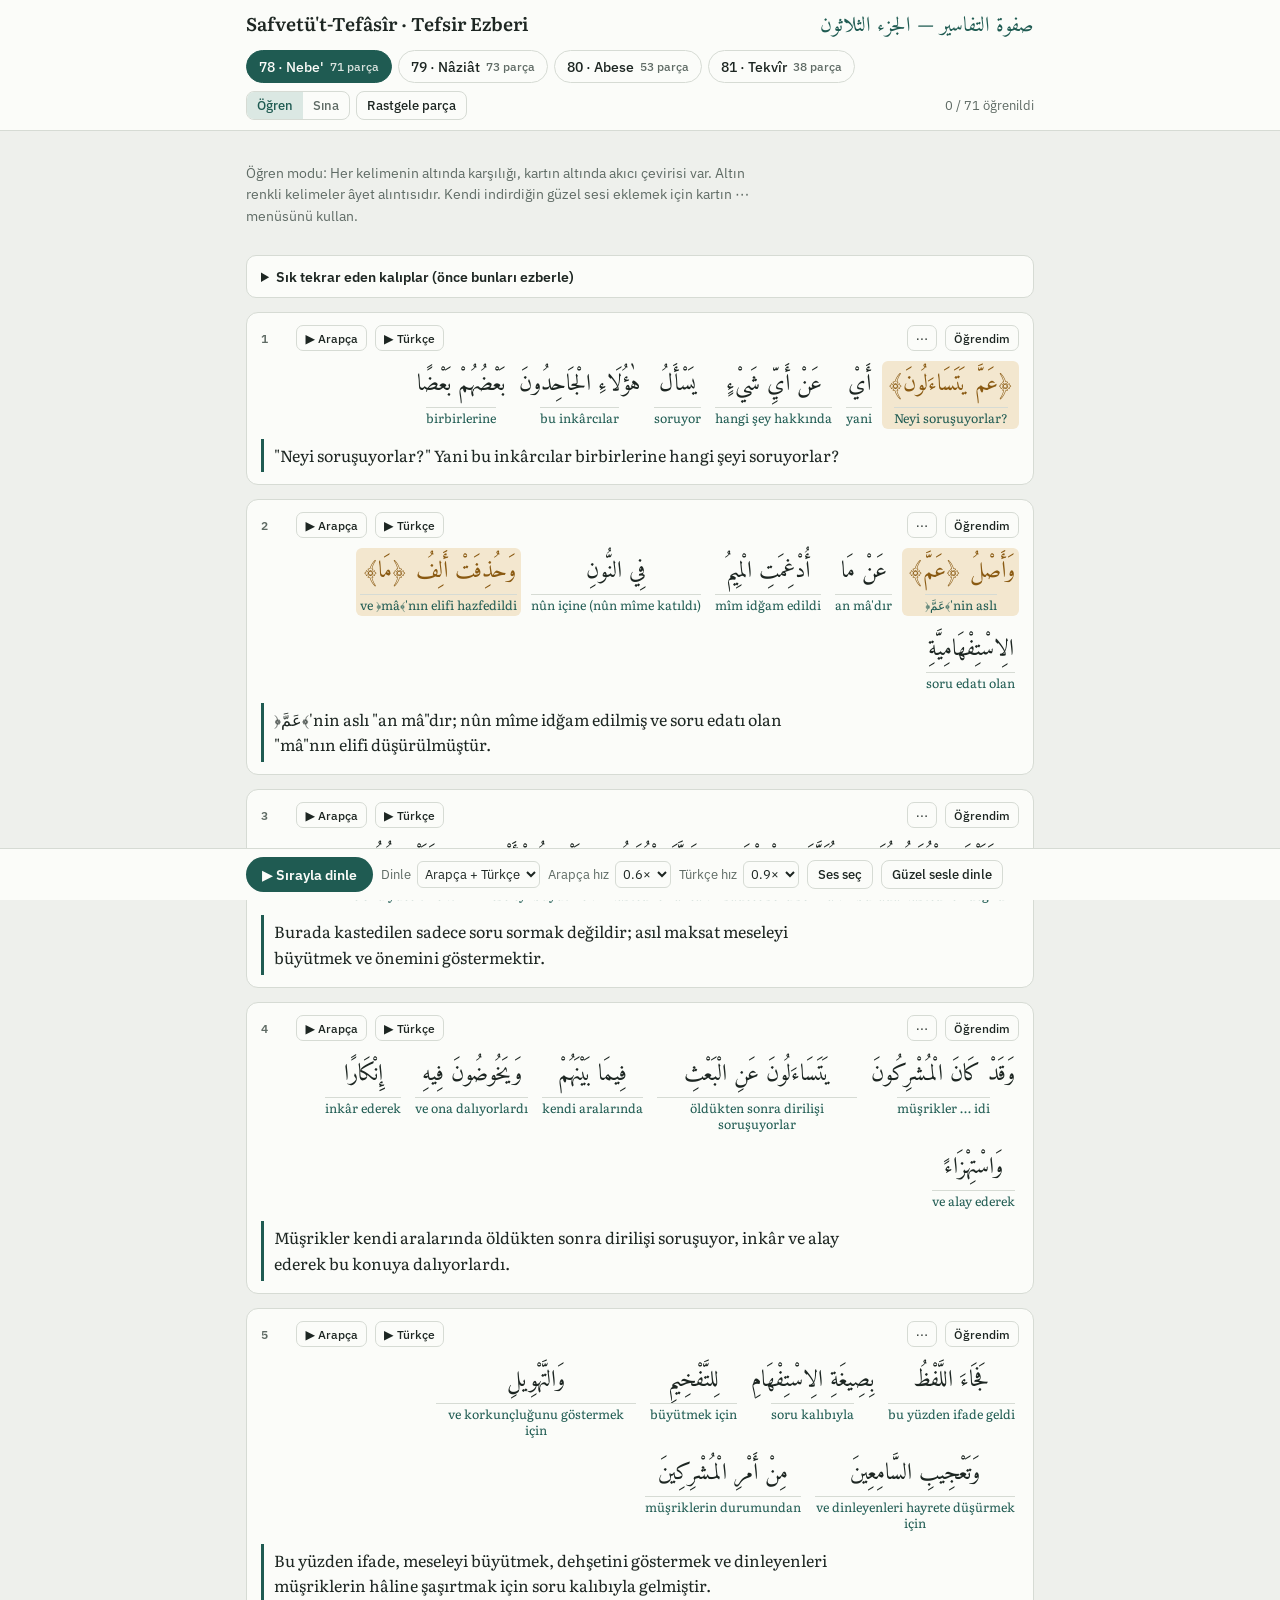
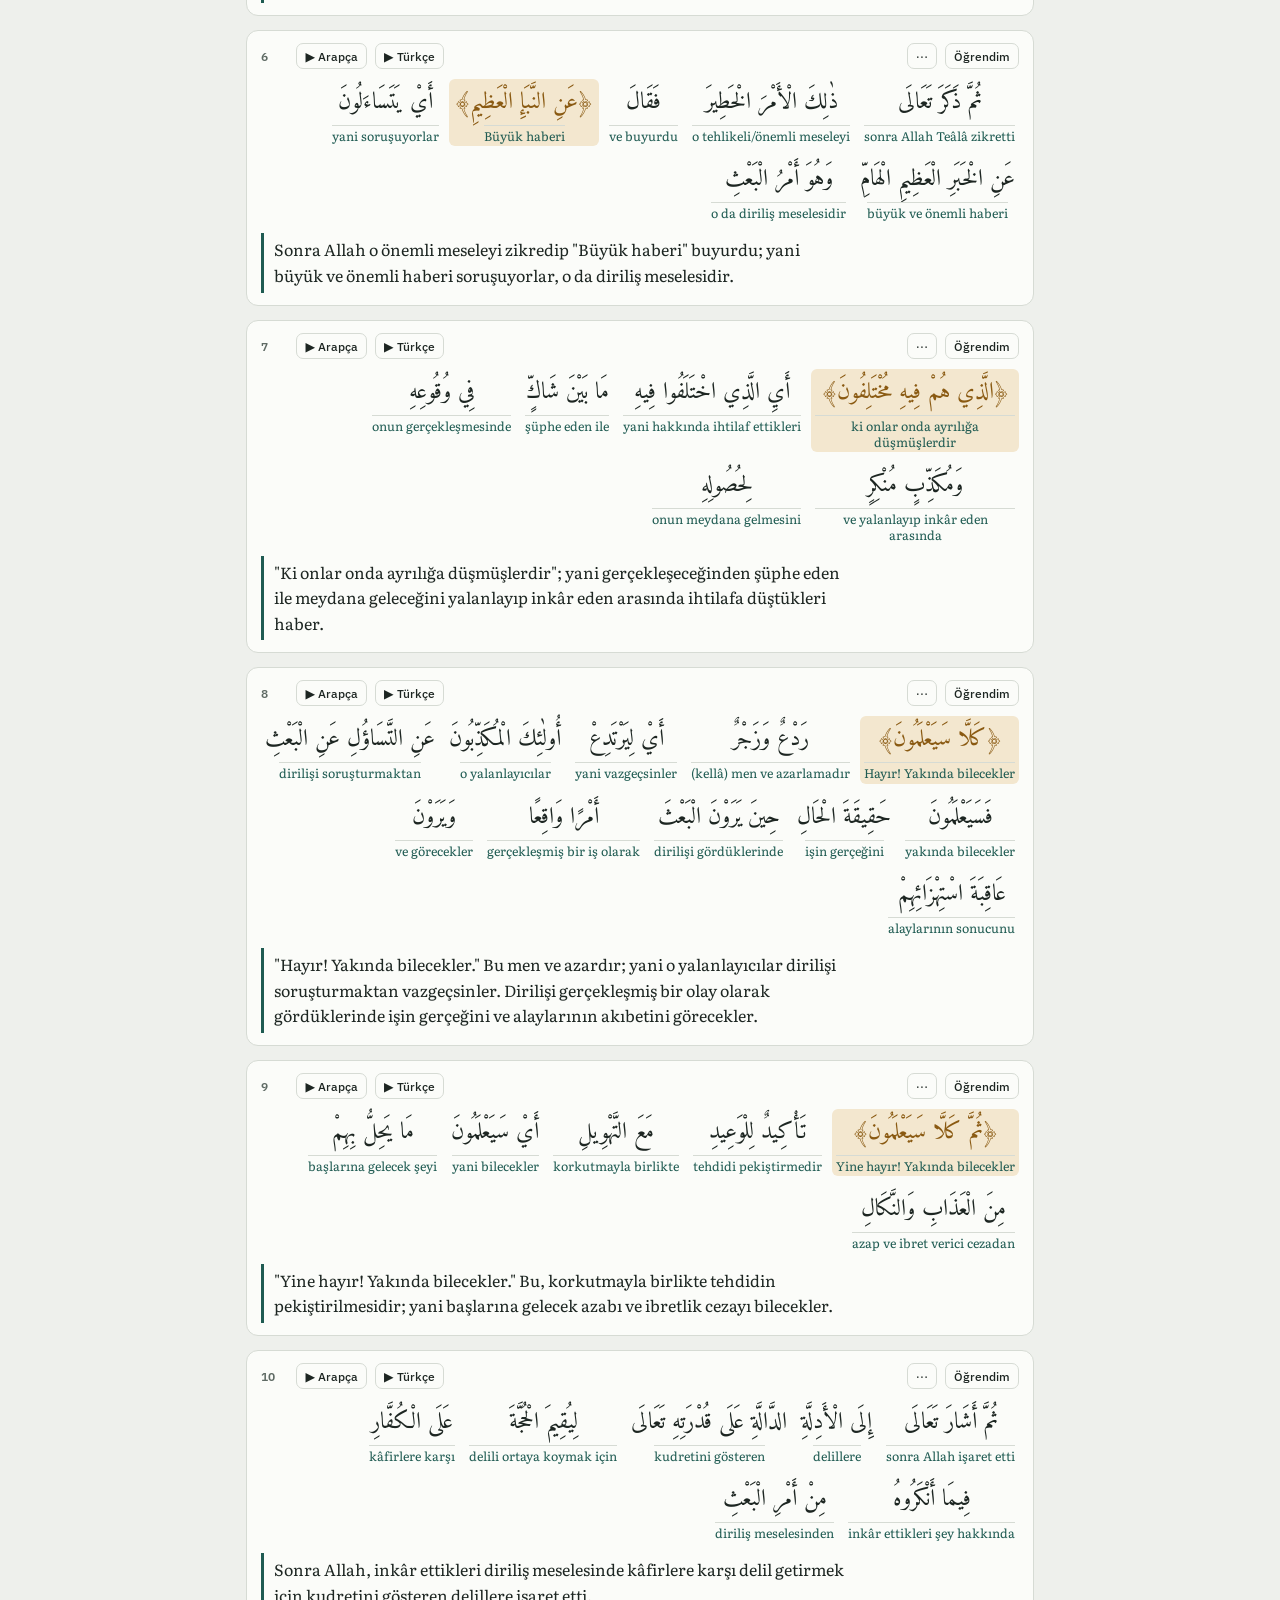
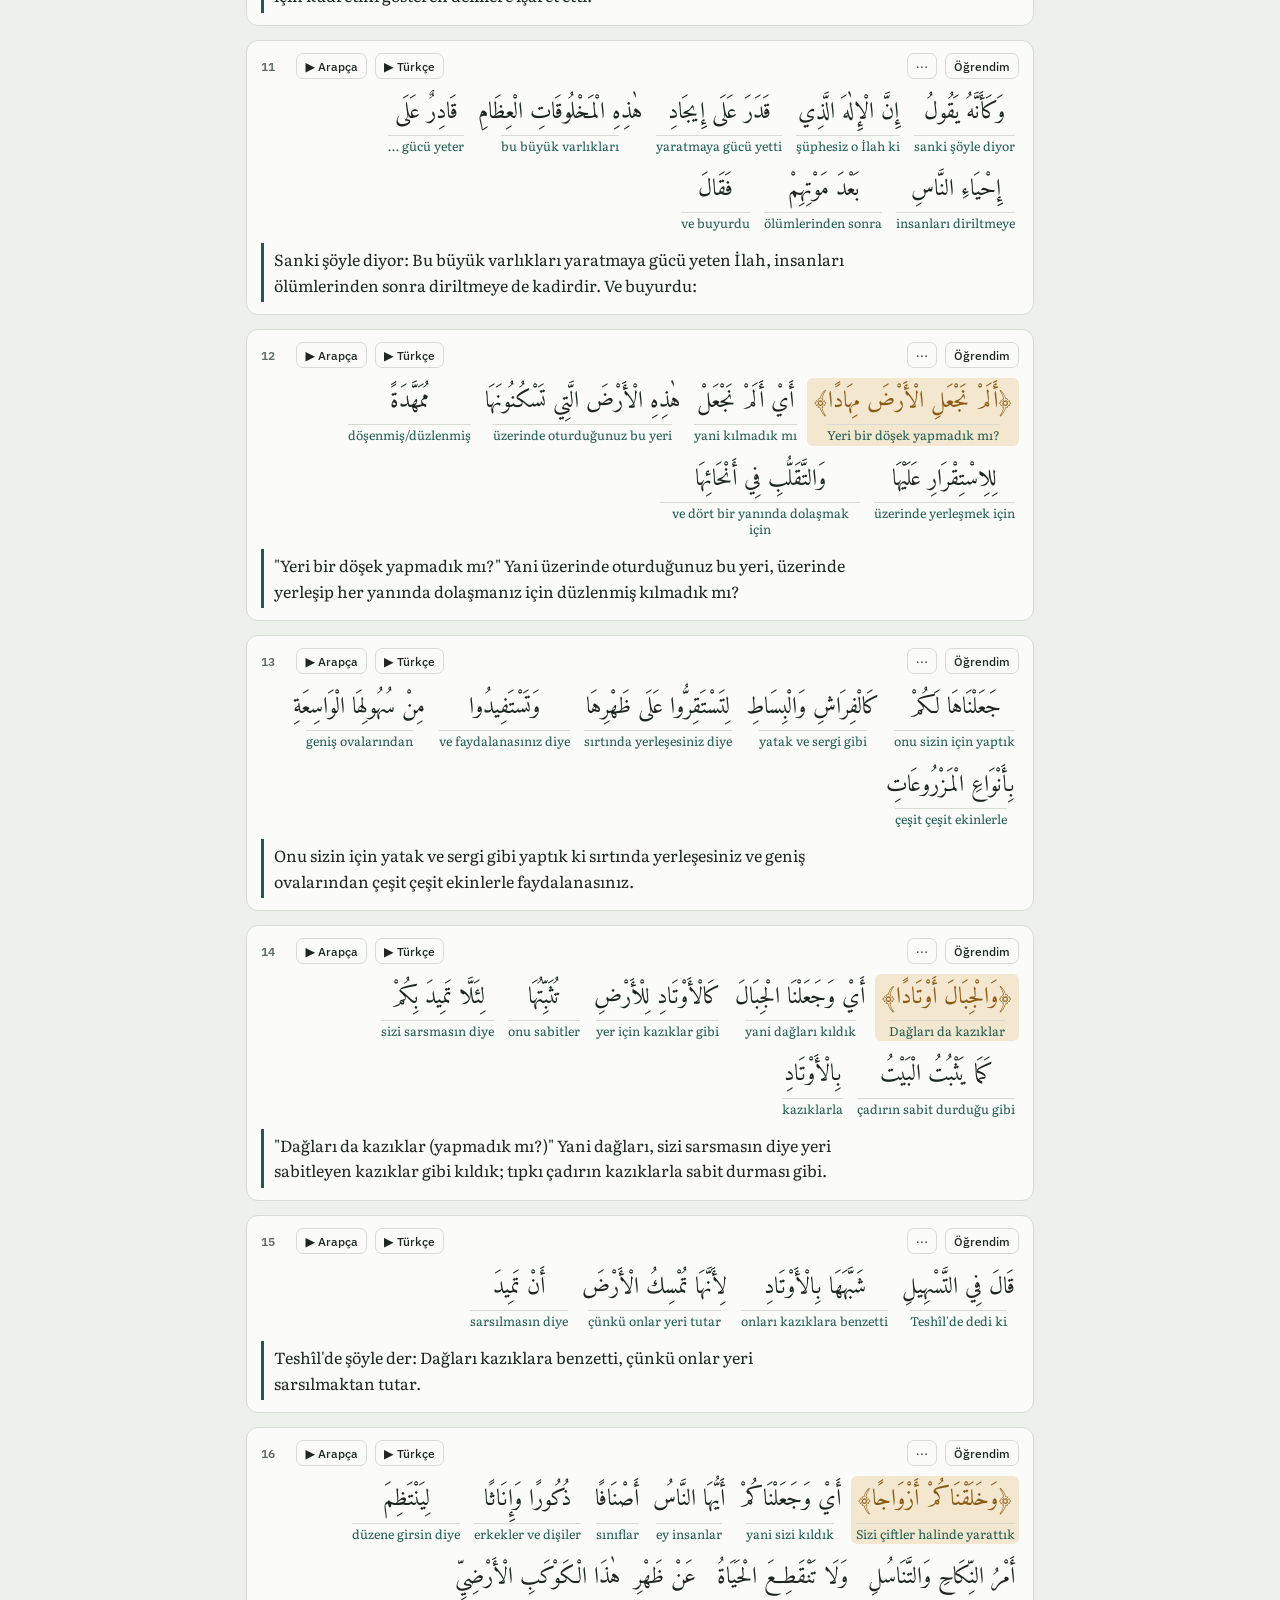
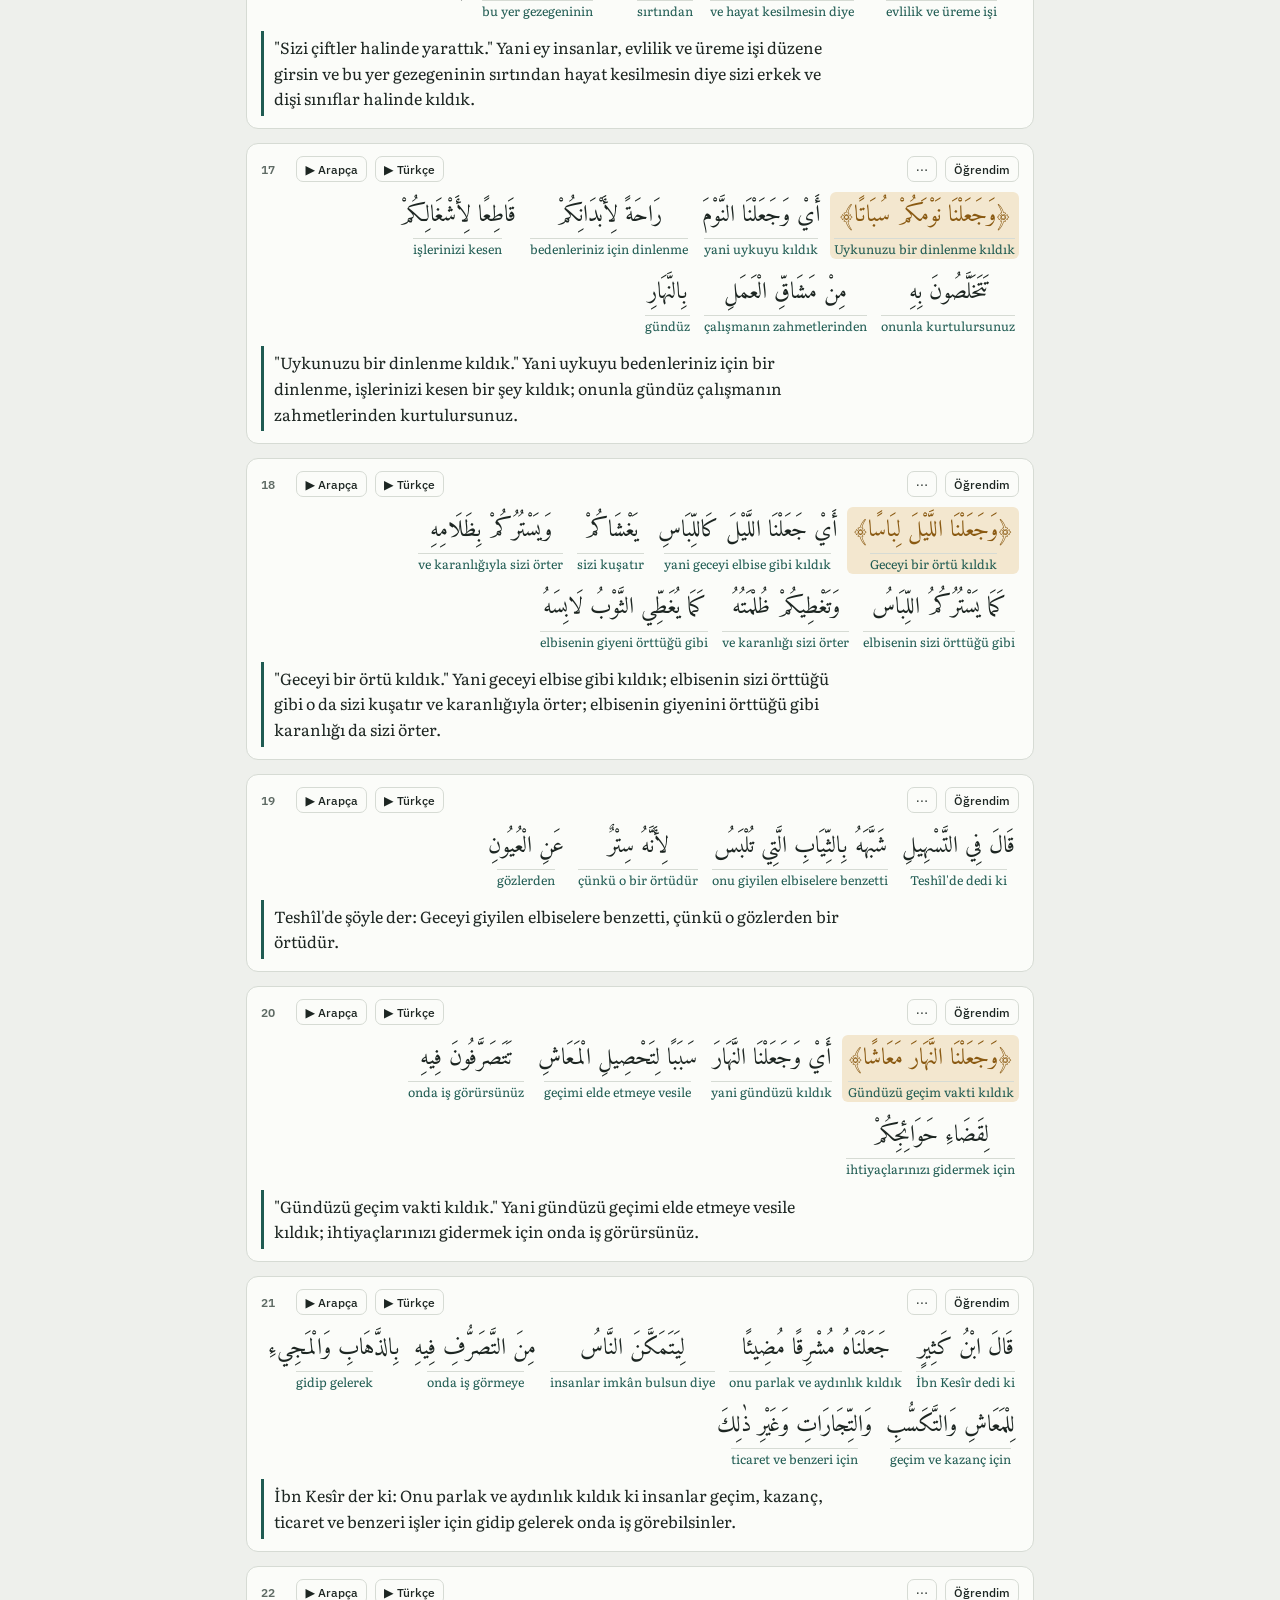
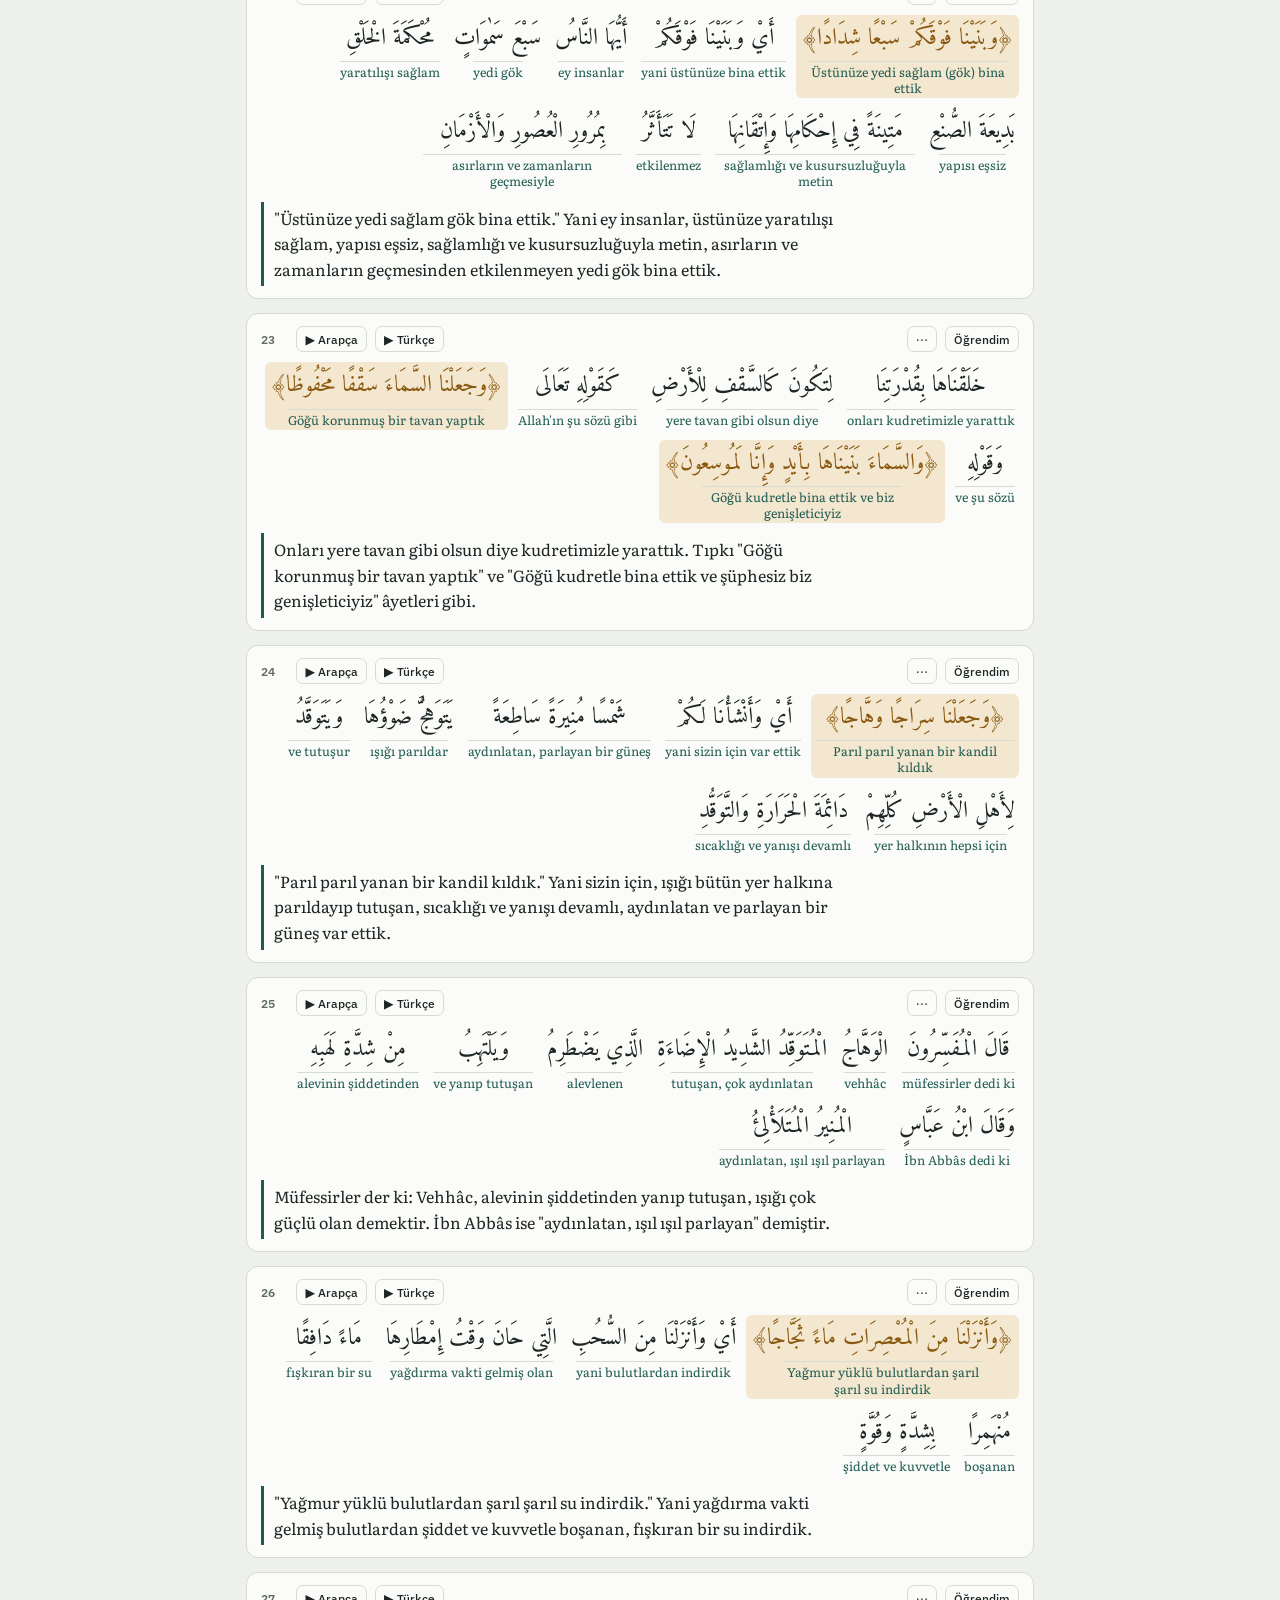
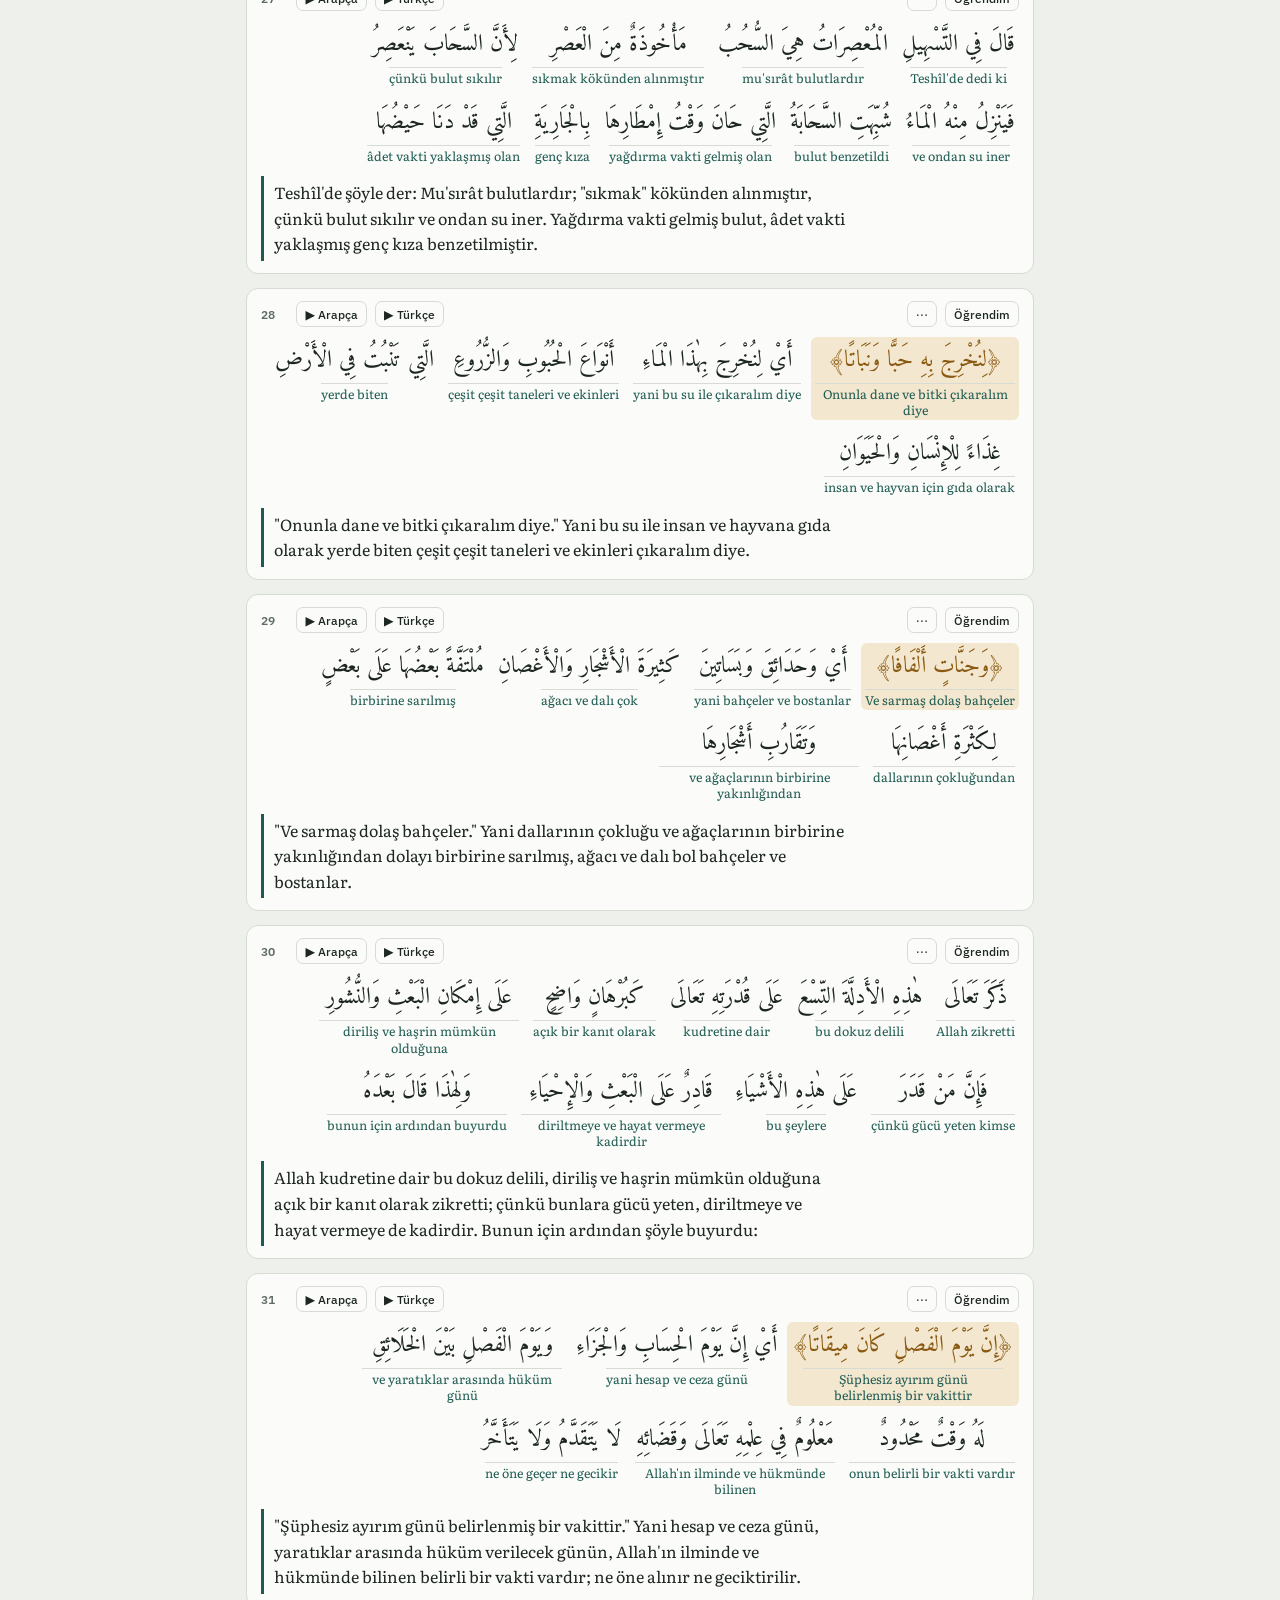
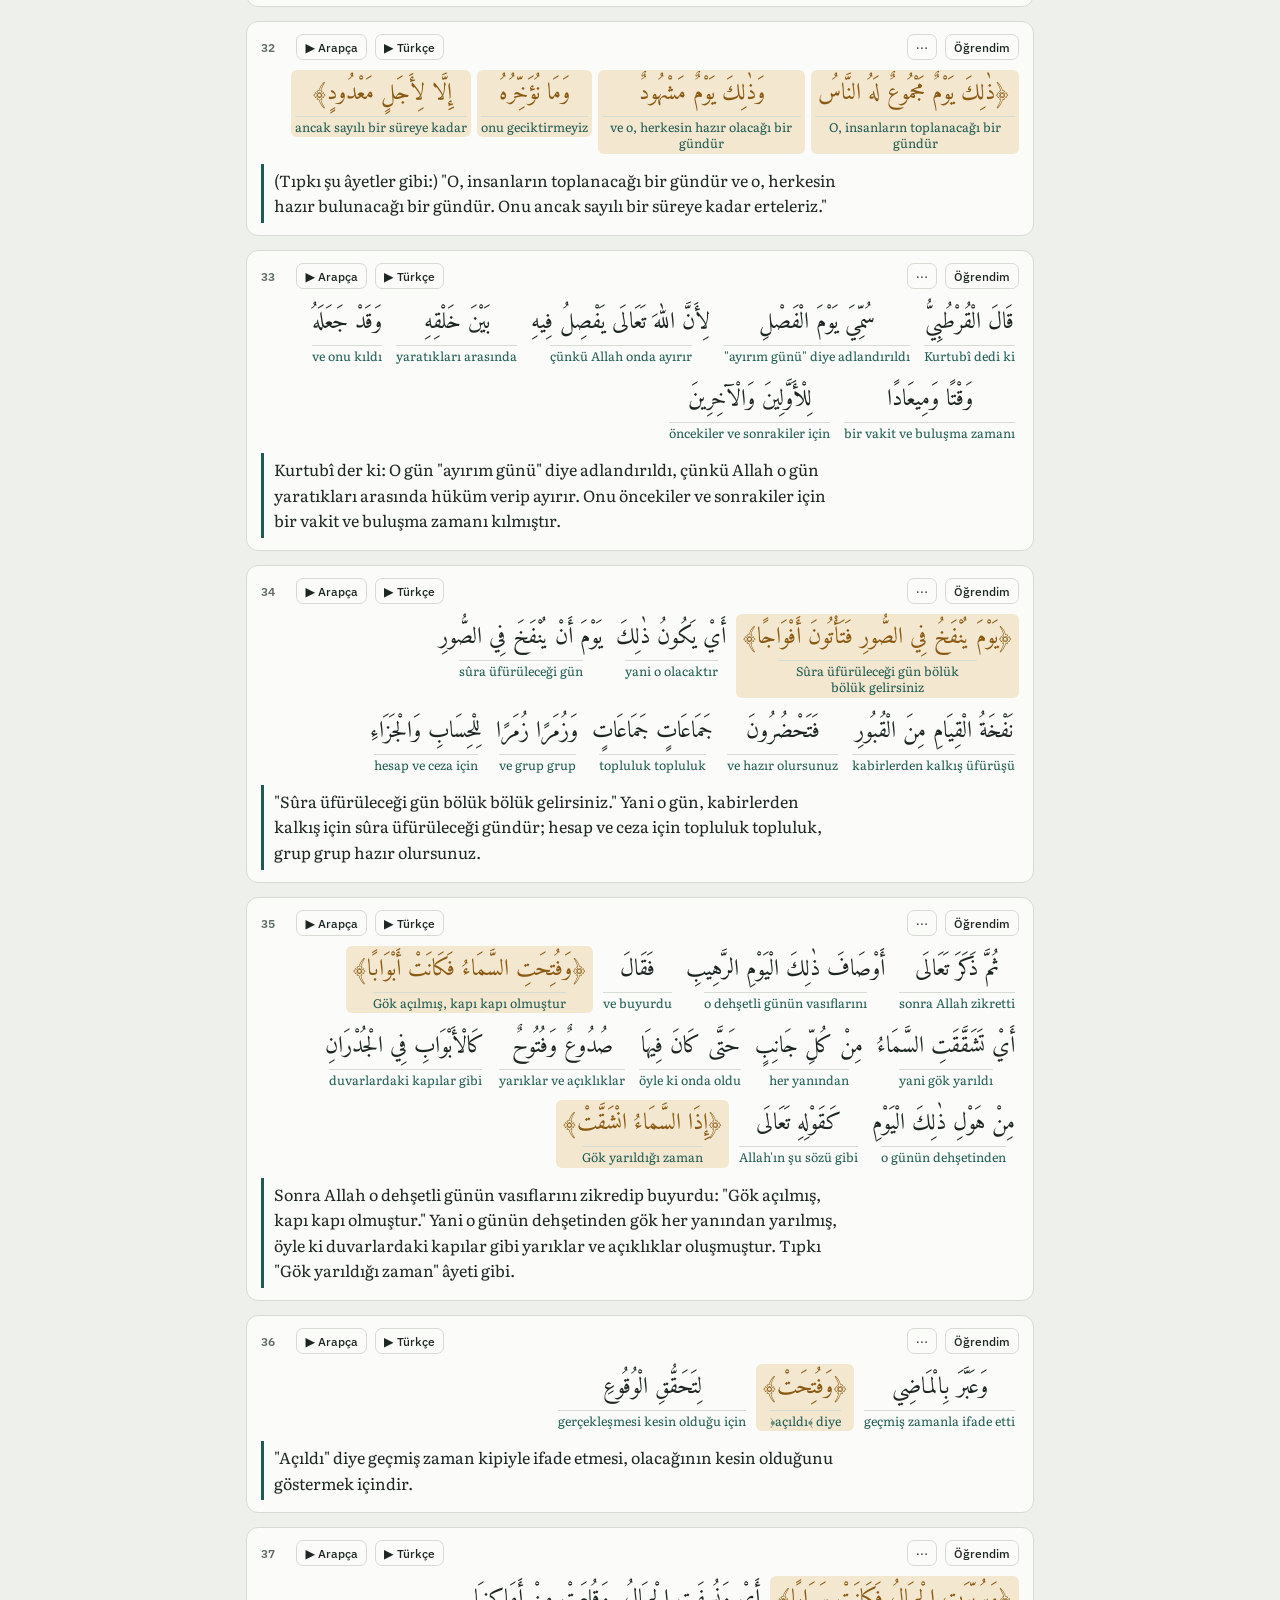
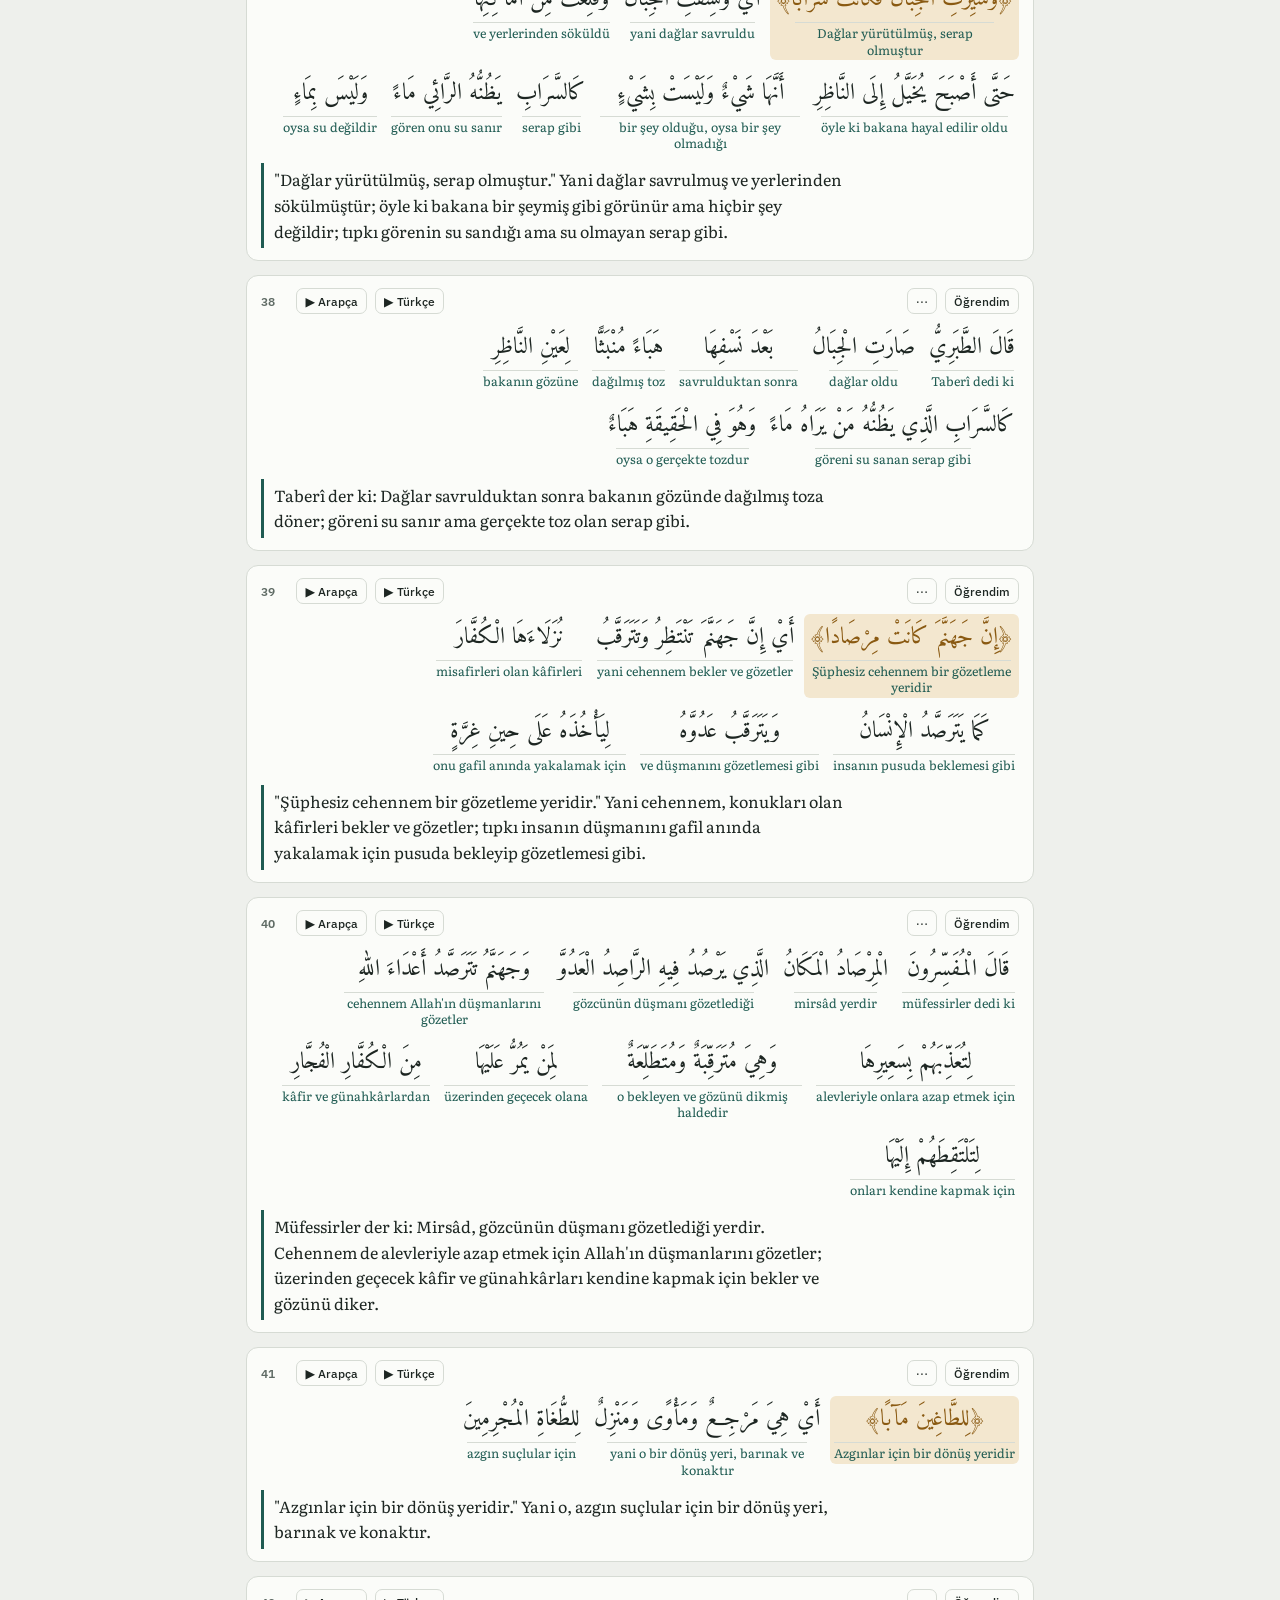
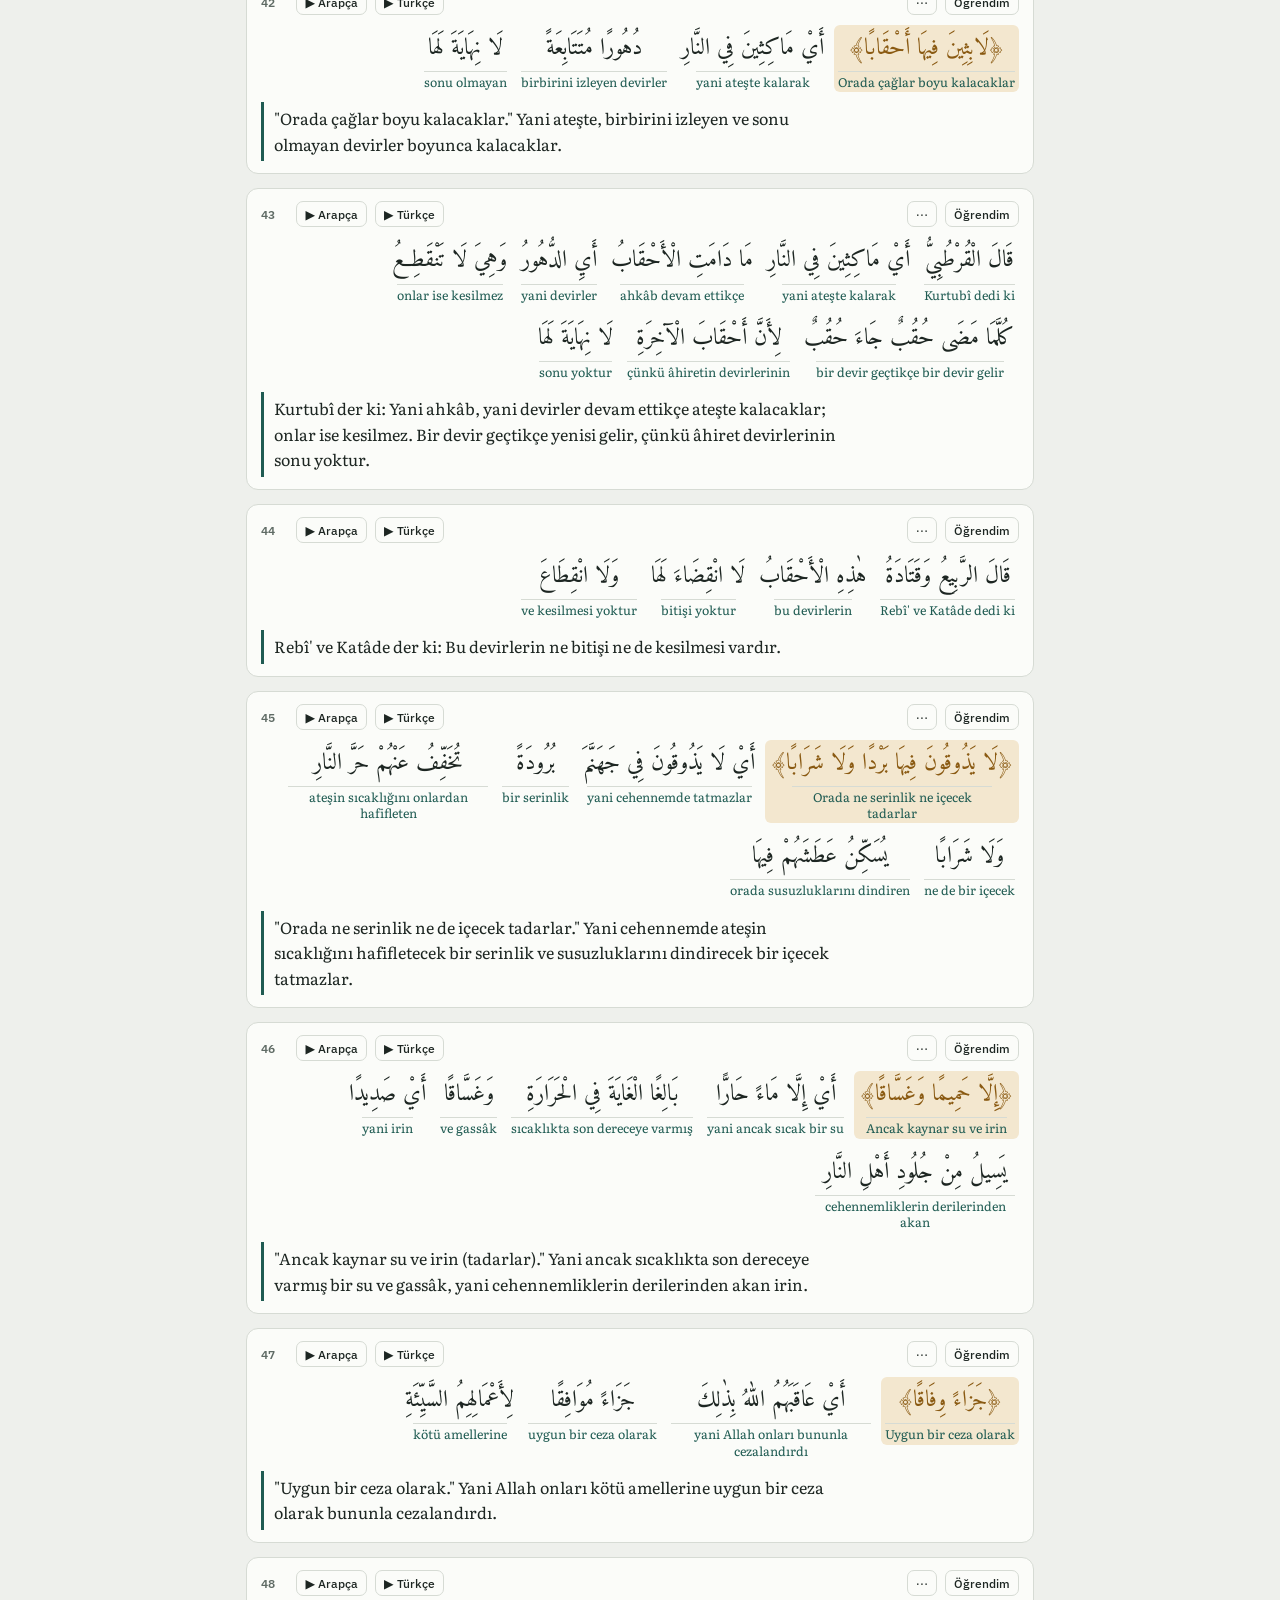
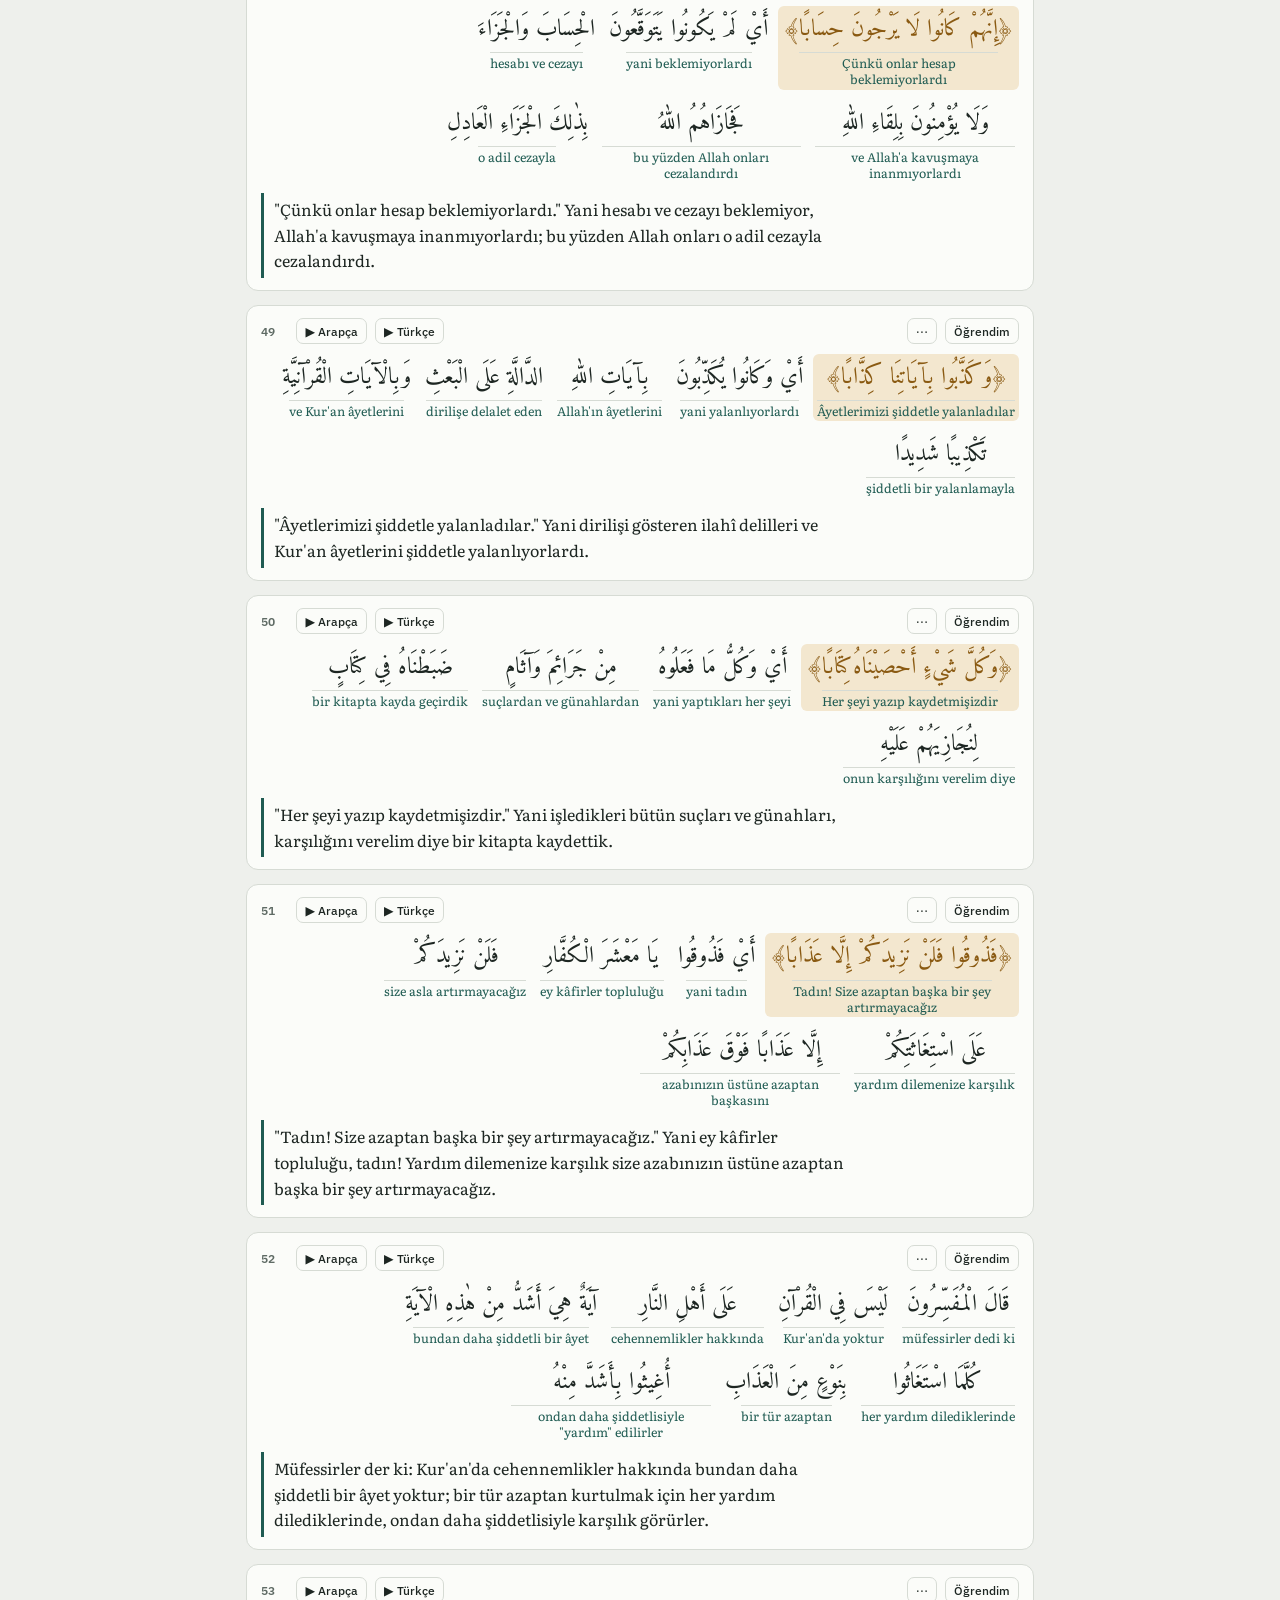
<file: tefsir/index-15.html>
<!doctype html>
<html lang="tr">
<head>
<meta charset="utf-8">
<meta name="viewport" content="width=device-width, initial-scale=1, viewport-fit=cover">
<title>Safvetü't-Tefâsîr Ezber</title>
<meta name="claude:viewport-fit-sides" content="cover">
<link rel="preconnect" href="https://fonts.googleapis.com">
<link rel="preconnect" href="https://fonts.gstatic.com" crossorigin>
<link rel="stylesheet" href="https://fonts.googleapis.com/css2?family=Amiri:wght@400;700&family=Literata:opsz,wght@7..72,400;7..72,600&family=IBM+Plex+Sans:wght@400;500;600&display=swap">
<style>
/* Layout: a single reading column of numbered passage cards; sticky surah bar on top, audio dock at the bottom. */
:root{
  --bg:#eef0ec; --surface:#fbfcf9; --ink:#1d2622; --muted:#5f6b65; --line:#d6dbd4;
  --accent:#1f5b52; --accent-soft:#dbe8e3; --ayah:#8a5a12; --ayah-soft:#f3e7cf; --ok:#2f7a3d; --ok-soft:#dcefdc;
  --f-ar:"Amiri","Noto Naskh Arabic","Traditional Arabic",serif;
  --f-tr:"Literata",Georgia,"Times New Roman",serif;
  --f-ui:"IBM Plex Sans",system-ui,-apple-system,"Segoe UI",sans-serif;
}
@media (prefers-color-scheme: dark){:root:not([data-theme="light"]){
  --bg:#121815; --surface:#1a221e; --ink:#e4ebe6; --muted:#9aa8a1; --line:#2c3833;
  --accent:#7cc2b3; --accent-soft:#1f3530; --ayah:#e3b766; --ayah-soft:#3a2f1b; --ok:#7fcf8c; --ok-soft:#1d3322; color-scheme:dark}}
:root[data-theme="dark"]{
  --bg:#121815; --surface:#1a221e; --ink:#e4ebe6; --muted:#9aa8a1; --line:#2c3833;
  --accent:#7cc2b3; --accent-soft:#1f3530; --ayah:#e3b766; --ayah-soft:#3a2f1b; --ok:#7fcf8c; --ok-soft:#1d3322; color-scheme:dark}
*{box-sizing:border-box}
[hidden]{display:none!important}
html,body{margin:0}
body{background:var(--bg);color:var(--ink);font-family:var(--f-ui);font-size:15px;line-height:1.5;padding-bottom:170px}
body::before{content:"";position:fixed;inset:0 0 auto;height:env(safe-area-inset-top,0px);z-index:10;background:var(--surface)}
.wrap{max-width:820px;margin:0 auto;padding-left:max(16px,env(safe-area-inset-left,0px));padding-right:max(16px,env(safe-area-inset-right,0px))}
header.top{position:sticky;top:env(safe-area-inset-top,0px);z-index:5;background:var(--surface);border-bottom:1px solid var(--line)}
header.top .wrap{padding-block:10px;display:flex;flex-direction:column;gap:8px}
.brand{display:flex;align-items:baseline;justify-content:space-between;gap:12px;flex-wrap:wrap}
.brand h1{font-family:var(--f-tr);font-size:1.15rem;font-weight:600;margin:0;text-wrap:balance}
.brand .ar{font-family:var(--f-ar);font-size:1.3rem;color:var(--accent)}
.tabs{display:flex;gap:6px;overflow-x:auto;scrollbar-width:none}
.tabs button{flex:0 0 auto;font:500 .9rem var(--f-ui);border:1px solid var(--line);background:transparent;color:var(--ink);padding:6px 12px;border-radius:999px;cursor:pointer;display:flex;gap:6px;align-items:center}
.tabs button .n{font-size:.75rem;color:var(--muted);font-variant-numeric:tabular-nums}
.tabs button[aria-selected="true"]{background:var(--accent);border-color:var(--accent);color:var(--surface)}
.tabs button[aria-selected="true"] .n{color:var(--surface);opacity:.85}
.tabs button:disabled{opacity:.45;cursor:default}
.tools{display:flex;gap:6px;flex-wrap:wrap;align-items:center}
.seg{display:inline-flex;border:1px solid var(--line);border-radius:8px;overflow:hidden}
.seg button{font:500 .82rem var(--f-ui);border:0;background:transparent;color:var(--muted);padding:5px 10px;cursor:pointer}
.seg button[aria-pressed="true"]{background:var(--accent-soft);color:var(--accent)}
.btn{font:500 .82rem var(--f-ui);border:1px solid var(--line);background:var(--surface);color:var(--ink);padding:5px 10px;border-radius:8px;cursor:pointer}
.btn:hover{border-color:var(--accent)}
button:focus-visible,summary:focus-visible{outline:2px solid var(--accent);outline-offset:2px}
.progress{margin-left:auto;font-size:.8rem;color:var(--muted);font-variant-numeric:tabular-nums}
main .wrap{padding-block:16px;display:flex;flex-direction:column;gap:14px}
.intro{font-size:.9rem;color:var(--muted);max-width:65ch}
details.kalip{background:var(--surface);border:1px solid var(--line);border-radius:10px}
details.kalip summary{cursor:pointer;padding:10px 14px;font-weight:600;font-size:.9rem}
.kgrid{display:grid;grid-template-columns:repeat(auto-fill,minmax(220px,1fr));gap:6px 16px;padding:0 14px 14px}
.kgrid div{display:flex;justify-content:space-between;gap:10px;align-items:baseline;border-bottom:1px dashed var(--line);padding-block:4px}
.kgrid .a{font-family:var(--f-ar);font-size:1.15rem;direction:rtl}
.kgrid .t{font-size:.82rem;color:var(--muted);text-align:left}
article.card{background:var(--surface);border:1px solid var(--line);border-radius:12px;padding:12px 14px;display:flex;flex-direction:column;gap:10px;scroll-margin-top:150px}
article.card.playing{border-color:var(--accent);box-shadow:0 0 0 2px var(--accent-soft)}
article.card.done{border-color:color-mix(in srgb,var(--ok) 45%,var(--line))}
.chead{display:flex;align-items:center;gap:8px}
.num{font:600 .78rem var(--f-ui);color:var(--muted);font-variant-numeric:tabular-nums;min-width:2.2em}
.chead .sp{flex:1}
.ic{font:500 .78rem var(--f-ui);border:1px solid var(--line);background:transparent;color:var(--ink);border-radius:7px;padding:4px 8px;cursor:pointer;white-space:nowrap}
.ic.on{background:var(--ok-soft);color:var(--ok);border-color:var(--ok)}
.words{direction:rtl;display:flex;flex-wrap:wrap;gap:10px 6px;align-items:flex-start}
.w{display:inline-flex;flex-direction:column;align-items:center;text-align:center;max-width:100%;padding:2px 4px;border-radius:6px;cursor:pointer;min-width:0}
.w .a{font-family:var(--f-ar);font-size:1.45rem;line-height:1.9;direction:rtl}
.w .t{direction:ltr;font-family:var(--f-tr);font-size:.78rem;line-height:1.3;color:var(--accent);max-width:16em;border-top:1px solid var(--line);padding-top:2px}
.w.q{background:var(--ayah-soft)}
.w.q .a{color:var(--ayah)}
.quiz .w .t{visibility:hidden}
.quiz .w.show .t{visibility:visible}
.w:hover{background:var(--accent-soft)}
.w.q:hover{background:var(--ayah-soft);outline:1px solid var(--ayah)}
.tr{font-family:var(--f-tr);font-size:1rem;line-height:1.6;border-left:3px solid var(--accent);padding:4px 0 4px 10px;max-width:65ch}
.quiz .tr.hide{filter:blur(6px);cursor:pointer;user-select:none}
.dock{position:fixed;left:0;right:0;bottom:0;z-index:6;background:var(--surface);border-top:1px solid var(--line);padding-bottom:env(safe-area-inset-bottom,0px)}
.dock .wrap{padding-block:8px;display:flex;gap:8px;align-items:center;flex-wrap:wrap}
.dock .play{font:600 .9rem var(--f-ui);background:var(--accent);color:var(--surface);border:0;border-radius:999px;padding:8px 16px;cursor:pointer}
.dock label{font-size:.8rem;color:var(--muted);display:flex;gap:6px;align-items:center}
.dock select{max-width:40vw;font:.82rem var(--f-ui);background:var(--surface);color:var(--ink);border:1px solid var(--line);border-radius:6px;padding:3px}
.status{font-size:.78rem;color:var(--muted);flex:1 1 100%}
.empty{padding:28px;text-align:center;color:var(--muted);background:var(--surface);border:1px dashed var(--line);border-radius:12px}
@media (min-width:640px){.status{flex:1 1 auto;text-align:right}}
.sheet{position:fixed;inset:0;z-index:20;background:color-mix(in srgb,var(--ink) 40%,transparent);display:flex;align-items:flex-end;justify-content:center}
.sheet-in{background:var(--surface);color:var(--ink);width:100%;max-width:640px;max-height:85vh;overflow-y:auto;border-radius:16px 16px 0 0;padding:16px max(16px,env(safe-area-inset-right,0px)) calc(16px + env(safe-area-inset-bottom,0px)) max(16px,env(safe-area-inset-left,0px));display:flex;flex-direction:column;gap:10px}
.sh-head{display:flex;justify-content:space-between;align-items:center}
.sh-note{margin:0;font-size:.82rem;color:var(--muted)}
.sheet h3{margin:6px 0 0;font:600 .85rem var(--f-ui);color:var(--accent);letter-spacing:.04em;text-transform:uppercase}
.sh-pitch{display:flex;gap:8px;align-items:center;font-size:.85rem}
.vlist{display:flex;flex-direction:column;gap:6px}
.vrow{display:flex;align-items:center;gap:8px;border:1px solid var(--line);border-radius:10px;padding:8px 10px}
.vrow.sel{border-color:var(--accent);background:var(--accent-soft)}
.vrow .nm{flex:1;min-width:0;font-size:.88rem;overflow-wrap:anywhere}
.vrow .nm small{display:block;color:var(--muted);font-size:.74rem}
.more{position:relative}
.more summary{list-style:none}.more summary::-webkit-details-marker{display:none}
.more .menu{position:absolute;right:0;top:calc(100% + 4px);z-index:4;background:var(--surface);border:1px solid var(--line);border-radius:10px;padding:6px;display:flex;flex-direction:column;min-width:210px;box-shadow:0 6px 20px color-mix(in srgb,var(--ink) 18%,transparent)}
.more .menu button,.more .menu label{font:.85rem var(--f-ui);text-align:left;background:transparent;border:0;color:var(--ink);padding:8px 10px;border-radius:6px;cursor:pointer}
.more .menu button:hover,.more .menu label:hover{background:var(--accent-soft)}
.has{font-size:.85rem;color:var(--accent)}
.toast{position:fixed;left:50%;transform:translateX(-50%);bottom:calc(90px + env(safe-area-inset-bottom,0px));background:var(--ink);color:var(--surface);padding:8px 14px;border-radius:999px;font-size:.85rem;z-index:30}
.steps{margin:0;padding-left:1.2em;display:flex;flex-direction:column;gap:4px;font-size:.86rem}
.blk{border:1px solid var(--line);border-radius:10px;padding:10px;display:flex;flex-direction:column;gap:8px}
.blk.has-a{border-color:var(--accent)}
.blk .bt{display:flex;justify-content:space-between;gap:8px;align-items:baseline;flex-wrap:wrap}
.blk .bt strong{font-size:.9rem}.blk .bt span{font-size:.78rem;color:var(--muted);font-variant-numeric:tabular-nums}
.blk .row{display:flex;gap:6px;flex-wrap:wrap}
.blk label.btn{display:inline-flex;align-items:center}
@media (prefers-reduced-motion:reduce){*{scroll-behavior:auto!important}}
</style>
</head>
<body>

<header class="top"><div class="wrap">
  <div class="brand"><h1>Safvetü't-Tefâsîr · Tefsir Ezberi</h1><span class="ar">صفوة التفاسير — الجزء الثلاثون</span></div>
  <div class="tabs" role="tablist" id="tabs"></div>
  <div class="tools">
    <div class="seg" role="group" aria-label="Mod">
      <button id="mLearn" aria-pressed="true">Öğren</button>
      <button id="mQuiz" aria-pressed="false">Sına</button>
    </div>
    <button class="btn" id="rand">Rastgele parça</button>
    <span class="progress" id="prog"></span>
  </div>
</div></header>

<main><div class="wrap" id="main"></div></main>

<div class="dock"><div class="wrap">
  <button class="play" id="playAll">▶ Sırayla dinle</button>
  <label for="what">Dinle <select id="what"><option value="both">Arapça + Türkçe</option><option value="ar">Sadece Arapça</option><option value="tr">Sadece Türkçe</option></select></label>
  <label for="rateAr">Arapça hız <select id="rateAr"><option value="0.3">0.3×</option><option value="0.4">0.4×</option><option value="0.5">0.5×</option><option value="0.6" selected>0.6×</option><option value="0.7">0.7×</option><option value="0.8">0.8×</option><option value="0.9">0.9×</option><option value="1">1×</option><option value="1.1">1.1×</option><option value="1.2">1.2×</option></select></label>
  <label for="rateTr">Türkçe hız <select id="rateTr"><option value="0.3">0.3×</option><option value="0.4">0.4×</option><option value="0.5">0.5×</option><option value="0.6">0.6×</option><option value="0.7">0.7×</option><option value="0.8">0.8×</option><option value="0.9" selected>0.9×</option><option value="1">1×</option><option value="1.1">1.1×</option><option value="1.2">1.2×</option></select></label>
  <button class="btn" id="vOpen">Ses seç</button>
  <button class="btn" id="bOpen">Güzel sesle dinle</button>
  <select id="vAr" hidden></select><select id="vTr" hidden></select>
  <span class="status" id="status"></span>
</div></div>

<div class="toast" id="toast" hidden></div>
<div class="sheet" id="bsheet" hidden><div class="sheet-in" role="dialog" aria-label="Güzel sesle dinle">
  <div class="sh-head"><strong>Güzel sesle dinle</strong><button class="btn" id="bClose">Kapat</button></div>
  <ol class="steps">
    <li>Bir bloğun "Metni kopyala" düğmesine bas. Metin her parça için önce Arapça, sonra Türkçe çeviri sırasıyla hazır gelir.</li>
    <li>Metni Speechma gibi bir siteye yapıştır. Hem Arapça hem Türkçe okuyabilen bir ses seç (adında genelde "Multilingual" geçer) ve MP3 olarak indir.</li>
    <li>Aynı bloğun "Ses dosyası ekle" düğmesiyle MP3'ü seç. Sonra "▶ Çal" ile ya da alttaki "Sırayla dinle" ile dinle.</li>
  </ol>
  <p class="sh-note">Sitede iki dili birden okuyan ses yoksa her kartın ⋯ menüsünden Arapça ve Türkçe sesi ayrı ayrı ekleyebilirsin; uygulama yine önce Arapçayı sonra Türkçeyi çalar.</p>
  <div class="vlist" id="blist"></div>
</div></div>
<div class="sheet" id="sheet" hidden><div class="sheet-in" role="dialog" aria-label="Ses seç">
  <div class="sh-head"><strong>Okuyucu sesini seç</strong><button class="btn" id="vClose">Kapat</button></div>
  <p class="sh-note">Her sesi "Dinle" ile dene, hoşuna gideni "Seç" ile işaretle. Seçimin bu cihazda hatırlanır.</p>
  <label class="sh-pitch" for="pitch">Ses tonu <input type="range" id="pitch" min="0.7" max="1.3" step="0.05" value="1"> <span id="pitchV">1.00</span></label>
  <h3>Arapça sesler</h3><div class="vlist" id="listAr"></div>
  <h3>Türkçe sesler</h3><div class="vlist" id="listTr"></div>
  <p class="sh-note" id="fewNote"></p>
</div></div>

<script>
const SURAHS = [{"id": "nebe", "name": "78 · Nebe'", "segs": [{"w": [["﴿عَمَّ يَتَسَاءَلُونَ﴾", "Neyi soruşuyorlar?"], ["أَيْ", "yani"], ["عَنْ أَيِّ شَيْءٍ", "hangi şey hakkında"], ["يَسْأَلُ", "soruyor"], ["هٰؤُلَاءِ الْجَاحِدُونَ", "bu inkârcılar"], ["بَعْضُهُمْ بَعْضًا", "birbirlerine"]], "t": "\"Neyi soruşuyorlar?\" Yani bu inkârcılar birbirlerine hangi şeyi soruyorlar?"}, {"w": [["وَأَصْلُ ﴿عَمَّ﴾", "﴿عَمَّ﴾'nin aslı"], ["عَنْ مَا", "an mâ'dır"], ["أُدْغِمَتِ الْمِيمُ", "mîm idğam edildi"], ["فِي النُّونِ", "nûn içine (nûn mîme katıldı)"], ["وَحُذِفَتْ أَلِفُ ﴿مَا﴾", "ve ﴿mâ﴾'nın elifi hazfedildi"], ["الِاسْتِفْهَامِيَّةِ", "soru edatı olan"]], "t": "﴿عَمَّ﴾'nin aslı \"an mâ\"dır; nûn mîme idğam edilmiş ve soru edatı olan \"mâ\"nın elifi düşürülmüştür."}, {"w": [["وَلَيْسَ الْمُرَادُ هُنَا", "burada kastedilen değildir"], ["مُجَرَّدَ الِاسْتِفْهَامِ", "sadece soru sormak"], ["وَإِنَّمَا الْمُرَادُ", "kastedilen ancak"], ["تَفْخِيمُ الْأَمْرِ", "meseleyi büyütmek"], ["وَتَعْظِيمُهُ", "ve onu yüceltmektir"]], "t": "Burada kastedilen sadece soru sormak değildir; asıl maksat meseleyi büyütmek ve önemini göstermektir."}, {"w": [["وَقَدْ كَانَ الْمُشْرِكُونَ", "müşrikler … idi"], ["يَتَسَاءَلُونَ عَنِ الْبَعْثِ", "öldükten sonra dirilişi soruşuyorlar"], ["فِيمَا بَيْنَهُمْ", "kendi aralarında"], ["وَيَخُوضُونَ فِيهِ", "ve ona dalıyorlardı"], ["إِنْكَارًا", "inkâr ederek"], ["وَاسْتِهْزَاءً", "ve alay ederek"]], "t": "Müşrikler kendi aralarında öldükten sonra dirilişi soruşuyor, inkâr ve alay ederek bu konuya dalıyorlardı."}, {"w": [["فَجَاءَ اللَّفْظُ", "bu yüzden ifade geldi"], ["بِصِيغَةِ الِاسْتِفْهَامِ", "soru kalıbıyla"], ["لِلتَّفْخِيمِ", "büyütmek için"], ["وَالتَّهْوِيلِ", "ve korkunçluğunu göstermek için"], ["وَتَعْجِيبِ السَّامِعِينَ", "ve dinleyenleri hayrete düşürmek için"], ["مِنْ أَمْرِ الْمُشْرِكِينَ", "müşriklerin durumundan"]], "t": "Bu yüzden ifade, meseleyi büyütmek, dehşetini göstermek ve dinleyenleri müşriklerin hâline şaşırtmak için soru kalıbıyla gelmiştir."}, {"w": [["ثُمَّ ذَكَرَ تَعَالَى", "sonra Allah Teâlâ zikretti"], ["ذٰلِكَ الْأَمْرَ الْخَطِيرَ", "o tehlikeli/önemli meseleyi"], ["فَقَالَ", "ve buyurdu"], ["﴿عَنِ النَّبَإِ الْعَظِيمِ﴾", "Büyük haberi"], ["أَيْ يَتَسَاءَلُونَ", "yani soruşuyorlar"], ["عَنِ الْخَبَرِ الْعَظِيمِ الْهَامِّ", "büyük ve önemli haberi"], ["وَهُوَ أَمْرُ الْبَعْثِ", "o da diriliş meselesidir"]], "t": "Sonra Allah o önemli meseleyi zikredip \"Büyük haberi\" buyurdu; yani büyük ve önemli haberi soruşuyorlar, o da diriliş meselesidir."}, {"w": [["﴿الَّذِي هُمْ فِيهِ مُخْتَلِفُونَ﴾", "ki onlar onda ayrılığa düşmüşlerdir"], ["أَيِ الَّذِي اخْتَلَفُوا فِيهِ", "yani hakkında ihtilaf ettikleri"], ["مَا بَيْنَ شَاكٍّ", "şüphe eden ile"], ["فِي وُقُوعِهِ", "onun gerçekleşmesinde"], ["وَمُكَذِّبٍ مُنْكِرٍ", "ve yalanlayıp inkâr eden arasında"], ["لِحُصُولِهِ", "onun meydana gelmesini"]], "t": "\"Ki onlar onda ayrılığa düşmüşlerdir\"; yani gerçekleşeceğinden şüphe eden ile meydana geleceğini yalanlayıp inkâr eden arasında ihtilafa düştükleri haber."}, {"w": [["﴿كَلَّا سَيَعْلَمُونَ﴾", "Hayır! Yakında bilecekler"], ["رَدْعٌ وَزَجْرٌ", "(kellâ) men ve azarlamadır"], ["أَيْ لِيَرْتَدِعْ", "yani vazgeçsinler"], ["أُولٰئِكَ الْمُكَذِّبُونَ", "o yalanlayıcılar"], ["عَنِ التَّسَاؤُلِ عَنِ الْبَعْثِ", "dirilişi soruşturmaktan"], ["فَسَيَعْلَمُونَ", "yakında bilecekler"], ["حَقِيقَةَ الْحَالِ", "işin gerçeğini"], ["حِينَ يَرَوْنَ الْبَعْثَ", "dirilişi gördüklerinde"], ["أَمْرًا وَاقِعًا", "gerçekleşmiş bir iş olarak"], ["وَيَرَوْنَ", "ve görecekler"], ["عَاقِبَةَ اسْتِهْزَائِهِمْ", "alaylarının sonucunu"]], "t": "\"Hayır! Yakında bilecekler.\" Bu men ve azardır; yani o yalanlayıcılar dirilişi soruşturmaktan vazgeçsinler. Dirilişi gerçekleşmiş bir olay olarak gördüklerinde işin gerçeğini ve alaylarının akıbetini görecekler."}, {"w": [["﴿ثُمَّ كَلَّا سَيَعْلَمُونَ﴾", "Yine hayır! Yakında bilecekler"], ["تَأْكِيدٌ لِلْوَعِيدِ", "tehdidi pekiştirmedir"], ["مَعَ التَّهْوِيلِ", "korkutmayla birlikte"], ["أَيْ سَيَعْلَمُونَ", "yani bilecekler"], ["مَا يَحِلُّ بِهِمْ", "başlarına gelecek şeyi"], ["مِنَ الْعَذَابِ وَالنَّكَالِ", "azap ve ibret verici cezadan"]], "t": "\"Yine hayır! Yakında bilecekler.\" Bu, korkutmayla birlikte tehdidin pekiştirilmesidir; yani başlarına gelecek azabı ve ibretlik cezayı bilecekler."}, {"w": [["ثُمَّ أَشَارَ تَعَالَى", "sonra Allah işaret etti"], ["إِلَى الْأَدِلَّةِ", "delillere"], ["الدَّالَّةِ عَلَى قُدْرَتِهِ تَعَالَى", "kudretini gösteren"], ["لِيُقِيمَ الْحُجَّةَ", "delili ortaya koymak için"], ["عَلَى الْكُفَّارِ", "kâfirlere karşı"], ["فِيمَا أَنْكَرُوهُ", "inkâr ettikleri şey hakkında"], ["مِنْ أَمْرِ الْبَعْثِ", "diriliş meselesinden"]], "t": "Sonra Allah, inkâr ettikleri diriliş meselesinde kâfirlere karşı delil getirmek için kudretini gösteren delillere işaret etti."}, {"w": [["وَكَأَنَّهُ يَقُولُ", "sanki şöyle diyor"], ["إِنَّ الْإِلٰهَ الَّذِي", "şüphesiz o İlah ki"], ["قَدَرَ عَلَى إِيجَادِ", "yaratmaya gücü yetti"], ["هٰذِهِ الْمَخْلُوقَاتِ الْعِظَامِ", "bu büyük varlıkları"], ["قَادِرٌ عَلَى", "… gücü yeter"], ["إِحْيَاءِ النَّاسِ", "insanları diriltmeye"], ["بَعْدَ مَوْتِهِمْ", "ölümlerinden sonra"], ["فَقَالَ", "ve buyurdu"]], "t": "Sanki şöyle diyor: Bu büyük varlıkları yaratmaya gücü yeten İlah, insanları ölümlerinden sonra diriltmeye de kadirdir. Ve buyurdu:"}, {"w": [["﴿أَلَمْ نَجْعَلِ الْأَرْضَ مِهَادًا﴾", "Yeri bir döşek yapmadık mı?"], ["أَيْ أَلَمْ نَجْعَلْ", "yani kılmadık mı"], ["هٰذِهِ الْأَرْضَ الَّتِي تَسْكُنُونَهَا", "üzerinde oturduğunuz bu yeri"], ["مُمَهَّدَةً", "döşenmiş/düzlenmiş"], ["لِلِاسْتِقْرَارِ عَلَيْهَا", "üzerinde yerleşmek için"], ["وَالتَّقَلُّبِ فِي أَنْحَائِهَا", "ve dört bir yanında dolaşmak için"]], "t": "\"Yeri bir döşek yapmadık mı?\" Yani üzerinde oturduğunuz bu yeri, üzerinde yerleşip her yanında dolaşmanız için düzlenmiş kılmadık mı?"}, {"w": [["جَعَلْنَاهَا لَكُمْ", "onu sizin için yaptık"], ["كَالْفِرَاشِ وَالْبِسَاطِ", "yatak ve sergi gibi"], ["لِتَسْتَقِرُّوا عَلَى ظَهْرِهَا", "sırtında yerleşesiniz diye"], ["وَتَسْتَفِيدُوا", "ve faydalanasınız diye"], ["مِنْ سُهُولِهَا الْوَاسِعَةِ", "geniş ovalarından"], ["بِأَنْوَاعِ الْمَزْرُوعَاتِ", "çeşit çeşit ekinlerle"]], "t": "Onu sizin için yatak ve sergi gibi yaptık ki sırtında yerleşesiniz ve geniş ovalarından çeşit çeşit ekinlerle faydalanasınız."}, {"w": [["﴿وَالْجِبَالَ أَوْتَادًا﴾", "Dağları da kazıklar"], ["أَيْ وَجَعَلْنَا الْجِبَالَ", "yani dağları kıldık"], ["كَالْأَوْتَادِ لِلْأَرْضِ", "yer için kazıklar gibi"], ["تُثَبِّتُهَا", "onu sabitler"], ["لِئَلَّا تَمِيدَ بِكُمْ", "sizi sarsmasın diye"], ["كَمَا يَثْبُتُ الْبَيْتُ", "çadırın sabit durduğu gibi"], ["بِالْأَوْتَادِ", "kazıklarla"]], "t": "\"Dağları da kazıklar (yapmadık mı?)\" Yani dağları, sizi sarsmasın diye yeri sabitleyen kazıklar gibi kıldık; tıpkı çadırın kazıklarla sabit durması gibi."}, {"w": [["قَالَ فِي التَّسْهِيلِ", "Teshîl'de dedi ki"], ["شَبَّهَهَا بِالْأَوْتَادِ", "onları kazıklara benzetti"], ["لِأَنَّهَا تُمْسِكُ الْأَرْضَ", "çünkü onlar yeri tutar"], ["أَنْ تَمِيدَ", "sarsılmasın diye"]], "t": "Teshîl'de şöyle der: Dağları kazıklara benzetti, çünkü onlar yeri sarsılmaktan tutar."}, {"w": [["﴿وَخَلَقْنَاكُمْ أَزْوَاجًا﴾", "Sizi çiftler halinde yarattık"], ["أَيْ وَجَعَلْنَاكُمْ", "yani sizi kıldık"], ["أَيُّهَا النَّاسُ", "ey insanlar"], ["أَصْنَافًا", "sınıflar"], ["ذُكُورًا وَإِنَاثًا", "erkekler ve dişiler"], ["لِيَنْتَظِمَ", "düzene girsin diye"], ["أَمْرُ النِّكَاحِ وَالتَّنَاسُلِ", "evlilik ve üreme işi"], ["وَلَا تَنْقَطِعَ الْحَيَاةُ", "ve hayat kesilmesin diye"], ["عَنْ ظَهْرِ", "sırtından"], ["هٰذَا الْكَوْكَبِ الْأَرْضِيِّ", "bu yer gezegeninin"]], "t": "\"Sizi çiftler halinde yarattık.\" Yani ey insanlar, evlilik ve üreme işi düzene girsin ve bu yer gezegeninin sırtından hayat kesilmesin diye sizi erkek ve dişi sınıflar halinde kıldık."}, {"w": [["﴿وَجَعَلْنَا نَوْمَكُمْ سُبَاتًا﴾", "Uykunuzu bir dinlenme kıldık"], ["أَيْ وَجَعَلْنَا النَّوْمَ", "yani uykuyu kıldık"], ["رَاحَةً لِأَبْدَانِكُمْ", "bedenleriniz için dinlenme"], ["قَاطِعًا لِأَشْغَالِكُمْ", "işlerinizi kesen"], ["تَتَخَلَّصُونَ بِهِ", "onunla kurtulursunuz"], ["مِنْ مَشَاقِّ الْعَمَلِ", "çalışmanın zahmetlerinden"], ["بِالنَّهَارِ", "gündüz"]], "t": "\"Uykunuzu bir dinlenme kıldık.\" Yani uykuyu bedenleriniz için bir dinlenme, işlerinizi kesen bir şey kıldık; onunla gündüz çalışmanın zahmetlerinden kurtulursunuz."}, {"w": [["﴿وَجَعَلْنَا اللَّيْلَ لِبَاسًا﴾", "Geceyi bir örtü kıldık"], ["أَيْ جَعَلْنَا اللَّيْلَ كَاللِّبَاسِ", "yani geceyi elbise gibi kıldık"], ["يَغْشَاكُمْ", "sizi kuşatır"], ["وَيَسْتُرُكُمْ بِظَلَامِهِ", "ve karanlığıyla sizi örter"], ["كَمَا يَسْتُرُكُمُ اللِّبَاسُ", "elbisenin sizi örttüğü gibi"], ["وَتَغْطِيكُمْ ظُلْمَتُهُ", "ve karanlığı sizi örter"], ["كَمَا يُغَطِّي الثَّوْبُ لَابِسَهُ", "elbisenin giyeni örttüğü gibi"]], "t": "\"Geceyi bir örtü kıldık.\" Yani geceyi elbise gibi kıldık; elbisenin sizi örttüğü gibi o da sizi kuşatır ve karanlığıyla örter; elbisenin giyenini örttüğü gibi karanlığı da sizi örter."}, {"w": [["قَالَ فِي التَّسْهِيلِ", "Teshîl'de dedi ki"], ["شَبَّهَهُ بِالثِّيَابِ الَّتِي تُلْبَسُ", "onu giyilen elbiselere benzetti"], ["لِأَنَّهُ سِتْرٌ", "çünkü o bir örtüdür"], ["عَنِ الْعُيُونِ", "gözlerden"]], "t": "Teshîl'de şöyle der: Geceyi giyilen elbiselere benzetti, çünkü o gözlerden bir örtüdür."}, {"w": [["﴿وَجَعَلْنَا النَّهَارَ مَعَاشًا﴾", "Gündüzü geçim vakti kıldık"], ["أَيْ وَجَعَلْنَا النَّهَارَ", "yani gündüzü kıldık"], ["سَبَبًا لِتَحْصِيلِ الْمَعَاشِ", "geçimi elde etmeye vesile"], ["تَتَصَرَّفُونَ فِيهِ", "onda iş görürsünüz"], ["لِقَضَاءِ حَوَائِجِكُمْ", "ihtiyaçlarınızı gidermek için"]], "t": "\"Gündüzü geçim vakti kıldık.\" Yani gündüzü geçimi elde etmeye vesile kıldık; ihtiyaçlarınızı gidermek için onda iş görürsünüz."}, {"w": [["قَالَ ابْنُ كَثِيرٍ", "İbn Kesîr dedi ki"], ["جَعَلْنَاهُ مُشْرِقًا مُضِيئًا", "onu parlak ve aydınlık kıldık"], ["لِيَتَمَكَّنَ النَّاسُ", "insanlar imkân bulsun diye"], ["مِنَ التَّصَرُّفِ فِيهِ", "onda iş görmeye"], ["بِالذَّهَابِ وَالْمَجِيءِ", "gidip gelerek"], ["لِلْمَعَاشِ وَالتَّكَسُّبِ", "geçim ve kazanç için"], ["وَالتِّجَارَاتِ وَغَيْرِ ذٰلِكَ", "ticaret ve benzeri için"]], "t": "İbn Kesîr der ki: Onu parlak ve aydınlık kıldık ki insanlar geçim, kazanç, ticaret ve benzeri işler için gidip gelerek onda iş görebilsinler."}, {"w": [["﴿وَبَنَيْنَا فَوْقَكُمْ سَبْعًا شِدَادًا﴾", "Üstünüze yedi sağlam (gök) bina ettik"], ["أَيْ وَبَنَيْنَا فَوْقَكُمْ", "yani üstünüze bina ettik"], ["أَيُّهَا النَّاسُ", "ey insanlar"], ["سَبْعَ سَمٰوَاتٍ", "yedi gök"], ["مُحْكَمَةَ الْخَلْقِ", "yaratılışı sağlam"], ["بَدِيعَةَ الصُّنْعِ", "yapısı eşsiz"], ["مَتِينَةً فِي إِحْكَامِهَا وَإِتْقَانِهَا", "sağlamlığı ve kusursuzluğuyla metin"], ["لَا تَتَأَثَّرُ", "etkilenmez"], ["بِمُرُورِ الْعُصُورِ وَالْأَزْمَانِ", "asırların ve zamanların geçmesiyle"]], "t": "\"Üstünüze yedi sağlam gök bina ettik.\" Yani ey insanlar, üstünüze yaratılışı sağlam, yapısı eşsiz, sağlamlığı ve kusursuzluğuyla metin, asırların ve zamanların geçmesinden etkilenmeyen yedi gök bina ettik."}, {"w": [["خَلَقْنَاهَا بِقُدْرَتِنَا", "onları kudretimizle yarattık"], ["لِتَكُونَ كَالسَّقْفِ لِلْأَرْضِ", "yere tavan gibi olsun diye"], ["كَقَوْلِهِ تَعَالَى", "Allah'ın şu sözü gibi"], ["﴿وَجَعَلْنَا السَّمَاءَ سَقْفًا مَحْفُوظًا﴾", "Göğü korunmuş bir tavan yaptık"], ["وَقَوْلِهِ", "ve şu sözü"], ["﴿وَالسَّمَاءَ بَنَيْنَاهَا بِأَيْدٍ وَإِنَّا لَمُوسِعُونَ﴾", "Göğü kudretle bina ettik ve biz genişleticiyiz"]], "t": "Onları yere tavan gibi olsun diye kudretimizle yarattık. Tıpkı \"Göğü korunmuş bir tavan yaptık\" ve \"Göğü kudretle bina ettik ve şüphesiz biz genişleticiyiz\" âyetleri gibi."}, {"w": [["﴿وَجَعَلْنَا سِرَاجًا وَهَّاجًا﴾", "Parıl parıl yanan bir kandil kıldık"], ["أَيْ وَأَنْشَأْنَا لَكُمْ", "yani sizin için var ettik"], ["شَمْسًا مُنِيرَةً سَاطِعَةً", "aydınlatan, parlayan bir güneş"], ["يَتَوَهَّجُ ضَوْؤُهَا", "ışığı parıldar"], ["وَيَتَوَقَّدُ", "ve tutuşur"], ["لِأَهْلِ الْأَرْضِ كُلِّهِمْ", "yer halkının hepsi için"], ["دَائِمَةَ الْحَرَارَةِ وَالتَّوَقُّدِ", "sıcaklığı ve yanışı devamlı"]], "t": "\"Parıl parıl yanan bir kandil kıldık.\" Yani sizin için, ışığı bütün yer halkına parıldayıp tutuşan, sıcaklığı ve yanışı devamlı, aydınlatan ve parlayan bir güneş var ettik."}, {"w": [["قَالَ الْمُفَسِّرُونَ", "müfessirler dedi ki"], ["الْوَهَّاجُ", "vehhâc"], ["الْمُتَوَقِّدُ الشَّدِيدُ الْإِضَاءَةِ", "tutuşan, çok aydınlatan"], ["الَّذِي يَضْطَرِمُ", "alevlenen"], ["وَيَلْتَهِبُ", "ve yanıp tutuşan"], ["مِنْ شِدَّةِ لَهَبِهِ", "alevinin şiddetinden"], ["وَقَالَ ابْنُ عَبَّاسٍ", "İbn Abbâs dedi ki"], ["الْمُنِيرُ الْمُتَلَأْلِئُ", "aydınlatan, ışıl ışıl parlayan"]], "t": "Müfessirler der ki: Vehhâc, alevinin şiddetinden yanıp tutuşan, ışığı çok güçlü olan demektir. İbn Abbâs ise \"aydınlatan, ışıl ışıl parlayan\" demiştir."}, {"w": [["﴿وَأَنْزَلْنَا مِنَ الْمُعْصِرَاتِ مَاءً ثَجَّاجًا﴾", "Yağmur yüklü bulutlardan şarıl şarıl su indirdik"], ["أَيْ وَأَنْزَلْنَا مِنَ السُّحُبِ", "yani bulutlardan indirdik"], ["الَّتِي حَانَ وَقْتُ إِمْطَارِهَا", "yağdırma vakti gelmiş olan"], ["مَاءً دَافِقًا", "fışkıran bir su"], ["مُنْهَمِرًا", "boşanan"], ["بِشِدَّةٍ وَقُوَّةٍ", "şiddet ve kuvvetle"]], "t": "\"Yağmur yüklü bulutlardan şarıl şarıl su indirdik.\" Yani yağdırma vakti gelmiş bulutlardan şiddet ve kuvvetle boşanan, fışkıran bir su indirdik."}, {"w": [["قَالَ فِي التَّسْهِيلِ", "Teshîl'de dedi ki"], ["الْمُعْصِرَاتُ هِيَ السُّحُبُ", "mu'sırât bulutlardır"], ["مَأْخُوذَةٌ مِنَ الْعَصْرِ", "sıkmak kökünden alınmıştır"], ["لِأَنَّ السَّحَابَ يَنْعَصِرُ", "çünkü bulut sıkılır"], ["فَيَنْزِلُ مِنْهُ الْمَاءُ", "ve ondan su iner"], ["شُبِّهَتِ السَّحَابَةُ", "bulut benzetildi"], ["الَّتِي حَانَ وَقْتُ إِمْطَارِهَا", "yağdırma vakti gelmiş olan"], ["بِالْجَارِيَةِ", "genç kıza"], ["الَّتِي قَدْ دَنَا حَيْضُهَا", "âdet vakti yaklaşmış olan"]], "t": "Teshîl'de şöyle der: Mu'sırât bulutlardır; \"sıkmak\" kökünden alınmıştır, çünkü bulut sıkılır ve ondan su iner. Yağdırma vakti gelmiş bulut, âdet vakti yaklaşmış genç kıza benzetilmiştir."}, {"w": [["﴿لِنُخْرِجَ بِهِ حَبًّا وَنَبَاتًا﴾", "Onunla dane ve bitki çıkaralım diye"], ["أَيْ لِنُخْرِجَ بِهٰذَا الْمَاءِ", "yani bu su ile çıkaralım diye"], ["أَنْوَاعَ الْحُبُوبِ وَالزُّرُوعِ", "çeşit çeşit taneleri ve ekinleri"], ["الَّتِي تَنْبُتُ فِي الْأَرْضِ", "yerde biten"], ["غِذَاءً لِلْإِنْسَانِ وَالْحَيَوَانِ", "insan ve hayvan için gıda olarak"]], "t": "\"Onunla dane ve bitki çıkaralım diye.\" Yani bu su ile insan ve hayvana gıda olarak yerde biten çeşit çeşit taneleri ve ekinleri çıkaralım diye."}, {"w": [["﴿وَجَنَّاتٍ أَلْفَافًا﴾", "Ve sarmaş dolaş bahçeler"], ["أَيْ وَحَدَائِقَ وَبَسَاتِينَ", "yani bahçeler ve bostanlar"], ["كَثِيرَةَ الْأَشْجَارِ وَالْأَغْصَانِ", "ağacı ve dalı çok"], ["مُلْتَفَّةً بَعْضُهَا عَلَى بَعْضٍ", "birbirine sarılmış"], ["لِكَثْرَةِ أَغْصَانِهَا", "dallarının çokluğundan"], ["وَتَقَارُبِ أَشْجَارِهَا", "ve ağaçlarının birbirine yakınlığından"]], "t": "\"Ve sarmaş dolaş bahçeler.\" Yani dallarının çokluğu ve ağaçlarının birbirine yakınlığından dolayı birbirine sarılmış, ağacı ve dalı bol bahçeler ve bostanlar."}, {"w": [["ذَكَرَ تَعَالَى", "Allah zikretti"], ["هٰذِهِ الْأَدِلَّةَ التِّسْعَ", "bu dokuz delili"], ["عَلَى قُدْرَتِهِ تَعَالَى", "kudretine dair"], ["كَبُرْهَانٍ وَاضِحٍ", "açık bir kanıt olarak"], ["عَلَى إِمْكَانِ الْبَعْثِ وَالنُّشُورِ", "diriliş ve haşrin mümkün olduğuna"], ["فَإِنَّ مَنْ قَدَرَ", "çünkü gücü yeten kimse"], ["عَلَى هٰذِهِ الْأَشْيَاءِ", "bu şeylere"], ["قَادِرٌ عَلَى الْبَعْثِ وَالْإِحْيَاءِ", "diriltmeye ve hayat vermeye kadirdir"], ["وَلِهٰذَا قَالَ بَعْدَهُ", "bunun için ardından buyurdu"]], "t": "Allah kudretine dair bu dokuz delili, diriliş ve haşrin mümkün olduğuna açık bir kanıt olarak zikretti; çünkü bunlara gücü yeten, diriltmeye ve hayat vermeye de kadirdir. Bunun için ardından şöyle buyurdu:"}, {"w": [["﴿إِنَّ يَوْمَ الْفَصْلِ كَانَ مِيقَاتًا﴾", "Şüphesiz ayırım günü belirlenmiş bir vakittir"], ["أَيْ إِنَّ يَوْمَ الْحِسَابِ وَالْجَزَاءِ", "yani hesap ve ceza günü"], ["وَيَوْمَ الْفَصْلِ بَيْنَ الْخَلَائِقِ", "ve yaratıklar arasında hüküm günü"], ["لَهُ وَقْتٌ مَحْدُودٌ", "onun belirli bir vakti vardır"], ["مَعْلُومٌ فِي عِلْمِهِ تَعَالَى وَقَضَائِهِ", "Allah'ın ilminde ve hükmünde bilinen"], ["لَا يَتَقَدَّمُ وَلَا يَتَأَخَّرُ", "ne öne geçer ne gecikir"]], "t": "\"Şüphesiz ayırım günü belirlenmiş bir vakittir.\" Yani hesap ve ceza günü, yaratıklar arasında hüküm verilecek günün, Allah'ın ilminde ve hükmünde bilinen belirli bir vakti vardır; ne öne alınır ne geciktirilir."}, {"w": [["﴿ذٰلِكَ يَوْمٌ مَجْمُوعٌ لَهُ النَّاسُ", "O, insanların toplanacağı bir gündür"], ["وَذٰلِكَ يَوْمٌ مَشْهُودٌ", "ve o, herkesin hazır olacağı bir gündür"], ["وَمَا نُؤَخِّرُهُ", "onu geciktirmeyiz"], ["إِلَّا لِأَجَلٍ مَعْدُودٍ﴾", "ancak sayılı bir süreye kadar"]], "t": "(Tıpkı şu âyetler gibi:) \"O, insanların toplanacağı bir gündür ve o, herkesin hazır bulunacağı bir gündür. Onu ancak sayılı bir süreye kadar erteleriz.\""}, {"w": [["قَالَ الْقُرْطُبِيُّ", "Kurtubî dedi ki"], ["سُمِّيَ يَوْمَ الْفَصْلِ", "\"ayırım günü\" diye adlandırıldı"], ["لِأَنَّ اللّٰهَ تَعَالَى يَفْصِلُ فِيهِ", "çünkü Allah onda ayırır"], ["بَيْنَ خَلْقِهِ", "yaratıkları arasında"], ["وَقَدْ جَعَلَهُ", "ve onu kıldı"], ["وَقْتًا وَمِيعَادًا", "bir vakit ve buluşma zamanı"], ["لِلْأَوَّلِينَ وَالْآخِرِينَ", "öncekiler ve sonrakiler için"]], "t": "Kurtubî der ki: O gün \"ayırım günü\" diye adlandırıldı, çünkü Allah o gün yaratıkları arasında hüküm verip ayırır. Onu öncekiler ve sonrakiler için bir vakit ve buluşma zamanı kılmıştır."}, {"w": [["﴿يَوْمَ يُنْفَخُ فِي الصُّورِ فَتَأْتُونَ أَفْوَاجًا﴾", "Sûra üfürüleceği gün bölük bölük gelirsiniz"], ["أَيْ يَكُونُ ذٰلِكَ", "yani o olacaktır"], ["يَوْمَ أَنْ يُنْفَخَ فِي الصُّورِ", "sûra üfürüleceği gün"], ["نَفْخَةُ الْقِيَامِ مِنَ الْقُبُورِ", "kabirlerden kalkış üfürüşü"], ["فَتَحْضُرُونَ", "ve hazır olursunuz"], ["جَمَاعَاتٍ جَمَاعَاتٍ", "topluluk topluluk"], ["وَزُمَرًا زُمَرًا", "ve grup grup"], ["لِلْحِسَابِ وَالْجَزَاءِ", "hesap ve ceza için"]], "t": "\"Sûra üfürüleceği gün bölük bölük gelirsiniz.\" Yani o gün, kabirlerden kalkış için sûra üfürüleceği gündür; hesap ve ceza için topluluk topluluk, grup grup hazır olursunuz."}, {"w": [["ثُمَّ ذَكَرَ تَعَالَى", "sonra Allah zikretti"], ["أَوْصَافَ ذٰلِكَ الْيَوْمِ الرَّهِيبِ", "o dehşetli günün vasıflarını"], ["فَقَالَ", "ve buyurdu"], ["﴿وَفُتِحَتِ السَّمَاءُ فَكَانَتْ أَبْوَابًا﴾", "Gök açılmış, kapı kapı olmuştur"], ["أَيْ تَشَقَّقَتِ السَّمَاءُ", "yani gök yarıldı"], ["مِنْ كُلِّ جَانِبٍ", "her yanından"], ["حَتَّى كَانَ فِيهَا", "öyle ki onda oldu"], ["صُدُوعٌ وَفُتُوحٌ", "yarıklar ve açıklıklar"], ["كَالْأَبْوَابِ فِي الْجُدْرَانِ", "duvarlardaki kapılar gibi"], ["مِنْ هَوْلِ ذٰلِكَ الْيَوْمِ", "o günün dehşetinden"], ["كَقَوْلِهِ تَعَالَى", "Allah'ın şu sözü gibi"], ["﴿إِذَا السَّمَاءُ انْشَقَّتْ﴾", "Gök yarıldığı zaman"]], "t": "Sonra Allah o dehşetli günün vasıflarını zikredip buyurdu: \"Gök açılmış, kapı kapı olmuştur.\" Yani o günün dehşetinden gök her yanından yarılmış, öyle ki duvarlardaki kapılar gibi yarıklar ve açıklıklar oluşmuştur. Tıpkı \"Gök yarıldığı zaman\" âyeti gibi."}, {"w": [["وَعَبَّرَ بِالْمَاضِي", "geçmiş zamanla ifade etti"], ["﴿وَفُتِحَتْ﴾", "﴿açıldı﴾ diye"], ["لِتَحَقُّقِ الْوُقُوعِ", "gerçekleşmesi kesin olduğu için"]], "t": "\"Açıldı\" diye geçmiş zaman kipiyle ifade etmesi, olacağının kesin olduğunu göstermek içindir."}, {"w": [["﴿وَسُيِّرَتِ الْجِبَالُ فَكَانَتْ سَرَابًا﴾", "Dağlar yürütülmüş, serap olmuştur"], ["أَيْ وَنُسِفَتِ الْجِبَالُ", "yani dağlar savruldu"], ["وَقُلِعَتْ مِنْ أَمَاكِنِهَا", "ve yerlerinden söküldü"], ["حَتَّى أَصْبَحَ يُخَيَّلُ إِلَى النَّاظِرِ", "öyle ki bakana hayal edilir oldu"], ["أَنَّهَا شَيْءٌ وَلَيْسَتْ بِشَيْءٍ", "bir şey olduğu, oysa bir şey olmadığı"], ["كَالسَّرَابِ", "serap gibi"], ["يَظُنُّهُ الرَّائِي مَاءً", "gören onu su sanır"], ["وَلَيْسَ بِمَاءٍ", "oysa su değildir"]], "t": "\"Dağlar yürütülmüş, serap olmuştur.\" Yani dağlar savrulmuş ve yerlerinden sökülmüştür; öyle ki bakana bir şeymiş gibi görünür ama hiçbir şey değildir; tıpkı görenin su sandığı ama su olmayan serap gibi."}, {"w": [["قَالَ الطَّبَرِيُّ", "Taberî dedi ki"], ["صَارَتِ الْجِبَالُ", "dağlar oldu"], ["بَعْدَ نَسْفِهَا", "savrulduktan sonra"], ["هَبَاءً مُنْبَثًّا", "dağılmış toz"], ["لِعَيْنِ النَّاظِرِ", "bakanın gözüne"], ["كَالسَّرَابِ الَّذِي يَظُنُّهُ مَنْ يَرَاهُ مَاءً", "göreni su sanan serap gibi"], ["وَهُوَ فِي الْحَقِيقَةِ هَبَاءٌ", "oysa o gerçekte tozdur"]], "t": "Taberî der ki: Dağlar savrulduktan sonra bakanın gözünde dağılmış toza döner; göreni su sanır ama gerçekte toz olan serap gibi."}, {"w": [["﴿إِنَّ جَهَنَّمَ كَانَتْ مِرْصَادًا﴾", "Şüphesiz cehennem bir gözetleme yeridir"], ["أَيْ إِنَّ جَهَنَّمَ تَنْتَظِرُ وَتَتَرَقَّبُ", "yani cehennem bekler ve gözetler"], ["نُزَلَاءَهَا الْكُفَّارَ", "misafirleri olan kâfirleri"], ["كَمَا يَتَرَصَّدُ الْإِنْسَانُ", "insanın pusuda beklemesi gibi"], ["وَيَتَرَقَّبُ عَدُوَّهُ", "ve düşmanını gözetlemesi gibi"], ["لِيَأْخُذَهُ عَلَى حِينِ غِرَّةٍ", "onu gafil anında yakalamak için"]], "t": "\"Şüphesiz cehennem bir gözetleme yeridir.\" Yani cehennem, konukları olan kâfirleri bekler ve gözetler; tıpkı insanın düşmanını gafil anında yakalamak için pusuda bekleyip gözetlemesi gibi."}, {"w": [["قَالَ الْمُفَسِّرُونَ", "müfessirler dedi ki"], ["الْمِرْصَادُ الْمَكَانُ", "mirsâd yerdir"], ["الَّذِي يَرْصُدُ فِيهِ الرَّاصِدُ الْعَدُوَّ", "gözcünün düşmanı gözetlediği"], ["وَجَهَنَّمُ تَتَرَصَّدُ أَعْدَاءَ اللّٰهِ", "cehennem Allah'ın düşmanlarını gözetler"], ["لِتُعَذِّبَهُمْ بِسَعِيرِهَا", "alevleriyle onlara azap etmek için"], ["وَهِيَ مُتَرَقِّبَةٌ وَمُتَطَلِّعَةٌ", "o bekleyen ve gözünü dikmiş haldedir"], ["لِمَنْ يَمُرُّ عَلَيْهَا", "üzerinden geçecek olana"], ["مِنَ الْكُفَّارِ الْفُجَّارِ", "kâfir ve günahkârlardan"], ["لِتَلْتَقِطَهُمْ إِلَيْهَا", "onları kendine kapmak için"]], "t": "Müfessirler der ki: Mirsâd, gözcünün düşmanı gözetlediği yerdir. Cehennem de alevleriyle azap etmek için Allah'ın düşmanlarını gözetler; üzerinden geçecek kâfir ve günahkârları kendine kapmak için bekler ve gözünü diker."}, {"w": [["﴿لِلطَّاغِينَ مَآبًا﴾", "Azgınlar için bir dönüş yeridir"], ["أَيْ هِيَ مَرْجِعٌ وَمَأْوًى وَمَنْزِلٌ", "yani o bir dönüş yeri, barınak ve konaktır"], ["لِلطُّغَاةِ الْمُجْرِمِينَ", "azgın suçlular için"]], "t": "\"Azgınlar için bir dönüş yeridir.\" Yani o, azgın suçlular için bir dönüş yeri, barınak ve konaktır."}, {"w": [["﴿لَابِثِينَ فِيهَا أَحْقَابًا﴾", "Orada çağlar boyu kalacaklar"], ["أَيْ مَاكِثِينَ فِي النَّارِ", "yani ateşte kalarak"], ["دُهُورًا مُتَتَابِعَةً", "birbirini izleyen devirler"], ["لَا نِهَايَةَ لَهَا", "sonu olmayan"]], "t": "\"Orada çağlar boyu kalacaklar.\" Yani ateşte, birbirini izleyen ve sonu olmayan devirler boyunca kalacaklar."}, {"w": [["قَالَ الْقُرْطُبِيُّ", "Kurtubî dedi ki"], ["أَيْ مَاكِثِينَ فِي النَّارِ", "yani ateşte kalarak"], ["مَا دَامَتِ الْأَحْقَابُ", "ahkâb devam ettikçe"], ["أَيِ الدُّهُورُ", "yani devirler"], ["وَهِيَ لَا تَنْقَطِعُ", "onlar ise kesilmez"], ["كُلَّمَا مَضَى حُقُبٌ جَاءَ حُقُبٌ", "bir devir geçtikçe bir devir gelir"], ["لِأَنَّ أَحْقَابَ الْآخِرَةِ", "çünkü âhiretin devirlerinin"], ["لَا نِهَايَةَ لَهَا", "sonu yoktur"]], "t": "Kurtubî der ki: Yani ahkâb, yani devirler devam ettikçe ateşte kalacaklar; onlar ise kesilmez. Bir devir geçtikçe yenisi gelir, çünkü âhiret devirlerinin sonu yoktur."}, {"w": [["قَالَ الرَّبِيعُ وَقَتَادَةُ", "Rebî' ve Katâde dedi ki"], ["هٰذِهِ الْأَحْقَابُ", "bu devirlerin"], ["لَا انْقِضَاءَ لَهَا", "bitişi yoktur"], ["وَلَا انْقِطَاعَ", "ve kesilmesi yoktur"]], "t": "Rebî' ve Katâde der ki: Bu devirlerin ne bitişi ne de kesilmesi vardır."}, {"w": [["﴿لَا يَذُوقُونَ فِيهَا بَرْدًا وَلَا شَرَابًا﴾", "Orada ne serinlik ne içecek tadarlar"], ["أَيْ لَا يَذُوقُونَ فِي جَهَنَّمَ", "yani cehennemde tatmazlar"], ["بُرُودَةً", "bir serinlik"], ["تُخَفِّفُ عَنْهُمْ حَرَّ النَّارِ", "ateşin sıcaklığını onlardan hafifleten"], ["وَلَا شَرَابًا", "ne de bir içecek"], ["يُسَكِّنُ عَطَشَهُمْ فِيهَا", "orada susuzluklarını dindiren"]], "t": "\"Orada ne serinlik ne de içecek tadarlar.\" Yani cehennemde ateşin sıcaklığını hafifletecek bir serinlik ve susuzluklarını dindirecek bir içecek tatmazlar."}, {"w": [["﴿إِلَّا حَمِيمًا وَغَسَّاقًا﴾", "Ancak kaynar su ve irin"], ["أَيْ إِلَّا مَاءً حَارًّا", "yani ancak sıcak bir su"], ["بَالِغًا الْغَايَةَ فِي الْحَرَارَةِ", "sıcaklıkta son dereceye varmış"], ["وَغَسَّاقًا", "ve gassâk"], ["أَيْ صَدِيدًا", "yani irin"], ["يَسِيلُ مِنْ جُلُودِ أَهْلِ النَّارِ", "cehennemliklerin derilerinden akan"]], "t": "\"Ancak kaynar su ve irin (tadarlar).\" Yani ancak sıcaklıkta son dereceye varmış bir su ve gassâk, yani cehennemliklerin derilerinden akan irin."}, {"w": [["﴿جَزَاءً وِفَاقًا﴾", "Uygun bir ceza olarak"], ["أَيْ عَاقَبَهُمُ اللّٰهُ بِذٰلِكَ", "yani Allah onları bununla cezalandırdı"], ["جَزَاءً مُوَافِقًا", "uygun bir ceza olarak"], ["لِأَعْمَالِهِمُ السَّيِّئَةِ", "kötü amellerine"]], "t": "\"Uygun bir ceza olarak.\" Yani Allah onları kötü amellerine uygun bir ceza olarak bununla cezalandırdı."}, {"w": [["﴿إِنَّهُمْ كَانُوا لَا يَرْجُونَ حِسَابًا﴾", "Çünkü onlar hesap beklemiyorlardı"], ["أَيْ لَمْ يَكُونُوا يَتَوَقَّعُونَ", "yani beklemiyorlardı"], ["الْحِسَابَ وَالْجَزَاءَ", "hesabı ve cezayı"], ["وَلَا يُؤْمِنُونَ بِلِقَاءِ اللّٰهِ", "ve Allah'a kavuşmaya inanmıyorlardı"], ["فَجَازَاهُمُ اللّٰهُ", "bu yüzden Allah onları cezalandırdı"], ["بِذٰلِكَ الْجَزَاءِ الْعَادِلِ", "o adil cezayla"]], "t": "\"Çünkü onlar hesap beklemiyorlardı.\" Yani hesabı ve cezayı beklemiyor, Allah'a kavuşmaya inanmıyorlardı; bu yüzden Allah onları o adil cezayla cezalandırdı."}, {"w": [["﴿وَكَذَّبُوا بِآيَاتِنَا كِذَّابًا﴾", "Âyetlerimizi şiddetle yalanladılar"], ["أَيْ وَكَانُوا يُكَذِّبُونَ", "yani yalanlıyorlardı"], ["بِآيَاتِ اللّٰهِ", "Allah'ın âyetlerini"], ["الدَّالَّةِ عَلَى الْبَعْثِ", "dirilişe delalet eden"], ["وَبِالْآيَاتِ الْقُرْآنِيَّةِ", "ve Kur'an âyetlerini"], ["تَكْذِيبًا شَدِيدًا", "şiddetli bir yalanlamayla"]], "t": "\"Âyetlerimizi şiddetle yalanladılar.\" Yani dirilişi gösteren ilahî delilleri ve Kur'an âyetlerini şiddetle yalanlıyorlardı."}, {"w": [["﴿وَكُلَّ شَيْءٍ أَحْصَيْنَاهُ كِتَابًا﴾", "Her şeyi yazıp kaydetmişizdir"], ["أَيْ وَكُلُّ مَا فَعَلُوهُ", "yani yaptıkları her şeyi"], ["مِنْ جَرَائِمَ وَآثَامٍ", "suçlardan ve günahlardan"], ["ضَبَطْنَاهُ فِي كِتَابٍ", "bir kitapta kayda geçirdik"], ["لِنُجَازِيَهُمْ عَلَيْهِ", "onun karşılığını verelim diye"]], "t": "\"Her şeyi yazıp kaydetmişizdir.\" Yani işledikleri bütün suçları ve günahları, karşılığını verelim diye bir kitapta kaydettik."}, {"w": [["﴿فَذُوقُوا فَلَنْ نَزِيدَكُمْ إِلَّا عَذَابًا﴾", "Tadın! Size azaptan başka bir şey artırmayacağız"], ["أَيْ فَذُوقُوا", "yani tadın"], ["يَا مَعْشَرَ الْكُفَّارِ", "ey kâfirler topluluğu"], ["فَلَنْ نَزِيدَكُمْ", "size asla artırmayacağız"], ["عَلَى اسْتِغَاثَتِكُمْ", "yardım dilemenize karşılık"], ["إِلَّا عَذَابًا فَوْقَ عَذَابِكُمْ", "azabınızın üstüne azaptan başkasını"]], "t": "\"Tadın! Size azaptan başka bir şey artırmayacağız.\" Yani ey kâfirler topluluğu, tadın! Yardım dilemenize karşılık size azabınızın üstüne azaptan başka bir şey artırmayacağız."}, {"w": [["قَالَ الْمُفَسِّرُونَ", "müfessirler dedi ki"], ["لَيْسَ فِي الْقُرْآنِ", "Kur'an'da yoktur"], ["عَلَى أَهْلِ النَّارِ", "cehennemlikler hakkında"], ["آيَةٌ هِيَ أَشَدُّ مِنْ هٰذِهِ الْآيَةِ", "bundan daha şiddetli bir âyet"], ["كُلَّمَا اسْتَغَاثُوا", "her yardım dilediklerinde"], ["بِنَوْعٍ مِنَ الْعَذَابِ", "bir tür azaptan"], ["أُغِيثُوا بِأَشَدَّ مِنْهُ", "ondan daha şiddetlisiyle \"yardım\" edilirler"]], "t": "Müfessirler der ki: Kur'an'da cehennemlikler hakkında bundan daha şiddetli bir âyet yoktur; bir tür azaptan kurtulmak için her yardım dilediklerinde, ondan daha şiddetlisiyle karşılık görürler."}, {"w": [["وَلَمَّا ذَكَرَ تَعَالَى", "Allah zikredince"], ["أَحْوَالَ الْأَشْقِيَاءِ أَهْلِ النَّارِ", "bedbahtların, cehennemliklerin hallerini"], ["ذَكَرَ بَعْدَهَا", "ardından zikretti"], ["أَحْوَالَ السُّعَدَاءِ الْأَبْرَارِ", "bahtiyar iyilerin hallerini"], ["فَقَالَ", "ve buyurdu"], ["﴿إِنَّ لِلْمُتَّقِينَ مَفَازًا﴾", "Takvâ sahipleri için bir kurtuluş vardır"], ["أَيْ إِنَّ لِلْمُؤْمِنِينَ الْأَبْرَارِ", "yani iyi müminler için"], ["الَّذِينَ أَطَاعُوا رَبَّهُمْ فِي الدُّنْيَا", "dünyada Rablerine itaat eden"], ["مَوْضِعَ ظَفَرٍ وَفَوْزٍ", "bir zafer ve kurtuluş yeri vardır"], ["بِجَنَّاتِ النَّعِيمِ", "nimet cennetleriyle"], ["وَخَلَاصٍ مِنْ عَذَابِ الْجَحِيمِ", "ve cehennem azabından kurtuluş"]], "t": "Allah bedbahtların, yani cehennemliklerin hallerini zikredince, ardından bahtiyar iyilerin hallerini zikredip buyurdu: \"Takvâ sahipleri için bir kurtuluş vardır.\" Yani dünyada Rablerine itaat eden iyi müminler için nimet cennetlerine kavuşma ve cehennem azabından kurtulma yeri vardır."}, {"w": [["ثُمَّ فَسَّرَ هٰذَا الْفَوْزَ", "sonra bu kurtuluşu açıkladı"], ["فَقَالَ", "ve buyurdu"], ["﴿حَدَائِقَ وَأَعْنَابًا﴾", "Bahçeler ve üzüm bağları"], ["أَيْ بَسَاتِينَ نَاضِرَةً", "yani yemyeşil bahçeler"], ["فِيهَا مِنْ جَمِيعِ الْأَشْجَارِ وَالْأَزْهَارِ", "içinde her türlü ağaç ve çiçek bulunan"], ["وَفِيهَا كُرُومُ الْأَعْنَابِ", "içinde üzüm bağları"], ["الطَّيِّبَةِ الْمُتَنَوِّعَةِ", "güzel ve çeşit çeşit"], ["مِنْ كُلِّ مَا تَشْتَهِيهِ النُّفُوسُ", "canların arzu ettiği her şeyden"]], "t": "Sonra bu kurtuluşu açıklayıp buyurdu: \"Bahçeler ve üzüm bağları.\" Yani içinde her türlü ağaç ve çiçek bulunan yemyeşil bahçeler; içinde canların arzuladığı her türden güzel ve çeşit çeşit üzüm bağları."}, {"w": [["﴿وَكَوَاعِبَ أَتْرَابًا﴾", "Ve yaşıt genç kızlar"], ["أَيْ وَنِسَاءً عَذَارَى", "yani bakire kadınlar"], ["نَوَاهِدَ", "göğüsleri yeni belirmiş"], ["قَدْ بَرَزَتْ أَثْدَاؤُهُنَّ", "göğüsleri belirmiş"], ["وَهُنَّ فِي سِنٍّ وَاحِدَةٍ", "ve onlar aynı yaştadır"]], "t": "\"Ve yaşıt genç kızlar.\" Yani göğüsleri yeni belirmiş bakire kızlar; hepsi aynı yaştadır."}, {"w": [["قَالَ فِي التَّسْهِيلِ", "Teshîl'de dedi ki"], ["الْكَوَاعِبُ جَمْعُ كَاعِبٍ", "kevâib, kâib'in çoğuludur"], ["وَهِيَ الْجَارِيَةُ", "o genç kızdır"], ["الَّتِي خَرَجَ ثَدْيُهَا", "göğsü belirmiş olan"]], "t": "Teshîl'de şöyle der: Kevâib, kâib'in çoğuludur; kâib göğsü belirmiş genç kızdır."}, {"w": [["﴿وَكَأْسًا دِهَاقًا﴾", "Ve dolu dolu kadeh"], ["أَيْ وَكَأْسًا مِنَ الْخَمْرِ", "yani şaraptan bir kadeh"], ["مُمْتَلِئَةً صَافِيَةً", "dolu ve saf"]], "t": "\"Ve dolu dolu kadeh.\" Yani dolu ve saf bir şarap kadehi."}, {"w": [["قَالَ الْقُرْطُبِيُّ", "Kurtubî dedi ki"], ["الْمُرَادُ بِالْكَأْسِ الْخَمْرُ", "kadehten kasıt şaraptır"], ["كَأَنَّهُ قَالَ", "sanki şöyle dedi"], ["وَخَمْرًا ذَاتَ دِهَاقٍ", "ve dolu şarap"], ["أَيْ مَمْلُوءَةً", "yani doldurulmuş"], ["قَدْ عُصِرَتْ وَصُفِّيَتْ", "sıkılmış ve süzülmüş"]], "t": "Kurtubî der ki: Kadehten kasıt şaraptır; sanki \"dolu şarap\" demiştir, yani sıkılıp süzülmüş, doldurulmuş şarap."}, {"w": [["﴿لَا يَسْمَعُونَ فِيهَا لَغْوًا وَلَا كِذَّابًا﴾", "Orada ne boş söz ne yalan işitirler"], ["أَيْ لَا يَسْمَعُونَ فِي الْجَنَّةِ", "yani cennette işitmezler"], ["كَلَامًا فَارِغًا", "boş bir söz"], ["لَا فَائِدَةَ فِيهِ", "faydası olmayan"], ["وَلَا كَذِبًا مِنَ الْقَوْلِ", "ne de yalan bir söz"], ["لِأَنَّ الْجَنَّةَ دَارُ السَّلَامِ", "çünkü cennet esenlik yurdudur"], ["وَكُلُّ مَا فِيهَا", "ve içindeki her şey"], ["سَالِمٌ مِنَ الْبَاطِلِ وَالنَّقْصِ", "bâtıldan ve eksiklikten uzaktır"]], "t": "\"Orada ne boş söz ne de yalan işitirler.\" Yani cennette faydasız boş bir söz de yalan bir söz de işitmezler; çünkü cennet esenlik yurdudur ve içindeki her şey bâtıldan ve eksiklikten uzaktır."}, {"w": [["﴿جَزَاءً مِنْ رَبِّكَ عَطَاءً حِسَابًا﴾", "Rabbinden bir karşılık, yeterli bir ihsan"], ["أَيْ جَازَاهُمُ اللّٰهُ", "yani Allah onları mükâfatlandırdı"], ["بِذٰلِكَ الْجَزَاءِ الْعَظِيمِ", "o büyük karşılıkla"], ["تَفَضُّلًا مِنْهُ", "kendisinden bir lütuf olarak"], ["وَإِحْسَانًا كَافِيًا", "ve yeterli bir ihsan olarak"], ["عَلَى حَسَبِ أَعْمَالِهِمْ", "amellerine göre"]], "t": "\"Rabbinden bir karşılık, yeterli bir ihsan.\" Yani Allah onları, amellerine göre kendisinden bir lütuf ve yeterli bir ihsan olarak o büyük karşılıkla mükâfatlandırdı."}, {"w": [["﴿رَبِّ السَّمٰوَاتِ وَالْأَرْضِ وَمَا بَيْنَهُمَا الرَّحْمٰنِ﴾", "Göklerin, yerin ve ikisi arasındakilerin Rabbi, Rahmân'dan"], ["أَيْ هٰذَا الْجَزَاءُ صَادِرٌ", "yani bu karşılık çıkmıştır"], ["مِنَ الرَّحْمٰنِ", "Rahmân'dan"], ["الَّذِي شَمِلَتْ رَحْمَتُهُ كُلَّ شَيْءٍ", "rahmeti her şeyi kuşatan"]], "t": "\"Göklerin, yerin ve ikisi arasındakilerin Rabbi olan Rahmân'dan.\" Yani bu karşılık, rahmeti her şeyi kuşatan Rahmân'dan gelmektedir."}, {"w": [["﴿لَا يَمْلِكُونَ مِنْهُ خِطَابًا﴾", "Ona hitap etmeye güç yetiremezler"], ["أَيْ لَا يَقْدِرُ أَحَدٌ", "yani kimse güç yetiremez"], ["أَنْ يُخَاطِبَهُ", "O'na hitap etmeye"], ["فِي دَفْعِ بَلَاءٍ", "bir belayı savmak için"], ["أَوْ رَفْعِ عَذَابٍ", "veya bir azabı kaldırmak için"], ["فِي ذٰلِكَ الْيَوْمِ", "o günde"], ["هَيْبَةً وَجَلَالًا", "heybetinden ve celalinden"]], "t": "\"O'na hitap etmeye güç yetiremezler.\" Yani o gün heybet ve celalinden dolayı kimse bir belayı savmak veya bir azabı kaldırmak için O'na hitap etmeye güç yetiremez."}, {"w": [["﴿يَوْمَ يَقُومُ الرُّوحُ وَالْمَلَائِكَةُ صَفًّا﴾", "Rûh ve meleklerin saf saf durduğu gün"], ["أَيْ فِي ذٰلِكَ الْيَوْمِ الرَّهِيبِ", "yani o dehşetli günde"], ["يَقِفُ جِبْرِيلُ وَالْمَلَائِكَةُ", "Cebrâil ve melekler durur"], ["مُصْطَفِّينَ خَاشِعِينَ", "saf saf dizilmiş ve huşû içinde"]], "t": "\"Rûh'un ve meleklerin saf saf durduğu gün.\" Yani o dehşetli günde Cebrâil ve melekler saf saf dizilmiş, huşû içinde dururlar."}, {"w": [["﴿لَا يَتَكَلَّمُونَ إِلَّا مَنْ أَذِنَ لَهُ الرَّحْمٰنُ وَقَالَ صَوَابًا﴾", "Rahmân'ın izin verdiği ve doğru söyleyen dışında konuşamazlar"], ["أَيْ لَا يَتَكَلَّمُ أَحَدٌ مِنْهُمْ", "yani onlardan hiçbiri konuşamaz"], ["إِلَّا مَنْ أَذِنَ اللّٰهُ لَهُ", "Allah'ın izin verdiği kimse hariç"], ["بِالْكَلَامِ وَالشَّفَاعَةِ", "konuşmaya ve şefaate"], ["وَنَطَقَ بِالصَّوَابِ", "ve doğruyu söyleyen"]], "t": "\"Rahmân'ın izin verdiği ve doğruyu söyleyen dışında konuşamazlar.\" Yani onlardan hiçbiri, Allah'ın konuşmaya ve şefaate izin verdiği ve doğruyu söyleyen kimse dışında konuşamaz."}, {"w": [["قَالَ الصَّاوِيُّ", "Sâvî dedi ki"], ["وَإِذَا كَانَ الْمَلَائِكَةُ", "melekler … olunca"], ["الَّذِينَ هُمْ أَفْضَلُ الْخَلَائِقِ", "yaratıkların en faziletlisi olan"], ["وَأَقْرَبُهُمْ مِنَ اللّٰهِ", "ve Allah'a en yakın olan"], ["لَا يَقْدِرُونَ أَنْ يَشْفَعُوا", "şefaat edemiyorsa"], ["إِلَّا بِإِذْنِهِ", "ancak O'nun izniyle"], ["فَكَيْفَ يَمْلِكُ غَيْرُهُمْ", "başkaları nasıl güç yetirsin?"]], "t": "Sâvî der ki: Yaratıkların en faziletlisi ve Allah'a en yakını olan melekler ancak O'nun izniyle şefaat edebiliyorsa, başkaları buna nasıl güç yetirebilir?"}, {"w": [["﴿ذٰلِكَ الْيَوْمُ الْحَقُّ﴾", "İşte o, hak olan gündür"], ["أَيْ ذٰلِكَ هُوَ الْيَوْمُ", "yani o gündür"], ["الْكَائِنُ الْوَاقِعُ", "olacak ve gerçekleşecek olan"], ["لَا مَحَالَةَ", "kaçınılmaz olarak"]], "t": "\"İşte o, hak olan gündür.\" Yani o, kaçınılmaz olarak gerçekleşecek gündür."}, {"w": [["﴿فَمَنْ شَاءَ اتَّخَذَ إِلَى رَبِّهِ مَآبًا﴾", "Dileyen Rabbine bir dönüş yolu edinir"], ["أَيْ فَمَنْ شَاءَ", "yani kim dilerse"], ["أَنْ يَسْلُكَ إِلَى رَبِّهِ", "Rabbine doğru yol tutmayı"], ["مَرْجِعًا كَرِيمًا", "şerefli bir dönüş yeri"], ["بِالْإِيمَانِ وَالْعَمَلِ الصَّالِحِ", "iman ve salih amelle"], ["فَلْيَفْعَلْ", "yapsın"], ["وَهُوَ حَثٌّ وَتَرْغِيبٌ", "bu bir teşvik ve özendirmedir"]], "t": "\"Dileyen Rabbine bir dönüş yolu edinir.\" Yani kim iman ve salih amelle Rabbine doğru şerefli bir dönüş yolu tutmak isterse yapsın. Bu bir teşvik ve özendirmedir."}, {"w": [["﴿إِنَّا أَنْذَرْنَاكُمْ عَذَابًا قَرِيبًا﴾", "Biz sizi yakın bir azapla uyardık"], ["الْخِطَابُ لِكُفَّارِ قُرَيْشٍ", "hitap Kureyş kâfirlerinedir"], ["الْمُنْكِرِينَ لِلْبَعْثِ", "dirilişi inkâr eden"], ["أَيْ إِنَّا حَذَّرْنَاكُمْ وَخَوَّفْنَاكُمْ", "yani sizi uyardık ve korkuttuk"], ["عَذَابًا قَرِيبًا وُقُوعُهُ", "gerçekleşmesi yakın bir azapla"], ["هُوَ عَذَابُ الْآخِرَةِ", "o âhiret azabıdır"], ["سَمَّاهُ قَرِيبًا", "onu yakın diye adlandırdı"], ["لِأَنَّ كُلَّ مَا هُوَ آتٍ قَرِيبٌ", "çünkü gelecek olan her şey yakındır"]], "t": "\"Biz sizi yakın bir azapla uyardık.\" Hitap dirilişi inkâr eden Kureyş kâfirlerinedir; yani sizi gerçekleşmesi yakın bir azapla uyardık ve korkuttuk, o da âhiret azabıdır. Ona \"yakın\" dedi, çünkü gelecek olan her şey yakındır."}, {"w": [["﴿يَوْمَ يَنْظُرُ الْمَرْءُ مَا قَدَّمَتْ يَدَاهُ﴾", "Kişinin elleriyle önden gönderdiğine bakacağı gün"], ["أَيْ يَوْمَ يَرَى كُلُّ إِنْسَانٍ", "yani her insanın göreceği gün"], ["مَا قَدَّمَ مِنْ خَيْرٍ أَوْ شَرٍّ", "önden gönderdiği hayrı veya şerri"], ["مُثْبَتًا فِي صَحِيفَتِهِ", "amel defterinde kayıtlı olarak"], ["كَقَوْلِهِ تَعَالَى", "Allah'ın şu sözü gibi"], ["﴿وَوَجَدُوا مَا عَمِلُوا حَاضِرًا﴾", "Yaptıklarını hazır buldular"]], "t": "\"Kişinin elleriyle önden gönderdiğine bakacağı gün.\" Yani her insanın önden gönderdiği hayrı veya şerri amel defterinde kayıtlı olarak göreceği gün. Tıpkı \"Yaptıklarını hazır buldular\" âyeti gibi."}, {"w": [["﴿وَيَقُولُ الْكَافِرُ يَا لَيْتَنِي كُنْتُ تُرَابًا﴾", "Kâfir: Keşke toprak olsaydım! der"], ["أَيْ وَيَتَمَنَّى الْكَافِرُ", "yani kâfir temenni eder"], ["أَنَّهُ لَمْ يُخْلَقْ", "yaratılmamış olmayı"], ["وَلَمْ يُكَلَّفْ", "ve mükellef tutulmamış olmayı"], ["وَيَقُولُ", "ve der"], ["يَا لَيْتَنِي كُنْتُ تُرَابًا", "keşke toprak olsaydım"], ["حَتَّى لَا أُحَاسَبَ وَلَا أُعَاقَبَ", "hesaba çekilmeyeyim ve cezalandırılmayayım diye"]], "t": "\"Kâfir 'Keşke toprak olsaydım!' der.\" Yani kâfir yaratılmamış ve mükellef tutulmamış olmayı temenni eder ve \"Keşke toprak olsaydım da hesaba çekilmeseydim, cezalandırılmasaydım!\" der."}, {"w": [["قَالَ الْمُفَسِّرُونَ", "müfessirler dedi ki"], ["وَذٰلِكَ حِينَ يَحْشُرُ اللّٰهُ الْحَيَوَانَاتِ", "bu, Allah hayvanları haşredeceği zamandır"], ["يَوْمَ الْقِيَامَةِ", "kıyamet günü"], ["فَيَقْتَصُّ لِلْجَمَّاءِ مِنَ الْقَرْنَاءِ", "boynuzsuz koyunun hakkını boynuzludan alır"], ["وَبَعْدَ ذٰلِكَ يُصَيِّرُهَا تُرَابًا", "bundan sonra onları toprağa çevirir"], ["فَيَتَمَنَّى الْكَافِرُ", "kâfir de temenni eder"], ["أَنْ لَوْ كَانَ كَذٰلِكَ", "keşke öyle olsaydı diye"], ["حَتَّى لَا يُعَذَّبَ", "azap görmesin diye"]], "t": "Müfessirler der ki: Bu, Allah'ın kıyamet günü hayvanları haşredip boynuzsuz koyunun hakkını boynuzludan alacağı, sonra onları toprağa çevireceği zamandır. Kâfir de azap görmemek için keşke öyle olsaydı diye temenni eder."}]}, {"id": "naz", "name": "79 · Nâziât", "segs": [{"w": [["﴿وَالنَّازِعَاتِ غَرْقًا﴾", "Şiddetle söküp çekenlere andolsun"], ["أَيْ أُقْسِمُ بِالْمَلَائِكَةِ", "yani meleklere yemin ederim"], ["الَّتِي تَنْزِعُ أَرْوَاحَ الْكُفَّارِ", "kâfirlerin ruhlarını söken"], ["نَزْعًا بَالِغًا", "varan bir sökmeyle"], ["أَقْصَى الْغَايَةِ", "en son sınıra"], ["فِي الشِّدَّةِ وَالْعُسْرِ", "şiddette ve zorlukta"]], "t": "\"Şiddetle söküp çekenlere andolsun.\" Yani kâfirlerin ruhlarını şiddet ve zorlukta en son sınıra varan bir sökmeyle söken meleklere yemin ederim."}, {"w": [["﴿وَالنَّاشِطَاتِ نَشْطًا﴾", "Kolayca çıkaranlara andolsun"], ["أَيْ وَأُقْسِمُ بِالْمَلَائِكَةِ", "yani meleklere yemin ederim"], ["الَّتِي تَنْزِعُ أَرْوَاحَ الْمُؤْمِنِينَ", "müminlerin ruhlarını alan"], ["بِسُهُولَةٍ وَيُسْرٍ", "kolaylıkla ve rahatlıkla"], ["وَتَسُلُّهَا سَلًّا رَفِيقًا", "ve onları yumuşakça sıyırıp çeken"]], "t": "\"Kolayca çıkaranlara andolsun.\" Yani müminlerin ruhlarını kolaylık ve rahatlıkla alan, onları yumuşakça sıyırıp çeken meleklere yemin ederim."}, {"w": [["قَالَ ابْنُ مَسْعُودٍ", "İbn Mes'ûd dedi ki"], ["إِنَّ مَلَكَ الْمَوْتِ وَأَعْوَانَهُ", "ölüm meleği ve yardımcıları"], ["يَنْزِعُونَ رُوحَ الْكَافِرِ", "kâfirin ruhunu sökerler"], ["كَمَا يُنْزَعُ السَّفُّودُ", "şişin söküldüğü gibi"], ["سِيخُ الْحَدِيدِ", "demir şiş"], ["الْكَثِيرُ الشُّعَبِ", "çok çatallı"], ["مِنَ الصُّوفِ الْمُبْتَلِّ", "ıslak yünden"]], "t": "İbn Mes'ûd der ki: Ölüm meleği ve yardımcıları kâfirin ruhunu, çok çatallı demir şişin ıslak yünden söküldüğü gibi sökerler."}, {"w": [["فَتَخْرُجُ نَفْسُ الْكَافِرِ", "kâfirin canı çıkar"], ["كَالْغَرِيقِ فِي الْمَاءِ", "suda boğulan gibi"], ["وَيَنْزِعُ رُوحَ الْمُؤْمِنِ", "mümin ruhunu alır"], ["بِرِفْقٍ وَلِينٍ", "yumuşaklık ve nezaketle"], ["وَيَقْبِضُهَا", "ve onu kabzeder"], ["كَمَا يُنْشَطُ الْعِقَالُ", "bağın çözüldüğü gibi"], ["مِنْ يَدِ الْبَعِيرِ", "devenin ayağından"]], "t": "Kâfirin canı suda boğulan biri gibi çıkar. Müminin ruhunu ise yumuşaklık ve nezaketle alır; devenin ayağındaki bağın çözülmesi gibi kabzeder."}, {"w": [["قَالَ ابْنُ كَثِيرٍ", "İbn Kesîr dedi ki"], ["أَقْسَمَ سُبْحَانَهُ بِالْمَلَائِكَةِ", "Allah meleklere yemin etti"], ["حِينَ تَنْزِعُ أَرْوَاحَ بَنِي آدَمَ", "Âdemoğullarının ruhlarını alırken"], ["فَمِنْهُمْ مَنْ تَأْخُذُ رُوحَهُ بِعُسْرٍ", "kimisinin ruhunu zorlukla alır"], ["فَتُغْرِقُ فِي نَزْعِهَا", "onu sökmede derine dalar"], ["وَمِنْهُمْ مَنْ تَأْخُذُ رُوحَهُ بِسُهُولَةٍ", "kimisinin ruhunu kolaylıkla alır"], ["وَكَأَنَّمَا حَلَّتْهُ مِنْ نَشَاطٍ", "sanki onu bir bağdan çözmüş gibi"]], "t": "İbn Kesîr der ki: Allah, Âdemoğullarının ruhlarını alırken meleklere yemin etti. Onlar kimisinin ruhunu zorlukla, derine dalarak söker; kimisinin ruhunu ise kolaylıkla, sanki bir bağdan çözüyormuş gibi alır."}, {"w": [["﴿وَالسَّابِحَاتِ سَبْحًا﴾", "Yüzdükçe yüzenlere andolsun"], ["أَيْ وَأُقْسِمُ بِالْمَلَائِكَةِ", "yani meleklere yemin ederim"], ["الَّتِي تَنْزِلُ بِأَمْرِ اللّٰهِ وَوَحْيِهِ", "Allah'ın emri ve vahyiyle inen"], ["مِنَ السَّمَاءِ", "gökten"], ["كَالَّذِي يَسْبَحُ فِي الْمَاءِ", "suda yüzen kimse gibi"], ["مُسْرِعِينَ", "hızla"], ["لِتَنْفِيذِ أَمْرِ اللّٰهِ", "Allah'ın emrini yerine getirmek için"]], "t": "\"Yüzdükçe yüzenlere andolsun.\" Yani Allah'ın emrini yerine getirmek için suda yüzen biri gibi hızla, Allah'ın emri ve vahyiyle gökten inen meleklere yemin ederim."}, {"w": [["﴿فَالسَّابِقَاتِ سَبْقًا﴾", "Yarıştıkça öne geçenlere"], ["أَيِ الْمَلَائِكَةُ الَّتِي تَسْبِقُ", "yani öne geçen melekler"], ["بِأَرْوَاحِ الْمُؤْمِنِينَ", "müminlerin ruhlarıyla"], ["إِلَى الْجَنَّةِ", "cennete"]], "t": "\"Yarıştıkça öne geçenlere.\" Yani müminlerin ruhlarını cennete götürmekte öne geçen melekler."}, {"w": [["﴿فَالْمُدَبِّرَاتِ أَمْرًا﴾", "İşi düzenleyip yürütenlere"], ["أَيِ الْمَلَائِكَةُ تُدَبِّرُ", "yani melekler idare eder"], ["شُؤُونَ الْكَوْنِ", "kâinatın işlerini"], ["بِأَمْرِهِ تَعَالَى", "O'nun emriyle"], ["فِي الرِّيَاحِ وَالْأَمْطَارِ", "rüzgârlarda ve yağmurlarda"], ["وَالْأَرْزَاقِ وَالْأَعْمَارِ", "rızıklarda ve ömürlerde"], ["وَغَيْرِ ذٰلِكَ مِنْ شُؤُونِ الدُّنْيَا", "ve dünyanın diğer işlerinde"]], "t": "\"İşi düzenleyip yürütenlere.\" Yani Allah'ın emriyle rüzgârlar, yağmurlar, rızıklar, ömürler ve dünyanın diğer işlerinde kâinatın işlerini idare eden melekler."}, {"w": [["أَقْسَمَ سُبْحَانَهُ", "Allah yemin etti"], ["بِهٰذِهِ الْأَصْنَافِ الْخَمْسَةِ", "bu beş sınıfa"], ["عَلَى أَنَّ الْقِيَامَةَ حَقٌّ", "kıyametin hak olduğuna"], ["وَجَوَابُ الْقَسَمِ مَحْذُوفٌ", "yeminin cevabı hazfedilmiştir"], ["تَقْدِيرُهُ", "takdiri şudur"], ["لَتُبْعَثُنَّ وَلَتُحَاسَبُنَّ", "mutlaka diriltilecek ve hesaba çekileceksiniz"], ["وَقَدْ دَلَّ عَلَيْهِ قَوْلُهُ", "ona şu sözü delalet etmiştir"]], "t": "Allah bu beş sınıfa, kıyametin hak olduğuna dair yemin etti. Yeminin cevabı hazfedilmiştir; takdiri \"Mutlaka diriltilecek ve hesaba çekileceksiniz\"dir. Ona şu âyet delalet eder:"}, {"w": [["﴿يَوْمَ تَرْجُفُ الرَّاجِفَةُ", "Sarsıcının sarsacağı gün"], ["تَتْبَعُهَا الرَّادِفَةُ﴾", "ardından ikincisi gelir"], ["أَيْ يَوْمَ يُنْفَخُ فِي الصُّورِ", "yani sûra üfürüleceği gün"], ["النَّفْخَةَ الْأُولَى", "ilk üfürüş"], ["الَّتِي يَرْتَجِفُ وَيَتَزَلْزَلُ لَهَا كُلُّ شَيْءٍ", "onunla her şeyin titreyip sarsıldığı"], ["تَتْبَعُهَا النَّفْخَةُ الثَّانِيَةُ", "onu ikinci üfürüş izler"], ["وَهِيَ نَفْخَةُ الْقِيَامِ مِنَ الْقُبُورِ", "o da kabirlerden kalkış üfürüşüdür"]], "t": "\"Sarsıcının sarsacağı, ardından ikincisinin geleceği gün.\" Yani her şeyin onunla titreyip sarsıldığı ilk üfürüşle sûra üfürüleceği gün; onu ikinci üfürüş izler, o da kabirlerden kalkış üfürüşüdür."}, {"w": [["قَالَ ابْنُ عَبَّاسٍ", "İbn Abbâs dedi ki"], ["الرَّاجِفَةُ وَالرَّادِفَةُ", "râcife ve râdife"], ["هُمَا النَّفْخَتَانِ الْأُولَى وَالثَّانِيَةُ", "birinci ve ikinci üfürüştür"], ["أَمَّا الْأُولَى", "birincisine gelince"], ["فَتُمِيتُ كُلَّ شَيْءٍ", "her şeyi öldürür"], ["بِإِذْنِ اللّٰهِ تَعَالَى", "Allah'ın izniyle"], ["وَأَمَّا الثَّانِيَةُ", "ikincisine gelince"], ["فَتُحْيِي كُلَّ شَيْءٍ", "her şeyi diriltir"]], "t": "İbn Abbâs der ki: Râcife ve râdife birinci ve ikinci üfürüştür. Birincisi Allah'ın izniyle her şeyi öldürür, ikincisi de Allah'ın izniyle her şeyi diriltir."}, {"w": [["ثُمَّ ذَكَرَ تَعَالَى", "sonra Allah zikretti"], ["حَالَةَ الْمُكَذِّبِينَ", "yalanlayıcıların halini"], ["وَمَا يَلْقَوْنَهُ", "ve karşılaşacakları şeyi"], ["مِنَ الشَّدَائِدِ وَالْأَهْوَالِ", "sıkıntılardan ve dehşetlerden"], ["فَقَالَ", "ve buyurdu"], ["﴿قُلُوبٌ يَوْمَئِذٍ وَاجِفَةٌ﴾", "O gün kalpler titrer"], ["أَيْ قُلُوبُ الْكُفَّارِ", "yani kâfirlerin kalpleri"], ["فِي ذٰلِكَ الْيَوْمِ", "o günde"], ["خَائِفَةٌ وَجِلَةٌ مُضْطَرِبَةٌ", "korkmuş, ürpermiş, çalkantılıdır"]], "t": "Sonra Allah yalanlayıcıların halini ve karşılaşacakları sıkıntı ve dehşetleri zikredip buyurdu: \"O gün kalpler titrer.\" Yani o gün kâfirlerin kalpleri korkmuş, ürpermiş ve çalkantılıdır."}, {"w": [["﴿أَبْصَارُهَا خَاشِعَةٌ﴾", "Gözleri düşüktür"], ["أَيْ أَبْصَارُ أَصْحَابِهَا", "yani sahiplerinin gözleri"], ["ذَلِيلَةٌ حَقِيرَةٌ", "zelil ve hakirdir"], ["مِمَّا عَايَنَتْ مِنَ الْأَهْوَالِ", "gördüğü dehşetlerden dolayı"]], "t": "\"Gözleri düşüktür.\" Yani o kalplerin sahiplerinin gözleri, gördükleri dehşetlerden dolayı zelil ve hakirdir."}, {"w": [["﴿يَقُولُونَ أَئِنَّا لَمَرْدُودُونَ فِي الْحَافِرَةِ﴾", "Derler ki: Biz gerçekten eski halimize mi döndürüleceğiz?"], ["أَيْ يَقُولُونَ فِي الدُّنْيَا", "yani dünyada derler"], ["اسْتِهْزَاءً", "alay ederek"], ["وَاسْتِبْعَادًا لِلْبَعْثِ", "ve dirilişi uzak görerek"], ["أَنُرَدُّ بَعْدَ الْمَوْتِ", "ölümden sonra döndürülecek miyiz"], ["فَنَصِيرُ أَحْيَاءً", "ve diri mi olacağız"], ["بَعْدَ فَنَائِنَا", "yok olduktan sonra"], ["وَنَرْجِعُ كَمَا كُنَّا أَوَّلَ مَرَّةٍ", "ve ilk defa olduğumuz gibi dönecek miyiz?"]], "t": "\"Derler ki: Biz gerçekten eski halimize mi döndürüleceğiz?\" Yani dünyada alay ederek ve dirilişi uzak görerek derler: Ölümden sonra döndürülecek, yok olduktan sonra diri olacak ve ilk halimize mi döneceğiz?"}, {"w": [["قَالَ الْقُرْطُبِيُّ", "Kurtubî dedi ki"], ["إِذَا قِيلَ لَهُمْ", "onlara denildiğinde"], ["إِنَّكُمْ تُبْعَثُونَ", "siz diriltileceksiniz"], ["قَالُوا مُنْكِرِينَ مُتَعَجِّبِينَ", "inkâr edip şaşırarak dediler"], ["أَنُرَدُّ بَعْدَ مَوْتِنَا", "ölümümüzden sonra döndürülecek miyiz"], ["إِلَى أَوَّلِ الْأَمْرِ", "işin başına"], ["فَنَعُودُ أَحْيَاءً", "ve diri olarak döneceğiz"], ["كَمَا كُنَّا قَبْلَ الْمَوْتِ", "ölümden önce olduğumuz gibi"]], "t": "Kurtubî der ki: Onlara \"Siz diriltileceksiniz\" denildiğinde inkâr edip şaşırarak: \"Ölümümüzden sonra işin başına döndürülüp ölümden önceki gibi diri mi olacağız?\" dediler."}, {"w": [["وَالْعَرَبُ تَقُولُ", "Araplar der ki"], ["رَجَعَ فُلَانٌ فِي حَافِرَتِهِ", "falanca hâfiresine döndü"], ["أَيْ رَجَعَ مِنْ حَيْثُ جَاءَ", "yani geldiği yere döndü"]], "t": "Araplar \"Falanca hâfiresine döndü\" der; yani geldiği yere döndü demektir."}, {"w": [["﴿أَئِذَا كُنَّا عِظَامًا نَخِرَةً﴾", "Çürümüş kemikler olduğumuzda mı?"], ["أَيْ هَلْ إِذَا صِرْنَا", "yani olduğumuzda mı"], ["عِظَامًا بَالِيَةً مُتَفَتِّتَةً", "çürümüş, ufalanmış kemikler"], ["سَنُرَدُّ وَنُبْعَثُ مِنْ جَدِيدٍ", "döndürülüp yeniden diriltileceğiz?"]], "t": "\"Çürümüş kemikler olduğumuzda mı?\" Yani çürümüş, ufalanmış kemikler olduğumuzda mı döndürülüp yeniden diriltileceğiz?"}, {"w": [["﴿قَالُوا تِلْكَ إِذًا كَرَّةٌ خَاسِرَةٌ﴾", "Dediler ki: Öyleyse bu zararlı bir dönüştür"], ["أَيْ إِنْ كَانَ الْبَعْثُ حَقًّا", "yani eğer diriliş hak ise"], ["وَبُعِثْنَا بَعْدَ مَوْتِنَا", "ve ölümümüzden sonra diriltilirsek"], ["فَسَوْفَ نَكُونُ مِنَ الْخَاسِرِينَ", "hüsrana uğrayanlardan olacağız"], ["لِأَنَّنَا مِنْ أَهْلِ النَّارِ", "çünkü biz cehennemliklerdeniz"]], "t": "\"Dediler ki: Öyleyse bu zararlı bir dönüştür.\" Yani eğer diriliş hak ise ve ölümümüzden sonra diriltilirsek hüsrana uğrayanlardan olacağız, çünkü biz cehennemliklerdeniz."}, {"w": [["قَالَ تَعَالَى", "Allah buyurdu"], ["﴿فَإِنَّمَا هِيَ زَجْرَةٌ وَاحِدَةٌ﴾", "O ancak tek bir haykırıştır"], ["أَيْ فَإِنَّمَا هِيَ صَيْحَةٌ وَاحِدَةٌ", "yani o ancak tek bir çığlıktır"], ["يُنْفَخُ فِيهَا فِي الصُّورِ", "onda sûra üfürülür"], ["لِلْقِيَامِ مِنَ الْقُبُورِ", "kabirlerden kalkmak için"]], "t": "Allah buyurdu: \"O ancak tek bir haykırıştır.\" Yani o, kabirlerden kalkmak için sûra üfürülen tek bir çığlıktır."}, {"w": [["﴿فَإِذَا هُمْ بِالسَّاهِرَةِ﴾", "Bir de bakarsın yeryüzündedirler"], ["أَيْ فَإِذَا الْخَلَائِقُ جَمِيعًا", "yani bir de bakarsın bütün yaratıklar"], ["عَلَى وَجْهِ الْأَرْضِ", "yeryüzündedir"], ["بَعْدَمَا كَانُوا فِي بَطْنِهَا", "onun karnında olduktan sonra"]], "t": "\"Bir de bakarsın yeryüzündedirler.\" Yani yerin karnında olduktan sonra bir de bakarsın bütün yaratıklar yeryüzündedir."}, {"w": [["ثُمَّ ذَكَرَ تَعَالَى", "sonra Allah zikretti"], ["قِصَّةَ مُوسَى مَعَ فِرْعَوْنَ", "Mûsâ'nın Firavun'la kıssasını"], ["تَسْلِيَةً لِرَسُولِ اللّٰهِ ﷺ", "Resûlullah'ı teselli etmek için"], ["وَتَحْذِيرًا لِقَوْمِهِ", "ve kavmini uyarmak için"], ["أَنْ يَحِلَّ بِهِمْ", "başlarına gelmesinden"], ["مَا حَلَّ بِالطُّغَاةِ الْمُكَذِّبِينَ", "azgın yalanlayıcıların başına gelenin"], ["مِنْ قَوْمِ فِرْعَوْنَ", "Firavun kavminden"], ["فَقَالَ", "ve buyurdu"]], "t": "Sonra Allah, Resûlullah'ı (s.a.v.) teselli etmek ve Firavun kavminden azgın yalanlayıcıların başına gelenin kendi başlarına gelmesinden kavmini sakındırmak için Mûsâ'nın Firavun'la kıssasını zikredip buyurdu:"}, {"w": [["﴿هَلْ أَتَاكَ حَدِيثُ مُوسَى﴾", "Mûsâ'nın haberi sana geldi mi?"], ["أُسْلُوبُ تَشْوِيقٍ وَتَرْغِيبٍ", "merak uyandırma ve teşvik üslubudur"], ["لِسَمَاعِ الْقِصَّةِ", "kıssayı dinlemeye"], ["أَيْ هَلْ جَاءَكَ يَا مُحَمَّدُ", "yani sana geldi mi ey Muhammed"], ["خَبَرُ مُوسَى الْكَلِيمِ", "Kelîm Mûsâ'nın haberi"]], "t": "\"Mûsâ'nın haberi sana geldi mi?\" Bu, kıssayı dinlemeye merak uyandırma ve teşvik üslubudur; yani ey Muhammed, Allah'la konuşan Mûsâ'nın haberi sana geldi mi?"}, {"w": [["﴿إِذْ نَادَاهُ رَبُّهُ بِالْوَادِ الْمُقَدَّسِ طُوًى﴾", "Hani Rabbi ona mukaddes Tuvâ vadisinde seslenmişti"], ["أَيْ حِينَ نَاجَاهُ رَبُّهُ", "yani Rabbi onunla gizlice konuştuğu zaman"], ["بِالْوَادِي الْمُطَهَّرِ الْمُبَارَكِ", "temiz ve mübarek vadide"], ["الْمُسَمَّى ﴿طُوًى﴾", "Tuvâ diye adlandırılan"], ["فِي أَسْفَلِ جَبَلِ طُورِ سَيْنَاءَ", "Tûr-i Sînâ dağının eteğinde"]], "t": "\"Hani Rabbi ona mukaddes Tuvâ vadisinde seslenmişti.\" Yani Rabbi onunla Tûr-i Sînâ dağının eteğinde, Tuvâ denilen temiz ve mübarek vadide konuştuğu zaman."}, {"w": [["قَائِلًا لَهُ", "ona diyerek"], ["﴿اذْهَبْ إِلَى فِرْعَوْنَ إِنَّهُ طَغَى﴾", "Firavun'a git, çünkü o azdı"], ["أَيِ اذْهَبْ إِلَى فِرْعَوْنَ", "yani Firavun'a git"], ["الطَّاغِيَةِ الْجَبَّارِ", "azgın zorbaya"], ["الَّذِي جَاوَزَ الْحَدَّ", "sınırı aşan"], ["فِي الظُّلْمِ وَالطُّغْيَانِ", "zulümde ve azgınlıkta"]], "t": "Ona şöyle diyerek: \"Firavun'a git, çünkü o azdı.\" Yani zulüm ve azgınlıkta sınırı aşan azgın zorba Firavun'a git."}, {"w": [["﴿فَقُلْ هَلْ لَكَ إِلَى أَنْ تَزَكَّى﴾", "De ki: Arınmaya ne dersin?"], ["أَيْ هَلْ لَكَ رَغْبَةٌ وَمَيْلٌ", "yani bir isteğin ve meylin var mı"], ["إِلَى أَنْ تَتَطَهَّرَ", "temizlenmeye"], ["مِنَ الذُّنُوبِ وَالْآثَامِ", "günahlardan ve suçlardan"]], "t": "\"De ki: Arınmaya ne dersin?\" Yani günahlardan ve suçlardan temizlenmeye bir isteğin ve meylin var mı?"}, {"w": [["﴿وَأَهْدِيَكَ إِلَى رَبِّكَ فَتَخْشَى﴾", "Seni Rabbine yönelteyim de O'ndan korkasın"], ["أَيْ وَأُرْشِدَكَ", "yani sana yol göstereyim"], ["إِلَى مَعْرِفَةِ رَبِّكَ وَطَاعَتِهِ", "Rabbini tanımaya ve O'na itaate"], ["فَتَتَّقِيَهُ وَتَخْشَاهُ", "de O'ndan sakınıp korkasın"]], "t": "\"Seni Rabbine yönelteyim de O'ndan korkasın.\" Yani seni Rabbini tanımaya ve O'na itaate yönelteyim de O'ndan sakınıp korkasın."}, {"w": [["قَالَ الزَّمَخْشَرِيُّ", "Zemahşerî dedi ki"], ["ذَكَرَ الْخَشْيَةَ", "korkuyu zikretti"], ["لِأَنَّهَا مِلَاكُ الْأَمْرِ", "çünkü o işin temelidir"], ["مَنْ خَشِيَ اللّٰهَ", "kim Allah'tan korkarsa"], ["أَتَى مِنْهُ كُلُّ خَيْرٍ", "ondan her hayır gelir"]], "t": "Zemahşerî der ki: Korkuyu (haşyeti) zikretti, çünkü o işin temelidir; Allah'tan korkandan her türlü hayır gelir."}, {"w": [["وَبَدَأَ مُخَاطَبَتَهُ بِالِاسْتِفْهَامِ", "ona hitabına soruyla başladı"], ["الَّذِي مَعْنَاهُ الْعَرْضُ", "anlamı teklif olan"], ["كَمَا يَقُولُ الرَّجُلُ لِضَيْفِهِ", "adamın misafirine dediği gibi"], ["هَلْ لَكَ أَنْ تَنْزِلَ بِنَا", "bize konuk olmaya ne dersin?"]], "t": "Ona hitabına, teklif anlamı taşıyan bir soruyla başladı; tıpkı birinin misafirine \"Bize konuk olmaya ne dersin?\" demesi gibi."}, {"w": [["وَأَرْدَفَهُ الْكَلَامَ الرَّفِيقَ الرَّقِيقَ", "ardından yumuşak, ince söz getirdi"], ["لِيَسْتَدْعِيَهُ بِالتَّلَطُّفِ", "onu nezaketle davet etmek için"], ["وَيَسْتَنْزِلَهُ بِالْمُدَارَاةِ", "ve onu yumuşaklıkla indirmek için"], ["مِنْ عُتُوِّهِ", "kibrinden"], ["كَمَا فِي قَوْلِهِ تَعَالَى", "Allah'ın şu sözünde olduğu gibi"], ["﴿فَقُولَا لَهُ قَوْلًا لَيِّنًا﴾", "Ona yumuşak söz söyleyin"]], "t": "Ardından, onu nezaketle davet etmek ve yumuşaklıkla kibrinden indirmek için yumuşak ve ince bir söz getirdi; tıpkı \"Ona yumuşak söz söyleyin\" âyetinde olduğu gibi."}, {"w": [["﴿فَأَرَاهُ الْآيَةَ الْكُبْرَى﴾", "Ona en büyük mucizeyi gösterdi"], ["فِي الْكَلَامِ مَحْذُوفٌ", "sözde hazfedilmiş kısım var"], ["أَيْ فَذَهَبَ مُوسَى إِلَيْهِ", "yani Mûsâ ona gitti"], ["وَدَعَاهُ وَكَلَّمَهُ", "onu davet etti ve konuştu"], ["فَلَمَّا امْتَنَعَ عَنِ الْإِيمَانِ", "iman etmekten kaçınınca"], ["أَرَاهُ الْمُعْجِزَةَ الْكُبْرَى", "ona en büyük mucizeyi gösterdi"], ["وَهِيَ قَلْبُ الْعَصَا حَيَّةً تَسْعَى", "o da asânın koşan bir yılana dönüşmesidir"]], "t": "\"Ona en büyük mucizeyi gösterdi.\" Sözde hazfedilmiş bir kısım vardır; yani Mûsâ ona gitti, onu davet edip konuştu. İman etmekten kaçınınca ona en büyük mucizeyi gösterdi; o da asânın koşan bir yılana dönüşmesidir."}, {"w": [["قَالَ الْقُرْطُبِيُّ", "Kurtubî dedi ki"], ["أَرَاهُ الْعَلَامَةَ الْعُظْمَى", "ona en büyük alameti gösterdi"], ["وَهِيَ الْمُعْجِزَةُ", "o da mucizedir"], ["قَالَ ابْنُ عَبَّاسٍ", "İbn Abbâs dedi ki"], ["هِيَ الْعَصَا", "o asâdır"]], "t": "Kurtubî der ki: Ona en büyük alameti, yani mucizeyi gösterdi. İbn Abbâs \"O asâdır\" demiştir."}, {"w": [["﴿فَكَذَّبَ وَعَصَى﴾", "O ise yalanladı ve isyan etti"], ["أَيْ فَكَذَّبَ فِرْعَوْنُ", "yani Firavun yalanladı"], ["نَبِيَّ اللّٰهِ مُوسَى", "Allah'ın peygamberi Mûsâ'yı"], ["وَعَصَى أَمْرَ اللّٰهِ", "ve Allah'ın emrine isyan etti"], ["بَعْدَ ظُهُورِ", "ortaya çıktıktan sonra"], ["تِلْكَ الْمُعْجِزَةِ الْبَاهِرَةِ", "o göz kamaştırıcı mucizenin"]], "t": "\"O ise yalanladı ve isyan etti.\" Yani o göz kamaştırıcı mucize ortaya çıktıktan sonra Firavun, Allah'ın peygamberi Mûsâ'yı yalanladı ve Allah'ın emrine isyan etti."}, {"w": [["﴿ثُمَّ أَدْبَرَ يَسْعَى﴾", "Sonra koşarak arkasını döndü"], ["أَيْ وَلَّى مُدْبِرًا", "yani arkasını dönüp gitti"], ["هَارِبًا مِنَ الْحَيَّةِ", "yılandan kaçarak"], ["يُسْرِعُ فِي مَشْيِهِ", "yürüyüşünü hızlandırarak"], ["مِنْ هَوْلِ مَا رَأَى", "gördüğünün dehşetinden"]], "t": "\"Sonra koşarak arkasını döndü.\" Yani gördüğünün dehşetinden yılandan kaçarak, adımlarını hızlandırıp arkasını dönüp gitti."}, {"w": [["﴿فَحَشَرَ فَنَادَى﴾", "Toplayıp seslendi"], ["أَيْ فَجَمَعَ السَّحَرَةَ", "yani sihirbazları topladı"], ["وَالْجُنُودَ وَالْأَتْبَاعَ", "askerleri ve tabileri"], ["وَوَقَفَ خَطِيبًا فِي النَّاسِ", "ve insanlara hitap etmek için ayağa kalktı"]], "t": "\"Toplayıp seslendi.\" Yani sihirbazları, askerleri ve tabilerini topladı ve insanların karşısında hitabet için ayağa kalktı."}, {"w": [["﴿فَقَالَ أَنَا رَبُّكُمُ الْأَعْلَى﴾", "Ben sizin en yüce rabbinizim, dedi"], ["أَيْ فَقَالَ لَهُمْ بِصَوْتٍ عَالٍ", "yani onlara yüksek sesle dedi"], ["أَنَا رَبُّكُمُ الْمَعْبُودُ الْعَظِيمُ", "ben sizin büyük, tapılan rabbinizim"], ["الَّذِي لَا رَبَّ فَوْقِي", "benim üstümde rab yoktur"]], "t": "\"Ben sizin en yüce rabbinizim, dedi.\" Yani onlara yüksek sesle: \"Ben sizin tapılan büyük rabbinizim, benim üstümde rab yoktur\" dedi."}, {"w": [["﴿فَأَخَذَهُ اللّٰهُ نَكَالَ الْآخِرَةِ وَالْأُولَى﴾", "Allah onu sonraki ve önceki sözünün cezasıyla yakaladı"], ["أَيْ فَأَهْلَكَهُ اللّٰهُ", "yani Allah onu helak etti"], ["عُقُوبَةً لَهُ", "ona ceza olarak"], ["عَلَى مَقَالَتِهِ الْأَخِيرَةِ", "son sözünden dolayı"], ["﴿أَنَا رَبُّكُمُ الْأَعْلَى﴾", "Ben sizin en yüce rabbinizim"], ["وَالْأُولَى", "ve ilk sözünden dolayı"], ["وَهِيَ قَوْلُهُ", "o da şu sözüdür"], ["﴿مَا عَلِمْتُ لَكُمْ مِنْ إِلٰهٍ غَيْرِي﴾", "Sizin için benden başka ilah bilmiyorum"]], "t": "\"Allah onu sonraki ve önceki sözünün cezasıyla yakaladı.\" Yani Allah onu son sözü olan \"Ben sizin en yüce rabbinizim\" ile ilk sözü olan \"Sizin için benden başka bir ilah bilmiyorum\" sözlerine ceza olarak helak etti."}, {"w": [["﴿إِنَّ فِي ذٰلِكَ لَعِبْرَةً لِمَنْ يَخْشَى﴾", "Şüphesiz bunda korkan için ibret vardır"], ["أَيْ إِنَّ فِيمَا ذُكِرَ", "yani anlatılanlarda"], ["مِنْ قِصَّةِ فِرْعَوْنَ وَطُغْيَانِهِ", "Firavun'un kıssasından ve azgınlığından"], ["وَمَا حَلَّ بِهِ", "ve başına gelenden"], ["مِنَ الْعَذَابِ وَالنَّكَالِ", "azap ve cezadan"], ["لَعِظَةً وَاعْتِبَارًا", "bir öğüt ve ibret vardır"], ["لِمَنْ يَخَافُ اللّٰهَ عَزَّ وَجَلَّ", "Allah'tan korkan için"], ["وَيَخْشَى عِقَابَهُ", "ve cezasından çekinen için"]], "t": "\"Şüphesiz bunda korkan için ibret vardır.\" Yani Firavun'un kıssası, azgınlığı ve başına gelen azap ile cezada, Allah'tan korkan ve cezasından çekinen için bir öğüt ve ibret vardır."}, {"w": [["وَلَمَّا انْتَهَى الْحَدِيثُ", "söz bitince"], ["عَنْ قِصَّةِ الطَّاغِيَةِ فِرْعَوْنَ", "azgın Firavun'un kıssasıyla ilgili"], ["رَجَعَ إِلَى مُنْكِرِي الْبَعْثِ", "dirilişi inkâr edenlere döndü"], ["مِنْ كُفَّارِ قُرَيْشٍ", "Kureyş kâfirlerinden"], ["فَنَبَّهَهُمْ إِلَى آثَارِ قُدْرَتِهِ", "onların dikkatini kudretinin eserlerine çekti"], ["وَمَظَاهِرِ عَظَمَتِهِ وَجَلَالِهِ", "azamet ve celalinin görünümlerine"], ["فَقَالَ", "ve buyurdu"]], "t": "Azgın Firavun'un kıssası bitince, Kureyş kâfirlerinden dirilişi inkâr edenlere döndü; onların dikkatini kudretinin eserlerine, azamet ve celalinin görünümlerine çekerek buyurdu:"}, {"w": [["﴿أَأَنْتُمْ أَشَدُّ خَلْقًا أَمِ السَّمَاءُ﴾", "Sizi yaratmak mı daha zor, yoksa göğü mü?"], ["الِاسْتِفْهَامُ لِلتَّقْرِيعِ وَالتَّوْبِيخِ", "soru azarlamak ve kınamak içindir"], ["وَالْمَعْنَى", "anlamı şudur"], ["هَلْ أَنْتُمْ يَا مَعْشَرَ الْمُشْرِكِينَ", "ey müşrikler topluluğu, siz mi"], ["أَشَقُّ وَأَصْعَبُ خَلْقًا", "yaratılışça daha zor ve daha çetin"], ["أَمْ خَلْقُ السَّمَاءِ الْعَظِيمَةِ الْبَدِيعَةِ", "yoksa büyük ve eşsiz göğün yaratılışı mı?"]], "t": "\"Sizi yaratmak mı daha zor, yoksa göğü mü?\" Soru azarlamak ve kınamak içindir. Anlamı şudur: Ey müşrikler topluluğu, sizi yaratmak mı daha zor ve çetin, yoksa büyük ve eşsiz göğü yaratmak mı?"}, {"w": [["فَإِنَّ مَنْ رَفَعَ السَّمَاءَ", "göğü yükselten kimse"], ["عَلَى عِظَمِهَا", "büyüklüğüne rağmen"], ["هَيِّنٌ عَلَيْهِ", "ona kolaydır"], ["خَلْقُكُمْ وَإِحْيَاؤُكُمْ", "sizi yaratmak ve diriltmek"], ["بَعْدَ مَمَاتِكُمْ", "ölümünüzden sonra"], ["فَكَيْفَ تُنْكِرُونَ الْبَعْثَ", "öyleyse dirilişi nasıl inkâr edersiniz?"]], "t": "Göğü bunca büyüklüğüne rağmen yükseltene, sizi yaratmak ve ölümünüzden sonra diriltmek kolaydır; öyleyse dirilişi nasıl inkâr edersiniz?"}, {"w": [["قَالَ الرَّازِيُّ", "Râzî dedi ki"], ["نَبَّهَهُمْ عَلَى أَمْرٍ", "onları bir şeye dikkat çekti"], ["يُعْلَمُ بِالْمُشَاهَدَةِ", "gözle görülerek bilinen"], ["وَذٰلِكَ لِأَنَّ خَلْقَ الْإِنْسَانِ", "bu, insanın yaratılışı"], ["عَلَى صِغَرِهِ وَضَعْفِهِ", "küçüklüğü ve zayıflığıyla"], ["إِذَا أُضِيفَ إِلَى خَلْقِ السَّمَاءِ", "göğün yaratılışına kıyaslanınca"], ["عَلَى عِظَمِهَا وَعِظَمِ أَحْوَالِهَا", "onun büyüklüğü ve hallerinin büyüklüğüyle"], ["يَسِيرٌ", "kolaydır"]], "t": "Râzî der ki: Onların dikkatini gözle görülerek bilinen bir şeye çekti. Çünkü küçüklüğü ve zayıflığıyla insanın yaratılışı, büyüklüğü ve hallerinin azametiyle göğün yaratılışına kıyaslanınca kolaydır."}, {"w": [["وَإِذَا كَانَ كَذٰلِكَ", "durum böyle olunca"], ["فَإِعَادَتُهُمْ سَهْلَةٌ", "onları yeniden yaratmak kolaydır"], ["فَكَيْفَ يُنْكِرُونَ ذٰلِكَ", "öyleyse bunu nasıl inkâr ederler?"], ["كَقَوْلِهِ تَعَالَى", "Allah'ın şu sözü gibi"], ["﴿لَخَلْقُ السَّمٰوَاتِ وَالْأَرْضِ أَكْبَرُ مِنْ خَلْقِ النَّاسِ﴾", "Göklerin ve yerin yaratılışı insanların yaratılışından daha büyüktür"]], "t": "Durum böyle olunca onları yeniden yaratmak kolaydır; öyleyse bunu nasıl inkâr ederler? Tıpkı \"Göklerin ve yerin yaratılışı, insanların yaratılışından elbette daha büyüktür\" âyeti gibi."}, {"w": [["﴿بَنَاهَا﴾", "Onu bina etti"], ["أَيْ رَفَعَهَا عَالِيَةً فَوْقَكُمْ", "yani onu üstünüzde yüksek kıldı"], ["مُحْكَمَةَ الْبِنَاءِ", "binası sağlam"], ["بِلَا عَمَدٍ وَلَا أَوْتَادٍ", "direksiz ve kazıksız"]], "t": "\"Onu bina etti.\" Yani onu üstünüzde direksiz ve kazıksız, binası sağlam ve yüksek kıldı."}, {"w": [["ثُمَّ زَادَ فِي التَّوْضِيحِ وَالْبَيَانِ", "sonra açıklamayı artırdı"], ["فَقَالَ", "ve buyurdu"], ["﴿رَفَعَ سَمْكَهَا فَسَوَّاهَا﴾", "Tavanını yükseltti ve onu düzenledi"], ["أَيْ رَفَعَ جِرْمَهَا", "yani cismini yükseltti"], ["وَأَعْلَى سَقْفَهَا فَوْقَكُمْ", "ve tavanını üstünüzde yükseltti"], ["فَجَعَلَهَا مُسْتَوِيَةً", "onu dümdüz kıldı"], ["لَا تَفَاوُتَ فِيهَا", "onda uyumsuzluk yok"], ["وَلَا شُقُوقَ وَلَا فُطُورَ", "ne yarık ne çatlak"]], "t": "Sonra açıklamayı artırıp buyurdu: \"Tavanını yükseltti ve onu düzenledi.\" Yani cismini yükseltti, tavanını üstünüzde yüceltti ve onu uyumsuzluk, yarık ve çatlak olmayan dümdüz bir yapı kıldı."}, {"w": [["قَالَ ابْنُ كَثِيرٍ", "İbn Kesîr dedi ki"], ["أَيْ جَعَلَهَا عَالِيَةَ الْبِنَاءِ", "yani onu binası yüksek kıldı"], ["بَعِيدَةَ الْفِنَاءِ", "avlusu uzak/geniş"], ["مُسْتَوِيَةَ الْأَرْجَاءِ", "her yanı düzgün"], ["مُكَلَّلَةً بِالْكَوَاكِبِ", "yıldızlarla taçlandırılmış"], ["فِي اللَّيْلَةِ الظَّلْمَاءِ", "karanlık gecede"]], "t": "İbn Kesîr der ki: Yani onu binası yüksek, avlusu geniş, her yanı düzgün ve karanlık gecede yıldızlarla taçlanmış kıldı."}, {"w": [["﴿وَأَغْطَشَ لَيْلَهَا وَأَخْرَجَ ضُحَاهَا﴾", "Gecesini karanlık kıldı, kuşluğunu çıkardı"], ["أَيْ جَعَلَ لَيْلَهَا مُظْلِمًا حَالِكًا", "yani gecesini zifiri karanlık kıldı"], ["وَنَهَارَهَا مُشْرِقًا مُضِيئًا", "ve gündüzünü parlak ve aydınlık"], ["قَالَ ابْنُ عَبَّاسٍ", "İbn Abbâs dedi ki"], ["أَظْلَمَ لَيْلَهَا وَأَنَارَ نَهَارَهَا", "gecesini karanlık, gündüzünü aydınlık yaptı"]], "t": "\"Gecesini karanlık kıldı, kuşluğunu (aydınlığını) çıkardı.\" Yani gecesini zifiri karanlık, gündüzünü parlak ve aydınlık kıldı. İbn Abbâs der ki: Gecesini karartıp gündüzünü aydınlattı."}, {"w": [["﴿وَالْأَرْضَ بَعْدَ ذٰلِكَ دَحَاهَا﴾", "Yeri de bundan sonra döşedi"], ["أَيْ وَالْأَرْضَ بَعْدَ خَلْقِ السَّمَاءِ", "yani yeri göğün yaratılışından sonra"], ["بَسَطَهَا وَمَهَّدَهَا", "yaydı ve döşedi"], ["لِسُكْنَى أَهْلِهَا", "sakinlerinin oturması için"]], "t": "\"Yeri de bundan sonra döşedi.\" Yani yeri, göğün yaratılışından sonra sakinlerinin oturması için yaydı ve döşedi."}, {"w": [["﴿أَخْرَجَ مِنْهَا مَاءَهَا وَمَرْعَاهَا﴾", "Ondan suyunu ve otlağını çıkardı"], ["أَيْ أَخْرَجَ مِنَ الْأَرْضِ", "yani yerden çıkardı"], ["عُيُونَ الْمَاءِ الْمُتَفَجِّرَةَ", "fışkıran su kaynaklarını"], ["وَأَجْرَى فِيهَا الْأَنْهَارَ", "ve onda nehirleri akıttı"], ["وَأَنْبَتَ فِيهَا الْكَلَأَ وَالْمَرْعَى", "ve onda otu ve meraları bitirdi"], ["مِمَّا يَأْكُلُهُ النَّاسُ وَالْأَنْعَامُ", "insanların ve hayvanların yediklerinden"]], "t": "\"Ondan suyunu ve otlağını çıkardı.\" Yani yerden fışkıran su kaynaklarını çıkardı, onda nehirleri akıttı ve onda insanların ve hayvanların yediği ot ve meraları bitirdi."}, {"w": [["﴿وَالْجِبَالَ أَرْسَاهَا﴾", "Dağları da sabitledi"], ["أَيْ وَالْجِبَالَ أَثْبَتَهَا فِي الْأَرْضِ", "yani dağları yerde sabitledi"], ["وَجَعَلَهَا كَالْأَوْتَادِ", "ve onları kazıklar gibi kıldı"], ["لِتَسْتَقِرَّ وَتَسْكُنَ بِأَهْلِهَا", "sakinleriyle birlikte dursun ve sakin olsun diye"]], "t": "\"Dağları da sabitledi.\" Yani dağları yerde sabitledi ve yer, sakinleriyle birlikte sabit ve sakin dursun diye onları kazıklar gibi kıldı."}, {"w": [["﴿مَتَاعًا لَكُمْ وَلِأَنْعَامِكُمْ﴾", "Size ve hayvanlarınıza fayda olsun diye"], ["أَيْ فَعَلَ ذٰلِكَ كُلَّهُ", "yani bunların hepsini yaptı"], ["فَأَنْبَعَ الْعُيُونَ", "kaynakları fışkırttı"], ["وَأَجْرَى الْأَنْهَارَ", "nehirleri akıttı"], ["وَأَنْبَتَ الزُّرُوعَ وَالْأَشْجَارَ", "ekinleri ve ağaçları bitirdi"], ["كُلُّ ذٰلِكَ مَنْفَعَةً لِلْعِبَادِ", "bunların hepsi kullara fayda olarak"], ["وَتَحْقِيقًا لِمَصَالِحِهِمْ", "ve onların maslahatlarını gerçekleştirmek için"], ["وَمَصَالِحِ أَنْعَامِهِمْ وَمَوَاشِيهِمْ", "ve hayvanlarının ve davarlarının yararları için"]], "t": "\"Size ve hayvanlarınıza fayda olsun diye.\" Yani bunların hepsini yaptı: kaynakları fışkırttı, nehirleri akıttı, ekinleri ve ağaçları bitirdi. Bütün bunlar kullara bir fayda ve onların ve hayvanlarının yararlarını gerçekleştirmek içindir."}, {"w": [["قَالَ الرَّازِيُّ", "Râzî dedi ki"], ["أَرَادَ بِمَرْعَاهَا", "otlağıyla kastetti"], ["مَا يَأْكُلُهُ النَّاسُ وَالْأَنْعَامُ", "insanların ve hayvanların yediğini"], ["بِدَلِيلِ قَوْلِهِ", "şu sözünün delaletiyle"], ["﴿مَتَاعًا لَكُمْ وَلِأَنْعَامِكُمْ﴾", "size ve hayvanlarınıza fayda olsun diye"]], "t": "Râzî der ki: \"Otlağı\" ile insanların ve hayvanların yediği şeyi kastetti; delili \"Size ve hayvanlarınıza fayda olsun diye\" sözüdür."}, {"w": [["وَانْظُرْ كَيْفَ دَلَّ بِقَوْلِهِ", "bak, şu sözüyle nasıl delalet etti"], ["﴿أَخْرَجَ مِنْهَا مَاءَهَا وَمَرْعَاهَا﴾", "Ondan suyunu ve otlağını çıkardı"], ["عَلَى جَمِيعِ مَا أَخْرَجَهُ مِنَ الْأَرْضِ", "yerden çıkardığı her şeye"], ["قُوتًا وَمَتَاعًا", "gıda ve fayda olarak"], ["لِلْأَنَامِ وَالْأَنْعَامِ", "insanlara ve hayvanlara"], ["مِنَ الْعُشْبِ وَالشَّجَرِ", "ottan ve ağaçtan"], ["وَالْحَبِّ وَالثَّمَرِ", "daneden ve meyveden"], ["وَالْعَصْفِ وَالْحَطَبِ", "saman ve odundan"], ["وَاللِّبَاسِ وَالدَّوَاءِ", "elbise ve ilaçtan"], ["حَتَّى الْمِلْحِ وَالنَّارِ", "tuz ve ateşe varıncaya kadar"]], "t": "Bak, \"Ondan suyunu ve otlağını çıkardı\" sözüyle, insanlara ve hayvanlara gıda ve fayda olarak yerden çıkardığı her şeye nasıl işaret etti: ot, ağaç, dane, meyve, saman, odun, elbise ve ilaç; tuz ve ateşe varıncaya kadar."}, {"w": [["فَالْمِلْحُ مُتَوَلِّدٌ مِنَ الْمَاءِ", "tuz sudan oluşur"], ["وَالنَّارُ مِنَ الْأَشْجَارِ", "ateş de ağaçlardan"]], "t": "Çünkü tuz sudan, ateş de ağaçlardan meydana gelir."}, {"w": [["وَلَمَّا ذَكَرَ تَعَالَى", "Allah zikredince"], ["خَلْقَ السَّمٰوَاتِ وَالْأَرْضِ", "göklerin ve yerin yaratılışını"], ["وَمَا أَبْدَعَ فِيهِمَا", "ve onlarda eşsiz yarattığı"], ["مِنْ عَجَائِبِ الْخَلْقِ وَالتَّكْوِينِ", "yaratılış ve oluşumun harikalarını"], ["لِيُقِيمَ الدَّلِيلَ", "delil ortaya koymak için"], ["عَلَى إِمْكَانِ الْحَشْرِ عَقْلًا", "haşrin akılca mümkün olduğuna"], ["أَخْبَرَ بَعْدَ ذٰلِكَ", "bundan sonra haber verdi"], ["عَنْ وُقُوعِهِ فِعْلًا", "onun fiilen gerçekleşeceğini"], ["فَقَالَ", "ve buyurdu"]], "t": "Allah, haşrin akılca mümkün olduğuna delil getirmek için göklerin ve yerin yaratılışını ve onlarda eşsiz biçimde yarattığı harikaları zikredince, ardından onun fiilen gerçekleşeceğini haber verip buyurdu:"}, {"w": [["﴿فَإِذَا جَاءَتِ الطَّامَّةُ الْكُبْرَى﴾", "O en büyük felaket geldiği zaman"], ["أَيْ فَإِذَا جَاءَتِ الْقِيَامَةُ", "yani kıyamet geldiği zaman"], ["وَهِيَ الدَّاهِيَةُ الْعُظْمَى", "o en büyük belâdır"], ["الَّتِي تَعُمُّ بِأَهْوَالِهَا كُلَّ شَيْءٍ", "dehşetleriyle her şeyi kuşatan"], ["وَتَعْلُو عَلَى سَائِرِ الدَّوَاهِي", "ve diğer bütün belaların üstüne çıkan"]], "t": "\"O en büyük felaket geldiği zaman.\" Yani dehşetleriyle her şeyi kuşatan ve diğer bütün belaların üstüne çıkan en büyük belâ olan kıyamet geldiği zaman."}, {"w": [["قَالَ ابْنُ عَبَّاسٍ", "İbn Abbâs dedi ki"], ["هِيَ الْقِيَامَةُ", "o kıyamettir"], ["سُمِّيَتْ بِذٰلِكَ", "bu adla anıldı"], ["لِأَنَّهَا تَطُمُّ", "çünkü o örter/bastırır"], ["عَلَى كُلِّ أَمْرٍ هَائِلٍ مُفْظِعٍ", "her korkunç ve dehşetli işin üstünü"]], "t": "İbn Abbâs der ki: O kıyamettir; bu adla anıldı, çünkü korkunç ve dehşetli her işin üstünü örter (hepsini aşar)."}, {"w": [["﴿يَوْمَ يَتَذَكَّرُ الْإِنْسَانُ مَا سَعَى﴾", "O gün insan yaptıklarını hatırlar"], ["أَيْ فِي ذٰلِكَ الْيَوْمِ", "yani o günde"], ["يَتَذَكَّرُ الْإِنْسَانُ", "insan hatırlar"], ["مَا عَمِلَهُ مِنْ خَيْرٍ أَوْ شَرٍّ", "yaptığı hayrı veya şerri"], ["وَيَرَاهُ مُدَوَّنًا", "ve onu yazılmış görür"], ["فِي صَحِيفَةِ أَعْمَالِهِ", "amel defterinde"]], "t": "\"O gün insan yaptıklarını hatırlar.\" Yani o gün insan yaptığı hayrı veya şerri hatırlar ve onu amel defterinde yazılmış olarak görür."}, {"w": [["﴿وَبُرِّزَتِ الْجَحِيمُ لِمَنْ يَرَى﴾", "Cehennem de görenlere açıkça gösterilir"], ["أَيْ أُظْهِرَتْ جَهَنَّمُ لِلنَّاظِرِينَ", "yani cehennem bakanlara gösterildi"], ["فَرَآهَا النَّاسُ عِيَانًا", "insanlar onu açıkça gördü"], ["بَادِيَةً لِكُلِّ ذِي بَصَرٍ", "gözü olan herkese görünür halde"]], "t": "\"Cehennem de görenlere açıkça gösterilir.\" Yani cehennem bakanlara gösterilir, gözü olan herkese görünür halde olur ve insanlar onu apaçık görür."}, {"w": [["وَبَعْدَ أَنْ وَصَفَ", "vasfettikten sonra"], ["حَالَ الْقِيَامَةِ وَأَهْوَالَهَا", "kıyametin halini ve dehşetlerini"], ["ذَكَرَ انْقِسَامَ النَّاسِ", "insanların ayrılışını zikretti"], ["إِلَى فَرِيقَيْنِ", "iki gruba"], ["أَشْقِيَاءَ وَسُعَدَاءَ", "bedbahtlar ve bahtiyarlar"], ["فَقَالَ", "ve buyurdu"]], "t": "Kıyametin halini ve dehşetlerini vasfettikten sonra insanların bedbahtlar ve bahtiyarlar diye iki gruba ayrılışını zikredip buyurdu:"}, {"w": [["﴿فَأَمَّا مَنْ طَغَى﴾", "Azgınlık eden kimseye gelince"], ["أَيْ جَاوَزَ الْحَدَّ", "yani sınırı aştı"], ["فِي الْكُفْرِ وَالْعِصْيَانِ", "küfürde ve isyanda"]], "t": "\"Azgınlık eden kimseye gelince.\" Yani küfürde ve isyanda sınırı aşan kimse."}, {"w": [["﴿وَآثَرَ الْحَيَاةَ الدُّنْيَا﴾", "Ve dünya hayatını tercih eden"], ["أَيْ فَضَّلَ الْحَيَاةَ الْفَانِيَةَ", "yani fâni hayatı üstün tuttu"], ["عَلَى الْآخِرَةِ الْبَاقِيَةِ", "kalıcı âhirete"], ["وَانْهَمَكَ فِي شَهَوَاتِ الْحَيَاةِ الْمُحَرَّمَةِ", "hayatın haram şehvetlerine daldı"], ["وَلَمْ يَسْتَعِدَّ لِآخِرَتِهِ", "ve âhireti için hazırlanmadı"], ["بِالْعَمَلِ الصَّالِحِ", "salih amelle"]], "t": "\"Ve dünya hayatını tercih eden.\" Yani fâni hayatı kalıcı âhirete üstün tuttu, hayatın haram şehvetlerine daldı ve âhireti için salih amelle hazırlanmadı."}, {"w": [["﴿فَإِنَّ الْجَحِيمَ هِيَ الْمَأْوَى﴾", "Şüphesiz cehennem onun barınağıdır"], ["أَيْ فَإِنَّ جَهَنَّمَ الْمُتَأَجِّجَةَ", "yani alev alev yanan cehennem"], ["هِيَ مَنْزِلُهُ وَمَأْوَاهُ", "onun konağı ve barınağıdır"], ["لَا مَنْزِلَ لَهُ سِوَاهَا", "ondan başka konağı yoktur"]], "t": "\"Şüphesiz cehennem onun barınağıdır.\" Yani alev alev yanan cehennem onun konağı ve barınağıdır; ondan başka konağı yoktur."}, {"w": [["﴿وَأَمَّا مَنْ خَافَ مَقَامَ رَبِّهِ﴾", "Rabbinin makamından korkana gelince"], ["أَيْ وَأَمَّا مَنْ خَافَ", "yani korkana gelince"], ["عَظَمَةَ رَبِّهِ وَجَلَالَهُ", "Rabbinin azametinden ve celalinden"], ["وَخَافَ مَقَامَهُ بَيْنَ يَدَيْ رَبِّهِ", "ve Rabbinin huzurunda duruşundan korktu"], ["يَوْمَ الْحِسَابِ", "hesap gününde"], ["لِعِلْمِهِ وَيَقِينِهِ", "bilgisi ve kesin inancı sebebiyle"], ["بِالْمَبْدَإِ وَالْمَعَادِ", "başlangıca ve dönüşe"]], "t": "\"Rabbinin makamından korkana gelince.\" Yani başlangıca ve dönüşe dair bilgisi ve kesin inancı sebebiyle Rabbinin azamet ve celalinden, hesap günü Rabbinin huzurunda duracağından korkan kimse."}, {"w": [["﴿وَنَهَى النَّفْسَ عَنِ الْهَوَى﴾", "Ve nefsini hevâdan alıkoyan"], ["أَيْ وَزَجَرَ نَفْسَهُ", "yani nefsini men etti"], ["عَنِ الْمَعَاصِي وَالْمَحَارِمِ", "günahlardan ve haramlardan"], ["وَكَفَّهَا عَنِ الشَّهَوَاتِ", "ve onu şehvetlerden alıkoydu"], ["الَّتِي تُودِي بِهَا إِلَى الْمَعَاطِبِ", "onu helak yerlerine sürükleyen"]], "t": "\"Ve nefsini hevâdan alıkoyan.\" Yani nefsini günahlardan ve haramlardan men eden, onu helak yerlerine sürükleyen şehvetlerden alıkoyan kimse."}, {"w": [["﴿فَإِنَّ الْجَنَّةَ هِيَ الْمَأْوَى﴾", "Şüphesiz cennet onun barınağıdır"], ["أَيْ فَإِنَّ مَنْزِلَهُ وَمَصِيرَهُ", "yani onun konağı ve varacağı yer"], ["هِيَ الْجَنَّةُ دَارُ النَّعِيمِ", "nimet yurdu olan cennettir"], ["لَيْسَ لَهُ مَنْزِلٌ غَيْرُهَا", "ondan başka konağı yoktur"]], "t": "\"Şüphesiz cennet onun barınağıdır.\" Yani onun konağı ve varacağı yer nimet yurdu olan cennettir; ondan başka konağı yoktur."}, {"w": [["ثُمَّ ذَكَرَ تَعَالَى", "sonra Allah zikretti"], ["مَوْقِفَ الْمُكَذِّبِينَ بِالْقِيَامَةِ", "kıyameti yalanlayanların tavrını"], ["الْمُسْتَهْزِئِينَ بِأَخْبَارِ السَّاعَةِ", "kıyamet haberleriyle alay edenlerin"], ["فَقَالَ", "ve buyurdu"], ["﴿يَسْأَلُونَكَ عَنِ السَّاعَةِ أَيَّانَ مُرْسَاهَا﴾", "Sana kıyameti, ne zaman demir atacağını sorarlar"], ["أَيْ يَسْأَلُكَ يَا مُحَمَّدُ", "yani sana sorarlar ey Muhammed"], ["هٰؤُلَاءِ الْمُشْرِكُونَ", "bu müşrikler"], ["عَنِ الْقِيَامَةِ", "kıyameti"], ["مَتَى وُقُوعُهَا وَقِيَامُهَا", "ne zaman gerçekleşip kopacağını"]], "t": "Sonra Allah, kıyameti yalanlayan ve kıyamet haberleriyle alay edenlerin tavrını zikredip buyurdu: \"Sana kıyameti, ne zaman demir atacağını (kopacağını) sorarlar.\" Yani ey Muhammed, bu müşrikler sana kıyametin ne zaman gerçekleşip kopacağını sorarlar."}, {"w": [["قَالَ الْمُفَسِّرُونَ", "müfessirler dedi ki"], ["كَانَ الْمُشْرِكُونَ يَسْمَعُونَ", "müşrikler duyuyorlardı"], ["أَنْبَاءَ الْقِيَامَةِ", "kıyametin haberlerini"], ["وَوَصْفَهَا بِالْأَوْصَافِ الْهَائِلَةِ", "ve onun korkunç sıfatlarla vasfedilmesini"], ["مِثْلَ طَامَّةٍ وَصَاخَّةٍ وَقَارِعَةٍ", "Tâmme, Sâhhe ve Kâria gibi"], ["فَيَقُولُونَ عَلَى سَبِيلِ الِاسْتِهْزَاءِ", "alay yoluyla derlerdi"], ["مَتَى يُوجِدُهَا اللّٰهُ وَيُقِيمُهَا", "Allah onu ne zaman var edip koparacak"], ["وَمَتَى تَحْدُثُ وَتَقَعُ", "ve ne zaman olup gerçekleşecek?"], ["فَنَزَلَتِ الْآيَةُ", "bunun üzerine âyet indi"]], "t": "Müfessirler der ki: Müşrikler kıyametin haberlerini ve onun Tâmme, Sâhhe, Kâria gibi korkunç sıfatlarla vasfedildiğini duyuyor, alay yoluyla \"Allah onu ne zaman var edip koparacak, ne zaman olup gerçekleşecek?\" diyorlardı. Bunun üzerine âyet indi."}, {"w": [["﴿فِيمَ أَنْتَ مِنْ ذِكْرَاهَا﴾", "Sen onu anmanın neresindesin?"], ["أَيْ لَيْسَ عِلْمُهَا إِلَيْكَ", "yani onun bilgisi sana ait değildir"], ["حَتَّى تَذْكُرَهَا لَهُمْ", "ki onlara onu söyleyesin"], ["لِأَنَّهَا مِنَ الْغُيُوبِ", "çünkü o gaybî şeylerdendir"], ["الَّتِي اسْتَأْثَرَ اللّٰهُ بِعِلْمِهَا", "Allah'ın bilgisini kendine ayırdığı"], ["فَلِمَاذَا يَسْأَلُونَكَ عَنْهَا", "öyleyse onu sana niye soruyorlar"], ["وَيُلِحُّونَ فِي السُّؤَالِ", "ve soruda ısrar ediyorlar?"]], "t": "\"Sen onu anmanın neresindesin?\" Yani onu onlara söyleyesin diye onun bilgisi sana ait değildir; çünkü o, Allah'ın bilgisini kendine ayırdığı gayblardandır. Öyleyse onu sana niye soruyor ve soruda ısrar ediyorlar?"}, {"w": [["﴿إِلَى رَبِّكَ مُنْتَهَاهَا﴾", "Onun son bilgisi Rabbine aittir"], ["أَيْ مَرَدُّهَا وَمَرْجِعُهَا", "yani onun dönüşü ve mercii"], ["إِلَى اللّٰهِ عَزَّ وَجَلَّ", "Allah'adır"], ["فَهُوَ الَّذِي يَعْلَمُ وَقْتَهَا", "onun vaktini bilen O'dur"], ["عَلَى التَّعْيِينِ", "kesin olarak"], ["لَا يَعْلَمُهُ أَحَدٌ سِوَاهُ", "O'ndan başka kimse bilmez"]], "t": "\"Onun son bilgisi Rabbine aittir.\" Yani onun dönüşü ve mercii Allah'adır; onun vaktini kesin olarak bilen O'dur, O'ndan başka kimse bilmez."}, {"w": [["﴿إِنَّمَا أَنْتَ مُنْذِرُ مَنْ يَخْشَاهَا﴾", "Sen ancak ondan korkanı uyarıcısın"], ["أَيْ مَا وَاجِبُكَ يَا مُحَمَّدُ", "yani senin görevin değil ey Muhammed"], ["إِلَّا إِنْذَارُ مَنْ يَخَافُ الْقِيَامَةَ", "kıyametten korkanı uyarmaktan başka"], ["لَا الْإِعْلَامُ بِوَقْتِهَا", "onun vaktini bildirmek değil"], ["وَخَصَّ الْإِنْذَارَ بِمَنْ يَخْشَى", "uyarmayı korkana özgü kıldı"], ["لِأَنَّهُ هُوَ الَّذِي يَنْتَفِعُ", "çünkü faydalanan odur"], ["بِذٰلِكَ الْإِنْذَارِ", "o uyarıdan"]], "t": "\"Sen ancak ondan korkanı uyarıcısın.\" Yani ey Muhammed, senin görevin kıyametin vaktini bildirmek değil, ancak ondan korkanı uyarmaktır. Uyarıyı korkana özgü kıldı, çünkü o uyarıdan faydalanan odur."}, {"w": [["﴿كَأَنَّهُمْ يَوْمَ يَرَوْنَهَا لَمْ يَلْبَثُوا إِلَّا عَشِيَّةً أَوْ ضُحَاهَا﴾", "Onu gördükleri gün sanki bir akşam ya da kuşluk vakti kadar kalmışlardır"], ["أَيْ كَأَنَّ هٰؤُلَاءِ الْكُفَّارَ", "yani sanki bu kâfirler"], ["يَوْمَ يُشَاهِدُونَ الْقِيَامَةَ", "kıyameti gördükleri gün"], ["وَمَا فِيهَا مِنَ الْأَهْوَالِ", "ve içindeki dehşetleri"], ["لَمْ يَلْبَثُوا فِي الدُّنْيَا", "dünyada kalmamışlar"], ["إِلَّا سَاعَةً مِنْ نَهَارٍ", "gündüzden bir saat dışında"], ["بِمِقْدَارِ عَشِيَّةٍ أَوْ ضُحَاهَا", "bir akşam veya kuşluğu kadar"]], "t": "\"Onu gördükleri gün sanki bir akşam ya da kuşluk vakti kadar kalmışlardır.\" Yani bu kâfirler kıyameti ve içindeki dehşetleri gördükleri gün, sanki dünyada gündüzün bir saati, bir akşam ya da kuşluk vakti kadar kalmışlardır."}, {"w": [["قَالَ ابْنُ كَثِيرٍ", "İbn Kesîr dedi ki"], ["يَسْتَقْصِرُونَ مُدَّةَ الْحَيَاةِ الدُّنْيَا", "dünya hayatının süresini kısa bulurlar"], ["حَتَّى كَأَنَّهَا عِنْدَهُمْ", "öyle ki sanki onlara göre o"], ["عَشِيَّةُ يَوْمٍ أَوْ ضُحَى يَوْمٍ", "bir günün akşamı ya da kuşluğudur"]], "t": "İbn Kesîr der ki: Dünya hayatının süresini o kadar kısa bulurlar ki sanki onlara göre bir günün akşamı ya da kuşluğu kadardır."}, {"w": [["خَتَمَ تَعَالَى السُّورَةَ الْكَرِيمَةَ", "Allah kerim sûreyi bitirdi"], ["بِمَا أَقْسَمَ عَلَيْهِ فِي أَوَّلِهَا", "başında üzerine yemin ettiği şeyle"], ["مِنْ إِثْبَاتِ الْحَشْرِ وَالْبَعْثِ", "haşir ve dirilişi ispatlamaktan"], ["فَكَانَ ذٰلِكَ", "bu oldu"], ["كَالدَّلِيلِ وَالْبُرْهَانِ", "delil ve kanıt gibi"], ["عَلَى مَجِيءِ الْقِيَامَةِ وَالسَّاعَةِ", "kıyametin ve saatin gelişine"], ["وَلِيَتَنَاسَقَ الْبَدْءُ مَعَ الْخِتَامِ", "ve başlangıç sonla uyumlu olsun diye"]], "t": "Allah bu kerim sûreyi, başında üzerine yemin ettiği haşir ve dirilişin ispatıyla bitirdi. Bu, kıyametin ve saatin gelişine bir delil ve kanıt gibi oldu; başlangıç da sonla uyumlu olsun diye."}]}, {"id": "abe", "name": "80 · Abese", "segs": [{"w": [["﴿عَبَسَ وَتَوَلَّى", "Yüzünü ekşitti ve döndü"], ["أَنْ جَاءَهُ الْأَعْمَى﴾", "kendisine âmâ geldi diye"], ["أَيْ كَلَحَ وَجْهَهُ", "yani yüzünü buruşturdu"], ["وَقَطَّبَهُ", "ve kaşlarını çattı"], ["وَأَعْرَضَ عَنْهُ كَارِهًا", "ve hoşlanmayarak ondan yüz çevirdi"], ["لِأَنْ جَاءَهُ الْأَعْمَى", "âmâ ona geldiği için"], ["يَسْأَلُ عَنْ أُمُورِ دِينِهِ", "dininin işlerini soruyor"]], "t": "\"Yüzünü ekşitti ve döndü, kendisine âmâ geldi diye.\" Yani dininin işlerini sormak için âmâ yanına geldiğinden dolayı yüzünü buruşturdu, kaşlarını çattı ve hoşlanmayarak ondan yüz çevirdi."}, {"w": [["قَالَ الصَّاوِيُّ", "Sâvî dedi ki"], ["إِنَّمَا أَتَى بِضَمَائِرِ الْغَيْبَةِ", "üçüncü şahıs zamirlerini getirdi"], ["﴿عَبَسَ وَتَوَلَّى﴾", "yüzünü ekşitti ve döndü"], ["تَلَطُّفًا بِهِ ﷺ", "ona (s.a.v.) incelik göstermek için"], ["وَإِجْلَالًا لَهُ", "ve ona saygı için"], ["لِمَا فِي الْمُشَافَهَةِ", "yüz yüze hitapta bulunan"], ["بِتَاءِ الْخِطَابِ", "\"sen\" eki ile"], ["مَا لَا يَخْفَى", "gizli olmayan"], ["مِنَ الشِّدَّةِ وَالصُّعُوبَةِ", "sertlik ve ağırlıktan dolayı"]], "t": "Sâvî der ki: \"Yüzünü ekşitti ve döndü\" ifadelerinde üçüncü şahıs zamirlerini, Peygamber'e (s.a.v.) incelik ve saygı göstermek için getirdi; çünkü \"sen\" ekiyle yüz yüze hitapta açıkça bilinen bir sertlik ve ağırlık vardır."}, {"w": [["وَاسْمُ الْأَعْمَى", "âmânın adı"], ["عَبْدُ اللّٰهِ بْنُ أُمِّ مَكْتُومٍ", "Abdullah b. Ümmi Mektûm'dur"], ["وَكَانَ بَعْدَ نُزُولِ آيَاتِ الْعِتَابِ", "sitem âyetleri indikten sonra"], ["إِذَا جَاءَهُ", "ona geldiğinde"], ["يَقُولُ لَهُ", "ona derdi"], ["مَرْحَبًا بِمَنْ عَاتَبَنِي فِيهِ رَبِّي", "Rabbimin beni hakkında sitem ettiği kişiye merhaba"], ["وَيَبْسُطُ لَهُ رِدَاءَهُ", "ve ona ridasını sererdi"]], "t": "Âmânın adı Abdullah b. Ümmi Mektûm'dur. Sitem âyetleri indikten sonra o geldiğinde Peygamber ona \"Rabbimin beni hakkında sitem ettiği kişiye merhaba!\" der ve ona ridasını sererdi."}, {"w": [["﴿وَمَا يُدْرِيكَ لَعَلَّهُ يَزَّكَّى﴾", "Ne bilirsin, belki o arınacak"], ["أَيْ وَمَا يُعْلِمُكَ", "yani sana ne bildirir"], ["وَيُخْبِرُكَ يَا مُحَمَّدُ", "ve sana haber verir ey Muhammed"], ["لَعَلَّ هٰذَا الْأَعْمَى", "belki bu âmâ"], ["الَّذِي عَبَسْتَ فِي وَجْهِهِ", "yüzüne karşı kaşlarını çattığın"], ["يَتَطَهَّرُ مِنْ ذُنُوبِهِ", "günahlarından temizlenir"], ["بِمَا يَتَلَقَّاهُ عَنْكَ", "senden alacağı şeyle"], ["مِنَ الْعِلْمِ وَالْمَعْرِفَةِ", "ilim ve marifetten"]], "t": "\"Ne bilirsin, belki o arınacak.\" Yani ey Muhammed, sana ne bildirir; belki yüzüne karşı kaşlarını çattığın bu âmâ, senden alacağı ilim ve marifetle günahlarından temizlenecek!"}, {"w": [["﴿أَوْ يَذَّكَّرُ فَتَنْفَعَهُ الذِّكْرَى﴾", "Ya da öğüt alacak da öğüt ona fayda verecek"], ["أَيْ أَوْ يَتَّعِظُ بِمَا يَسْمَعُ", "yani ya da işittiğinden öğüt alır"], ["فَتَنْفَعُهُ مَوْعِظَتُكَ", "de senin öğüdün ona fayda verir"]], "t": "\"Ya da öğüt alacak da öğüt ona fayda verecek.\" Yani ya da işittiğinden öğüt alacak da senin öğüdün ona fayda verecek!"}, {"w": [["﴿أَمَّا مَنِ اسْتَغْنَى﴾", "Kendini muhtaç görmeyene gelince"], ["أَيْ أَمَّا مَنِ اسْتَغْنَى", "yani müstağni olana gelince"], ["عَنِ اللّٰهِ وَعَنِ الْإِيمَانِ", "Allah'tan ve imandan"], ["بِمَا لَهُ مِنَ الثَّرْوَةِ وَالْمَالِ", "sahip olduğu servet ve malla"]], "t": "\"Kendini muhtaç görmeyene gelince.\" Yani sahip olduğu servet ve mal sebebiyle kendini Allah'a ve imana muhtaç görmeyene gelince,"}, {"w": [["﴿فَأَنْتَ لَهُ تَصَدَّى﴾", "Sen ona yöneliyorsun"], ["أَيْ فَأَنْتَ تَتَعَرَّضُ لَهُ", "yani sen ona yöneliyorsun"], ["وَتُصْغِي لِكَلَامِهِ", "ve sözüne kulak veriyorsun"], ["وَتَهْتَمُّ بِتَبْلِيغِهِ دَعْوَتَكَ", "ve davetini ona ulaştırmaya önem veriyorsun"]], "t": "\"Sen ona yöneliyorsun.\" Yani sen ona yöneliyor, sözüne kulak veriyor ve davetini ona ulaştırmaya önem veriyorsun."}, {"w": [["﴿وَمَا عَلَيْكَ أَلَّا يَزَّكَّى﴾", "Onun arınmamasından sana ne?"], ["أَيْ وَلَا حَرَجَ عَلَيْكَ", "yani sana bir sorumluluk yoktur"], ["أَنْ لَا يَتَطَهَّرَ", "onun temizlenmemesinden"], ["مِنْ دَنَسِ الْكُفْرِ وَالْعِصْيَانِ", "küfür ve isyan kirinden"], ["وَلَسْتَ بِمُطَالَبٍ بِهِدَايَتِهِ", "sen onun hidayetinden sorumlu tutulmuyorsun"], ["إِنَّمَا عَلَيْكَ الْبَلَاغُ", "sana düşen ancak tebliğdir"]], "t": "\"Onun arınmamasından sana ne?\" Yani onun küfür ve isyan kirinden temizlenmemesinden sana bir sorumluluk yoktur; sen onun hidayetinden sorumlu değilsin, sana düşen ancak tebliğdir."}, {"w": [["قَالَ الْأَلُوسِيُّ", "Âlûsî dedi ki"], ["وَفِيهِ مَزِيدُ تَنْفِيرٍ لَهُ ﷺ", "bunda Peygamber'i (s.a.v.) daha çok uzaklaştırma vardır"], ["عَنْ مُصَاحَبَتِهِمْ", "onlarla arkadaşlıktan"], ["فَإِنَّ الْإِقْبَالَ عَلَى الْمُدْبِرِ", "çünkü yüz çevirene yönelmek"], ["مُخِلٌّ بِالْمُرُوءَةِ", "mürüvvete aykırıdır"], ["كَمَا قَالَ الْقَائِلُ", "şairin dediği gibi"]], "t": "Âlûsî der ki: Bunda Peygamber'i (s.a.v.) onlarla yakınlıktan daha da uzaklaştırma vardır; çünkü yüz çevirene yönelmek mürüvvete aykırıdır. Şairin dediği gibi:"}, {"w": [["وَاللّٰهِ لَوْ كَرِهَتْ كَفِّي مُصَاحَبَتِي", "vallahi elim bile benimle olmayı istemese"], ["يَوْمًا", "bir gün"], ["لَقُلْتُ لَهَا", "ona derdim ki"], ["عَنْ صُحْبَتِي بِينِي", "benden ayrıl git"]], "t": "\"Vallahi bir gün elim bile benimle olmaktan hoşlanmasa, ona 'Benden ayrıl git!' derdim.\""}, {"w": [["﴿وَأَمَّا مَنْ جَاءَكَ يَسْعَى﴾", "Koşarak sana gelene gelince"], ["أَيْ وَأَمَّا مَنْ جَاءَكَ", "yani sana gelene gelince"], ["يُسْرِعُ وَيَمْشِي", "koşarak ve yürüyerek"], ["فِي طَلَبِ الْعِلْمِ لِلّٰهِ", "Allah için ilim talebinde"], ["وَيَحْرِصُ عَلَى طَلَبِ الْخَيْرِ", "ve hayrı istemeye hırslı olarak"]], "t": "\"Koşarak sana gelene gelince.\" Yani Allah için ilim talebinde koşarak gelen ve hayrı istemeye hırslı olan kimseye gelince,"}, {"w": [["﴿وَهُوَ يَخْشَى﴾", "O da (Allah'tan) korkarken"], ["أَيْ وَهُوَ يَخَافُ اللّٰهَ تَعَالَى", "yani o Allah'tan korkar"], ["وَيَتَّقِي مَحَارِمَهُ", "ve haramlarından sakınır"]], "t": "\"O da (Allah'tan) korkarken.\" Yani o, Allah'tan korkar ve haramlarından sakınır."}, {"w": [["﴿فَأَنْتَ عَنْهُ تَلَهَّى﴾", "Sen ondan başkasıyla meşgul oluyorsun"], ["أَيْ فَأَنْتَ يَا مُحَمَّدُ", "yani sen ey Muhammed"], ["تَتَشَاغَلُ عَنْهُ", "ondan yüz çevirip meşgul oluyorsun"], ["وَتَتَلَهَّى بِالِانْصِرَافِ عَنْهُ", "ve ondan dönerek oyalanıyorsun"], ["إِلَى رُؤَسَاءِ الْكُفْرِ وَالضَّلَالِ", "küfür ve sapıklığın elebaşlarına"]], "t": "\"Sen ondan başkasıyla meşgul oluyorsun.\" Yani ey Muhammed, sen ondan yüz çevirip küfür ve sapıklığın elebaşlarına yönelerek ondan uzaklaşıyorsun!"}, {"w": [["﴿كَلَّا إِنَّهَا تَذْكِرَةٌ﴾", "Hayır! Şüphesiz bu bir öğüttür"], ["أَيْ لَا تَفْعَلْ بَعْدَ الْيَوْمِ", "yani bugünden sonra yapma"], ["مِثْلَ ذٰلِكَ", "bunun gibisini"], ["فَهٰذِهِ الْآيَاتُ", "bu âyetler"], ["مَوْعِظَةٌ وَتَبْصِرَةٌ لِلْخَلْقِ", "yaratıklar için öğüt ve ibrettir"], ["يَجِبُ أَنْ يَتَّعِظَ بِهَا", "onunla öğüt alması gerekir"], ["وَيَعْمَلَ بِمُوجَبِهَا الْعُقَلَاءُ", "ve akıllıların gereğiyle amel etmesi"]], "t": "\"Hayır! Şüphesiz bu bir öğüttür.\" Yani bugünden sonra böyle yapma. Bu âyetler yaratıklar için bir öğüt ve ibrettir; akıl sahiplerinin onlardan öğüt alması ve gereğiyle amel etmesi gerekir."}, {"w": [["﴿فَمَنْ شَاءَ ذَكَرَهُ﴾", "Dileyen ondan öğüt alır"], ["أَيْ فَمَنْ شَاءَ مِنْ عِبَادِ اللّٰهِ", "yani Allah'ın kullarından kim dilerse"], ["اتَّعَظَ بِالْقُرْآنِ", "Kur'an'la öğüt alır"], ["وَاسْتَفَادَ مِنْ إِرْشَادَاتِهِ وَتَوْجِيهَاتِهِ", "ve onun irşat ve yönlendirmelerinden faydalanır"]], "t": "\"Dileyen ondan öğüt alır.\" Yani Allah'ın kullarından dileyen Kur'an'la öğüt alır ve onun irşat ve yönlendirmelerinden faydalanır."}, {"w": [["قَالَ الْمُفَسِّرُونَ", "müfessirler dedi ki"], ["كَانَ ﷺ بَعْدَ هٰذَا الْعِتَابِ", "Peygamber (s.a.v.) bu sitemden sonra"], ["لَا يَعْبِسُ فِي وَجْهِ فَقِيرٍ قَطُّ", "hiçbir fakirin yüzüne kaşlarını çatmazdı"], ["وَلَا يَتَصَدَّى لِغَنِيٍّ أَبَدًا", "ve asla bir zengine yönelmezdi"], ["وَكَانَ الْفُقَرَاءُ فِي مَجْلِسِهِ أُمَرَاءَ", "fakirler onun meclisinde emîrlerdi"]], "t": "Müfessirler der ki: Peygamber (s.a.v.) bu sitemden sonra hiçbir fakire kaşlarını çatmaz, hiçbir zengine de özellikle yönelmezdi; fakirler onun meclisinde emîrler gibiydi."}, {"w": [["وَكَانَ إِذَا دَخَلَ عَلَيْهِ", "yanına girdiğinde"], ["ابْنُ أُمِّ مَكْتُومٍ", "İbn Ümmi Mektûm"], ["يَبْسُطُ لَهُ رِدَاءَهُ", "ona ridasını sererdi"], ["وَيَقُولُ", "ve derdi"], ["مَرْحَبًا بِمَنْ عَاتَبَنِي فِيهِ رَبِّي", "Rabbimin beni hakkında sitem ettiği kişiye merhaba"]], "t": "İbn Ümmi Mektûm yanına girdiğinde ona ridasını serer ve \"Rabbimin beni hakkında sitem ettiği kişiye merhaba!\" derdi."}, {"w": [["ثُمَّ بَعْدَ هٰذَا الْبَيَانِ", "sonra bu açıklamadan sonra"], ["أَخْبَرَ عَنْ جَلَالَةِ قَدْرِ الْقُرْآنِ", "Kur'an'ın değerinin yüceliğini haber verdi"], ["فَقَالَ", "ve buyurdu"], ["﴿فِي صُحُفٍ مُكَرَّمَةٍ﴾", "Değerli sayfalardadır"], ["أَيْ هُوَ فِي صُحُفٍ مُكَرَّمَةٍ", "yani o değerli sayfalardadır"], ["عِنْدَ اللّٰهِ", "Allah katında"]], "t": "Bu açıklamadan sonra Kur'an'ın değerinin yüceliğini haber verip buyurdu: \"Değerli sayfalardadır.\" Yani o, Allah katında değerli sayfalardadır."}, {"w": [["﴿مَرْفُوعَةٍ مُطَهَّرَةٍ﴾", "Yüceltilmiş, tertemiz"], ["أَيْ عَالِيَةِ الْقَدْرِ وَالْمَكَانَةِ", "yani değeri ve mertebesi yüksek"], ["مُنَزَّهَةٍ عَنْ أَيْدِي الشَّيَاطِينِ", "şeytanların ellerinden uzak"], ["وَعَنْ كُلِّ دَنَسٍ وَنَقْصٍ", "ve her türlü kir ve eksiklikten"]], "t": "\"Yüceltilmiş, tertemiz.\" Yani değeri ve mertebesi yüksek, şeytanların ellerinden ve her türlü kir ve eksiklikten uzak sayfalar."}, {"w": [["﴿بِأَيْدِي سَفَرَةٍ﴾", "Elçilerin ellerindedir"], ["أَيْ بِأَيْدِي مَلَائِكَةٍ", "yani meleklerin ellerinde"], ["جَعَلَهُمُ اللّٰهُ سُفَرَاءَ", "Allah'ın elçi kıldığı"], ["بَيْنَهُ وَبَيْنَ رُسُلِهِ", "kendisiyle peygamberleri arasında"]], "t": "\"Elçilerin ellerindedir.\" Yani Allah'ın kendisiyle peygamberleri arasında elçi kıldığı meleklerin ellerindedir."}, {"w": [["﴿كِرَامٍ بَرَرَةٍ﴾", "Değerli ve iyi (elçilerin)"], ["أَيْ مُكَرَّمِينَ مُعَظَّمِينَ عِنْدَ اللّٰهِ", "yani Allah katında değerli ve saygın"], ["أَتْقِيَاءَ صُلَحَاءَ", "takvalı ve salih"], ["﴿لَا يَعْصُونَ اللّٰهَ مَا أَمَرَهُمْ", "Allah'ın emrine isyan etmezler"], ["وَيَفْعَلُونَ مَا يُؤْمَرُونَ﴾", "ve emrolunduklarını yaparlar"]], "t": "\"Değerli ve iyi (elçilerin).\" Yani Allah katında değerli ve saygın, takvalı ve salih olan, \"Allah'ın kendilerine emrettiğine isyan etmeyen ve emrolunduklarını yapan\" melekler."}, {"w": [["ثُمَّ ذَكَرَ تَعَالَى", "sonra Allah zikretti"], ["قُبْحَ جَرِيمَةِ الْكَافِرِ", "kâfirin suçunun çirkinliğini"], ["وَإِفْرَاطَهُ فِي الْكُفْرِ وَالْعِصْيَانِ", "ve küfür ve isyandaki aşırılığını"], ["مَعَ كَثْرَةِ إِحْسَانِ اللّٰهِ إِلَيْهِ", "Allah'ın ona ihsanının çokluğuna rağmen"], ["فَقَالَ", "ve buyurdu"], ["﴿قُتِلَ الْإِنْسَانُ مَا أَكْفَرَهُ﴾", "Kahrolası insan! Ne kadar da nankör!"], ["أَيْ لُعِنَ الْكَافِرُ", "yani kâfir lanetlendi"], ["وَطُرِدَ مِنْ رَحْمَةِ اللّٰهِ", "ve Allah'ın rahmetinden kovuldu"], ["مَا أَشَدَّ كُفْرَهُ بِاللّٰهِ", "Allah'ı inkârı ne kadar şiddetli"], ["مَعَ كَثْرَةِ إِحْسَانِهِ إِلَيْهِ", "O'nun ona ihsanının çokluğuna rağmen"], ["وَأَيَادِيهِ عِنْدَهُ", "ve üzerindeki nimetlerine rağmen"]], "t": "Sonra Allah, kendisine olan ihsanının çokluğuna rağmen kâfirin suçunun çirkinliğini ve küfür ve isyandaki aşırılığını zikredip buyurdu: \"Kahrolası insan! Ne kadar da nankör!\" Yani kâfir lanetlendi ve Allah'ın rahmetinden kovuldu; O'nun ona bunca ihsanına ve nimetlerine rağmen Allah'ı inkârı ne kadar şiddetli!"}, {"w": [["قَالَ الْأَلُوسِيُّ", "Âlûsî dedi ki"], ["وَالْآيَةُ دُعَاءٌ عَلَيْهِ", "âyet onun aleyhine bir bedduadır"], ["بِأَشْنَعِ الدَّعَوَاتِ وَأَفْظَعِهَا", "bedduaların en çirkini ve en ağırıyla"], ["وَتَعْجِيبٌ مِنْ إِفْرَاطِهِ", "ve aşırılığına şaşırtmadır"], ["فِي الْكُفْرِ وَالْعِصْيَانِ", "küfür ve isyandaki"], ["وَهٰذَا فِي غَايَةِ الْإِيجَازِ وَالْبَيَانِ", "bu, özlülük ve açıklığın son noktasıdır"]], "t": "Âlûsî der ki: Âyet, onun aleyhine bedduaların en çirkini ve en ağırıyla yapılmış bir bedduadır ve küfür ve isyandaki aşırılığına hayret ettirmedir; bu, özlülük ve açıklığın son noktasıdır."}, {"w": [["﴿مِنْ أَيِّ شَيْءٍ خَلَقَهُ﴾", "Onu neden yarattı?"], ["أَيْ مِنْ أَيِّ شَيْءٍ", "yani hangi şeyden"], ["خَلَقَ اللّٰهُ هٰذَا الْكَافِرَ", "Allah bu kâfiri yarattı"], ["حَتَّى يَتَكَبَّرَ عَلَى رَبِّهِ", "ki Rabbine karşı büyüklensin?"]], "t": "\"Onu neden yarattı?\" Yani Allah bu kâfiri neden yarattı ki Rabbine karşı büyükleniyor?"}, {"w": [["ثُمَّ وَضَّحَ ذٰلِكَ فَقَالَ", "sonra bunu açıklayıp buyurdu"], ["﴿مِنْ نُطْفَةٍ خَلَقَهُ فَقَدَّرَهُ﴾", "Bir damla sudan yarattı ve ona ölçü verdi"], ["أَيْ مِنْ مَاءٍ مَهِينٍ حَقِيرٍ", "yani değersiz, hakir bir sudan"], ["بَدَأَ خَلْقَهُ", "yaratılışını başlattı"], ["فَقَدَّرَهُ فِي بَطْنِ أُمِّهِ أَطْوَارًا", "ve onu annesinin karnında safha safha takdir etti"], ["مِنْ نُطْفَةٍ ثُمَّ مِنْ عَلَقَةٍ", "nutfeden, sonra alakadan"], ["إِلَى أَنْ تَمَّ خَلْقُهُ", "yaratılışı tamamlanıncaya kadar"]], "t": "Sonra bunu açıklayıp buyurdu: \"Bir damla sudan yarattı ve ona ölçü verdi.\" Yani yaratılışını değersiz, hakir bir sudan başlattı ve onu annesinin karnında nutfeden sonra alakaya, yaratılışı tamamlanıncaya kadar safha safha takdir etti."}, {"w": [["قَالَ ابْنُ كَثِيرٍ", "İbn Kesîr dedi ki"], ["قَدَّرَ رِزْقَهُ وَأَجَلَهُ", "rızkını ve ecelini takdir etti"], ["وَعَمَلَهُ", "ve amelini"], ["وَشَقِيٌّ أَوْ سَعِيدٌ", "ve bedbaht mı bahtiyar mı olduğunu"]], "t": "İbn Kesîr der ki: Rızkını, ecelini, amelini ve bedbaht mı bahtiyar mı olacağını takdir etti."}, {"w": [["﴿ثُمَّ السَّبِيلَ يَسَّرَهُ﴾", "Sonra ona yolu kolaylaştırdı"], ["أَيْ ثُمَّ سَهَّلَ لَهُ", "yani sonra ona kolaylaştırdı"], ["طَرِيقَ الْخُرُوجِ", "çıkış yolunu"], ["مِنْ بَطْنِ أُمِّهِ", "annesinin karnından"]], "t": "\"Sonra ona yolu kolaylaştırdı.\" Yani sonra ona annesinin karnından çıkış yolunu kolaylaştırdı."}, {"w": [["قَالَ الْحَسَنُ الْبَصْرِيُّ", "Hasan-ı Basrî dedi ki"], ["كَيْفَ يَتَكَبَّرُ", "nasıl büyüklenir"], ["مَنْ خَرَجَ مِنْ سَبِيلِ الْبَوْلِ مَرَّتَيْنِ", "idrar yolundan iki kez çıkan kimse?"], ["يَعْنِي الذَّكَرَ وَالْفَرْجَ", "yani erkek ve kadın uzvundan"]], "t": "Hasan-ı Basrî der ki: İdrar yolundan iki kez (önce babanın, sonra annenin uzvundan) çıkan kimse nasıl büyüklenir?"}, {"w": [["﴿ثُمَّ أَمَاتَهُ فَأَقْبَرَهُ﴾", "Sonra onu öldürdü ve kabre koydurdu"], ["أَيْ ثُمَّ أَمَاتَهُ", "yani sonra onu öldürdü"], ["وَجَعَلَ لَهُ قَبْرًا", "ve ona bir kabir kıldı"], ["يُوَارَى فِيهِ", "içinde örtüleceği"], ["إِكْرَامًا لَهُ", "ona ikram olarak"], ["وَلَمْ يَجْعَلْهُ مُلْقًى", "ve onu atılmış bırakmadı"], ["لِلسِّبَاعِ وَالْوُحُوشِ وَالطُّيُورِ", "yırtıcılara, vahşi hayvanlara ve kuşlara"]], "t": "\"Sonra onu öldürdü ve kabre koydurdu.\" Yani sonra onu öldürdü ve ona ikram olarak içinde örtüleceği bir kabir kıldı; onu yırtıcılara, vahşi hayvanlara ve kuşlara atılmış bırakmadı."}, {"w": [["قَالَ الْخَازِنُ", "Hâzin dedi ki"], ["وَهٰذِهِ تَكْرِمَةٌ لِبَنِي آدَمَ", "bu Âdemoğullarına bir ikramdır"], ["عَلَى سَائِرِ الْحَيَوَانَاتِ", "diğer bütün canlılara karşı"]], "t": "Hâzin der ki: Bu, Âdemoğullarına diğer bütün canlılardan farklı olarak yapılmış bir ikramdır."}, {"w": [["﴿ثُمَّ إِذَا شَاءَ أَنْشَرَهُ﴾", "Sonra dilediği zaman onu diriltir"], ["أَيْ ثُمَّ حِينَ يَشَاءُ اللّٰهُ إِحْيَاءَهُ", "yani sonra Allah onu diriltmeyi dilediği zaman"], ["يُحْيِيهِ بَعْدَ مَوْتِهِ", "onu ölümünden sonra diriltir"], ["لِلْبَعْثِ وَالْحِسَابِ وَالْجَزَاءِ", "diriliş, hesap ve ceza için"]], "t": "\"Sonra dilediği zaman onu diriltir.\" Yani sonra Allah onu diriltmeyi dilediği zaman, diriliş, hesap ve ceza için onu ölümünden sonra diriltir."}, {"w": [["وَإِنَّمَا قَالَ ﴿إِذَا شَاءَ﴾", "dilediği zaman demesinin sebebi"], ["لِأَنَّ وَقْتَ الْبَعْثِ", "çünkü dirilişin vakti"], ["غَيْرُ مَعْلُومٍ لِأَحَدٍ", "kimse tarafından bilinmez"], ["فَهُوَ إِلَى مَشِيئَةِ اللّٰهِ تَعَالَى", "o Allah'ın dilemesine bağlıdır"], ["مَتَى شَاءَ أَنْ يُحْيِيَ الْخَلْقَ", "yaratıkları diriltmeyi ne zaman dilerse"], ["أَحْيَاهُمْ", "onları diriltir"]], "t": "\"Dilediği zaman\" demesinin sebebi, dirilişin vaktini kimsenin bilmemesidir; o Allah'ın dilemesine bağlıdır, yaratıkları ne zaman diriltmek isterse onları diriltir."}, {"w": [["﴿كَلَّا لَمَّا يَقْضِ مَا أَمَرَهُ﴾", "Hayır! O, Allah'ın emrettiğini yerine getirmedi"], ["أَيْ لِيَرْتَدِعْ وَيَنْزَجِرْ", "yani vazgeçsin ve sakınsın"], ["هٰذَا الْكَافِرُ", "bu kâfir"], ["عَنْ تَكَبُّرِهِ وَتَجَبُّرِهِ", "büyüklenmesinden ve zorbalığından"], ["فَإِنَّهُ لَمْ يُؤَدِّ مَا فُرِضَ عَلَيْهِ", "çünkü o kendisine farz kılınanı yapmadı"], ["وَلَمْ يَفْعَلْ مَا كَلَّفَهُ بِهِ رَبُّهُ", "ve Rabbinin onu yükümlü kıldığını yapmadı"], ["مِنَ الْإِيمَانِ وَالطَّاعَةِ", "iman ve itaatten"]], "t": "\"Hayır! O, Allah'ın emrettiğini yerine getirmedi.\" Yani bu kâfir büyüklenmesinden ve zorbalığından vazgeçsin; çünkü o kendisine farz kılınanı, Rabbinin onu yükümlü kıldığı iman ve itaati yerine getirmedi."}, {"w": [["وَلَمَّا ذَكَرَ خَلْقَ الْإِنْسَانِ", "insanın yaratılışını zikredince"], ["ذَكَرَ بَعْدَهُ رِزْقَهُ", "ardından rızkını zikretti"], ["لِيَعْتَبِرَ", "ibret alsın diye"], ["بِمَا أَغْدَقَ اللّٰهُ عَلَيْهِ", "Allah'ın ona bol bol verdiklerinden"], ["مِنْ أَنْوَاعِ النِّعَمِ", "nimet çeşitlerinden"], ["فَيَشْكُرَ رَبَّهُ وَيُطِيعَهُ", "de Rabbine şükredip O'na itaat etsin"], ["فَقَالَ", "ve buyurdu"]], "t": "İnsanın yaratılışını zikredince ardından rızkını zikretti ki Allah'ın ona bol bol verdiği nimet çeşitlerinden ibret alıp Rabbine şükretsin ve O'na itaat etsin. Ve buyurdu:"}, {"w": [["﴿فَلْيَنْظُرِ الْإِنْسَانُ إِلَى طَعَامِهِ﴾", "İnsan yiyeceğine bir baksın"], ["أَيْ فَلْيَنْظُرْ هٰذَا الْإِنْسَانُ الْجَاحِدُ", "yani bu inkârcı insan baksın"], ["نَظَرَ تَفَكُّرٍ وَاعْتِبَارٍ", "tefekkür ve ibret bakışıyla"], ["إِلَى أَمْرِ حَيَاتِهِ", "hayatının işine"], ["كَيْفَ خَلَقَهُ بِقُدْرَتِهِ", "onu kudretiyle nasıl yarattı"], ["وَيَسَّرَهُ بِرَحْمَتِهِ", "ve rahmetiyle nasıl kolaylaştırdı"], ["وَكَيْفَ هَيَّأَ لَهُ أَسْبَابَ الْمَعَاشِ", "ve ona geçim sebeplerini nasıl hazırladı"], ["وَخَلَقَ لَهُ الطَّعَامَ", "ve onun için yiyeceği yarattı"], ["الَّذِي بِهِ قِوَامُ حَيَاتِهِ", "hayatının ayakta durduğu"]], "t": "\"İnsan yiyeceğine bir baksın.\" Yani bu inkârcı insan, hayatının işine tefekkür ve ibret gözüyle baksın: Allah onu kudretiyle nasıl yarattı, rahmetiyle nasıl kolaylaştırdı, ona geçim sebeplerini nasıl hazırladı ve hayatının ayakta durduğu yiyeceği onun için nasıl yarattı?"}, {"w": [["ثُمَّ فَصَّلَ ذٰلِكَ فَقَالَ", "sonra bunu ayrıntılandırıp buyurdu"], ["﴿أَنَّا صَبَبْنَا الْمَاءَ صَبًّا﴾", "Biz suyu bol bol yağdırdık"], ["أَيْ أَنَّا بِقُدْرَتِنَا", "yani biz kudretimizle"], ["أَنْزَلْنَا الْمَاءَ مِنَ السَّحَابِ", "buluttan suyu indirdik"], ["عَلَى الْأَرْضِ", "yeryüzüne"], ["إِنْزَالًا عَجِيبًا", "şaşırtıcı bir indirişle"]], "t": "Sonra bunu ayrıntılandırıp buyurdu: \"Biz suyu bol bol yağdırdık.\" Yani biz kudretimizle buluttan yeryüzüne şaşırtıcı bir şekilde su indirdik."}, {"w": [["﴿ثُمَّ شَقَقْنَا الْأَرْضَ شَقًّا﴾", "Sonra yeri yardıkça yardık"], ["أَيْ شَقَقْنَا الْأَرْضَ", "yani yeri yardık"], ["بِخُرُوجِ النَّبَاتِ مِنْهَا", "ondan bitkilerin çıkmasıyla"], ["شَقًّا بَدِيعًا", "eşsiz bir yarışla"]], "t": "\"Sonra yeri yardıkça yardık.\" Yani bitkilerin ondan çıkmasıyla yeri eşsiz bir şekilde yardık."}, {"w": [["﴿فَأَنْبَتْنَا فِيهَا حَبًّا", "Orada daneler bitirdik"], ["وَعِنَبًا وَقَضْبًا﴾", "üzümler ve yonca"], ["أَيْ فَأَخْرَجْنَا بِذٰلِكَ الْمَاءِ", "yani o su ile çıkardık"], ["أَنْوَاعَ الْحُبُوبِ وَالنَّبَاتَاتِ", "dane ve bitki çeşitlerini"], ["حَبًّا يَقْتَاتُ النَّاسُ بِهِ", "insanların onunla beslendiği daneyi"], ["وَيَدَّخِرُونَهُ", "ve onu biriktirdikleri"], ["وَعِنَبًا شَهِيًّا لَذِيذًا", "iştah açıcı, lezzetli üzümü"], ["وَسَائِرَ الْبُقُولِ", "ve diğer sebzeleri"], ["مِمَّا يُؤْكَلُ رَطْبًا", "taze yenenlerden"]], "t": "\"Orada daneler, üzümler ve yonca bitirdik.\" Yani o su ile dane ve bitki çeşitlerini çıkardık: insanların beslendiği ve biriktirdiği daneyi, iştah açıcı ve lezzetli üzümü ve taze yenen diğer sebzeleri."}, {"w": [["﴿وَزَيْتُونًا وَنَخْلًا﴾", "Zeytin ve hurma ağaçları"], ["أَيْ وَأَخْرَجْنَا كَذٰلِكَ", "yani aynı şekilde çıkardık"], ["أَشْجَارَ الزَّيْتُونِ وَالنَّخِيلِ", "zeytin ve hurma ağaçlarını"], ["يُخْرِجُ مِنْهَا الزَّيْتَ", "ondan yağı çıkarır"], ["وَالرُّطَبَ وَالتَّمْرَ", "yaş ve kuru hurmayı"]], "t": "\"Zeytin ve hurma ağaçları.\" Yani aynı şekilde, kendilerinden yağ, yaş ve kuru hurma çıkarılan zeytin ve hurma ağaçlarını çıkardık."}, {"w": [["﴿وَحَدَائِقَ غُلْبًا﴾", "Ve sık ağaçlı bahçeler"], ["أَيْ وَبَسَاتِينَ كَثِيرَةَ الْأَشْجَارِ", "yani ağaçları çok bahçeler"], ["مُلْتَفَّةَ الْأَغْصَانِ", "dalları birbirine sarılmış"]], "t": "\"Ve sık ağaçlı bahçeler.\" Yani ağaçları çok, dalları birbirine sarılmış bahçeler."}, {"w": [["﴿وَفَاكِهَةً وَأَبًّا﴾", "Meyveler ve çayırlar"], ["أَيْ وَأَنْوَاعَ الْفَوَاكِهِ وَالثِّمَارِ", "yani meyve ve semere çeşitleri"], ["كَمَا أَخْرَجْنَا", "çıkardığımız gibi"], ["مَا تَرْعَاهُ الْبَهَائِمُ", "hayvanların otladığını"], ["قَالَ الْقُرْطُبِيُّ", "Kurtubî dedi ki"], ["الْأَبُّ", "ebb"], ["مَا تَأْكُلُهُ الْبَهَائِمُ مِنَ الْعُشْبِ", "hayvanların yediği ottur"]], "t": "\"Meyveler ve çayırlar.\" Yani meyve ve semere çeşitlerini çıkardığımız gibi hayvanların otladığını da çıkardık. Kurtubî der ki: Ebb, hayvanların yediği ottur."}, {"w": [["﴿مَتَاعًا لَكُمْ وَلِأَنْعَامِكُمْ﴾", "Size ve hayvanlarınıza fayda olsun diye"], ["أَيْ أَخْرَجْنَا ذٰلِكَ وَأَنْبَتْنَاهُ", "yani bunları çıkardık ve bitirdik"], ["لِيَكُونَ مَنْفَعَةً وَمَعَاشًا", "fayda ve geçim olsun diye"], ["لَكُمْ أَيُّهَا النَّاسُ", "size ey insanlar"], ["وَلِأَنْعَامِكُمْ", "ve hayvanlarınıza"]], "t": "\"Size ve hayvanlarınıza fayda olsun diye.\" Yani ey insanlar, size ve hayvanlarınıza fayda ve geçim olsun diye bunları çıkardık ve bitirdik."}, {"w": [["قَالَ ابْنُ كَثِيرٍ", "İbn Kesîr dedi ki"], ["وَفِي هٰذِهِ الْآيَاتِ", "bu âyetlerde"], ["امْتِنَانٌ عَلَى الْعِبَادِ", "kullara nimetini hatırlatma vardır"], ["وَفِيهَا اسْتِدْلَالٌ", "ve onlarda delil getirme vardır"], ["بِإِحْيَاءِ النَّبَاتِ", "bitkinin diriltilmesiyle"], ["مِنَ الْأَرْضِ الْهَامِدَةِ", "kupkuru yerden"], ["عَلَى إِحْيَاءِ الْأَجْسَامِ", "cesetlerin diriltilmesine"], ["بَعْدَمَا كَانَتْ عِظَامًا بَالِيَةً", "çürümüş kemikler olduktan sonra"], ["وَأَوْصَالًا مُتَفَرِّقَةً", "ve dağılmış uzuvlar"]], "t": "İbn Kesîr der ki: Bu âyetlerde kullara nimet hatırlatması vardır; ayrıca kupkuru yerden bitkinin diriltilmesiyle, çürümüş kemikler ve dağılmış uzuvlar olduktan sonra cesetlerin diriltileceğine delil getirme vardır."}, {"w": [["ثُمَّ ذَكَرَ تَعَالَى بَعْدَ ذٰلِكَ", "sonra Allah bundan sonra zikretti"], ["أَهْوَالَ الْقِيَامَةِ", "kıyametin dehşetlerini"], ["فَقَالَ", "ve buyurdu"], ["﴿فَإِذَا جَاءَتِ الصَّاخَّةُ﴾", "Kulakları sağır eden o çığlık geldiğinde"], ["أَيْ فَإِذَا جَاءَتْ صَيْحَةُ الْقِيَامَةِ", "yani kıyamet çığlığı geldiğinde"], ["الَّتِي تَصُخُّ الْآذَانَ", "kulakları tırmalayan"], ["حَتَّى تَكَادُ تُصِمُّهَا", "neredeyse onları sağır edecek kadar"]], "t": "Sonra Allah bundan sonra kıyametin dehşetlerini zikredip buyurdu: \"Kulakları sağır eden o çığlık geldiğinde.\" Yani kulakları neredeyse sağır edecek kadar tırmalayan kıyamet çığlığı geldiğinde."}, {"w": [["﴿يَوْمَ يَفِرُّ الْمَرْءُ مِنْ أَخِيهِ", "O gün kişi kardeşinden kaçar"], ["وَأُمِّهِ وَأَبِيهِ", "annesinden ve babasından"], ["وَصَاحِبَتِهِ وَبَنِيهِ﴾", "eşinden ve oğullarından"], ["أَيْ فِي ذٰلِكَ الْيَوْمِ الرَّهِيبِ", "yani o dehşetli günde"], ["يَهْرُبُ الْإِنْسَانُ مِنْ أَحْبَابِهِ", "insan sevdiklerinden kaçar"], ["مِنْ أَخِيهِ وَأُمِّهِ وَأَبِيهِ", "kardeşinden, annesinden, babasından"], ["وَزَوْجَتِهِ وَأَوْلَادِهِ", "eşinden ve çocuklarından"], ["لِاشْتِغَالِهِ بِنَفْسِهِ", "kendisiyle meşgul olduğu için"]], "t": "\"O gün kişi kardeşinden, annesinden, babasından, eşinden ve oğullarından kaçar.\" Yani o dehşetli günde insan kendi derdiyle meşgul olduğu için sevdiklerinden, yani kardeşinden, annesinden, babasından, eşinden ve çocuklarından kaçar."}, {"w": [["قَالَ فِي التَّسْهِيلِ", "Teshîl'de dedi ki"], ["ذَكَرَ تَعَالَى فِرَارَ الْإِنْسَانِ مِنْ أَحْبَابِهِ", "Allah insanın sevdiklerinden kaçışını zikretti"], ["وَرَتَّبَهُمْ عَلَى مَرَاتِبِهِمْ", "ve onları derecelerine göre sıraladı"], ["فِي الْحُنُوِّ وَالشَّفَقَةِ", "şefkat ve merhamette"], ["فَبَدَأَ بِالْأَقَلِّ", "en azından başladı"], ["وَخَتَمَ بِالْأَكْثَرِ", "ve en çokla bitirdi"], ["لِأَنَّ الْإِنْسَانَ أَشَدُّ شَفَقَةً عَلَى بَنِيهِ", "çünkü insan oğullarına daha şefkatlidir"], ["مِنْ كُلِّ مَنْ تَقَدَّمَ ذِكْرُهُ", "daha önce anılan herkesten"]], "t": "Teshîl'de şöyle der: Allah insanın sevdiklerinden kaçışını zikretti ve onları şefkat ve merhamet derecelerine göre sıraladı; en azdan başlayıp en çokla bitirdi. Çünkü insan oğullarına, daha önce anılan herkesten daha şefkatlidir."}, {"w": [["﴿لِكُلِّ امْرِئٍ مِنْهُمْ يَوْمَئِذٍ شَأْنٌ يُغْنِيهِ﴾", "O gün onlardan her birinin kendine yetecek bir derdi vardır"], ["أَيْ لِكُلِّ إِنْسَانٍ مِنْهُمْ", "yani onlardan her insanın"], ["فِي ذٰلِكَ الْيَوْمِ الْعَصِيبِ", "o çetin günde"], ["شَأْنٌ يَشْغَلُهُ عَنْ شَأْنِ غَيْرِهِ", "onu başkasının işinden alıkoyan bir işi vardır"], ["فَإِنَّهُ لَا يُفَكِّرُ فِي سِوَى نَفْسِهِ", "çünkü o kendisinden başkasını düşünmez"], ["حَتَّى إِنَّ الْأَنْبِيَاءَ", "öyle ki peygamberler bile"], ["صَلَوَاتُ اللّٰهِ عَلَيْهِمْ", "Allah'ın salâtı üzerlerine olsun"], ["لَيَقُولُ الْوَاحِدُ مِنْهُمْ يَوْمَئِذٍ", "o gün onlardan biri der"], ["نَفْسِي نَفْسِي", "nefsim, nefsim"]], "t": "\"O gün onlardan her birinin kendine yetecek bir derdi vardır.\" Yani o çetin günde her insanın, onu başkasının işinden alıkoyan bir derdi vardır; kendisinden başkasını düşünmez. Öyle ki peygamberlerden (Allah'ın salâtı üzerlerine olsun) biri bile o gün \"Nefsim, nefsim!\" der."}, {"w": [["وَلَمَّا بَيَّنَ تَعَالَى", "Allah açıklayınca"], ["حَالَ الْقِيَامَةِ وَأَهْوَالَهَا", "kıyametin halini ve dehşetlerini"], ["بَيَّنَ بَعْدَهَا", "ardından açıkladı"], ["حَالَ النَّاسِ", "insanların halini"], ["وَانْقِسَامَهُمْ فِي ذٰلِكَ الْيَوْمِ", "ve o gün ayrılışlarını"], ["إِلَى سُعَدَاءَ وَأَشْقِيَاءَ", "bahtiyarlar ve bedbahtlar olarak"], ["فَقَالَ فِي وَصْفِ السُّعَدَاءِ", "bahtiyarları vasfederken buyurdu"], ["﴿وُجُوهٌ يَوْمَئِذٍ مُسْفِرَةٌ﴾", "O gün yüzler parlaktır"], ["أَيْ وُجُوهٌ فِي ذٰلِكَ الْيَوْمِ", "yani o gün yüzler"], ["مُضِيئَةٌ مُشْرِقَةٌ", "aydınlık ve parlaktır"], ["مِنَ الْبَهْجَةِ وَالسُّرُورِ", "sevinçten ve neşeden"]], "t": "Allah kıyametin halini ve dehşetlerini açıklayınca, ardından insanların halini ve o gün bahtiyarlar ve bedbahtlar diye ayrılışlarını açıkladı. Bahtiyarları vasfederken buyurdu: \"O gün yüzler parlaktır.\" Yani o gün bazı yüzler sevinçten ve neşeden aydınlık ve parlaktır."}, {"w": [["﴿ضَاحِكَةٌ مُسْتَبْشِرَةٌ﴾", "Güler ve sevinir"], ["أَيْ فَرِحَةٌ مَسْرُورَةٌ", "yani sevinçli ve neşeli"], ["بِمَا رَأَتْهُ مِنْ كَرَامَةِ اللّٰهِ وَرِضْوَانِهِ", "Allah'ın ikramından ve rızasından gördükleriyle"], ["مُسْتَبْشِرَةٌ بِذٰلِكَ النَّعِيمِ الدَّائِمِ", "o kalıcı nimetle müjdelenip sevinen"]], "t": "\"Güler ve sevinir.\" Yani Allah'ın ikramından ve rızasından gördükleriyle sevinçli ve neşelidir; o kalıcı nimetle müjdelenip sevinir."}, {"w": [["﴿وَوُجُوهٌ يَوْمَئِذٍ عَلَيْهَا غَبَرَةٌ﴾", "O gün bazı yüzlerin üstünü toz kaplar"], ["أَيْ وَوُجُوهٌ فِي ذٰلِكَ الْيَوْمِ", "yani o gün bazı yüzler"], ["عَلَيْهَا غُبَارٌ وَدُخَانٌ", "üzerlerinde toz ve duman vardır"]], "t": "\"O gün bazı yüzlerin üstünü toz kaplar.\" Yani o gün bazı yüzlerin üzerinde toz ve duman vardır."}, {"w": [["﴿تَرْهَقُهَا قَتَرَةٌ﴾", "Onları bir karanlık bürür"], ["أَيْ تَغْشَاهَا وَتَعْلُوهَا", "yani onları kaplar ve üstlerine çıkar"], ["ظُلْمَةٌ وَسَوَادٌ", "karanlık ve siyahlık"]], "t": "\"Onları bir karanlık bürür.\" Yani onları karanlık ve siyahlık kaplar ve üstlerini örter."}, {"w": [["﴿أُولٰئِكَ هُمُ الْكَفَرَةُ الْفَجَرَةُ﴾", "İşte onlar kâfirler, günahkârlardır"], ["أَيْ أُولٰئِكَ الْمَوْصُوفُونَ", "yani vasfedilen o kimseler"], ["بِسَوَادِ الْوُجُوهِ", "yüzlerinin karalığıyla"], ["هُمُ الْجَامِعُونَ", "onlar bir araya getirenlerdir"], ["بَيْنَ الْكُفْرِ وَالْفُجُورِ", "küfür ile günahkârlığı"]], "t": "\"İşte onlar kâfirler, günahkârlardır.\" Yani yüzlerinin karalığıyla vasfedilen o kimseler, küfür ile günahkârlığı bir araya getirenlerdir."}, {"w": [["قَالَ الصَّاوِيُّ", "Sâvî dedi ki"], ["جَمَعَ اللّٰهُ تَعَالَى", "Allah bir araya getirdi"], ["إِلَى سَوَادِ وُجُوهِهِمُ الْغَبَرَةَ", "yüzlerinin karalığına tozu"], ["كَمَا جَمَعُوا الْكُفْرَ إِلَى الْفُجُورِ", "onların küfrü günahkârlıkla birleştirdikleri gibi"]], "t": "Sâvî der ki: Onlar küfrü günahkârlıkla birleştirdikleri gibi, Allah da yüzlerinin karalığına tozu ekledi."}]}, {"id": "tek", "name": "81 · Tekvîr", "segs": [{"w": [["﴿إِذَا الشَّمْسُ كُوِّرَتْ﴾", "Güneş dürülüp karardığında"], ["هٰذِهِ الْآيَاتُ بَيَانٌ", "bu âyetler açıklamadır"], ["لِأَهْوَالِ الْقِيَامَةِ", "kıyametin dehşetlerine"], ["وَمَا يَكُونُ فِيهَا", "ve onda olacaklara"], ["مِنَ الشَّدَائِدِ وَالْكَوَارِثِ", "sıkıntılardan ve felaketlerden"], ["وَمَا يَعْتَرِي الْكَوْنَ وَالْوُجُودَ", "ve kâinatı ve varlığı saracak"], ["مِنْ مَظَاهِرِ التَّغْيِيرِ وَالتَّخْرِيبِ", "değişim ve yıkım görüntülerinden"]], "t": "\"Güneş dürülüp karardığında.\" Bu âyetler kıyametin dehşetlerini, onda olacak sıkıntı ve felaketleri ve kâinatı saracak değişim ve yıkım görüntülerini açıklamaktadır."}, {"w": [["وَالْمَعْنَى", "anlamı şudur"], ["إِذَا الشَّمْسُ لُفَّتْ", "güneş dürüldüğünde"], ["وَمُحِيَ ضَوْؤُهَا", "ve ışığı silindiğinde"]], "t": "Anlamı şudur: Güneş dürülüp ışığı silindiğinde,"}, {"w": [["﴿وَإِذَا النُّجُومُ انْكَدَرَتْ﴾", "Yıldızlar döküldüğünde"], ["أَيْ وَإِذَا النُّجُومُ تَسَاقَطَتْ", "yani yıldızlar düştüğünde"], ["مِنْ مَوَاضِعِهَا", "yerlerinden"], ["وَتَنَاثَرَتْ", "ve saçıldığında"]], "t": "\"Yıldızlar döküldüğünde.\" Yani yıldızlar yerlerinden düşüp saçıldığında,"}, {"w": [["﴿وَإِذَا الْجِبَالُ سُيِّرَتْ﴾", "Dağlar yürütüldüğünde"], ["أَيْ وَإِذَا الْجِبَالُ حُرِّكَتْ مِنْ أَمَاكِنِهَا", "yani dağlar yerlerinden oynatıldığında"], ["وَسُيِّرَتْ فِي الْهَوَاءِ", "ve havada yürütüldüğünde"], ["حَتَّى صَارَتْ كَالْهَبَاءِ", "toz gibi oluncaya kadar"], ["كَقَوْلِهِ تَعَالَى", "Allah'ın şu sözü gibi"], ["﴿وَيَوْمَ نُسَيِّرُ الْجِبَالَ", "dağları yürüteceğimiz gün"], ["وَتَرَى الْأَرْضَ بَارِزَةً﴾", "ve yeri dümdüz göreceksin"]], "t": "\"Dağlar yürütüldüğünde.\" Yani dağlar yerlerinden oynatılıp toz gibi oluncaya kadar havada yürütüldüğünde. Tıpkı \"Dağları yürüteceğimiz ve yeri dümdüz göreceğin gün\" âyeti gibi."}, {"w": [["﴿وَإِذَا الْعِشَارُ عُطِّلَتْ﴾", "Gebe develer salıverildiğinde"], ["أَيْ وَإِذَا النُّوقُ الْحَوَامِلُ", "yani gebe dişi develer"], ["تُرِكَتْ هَمَلًا", "başıboş bırakıldığında"], ["بِلَا رَاعٍ وَلَا طَالِبٍ", "çobansız ve arayansız"], ["وَخَصَّ النُّوقَ بِالذِّكْرِ", "dişi develeri özellikle zikretti"], ["لِأَنَّهَا كَرَائِمُ أَمْوَالِ الْعَرَبِ", "çünkü onlar Arapların en değerli mallarıdır"]], "t": "\"Gebe develer salıverildiğinde.\" Yani gebe dişi develer çobansız ve arayansız başıboş bırakıldığında. Dişi develeri özellikle zikretti, çünkü onlar Arapların en değerli mallarıdır."}, {"w": [["﴿وَإِذَا الْوُحُوشُ حُشِرَتْ﴾", "Vahşi hayvanlar toplandığında"], ["أَيْ وَإِذَا الْوُحُوشُ جُمِعَتْ", "yani vahşi hayvanlar toplandığında"], ["مِنْ أَوْكَارِهَا وَأَجْحَارِهَا", "yuvalarından ve inlerinden"], ["ذَاهِلَةً مِنْ شِدَّةِ الْفَزَعِ", "korkunun şiddetinden şaşkın halde"]], "t": "\"Vahşi hayvanlar toplandığında.\" Yani vahşi hayvanlar korkunun şiddetinden şaşkın halde yuvalarından ve inlerinden toplandığında,"}, {"w": [["﴿وَإِذَا الْبِحَارُ سُجِّرَتْ﴾", "Denizler kaynatıldığında"], ["أَيْ وَإِذَا الْبِحَارُ تَأَجَّجَتْ نَارًا", "yani denizler ateşle tutuştuğunda"], ["وَصَارَتْ نِيرَانًا", "ve ateşler olduğunda"], ["تَضْطَرِمُ وَتَلْتَهِبُ", "alevlenen ve yanıp tutuşan"]], "t": "\"Denizler kaynatıldığında.\" Yani denizler ateşle tutuşup alevlenen ve yanıp tutuşan ateşlere dönüştüğünde,"}, {"w": [["﴿وَإِذَا النُّفُوسُ زُوِّجَتْ﴾", "Canlar eşleştirildiğinde"], ["أَيْ وَإِذَا النُّفُوسُ قُرِنَتْ بِأَشْبَاهِهَا", "yani canlar benzerleriyle birleştirildiğinde"], ["فَقُرِنَ الْفَاجِرُ مَعَ الْفَاجِرِ", "günahkâr günahkârla birleştirilir"], ["وَالصَّالِحُ مَعَ الصَّالِحِ", "salih de salihle"]], "t": "\"Canlar eşleştirildiğinde.\" Yani canlar benzerleriyle birleştirildiğinde; günahkâr günahkârla, salih de salihle birleştirilir."}, {"w": [["قَالَ الطَّبَرِيُّ", "Taberî dedi ki"], ["يُقْرَنُ بَيْنَ الرَّجُلِ الصَّالِحِ", "salih adam birleştirilir"], ["مَعَ الرَّجُلِ الصَّالِحِ فِي الْجَنَّةِ", "cennette salih adamla"], ["وَبَيْنَ الرَّجُلِ السُّوءِ", "kötü adam da"], ["مَعَ الرَّجُلِ السُّوءِ فِي النَّارِ", "cehennemde kötü adamla"]], "t": "Taberî der ki: Salih adam cennette salih adamla, kötü adam da cehennemde kötü adamla bir araya getirilir."}, {"w": [["﴿وَإِذَا الْمَوْءُودَةُ سُئِلَتْ", "Diri diri gömülen kıza sorulduğunda"], ["بِأَيِّ ذَنْبٍ قُتِلَتْ﴾", "hangi günah yüzünden öldürüldü diye"], ["أَيْ وَإِذَا الْبِنْتُ الَّتِي دُفِنَتْ", "yani gömülen kız"], ["وَهِيَ حَيَّةٌ", "diri iken"], ["سُئِلَتْ تَوْبِيخًا لِقَاتِلِهَا", "katilini azarlamak için kendisine sorulduğunda"], ["مَا هُوَ ذَنْبُهَا حَتَّى قُتِلَتْ", "onun günahı ne ki öldürüldü?"]], "t": "\"Diri diri gömülen kıza hangi günah yüzünden öldürüldüğü sorulduğunda.\" Yani diri iken gömülen kıza, katilini azarlamak için \"Senin günahın ne idi ki öldürüldün?\" diye sorulduğunda,"}, {"w": [["قَالَ فِي التَّسْهِيلِ", "Teshîl'de dedi ki"], ["الْمَوْءُودَةُ هِيَ الْبِنْتُ", "mev'ûde kız çocuğudur"], ["الَّتِي كَانَ بَعْضُ الْعَرَبِ يَدْفِنُهَا حَيَّةً", "bazı Arapların diri diri gömdüğü"], ["مِنْ كَرَاهَتِهِ لَهَا", "ondan hoşlanmadığı için"], ["أَوْ غَيْرَتِهِ عَلَيْهَا", "veya onu kıskandığı için"], ["فَتُسْأَلُ يَوْمَ الْقِيَامَةِ", "kıyamet günü ona sorulur"], ["﴿بِأَيِّ ذَنْبٍ قُتِلَتْ﴾", "hangi günah yüzünden öldürüldün"], ["عَلَى وَجْهِ التَّوْبِيخِ لِقَاتِلِهَا", "katilini azarlamak yoluyla"]], "t": "Teshîl'de şöyle der: Mev'ûde, bazı Arapların hoşlanmadıkları ya da kıskandıkları için diri diri gömdükleri kız çocuğudur. Kıyamet günü katilini azarlamak için ona \"Hangi günah yüzünden öldürüldün?\" diye sorulur."}, {"w": [["﴿وَإِذَا الصُّحُفُ نُشِرَتْ﴾", "Defterler açıldığında"], ["أَيْ وَإِذَا صُحُفُ الْأَعْمَالِ", "yani amel defterleri"], ["نُشِرَتْ وَبُسِطَتْ", "açılıp yayıldığında"], ["عِنْدَ الْحِسَابِ", "hesap sırasında"]], "t": "\"Defterler açıldığında.\" Yani amel defterleri hesap sırasında açılıp yayıldığında,"}, {"w": [["﴿وَإِذَا السَّمَاءُ كُشِطَتْ﴾", "Gök sıyrılıp alındığında"], ["أَيْ وَإِذَا السَّمَاءُ أُزِيلَتْ", "yani gök kaldırıldığında"], ["وَنُزِعَتْ مِنْ مَكَانِهَا", "ve yerinden söküldüğünde"], ["كَمَا يُنْزَعُ الْجِلْدُ عَنِ الشَّاةِ", "koyunun derisinin yüzüldüğü gibi"]], "t": "\"Gök sıyrılıp alındığında.\" Yani koyunun derisinin yüzüldüğü gibi gök kaldırılıp yerinden söküldüğünde,"}, {"w": [["﴿وَإِذَا الْجَحِيمُ سُعِّرَتْ﴾", "Cehennem tutuşturulduğunda"], ["أَيْ وَإِذَا نَارُ جَهَنَّمَ", "yani cehennem ateşi"], ["أُوقِدَتْ وَأُضْرِمَتْ", "yakılıp alevlendirildiğinde"], ["لِأَعْدَاءِ اللّٰهِ تَعَالَى", "Allah'ın düşmanları için"]], "t": "\"Cehennem tutuşturulduğunda.\" Yani cehennem ateşi Allah'ın düşmanları için yakılıp alevlendirildiğinde,"}, {"w": [["﴿وَإِذَا الْجَنَّةُ أُزْلِفَتْ﴾", "Cennet yaklaştırıldığında"], ["أَيْ وَإِذَا الْجَنَّةُ أُدْنِيَتْ", "yani cennet yaklaştırıldığında"], ["وَقُرِّبَتْ مِنَ الْمُتَّقِينَ", "ve takva sahiplerine yakın kılındığında"]], "t": "\"Cennet yaklaştırıldığında.\" Yani cennet yaklaştırılıp takva sahiplerine yakın kılındığında,"}, {"w": [["﴿عَلِمَتْ نَفْسٌ مَا أَحْضَرَتْ﴾", "Her can ne hazırladığını bilir"], ["أَيْ عَلِمَتْ كُلُّ نَفْسٍ", "yani her can bilir"], ["مَا أَحْضَرَتْ مِنْ خَيْرٍ أَوْ شَرٍّ", "getirdiği hayrı veya şerri"]], "t": "\"Her can ne hazırladığını bilir.\" Yani her can getirdiği hayrı veya şerri bilir."}, {"w": [["وَهٰذِهِ الْجُمْلَةُ", "bu cümle"], ["﴿عَلِمَتْ نَفْسٌ﴾", "her can bilir"], ["هِيَ جَوَابُ مَا تَقَدَّمَ", "öncekilerin cevabıdır"], ["مِنْ أَوَّلِ السُّورَةِ", "sûrenin başından"], ["﴿إِذَا الشَّمْسُ كُوِّرَتْ﴾", "güneş dürüldüğünde"], ["إِلَى هُنَا", "buraya kadar"]], "t": "\"Her can bilir\" cümlesi, sûrenin başındaki \"Güneş dürüldüğünde\"den buraya kadar geçen (şart cümlelerin)in cevabıdır."}, {"w": [["وَالْمَعْنَى", "anlamı şudur"], ["إِذَا حَدَثَتْ تِلْكَ الْأُمُورُ", "o işler olduğunda"], ["الْعَجِيبَةُ الْغَرِيبَةُ", "şaşırtıcı ve tuhaf"], ["عَلِمَتْ حِينَئِذٍ كُلُّ نَفْسٍ", "o zaman her can bilir"], ["مَا قَدَّمَتْهُ", "önden gönderdiğini"], ["مِنْ صَالِحٍ أَوْ طَالِحٍ", "iyiden veya kötüden"]], "t": "Anlamı şudur: O şaşırtıcı ve tuhaf olaylar meydana geldiğinde, o zaman her can iyi ya da kötü, önden ne gönderdiğini bilir."}, {"w": [["ثُمَّ أَقْسَمَ تَعَالَى", "sonra Allah yemin etti"], ["عَلَى صِدْقِ الْقُرْآنِ", "Kur'an'ın doğruluğuna"], ["وَصِحَّةِ رِسَالَةِ مُحَمَّدٍ عَلَيْهِ السَّلَامُ", "ve Muhammed'in (a.s.) risaletinin sıhhatine"], ["فَقَالَ", "ve buyurdu"], ["﴿فَلَا أُقْسِمُ بِالْخُنَّسِ﴾", "Hayır! Sinenlere yemin ederim"], ["أَيْ فَأُقْسِمُ قَسَمًا مُؤَكَّدًا", "yani kuvvetli bir yeminle yemin ederim"], ["بِالنُّجُومِ الْمُضِيئَةِ", "parlayan yıldızlara"], ["الَّتِي تَخْتَفِي بِالنَّهَارِ", "gündüz gizlenen"], ["وَتَظْهَرُ بِاللَّيْلِ", "ve gece ortaya çıkan"]], "t": "Sonra Allah Kur'an'ın doğruluğuna ve Muhammed'in (a.s.) risaletinin sıhhatine yemin edip buyurdu: \"Hayır! Sinenlere yemin ederim.\" Yani gündüz gizlenip gece ortaya çıkan parlak yıldızlara kuvvetli bir yeminle yemin ederim."}, {"w": [["﴿الْجَوَارِ الْكُنَّسِ﴾", "Akıp gidenlere, gizlenenlere"], ["أَيِ الَّتِي تَجْرِي وَتَسِيرُ", "yani akıp giden"], ["مَعَ الشَّمْسِ وَالْقَمَرِ", "güneş ve ayla birlikte"], ["ثُمَّ تَسْتَتِرُ وَقْتَ غُرُوبِهَا", "sonra batış vaktinde gizlenen"], ["كَمَا تَسْتَتِرُ الظِّبَاءُ", "ceylanların gizlendiği gibi"], ["فِي كِنَاسِهَا", "inlerinde"], ["مَغَارَاتِهَا", "mağaralarında"]], "t": "\"Akıp gidenlere, gizlenenlere.\" Yani güneş ve ayla birlikte akıp giden, sonra batış vaktinde, ceylanların inlerinde, yani mağaralarında gizlendiği gibi gizlenen yıldızlara."}, {"w": [["قَالَ الْقُرْطُبِيُّ", "Kurtubî dedi ki"], ["النُّجُومُ تَخْنِسُ بِالنَّهَارِ", "yıldızlar gündüz siner"], ["وَتَظْهَرُ بِاللَّيْلِ", "ve gece görünür"], ["وَتَكْنِسُ وَقْتَ غُرُوبِهَا", "ve batış vaktinde gizlenir"], ["أَيْ تَسْتَتِرُ", "yani saklanır"], ["كَمَا تَكْنِسُ الظِّبَاءُ فِي الْمَغَارِ", "ceylanların mağarada gizlendiği gibi"], ["وَهُوَ الْكِنَاسُ", "o da kinâs'tır"]], "t": "Kurtubî der ki: Yıldızlar gündüz siner, gece görünür ve batış vaktinde gizlenir, yani saklanır; tıpkı ceylanların mağarada (kinâs denilen yerde) gizlenmesi gibi."}, {"w": [["﴿وَاللَّيْلِ إِذَا عَسْعَسَ﴾", "Kararmaya başladığında geceye"], ["أَيْ وَأُقْسِمُ بِاللَّيْلِ", "yani geceye yemin ederim"], ["إِذَا أَقْبَلَ بِظَلَامِهِ", "karanlığıyla geldiğinde"], ["حَتَّى غَطَّى الْكَوْنَ", "kâinatı örtünceye kadar"]], "t": "\"Kararmaya başladığında geceye.\" Yani kâinatı örtünceye kadar karanlığıyla geldiğinde geceye yemin ederim."}, {"w": [["﴿وَالصُّبْحِ إِذَا تَنَفَّسَ﴾", "Ağardığında sabaha"], ["أَيْ وَبِالصُّبْحِ إِذَا أَضَاءَ", "yani aydınlandığında sabaha"], ["وَتَبَلَّجَ", "ve ağardığında"], ["وَاتَّسَعَ ضِيَاؤُهُ", "ve ışığı yayıldığında"], ["حَتَّى صَارَ نَهَارًا وَاضِحًا", "apaçık bir gündüz oluncaya kadar"]], "t": "\"Ağardığında sabaha.\" Yani apaçık bir gündüz oluncaya kadar aydınlanıp ağardığında ve ışığı yayıldığında sabaha (yemin ederim)."}, {"w": [["﴿إِنَّهُ لَقَوْلُ رَسُولٍ كَرِيمٍ﴾", "Şüphesiz o, değerli bir elçinin sözüdür"], ["هٰذَا هُوَ الْمُقْسَمُ عَلَيْهِ", "üzerine yemin edilen budur"], ["أَيْ إِنَّ هٰذَا الْقُرْآنَ الْكَرِيمَ", "yani bu Kur'an-ı Kerîm"], ["لَكَلَامُ اللّٰهِ الْمُنَزَّلُ", "Allah'ın indirilmiş kelamıdır"], ["بِوَاسِطَةِ مَلَكٍ عَزِيزٍ عَلَى اللّٰهِ", "Allah katında değerli bir melek aracılığıyla"], ["هُوَ جِبْرِيلُ", "o da Cebrâil'dir"], ["كَقَوْلِهِ تَعَالَى", "Allah'ın şu sözü gibi"], ["﴿نَزَلَ بِهِ الرُّوحُ الْأَمِينُ عَلَى قَلْبِكَ﴾", "Onu güvenilir Rûh senin kalbine indirdi"]], "t": "\"Şüphesiz o, değerli bir elçinin sözüdür.\" Üzerine yemin edilen budur; yani bu Kur'an-ı Kerîm, Allah katında değerli bir melek olan Cebrâil aracılığıyla indirilmiş Allah kelamıdır. Tıpkı \"Onu güvenilir Rûh (Cebrâil) senin kalbine indirdi\" âyeti gibi."}, {"w": [["قَالَ الْمُفَسِّرُونَ", "müfessirler dedi ki"], ["أَرَادَ بِالرَّسُولِ جِبْرِيلَ", "elçi ile Cebrâil'i kastetti"], ["وَأَضَافَ الْقُرْآنَ إِلَيْهِ", "ve Kur'an'ı ona izafe etti"], ["لِأَنَّهُ جَاءَ بِهِ", "çünkü onu o getirdi"], ["وَهُوَ فِي الْحَقِيقَةِ", "o ise gerçekte"], ["قَوْلُ اللّٰهِ تَعَالَى", "Allah'ın sözüdür"]], "t": "Müfessirler der ki: \"Elçi\" ile Cebrâil'i kastetti ve Kur'an'ı ona izafe etti, çünkü onu o getirdi; gerçekte ise o Allah'ın sözüdür."}, {"w": [["وَمِمَّا يَدُلُّ عَلَى", "delalet edenlerden biri"], ["أَنَّ الْمُرَادَ بِهِ جِبْرِيلُ", "onunla kastedilenin Cebrâil olduğuna"], ["قَوْلُهُ بَعْدَهُ", "ardından gelen sözüdür"], ["﴿ذِي قُوَّةٍ عِنْدَ ذِي الْعَرْشِ مَكِينٍ﴾", "Güçlüdür, Arş'ın sahibi katında itibarlıdır"], ["أَيْ شَدِيدِ الْقُوَّةِ", "yani gücü çok"], ["صَاحِبِ مَكَانَةٍ رَفِيعَةٍ", "yüksek mevki sahibi"], ["وَمَنْزِلَةٍ سَامِيَةٍ", "ve yüce makam sahibi"], ["عِنْدَ اللّٰهِ جَلَّ وَعَلَا", "Allah katında"]], "t": "Onunla kastedilenin Cebrâil olduğunu gösteren delillerden biri ardından gelen şu sözüdür: \"Güçlüdür, Arş'ın sahibi katında itibarlıdır.\" Yani gücü çok, Allah katında yüksek mevki ve yüce makam sahibidir."}, {"w": [["﴿مُطَاعٍ ثَمَّ أَمِينٍ﴾", "Orada itaat edilen, güvenilirdir"], ["أَيْ مُطَاعٍ هُنَاكَ", "yani orada itaat edilen"], ["فِي الْمَلَإِ الْأَعْلَى", "yüce topluluk içinde"], ["تُطِيعُهُ الْمَلَائِكَةُ الْأَبْرَارُ", "iyi melekler ona itaat eder"], ["مُؤْتَمَنٍ عَلَى الْوَحْيِ", "vahiy üzerine emin"], ["الَّذِي يَنْزِلُ بِهِ عَلَى الْأَنْبِيَاءِ", "peygamberlere indirdiği"]], "t": "\"Orada itaat edilen, güvenilirdir.\" Yani orada, yüce topluluk (Mele-i A'lâ) içinde iyi meleklerin itaat ettiği, peygamberlere indirdiği vahiy konusunda güvenilir olandır."}, {"w": [["﴿وَمَا صَاحِبُكُمْ بِمَجْنُونٍ﴾", "Arkadaşınız deli değildir"], ["أَيْ وَلَيْسَ مُحَمَّدٌ", "yani Muhammed değildir"], ["الَّذِي صَاحَبْتُمُوهُ يَا مَعْشَرَ قُرَيْشٍ", "ey Kureyş topluluğu, arkadaşlık ettiğiniz"], ["وَعَرَفْتُمْ صِدْقَهُ وَنَزَاهَتَهُ", "ve doğruluğunu ve temizliğini bildiğiniz"], ["وَرَجَاحَةَ عَقْلِهِ", "ve aklının üstünlüğünü"], ["بِمَجْنُونٍ كَمَا زَعَمْتُمْ", "iddia ettiğiniz gibi deli"]], "t": "\"Arkadaşınız deli değildir.\" Yani ey Kureyş topluluğu, arkadaşlık ettiğiniz, doğruluğunu, temizliğini ve aklının üstünlüğünü bildiğiniz Muhammed, iddia ettiğiniz gibi deli değildir."}, {"w": [["قَالَ الْخَازِنُ", "Hâzin dedi ki"], ["أَقْسَمَ تَعَالَى", "Allah yemin etti"], ["عَلَى أَنَّ الْقُرْآنَ نَزَلَ بِهِ جِبْرِيلُ الْأَمِينُ", "Kur'an'ı güvenilir Cebrâil'in indirdiğine"], ["وَأَنَّ مُحَمَّدًا ﷺ", "ve Muhammed'in (s.a.v.)"], ["لَيْسَ بِمَجْنُونٍ", "deli olmadığına"], ["كَمَا يَزْعُمُ أَهْلُ مَكَّةَ", "Mekkelilerin iddia ettiği gibi"], ["فَنَفَى تَعَالَى عَنْهُ الْجُنُونَ", "Allah ondan deliliği nefyetti"], ["وَكَوْنَ الْقُرْآنِ مِنْ عِنْدِ نَفْسِهِ", "ve Kur'an'ın kendi katından olmasını"]], "t": "Hâzin der ki: Allah, Kur'an'ı güvenilir Cebrâil'in indirdiğine ve Muhammed'in (s.a.v.) Mekkelilerin iddia ettiği gibi deli olmadığına yemin etti; böylece ondan deliliği ve Kur'an'ın onun kendi uydurması olduğunu nefyetti."}, {"w": [["﴿وَلَقَدْ رَآهُ بِالْأُفُقِ الْمُبِينِ﴾", "Andolsun onu apaçık ufukta gördü"], ["أَيْ وَأُقْسِمُ لَقَدْ رَأَى مُحَمَّدٌ ﷺ جِبْرِيلَ", "yani yemin ederim, Muhammed (s.a.v.) Cebrâil'i gördü"], ["فِي صُورَتِهِ الْمَلَكِيَّةِ", "melek suretinde"], ["الَّتِي خَلَقَهُ اللّٰهُ عَلَيْهَا", "Allah'ın onu yarattığı"], ["بِجِهَةِ الْأُفُقِ الْأَعْلَى الْبَيِّنِ", "apaçık en yüksek ufuk tarafında"], ["مِنْ نَاحِيَةِ الْمَشْرِقِ", "doğu tarafından"], ["حَيْثُ تَطْلُعُ الشَّمْسُ", "güneşin doğduğu yerde"]], "t": "\"Andolsun onu apaçık ufukta gördü.\" Yani yemin ederim ki Muhammed (s.a.v.), Cebrâil'i Allah'ın onu yarattığı melek suretinde, güneşin doğduğu doğu tarafında, apaçık en yüksek ufukta gördü."}, {"w": [["قَالَ فِي الْبَحْرِ", "Bahr'da dedi ki"], ["وَهٰذِهِ الرُّؤْيَةُ", "bu görme"], ["بَعْدَ أَمْرِ غَارِ حِرَاءٍ", "Hira mağarası olayından sonradır"], ["حِينَ رَأَى جِبْرِيلَ", "Cebrâil'i gördüğünde"], ["عَلَى كُرْسِيٍّ بَيْنَ السَّمَاءِ وَالْأَرْضِ", "gök ile yer arasında bir kürsü üzerinde"], ["فِي صُورَتِهِ", "kendi suretinde"], ["لَهُ سِتُّمِائَةِ جَنَاحٍ", "altı yüz kanadı vardı"], ["قَدْ سَدَّ مَا بَيْنَ الْمَشْرِقِ وَالْمَغْرِبِ", "doğu ile batı arasını kaplamıştı"]], "t": "Bahr'da şöyle der: Bu görme, Hira mağarası olayından sonradır; Cebrâil'i gök ile yer arasında bir kürsü üzerinde, kendi suretinde, doğu ile batı arasını kaplayan altı yüz kanadıyla gördüğü zamandır."}, {"w": [["﴿وَمَا هُوَ عَلَى الْغَيْبِ بِضَنِينٍ﴾", "O, gaybı bildirmekte cimri değildir"], ["أَيْ وَمَا مُحَمَّدٌ عَلَى الْوَحْيِ", "yani Muhammed vahiy konusunda değildir"], ["بِبَخِيلٍ", "cimri"], ["يُقَصِّرُ فِي تَبْلِيغِهِ وَتَعْلِيمِهِ", "onu tebliğde ve öğretmede kusur eden"], ["بَلْ يُبَلِّغُ رِسَالَةَ رَبِّهِ", "bilakis Rabbinin risaletini tebliğ eder"], ["بِكُلِّ أَمَانَةٍ وَصِدْقٍ", "tam bir emanet ve doğrulukla"]], "t": "\"O, gaybı bildirmekte cimri değildir.\" Yani Muhammed vahyi tebliğ etmede ve öğretmede kusur eden bir cimri değildir; bilakis Rabbinin risaletini tam bir emanet ve doğrulukla tebliğ eder."}, {"w": [["﴿وَمَا هُوَ بِقَوْلِ شَيْطَانٍ رَجِيمٍ﴾", "O, kovulmuş şeytanın sözü değildir"], ["أَيْ وَمَا هٰذَا الْقُرْآنُ", "yani bu Kur'an değildir"], ["بِقَوْلِ شَيْطَانٍ مَلْعُونٍ", "lanetlenmiş bir şeytanın sözü"], ["كَمَا يَقُولُ الْمُشْرِكُونَ", "müşriklerin dediği gibi"]], "t": "\"O, kovulmuş şeytanın sözü değildir.\" Yani bu Kur'an, müşriklerin dediği gibi lanetlenmiş bir şeytanın sözü değildir."}, {"w": [["﴿فَأَيْنَ تَذْهَبُونَ﴾", "Öyleyse nereye gidiyorsunuz?"], ["أَيْ فَأَيَّ طَرِيقٍ تَسْلُكُونَ", "yani hangi yolu tutuyorsunuz"], ["فِي تَكْذِيبِكُمْ لِلْقُرْآنِ", "Kur'an'ı yalanlamanızda"], ["وَاتِّهَامِكُمْ لَهُ", "ve onu itham etmenizde"], ["بِالسِّحْرِ وَالْكَهَانَةِ وَالشِّعْرِ", "sihir, kâhinlik ve şiirle"], ["مَعَ وُضُوحِ آيَاتِهِ", "âyetlerinin açıklığına"], ["وَسُطُوعِ بَرَاهِينِهِ", "ve delillerinin parlaklığına rağmen"]], "t": "\"Öyleyse nereye gidiyorsunuz?\" Yani âyetlerinin açıklığına ve delillerinin parlaklığına rağmen Kur'an'ı yalanlamakta, onu sihir, kâhinlik ve şiirle itham etmekte hangi yolu tutuyorsunuz?"}, {"w": [["وَهٰذَا كَمَا تَقُولُ", "bu senin dediğin gibidir"], ["لِمَنْ تَرَكَ الطَّرِيقَ الْمُسْتَقِيمَ", "dosdoğru yolu bırakana"], ["هٰذَا الطَّرِيقُ الْوَاضِحُ", "yol bu apaçık yol"], ["فَأَيْنَ تَذْهَبُ", "öyleyse nereye gidiyorsun?"]], "t": "Bu, dosdoğru yolu bırakan birine \"Yol bu apaçık yol, sen nereye gidiyorsun?\" demen gibidir."}, {"w": [["﴿إِنْ هُوَ إِلَّا ذِكْرٌ لِلْعَالَمِينَ﴾", "O, âlemler için ancak bir öğüttür"], ["أَيْ مَا هٰذَا الْقُرْآنُ", "yani bu Kur'an değildir"], ["إِلَّا مَوْعِظَةٌ وَتَذْكِرَةٌ", "ancak bir öğüt ve hatırlatma"], ["لِلْخَلْقِ أَجْمَعِينَ", "bütün yaratıklar için"]], "t": "\"O, âlemler için ancak bir öğüttür.\" Yani bu Kur'an bütün yaratıklar için ancak bir öğüt ve hatırlatmadır."}, {"w": [["﴿لِمَنْ شَاءَ مِنْكُمْ أَنْ يَسْتَقِيمَ﴾", "Sizden doğru yolda gitmek isteyen için"], ["أَيْ لِمَنْ شَاءَ مِنْكُمْ", "yani sizden dileyen için"], ["أَنْ يَتَّبِعَ الْحَقَّ", "hakka uymayı"], ["وَيَسْتَقِيمَ عَلَى شَرِيعَةِ اللّٰهِ", "ve Allah'ın şeriatı üzere dosdoğru olmayı"], ["وَيَسْلُكَ طَرِيقَ الْأَبْرَارِ", "ve iyilerin yolunu tutmayı"]], "t": "\"Sizden doğru yolda gitmek isteyen için.\" Yani sizden hakka uymayı, Allah'ın şeriatı üzere dosdoğru olmayı ve iyilerin yolunu tutmayı dileyen için."}, {"w": [["﴿وَمَا تَشَاءُونَ إِلَّا أَنْ يَشَاءَ اللّٰهُ رَبُّ الْعَالَمِينَ﴾", "Âlemlerin Rabbi Allah dilemedikçe siz dileyemezsiniz"], ["أَيْ وَمَا تَقْدِرُونَ عَلَى شَيْءٍ", "yani hiçbir şeye güç yetiremezsiniz"], ["إِلَّا بِتَوْفِيقِ اللّٰهِ وَلُطْفِهِ", "ancak Allah'ın muvaffak kılması ve lütfuyla"], ["فَاطْلُبُوا مِنَ اللّٰهِ التَّوْفِيقَ", "Allah'tan muvaffakiyet isteyin"], ["إِلَى أَفْضَلِ طَرِيقٍ", "en güzel yola"]], "t": "\"Âlemlerin Rabbi Allah dilemedikçe siz dileyemezsiniz.\" Yani ancak Allah'ın muvaffak kılması ve lütfuyla bir şeye güç yetirebilirsiniz; öyleyse en güzel yola ulaşmak için Allah'tan muvaffakiyet isteyin."}]}];
const KALIP = [
 ["أَيْ","yani"],["قَالَ فِي التَّسْهِيلِ","Teshîl'de der ki"],["قَالَ الْمُفَسِّرُونَ","müfessirler der ki"],["قَالَ ابْنُ كَثِيرٍ","İbn Kesîr der ki"],
 ["كَقَوْلِهِ تَعَالَى","Allah'ın şu sözü gibi"],["ثُمَّ ذَكَرَ تَعَالَى … فَقَالَ","sonra Allah … zikredip buyurdu"],["وَلَمَّا ذَكَرَ … ذَكَرَ بَعْدَهَا","… zikredince ardından … zikretti"],
 ["رَدْعٌ وَزَجْرٌ","men ve azar (kellâ için)"],["لَا مَحَالَةَ","kaçınılmaz olarak"],["لِئَلَّا","-mesin diye"],["لِـ + fiil","-sin diye / -mek için"],
 ["حَتَّى","öyle ki / -e kadar"],["كَمَا","… gibi"],["وَهُوَ","o da şudur"],["مَا بَيْنَ … وَ …","… ile … arasında"],["جَمْعُ","… çoğulu"],
 ["مَأْخُوذٌ مِنْ","… kökünden alınmıştır"],["سُمِّيَ … لِأَنَّ","… diye adlandırıldı, çünkü"],["عَبَّرَ بِالْمَاضِي لِتَحَقُّقِ الْوُقُوعِ","kesinliği için geçmiş zamanla ifade etti"],
 ["أَقْسَمَ","yemin etti"],["الِاسْتِفْهَامُ لِلتَّقْرِيعِ","soru, azarlamak içindir"],["عَلَى حِينِ غِرَّةٍ","gafil anında"]
];
const $=s=>document.querySelector(s);
const store={get(k,d){try{const v=localStorage.getItem(k);return v?JSON.parse(v):d}catch(e){return d}},set(k,v){try{localStorage.setItem(k,JSON.stringify(v))}catch(e){}}};
let cur=store.get("tf_cur",SURAHS[0]?.id), quiz=store.get("tf_quiz",false), learned=store.get("tf_learned",{});
if(!SURAHS.find(s=>s.id===cur&&s.segs.length)) cur=SURAHS[0].id;
const isQ=a=>/^[﴿]/.test(a)||/[﴾]$/.test(a)||a.includes("﴾");

function renderTabs(){
  const t=$("#tabs"); t.innerHTML="";
  SURAHS.forEach(s=>{
    const b=document.createElement("button"); b.role="tab"; b.setAttribute("aria-selected",s.id===cur);
    b.disabled=!s.segs.length;
    b.innerHTML=`${s.name} <span class="n">${s.segs.length?s.segs.length+" parça":"hazırlanıyor"}</span>`;
    b.onclick=()=>{stop();cur=s.id;store.set("tf_cur",cur);renderTabs();render();scrollTo(0,0)};
    t.appendChild(b);
  });
}
function prog(){
  const s=SURAHS.find(x=>x.id===cur), L=learned[cur]||[];
  $("#prog").textContent=`${L.length} / ${s.segs.length} öğrenildi`;
}
function render(){
  const s=SURAHS.find(x=>x.id===cur), m=$("#main"); m.innerHTML="";
  m.classList.toggle("quiz",quiz);
  const intro=document.createElement("p"); intro.className="intro";
  intro.textContent=quiz?"Sına modu: Türkçe karşılıklar gizli. Önce kendin çevir, sonra kelimeye dokunup kontrol et; akıcı çeviriyi görmek için bulanık satıra dokun.":"Öğren modu: Her kelimenin altında karşılığı, kartın altında akıcı çevirisi var. Altın renkli kelimeler âyet alıntısıdır. Kendi indirdiğin güzel sesi eklemek için kartın ⋯ menüsünü kullan.";
  m.appendChild(intro);
  const d=document.createElement("details"); d.className="kalip";
  d.innerHTML=`<summary>Sık tekrar eden kalıplar (önce bunları ezberle)</summary><div class="kgrid">${KALIP.map(k=>`<div><span class="t">${k[1]}</span><span class="a">${k[0]}</span></div>`).join("")}</div>`;
  m.appendChild(d);
  const L=new Set(learned[cur]||[]);
  s.segs.forEach((g,i)=>{
    const c=document.createElement("article"); c.className="card"+(L.has(i)?" done":""); c.id=`p${i}`;
    let inQ=false;
    const words=g.w.map(([a,t])=>{
      const st=a.includes("﴿"); if(st) inQ=true; const q=inQ; if(a.includes("﴾")) inQ=false;
      return `<span class="w${q?" q":""}"><span class="a">${a}</span><span class="t">${t}</span></span>`}).join("");
    c.innerHTML=`<div class="chead"><span class="num">${i+1}</span><button class="ic" data-a="ar">▶ Arapça</button><button class="ic" data-a="tr">▶ Türkçe</button><span class="sp"></span><details class="more"><summary class="ic" aria-label="Diğer">⋯</summary><div class="menu">
<button data-m="cpAr">Arapça metni kopyala</button><button data-m="cpTr">Türkçe çeviriyi kopyala</button>
<label>Arapça ses dosyası ekle<input type="file" accept="audio/*" data-m="upAr" hidden></label>
<label>Türkçe ses dosyası ekle<input type="file" accept="audio/*" data-m="upTr" hidden></label>
<button data-m="del">Ekli sesleri sil</button></div></details><span class="has" hidden>♪</span><button class="ic${L.has(i)?" on":""}" data-a="ok">${L.has(i)?"✓ Öğrendim":"Öğrendim"}</button></div><div class="words">${words}</div><div class="tr${quiz?" hide":""}">${g.t}</div>`;
    c.querySelector(".words").addEventListener("click",e=>{const w=e.target.closest(".w"); if(w) w.classList.toggle("show")});
    c.querySelector(".tr").onclick=e=>e.currentTarget.classList.remove("hide");
    c.querySelectorAll(".ic").forEach(b=>b.onclick=()=>{
      const a=b.dataset.a;
      if(a==="ok"){const arr=new Set(learned[cur]||[]); arr.has(i)?arr.delete(i):arr.add(i); learned[cur]=[...arr]; store.set("tf_learned",learned);
        b.classList.toggle("on"); b.textContent=arr.has(i)?"✓ Öğrendim":"Öğrendim"; c.classList.toggle("done",arr.has(i)); prog();}
      else {stop(); if(AK.has(`${cur}-${i}-${a}`)) unlock(); queue=[{i,lang:a}]; runQueue();}
    });
    wireMenu(c,i);
    m.appendChild(c);
  });
  prog(); markAudio();
}
function setMode(q){quiz=q;store.set("tf_quiz",q);$("#mLearn").setAttribute("aria-pressed",!q);$("#mQuiz").setAttribute("aria-pressed",q);render()}
$("#mLearn").onclick=()=>setMode(false); $("#mQuiz").onclick=()=>setMode(true);
$("#rand").onclick=()=>{const s=SURAHS.find(x=>x.id===cur); if(!quiz) setMode(true); const i=Math.floor(Math.random()*s.segs.length); const el=document.getElementById("p"+i); el.scrollIntoView({behavior:"smooth",block:"start"}); el.classList.add("playing"); setTimeout(()=>el.classList.remove("playing"),1800)};


/* ---- own audio files (stored in this browser) ---- */
let dbp=null;
function db(){ if(dbp) return dbp; dbp=new Promise((res,rej)=>{const to=setTimeout(()=>rej(new Error("timeout")),2000); try{const r=indexedDB.open("tefsir-audio",1); r.onupgradeneeded=()=>r.result.createObjectStore("a"); r.onsuccess=()=>{clearTimeout(to);res(r.result)}; r.onerror=()=>{clearTimeout(to);rej(r.error)}}catch(e){clearTimeout(to);rej(e)}}); return dbp }
let AK=new Set();
async function refreshKeys(){AK=new Set(await aKeys()); markAudio()}
async function aGet(k){try{const d=await db(); return await new Promise(r=>{const q=d.transaction("a").objectStore("a").get(k); q.onsuccess=()=>r(q.result||null); q.onerror=()=>r(null)})}catch(e){return null}}
async function aSet(k,v){const d=await db(); await new Promise((r,j)=>{const t=d.transaction("a","readwrite"); v===null?t.objectStore("a").delete(k):t.objectStore("a").put(v,k); t.oncomplete=r; t.onerror=()=>j(t.error)}); v===null?AK.delete(k):AK.add(k)}
async function aKeys(){try{const d=await db(); return await new Promise(r=>{const q=d.transaction("a").objectStore("a").getAllKeys(); q.onsuccess=()=>r(q.result); q.onerror=()=>r([])})}catch(e){return []}}
function toast(t){const el=$("#toast"); el.textContent=t; el.hidden=false; clearTimeout(toast.h); toast.h=setTimeout(()=>el.hidden=true,2200)}
async function copy(t){try{await navigator.clipboard.writeText(t); toast("Kopyalandı")}catch(e){const ta=document.createElement("textarea"); ta.value=t; document.body.appendChild(ta); ta.select(); try{document.execCommand("copy"); toast("Kopyalandı")}catch(_){toast("Kopyalanamadı, metni elle seç")} ta.remove()}}
function arText(g){return clean(g.w.map(x=>x[0]).join(" "))}
function wireMenu(c,i){
  const g=SURAHS.find(x=>x.id===cur).segs[i], det=c.querySelector(".more");
  c.querySelector('[data-m="cpAr"]').onclick=()=>{copy(arText(g)); det.open=false};
  c.querySelector('[data-m="cpTr"]').onclick=()=>{copy(g.t); det.open=false};
  c.querySelectorAll('input[type=file]').forEach(inp=>inp.onchange=async()=>{
    const f=inp.files[0]; if(!f) return; const lang=inp.dataset.m==="upAr"?"ar":"tr";
    try{await aSet(`${cur}-${i}-${lang}`,f); toast((lang==="ar"?"Arapça":"Türkçe")+" ses eklendi"); markAudio()}catch(e){toast("Ses kaydedilemedi; tarayıcı depolamaya izin vermiyor")}
    inp.value=""; det.open=false});
  c.querySelector('[data-m="del"]').onclick=async()=>{try{await aSet(`${cur}-${i}-ar`,null); await aSet(`${cur}-${i}-tr`,null)}catch(e){} toast("Ekli sesler silindi"); markAudio(); det.open=false};
}
function markAudio(){document.querySelectorAll(".card").forEach((c,i)=>{const h=c.querySelector(".has"); if(h) h.hidden=!(AK.has(`${cur}-${i}-ar`)||AK.has(`${cur}-${i}-tr`))})}
const player=new Audio(); let audioEl=null;
function unlock(){try{player.src="[data-uri]"; const p=player.play(); if(p) p.catch(()=>{})}catch(e){}}
function playBlob(b,lang){return new Promise(res=>{const url=URL.createObjectURL(b); audioEl=player; player.onended=player.onerror=null; player.src=url; player.playbackRate=Math.max(.3,rateOf(lang||"ar")); const done=()=>{player.onended=player.onerror=null; URL.revokeObjectURL(url); res()}; player.onended=done; player.onerror=done; const p=player.play(); if(p) p.catch(done)})}

/* ---- blocks: mixed Arabic+Turkish script for one good voice ---- */
function blocks(){const s=SURAHS.find(x=>x.id===cur), out=[]; let b=null;
  s.segs.forEach((g,i)=>{const piece=arText(g)+"\n"+g.t+"\n\n"; if(!b||b.text.length+piece.length>1600){b={from:i,to:i,text:""}; out.push(b)} b.text+=piece; b.to=i}); return out}
function renderBlocks(){
  const box=$("#blist"), ks=AK; box.innerHTML="";
  blocks().forEach((b,n)=>{
    const key=`${cur}-blk-${n}`, has=ks.has(key);
    const d=document.createElement("div"); d.className="blk"+(has?" has-a":"");
    d.innerHTML=`<div class="bt"><strong>Blok ${n+1}${has?" · ♪ ses ekli":""}</strong><span>${b.from+1}–${b.to+1}. parçalar · ${b.text.length} karakter</span></div>
    <div class="row"><button class="btn" data-k="cp">Metni kopyala</button><label class="btn">Ses dosyası ekle<input type="file" accept="audio/*" hidden></label>${has?'<button class="btn" data-k="pl">▶ Çal</button><button class="btn" data-k="rm">Sil</button>':""}</div>`;
    d.querySelector('[data-k="cp"]').onclick=()=>copy(b.text.trim());
    d.querySelector("input").onchange=async e=>{const f=e.target.files[0]; if(!f) return; try{await aSet(key,f); toast(`Blok ${n+1} sesi eklendi`); renderBlocks()}catch(_){toast("Ses kaydedilemedi; tarayıcı depolamaya izin vermiyor")}};
    if(has){d.querySelector('[data-k="pl"]').onclick=()=>{unlock(); $("#bsheet").hidden=true; playBlocks(n)};
      d.querySelector('[data-k="rm"]').onclick=async()=>{await aSet(key,null); toast("Silindi"); renderBlocks()}}
    box.appendChild(d);
  });
}
async function playBlocks(start){
  stop(); playing=true; $("#playAll").textContent="■ Durdur"; const bl=blocks();
  for(let n=start;n<bl.length&&playing;n++){
    const a=await aGet(`${cur}-blk-${n}`); if(!a) continue;
    document.querySelectorAll(".card.playing").forEach(x=>x.classList.remove("playing"));
    const el=document.getElementById("p"+bl[n].from); if(el){el.classList.add("playing"); el.scrollIntoView({behavior:"smooth",block:"start"})}
    $("#status").textContent=`Blok ${n+1} · ${bl[n].from+1}–${bl[n].to+1}. parçalar`;
    await playBlob(a,"ar");
  }
  if(playing) stop();
}
function blockAt(i){const bl=blocks(); const n=bl.findIndex(b=>i>=b.from&&i<=b.to); return n>=0&&AK.has(`${cur}-blk-${n}`)?n:-1}
$("#bOpen").onclick=()=>{renderBlocks(); $("#bsheet").hidden=false};
$("#bClose").onclick=()=>$("#bsheet").hidden=true;
$("#bsheet").onclick=e=>{if(e.target.id==="bsheet") $("#bsheet").hidden=true};
function rateOf(lang){return parseFloat($(lang==="ar"?"#rateAr":"#rateTr").value)||1}
["ar","tr"].forEach(l=>{const el=$(l==="ar"?"#rateAr":"#rateTr"); const v=store.get("tf_rate_"+l,null); if(v&&[...el.options].some(o=>o.value===v)) el.value=v; el.onchange=()=>store.set("tf_rate_"+l,el.value)});
/* ---- speech ---- */
const synth=window.speechSynthesis; let voices=[], queue=[], playing=false;
const GOOD=/enhanced|premium|neural|natural|online|gelişmiş|wavenet|google|siri|majed|maged|yelda|cem/i;
const SAMPLE={ar:"أَيْ عَنْ أَيِّ شَيْءٍ يَسْأَلُ هٰؤُلَاءِ الْجَاحِدُونَ بَعْضُهُمْ بَعْضًا",tr:"Yani bu inkârcılar birbirlerine hangi şeyi soruyorlar?"};
function langVoices(lang){const seen=new Set(); return voices.filter(v=>v.lang&&v.lang.toLowerCase().replace("_","-").startsWith(lang)&&!seen.has(v.name)&&seen.add(v.name)).sort((a,b)=>GOOD.test(b.name)-GOOD.test(a.name))}
function fillVoices(lang,sel){
  const list=langVoices(lang), saved=store.get("tf_v_"+lang,"");
  sel.innerHTML=list.map(v=>`<option value="${v.name}">${v.name}</option>`).join("");
  if(saved&&list.some(v=>v.name===saved)) sel.value=saved;
  const box=$(lang==="ar"?"#listAr":"#listTr");
  box.innerHTML=list.length?"":`<p class="sh-note">Bu cihazda ${lang==="ar"?"Arapça":"Türkçe"} ses yok.</p>`;
  list.forEach(v=>{
    const r=document.createElement("div"); r.className="vrow"+(v.name===sel.value?" sel":"");
    r.innerHTML=`<span class="nm">${v.name}${GOOD.test(v.name)?" ★":""}<small>${v.lang}${v.localService===false?" · internet":""}</small></span><button class="btn" data-k="try">▶ Dinle</button><button class="btn" data-k="pick">${v.name===sel.value?"✓ Seçili":"Seç"}</button>`;
    r.querySelector('[data-k="try"]').onclick=()=>{stop(); playing=true; say(SAMPLE[lang],lang,v).then(()=>playing=false)};
    r.querySelector('[data-k="pick"]').onclick=()=>{sel.value=v.name; store.set("tf_v_"+lang,v.name); fillVoices(lang,sel)};
    box.appendChild(r);
  });
  const few=langVoices("ar").length<=2||langVoices("tr").length<=2;
  $("#fewNote").textContent=few?"Liste kısaysa telefonuna yeni sesler yükleyebilirsin. iPhone: Ayarlar → Erişilebilirlik → Seslendirilen İçerik → Sesler (Majed, Yelda gibi seslerin Gelişmiş sürümleri). Android: Google Konuşma Hizmetleri → Ses verilerini yükle. Sonra bu sayfayı yenile.":"Daha doğal sesler için telefon ayarlarından Gelişmiş/Premium sesleri de yükleyebilirsin.";
}
$("#vOpen").onclick=()=>{loadVoices(); $("#sheet").hidden=false};
$("#vClose").onclick=()=>{stop(); $("#sheet").hidden=true};
$("#sheet").onclick=e=>{if(e.target.id==="sheet"){stop(); $("#sheet").hidden=true}};
const pitchEl=$("#pitch"); pitchEl.value=store.get("tf_pitch",1); $("#pitchV").textContent=(+pitchEl.value).toFixed(2);
pitchEl.oninput=()=>{$("#pitchV").textContent=(+pitchEl.value).toFixed(2); store.set("tf_pitch",+pitchEl.value)};
function loadVoices(){voices=synth?synth.getVoices():[]; fillVoices("ar",$("#vAr")); fillVoices("tr",$("#vTr"))}
if(synth){loadVoices(); synth.onvoiceschanged=loadVoices}
const pick=l=>{const name=$(l==="ar"?"#vAr":"#vTr").value; return voices.find(v=>v.name===name)||voices.find(v=>v.lang&&v.lang.toLowerCase().startsWith(l))};
function firstVisible(){const cards=[...document.querySelectorAll(".card")]; for(let k=0;k<cards.length;k++){if(cards[k].getBoundingClientRect().bottom>160) return k} return 0}
function clean(t){return t.replace(/[﴿﴾]/g,"").replace(/[…]/g," ")}
function chunks(text,max){const parts=[];let s="";for(const w of text.split(/\s+/)){if((s+" "+w).length>max&&s){parts.push(s);s=w}else s=s?s+" "+w:w}if(s)parts.push(s);return parts}
function say(text,lang,voice){return new Promise(res=>{
  const u=new SpeechSynthesisUtterance(text); const v=voice||pick(lang); u.lang=v?v.lang:(lang==="ar"?"ar-SA":"tr-TR"); if(v) u.voice=v;
  u.rate=rateOf(lang); u.pitch=parseFloat($("#pitch").value)||1; u.onend=res; u.onerror=res; synth.speak(u);})}
async function speakSeg(i,lang){
  const k=`${cur}-${i}-${lang}`; if(AK.has(k)){ const own=await aGet(k); if(own&&playing) await playBlob(own,lang); return }
  if(!synth){$("#status").textContent="Bu tarayıcı sesli okumayı desteklemiyor.";return}
  const g=SURAHS.find(x=>x.id===cur).segs[i];
  const text=lang==="ar"?clean(g.w.map(x=>x[0]).join(" ")):g.t.replace(/[«»"]/g,"");
  for(const part of chunks(text,lang==="ar"?180:220)){ if(!playing) return; await say(part,lang); }
}
async function runQueue(){
  
  playing=true; $("#playAll").textContent="■ Durdur";
  const noAr=synth?!pick("ar"):false; $("#status").textContent=noAr?"Cihazda Arapça ses bulunamadı; telefon ayarlarından Arapça metin okuma sesi yükleyebilirsin.":"";
  while(queue.length&&playing){
    const {i,lang}=queue.shift(); const el=document.getElementById("p"+i);
    document.querySelectorAll(".card.playing").forEach(x=>x.classList.remove("playing"));
    if(el){el.classList.add("playing"); el.scrollIntoView({behavior:"smooth",block:"start"})}
    if(!noAr||lang==="tr") $("#status").textContent=`${i+1}. parça · ${lang==="ar"?"Arapça":"Türkçe"}`;
    await speakSeg(i,lang);
  }
  if(playing) stop();
}
function stop(){playing=false; queue=[]; if(synth) synth.cancel(); try{player.pause()}catch(e){} audioEl=null; $("#playAll").textContent="▶ Sırayla dinle"; document.querySelectorAll(".card.playing").forEach(x=>x.classList.remove("playing"))}
$("#playAll").onclick=()=>{
  if(playing){stop();return}
  const s=SURAHS.find(x=>x.id===cur), what=$("#what").value;
  // start from the card nearest the top of the screen
  let start=0; const cards=[...document.querySelectorAll(".card")]; for(let k=0;k<cards.length;k++){if(cards[k].getBoundingClientRect().bottom>160){start=k;break}}
  if([...AK].some(k=>k.startsWith(cur+"-"))) unlock();
  if(what==="both"){ const n=blockAt(start); if(n>=0){ playBlocks(n); return } }
  queue=[]; for(let i=start;i<s.segs.length;i++){ if(what!=="tr") queue.push({i,lang:"ar"}); if(what!=="ar") queue.push({i,lang:"tr"}); }
  runQueue();
};
renderTabs(); setMode(quiz); refreshKeys();
</script>

</body>
</html>
</file>
<file: style.css>
:root {
  --bg: #12201a;
  --bg-card: #1a2b22;
  --bg-card-hover: #203528;
  --line: #2c4034;
  --text: #ede6d8;
  --text-dim: #9dafa2;
  --accent-gold: #c9973a;
  --accent-steel: #6e8cae;
  --accent-default: #9dafa2;

  --font-display: 'Source Serif 4', serif;
  --font-body: 'Inter', sans-serif;
  --font-mono: 'IBM Plex Mono', monospace;
}

* { box-sizing: border-box; }

html { scroll-behavior: smooth; }

body {
  margin: 0;
  background: var(--bg);
  color: var(--text);
  font-family: var(--font-body);
  line-height: 1.5;
  -webkit-font-smoothing: antialiased;
}

/* Masthead */
.masthead {
  padding: 3.5rem 1.5rem 1.5rem;
  text-align: center;
}

.masthead-inner {
  max-width: 720px;
  margin: 0 auto;
}

.wordmark {
  font-family: var(--font-display);
  font-weight: 700;
  font-size: clamp(2rem, 6vw, 3.2rem);
  letter-spacing: 0.04em;
  margin: 0;
  color: var(--text);
}

.tagline {
  font-family: var(--font-display);
  font-style: italic;
  font-weight: 500;
  color: var(--accent-gold);
  font-size: 1.05rem;
  margin: 0.4rem 0 0;
}

/* Ridge line signature element */
.ridge {
  display: block;
  width: 100%;
  height: 36px;
  margin-bottom: 0.5rem;
}
.ridge polyline {
  fill: var(--bg-card);
  stroke: var(--line);
  stroke-width: 1.5;
}

/* Filters */
.filters {
  display: flex;
  flex-wrap: wrap;
  gap: 0.5rem;
  justify-content: center;
  padding: 0 1.5rem 2rem;
  max-width: 900px;
  margin: 0 auto;
}

.filter-pill {
  font-family: var(--font-mono);
  font-size: 0.78rem;
  letter-spacing: 0.03em;
  text-transform: uppercase;
  background: transparent;
  color: var(--text-dim);
  border: 1px solid var(--line);
  border-radius: 999px;
  padding: 0.4rem 0.9rem;
  cursor: pointer;
  transition: border-color 0.15s ease, color 0.15s ease, background 0.15s ease;
}

.filter-pill:hover {
  border-color: var(--pill-color, var(--text-dim));
  color: var(--text);
}

.filter-pill.active {
  background: var(--pill-color, var(--accent-default));
  border-color: var(--pill-color, var(--accent-default));
  color: var(--bg);
}

/* Feed */
.feed {
  max-width: 780px;
  margin: 0 auto;
  padding: 0 1.5rem 4rem;
  display: flex;
  flex-direction: column;
  gap: 1rem;
}

.card {
  background: var(--bg-card);
  border: 1px solid var(--line);
  border-left: 3px solid var(--card-color, var(--accent-default));
  border-radius: 6px;
  padding: 1.3rem 1.5rem;
  transition: background 0.15s ease;
}

.card:hover {
  background: var(--bg-card-hover);
}

.card-meta {
  font-family: var(--font-mono);
  font-size: 0.74rem;
  letter-spacing: 0.03em;
  text-transform: uppercase;
  color: var(--card-color, var(--text-dim));
  display: flex;
  gap: 0.6rem;
  align-items: center;
  margin-bottom: 0.5rem;
}

.card-meta .dot { opacity: 0.5; }

.card-title {
  font-family: var(--font-display);
  font-weight: 600;
  font-size: 1.15rem;
  line-height: 1.35;
  margin: 0 0 0.5rem;
  color: var(--text);
}

.card-summary {
  font-size: 0.92rem;
  color: var(--text-dim);
  margin: 0 0 0.7rem;
  line-height: 1.55;
}

.card-source {
  font-size: 0.78rem;
}

.card-source a {
  color: var(--text-dim);
  text-decoration: none;
  border-bottom: 1px solid var(--line);
}

.card-source a:hover {
  color: var(--accent-gold);
  border-color: var(--accent-gold);
}

/* Empty state */
.empty-state {
  text-align: center;
  padding: 3rem 1.5rem;
  color: var(--text-dim);
  font-family: var(--font-mono);
  font-size: 0.85rem;
}

/* Footer */
.site-footer {
  text-align: center;
  padding: 2rem 1.5rem 3rem;
  color: var(--text-dim);
  font-family: var(--font-mono);
  font-size: 0.72rem;
  border-top: 1px solid var(--line);
  max-width: 780px;
  margin: 0 auto;
}

/* Focus visibility */
a:focus-visible,
button:focus-visible {
  outline: 2px solid var(--accent-gold);
  outline-offset: 2px;
}

/* Reduced motion */
@media (prefers-reduced-motion: reduce) {
  html { scroll-behavior: auto; }
  * { transition: none !important; }
}

@media (max-width: 480px) {
  .wordmark { letter-spacing: 0.02em; }
  .card { padding: 1.1rem 1.2rem; }
}
</file>
